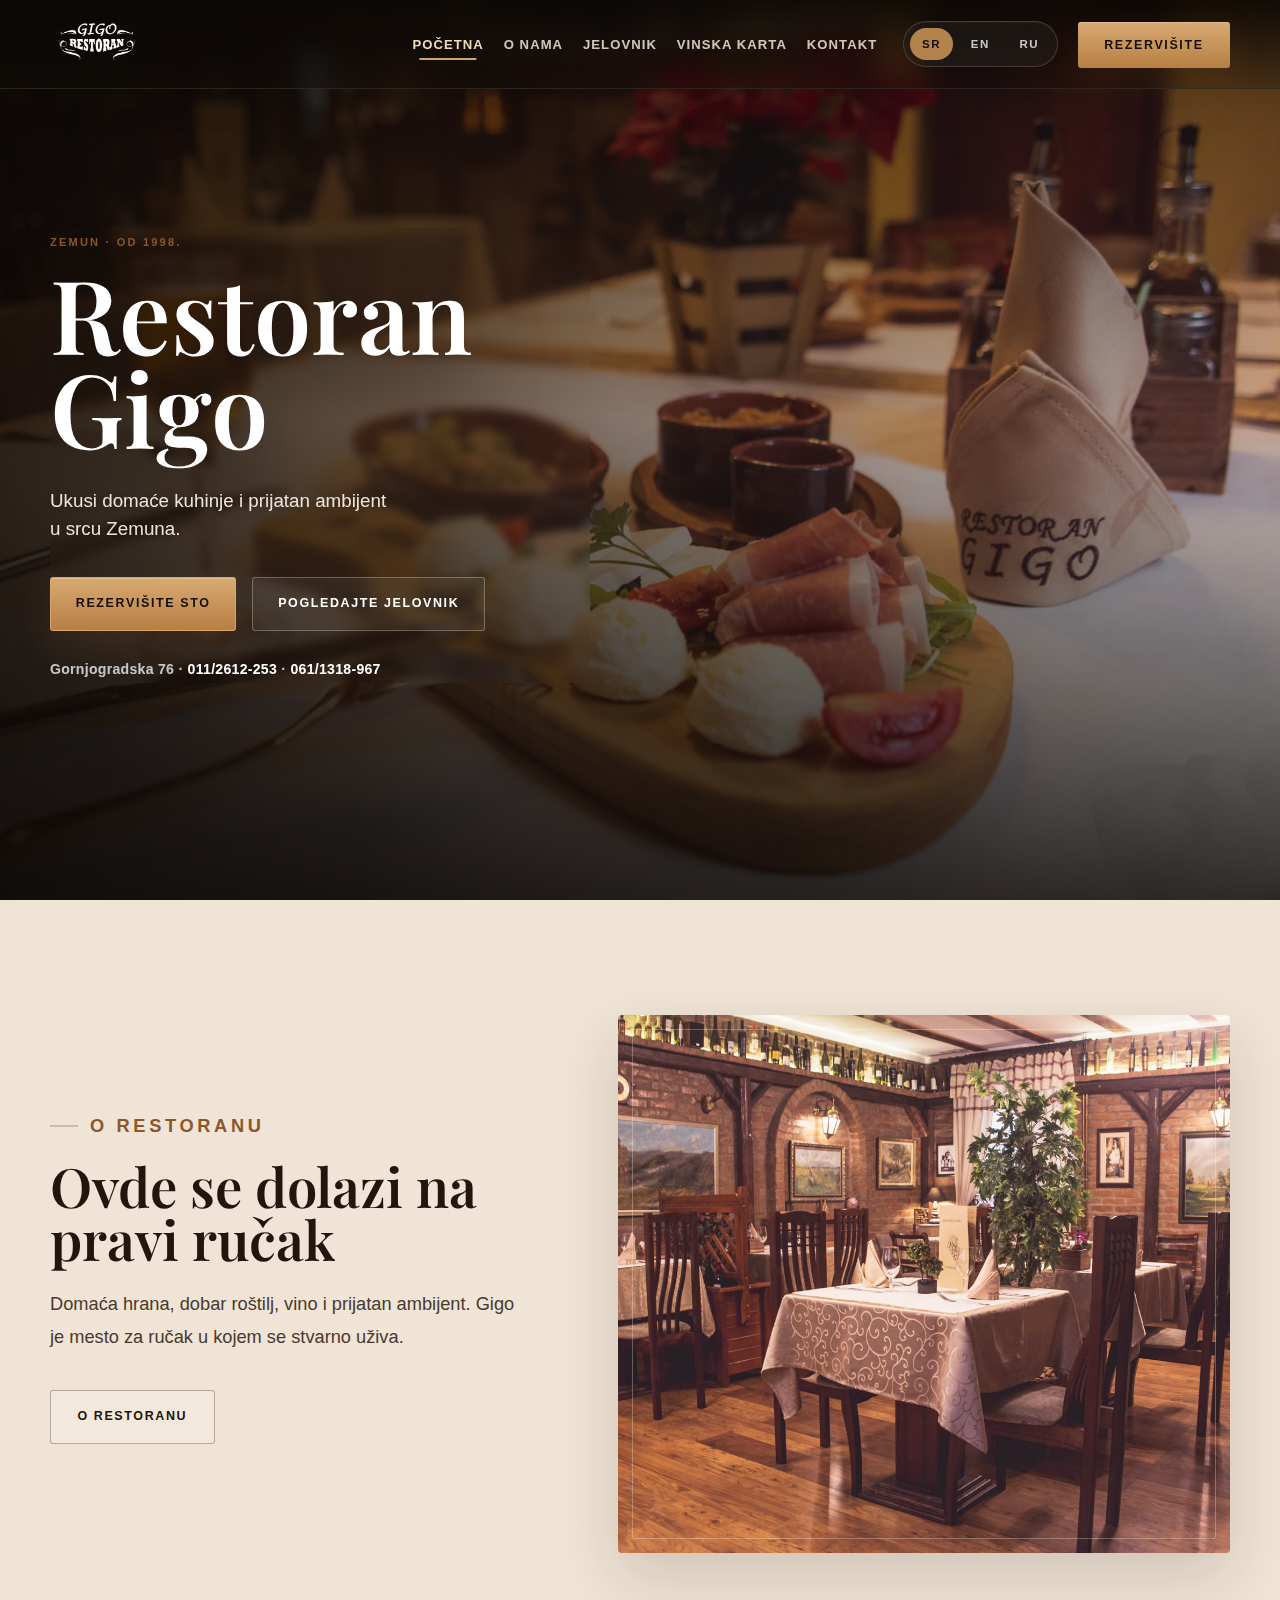
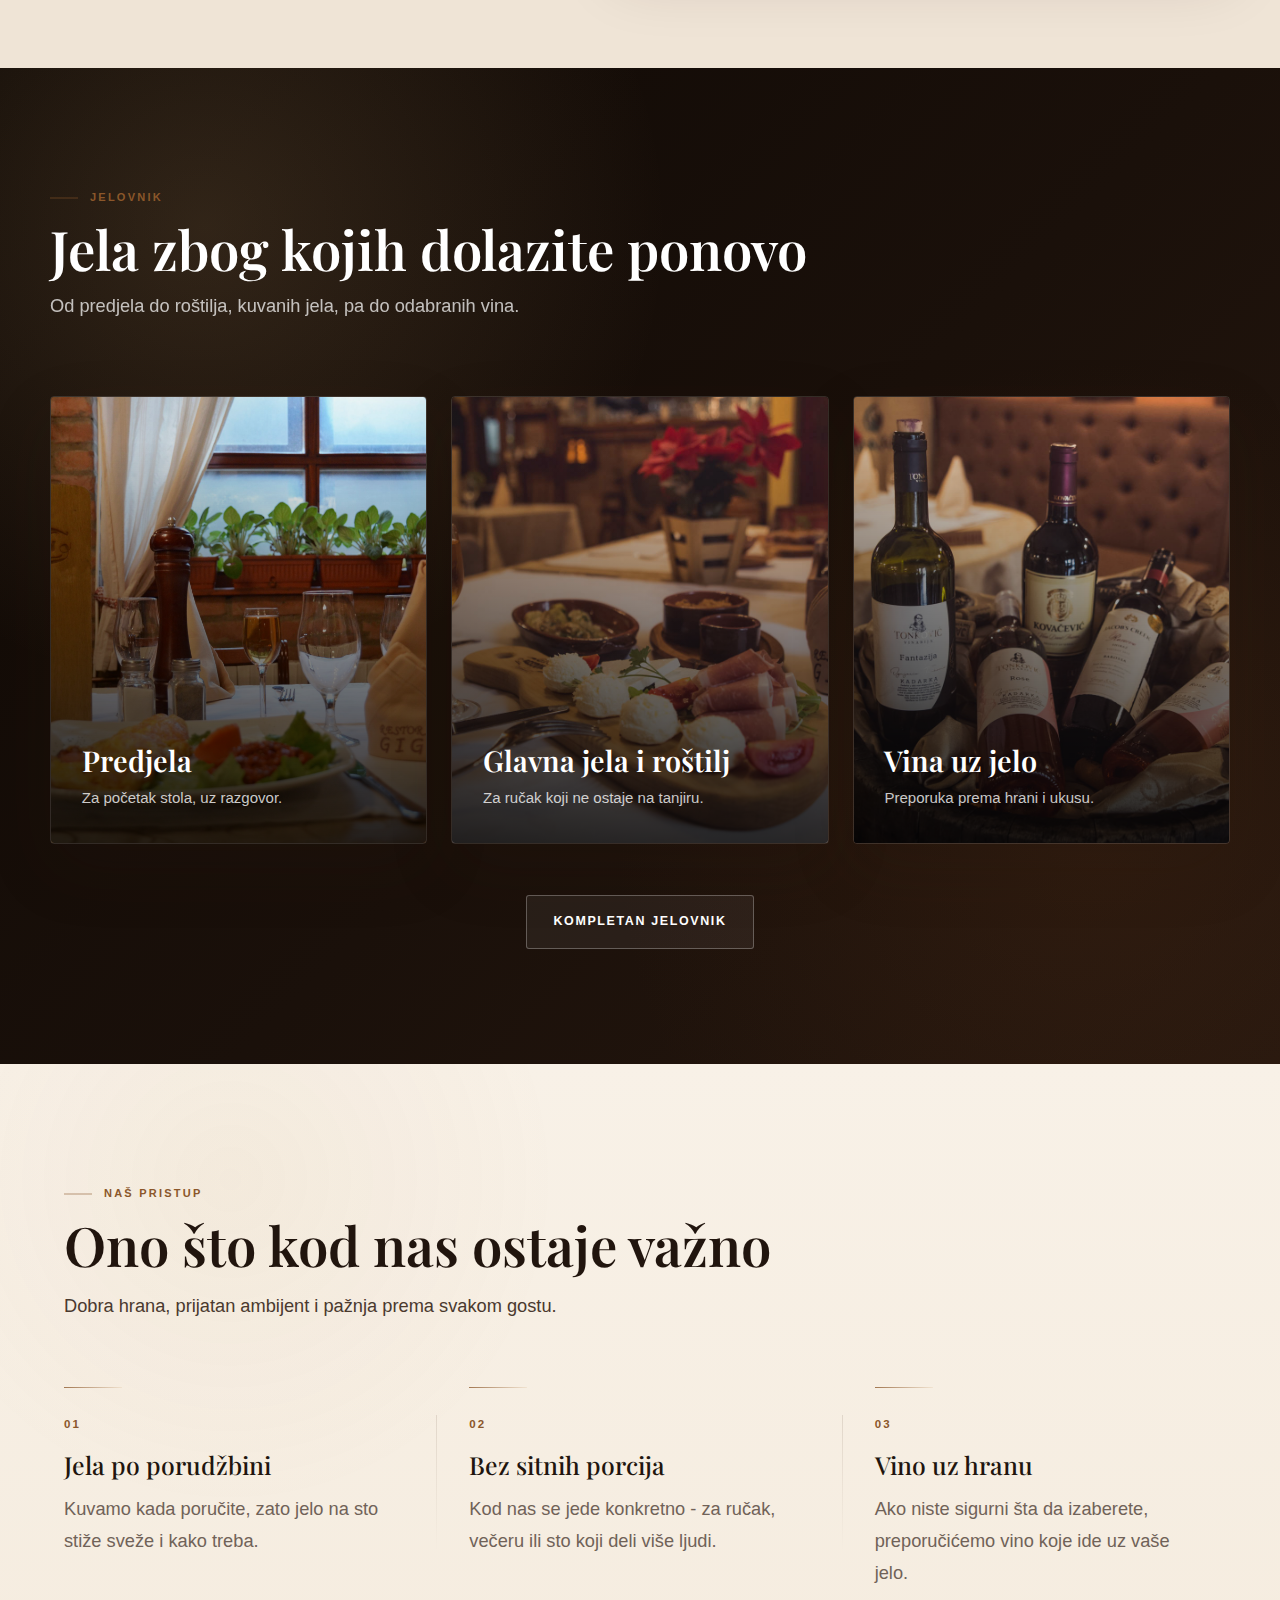
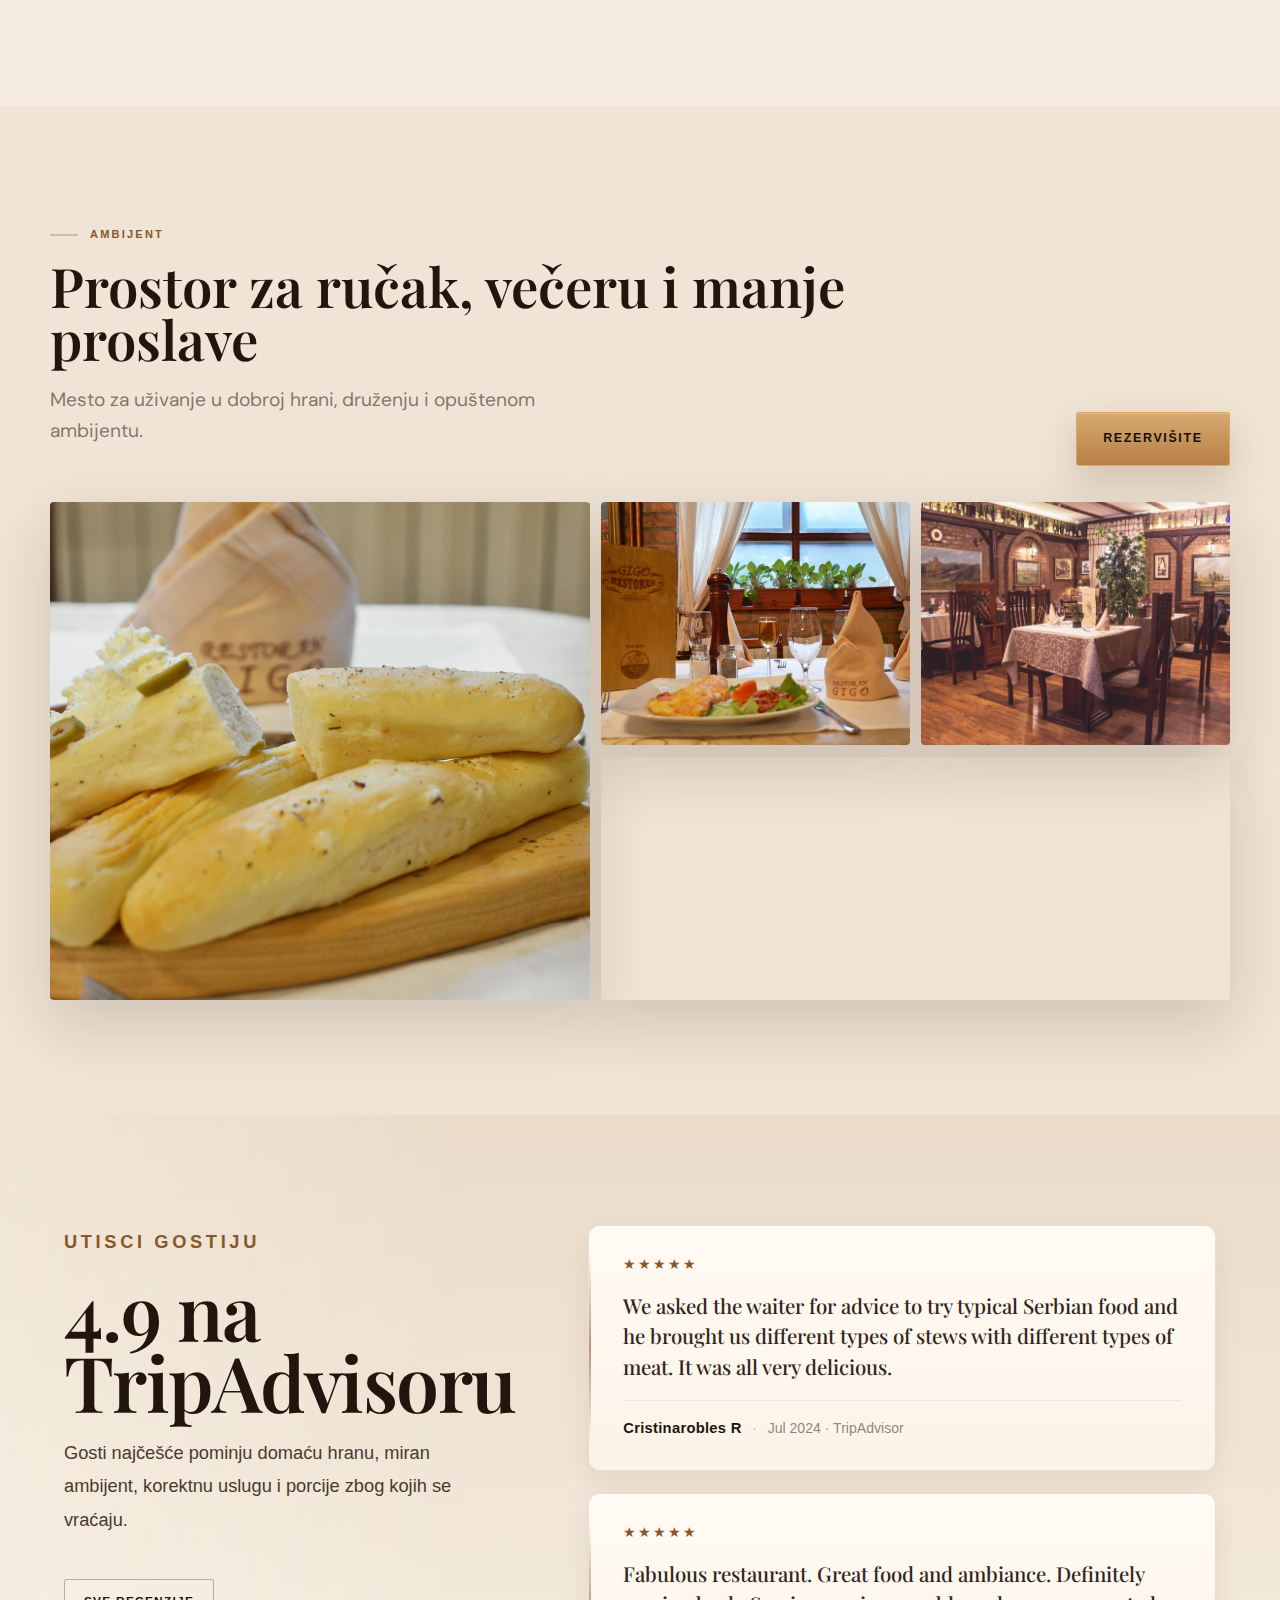
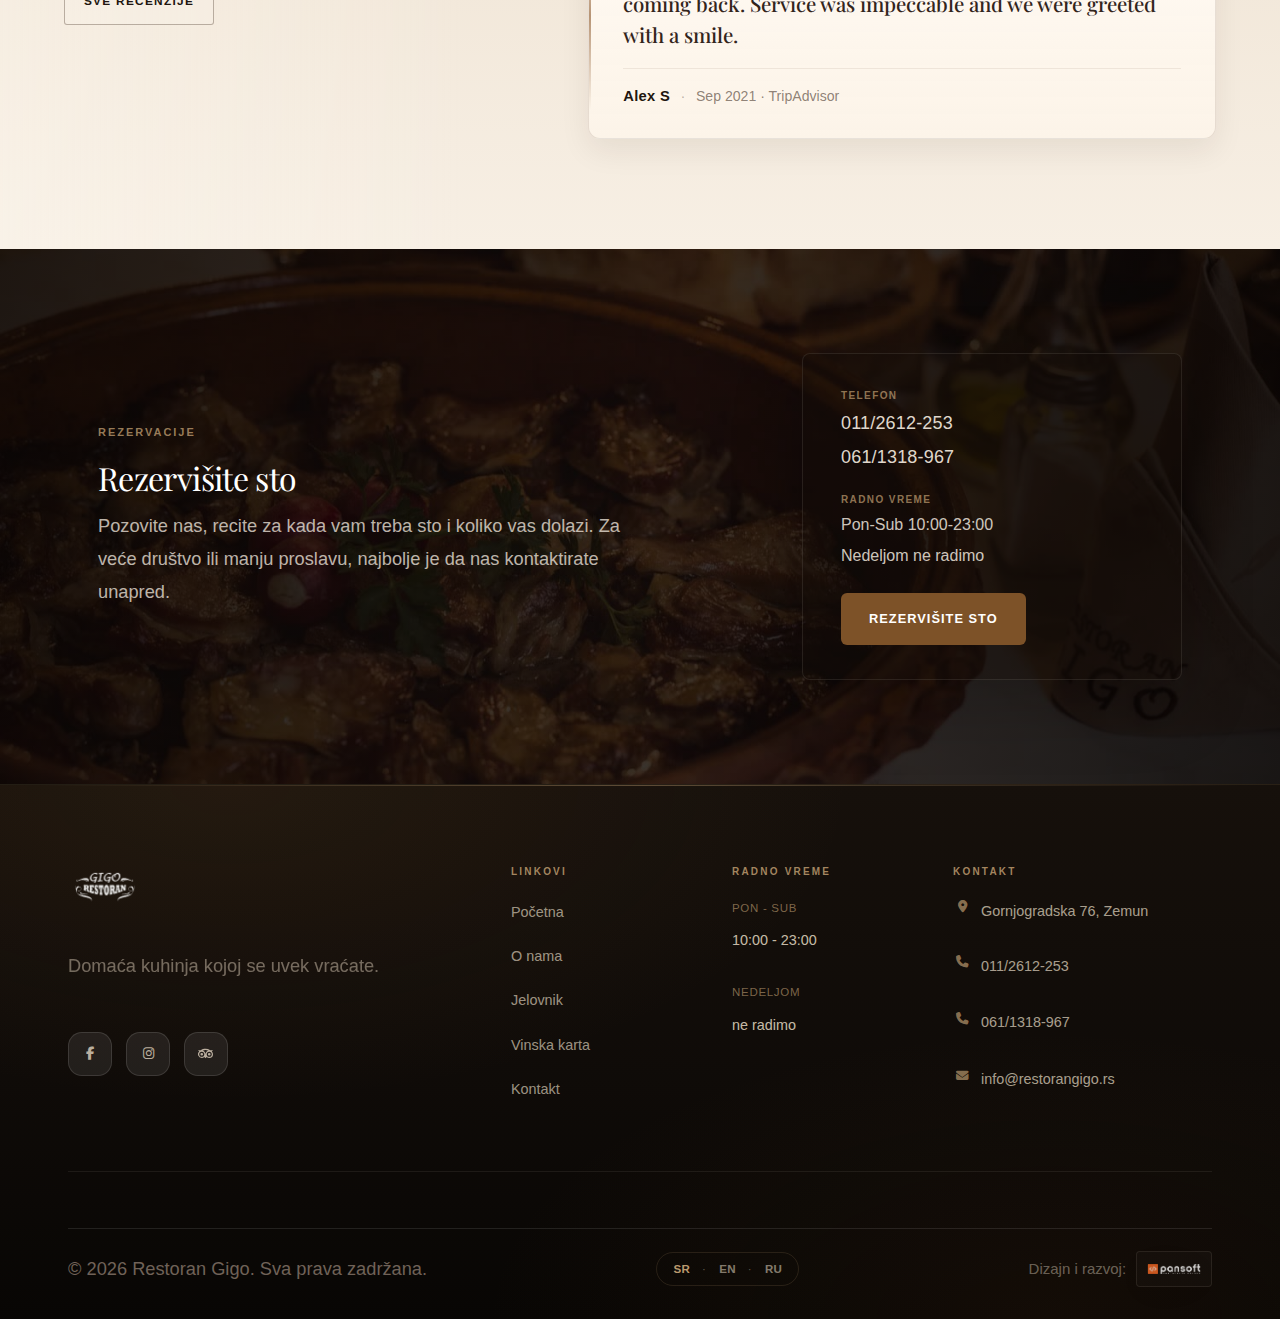
<file: index.html>
﻿<!DOCTYPE html>
<html lang="sr">
<head>
    <meta charset="UTF-8">
    <meta name="viewport" content="width=device-width, initial-scale=1.0">
    <meta name="description" content="Restoran Gigo u Zemunu - domaća jela, roštilj i vino za ručak, večeru i porodična okupljanja.">
    <title>Restoran Gigo - domaća kuhinja u Zemunu</title>
    <link rel="stylesheet" href="css/style.css">
    <link rel="stylesheet" href="css/pages.css">
    <link rel="stylesheet" href="css/landing.css">
    <link rel="preconnect" href="https://fonts.googleapis.com">
    <link rel="preconnect" href="https://fonts.gstatic.com" crossorigin>
    <link href="https://fonts.googleapis.com/css2?family=Playfair+Display:ital,wght@0,400;0,600;0,700;1,400;1,600&family=Lato:wght@300;400;700&family=DM+Sans:wght@400;500&display=swap" rel="stylesheet">
    <link rel="stylesheet" href="https://cdnjs.cloudflare.com/ajax/libs/font-awesome/6.4.0/css/all.min.css">
</head>
<body class="page-home-modern">
    <!-- Navigation -->
    <nav class="navbar" id="navbar">
        <div class="container">
            <div class="nav-wrapper">
                <a href="index.html" class="logo" aria-label="Restoran Gigo">
                    <img src="images/logo-beli.png" alt="" class="logo-img" data-logo-default="images/logo-beli.png" data-logo-inverse="images/logo-beli.png">
                </a>
                
                <button class="mobile-toggle" id="mobileToggle" aria-label="Toggle menu">
                    <span></span>
                    <span></span>
                    <span></span>
                </button>

                <ul class="nav-menu" id="navMenu">
                    <li><a href="index.html" class="nav-link active" aria-current="page">Početna</a></li>
                    <li><a href="o-nama.html" class="nav-link">O nama</a></li>
                    <li><a href="jelovnik.html" class="nav-link">Jelovnik</a></li>
                    <li><a href="vinska-karta.html" class="nav-link">Vinska karta</a></li>
                    <li><a href="kontakt.html" class="nav-link">Kontakt</a></li>
                    <li class="nav-lang">
                        <div class="lang-switch" aria-label="Language switch">
                            <a href="index.html" class="active" aria-current="page">SR</a>
                            <a href="en/index.html">EN</a>
                            <a href="ru/index.html">RU</a>
                        </div>
                    </li>
                    <li><a href="tel:+381112612253" class="btn-reserve">Rezervišite</a></li>
                </ul>
            </div>
        </div>
    </nav>

    <main>
        <section class="hero home-hero">
            <div class="hero-slider" aria-hidden="true">
                <div class="hero-slide active"><img src="images/galerija%203.jpg" alt=""></div>
            </div>
            <div class="hero-overlay"></div>
            <div class="hero-content">
                <div class="container home-hero-grid">
                    <div class="hero-text">
                        <p class="hero-kicker">Zemun · od 1998.</p>
                        <h1 class="hero-title">Restoran Gigo</h1>
                        <p class="hero-tagline">Ukusi domaće kuhinje i prijatan ambijent<br>u srcu Zemuna.</p>
                        <div class="hero-buttons">
                            <a href="kontakt.html" class="btn btn-primary">Rezervišite sto</a>
                            <a href="jelovnik.html" class="btn btn-secondary">Pogledajte jelovnik</a>
                        </div>
                        <p class="hero-contact-line">Gornjogradska 76 · <a href="tel:+381112612253">011/2612-253</a> · <a href="tel:+381611318967">061/1318-967</a></p>
                    </div>
                </div>
            </div>
        </section>

        <section class="home-intro section-padding">
            <div class="container home-split">
                <div class="home-copy">
                    <p class="section-subtitle">O restoranu</p>
                    <h2 class="section-title">Ovde se dolazi na pravi ručak</h2>
                    <p class="text-large">Domaća hrana, dobar roštilj, vino i prijatan ambijent. Gigo je mesto za ručak u kojem se stvarno uživa.</p>
                    <a href="o-nama.html" class="btn btn-outline">O restoranu</a>
                </div>
                <div class="home-image-stack">
                    <img class="home-image-large" src="images/galerija%206.jpg" alt="Enterijer Restorana Gigo" loading="lazy">
                </div>
            </div>
        </section>

        <section class="home-menu-showcase section-padding">
            <div class="container">
                <div class="home-section-head">
                    <div>
                        <p class="section-subtitle">Jelovnik</p>
                        <h2 class="section-title">Jela zbog kojih dolazite ponovo</h2>
                        <p class="section-note">Od predjela do roštilja, kuvanih jela, pa do odabranih vina.</p>
                    </div>
                </div>
                <div class="signature-grid">
                    <a href="jelovnik.html#predjela" class="signature-item">
                        <img src="images/galerija%202.jpg" alt="Predjela" loading="lazy">
                        <div class="signature-copy">
                            <h3>Predjela</h3>
                            <p>Za početak stola, uz razgovor.</p>
                        </div>
                    </a>
                    <a href="jelovnik.html#glavna-jela" class="signature-item signature-item--large">
                        <img src="images/galerija%203.jpg" alt="Glavna jela" loading="lazy">
                        <div class="signature-copy">
                            <h3>Glavna jela i roštilj</h3>
                            <p>Za ručak koji ne ostaje na tanjiru.</p>
                        </div>
                    </a>
                    <a href="vinska-karta.html" class="signature-item">
                        <img src="images/vinska-karta-sekcija.png" alt="Vinska karta" loading="lazy">
                        <div class="signature-copy">
                            <h3>Vina uz jelo</h3>
                            <p>Preporuka prema hrani i ukusu.</p>
                        </div>
                    </a>
                </div>
                <div class="menu-cta-row">
                    <a href="jelovnik.html" class="btn btn-outline">Kompletan jelovnik</a>
                </div>
            </div>
        </section>

        <section class="home-standards section-padding">
            <div class="container">
                <div class="standards-head">
                    <p class="section-subtitle">NAŠ PRISTUP</p>
                    <h2 class="section-title">Ono što kod nas ostaje važno</h2>
                    <p>Dobra hrana, prijatan ambijent i pažnja prema svakom gostu.</p>
                </div>
                <div class="standards-grid">
                    <div class="standard-line">
                        <span>01</span>
                        <h3>Jela po porudžbini</h3>
                        <p>Kuvamo kada poručite, zato jelo na sto stiže sveže i kako treba.</p>
                    </div>
                    <div class="standard-line">
                        <span>02</span>
                        <h3>Bez sitnih porcija</h3>
                        <p>Kod nas se jede konkretno - za ručak, večeru ili sto koji deli više ljudi.</p>
                    </div>
                    <div class="standard-line">
                        <span>03</span>
                        <h3>Vino uz hranu</h3>
                        <p>Ako niste sigurni šta da izaberete, preporučićemo vino koje ide uz vaše jelo.</p>
                    </div>
                </div>
            </div>
        </section>

        <section class="home-gallery-strip section-padding">
            <div class="container">
                <div class="home-section-head">
                    <div>
                        <p class="section-subtitle">Ambijent</p>
                        <h2 class="section-title">Prostor za ručak, večeru i manje proslave</h2>
                        <p class="section-note gallery-subtitle">Mesto za uživanje u dobroj hrani, druženju i opuštenom ambijentu.</p>
                    </div>
                    <a href="kontakt.html" class="btn btn-primary">Rezervišite</a>
                </div>
            </div>
            <div class="gallery-rail" aria-label="Galerija restorana">
                <img src="images/gakerija%201.jpg" alt="Restoran Gigo" loading="lazy">
                <img src="images/galerija%202.jpg" alt="Restoran Gigo" loading="lazy">
                <img src="images/galerija%206.jpg" alt="Restoran Gigo" loading="lazy">
                <img src="images/galerija%205.jpg" alt="Restoran Gigo" loading="lazy">
            </div>
        </section>

        <section class="reviews-section home-reviews">
            <div class="container reviews-layout">
                <div class="reviews-head">
                    <p class="section-subtitle">UTISCI GOSTIJU</p>
                    <h2 class="section-title">4.9 na TripAdvisoru</h2>
                    <p>Gosti najčešće pominju domaću hranu, miran ambijent, korektnu uslugu i porcije zbog kojih se vraćaju.</p>
                    <a href="https://www.tripadvisor.com/Restaurant_Review-g1898555-d7704633-Reviews-Restoran_Gigo-Zemun_Belgrade.html" target="_blank" rel="noopener noreferrer" class="btn btn-outline">Sve recenzije</a>
                </div>
                <div class="reviews-grid" aria-label="TripAdvisor recenzije">
                    <figure class="review-card review-card--tripadvisor">
                        <div class="review-stars" aria-label="Ocena 5 od 5">★★★★★</div>
                        <blockquote>
                            <p>We asked the waiter for advice to try typical Serbian food and he brought us different types of stews with different types of meat. It was all very delicious.</p>
                        </blockquote>
                        <figcaption class="review-meta">
                            <strong>Cristinarobles R</strong>
                            <span>Jul 2024 · TripAdvisor</span>
                        </figcaption>
                    </figure>
                    <figure class="review-card review-card--tripadvisor">
                        <div class="review-stars" aria-label="Ocena 5 od 5">★★★★★</div>
                        <blockquote>
                            <p>Fabulous restaurant. Great food and ambiance. Definitely coming back. Service was impeccable and we were greeted with a smile.</p>
                        </blockquote>
                        <figcaption class="review-meta">
                            <strong>Alex S</strong>
                            <span>Sep 2021 · TripAdvisor</span>
                        </figcaption>
                    </figure>
                </div>
            </div>
        </section>

        <section class="home-final-cta cta-section--split">
            <div class="cta-overlay"></div>
            <div class="cta-split-container">
                <div class="cta-split-left">
                    <span class="cta-label">Rezervacije</span>
                    <h2 class="cta-split-title">Rezervišite sto</h2>
                    <p class="cta-split-text">Pozovite nas, recite za kada vam treba sto i koliko vas dolazi. Za veće društvo ili manju proslavu, najbolje je da nas kontaktirate unapred.</p>
                </div>
                <div class="cta-split-right">
                    <div class="cta-info-block">
                        <div class="cta-info-item">
                            <span class="cta-info-label">Telefon</span>
                            <a href="tel:+381112612253" class="cta-info-value">011/2612-253</a>
                            <a href="tel:+381611318967" class="cta-info-value">061/1318-967</a>
                        </div>
                        <div class="cta-info-item">
                            <span class="cta-info-label">Radno vreme</span>
                            <span class="cta-info-value">Pon-Sub 10:00-23:00</span>
                            <span class="cta-info-value">Nedeljom ne radimo</span>
                        </div>
                        <a href="kontakt.html" class="cta-split-btn">Rezervišite sto</a>
                    </div>
                </div>
            </div>
        </section>
    </main>

    <!-- Footer -->
    <footer class="footer footer--home">
        <div class="footer-inner">

            <!-- Upper grid -->
            <div class="footer-grid">

                <!-- Col 1: Brand -->
                <div class="footer-col footer-col--brand">
                    <a href="index.html" class="footer-brand" aria-label="Restoran Gigo">
                        <img src="images/logo-beli.png" alt="Restoran Gigo" class="footer-logo">
                    </a>
                    <p class="footer-tagline">Domaća kuhinja kojoj se uvek vraćate.</p>
                    <div class="social-links">
                        <a href="#" aria-label="Facebook"><i class="fab fa-facebook-f"></i></a>
                        <a href="#" aria-label="Instagram"><i class="fab fa-instagram"></i></a>
                        <a href="https://www.tripadvisor.com/Restaurant_Review-g1898555-d7704633-Reviews-Restoran_Gigo-Zemun_Belgrade.html" target="_blank" rel="noopener noreferrer" aria-label="TripAdvisor"><i class="fab fa-tripadvisor"></i></a>
                    </div>
                </div>

                <!-- Col 2: Nav -->
                <div class="footer-col">
                    <h4>Linkovi</h4>
                    <ul class="footer-links">
                        <li><a href="index.html">Početna</a></li>
                        <li><a href="o-nama.html">O nama</a></li>
                        <li><a href="jelovnik.html">Jelovnik</a></li>
                        <li><a href="vinska-karta.html">Vinska karta</a></li>
                        <li><a href="kontakt.html">Kontakt</a></li>
                    </ul>
                </div>

                <!-- Col 3: Hours -->
                <div class="footer-col">
                    <h4>Radno vreme</h4>
                    <ul class="footer-info">
                        <li>
                            <span class="fi-label">Pon - Sub</span>
                            <span class="fi-value">10:00 - 23:00</span>
                        </li>
                        <li>
                            <span class="fi-label">Nedeljom</span>
                            <span class="fi-value">ne radimo</span>
                        </li>
                    </ul>
                </div>

                <!-- Col 4: Contact -->
                <div class="footer-col">
                    <h4>Kontakt</h4>
                    <ul class="footer-info footer-info--contact">
                        <li><i class="fas fa-map-marker-alt"></i><span>Gornjogradska 76, Zemun</span></li>
                        <li><i class="fas fa-phone"></i><a href="tel:+381112612253">011/2612-253</a></li>
                        <li><i class="fas fa-phone"></i><a href="tel:+381611318967">061/1318-967</a></li>
                        <li><i class="fas fa-envelope"></i><a href="mailto:info@restorangigo.rs">info@restorangigo.rs</a></li>
                    </ul>
                </div>

            </div><!-- /footer-grid -->

            <!-- Bottom bar -->
            <div class="footer-bottom">
                <p class="footer-copy">&copy; 2026 Restoran Gigo. Sva prava zadržana.</p>
                <div class="footer-lang" aria-label="Language">
                    <a href="index.html" class="active" aria-current="page">SR</a>
                    <span aria-hidden="true">·</span>
                    <a href="en/index.html">EN</a>
                    <span aria-hidden="true">·</span>
                    <a href="ru/index.html">RU</a>
                </div>
                <div class="footer-credit">
                    <span>Dizajn i razvoj:</span>
                    <a href="https://pansoft.rs" target="_blank" rel="noopener noreferrer" aria-label="Pansoft">
                        <img src="images/pansoft%20logo%20bela%20slova-01.png" alt="Pansoft" class="footer-credit-logo">
                    </a>
                </div>
            </div>

        </div><!-- /footer-inner -->
    </footer>

    <!-- Back to Top -->
    <button class="back-to-top" id="backToTop" aria-label="Back to top">
        <i class="fas fa-arrow-up"></i>
    </button>

    <!-- Scripts -->
    <script src="js/main.js"></script>
</body>
</html>
</file>
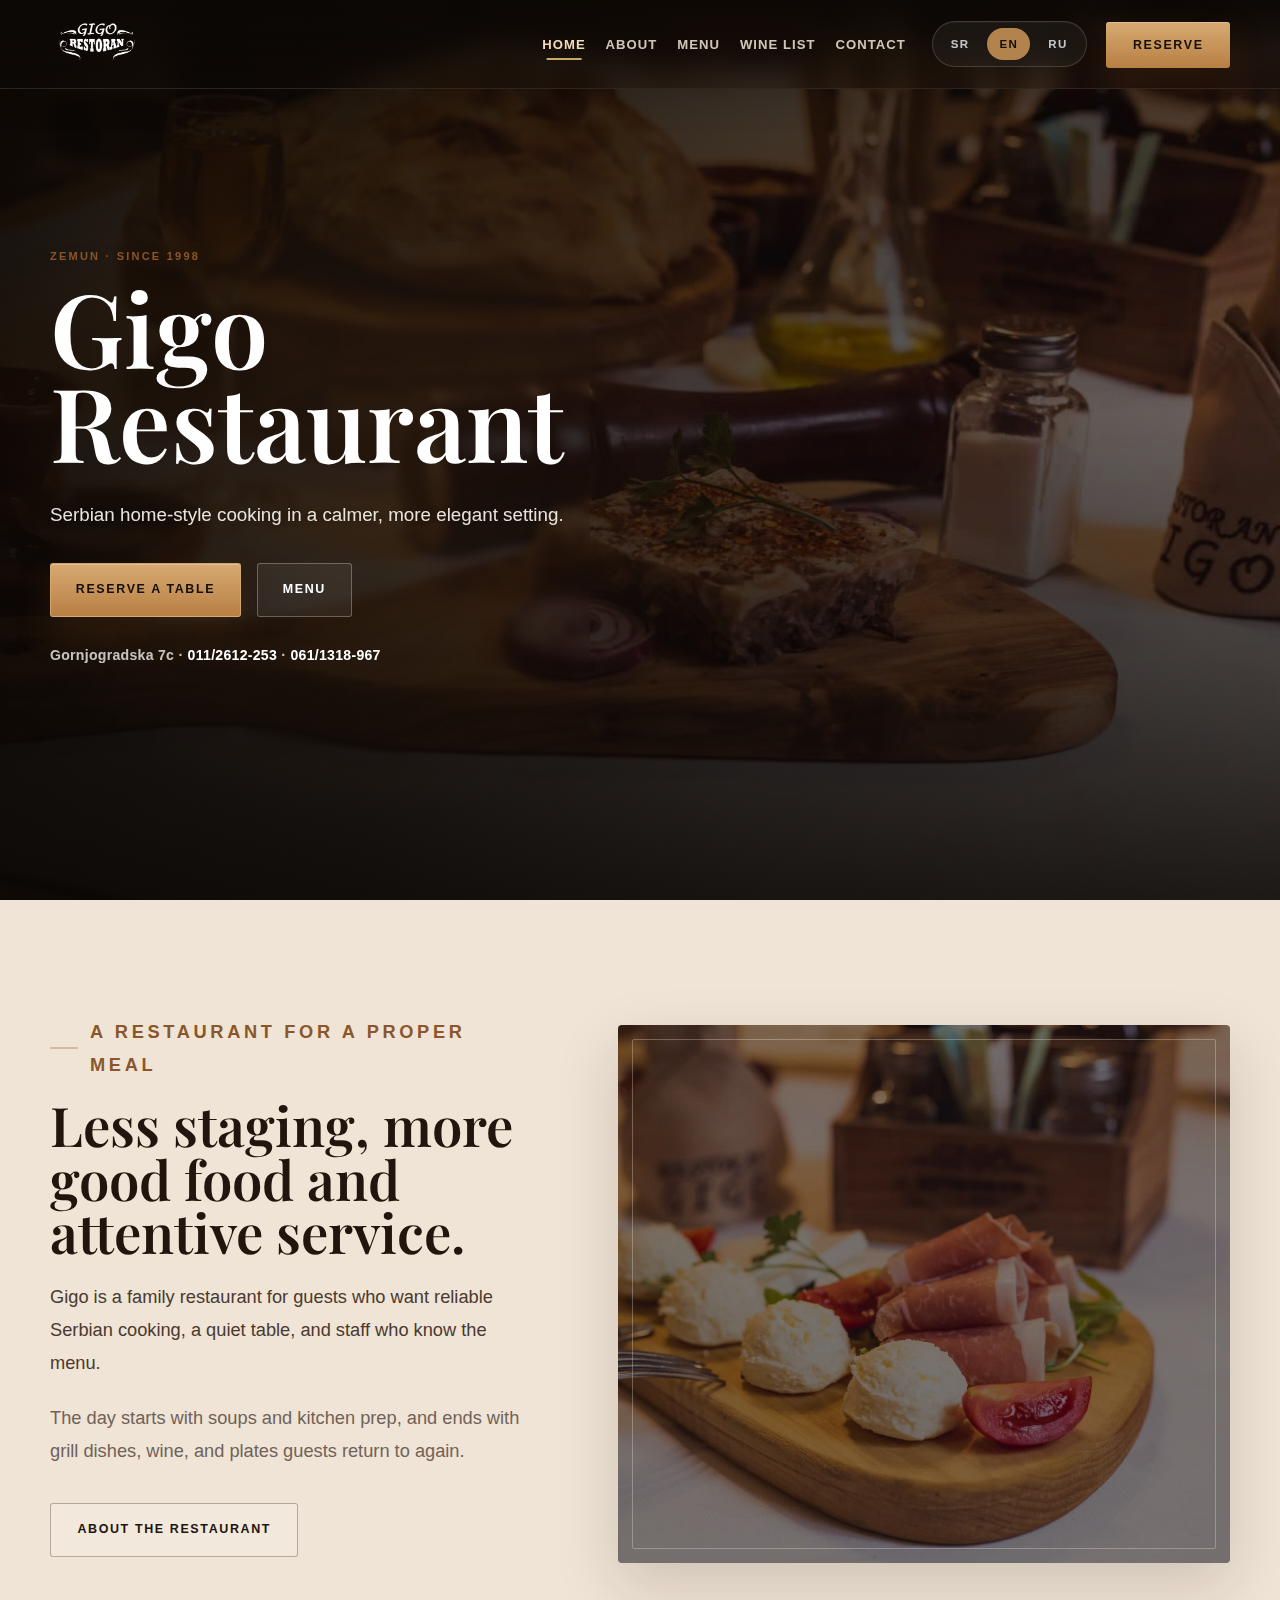
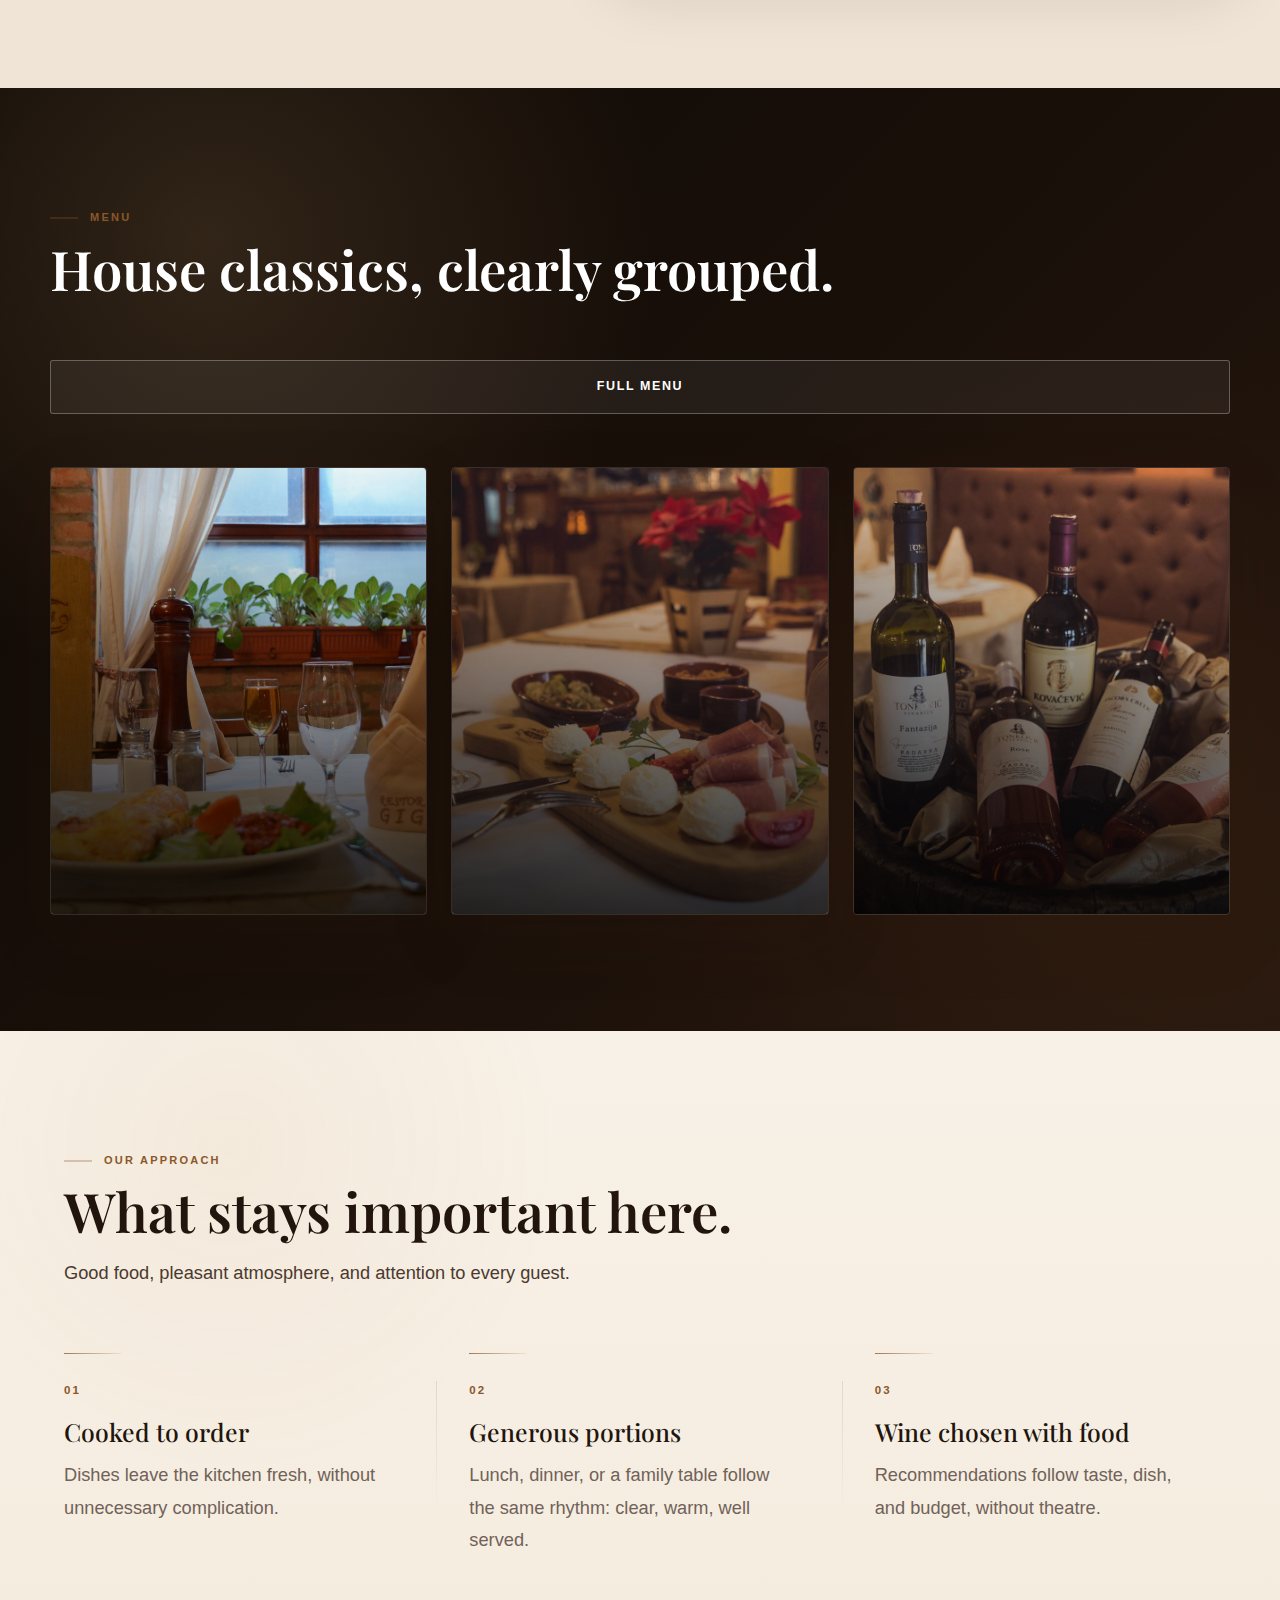
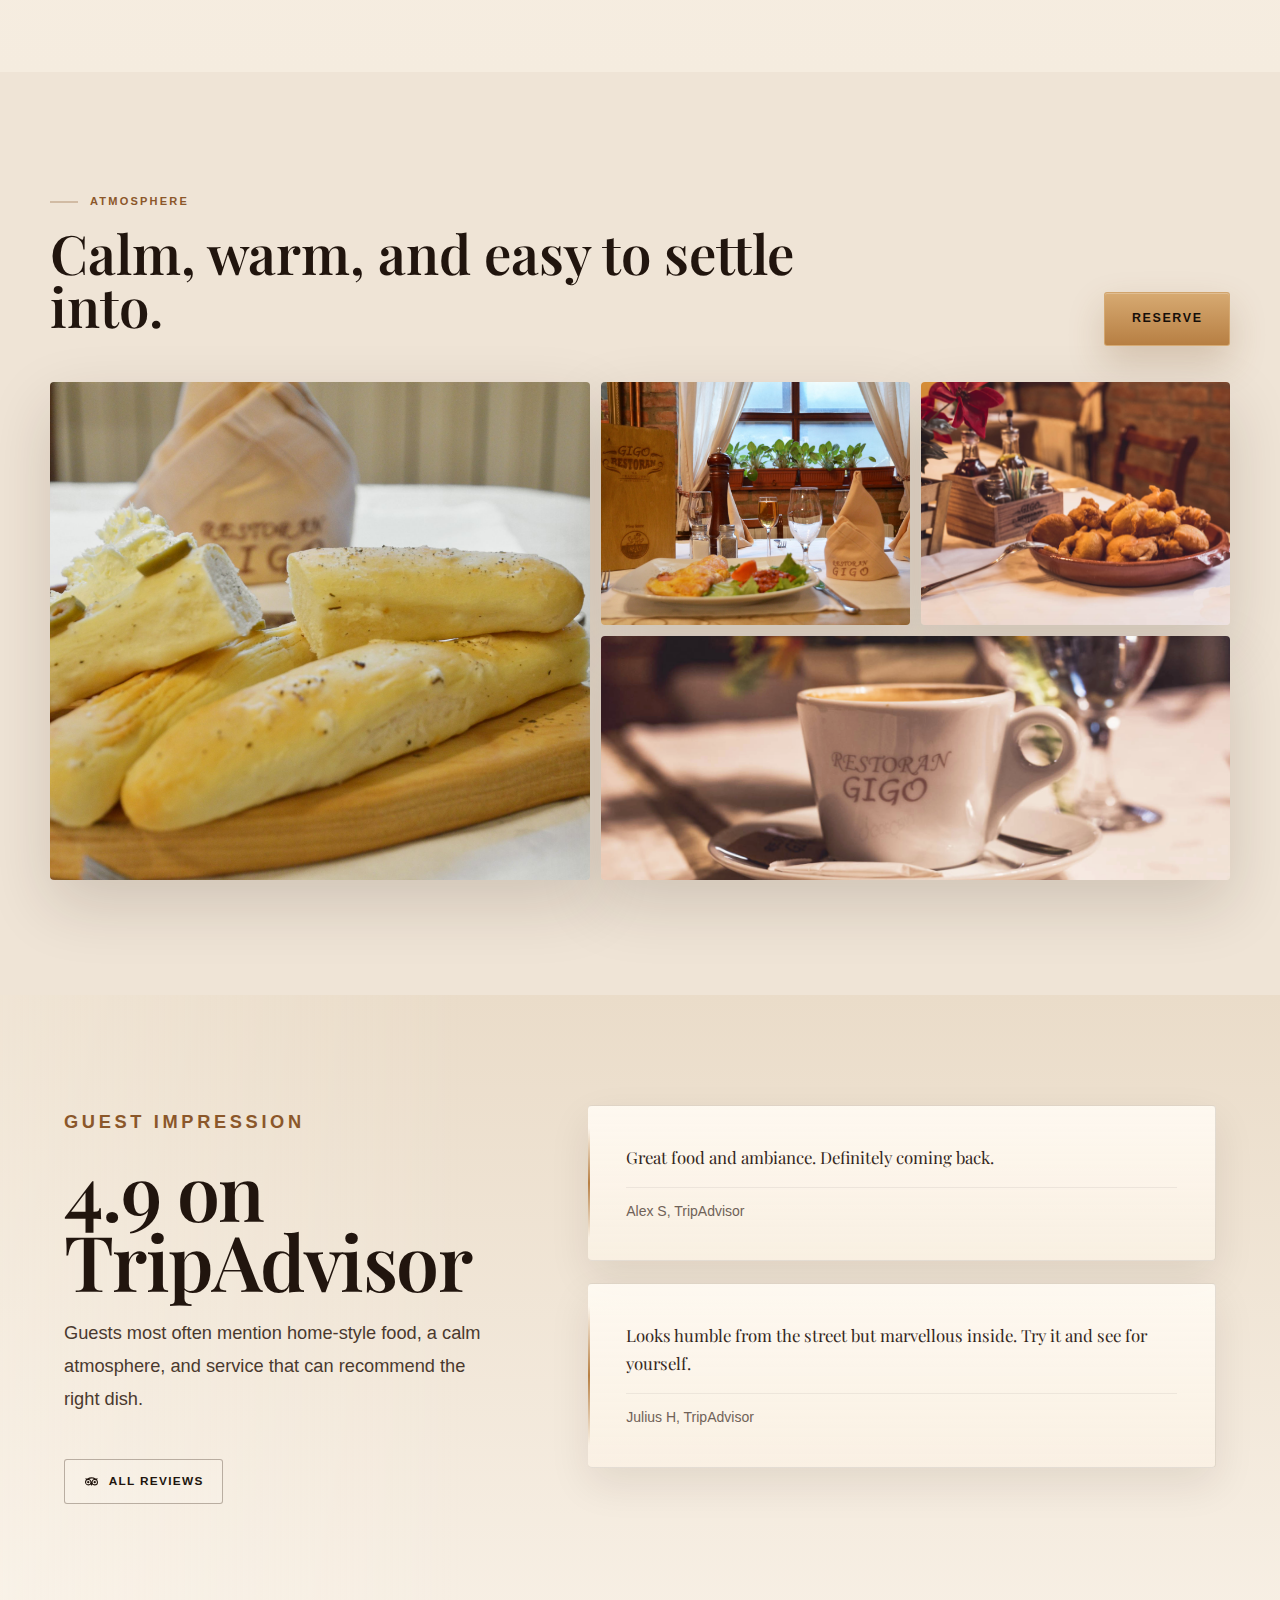
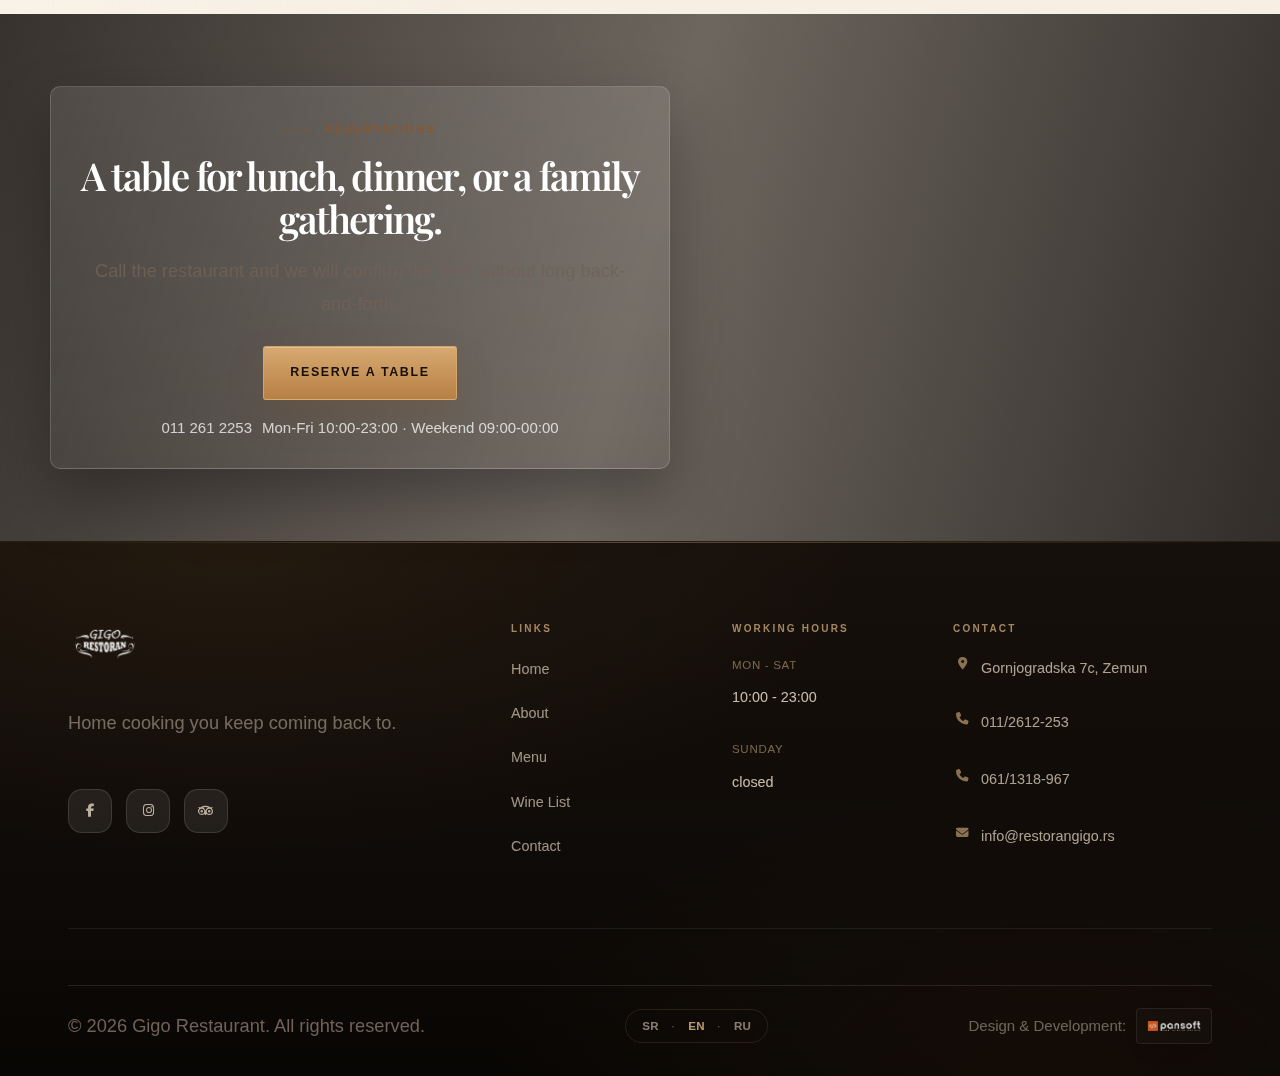
<file: en/index.html>
<!DOCTYPE html>
<html lang="en">
<head>
    <meta charset="UTF-8">
    <meta name="viewport" content="width=device-width, initial-scale=1.0">
    <meta name="description" content="Gigo Restaurant - 28 years of tradition and flavor. Authentic Serbian cuisine in the heart of the city." data-years-template="Gigo Restaurant - {years} years of tradition and flavor. Authentic Serbian cuisine in the heart of the city.">
    <title data-years-template="Gigo Restaurant - {years} Years of Tradition">Gigo Restaurant - 28 Years of Tradition</title>
    <link rel="stylesheet" href="../css/style.css">
    <link rel="stylesheet" href="../css/pages.css">
    <link rel="stylesheet" href="../css/landing.css">
    <link rel="preconnect" href="https://fonts.googleapis.com">
    <link rel="preconnect" href="https://fonts.gstatic.com" crossorigin>
    <link href="https://fonts.googleapis.com/css2?family=Playfair+Display:ital,wght@0,400;0,600;0,700;1,400;1,600&family=Lato:wght@300;400;700&display=swap" rel="stylesheet">
    <link rel="stylesheet" href="https://cdnjs.cloudflare.com/ajax/libs/font-awesome/6.4.0/css/all.min.css">
</head>
<body class="page-home-modern">
    <!-- Navigation -->
    <nav class="navbar" id="navbar">
        <div class="container">
            <div class="nav-wrapper">
                <a href="index.html" class="logo" aria-label="Gigo Restaurant">
                    <img src="../images/logo-beli.png" alt="Gigo Restaurant" class="logo-img" data-logo-default="../images/logo-beli.png" data-logo-inverse="../images/logo-beli.png">
                    <span class="visually-hidden">Gigo Restaurant</span>
                </a>
                
                <button class="mobile-toggle" id="mobileToggle" aria-label="Toggle menu">
                    <span></span>
                    <span></span>
                    <span></span>
                </button>

                <ul class="nav-menu" id="navMenu">
                    <li><a href="index.html" class="nav-link active" aria-current="page">Home</a></li>
                    <li><a href="o-nama.html" class="nav-link">About</a></li>
                    <li><a href="jelovnik.html" class="nav-link">Menu</a></li>
                    <li><a href="vinska-karta.html" class="nav-link">Wine List</a></li>
                    <li><a href="kontakt.html" class="nav-link">Contact</a></li>
                    <li class="nav-lang">
                        <div class="lang-switch" aria-label="Language switch">
                            <a href="../index.html">SR</a>
                            <a href="index.html" class="active" aria-current="page">EN</a>
                            <a href="../ru/index.html">RU</a>
                        </div>
                    </li>
                    <li><a href="tel:+381112612253" class="btn-reserve">Reserve</a></li>
                </ul>
            </div>
        </div>
    </nav>

    <main>
        <section class="hero home-hero">
            <div class="hero-slider" aria-hidden="true">
                <div class="hero-slide active"><img src="../images/image-29.jpg" alt=""></div>
                <div class="hero-slide"><img src="../images/image-30.jpg" alt=""></div>
                <div class="hero-slide"><img src="../images/image-31.jpg" alt=""></div>
                <div class="hero-slide"><img src="../images/image-32.jpg" alt=""></div>
            </div>
            <div class="hero-overlay"></div>
            <div class="hero-content">
                <div class="container home-hero-grid">
                    <div class="hero-text">
                        <p class="hero-kicker">Zemun · since 1998</p>
                        <h1 class="hero-title">Gigo Restaurant</h1>
                        <p class="hero-tagline">Serbian home-style cooking in a calmer, more elegant setting.</p>
                        <p class="hero-description">Grill, soups, traditional dishes, and a wine list made for lunch, dinner, and family gatherings.</p>
                        <div class="hero-buttons">
                            <a href="kontakt.html" class="btn btn-primary">Reserve a table</a>
                            <a href="jelovnik.html" class="btn btn-secondary">Menu</a>
                        </div>
                        <p class="hero-contact-line">Gornjogradska 7c · <a href="tel:+381112612253">011/2612-253</a> · <a href="tel:+381611318967">061/1318-967</a></p>
                    </div>
                </div>
            </div>
            <div class="hero-slider-nav" aria-label="Slider navigation">
                <button type="button" class="slider-dot active" data-slide="0" aria-label="First slide"></button>
                <button type="button" class="slider-dot" data-slide="1" aria-label="Second slide"></button>
                <button type="button" class="slider-dot" data-slide="2" aria-label="Third slide"></button>
                <button type="button" class="slider-dot" data-slide="3" aria-label="Fourth slide"></button>
            </div>
        </section>

        <section class="home-intro section-padding">
            <div class="container home-split">
                <div class="home-copy">
                    <p class="section-subtitle">A restaurant for a proper meal</p>
                    <h2 class="section-title">Less staging, more good food and attentive service.</h2>
                    <p class="text-large">Gigo is a family restaurant for guests who want reliable Serbian cooking, a quiet table, and staff who know the menu.</p>
                    <p>The day starts with soups and kitchen prep, and ends with grill dishes, wine, and plates guests return to again.</p>
                    <a href="o-nama.html" class="btn btn-outline">About the restaurant</a>
                </div>
                <div class="home-image-stack">
                    <img class="home-image-large" src="../images/image-30.jpg" alt="Gigo Restaurant interior" loading="lazy">
                    <img class="home-image-small" src="../images/galerija%203.jpg" alt="Dish from Gigo Restaurant" loading="lazy">
                </div>
            </div>
        </section>

        <section class="home-menu-showcase section-padding">
            <div class="container">
                <div class="home-section-head">
                    <div>
                        <p class="section-subtitle">Menu</p>
                        <h2 class="section-title">House classics, clearly grouped.</h2>
                    </div>
                    <a href="jelovnik.html" class="btn btn-outline">Full menu</a>
                </div>
                <div class="signature-grid">
                    <a href="jelovnik.html#predjela" class="signature-item"><img src="../images/galerija%202.jpg" alt="Starters" loading="lazy"><span>Starters</span></a>
                    <a href="jelovnik.html#glavna-jela" class="signature-item signature-item--large"><img src="../images/galerija%203.jpg" alt="Main dishes" loading="lazy"><span>Main dishes and grill</span></a>
                    <a href="vinska-karta.html" class="signature-item"><img src="../images/vinska-karta-sekcija.png" alt="Wine list" loading="lazy"><span>Wine with food</span></a>
                </div>
            </div>
        </section>

        <section class="home-standards section-padding">
            <div class="container">
                <div class="standards-head">
                    <p class="section-subtitle">Our approach</p>
                    <h2 class="section-title">What stays important here.</h2>
                    <p>Good food, pleasant atmosphere, and attention to every guest.</p>
                </div>
                <div class="standards-grid">
                    <div class="standard-line"><span>01</span><h3>Cooked to order</h3><p>Dishes leave the kitchen fresh, without unnecessary complication.</p></div>
                    <div class="standard-line"><span>02</span><h3>Generous portions</h3><p>Lunch, dinner, or a family table follow the same rhythm: clear, warm, well served.</p></div>
                    <div class="standard-line"><span>03</span><h3>Wine chosen with food</h3><p>Recommendations follow taste, dish, and budget, without theatre.</p></div>
                </div>
            </div>
        </section>

        <section class="home-gallery-strip section-padding">
            <div class="container">
                <div class="home-section-head">
                    <div><p class="section-subtitle">Atmosphere</p><h2 class="section-title">Calm, warm, and easy to settle into.</h2></div>
                    <a href="kontakt.html" class="btn btn-primary">Reserve</a>
                </div>
            </div>
            <div class="gallery-rail" aria-label="Restaurant gallery">
                <img src="../images/gakerija%201.jpg" alt="Gigo Restaurant" loading="lazy">
                <img src="../images/galerija%202.jpg" alt="Gigo Restaurant" loading="lazy">
                <img src="../images/galerija%204.jpg" alt="Gigo Restaurant" loading="lazy">
                <img src="../images/galerija%205.jpg" alt="Gigo Restaurant" loading="lazy">
            </div>
        </section>

        <section class="reviews-section home-reviews">
            <div class="container reviews-layout">
                <div class="reviews-head">
                    <p class="section-subtitle">Guest impression</p>
                    <h2 class="section-title">4.9 on TripAdvisor</h2>
                    <p>Guests most often mention home-style food, a calm atmosphere, and service that can recommend the right dish.</p>
                    <a href="https://www.tripadvisor.com/Restaurant_Review-g1898555-d7704633-Reviews-Restoran_Gigo-Zemun_Belgrade.html" target="_blank" rel="noopener noreferrer" class="btn btn-outline"><i class="fab fa-tripadvisor" aria-hidden="true"></i> All reviews</a>
                </div>
                <div class="reviews-grid">
                    <figure class="review-card"><blockquote><p>Great food and ambiance. Definitely coming back.</p></blockquote><figcaption><span class="review-author">Alex S, TripAdvisor</span></figcaption></figure>
                    <figure class="review-card"><blockquote><p>Looks humble from the street but marvellous inside. Try it and see for yourself.</p></blockquote><figcaption><span class="review-author">Julius H, TripAdvisor</span></figcaption></figure>
                </div>
            </div>
        </section>

        <section class="cta-section cta-section--premium home-final-cta">
            <div class="cta-overlay"></div>
            <div class="container">
                <div class="cta-content">
                    <div class="cta-panel">
                        <p class="section-subtitle light">Reservations</p>
                        <h2>A table for lunch, dinner, or a family gathering.</h2>
                        <p>Call the restaurant and we will confirm the time without long back-and-forth.</p>
                        <a href="kontakt.html" class="btn btn-primary-large">Reserve a table</a>
                        <div class="cta-trust" aria-label="Quick contact"><a href="tel:+381112612253">011 261 2253</a><span class="cta-trust-hours">Mon-Fri 10:00-23:00 · Weekend 09:00-00:00</span></div>
                    </div>
                </div>
            </div>
        </section>
    </main>

    <!-- Footer -->
    <footer class="footer footer--home">
        <div class="footer-inner">
            <div class="footer-grid">
                <div class="footer-col footer-col--brand">
                    <a href="index.html" class="footer-brand" aria-label="Gigo Restaurant">
                        <img src="../images/logo-beli.png" alt="Gigo Restaurant" class="footer-logo">
                    </a>
                    <p class="footer-tagline">Home cooking you keep coming back to.</p>
                    <div class="social-links">
                        <a href="#" aria-label="Facebook"><i class="fab fa-facebook-f"></i></a>
                        <a href="#" aria-label="Instagram"><i class="fab fa-instagram"></i></a>
                        <a href="https://www.tripadvisor.com/Restaurant_Review-g1898555-d7704633-Reviews-Restoran_Gigo-Zemun_Belgrade.html" target="_blank" rel="noopener noreferrer" aria-label="TripAdvisor"><i class="fab fa-tripadvisor"></i></a>
                    </div>
                </div>
                <div class="footer-col">
                    <h4>Links</h4>
                    <ul class="footer-links">
                        <li><a href="index.html">Home</a></li>
                        <li><a href="o-nama.html">About</a></li>
                        <li><a href="jelovnik.html">Menu</a></li>
                        <li><a href="vinska-karta.html">Wine List</a></li>
                        <li><a href="kontakt.html">Contact</a></li>
                    </ul>
                </div>
                <div class="footer-col">
                    <h4>Working hours</h4>
                    <ul class="footer-info">
                        <li>
                            <span class="fi-label">Mon - Sat</span>
                            <span class="fi-value">10:00 - 23:00</span>
                        </li>
                        <li>
                            <span class="fi-label">Sunday</span>
                            <span class="fi-value">closed</span>
                        </li>
                    </ul>
                </div>
                <div class="footer-col">
                    <h4>Contact</h4>
                    <ul class="footer-info footer-info--contact">
                        <li><i class="fas fa-map-marker-alt"></i><span>Gornjogradska 7c, Zemun</span></li>
                        <li><i class="fas fa-phone"></i><a href="tel:+381112612253">011/2612-253</a></li>
                        <li><i class="fas fa-phone"></i><a href="tel:+381611318967">061/1318-967</a></li>
                        <li><i class="fas fa-envelope"></i><a href="mailto:info@restorangigo.rs">info@restorangigo.rs</a></li>
                    </ul>
                </div>
            </div>
            <div class="footer-bottom">
                <p class="footer-copy">&copy; 2026 Gigo Restaurant. All rights reserved.</p>
                <div class="footer-lang" aria-label="Language">
                    <a href="../index.html">SR</a>
                    <span aria-hidden="true">·</span>
                    <a href="index.html" class="active" aria-current="page">EN</a>
                    <span aria-hidden="true">·</span>
                    <a href="../ru/index.html">RU</a>
                </div>
                <div class="footer-credit">
                    <span>Design &amp; Development:</span>
                    <a href="https://pansoft.rs" target="_blank" rel="noopener noreferrer" aria-label="Pansoft">
                        <img src="../images/pansoft%20logo%20bela%20slova-01.png" alt="Pansoft" class="footer-credit-logo">
                    </a>
                </div>
            </div>
        </div>
    </footer>

    <!-- Back to Top -->
    <button class="back-to-top" id="backToTop" aria-label="Back to top">
        <i class="fas fa-arrow-up"></i>
    </button>

    <!-- Scripts -->
    <script src="../js/main.js"></script>
</body>
</html>
</file>
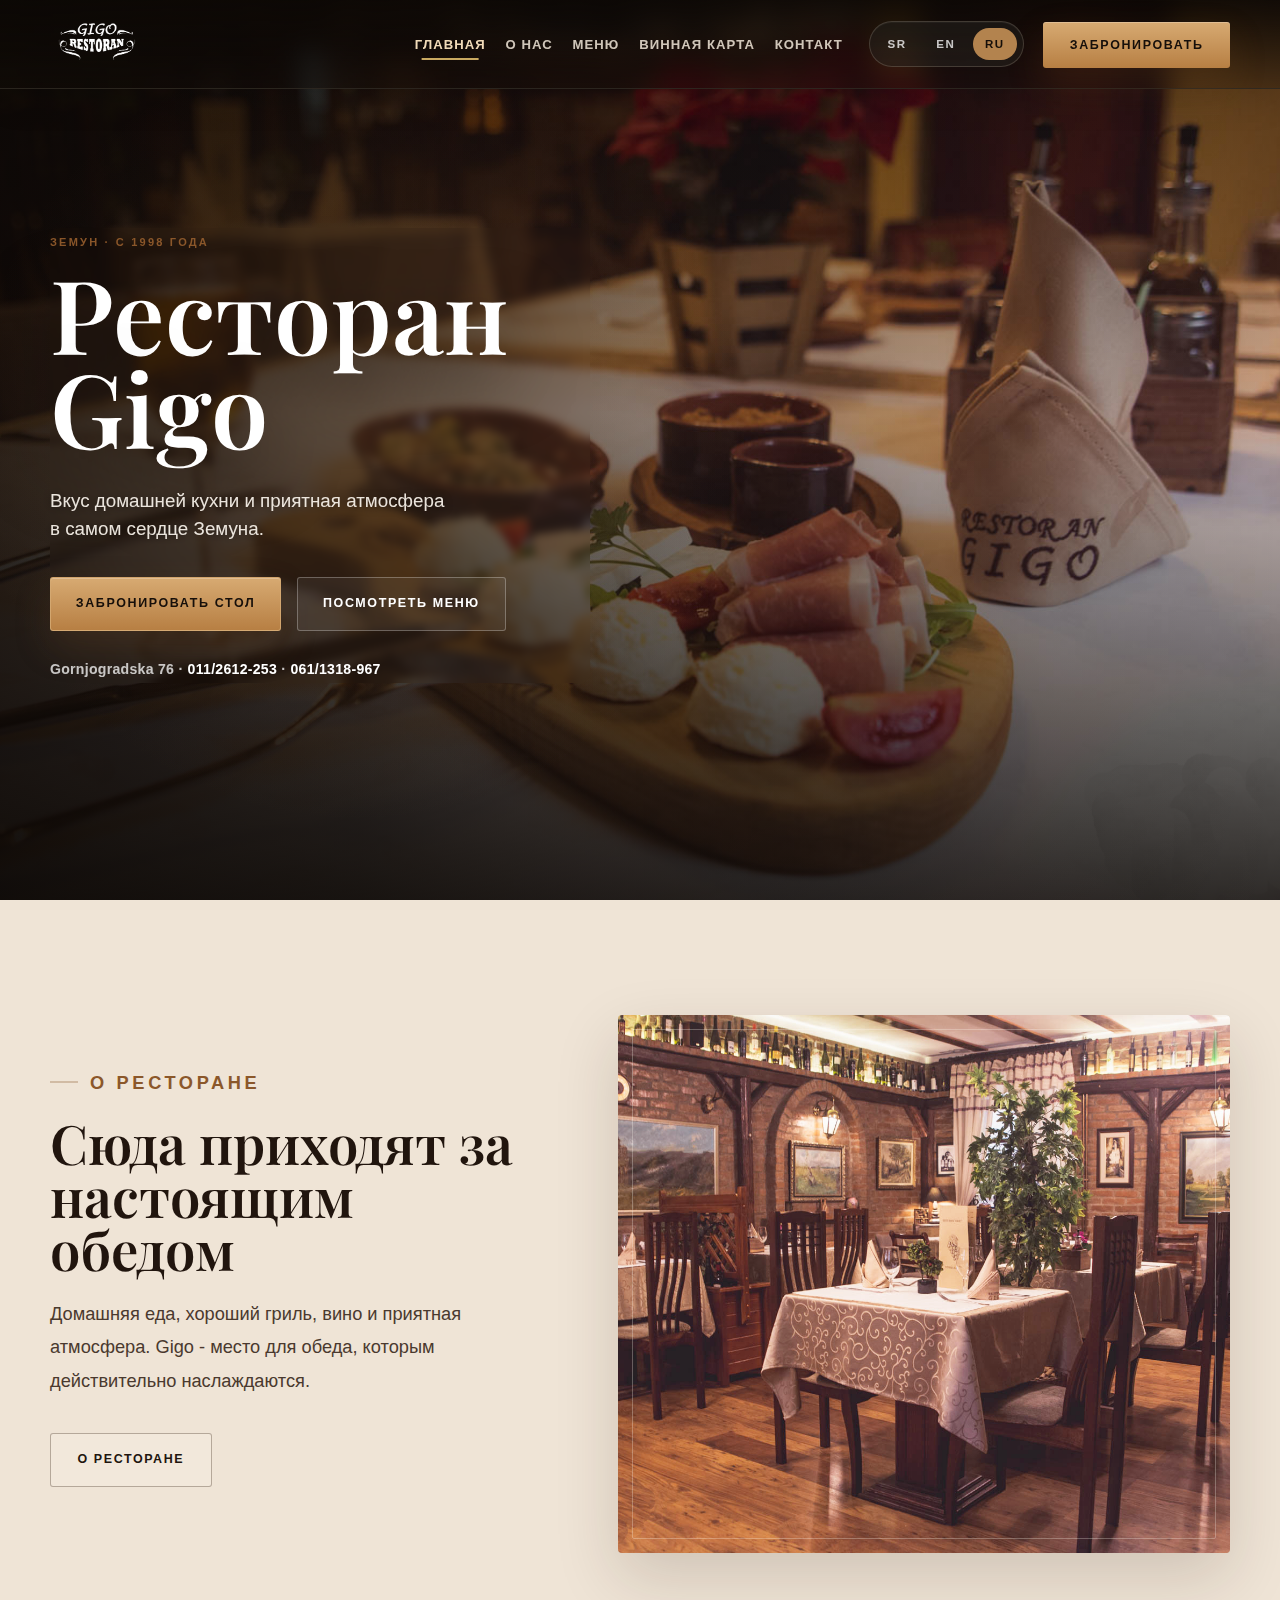
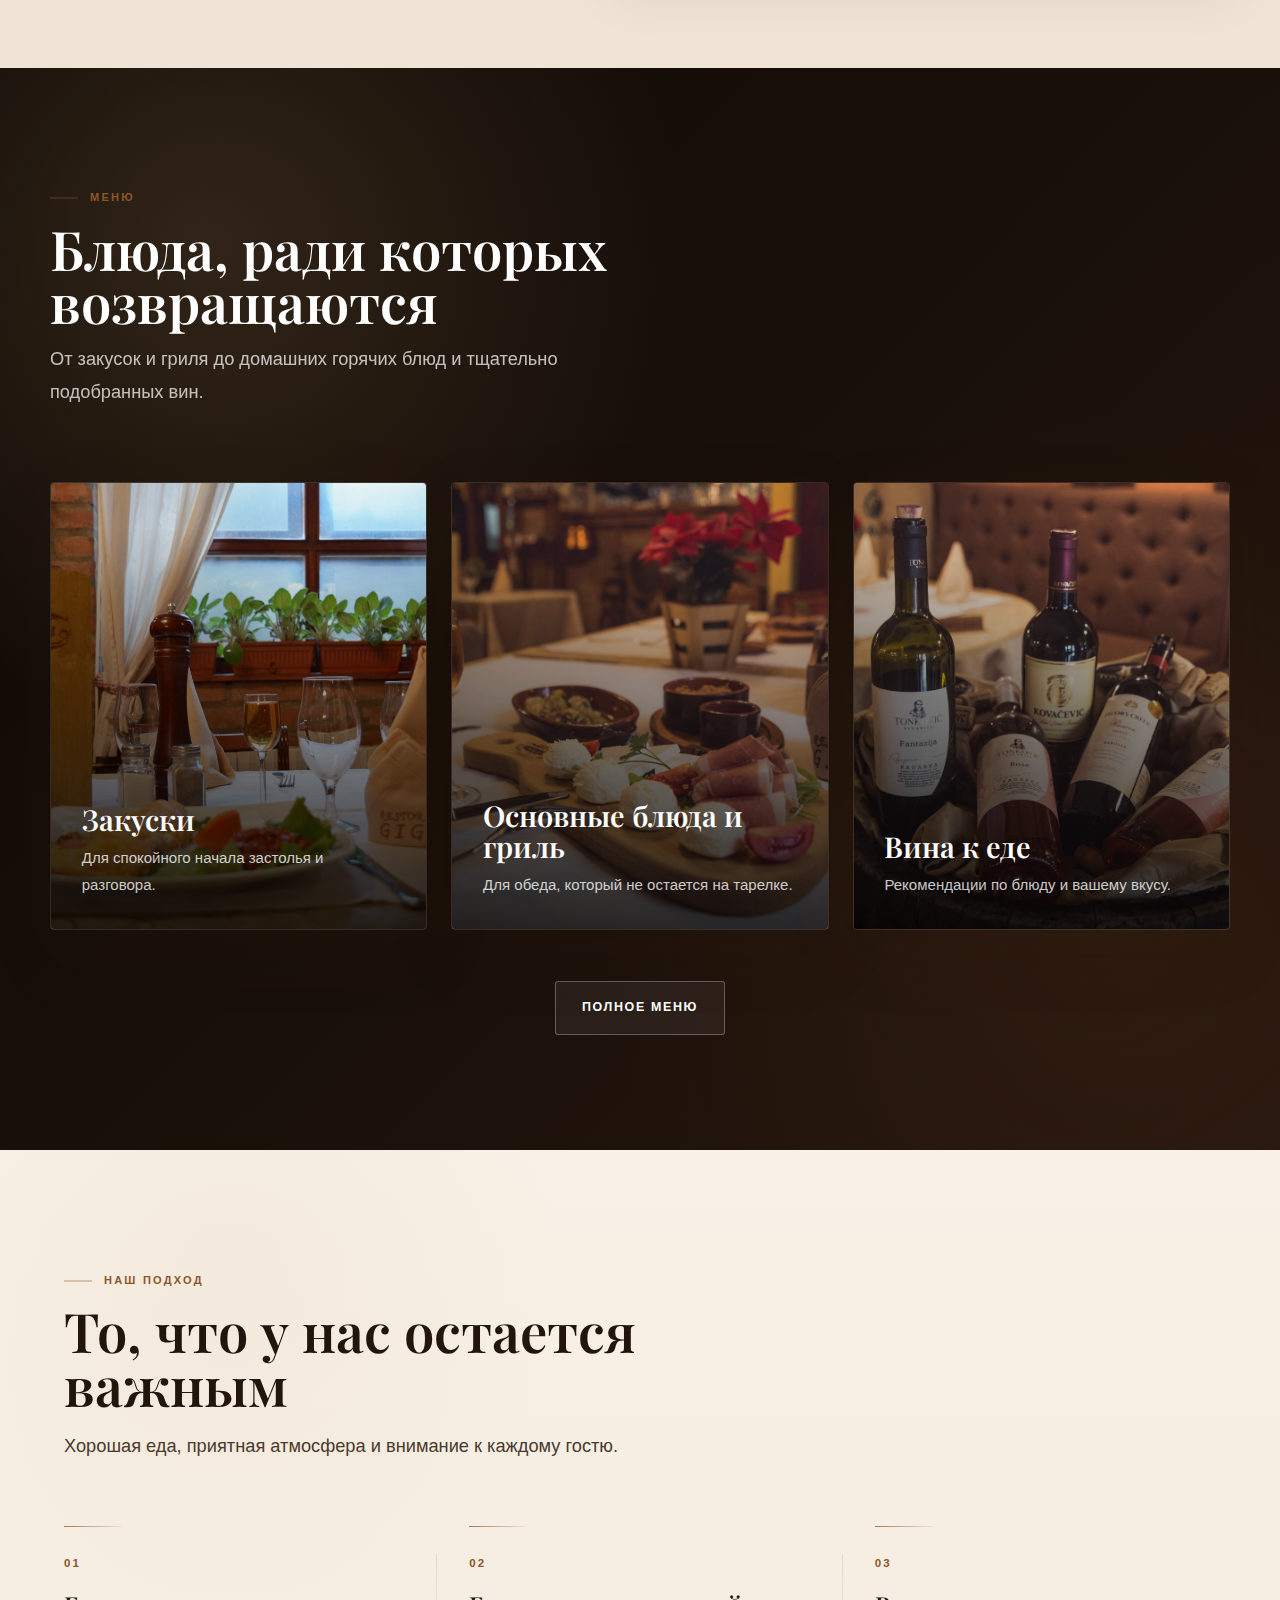
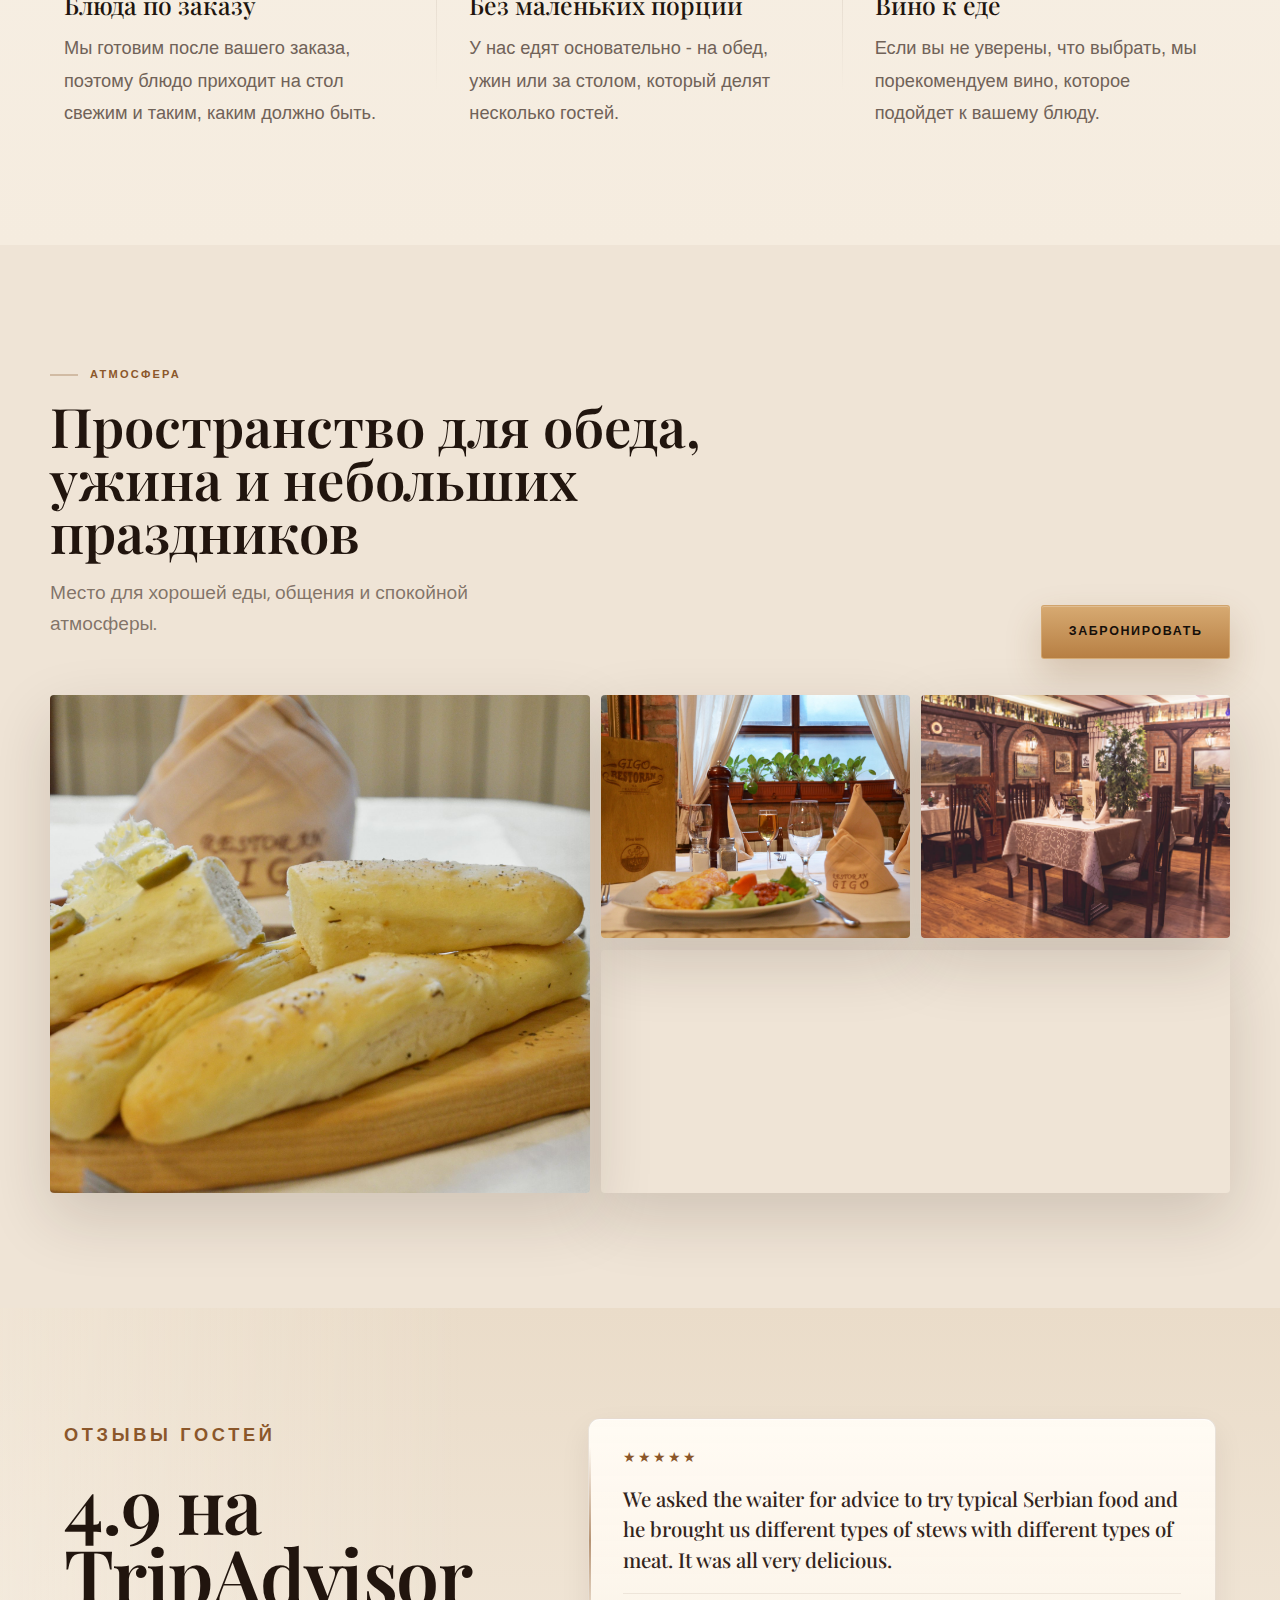
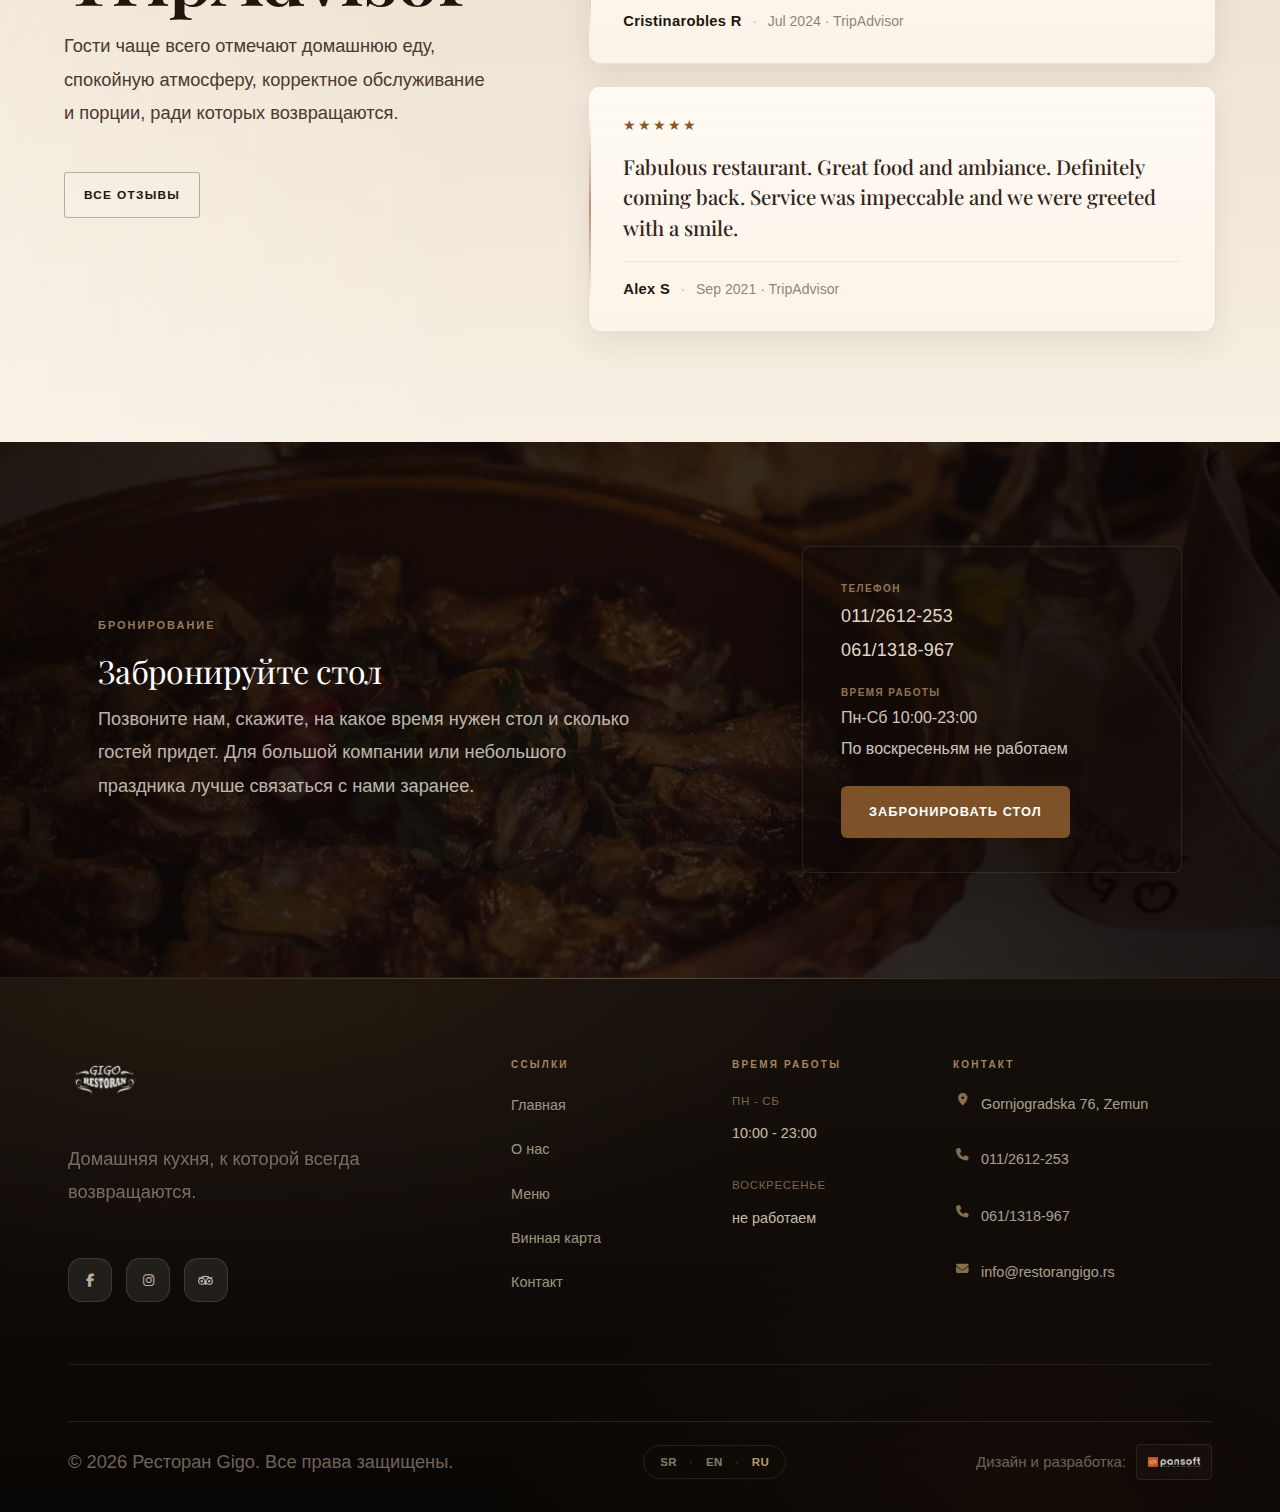
<file: ru/index.html>
<!DOCTYPE html>
<html lang="ru">
<head>
    <meta charset="UTF-8">
    <meta name="viewport" content="width=device-width, initial-scale=1.0">
    <meta name="description" content="Ресторан Gigo в Земуне - домашняя кухня, гриль и вина для обеда, ужина и семейных встреч.">
    <title>Ресторан Gigo - домашняя кухня в Земуне</title>
    <link rel="stylesheet" href="../css/style.css">
    <link rel="stylesheet" href="../css/pages.css">
    <link rel="stylesheet" href="../css/landing.css">
    <link rel="preconnect" href="https://fonts.googleapis.com">
    <link rel="preconnect" href="https://fonts.gstatic.com" crossorigin>
    <link href="https://fonts.googleapis.com/css2?family=Playfair+Display:ital,wght@0,400;0,600;0,700;1,400;1,600&family=Lato:wght@300;400;700&family=DM+Sans:wght@400;500&display=swap" rel="stylesheet">
    <link rel="stylesheet" href="https://cdnjs.cloudflare.com/ajax/libs/font-awesome/6.4.0/css/all.min.css">
</head>
<body class="page-home-modern">
    <nav class="navbar" id="navbar">
        <div class="container">
            <div class="nav-wrapper">
                <a href="index.html" class="logo" aria-label="Ресторан Gigo">
                    <img src="../images/logo-beli.png" alt="" class="logo-img" data-logo-default="../images/logo-beli.png" data-logo-inverse="../images/logo-beli.png">
                </a>
                
                <button class="mobile-toggle" id="mobileToggle" aria-label="Открыть меню">
                    <span></span>
                    <span></span>
                    <span></span>
                </button>

                <ul class="nav-menu" id="navMenu">
                    <li><a href="index.html" class="nav-link active" aria-current="page">Главная</a></li>
                    <li><a href="o-nama.html" class="nav-link">О нас</a></li>
                    <li><a href="jelovnik.html" class="nav-link">Меню</a></li>
                    <li><a href="vinska-karta.html" class="nav-link">Винная карта</a></li>
                    <li><a href="kontakt.html" class="nav-link">Контакт</a></li>
                    <li class="nav-lang">
                        <div class="lang-switch" aria-label="Выбор языка">
                            <a href="../index.html">SR</a>
                            <a href="../en/index.html">EN</a>
                            <a href="index.html" class="active" aria-current="page">RU</a>
                        </div>
                    </li>
                    <li><a href="tel:+381112612253" class="btn-reserve">Забронировать</a></li>
                </ul>
            </div>
        </div>
    </nav>

    <main>
        <section class="hero home-hero">
            <div class="hero-slider" aria-hidden="true">
                <div class="hero-slide active"><img src="../images/galerija%203.jpg" alt=""></div>
            </div>
            <div class="hero-overlay"></div>
            <div class="hero-content">
                <div class="container home-hero-grid">
                    <div class="hero-text">
                        <p class="hero-kicker">Земун · с 1998 года</p>
                        <h1 class="hero-title">Ресторан Gigo</h1>
                        <p class="hero-tagline">Вкус домашней кухни и приятная атмосфера<br>в самом сердце Земуна.</p>
                        <div class="hero-buttons">
                            <a href="kontakt.html" class="btn btn-primary">Забронировать стол</a>
                            <a href="jelovnik.html" class="btn btn-secondary">Посмотреть меню</a>
                        </div>
                        <p class="hero-contact-line">Gornjogradska 76 · <a href="tel:+381112612253">011/2612-253</a> · <a href="tel:+381611318967">061/1318-967</a></p>
                    </div>
                </div>
            </div>
        </section>

        <section class="home-intro section-padding">
            <div class="container home-split">
                <div class="home-copy">
                    <p class="section-subtitle">О ресторане</p>
                    <h2 class="section-title">Сюда приходят за настоящим обедом</h2>
                    <p class="text-large">Домашняя еда, хороший гриль, вино и приятная атмосфера. Gigo - место для обеда, которым действительно наслаждаются.</p>
                    <a href="o-nama.html" class="btn btn-outline">О ресторане</a>
                </div>
                <div class="home-image-stack">
                    <img class="home-image-large" src="../images/galerija%206.jpg" alt="Интерьер ресторана Gigo" loading="lazy">
                </div>
            </div>
        </section>

        <section class="home-menu-showcase section-padding">
            <div class="container">
                <div class="home-section-head">
                    <div>
                        <p class="section-subtitle">Меню</p>
                        <h2 class="section-title">Блюда, ради которых возвращаются</h2>
                        <p class="section-note">От закусок и гриля до домашних горячих блюд и тщательно подобранных вин.</p>
                    </div>
                </div>
                <div class="signature-grid">
                    <a href="jelovnik.html#predjela" class="signature-item">
                        <img src="../images/galerija%202.jpg" alt="Закуски" loading="lazy">
                        <div class="signature-copy">
                            <h3>Закуски</h3>
                            <p>Для спокойного начала застолья и разговора.</p>
                        </div>
                    </a>
                    <a href="jelovnik.html#glavna-jela" class="signature-item signature-item--large">
                        <img src="../images/galerija%203.jpg" alt="Основные блюда" loading="lazy">
                        <div class="signature-copy">
                            <h3>Основные блюда и гриль</h3>
                            <p>Для обеда, который не остается на тарелке.</p>
                        </div>
                    </a>
                    <a href="vinska-karta.html" class="signature-item">
                        <img src="../images/vinska-karta-sekcija.png" alt="Винная карта" loading="lazy">
                        <div class="signature-copy">
                            <h3>Вина к еде</h3>
                            <p>Рекомендации по блюду и вашему вкусу.</p>
                        </div>
                    </a>
                </div>
                <div class="menu-cta-row">
                    <a href="jelovnik.html" class="btn btn-outline">Полное меню</a>
                </div>
            </div>
        </section>

        <section class="home-standards section-padding">
            <div class="container">
                <div class="standards-head">
                    <p class="section-subtitle">НАШ ПОДХОД</p>
                    <h2 class="section-title">То, что у нас остается важным</h2>
                    <p>Хорошая еда, приятная атмосфера и внимание к каждому гостю.</p>
                </div>
                <div class="standards-grid">
                    <div class="standard-line">
                        <span>01</span>
                        <h3>Блюда по заказу</h3>
                        <p>Мы готовим после вашего заказа, поэтому блюдо приходит на стол свежим и таким, каким должно быть.</p>
                    </div>
                    <div class="standard-line">
                        <span>02</span>
                        <h3>Без маленьких порций</h3>
                        <p>У нас едят основательно - на обед, ужин или за столом, который делят несколько гостей.</p>
                    </div>
                    <div class="standard-line">
                        <span>03</span>
                        <h3>Вино к еде</h3>
                        <p>Если вы не уверены, что выбрать, мы порекомендуем вино, которое подойдет к вашему блюду.</p>
                    </div>
                </div>
            </div>
        </section>

        <section class="home-gallery-strip section-padding">
            <div class="container">
                <div class="home-section-head">
                    <div>
                        <p class="section-subtitle">Атмосфера</p>
                        <h2 class="section-title">Пространство для обеда, ужина и небольших праздников</h2>
                        <p class="section-note gallery-subtitle">Место для хорошей еды, общения и спокойной атмосферы.</p>
                    </div>
                    <a href="kontakt.html" class="btn btn-primary">Забронировать</a>
                </div>
            </div>
            <div class="gallery-rail" aria-label="Галерея ресторана">
                <img src="../images/gakerija%201.jpg" alt="Ресторан Gigo" loading="lazy">
                <img src="../images/galerija%202.jpg" alt="Ресторан Gigo" loading="lazy">
                <img src="../images/galerija%206.jpg" alt="Ресторан Gigo" loading="lazy">
                <img src="../images/galerija%205.jpg" alt="Ресторан Gigo" loading="lazy">
            </div>
        </section>

        <section class="reviews-section home-reviews">
            <div class="container reviews-layout">
                <div class="reviews-head">
                    <p class="section-subtitle">ОТЗЫВЫ ГОСТЕЙ</p>
                    <h2 class="section-title">4.9 на TripAdvisor</h2>
                    <p>Гости чаще всего отмечают домашнюю еду, спокойную атмосферу, корректное обслуживание и порции, ради которых возвращаются.</p>
                    <a href="https://www.tripadvisor.com/Restaurant_Review-g1898555-d7704633-Reviews-Restoran_Gigo-Zemun_Belgrade.html" target="_blank" rel="noopener noreferrer" class="btn btn-outline">Все отзывы</a>
                </div>
                <div class="reviews-grid" aria-label="Отзывы TripAdvisor">
                    <figure class="review-card review-card--tripadvisor">
                        <div class="review-stars" aria-label="Оценка 5 из 5">★★★★★</div>
                        <blockquote>
                            <p>We asked the waiter for advice to try typical Serbian food and he brought us different types of stews with different types of meat. It was all very delicious.</p>
                        </blockquote>
                        <figcaption class="review-meta">
                            <strong>Cristinarobles R</strong>
                            <span>Jul 2024 · TripAdvisor</span>
                        </figcaption>
                    </figure>
                    <figure class="review-card review-card--tripadvisor">
                        <div class="review-stars" aria-label="Оценка 5 из 5">★★★★★</div>
                        <blockquote>
                            <p>Fabulous restaurant. Great food and ambiance. Definitely coming back. Service was impeccable and we were greeted with a smile.</p>
                        </blockquote>
                        <figcaption class="review-meta">
                            <strong>Alex S</strong>
                            <span>Sep 2021 · TripAdvisor</span>
                        </figcaption>
                    </figure>
                </div>
            </div>
        </section>

        <section class="home-final-cta cta-section--split">
            <div class="cta-overlay"></div>
            <div class="cta-split-container">
                <div class="cta-split-left">
                    <span class="cta-label">Бронирование</span>
                    <h2 class="cta-split-title">Забронируйте стол</h2>
                    <p class="cta-split-text">Позвоните нам, скажите, на какое время нужен стол и сколько гостей придет. Для большой компании или небольшого праздника лучше связаться с нами заранее.</p>
                </div>
                <div class="cta-split-right">
                    <div class="cta-info-block">
                        <div class="cta-info-item">
                            <span class="cta-info-label">Телефон</span>
                            <a href="tel:+381112612253" class="cta-info-value">011/2612-253</a>
                            <a href="tel:+381611318967" class="cta-info-value">061/1318-967</a>
                        </div>
                        <div class="cta-info-item">
                            <span class="cta-info-label">Время работы</span>
                            <span class="cta-info-value">Пн-Сб 10:00-23:00</span>
                            <span class="cta-info-value">По воскресеньям не работаем</span>
                        </div>
                        <a href="kontakt.html" class="cta-split-btn">Забронировать стол</a>
                    </div>
                </div>
            </div>
        </section>
    </main>

    <footer class="footer footer--home">
        <div class="footer-inner">
            <div class="footer-grid">
                <div class="footer-col footer-col--brand">
                    <a href="index.html" class="footer-brand" aria-label="Ресторан Gigo">
                        <img src="../images/logo-beli.png" alt="Ресторан Gigo" class="footer-logo">
                    </a>
                    <p class="footer-tagline">Домашняя кухня, к которой всегда возвращаются.</p>
                    <div class="social-links">
                        <a href="#" aria-label="Facebook"><i class="fab fa-facebook-f"></i></a>
                        <a href="#" aria-label="Instagram"><i class="fab fa-instagram"></i></a>
                        <a href="https://www.tripadvisor.com/Restaurant_Review-g1898555-d7704633-Reviews-Restoran_Gigo-Zemun_Belgrade.html" target="_blank" rel="noopener noreferrer" aria-label="TripAdvisor"><i class="fab fa-tripadvisor"></i></a>
                    </div>
                </div>
                <div class="footer-col">
                    <h4>Ссылки</h4>
                    <ul class="footer-links">
                        <li><a href="index.html">Главная</a></li>
                        <li><a href="o-nama.html">О нас</a></li>
                        <li><a href="jelovnik.html">Меню</a></li>
                        <li><a href="vinska-karta.html">Винная карта</a></li>
                        <li><a href="kontakt.html">Контакт</a></li>
                    </ul>
                </div>
                <div class="footer-col">
                    <h4>Время работы</h4>
                    <ul class="footer-info">
                        <li>
                            <span class="fi-label">Пн - Сб</span>
                            <span class="fi-value">10:00 - 23:00</span>
                        </li>
                        <li>
                            <span class="fi-label">Воскресенье</span>
                            <span class="fi-value">не работаем</span>
                        </li>
                    </ul>
                </div>
                <div class="footer-col">
                    <h4>Контакт</h4>
                    <ul class="footer-info footer-info--contact">
                        <li><i class="fas fa-map-marker-alt"></i><span>Gornjogradska 76, Zemun</span></li>
                        <li><i class="fas fa-phone"></i><a href="tel:+381112612253">011/2612-253</a></li>
                        <li><i class="fas fa-phone"></i><a href="tel:+381611318967">061/1318-967</a></li>
                        <li><i class="fas fa-envelope"></i><a href="mailto:info@restorangigo.rs">info@restorangigo.rs</a></li>
                    </ul>
                </div>
            </div>
            <div class="footer-bottom">
                <p class="footer-copy">&copy; 2026 Ресторан Gigo. Все права защищены.</p>
                <div class="footer-lang" aria-label="Language">
                    <a href="../index.html">SR</a>
                    <span aria-hidden="true">·</span>
                    <a href="../en/index.html">EN</a>
                    <span aria-hidden="true">·</span>
                    <a href="index.html" class="active" aria-current="page">RU</a>
                </div>
                <div class="footer-credit">
                    <span>Дизайн и разработка:</span>
                    <a href="https://pansoft.rs" target="_blank" rel="noopener noreferrer" aria-label="Pansoft">
                        <img src="../images/pansoft%20logo%20bela%20slova-01.png" alt="Pansoft" class="footer-credit-logo">
                    </a>
                </div>
            </div>
        </div>
    </footer>

    <button class="back-to-top" id="backToTop" aria-label="Наверх">
        <i class="fas fa-arrow-up"></i>
    </button>

    <script src="../js/main.js"></script>
</body>
</html>
</file>
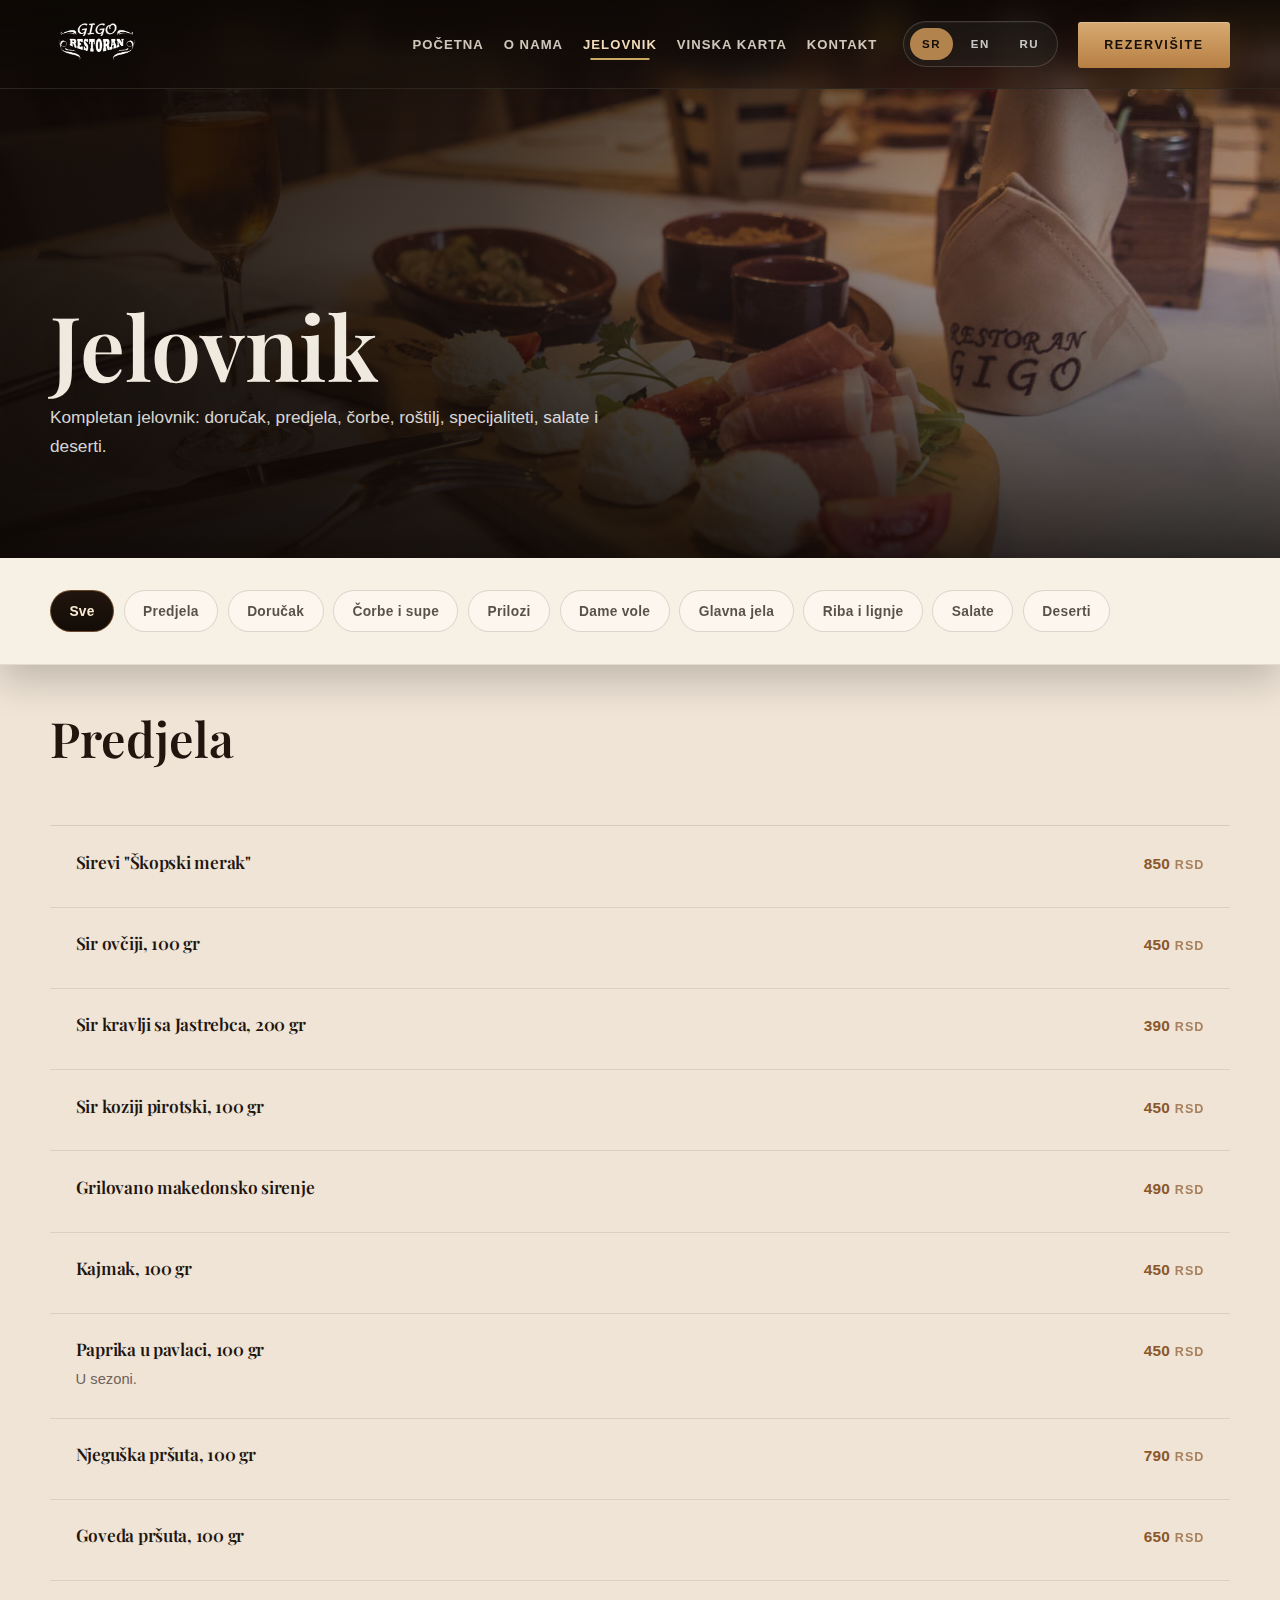
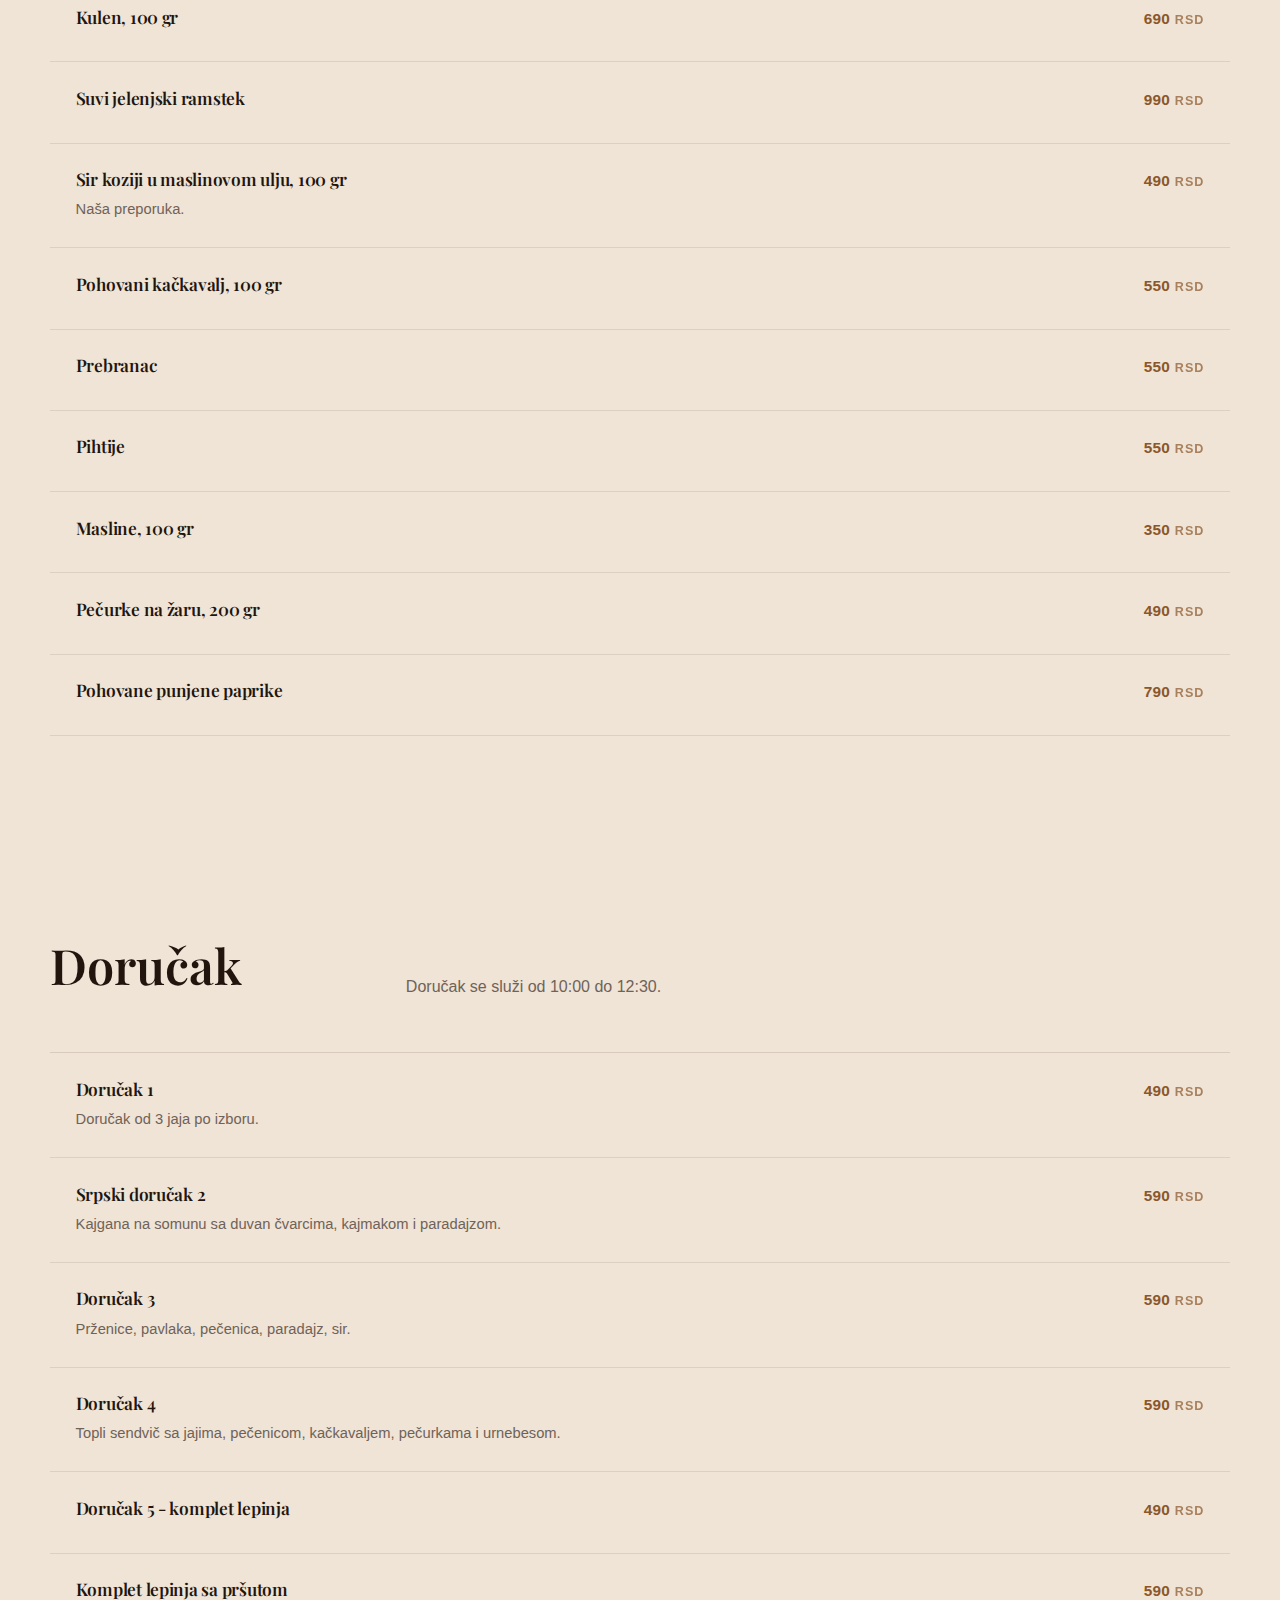
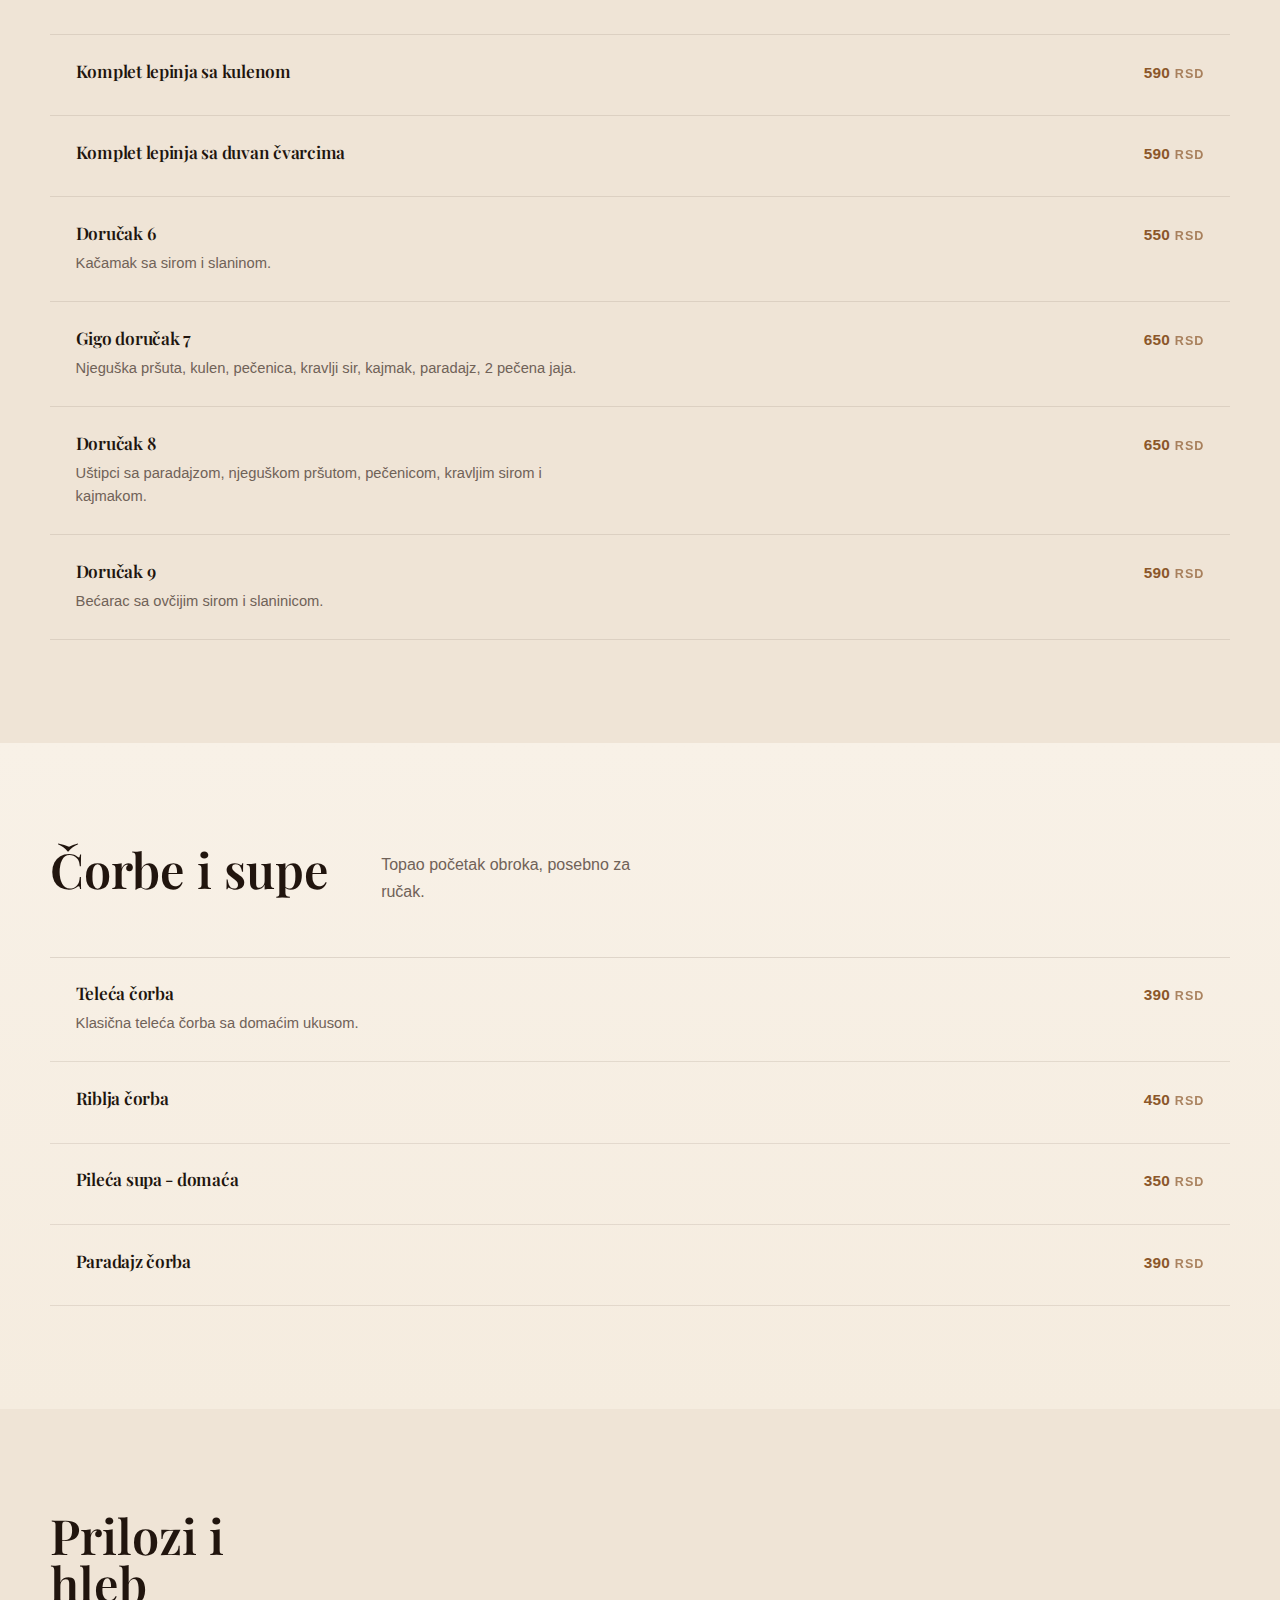
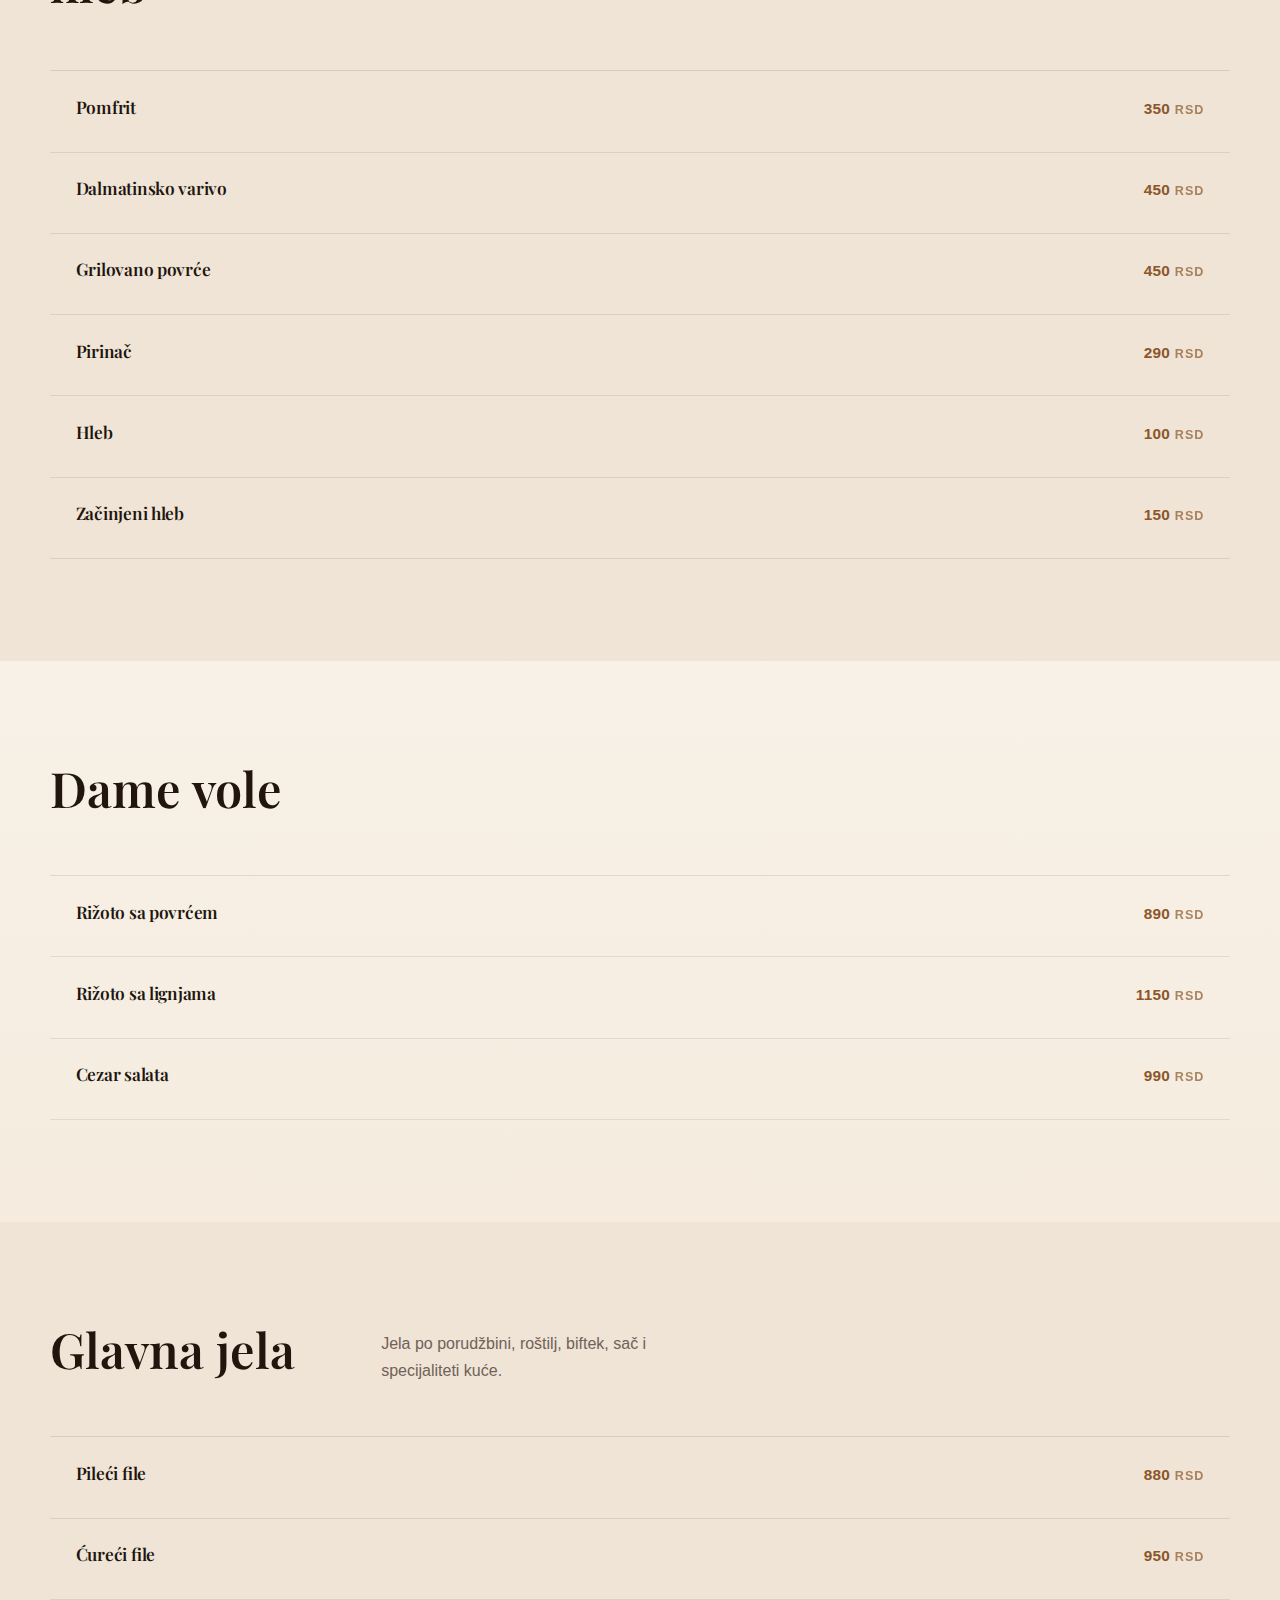
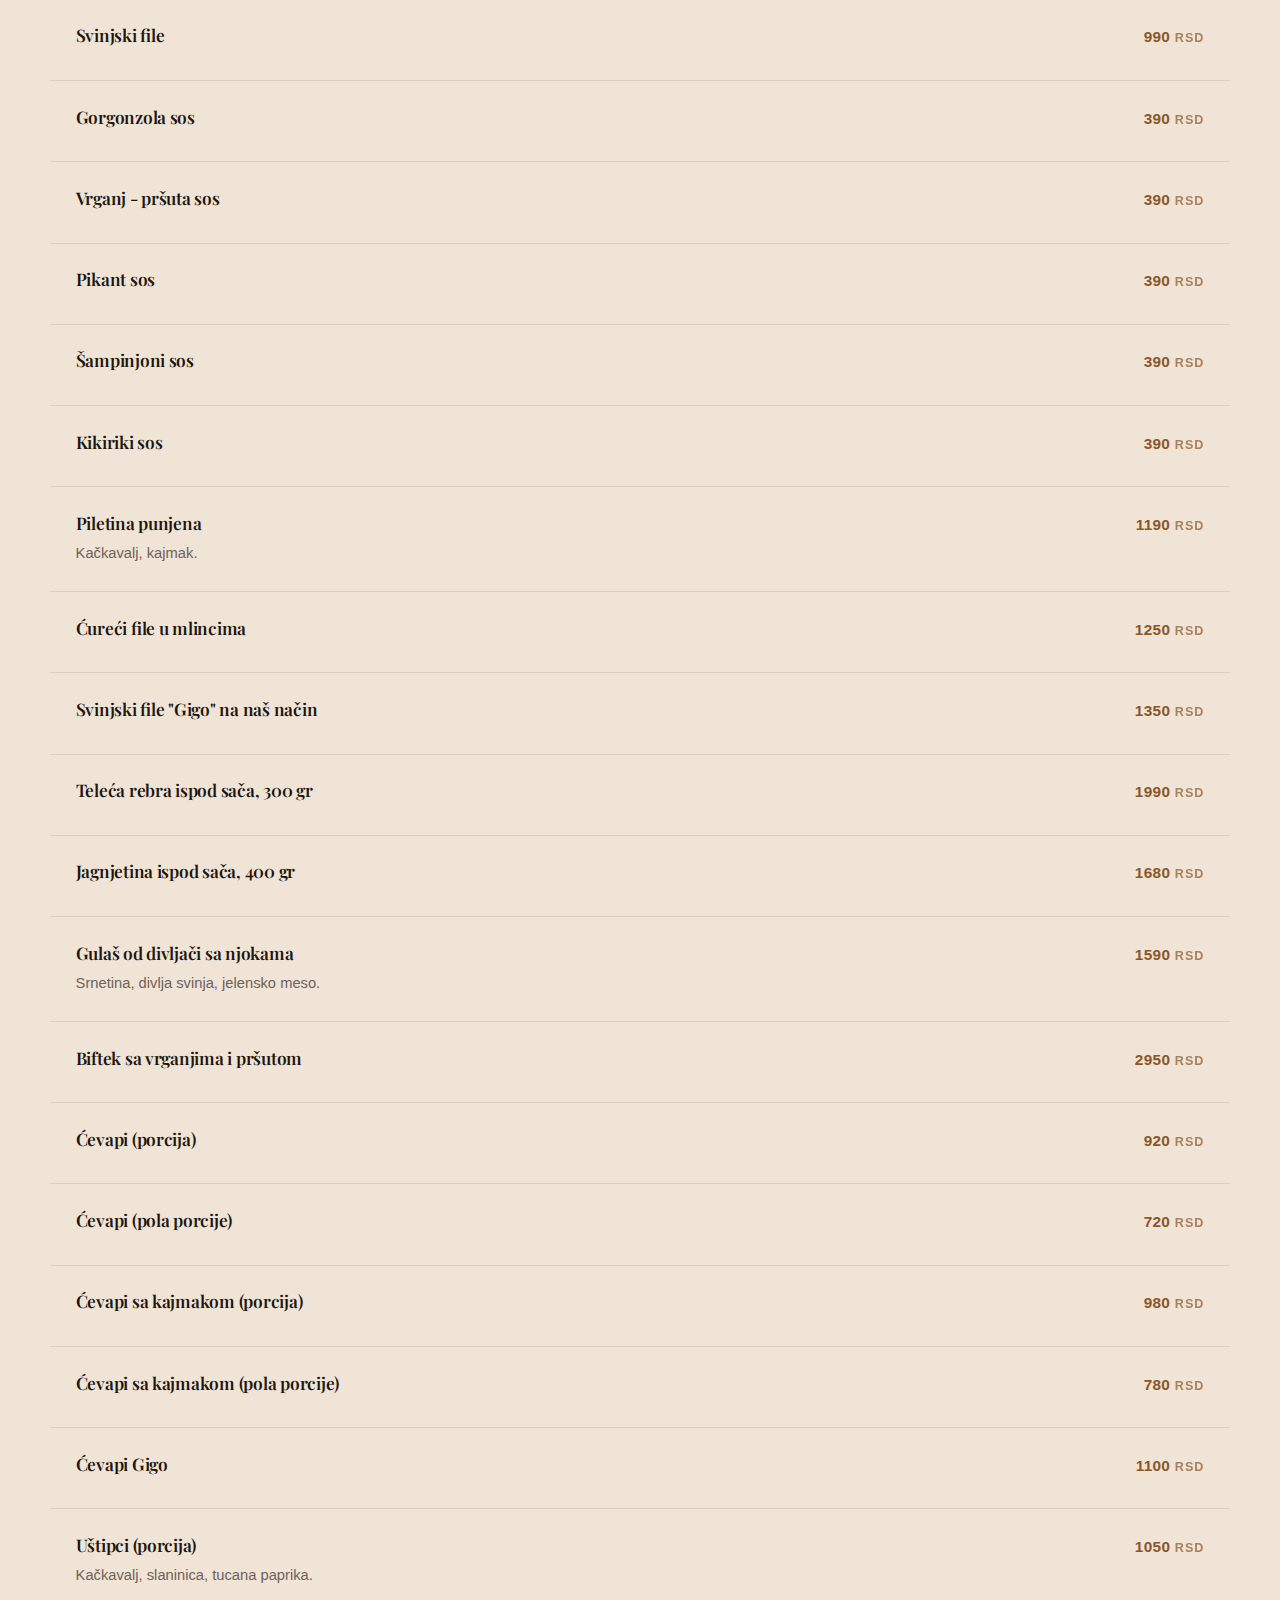
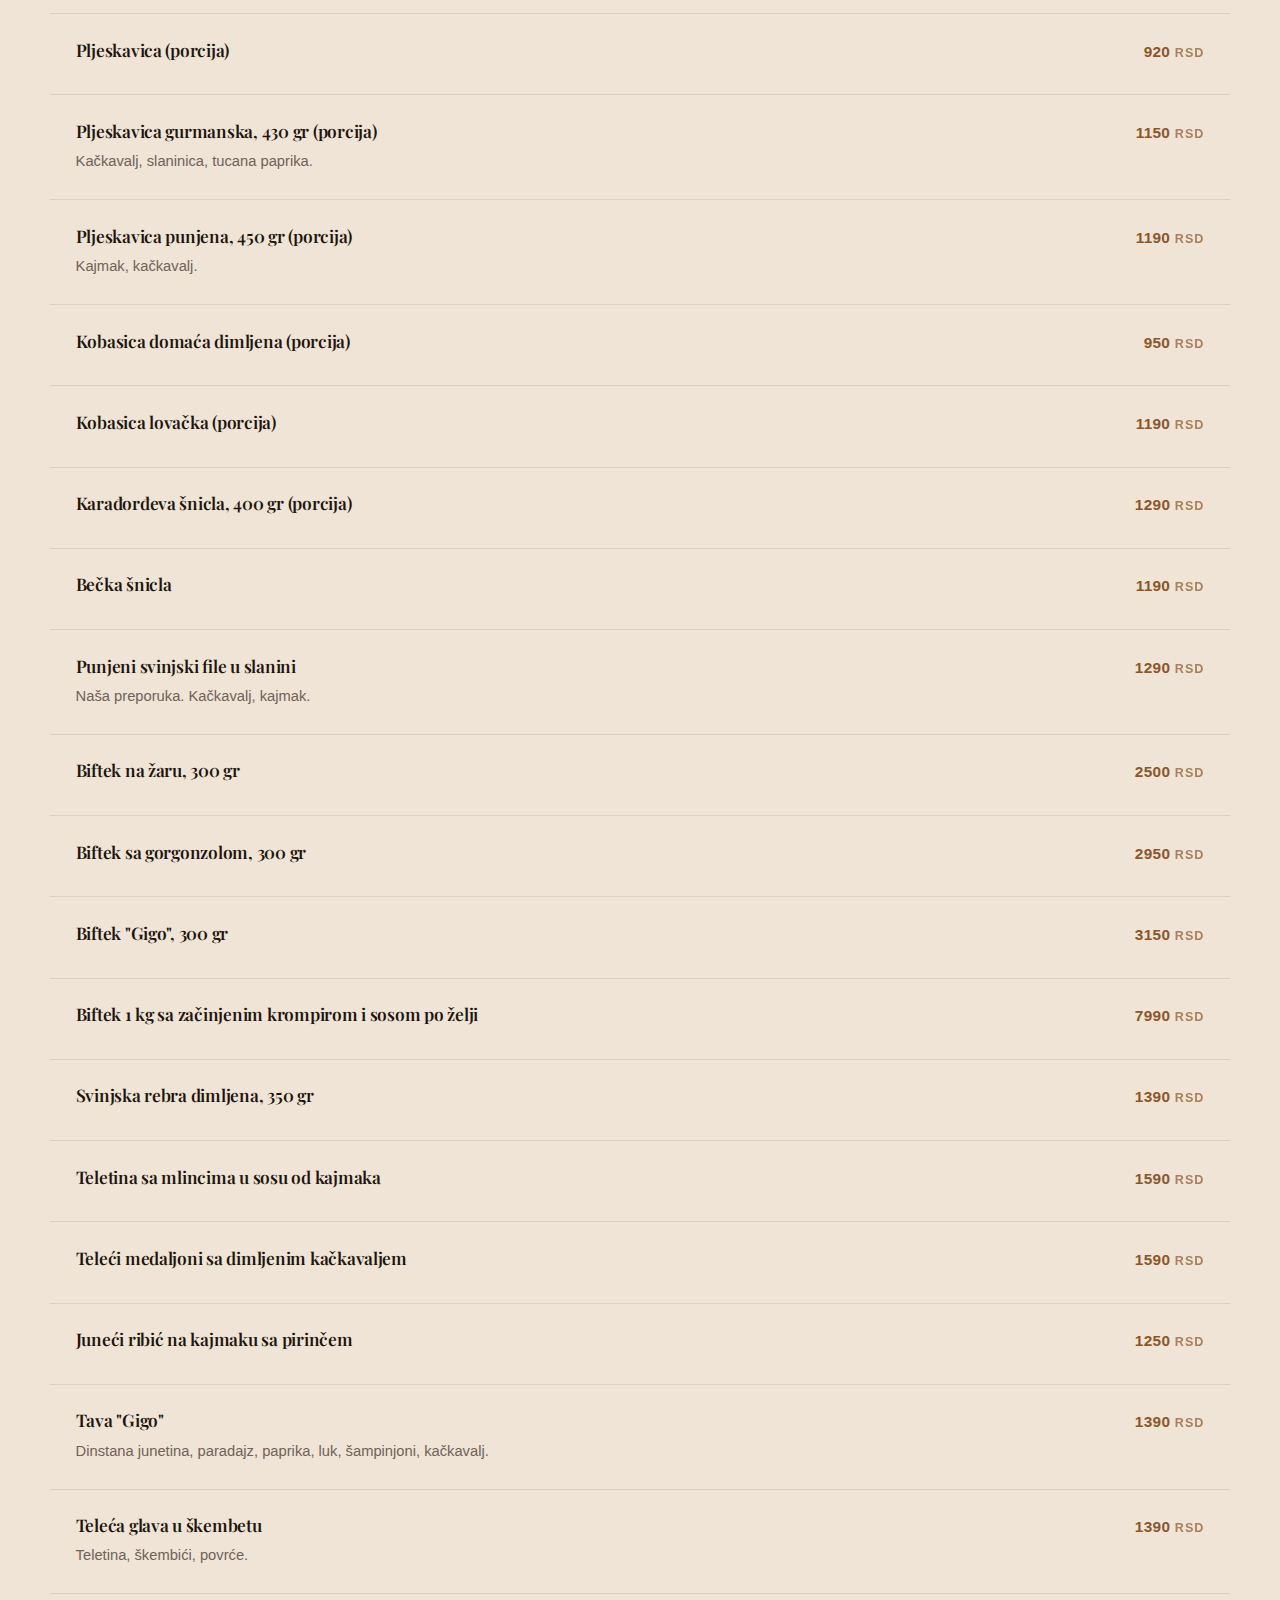
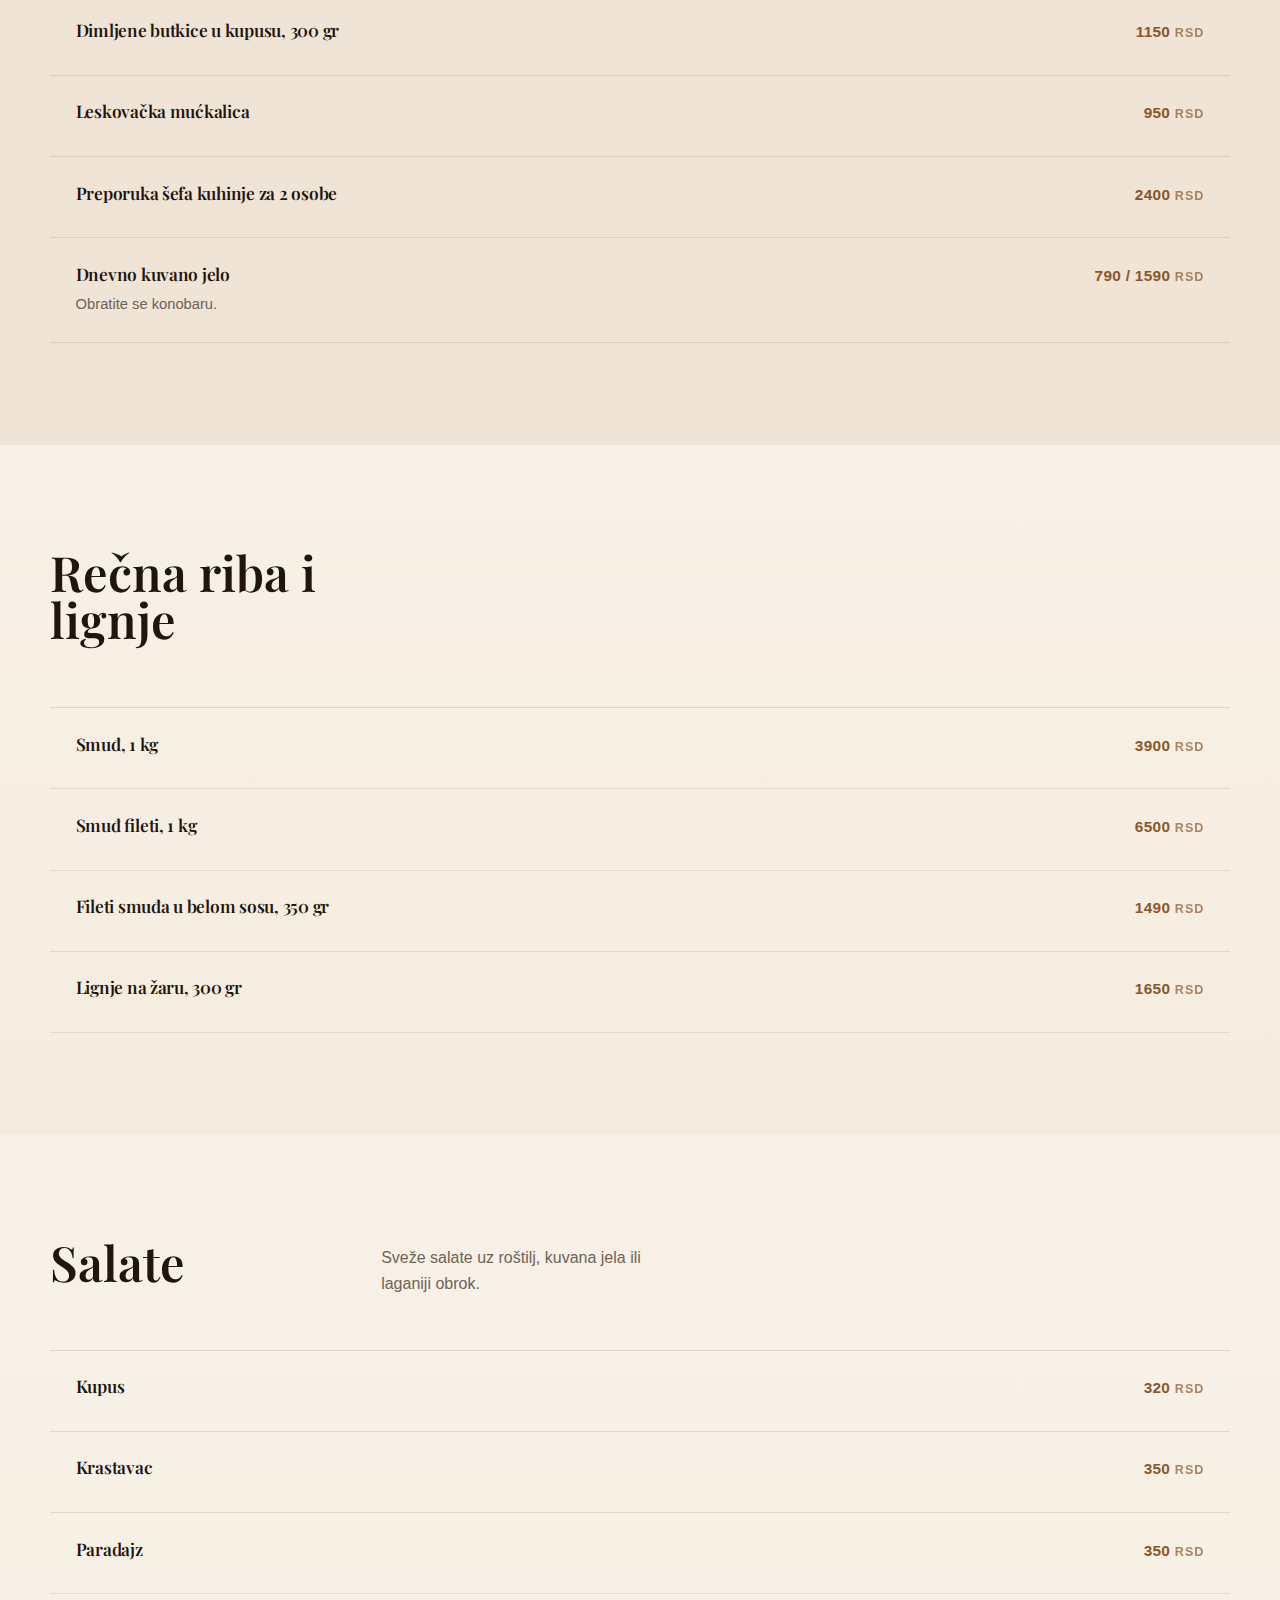
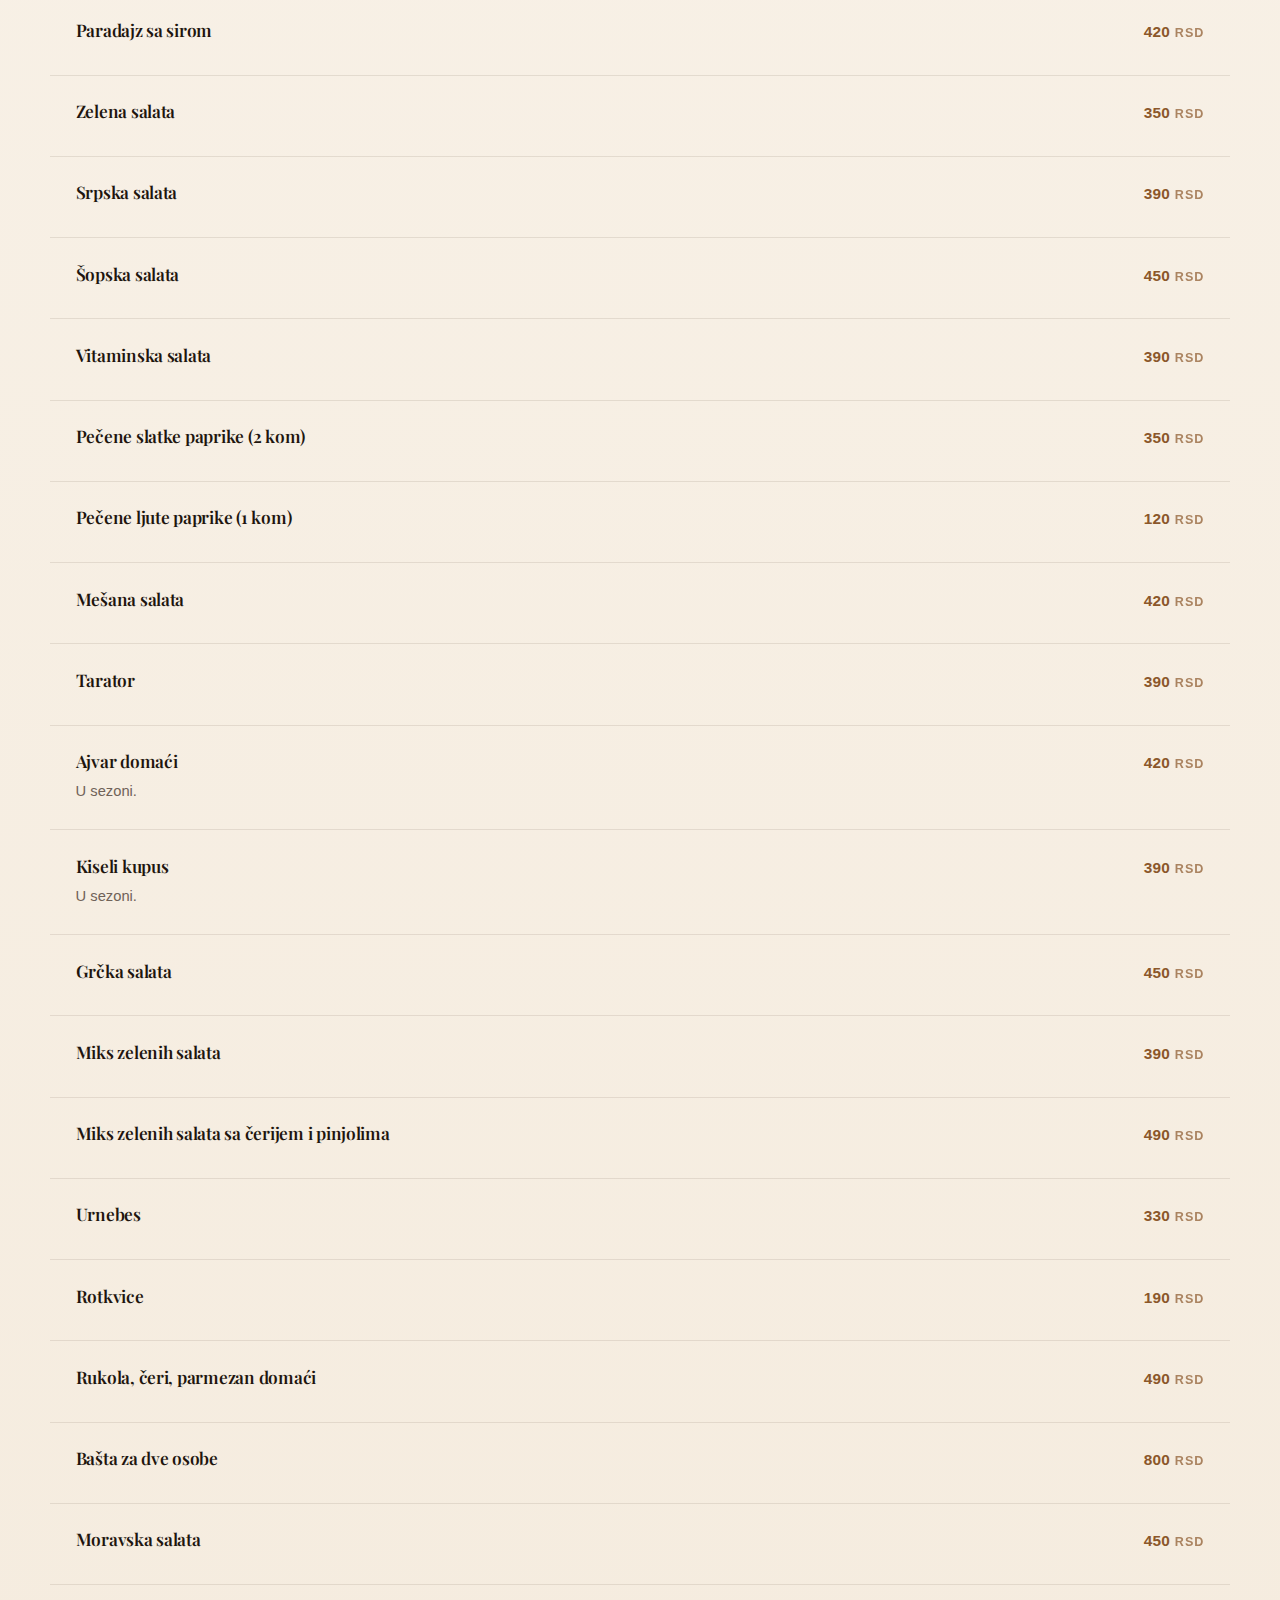
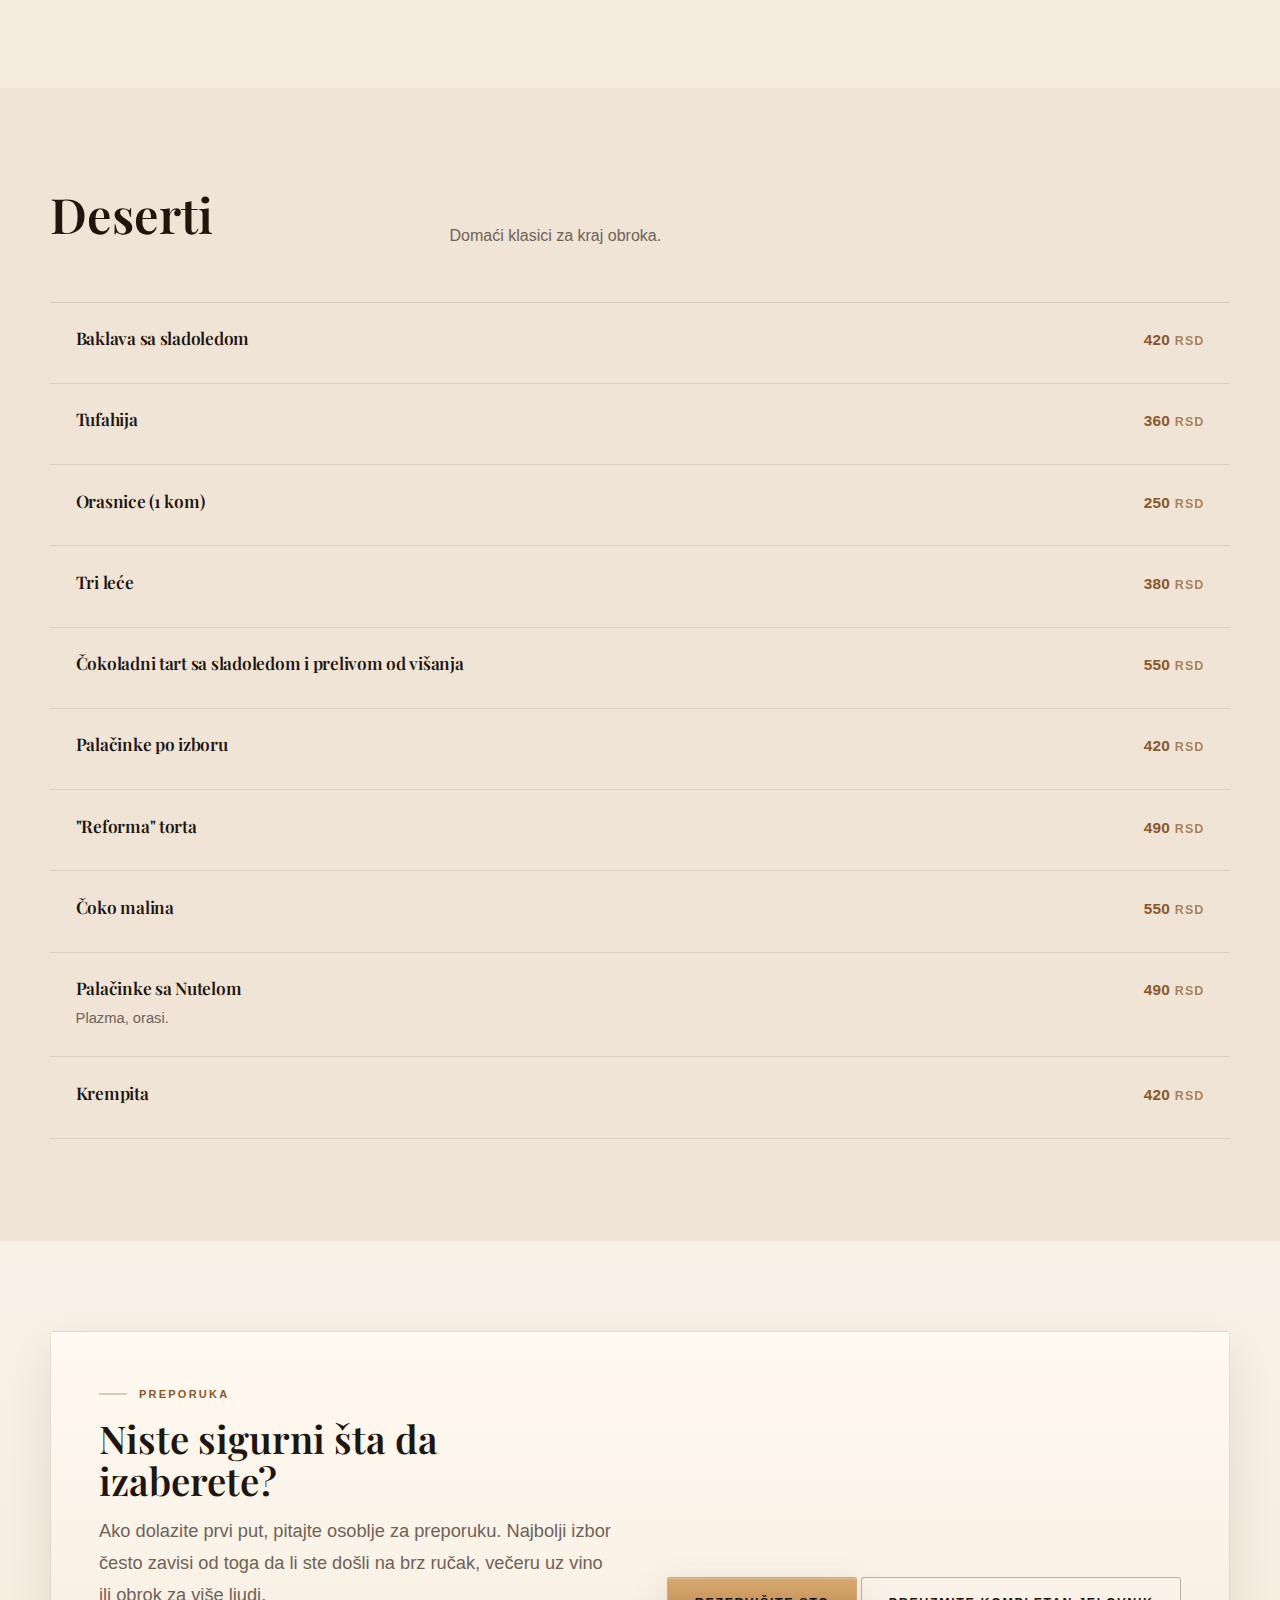
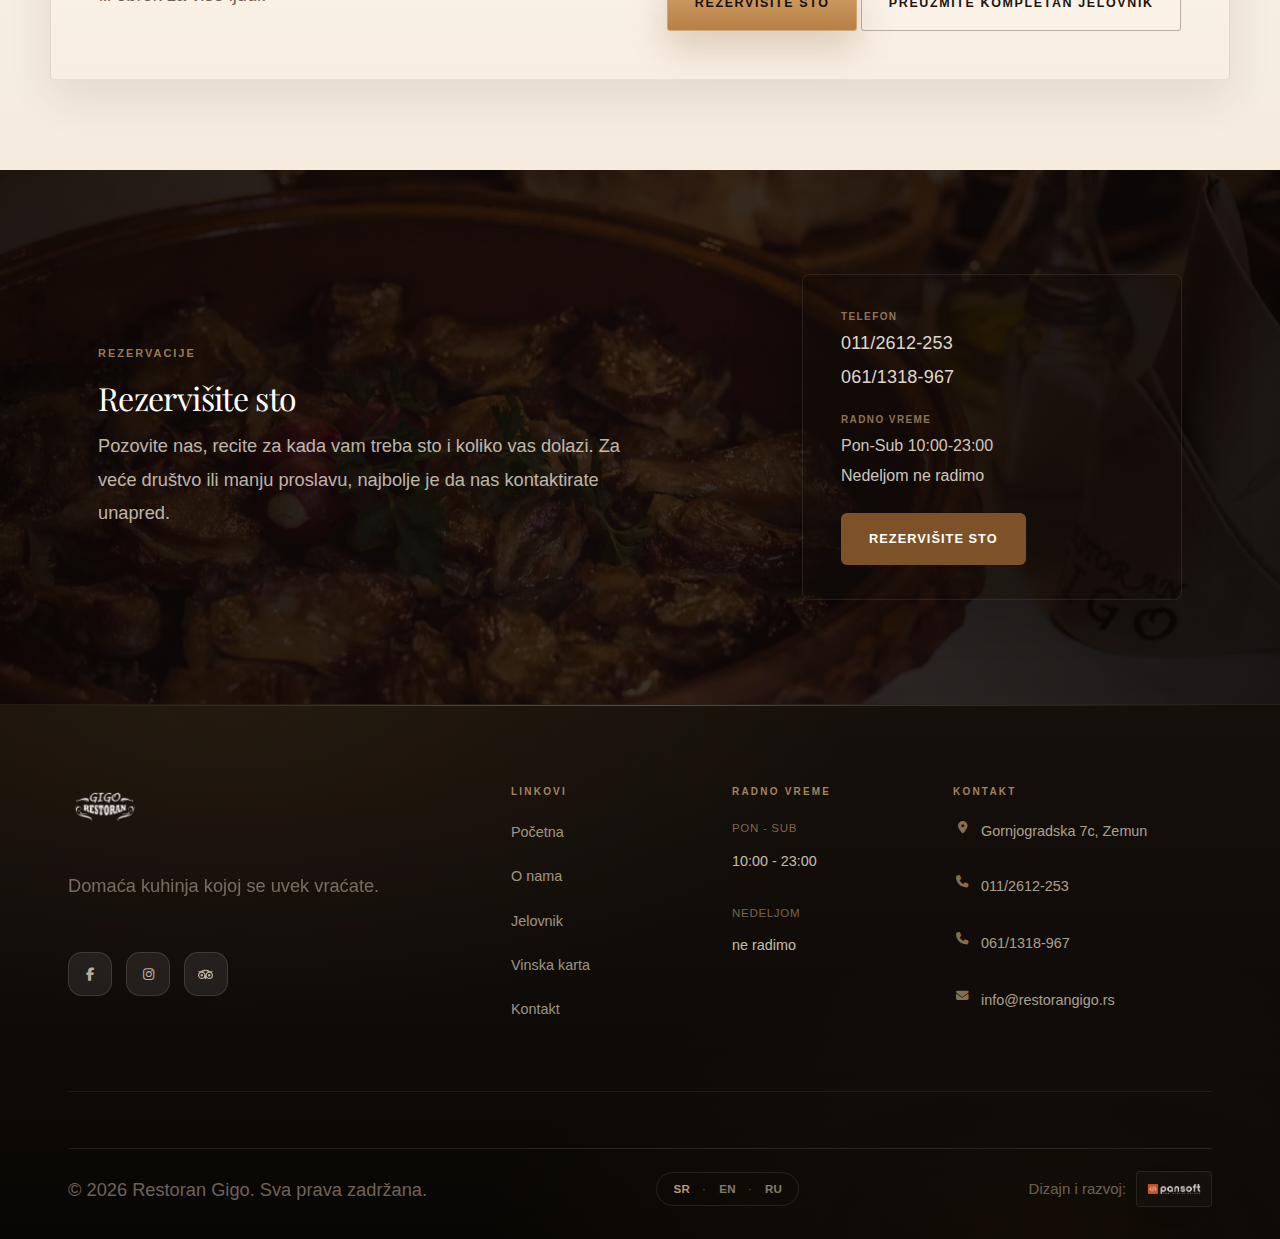
<file: jelovnik.html>
<!DOCTYPE html>
<html lang="sr">
<head>
    <meta charset="UTF-8">
    <meta name="viewport" content="width=device-width, initial-scale=1.0">
    <meta name="description" content="Jelovnik Restorana Gigo - domaća jela, roštilj, salate i deserti za ručak, večeru i porodično okupljanje.">
    <title>Jelovnik - Restoran Gigo</title>
    <link rel="stylesheet" href="css/style.css">
    <link rel="stylesheet" href="css/pages.css">
    <link rel="stylesheet" href="css/landing.css">
    <link rel="stylesheet" href="css/menu-rows.css">
    <link rel="preconnect" href="https://fonts.googleapis.com">
    <link rel="preconnect" href="https://fonts.gstatic.com" crossorigin>
    <link href="https://fonts.googleapis.com/css2?family=Playfair+Display:ital,wght@0,400;0,600;0,700;1,400;1,600&family=Lato:wght@300;400;700&family=DM+Sans:wght@300;400;500;600;700&display=swap" rel="stylesheet">
    <link rel="stylesheet" href="https://cdnjs.cloudflare.com/ajax/libs/font-awesome/6.4.0/css/all.min.css">
</head>
<body class="page-menu page-home-modern">
    <!-- Navigation -->
    <nav class="navbar" id="navbar">
        <div class="container">
            <div class="nav-wrapper">
                <a href="index.html" class="logo" aria-label="Restoran Gigo">
                    <img src="images/logo-beli.png" alt="" class="logo-img" data-logo-default="images/logo-beli.png" data-logo-inverse="images/logo-beli.png">
                </a>
                
                <button class="mobile-toggle" id="mobileToggle" aria-label="Toggle menu">
                    <span></span>
                    <span></span>
                    <span></span>
                </button>

                <ul class="nav-menu" id="navMenu">
                    <li><a href="index.html" class="nav-link">Početna</a></li>
                    <li><a href="o-nama.html" class="nav-link">O nama</a></li>
                    <li><a href="jelovnik.html" class="nav-link active" aria-current="page">Jelovnik</a></li>
                    <li><a href="vinska-karta.html" class="nav-link">Vinska karta</a></li>
                    <li><a href="kontakt.html" class="nav-link">Kontakt</a></li>
                    <li class="nav-lang">
                        <div class="lang-switch" aria-label="Language switch">
                            <a href="jelovnik.html" class="active" aria-current="page">SR</a>
                            <a href="en/jelovnik.html">EN</a>
                            <a href="ru/jelovnik.html">RU</a>
                        </div>
                    </li>
                    <li><a href="tel:+381112612253" class="btn-reserve">Rezervišite</a></li>
                </ul>
            </div>
        </div>
    </nav>

    <!-- Page Header -->
    <section class="page-header menu-header">
        <div class="page-header-overlay"></div>
        <div class="container">
            <div class="page-header-content">
                <h1>Jelovnik</h1>
                <p>Kompletan jelovnik: doručak, predjela, čorbe, roštilj, specijaliteti, salate i deserti.</p>
            </div>
        </div>
    </section>

    <!-- Menu Filter -->
    <section class="menu-filter section-padding-small">
        <div class="container">
            <div class="filter-buttons" role="tablist" aria-label="Kategorije jelovnika">
                <button type="button" class="filter-btn active" data-filter="all" data-target="all" role="tab" aria-selected="true" id="menu-tab-all">Sve</button>
                <button type="button" class="filter-btn" data-filter="predjela" data-target="predjela" role="tab" aria-controls="predjela" aria-selected="false" tabindex="-1" id="menu-tab-predjela">Predjela</button>
                <button type="button" class="filter-btn" data-filter="dorucak" data-target="dorucak" role="tab" aria-controls="dorucak" aria-selected="false" tabindex="-1" id="menu-tab-dorucak">Doručak</button>
                <button type="button" class="filter-btn" data-filter="čorbe" data-target="corbe" role="tab" aria-controls="corbe" aria-selected="false" tabindex="-1" id="menu-tab-corbe">Čorbe i supe</button>
                <button type="button" class="filter-btn" data-filter="prilozi" data-target="prilozi" role="tab" aria-controls="prilozi" aria-selected="false" tabindex="-1" id="menu-tab-prilozi">Prilozi</button>
                <button type="button" class="filter-btn" data-filter="dame" data-target="dame" role="tab" aria-controls="dame" aria-selected="false" tabindex="-1" id="menu-tab-dame">Dame vole</button>
                <button type="button" class="filter-btn" data-filter="glavna" data-target="glavna-jela" role="tab" aria-controls="glavna-jela" aria-selected="false" tabindex="-1" id="menu-tab-glavna">Glavna jela</button>
                <button type="button" class="filter-btn" data-filter="riba" data-target="riba" role="tab" aria-controls="riba" aria-selected="false" tabindex="-1" id="menu-tab-riba">Riba i lignje</button>
                <button type="button" class="filter-btn" data-filter="salate" data-target="salate" role="tab" aria-controls="salate" aria-selected="false" tabindex="-1" id="menu-tab-salate">Salate</button>
                <button type="button" class="filter-btn" data-filter="deserti" data-target="deserti" role="tab" aria-controls="deserti" aria-selected="false" tabindex="-1" id="menu-tab-deserti">Deserti</button>
            </div>
        </div>
    </section>

    <!-- Menu Section - Predjela -->
    <section class="menu-section section-padding" id="predjela">
        <div class="container">
            <div class="menu-category-header">
                <h2 class="section-title">Predjela</h2>
            </div>
            <div class="menu-items" data-category="predjela">
                <div class="menu-item">
                    <div class="menu-item-content">
                        <div class="menu-item-header">
                            <h3>Sirevi "Škopski merak"</h3>
                            <span class="menu-price">850 RSD</span>
                        </div>
                    </div>
                </div>
                <div class="menu-item">
                    <div class="menu-item-content">
                        <div class="menu-item-header">
                            <h3>Sir ovčiji, 100 gr</h3>
                            <span class="menu-price">450 RSD</span>
                        </div>
                    </div>
                </div>
                <div class="menu-item">
                    <div class="menu-item-content">
                        <div class="menu-item-header">
                            <h3>Sir kravlji sa Jastrebca, 200 gr</h3>
                            <span class="menu-price">390 RSD</span>
                        </div>
                    </div>
                </div>
                <div class="menu-item">
                    <div class="menu-item-content">
                        <div class="menu-item-header">
                            <h3>Sir koziji pirotski, 100 gr</h3>
                            <span class="menu-price">450 RSD</span>
                        </div>
                    </div>
                </div>
                <div class="menu-item">
                    <div class="menu-item-content">
                        <div class="menu-item-header">
                            <h3>Grilovano makedonsko sirenje</h3>
                            <span class="menu-price">490 RSD</span>
                        </div>
                    </div>
                </div>
                <div class="menu-item">
                    <div class="menu-item-content">
                        <div class="menu-item-header">
                            <h3>Kajmak, 100 gr</h3>
                            <span class="menu-price">450 RSD</span>
                        </div>
                    </div>
                </div>
                <div class="menu-item">
                    <div class="menu-item-content">
                        <div class="menu-item-header">
                            <h3>Paprika u pavlaci, 100 gr</h3>
                            <span class="menu-price">450 RSD</span>
                        </div>
                        <p class="menu-description">U sezoni.</p>
                    </div>
                </div>
                <div class="menu-item">
                    <div class="menu-item-content">
                        <div class="menu-item-header">
                            <h3>Njeguška pršuta, 100 gr</h3>
                            <span class="menu-price">790 RSD</span>
                        </div>
                    </div>
                </div>
                <div class="menu-item">
                    <div class="menu-item-content">
                        <div class="menu-item-header">
                            <h3>Goveđa pršuta, 100 gr</h3>
                            <span class="menu-price">650 RSD</span>
                        </div>
                    </div>
                </div>
                <div class="menu-item">
                    <div class="menu-item-content">
                        <div class="menu-item-header">
                            <h3>Kulen, 100 gr</h3>
                            <span class="menu-price">690 RSD</span>
                        </div>
                    </div>
                </div>
                <div class="menu-item">
                    <div class="menu-item-content">
                        <div class="menu-item-header">
                            <h3>Suvi jelenjski ramstek</h3>
                            <span class="menu-price">990 RSD</span>
                        </div>
                    </div>
                </div>
                <div class="menu-item">
                    <div class="menu-item-content">
                        <div class="menu-item-header">
                            <h3>Sir koziji u maslinovom ulju, 100 gr</h3>
                            <span class="menu-price">490 RSD</span>
                        </div>
                        <p class="menu-description">Naša preporuka.</p>
                    </div>
                </div>
                <div class="menu-item">
                    <div class="menu-item-content">
                        <div class="menu-item-header">
                            <h3>Pohovani kačkavalj, 100 gr</h3>
                            <span class="menu-price">550 RSD</span>
                        </div>
                    </div>
                </div>
                <div class="menu-item">
                    <div class="menu-item-content">
                        <div class="menu-item-header">
                            <h3>Prebranac</h3>
                            <span class="menu-price">550 RSD</span>
                        </div>
                    </div>
                </div>
                <div class="menu-item">
                    <div class="menu-item-content">
                        <div class="menu-item-header">
                            <h3>Pihtije</h3>
                            <span class="menu-price">550 RSD</span>
                        </div>
                    </div>
                </div>
                <div class="menu-item">
                    <div class="menu-item-content">
                        <div class="menu-item-header">
                            <h3>Masline, 100 gr</h3>
                            <span class="menu-price">350 RSD</span>
                        </div>
                    </div>
                </div>
                <div class="menu-item">
                    <div class="menu-item-content">
                        <div class="menu-item-header">
                            <h3>Pečurke na žaru, 200 gr</h3>
                            <span class="menu-price">490 RSD</span>
                        </div>
                    </div>
                </div>
                <div class="menu-item">
                    <div class="menu-item-content">
                        <div class="menu-item-header">
                            <h3>Pohovane punjene paprike</h3>
                            <span class="menu-price">790 RSD</span>
                        </div>
                    </div>
                </div>
            </div>
        </div>
    </section>

    <!-- Menu Section - Doručak -->
    <section class="menu-section section-padding" id="dorucak">
        <div class="container">
            <div class="menu-category-header">
                <h2 class="section-title">Doručak</h2>
                <p>Doručak se služi od 10:00 do 12:30.</p>
            </div>
            <div class="menu-items" data-category="dorucak">
                <div class="menu-item"><div class="menu-item-content"><div class="menu-item-header"><h3>Doručak 1</h3><span class="menu-price">490 RSD</span></div><p class="menu-description">Doručak od 3 jaja po izboru.</p></div></div>
                <div class="menu-item"><div class="menu-item-content"><div class="menu-item-header"><h3>Srpski doručak 2</h3><span class="menu-price">590 RSD</span></div><p class="menu-description">Kajgana na somunu sa duvan čvarcima, kajmakom i paradajzom.</p></div></div>
                <div class="menu-item"><div class="menu-item-content"><div class="menu-item-header"><h3>Doručak 3</h3><span class="menu-price">590 RSD</span></div><p class="menu-description">Prženice, pavlaka, pečenica, paradajz, sir.</p></div></div>
                <div class="menu-item"><div class="menu-item-content"><div class="menu-item-header"><h3>Doručak 4</h3><span class="menu-price">590 RSD</span></div><p class="menu-description">Topli sendvič sa jajima, pečenicom, kačkavaljem, pečurkama i urnebesom.</p></div></div>
                <div class="menu-item"><div class="menu-item-content"><div class="menu-item-header"><h3>Doručak 5 - komplet lepinja</h3><span class="menu-price">490 RSD</span></div></div></div>
                <div class="menu-item"><div class="menu-item-content"><div class="menu-item-header"><h3>Komplet lepinja sa pršutom</h3><span class="menu-price">590 RSD</span></div></div></div>
                <div class="menu-item"><div class="menu-item-content"><div class="menu-item-header"><h3>Komplet lepinja sa kulenom</h3><span class="menu-price">590 RSD</span></div></div></div>
                <div class="menu-item"><div class="menu-item-content"><div class="menu-item-header"><h3>Komplet lepinja sa duvan čvarcima</h3><span class="menu-price">590 RSD</span></div></div></div>
                <div class="menu-item"><div class="menu-item-content"><div class="menu-item-header"><h3>Doručak 6</h3><span class="menu-price">550 RSD</span></div><p class="menu-description">Kačamak sa sirom i slaninom.</p></div></div>
                <div class="menu-item"><div class="menu-item-content"><div class="menu-item-header"><h3>Gigo doručak 7</h3><span class="menu-price">650 RSD</span></div><p class="menu-description">Njeguška pršuta, kulen, pečenica, kravlji sir, kajmak, paradajz, 2 pečena jaja.</p></div></div>
                <div class="menu-item"><div class="menu-item-content"><div class="menu-item-header"><h3>Doručak 8</h3><span class="menu-price">650 RSD</span></div><p class="menu-description">Uštipci sa paradajzom, njeguškom pršutom, pečenicom, kravljim sirom i kajmakom.</p></div></div>
                <div class="menu-item"><div class="menu-item-content"><div class="menu-item-header"><h3>Doručak 9</h3><span class="menu-price">590 RSD</span></div><p class="menu-description">Bećarac sa ovčijim sirom i slaninicom.</p></div></div>
            </div>
        </div>
    </section>

    <!-- Menu Section - Čorbe -->
    <section class="menu-section section-padding bg-light" id="corbe">
        <div class="container">
            <div class="menu-category-header">
                <h2 class="section-title">Čorbe i supe</h2>
                <p>Topao početak obroka, posebno za ručak.</p>
            </div>
            <div class="menu-items" data-category="čorbe">
                <div class="menu-item">
                    <div class="menu-item-content">
                        <div class="menu-item-header">
                            <h3>Teleća čorba</h3>
                            <span class="menu-price">390 RSD</span>
                        </div>
                        <p class="menu-description">Klasična teleća čorba sa domaćim ukusom.</p>
                    </div>
                </div>
                <div class="menu-item">
                    <div class="menu-item-content">
                        <div class="menu-item-header">
                            <h3>Riblja čorba</h3>
                            <span class="menu-price">450 RSD</span>
                        </div>
                    </div>
                </div>
                <div class="menu-item">
                    <div class="menu-item-content">
                        <div class="menu-item-header">
                            <h3>Pileća supa - domaća</h3>
                            <span class="menu-price">350 RSD</span>
                        </div>
                    </div>
                </div>
                <div class="menu-item">
                    <div class="menu-item-content">
                        <div class="menu-item-header">
                            <h3>Paradajz čorba</h3>
                            <span class="menu-price">390 RSD</span>
                        </div>
                    </div>
                </div>
            </div>
        </div>
    </section>

    <!-- Menu Section - Prilozi -->
    <section class="menu-section section-padding" id="prilozi">
        <div class="container">
            <div class="menu-category-header">
                <h2 class="section-title">Prilozi i hleb</h2>
            </div>
            <div class="menu-items" data-category="prilozi">
                <div class="menu-item"><div class="menu-item-content"><div class="menu-item-header"><h3>Pomfrit</h3><span class="menu-price">350 RSD</span></div></div></div>
                <div class="menu-item"><div class="menu-item-content"><div class="menu-item-header"><h3>Dalmatinsko varivo</h3><span class="menu-price">450 RSD</span></div></div></div>
                <div class="menu-item"><div class="menu-item-content"><div class="menu-item-header"><h3>Grilovano povrće</h3><span class="menu-price">450 RSD</span></div></div></div>
                <div class="menu-item"><div class="menu-item-content"><div class="menu-item-header"><h3>Pirinač</h3><span class="menu-price">290 RSD</span></div></div></div>
                <div class="menu-item"><div class="menu-item-content"><div class="menu-item-header"><h3>Hleb</h3><span class="menu-price">100 RSD</span></div></div></div>
                <div class="menu-item"><div class="menu-item-content"><div class="menu-item-header"><h3>Začinjeni hleb</h3><span class="menu-price">150 RSD</span></div></div></div>
            </div>
        </div>
    </section>

    <!-- Menu Section - Dame vole -->
    <section class="menu-section section-padding bg-light" id="dame">
        <div class="container">
            <div class="menu-category-header">
                <h2 class="section-title">Dame vole</h2>
            </div>
            <div class="menu-items" data-category="dame">
                <div class="menu-item"><div class="menu-item-content"><div class="menu-item-header"><h3>Rižoto sa povrćem</h3><span class="menu-price">890 RSD</span></div></div></div>
                <div class="menu-item"><div class="menu-item-content"><div class="menu-item-header"><h3>Rižoto sa lignjama</h3><span class="menu-price">1150 RSD</span></div></div></div>
                <div class="menu-item"><div class="menu-item-content"><div class="menu-item-header"><h3>Cezar salata</h3><span class="menu-price">990 RSD</span></div></div></div>
            </div>
        </div>
    </section>

    <!-- Menu Section - Glavna jela -->
    <section class="menu-section section-padding" id="glavna-jela">
        <div class="container">
            <div class="menu-category-header">
                <h2 class="section-title">Glavna jela</h2>
                <p>Jela po porudžbini, roštilj, biftek, sač i specijaliteti kuće.</p>
            </div>
            <div class="menu-items" data-category="glavna">
                <div class="menu-item"><div class="menu-item-content"><div class="menu-item-header"><h3>Pileći file</h3><span class="menu-price">880 RSD</span></div></div></div>
                <div class="menu-item"><div class="menu-item-content"><div class="menu-item-header"><h3>Ćureći file</h3><span class="menu-price">950 RSD</span></div></div></div>
                <div class="menu-item"><div class="menu-item-content"><div class="menu-item-header"><h3>Svinjski file</h3><span class="menu-price">990 RSD</span></div></div></div>
                <div class="menu-item"><div class="menu-item-content"><div class="menu-item-header"><h3>Gorgonzola sos</h3><span class="menu-price">390 RSD</span></div></div></div>
                <div class="menu-item"><div class="menu-item-content"><div class="menu-item-header"><h3>Vrganj - pršuta sos</h3><span class="menu-price">390 RSD</span></div></div></div>
                <div class="menu-item"><div class="menu-item-content"><div class="menu-item-header"><h3>Pikant sos</h3><span class="menu-price">390 RSD</span></div></div></div>
                <div class="menu-item"><div class="menu-item-content"><div class="menu-item-header"><h3>Šampinjoni sos</h3><span class="menu-price">390 RSD</span></div></div></div>
                <div class="menu-item"><div class="menu-item-content"><div class="menu-item-header"><h3>Kikiriki sos</h3><span class="menu-price">390 RSD</span></div></div></div>
                <div class="menu-item"><div class="menu-item-content"><div class="menu-item-header"><h3>Piletina punjena</h3><span class="menu-price">1190 RSD</span></div><p class="menu-description">Kačkavalj, kajmak.</p></div></div>
                <div class="menu-item"><div class="menu-item-content"><div class="menu-item-header"><h3>Ćureći file u mlincima</h3><span class="menu-price">1250 RSD</span></div></div></div>
                <div class="menu-item"><div class="menu-item-content"><div class="menu-item-header"><h3>Svinjski file "Gigo" na naš način</h3><span class="menu-price">1350 RSD</span></div></div></div>
                <div class="menu-item">
                    <div class="menu-item-content">
                        <div class="menu-item-header">
                            <h3>Teleća rebra ispod sača, 300 gr</h3>
                            <span class="menu-price">1990 RSD</span>
                        </div>
                    </div>
                </div>
                <div class="menu-item">
                    <div class="menu-item-content">
                        <div class="menu-item-header">
                            <h3>Jagnjetina ispod sača, 400 gr</h3>
                            <span class="menu-price">1680 RSD</span>
                        </div>
                    </div>
                </div>
                <div class="menu-item">
                    <div class="menu-item-content">
                        <div class="menu-item-header">
                            <h3>Gulaš od divljači sa njokama</h3>
                            <span class="menu-price">1590 RSD</span>
                        </div>
                        <p class="menu-description">Srnetina, divlja svinja, jelensko meso.</p>
                    </div>
                </div>
                <div class="menu-item">
                    <div class="menu-item-content">
                        <div class="menu-item-header">
                            <h3>Biftek sa vrganjima i pršutom</h3>
                            <span class="menu-price">2950 RSD</span>
                        </div>
                    </div>
                </div>
                <div class="menu-item">
                    <div class="menu-item-content">
                        <div class="menu-item-header">
                            <h3>Ćevapi (porcija)</h3>
                            <span class="menu-price">920 RSD</span>
                        </div>
                    </div>
                </div>
                <div class="menu-item">
                    <div class="menu-item-content">
                        <div class="menu-item-header">
                            <h3>Ćevapi (pola porcije)</h3>
                            <span class="menu-price">720 RSD</span>
                        </div>
                    </div>
                </div>
                <div class="menu-item">
                    <div class="menu-item-content">
                        <div class="menu-item-header">
                            <h3>Ćevapi sa kajmakom (porcija)</h3>
                            <span class="menu-price">980 RSD</span>
                        </div>
                    </div>
                </div>
                <div class="menu-item">
                    <div class="menu-item-content">
                        <div class="menu-item-header">
                            <h3>Ćevapi sa kajmakom (pola porcije)</h3>
                            <span class="menu-price">780 RSD</span>
                        </div>
                    </div>
                </div>
                <div class="menu-item"><div class="menu-item-content"><div class="menu-item-header"><h3>Ćevapi Gigo</h3><span class="menu-price">1100 RSD</span></div></div></div>
                <div class="menu-item">
                    <div class="menu-item-content">
                        <div class="menu-item-header">
                            <h3>Uštipci (porcija)</h3>
                            <span class="menu-price">1050 RSD</span>
                        </div>
                        <p class="menu-description">Kačkavalj, slaninica, tucana paprika.</p>
                    </div>
                </div>
                <div class="menu-item">
                    <div class="menu-item-content">
                        <div class="menu-item-header">
                            <h3>Pljeskavica (porcija)</h3>
                            <span class="menu-price">920 RSD</span>
                        </div>
                    </div>
                </div>
                <div class="menu-item">
                    <div class="menu-item-content">
                        <div class="menu-item-header">
                            <h3>Pljeskavica gurmanska, 430 gr (porcija)</h3>
                            <span class="menu-price">1150 RSD</span>
                        </div>
                        <p class="menu-description">Kačkavalj, slaninica, tucana paprika.</p>
                    </div>
                </div>
                <div class="menu-item">
                    <div class="menu-item-content">
                        <div class="menu-item-header">
                            <h3>Pljeskavica punjena, 450 gr (porcija)</h3>
                            <span class="menu-price">1190 RSD</span>
                        </div>
                        <p class="menu-description">Kajmak, kačkavalj.</p>
                    </div>
                </div>
                <div class="menu-item">
                    <div class="menu-item-content">
                        <div class="menu-item-header">
                            <h3>Kobasica domaća dimljena (porcija)</h3>
                            <span class="menu-price">950 RSD</span>
                        </div>
                    </div>
                </div>
                <div class="menu-item">
                    <div class="menu-item-content">
                        <div class="menu-item-header">
                            <h3>Kobasica lovačka (porcija)</h3>
                            <span class="menu-price">1190 RSD</span>
                        </div>
                    </div>
                </div>
                <div class="menu-item">
                    <div class="menu-item-content">
                        <div class="menu-item-header">
                            <h3>Karađorđeva šnicla, 400 gr (porcija)</h3>
                            <span class="menu-price">1290 RSD</span>
                        </div>
                    </div>
                </div>
                <div class="menu-item">
                    <div class="menu-item-content">
                        <div class="menu-item-header">
                            <h3>Bečka šnicla</h3>
                            <span class="menu-price">1190 RSD</span>
                        </div>
                    </div>
                </div>
                <div class="menu-item">
                    <div class="menu-item-content">
                        <div class="menu-item-header">
                            <h3>Punjeni svinjski file u slanini</h3>
                            <span class="menu-price">1290 RSD</span>
                        </div>
                        <p class="menu-description">Naša preporuka. Kačkavalj, kajmak.</p>
                    </div>
                </div>
                <div class="menu-item"><div class="menu-item-content"><div class="menu-item-header"><h3>Biftek na žaru, 300 gr</h3><span class="menu-price">2500 RSD</span></div></div></div>
                <div class="menu-item"><div class="menu-item-content"><div class="menu-item-header"><h3>Biftek sa gorgonzolom, 300 gr</h3><span class="menu-price">2950 RSD</span></div></div></div>
                <div class="menu-item"><div class="menu-item-content"><div class="menu-item-header"><h3>Biftek "Gigo", 300 gr</h3><span class="menu-price">3150 RSD</span></div></div></div>
                <div class="menu-item"><div class="menu-item-content"><div class="menu-item-header"><h3>Biftek 1 kg sa začinjenim krompirom i sosom po želji</h3><span class="menu-price">7990 RSD</span></div></div></div>
                <div class="menu-item"><div class="menu-item-content"><div class="menu-item-header"><h3>Svinjska rebra dimljena, 350 gr</h3><span class="menu-price">1390 RSD</span></div></div></div>
                <div class="menu-item"><div class="menu-item-content"><div class="menu-item-header"><h3>Teletina sa mlincima u sosu od kajmaka</h3><span class="menu-price">1590 RSD</span></div></div></div>
                <div class="menu-item"><div class="menu-item-content"><div class="menu-item-header"><h3>Teleći medaljoni sa dimljenim kačkavaljem</h3><span class="menu-price">1590 RSD</span></div></div></div>
                <div class="menu-item"><div class="menu-item-content"><div class="menu-item-header"><h3>Juneći ribić na kajmaku sa pirinčem</h3><span class="menu-price">1250 RSD</span></div></div></div>
                <div class="menu-item"><div class="menu-item-content"><div class="menu-item-header"><h3>Tava "Gigo"</h3><span class="menu-price">1390 RSD</span></div><p class="menu-description">Dinstana junetina, paradajz, paprika, luk, šampinjoni, kačkavalj.</p></div></div>
                <div class="menu-item"><div class="menu-item-content"><div class="menu-item-header"><h3>Teleća glava u škembetu</h3><span class="menu-price">1390 RSD</span></div><p class="menu-description">Teletina, škembići, povrće.</p></div></div>
                <div class="menu-item"><div class="menu-item-content"><div class="menu-item-header"><h3>Dimljene butkice u kupusu, 300 gr</h3><span class="menu-price">1150 RSD</span></div></div></div>
                <div class="menu-item"><div class="menu-item-content"><div class="menu-item-header"><h3>Leskovačka mućkalica</h3><span class="menu-price">950 RSD</span></div></div></div>
                <div class="menu-item"><div class="menu-item-content"><div class="menu-item-header"><h3>Preporuka šefa kuhinje za 2 osobe</h3><span class="menu-price">2400 RSD</span></div></div></div>
                <div class="menu-item"><div class="menu-item-content"><div class="menu-item-header"><h3>Dnevno kuvano jelo</h3><span class="menu-price">790 / 1590 RSD</span></div><p class="menu-description">Obratite se konobaru.</p></div></div>
            </div>
        </div>
    </section>

    <!-- Menu Section - Riba i lignje -->
    <section class="menu-section section-padding bg-light" id="riba">
        <div class="container">
            <div class="menu-category-header">
                <h2 class="section-title">Rečna riba i lignje</h2>
            </div>
            <div class="menu-items" data-category="riba">
                <div class="menu-item"><div class="menu-item-content"><div class="menu-item-header"><h3>Smuđ, 1 kg</h3><span class="menu-price">3900 RSD</span></div></div></div>
                <div class="menu-item"><div class="menu-item-content"><div class="menu-item-header"><h3>Smuđ fileti, 1 kg</h3><span class="menu-price">6500 RSD</span></div></div></div>
                <div class="menu-item"><div class="menu-item-content"><div class="menu-item-header"><h3>Fileti smuđa u belom sosu, 350 gr</h3><span class="menu-price">1490 RSD</span></div></div></div>
                <div class="menu-item"><div class="menu-item-content"><div class="menu-item-header"><h3>Lignje na žaru, 300 gr</h3><span class="menu-price">1650 RSD</span></div></div></div>
            </div>
        </div>
    </section>

    <!-- Menu Section - Salate -->
    <section class="menu-section section-padding bg-light" id="salate">
        <div class="container">
            <div class="menu-category-header">
                <h2 class="section-title">Salate</h2>
                <p>Sveže salate uz roštilj, kuvana jela ili laganiji obrok.</p>
            </div>
            <div class="menu-items" data-category="salate">
                <div class="menu-item"><div class="menu-item-content"><div class="menu-item-header"><h3>Kupus</h3><span class="menu-price">320 RSD</span></div></div></div>
                <div class="menu-item"><div class="menu-item-content"><div class="menu-item-header"><h3>Krastavac</h3><span class="menu-price">350 RSD</span></div></div></div>
                <div class="menu-item"><div class="menu-item-content"><div class="menu-item-header"><h3>Paradajz</h3><span class="menu-price">350 RSD</span></div></div></div>
                <div class="menu-item"><div class="menu-item-content"><div class="menu-item-header"><h3>Paradajz sa sirom</h3><span class="menu-price">420 RSD</span></div></div></div>
                <div class="menu-item"><div class="menu-item-content"><div class="menu-item-header"><h3>Zelena salata</h3><span class="menu-price">350 RSD</span></div></div></div>
                <div class="menu-item"><div class="menu-item-content"><div class="menu-item-header"><h3>Srpska salata</h3><span class="menu-price">390 RSD</span></div></div></div>
                <div class="menu-item"><div class="menu-item-content"><div class="menu-item-header"><h3>Šopska salata</h3><span class="menu-price">450 RSD</span></div></div></div>
                <div class="menu-item"><div class="menu-item-content"><div class="menu-item-header"><h3>Vitaminska salata</h3><span class="menu-price">390 RSD</span></div></div></div>
                <div class="menu-item"><div class="menu-item-content"><div class="menu-item-header"><h3>Pečene slatke paprike (2 kom)</h3><span class="menu-price">350 RSD</span></div></div></div>
                <div class="menu-item"><div class="menu-item-content"><div class="menu-item-header"><h3>Pečene ljute paprike (1 kom)</h3><span class="menu-price">120 RSD</span></div></div></div>
                <div class="menu-item"><div class="menu-item-content"><div class="menu-item-header"><h3>Mešana salata</h3><span class="menu-price">420 RSD</span></div></div></div>
                <div class="menu-item"><div class="menu-item-content"><div class="menu-item-header"><h3>Tarator</h3><span class="menu-price">390 RSD</span></div></div></div>
                <div class="menu-item"><div class="menu-item-content"><div class="menu-item-header"><h3>Ajvar domaći</h3><span class="menu-price">420 RSD</span></div><p class="menu-description">U sezoni.</p></div></div>
                <div class="menu-item"><div class="menu-item-content"><div class="menu-item-header"><h3>Kiseli kupus</h3><span class="menu-price">390 RSD</span></div><p class="menu-description">U sezoni.</p></div></div>
                <div class="menu-item"><div class="menu-item-content"><div class="menu-item-header"><h3>Grčka salata</h3><span class="menu-price">450 RSD</span></div></div></div>
                <div class="menu-item"><div class="menu-item-content"><div class="menu-item-header"><h3>Miks zelenih salata</h3><span class="menu-price">390 RSD</span></div></div></div>
                <div class="menu-item"><div class="menu-item-content"><div class="menu-item-header"><h3>Miks zelenih salata sa čerijem i pinjolima</h3><span class="menu-price">490 RSD</span></div></div></div>
                <div class="menu-item"><div class="menu-item-content"><div class="menu-item-header"><h3>Urnebes</h3><span class="menu-price">330 RSD</span></div></div></div>
                <div class="menu-item"><div class="menu-item-content"><div class="menu-item-header"><h3>Rotkvice</h3><span class="menu-price">190 RSD</span></div></div></div>
                <div class="menu-item"><div class="menu-item-content"><div class="menu-item-header"><h3>Rukola, čeri, parmezan domaći</h3><span class="menu-price">490 RSD</span></div></div></div>
                <div class="menu-item"><div class="menu-item-content"><div class="menu-item-header"><h3>Bašta za dve osobe</h3><span class="menu-price">800 RSD</span></div></div></div>
                <div class="menu-item"><div class="menu-item-content"><div class="menu-item-header"><h3>Moravska salata</h3><span class="menu-price">450 RSD</span></div></div></div>
            </div>
        </div>
    </section>

    <!-- Menu Section - Deserti -->
    <section class="menu-section section-padding" id="deserti">
        <div class="container">
            <div class="menu-category-header">
                <h2 class="section-title">Deserti</h2>
                <p>Domaći klasici za kraj obroka.</p>
            </div>
            <div class="menu-items" data-category="deserti">
                <div class="menu-item"><div class="menu-item-content"><div class="menu-item-header"><h3>Baklava sa sladoledom</h3><span class="menu-price">420 RSD</span></div></div></div>
                <div class="menu-item"><div class="menu-item-content"><div class="menu-item-header"><h3>Tufahija</h3><span class="menu-price">360 RSD</span></div></div></div>
                <div class="menu-item"><div class="menu-item-content"><div class="menu-item-header"><h3>Orasnice (1 kom)</h3><span class="menu-price">250 RSD</span></div></div></div>
                <div class="menu-item"><div class="menu-item-content"><div class="menu-item-header"><h3>Tri leće</h3><span class="menu-price">380 RSD</span></div></div></div>
                <div class="menu-item"><div class="menu-item-content"><div class="menu-item-header"><h3>Čokoladni tart sa sladoledom i prelivom od višanja</h3><span class="menu-price">550 RSD</span></div></div></div>
                <div class="menu-item"><div class="menu-item-content"><div class="menu-item-header"><h3>Palačinke po izboru</h3><span class="menu-price">420 RSD</span></div></div></div>
                <div class="menu-item"><div class="menu-item-content"><div class="menu-item-header"><h3>"Reforma" torta</h3><span class="menu-price">490 RSD</span></div></div></div>
                <div class="menu-item"><div class="menu-item-content"><div class="menu-item-header"><h3>Čoko malina</h3><span class="menu-price">550 RSD</span></div></div></div>
                <div class="menu-item"><div class="menu-item-content"><div class="menu-item-header"><h3>Palačinke sa Nutelom</h3><span class="menu-price">490 RSD</span></div><p class="menu-description">Plazma, orasi.</p></div></div>
                <div class="menu-item"><div class="menu-item-content"><div class="menu-item-header"><h3>Krempita</h3><span class="menu-price">420 RSD</span></div></div></div>
            </div>
        </div>
    </section>

    <!-- Menu Help Block -->
    <section class="menu-help section-padding">
        <div class="container menu-help-panel">
            <div>
                <p class="section-subtitle">Preporuka</p>
                <h2>Niste sigurni šta da izaberete?</h2>
                <p>Ako dolazite prvi put, pitajte osoblje za preporuku. Najbolji izbor često zavisi od toga da li ste došli na brz ručak, večeru uz vino ili obrok za više ljudi.</p>
            </div>
            <div class="menu-download-actions">
                <a href="kontakt.html" class="btn btn-primary">Rezervišite sto</a>
                <a href="jelovnik/jelovnik_jul_2025_compressed.pdf" class="btn btn-outline" download>Preuzmite kompletan jelovnik</a>
            </div>
        </div>
    </section>

    <!-- CTA Section -->
    <section class="home-final-cta cta-section--split">
        <div class="cta-overlay"></div>
        <div class="cta-split-container">
            <div class="cta-split-left">
                <span class="cta-label">Rezervacije</span>
                <h2 class="cta-split-title">Rezervišite sto</h2>
                <p class="cta-split-text">Pozovite nas, recite za kada vam treba sto i koliko vas dolazi. Za veće društvo ili manju proslavu, najbolje je da nas kontaktirate unapred.</p>
            </div>
            <div class="cta-split-right">
                <div class="cta-info-block">
                    <div class="cta-info-item">
                        <span class="cta-info-label">Telefon</span>
                        <a href="tel:+381112612253" class="cta-info-value">011/2612-253</a>
                        <a href="tel:+381611318967" class="cta-info-value">061/1318-967</a>
                    </div>
                    <div class="cta-info-item">
                        <span class="cta-info-label">Radno vreme</span>
                        <span class="cta-info-value">Pon-Sub 10:00-23:00</span>
                        <span class="cta-info-value">Nedeljom ne radimo</span>
                    </div>
                    <a href="kontakt.html" class="cta-split-btn">Rezervišite sto</a>
                </div>
            </div>
        </div>
    </section>

    <!-- Footer -->
    <footer class="footer footer--home">
        <div class="footer-inner">
            <div class="footer-grid">
                <div class="footer-col footer-col--brand">
                    <a href="index.html" class="footer-brand" aria-label="Restoran Gigo">
                        <img src="images/logo-beli.png" alt="Restoran Gigo" class="footer-logo">
                    </a>
                    <p class="footer-tagline">Domaća kuhinja kojoj se uvek vraćate.</p>
                    <div class="social-links">
                        <a href="#" aria-label="Facebook"><i class="fab fa-facebook-f"></i></a>
                        <a href="#" aria-label="Instagram"><i class="fab fa-instagram"></i></a>
                        <a href="https://www.tripadvisor.com/Restaurant_Review-g1898555-d7704633-Reviews-Restoran_Gigo-Zemun_Belgrade.html" target="_blank" rel="noopener noreferrer" aria-label="TripAdvisor"><i class="fab fa-tripadvisor"></i></a>
                    </div>
                </div>
                <div class="footer-col">
                    <h4>Linkovi</h4>
                    <ul class="footer-links">
                        <li><a href="index.html">Početna</a></li>
                        <li><a href="o-nama.html">O nama</a></li>
                        <li><a href="jelovnik.html">Jelovnik</a></li>
                        <li><a href="vinska-karta.html">Vinska karta</a></li>
                        <li><a href="kontakt.html">Kontakt</a></li>
                    </ul>
                </div>
                <div class="footer-col">
                    <h4>Radno vreme</h4>
                    <ul class="footer-info">
                        <li>
                            <span class="fi-label">Pon - Sub</span>
                            <span class="fi-value">10:00 - 23:00</span>
                        </li>
                        <li>
                            <span class="fi-label">Nedeljom</span>
                            <span class="fi-value">ne radimo</span>
                        </li>
                    </ul>
                </div>
                <div class="footer-col">
                    <h4>Kontakt</h4>
                    <ul class="footer-info footer-info--contact">
                        <li><i class="fas fa-map-marker-alt"></i><span>Gornjogradska 7c, Zemun</span></li>
                        <li><i class="fas fa-phone"></i><a href="tel:+381112612253">011/2612-253</a></li>
                        <li><i class="fas fa-phone"></i><a href="tel:+381611318967">061/1318-967</a></li>
                        <li><i class="fas fa-envelope"></i><a href="mailto:info@restorangigo.rs">info@restorangigo.rs</a></li>
                    </ul>
                </div>
            </div>
            <div class="footer-bottom">
                <p class="footer-copy">&copy; 2026 Restoran Gigo. Sva prava zadržana.</p>
                <div class="footer-lang" aria-label="Language">
                    <a href="jelovnik.html" class="active" aria-current="page">SR</a>
                    <span aria-hidden="true">·</span>
                    <a href="en/jelovnik.html">EN</a>
                    <span aria-hidden="true">·</span>
                    <a href="ru/jelovnik.html">RU</a>
                </div>
                <div class="footer-credit">
                    <span>Dizajn i razvoj:</span>
                    <a href="https://pansoft.rs" target="_blank" rel="noopener noreferrer" aria-label="Pansoft">
                        <img src="images/pansoft%20logo%20bela%20slova-01.png" alt="Pansoft" class="footer-credit-logo">
                    </a>
                </div>
            </div>
        </div>
    </footer>

    <!-- Back to Top -->
    <button class="back-to-top" id="backToTop" aria-label="Back to top">
        <i class="fas fa-arrow-up"></i>
    </button>

    <!-- Scripts -->
    <script src="js/main.js"></script>
</body>
</html>
</file>
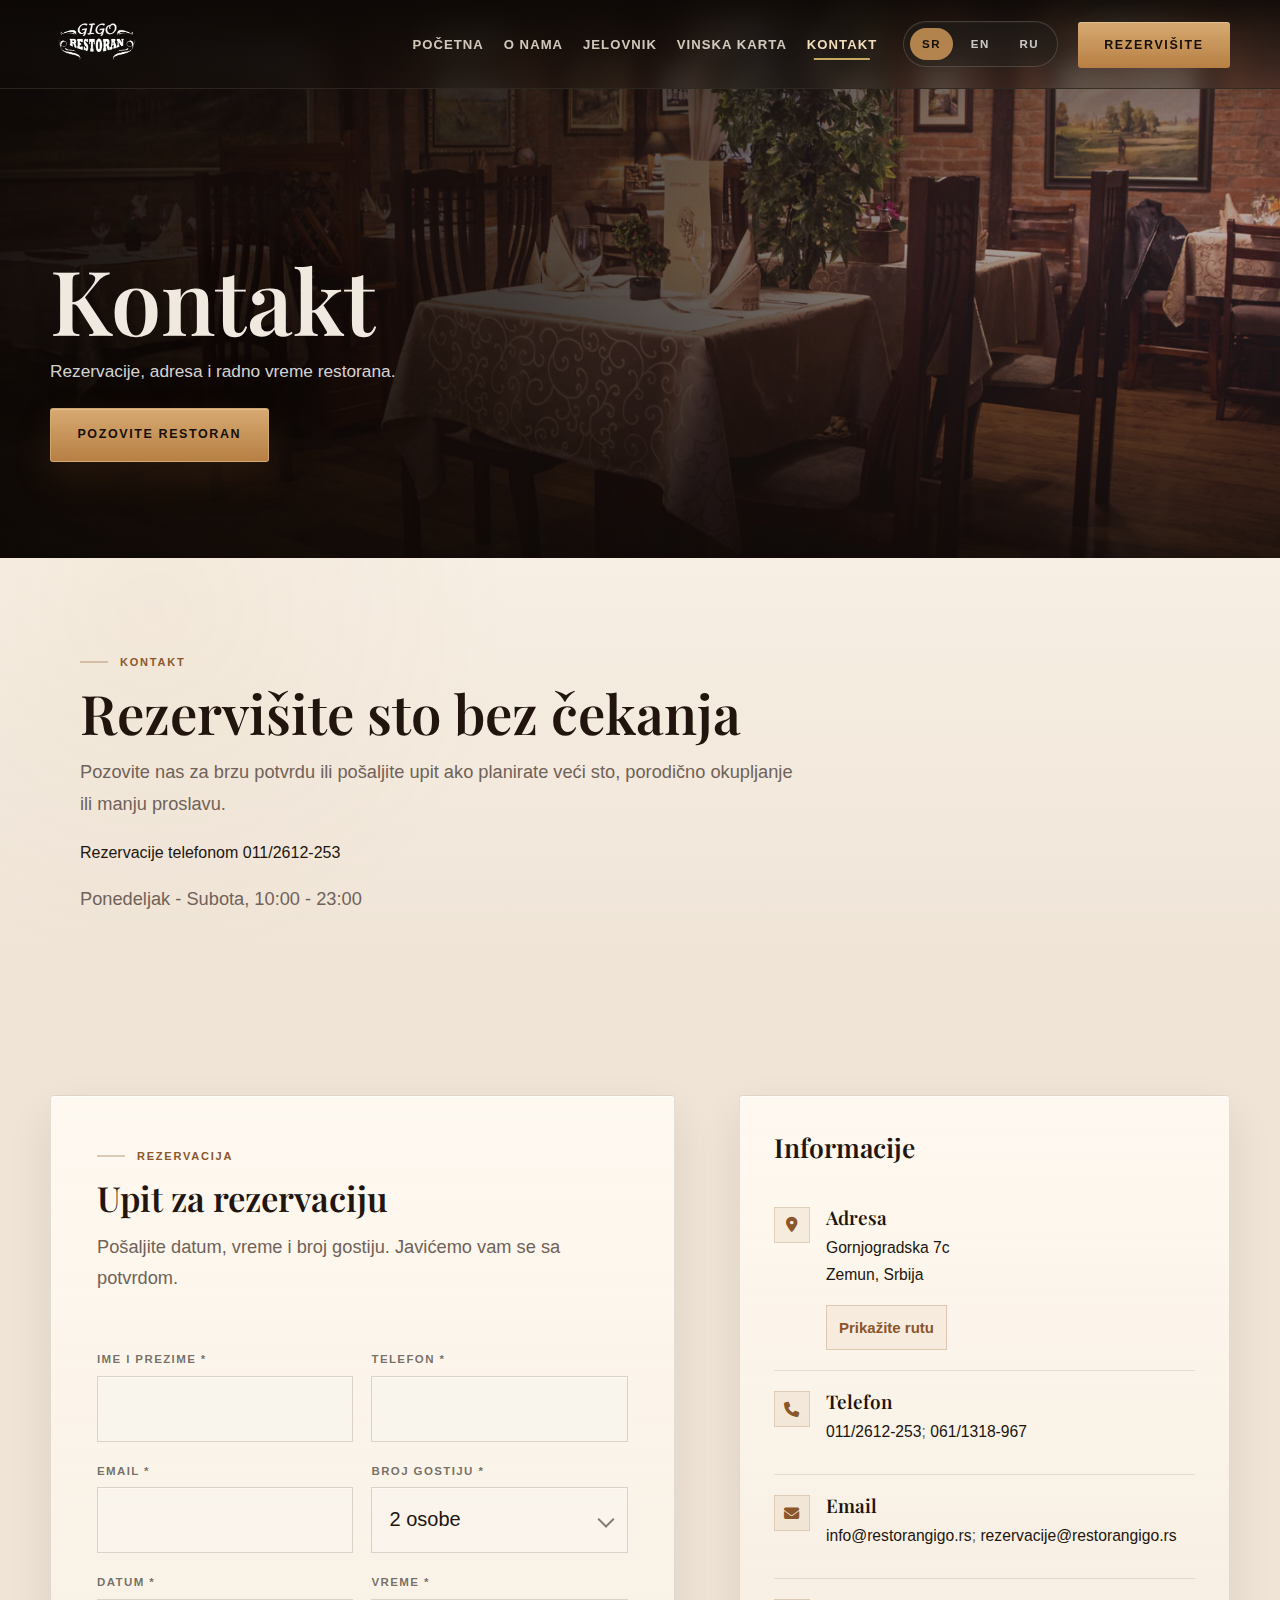
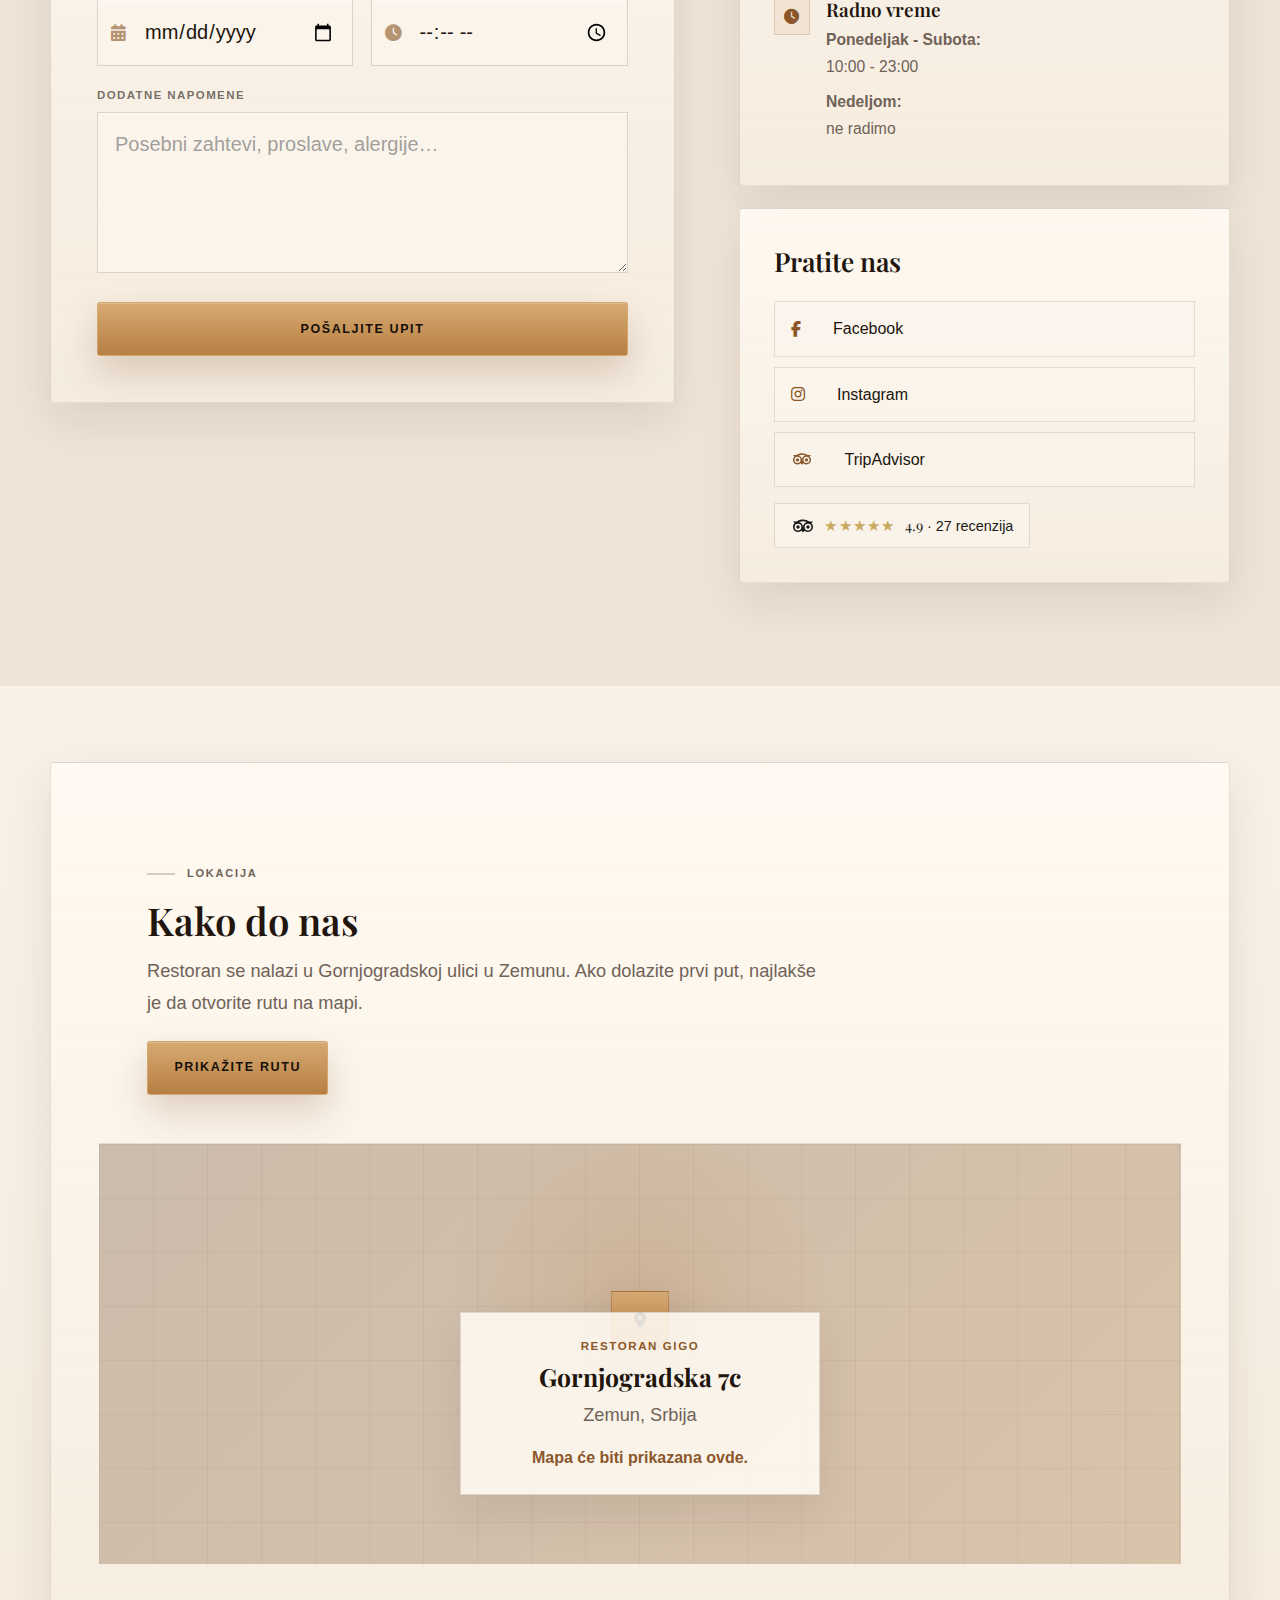
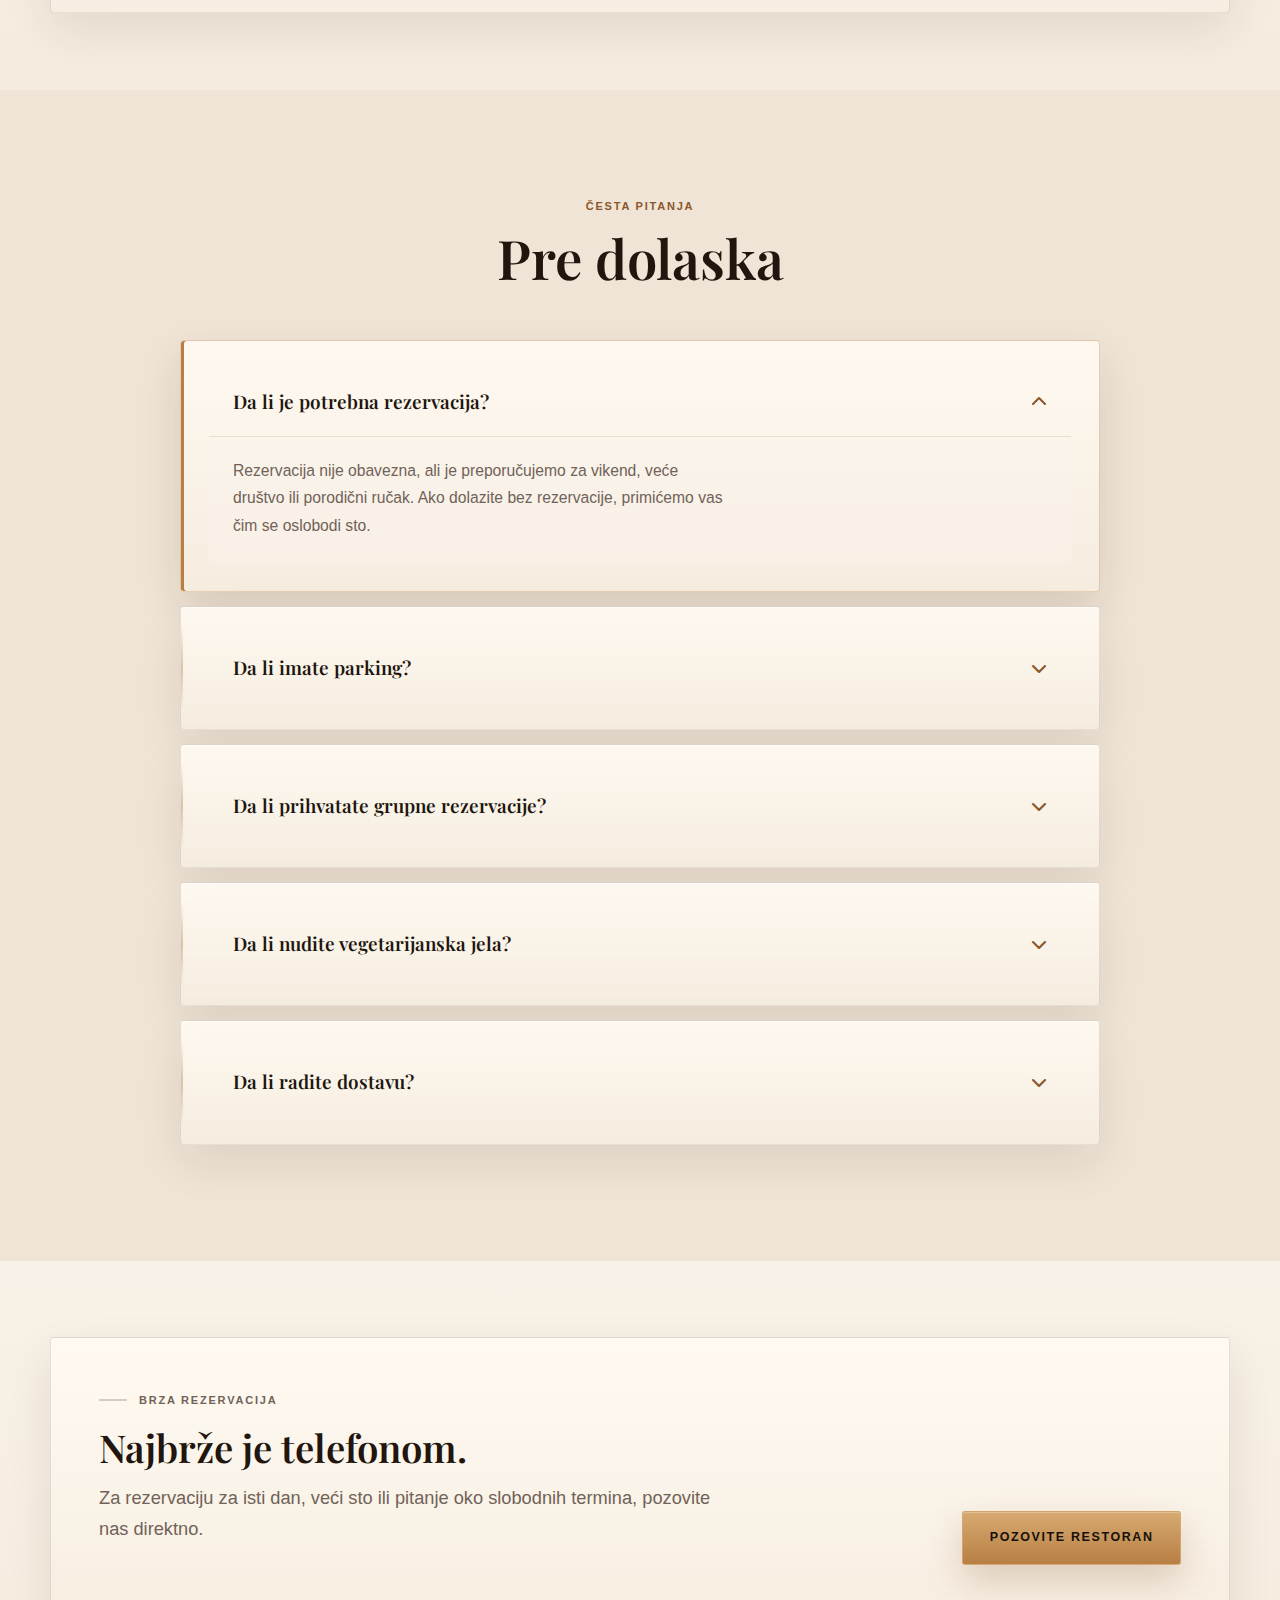
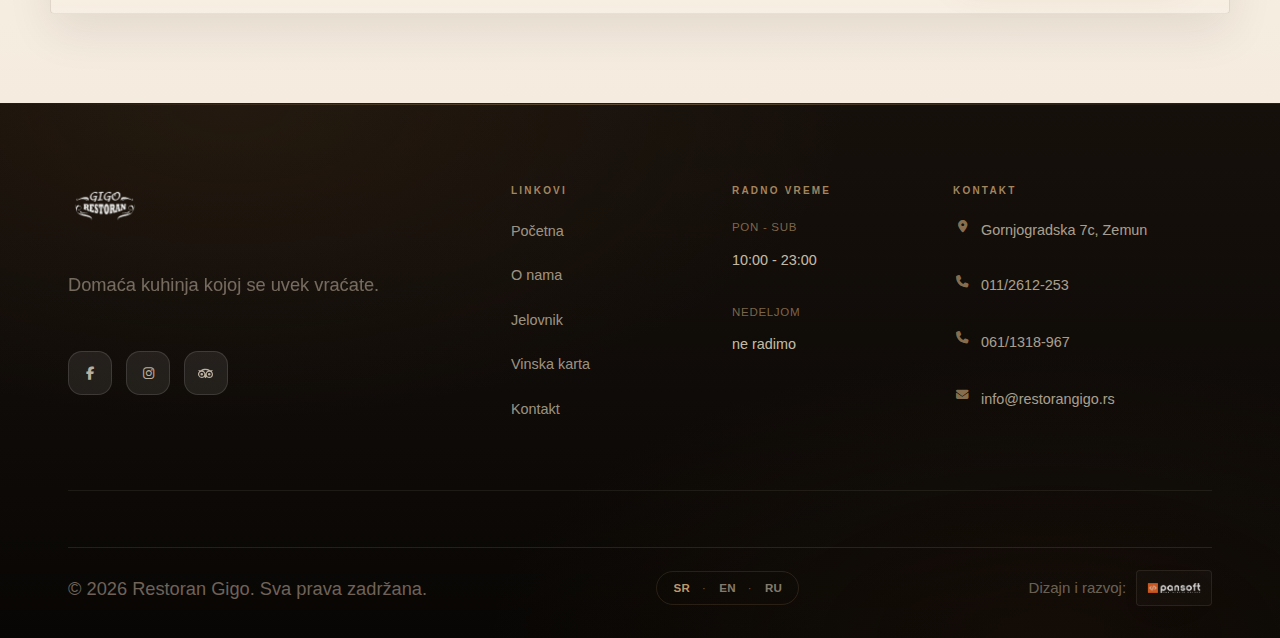
<file: kontakt.html>
<!DOCTYPE html>
<html lang="sr">
<head>
    <meta charset="UTF-8">
    <meta name="viewport" content="width=device-width, initial-scale=1.0">
    <meta name="description" content="Kontakt Restorana Gigo - rezervacije, adresa, radno vreme i ruta do restorana u Zemunu.">
    <title>Kontakt - Restoran Gigo</title>
    <link rel="stylesheet" href="css/style.css">
    <link rel="stylesheet" href="css/pages.css">
    <link rel="stylesheet" href="css/landing.css">
    <link rel="preconnect" href="https://fonts.googleapis.com">
    <link rel="preconnect" href="https://fonts.gstatic.com" crossorigin>
    <link href="https://fonts.googleapis.com/css2?family=Playfair+Display:ital,wght@0,400;0,600;0,700;1,400;1,600&family=Lato:wght@300;400;700&family=DM+Sans:wght@300;400;500;600;700&display=swap" rel="stylesheet">
    <link rel="stylesheet" href="https://cdnjs.cloudflare.com/ajax/libs/font-awesome/6.4.0/css/all.min.css">
</head>
<body class="page-contact page-home-modern">
    <!-- Navigation -->
    <nav class="navbar" id="navbar">
        <div class="container">
            <div class="nav-wrapper">
                <a href="index.html" class="logo" aria-label="Restoran Gigo">
                    <img src="images/logo-beli.png" alt="" class="logo-img" data-logo-default="images/logo-beli.png" data-logo-inverse="images/logo-beli.png">
                </a>
                
                <button class="mobile-toggle" id="mobileToggle" aria-label="Toggle menu">
                    <span></span>
                    <span></span>
                    <span></span>
                </button>

                <ul class="nav-menu" id="navMenu">
                    <li><a href="index.html" class="nav-link">Početna</a></li>
                    <li><a href="o-nama.html" class="nav-link">O nama</a></li>
                    <li><a href="jelovnik.html" class="nav-link">Jelovnik</a></li>
                    <li><a href="vinska-karta.html" class="nav-link">Vinska karta</a></li>
                    <li><a href="kontakt.html" class="nav-link active" aria-current="page">Kontakt</a></li>
                    <li class="nav-lang">
                        <div class="lang-switch" aria-label="Language switch">
                            <a href="kontakt.html" class="active" aria-current="page">SR</a>
                            <a href="en/kontakt.html">EN</a>
                            <a href="ru/kontakt.html">RU</a>
                        </div>
                    </li>
                    <li><a href="tel:+381112612253" class="btn-reserve">Rezervišite</a></li>
                </ul>
            </div>
        </div>
    </nav>

    <!-- Page Header -->
    <section class="page-header contact-header">
        <div class="page-header-overlay"></div>
        <div class="container">
            <div class="page-header-content">
                <h1>Kontakt</h1>
                <p>Rezervacije, adresa i radno vreme restorana.</p>
                <div class="page-header-actions page-header-actions--contact" aria-label="Brza akcija">
                    <a href="tel:+381112612253" class="btn btn-primary">Pozovite restoran</a>
                </div>
            </div>
        </div>
    </section>

    <!-- Contact Intro -->
    <section class="contact-intro section-padding">
        <div class="container contact-intro-inner">
            <div class="contact-intro-copy">
                <p class="section-subtitle">Kontakt</p>
                <h2 class="section-title">Rezervišite sto bez čekanja</h2>
                <p>Pozovite nas za brzu potvrdu ili pošaljite upit ako planirate veći sto, porodično okupljanje ili manju proslavu.</p>
            </div>
            <div class="contact-intro-panel" aria-label="Brza rezervacija">
                <span>Rezervacije telefonom</span>
                <a href="tel:+381112612253">011/2612-253</a>
                <p>Ponedeljak - Subota, 10:00 - 23:00</p>
            </div>
        </div>
    </section>

    <!-- Contact Section -->
    <section class="contact-section section-padding">
        <div class="container">
            <div class="contact-grid">
                <!-- Contact Form -->
                <div class="contact-form-wrapper">
                    <div class="section-header">
                        <span class="section-subtitle">Rezervacija</span>
                        <h2 class="section-title">Upit za rezervaciju</h2>
                        <p>Pošaljite datum, vreme i broj gostiju. Javićemo vam se sa potvrdom.</p>
                    </div>
                    <form class="contact-form" id="contactForm">
                        <div class="form-row">
                            <div class="form-group">
                                <label for="name">Ime i prezime *</label>
                                <input type="text" id="name" name="name" required>
                            </div>
                            <div class="form-group">
                                <label for="phone">Telefon *</label>
                                <input type="tel" id="phone" name="phone" required>
                            </div>
                        </div>
                        <div class="form-row">
                            <div class="form-group">
                                <label for="email">Email *</label>
                                <input type="email" id="email" name="email" required>
                            </div>
                            <div class="form-group">
                                <label for="guests">Broj gostiju *</label>
                                <div class="select-wrap">
                                    <select id="guests" name="guests" required>
                                    <option value="">Izaberite</option>
                                    <option value="1">1 osoba</option>
                                    <option value="2" selected>2 osobe</option>
                                    <option value="3">3 osobe</option>
                                    <option value="4">4 osobe</option>
                                    <option value="5">5 osoba</option>
                                    <option value="6">6 osoba</option>
                                    <option value="7+">7+ osoba</option>
                                    </select>
                                </div>
                            </div>
                        </div>
                        <div class="form-row">
                            <div class="form-group">
                                <label for="date">Datum *</label>
                                <div class="input-icon" data-icon="calendar">
                                    <i class="fas fa-calendar-alt" aria-hidden="true"></i>
                                    <input type="date" id="date" name="date" required>
                                </div>
                            </div>
                            <div class="form-group">
                                <label for="time">Vreme *</label>
                                <div class="input-icon" data-icon="clock">
                                    <i class="fas fa-clock" aria-hidden="true"></i>
                                    <input type="time" id="time" name="time" required>
                                </div>
                            </div>
                        </div>
                        <div class="form-group">
                            <label for="message">Dodatne napomene</label>
                            <textarea id="message" name="message" rows="4" placeholder="Posebni zahtevi, proslave, alergije…"></textarea>
                        </div>
                        <button type="submit" class="btn btn-primary">Pošaljite upit</button>
                        <div class="form-message" id="formMessage"></div>
                    </form>
                </div>

                <!-- Contact Info -->
                <div class="contact-info-wrapper">
                    <div class="contact-info-card">
                        <h3>Informacije</h3>
                        <div class="contact-info-item">
                            <div class="contact-icon">
                                <i class="fas fa-map-marker-alt"></i>
                            </div>
                            <div class="contact-details">
                                <h4>Adresa</h4>
                                <p>
                                    <a class="contact-link" href="https://www.google.com/maps/search/?api=1&query=Gornjogradska%207c%2C%20Zemun%2C%20Serbia" target="_blank" rel="noopener noreferrer">Gornjogradska 7c<br>Zemun, Srbija</a>
                                </p>
                                <a class="contact-action" href="https://www.google.com/maps/dir/?api=1&destination=Gornjogradska%207c%2C%20Zemun%2C%20Serbia" target="_blank" rel="noopener noreferrer">Prikažite rutu</a>
                            </div>
                        </div>
                        <div class="contact-info-item">
                            <div class="contact-icon">
                                <i class="fas fa-phone"></i>
                            </div>
                            <div class="contact-details">
                                <h4>Telefon</h4>
                                <p><a href="tel:+381112612253">011/2612-253</a>; <a href="tel:+381611318967">061/1318-967</a></p>
                            </div>
                        </div>
                        <div class="contact-info-item">
                            <div class="contact-icon">
                                <i class="fas fa-envelope"></i>
                            </div>
                            <div class="contact-details">
                                <h4>Email</h4>
                                <p><a href="mailto:info@restorangigo.rs">info@restorangigo.rs</a>; <a href="mailto:rezervacije@restorangigo.rs">rezervacije@restorangigo.rs</a></p>
                            </div>
                        </div>
                        <div class="contact-info-item">
                            <div class="contact-icon">
                                <i class="fas fa-clock"></i>
                            </div>
                            <div class="contact-details">
                                <h4>Radno vreme</h4>
                                <p><strong>Ponedeljak - Subota:</strong><br>10:00 - 23:00</p>
                                <p><strong>Nedeljom:</strong><br>ne radimo</p>
                            </div>
                        </div>
                    </div>

                    <div class="contact-social">
                        <h4>Pratite nas</h4>
                        <div class="social-links-large">
                            <a href="#" aria-label="Facebook" class="social-link">
                                <i class="fab fa-facebook-f"></i>
                                <span>Facebook</span>
                            </a>
                            <a href="#" aria-label="Instagram" class="social-link">
                                <i class="fab fa-instagram"></i>
                                <span>Instagram</span>
                            </a>
                            <a href="https://www.tripadvisor.com/Restaurant_Review-g1898555-d7704633-Reviews-Restoran_Gigo-Zemun_Belgrade.html" target="_blank" rel="noopener noreferrer" aria-label="TripAdvisor" class="social-link">
                                <i class="fab fa-tripadvisor"></i>
                                <span>TripAdvisor</span>
                            </a>
                        </div>
                        <div class="ta-badge">
                            <a href="https://www.tripadvisor.com/Restaurant_Review-g1898555-d7704633-Reviews-Restoran_Gigo-Zemun_Belgrade.html" target="_blank" rel="noopener noreferrer">
                                <i class="fab fa-tripadvisor" aria-hidden="true"></i>
                                <span class="ta-badge-stars" aria-label="Ocena 5 od 5">★★★★★</span>
                                <span class="ta-badge-meta"><strong>4.9</strong> · 27 recenzija</span>
                            </a>
                        </div>
                    </div>
                </div>
            </div>
        </div>
    </section>

    <!-- Map Section -->
    <section class="map-section">
        <div class="container">
            <div class="map-card">
                <div class="map-card-header">
                    <p class="section-subtitle">Lokacija</p>
                    <h2 class="map-title">Kako do nas</h2>
                    <p>Restoran se nalazi u Gornjogradskoj ulici u Zemunu. Ako dolazite prvi put, najlakše je da otvorite rutu na mapi.</p>
                    <a class="btn btn-primary map-directions" href="https://www.google.com/maps/dir/?api=1&destination=Gornjogradska%207c%2C%20Zemun%2C%20Serbia" target="_blank" rel="noopener noreferrer">Prikažite rutu</a>
                </div>
                <div class="map-container map-placeholder" aria-label="Mapa lokacije Restorana Gigo">
                    <div class="map-grid" aria-hidden="true"></div>
                    <div class="map-marker" aria-hidden="true"><i class="fas fa-map-marker-alt"></i></div>
                    <div class="map-location-card">
                        <span>Restoran Gigo</span>
                        <strong>Gornjogradska 7c</strong>
                        <p>Zemun, Srbija</p>
                        <a href="https://www.google.com/maps/search/?api=1&query=Gornjogradska%207c%2C%20Zemun%2C%20Serbia" target="_blank" rel="noopener noreferrer">Mapa će biti prikazana ovde.</a>
                    </div>
                </div>
            </div>
        </div>
    </section>

    <!-- FAQ Section -->
    <section class="faq-section section-padding bg-light">
        <div class="container">
            <div class="section-header center">
                <span class="section-subtitle">Česta pitanja</span>
                <h2 class="section-title">Pre dolaska</h2>
            </div>
            <div class="faq-wrapper">
                <div class="faq-item">
                    <button class="faq-question" type="button" id="faq-q-1" aria-expanded="true" aria-controls="faq-a-1">
                        <span>Da li je potrebna rezervacija?</span>
                        <i class="fas fa-chevron-down" aria-hidden="true"></i>
                    </button>
                    <div class="faq-answer" id="faq-a-1" role="region" aria-labelledby="faq-q-1">
                        <p>Rezervacija nije obavezna, ali je preporučujemo za vikend, veće društvo ili porodični ručak. Ako dolazite bez rezervacije, primićemo vas čim se oslobodi sto.</p>
                    </div>
                </div>
                <div class="faq-item">
                    <button class="faq-question" type="button" id="faq-q-2" aria-expanded="false" aria-controls="faq-a-2">
                        <span>Da li imate parking?</span>
                        <i class="fas fa-chevron-down" aria-hidden="true"></i>
                    </button>
                    <div class="faq-answer" id="faq-a-2" role="region" aria-labelledby="faq-q-2">
                        <p>Parking zavisi od trenutne gužve u okolini restorana. Ako dolazite prvi put, pozovite nas i reći ćemo vam šta je najpraktičnije.</p>
                    </div>
                </div>
                <div class="faq-item">
                    <button class="faq-question" type="button" id="faq-q-3" aria-expanded="false" aria-controls="faq-a-3">
                        <span>Da li prihvatate grupne rezervacije?</span>
                        <i class="fas fa-chevron-down" aria-hidden="true"></i>
                    </button>
                    <div class="faq-answer" id="faq-a-3" role="region" aria-labelledby="faq-q-3">
                        <p>Da, primamo rezervacije za veće stolove i manje proslave. Najbolje je da nas kontaktirate unapred kako bismo dogovorili termin i raspored sedenja.</p>
                    </div>
                </div>
                <div class="faq-item">
                    <button class="faq-question" type="button" id="faq-q-4" aria-expanded="false" aria-controls="faq-a-4">
                        <span>Da li nudite vegetarijanska jela?</span>
                        <i class="fas fa-chevron-down" aria-hidden="true"></i>
                    </button>
                    <div class="faq-answer" id="faq-a-4" role="region" aria-labelledby="faq-q-4">
                        <p>U jelovniku postoje salate, predjela i pojedina jela bez mesa. Za konkretnu preporuku najbolje je da pitate osoblje prilikom rezervacije ili dolaska.</p>
                    </div>
                </div>
                <div class="faq-item">
                    <button class="faq-question" type="button" id="faq-q-5" aria-expanded="false" aria-controls="faq-a-5">
                        <span>Da li radite dostavu?</span>
                        <i class="fas fa-chevron-down" aria-hidden="true"></i>
                    </button>
                    <div class="faq-answer" id="faq-a-5" role="region" aria-labelledby="faq-q-5">
                        <p>Restoran je prvenstveno namenjen gostima koji dolaze kod nas. Za mogućnost poručivanja ili preuzimanja hrane najbolje je da nas pozovete.</p>
                    </div>
                </div>
            </div>
        </div>
    </section>

    <!-- Phone CTA Section -->
    <section class="contact-phone-cta section-padding">
        <div class="container contact-phone-panel">
            <div>
                <p class="section-subtitle">Brza rezervacija</p>
                <h2>Najbrže je telefonom.</h2>
                <p>Za rezervaciju za isti dan, veći sto ili pitanje oko slobodnih termina, pozovite nas direktno.</p>
            </div>
            <div class="contact-phone-actions">
                <a href="tel:+381112612253" class="btn btn-primary">Pozovite restoran</a>
            </div>
        </div>
    </section>

    <!-- Footer -->
    <footer class="footer footer--home">
        <div class="footer-inner">
            <div class="footer-grid">
                <div class="footer-col footer-col--brand">
                    <a href="index.html" class="footer-brand" aria-label="Restoran Gigo">
                        <img src="images/logo-beli.png" alt="Restoran Gigo" class="footer-logo">
                    </a>
                    <p class="footer-tagline">Domaća kuhinja kojoj se uvek vraćate.</p>
                    <div class="social-links">
                        <a href="#" aria-label="Facebook"><i class="fab fa-facebook-f"></i></a>
                        <a href="#" aria-label="Instagram"><i class="fab fa-instagram"></i></a>
                        <a href="https://www.tripadvisor.com/Restaurant_Review-g1898555-d7704633-Reviews-Restoran_Gigo-Zemun_Belgrade.html" target="_blank" rel="noopener noreferrer" aria-label="TripAdvisor"><i class="fab fa-tripadvisor"></i></a>
                    </div>
                </div>
                <div class="footer-col">
                    <h4>Linkovi</h4>
                    <ul class="footer-links">
                        <li><a href="index.html">Početna</a></li>
                        <li><a href="o-nama.html">O nama</a></li>
                        <li><a href="jelovnik.html">Jelovnik</a></li>
                        <li><a href="vinska-karta.html">Vinska karta</a></li>
                        <li><a href="kontakt.html">Kontakt</a></li>
                    </ul>
                </div>
                <div class="footer-col">
                    <h4>Radno vreme</h4>
                    <ul class="footer-info">
                        <li>
                            <span class="fi-label">Pon - Sub</span>
                            <span class="fi-value">10:00 - 23:00</span>
                        </li>
                        <li>
                            <span class="fi-label">Nedeljom</span>
                            <span class="fi-value">ne radimo</span>
                        </li>
                    </ul>
                </div>
                <div class="footer-col">
                    <h4>Kontakt</h4>
                    <ul class="footer-info footer-info--contact">
                        <li><i class="fas fa-map-marker-alt"></i><span>Gornjogradska 7c, Zemun</span></li>
                        <li><i class="fas fa-phone"></i><a href="tel:+381112612253">011/2612-253</a></li>
                        <li><i class="fas fa-phone"></i><a href="tel:+381611318967">061/1318-967</a></li>
                        <li><i class="fas fa-envelope"></i><a href="mailto:info@restorangigo.rs">info@restorangigo.rs</a></li>
                    </ul>
                </div>
            </div>
            <div class="footer-bottom">
                <p class="footer-copy">&copy; 2026 Restoran Gigo. Sva prava zadržana.</p>
                <div class="footer-lang" aria-label="Language">
                    <a href="kontakt.html" class="active" aria-current="page">SR</a>
                    <span aria-hidden="true">·</span>
                    <a href="en/kontakt.html">EN</a>
                    <span aria-hidden="true">·</span>
                    <a href="ru/kontakt.html">RU</a>
                </div>
                <div class="footer-credit">
                    <span>Dizajn i razvoj:</span>
                    <a href="https://pansoft.rs" target="_blank" rel="noopener noreferrer" aria-label="Pansoft">
                        <img src="images/pansoft%20logo%20bela%20slova-01.png" alt="Pansoft" class="footer-credit-logo">
                    </a>
                </div>
            </div>
        </div>
    </footer>

    <!-- Back to Top -->
    <button class="back-to-top" id="backToTop" aria-label="Back to top">
        <i class="fas fa-arrow-up"></i>
    </button>

    <!-- Scripts -->
    <script src="js/main.js"></script>
</body>
</html>
</file>
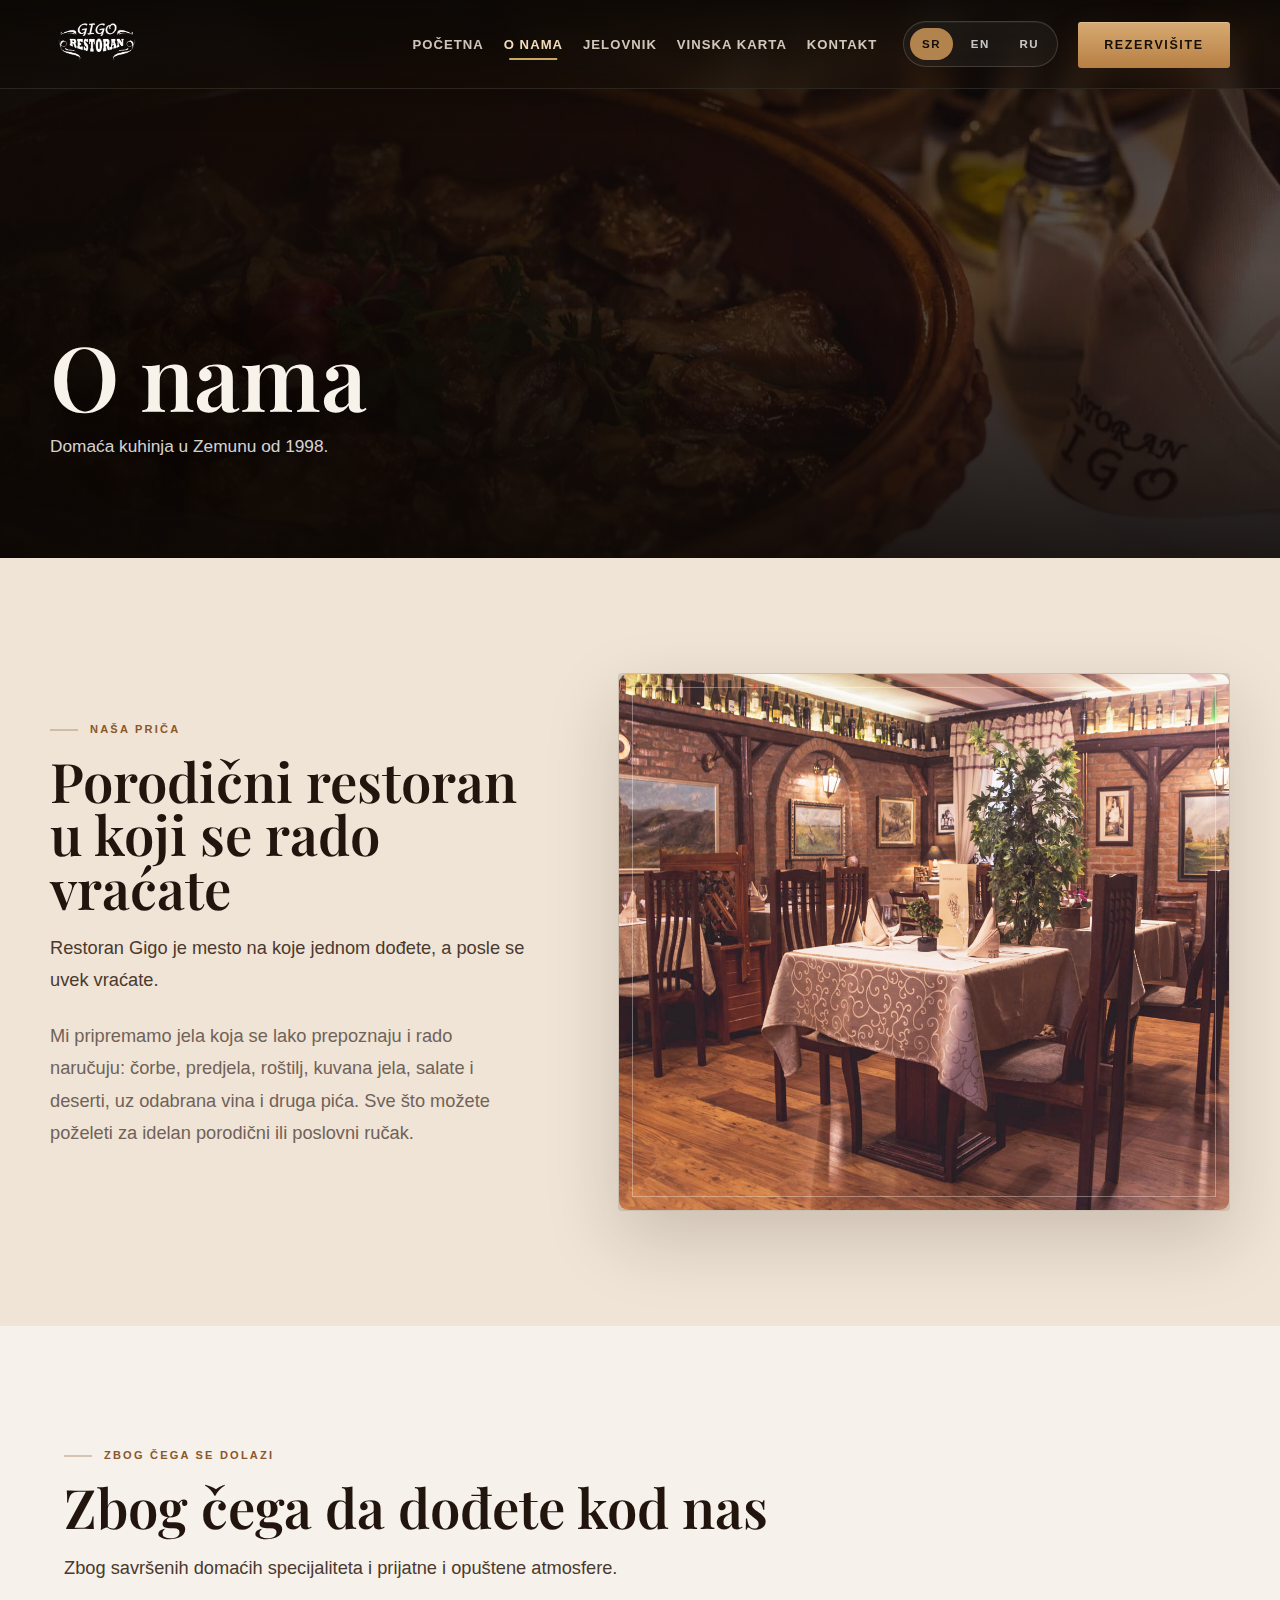
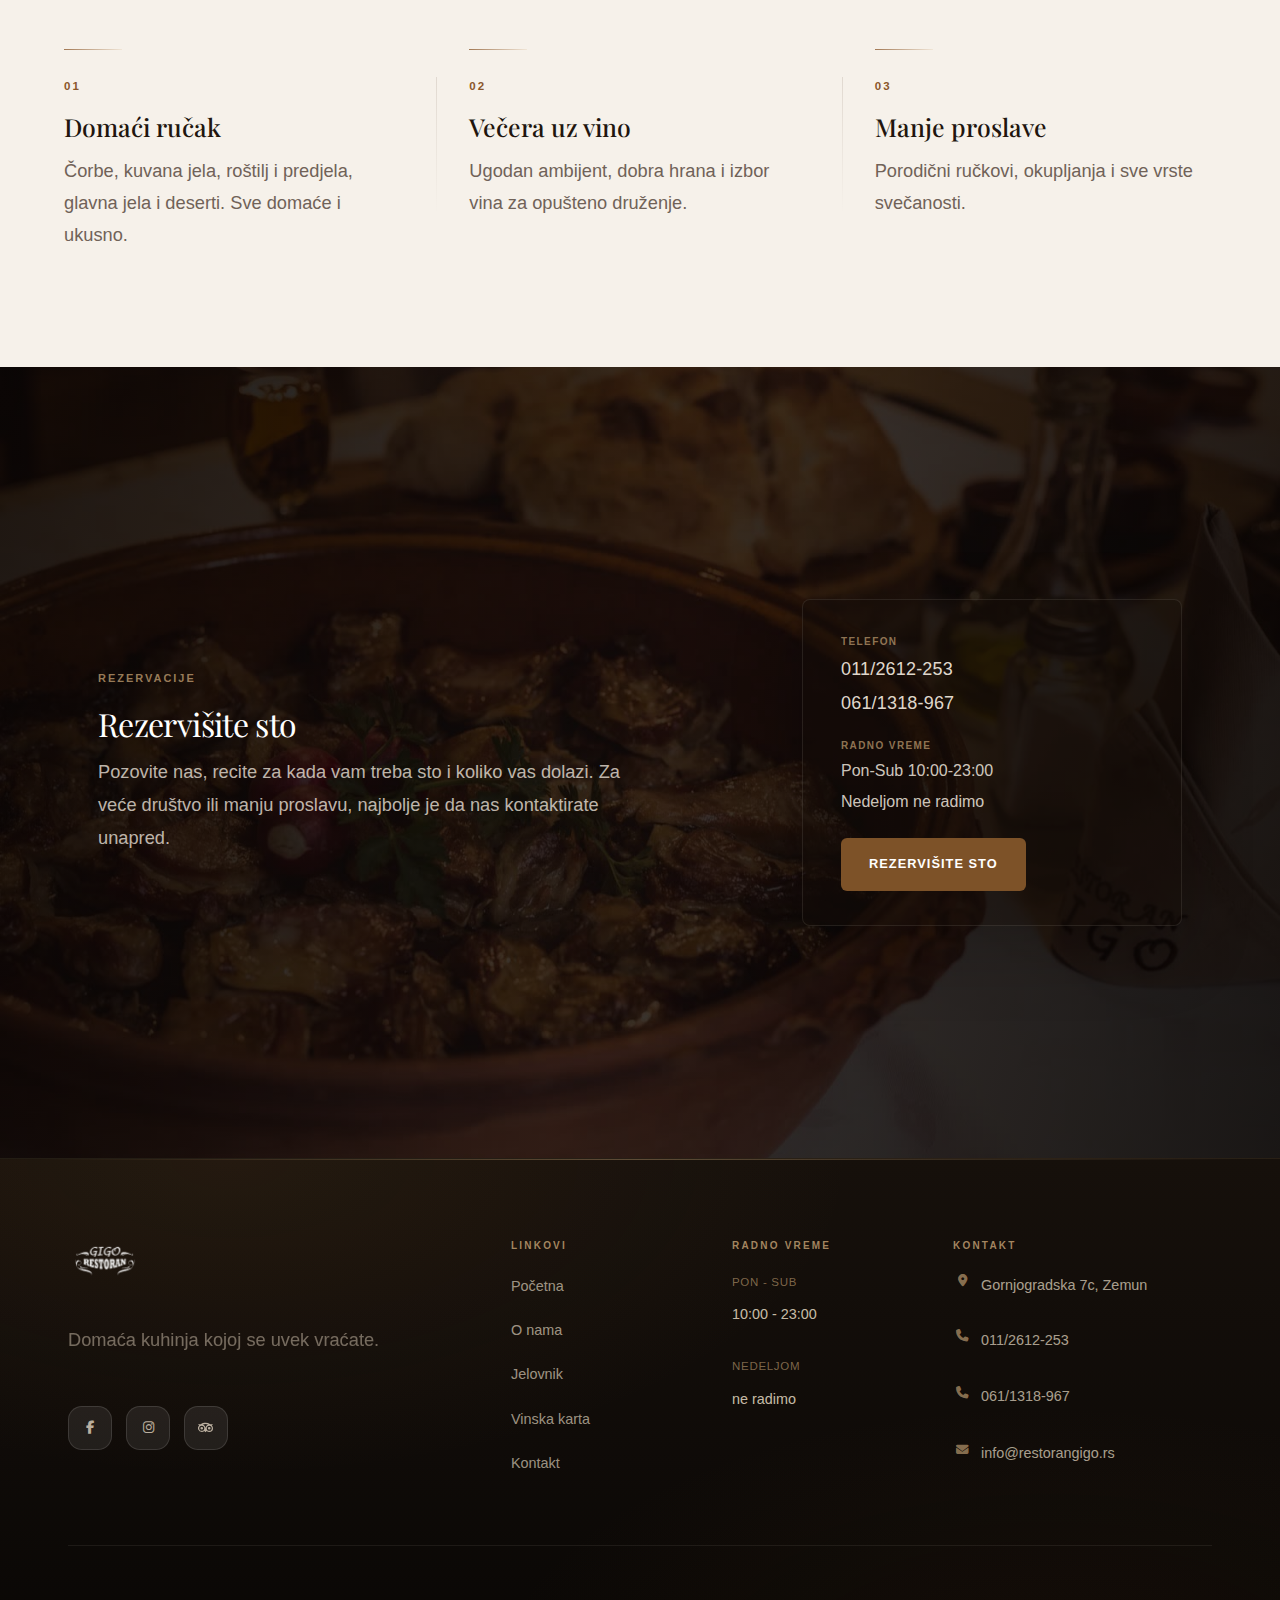
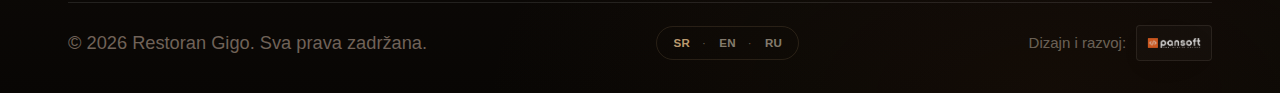
<file: o-nama.html>
<!DOCTYPE html>
<html lang="sr">
<head>
    <meta charset="UTF-8">
    <meta name="viewport" content="width=device-width, initial-scale=1.0">
    <meta name="description" content="Restoran Gigo u Zemunu - domaći ručak, večera, porodična okupljanja i poznata jela koja se rado naručuju.">
    <title>O nama - Restoran Gigo</title>
    <link rel="stylesheet" href="css/style.css">
    <link rel="stylesheet" href="css/pages.css">
    <link rel="stylesheet" href="css/landing.css">
    <link rel="preconnect" href="https://fonts.googleapis.com">
    <link rel="preconnect" href="https://fonts.gstatic.com" crossorigin>
    <link href="https://fonts.googleapis.com/css2?family=Playfair+Display:ital,wght@0,400;0,600;0,700;1,400;1,600&family=Lato:wght@300;400;700&family=DM+Sans:wght@300;400;500;600;700&display=swap" rel="stylesheet">
    <link rel="stylesheet" href="https://cdnjs.cloudflare.com/ajax/libs/font-awesome/6.4.0/css/all.min.css">
</head>
<body class="page-about page-home-modern">
    <!-- Navigation -->
    <nav class="navbar" id="navbar">
        <div class="container">
            <div class="nav-wrapper">
                <a href="index.html" class="logo" aria-label="Restoran Gigo">
                    <img src="images/logo-beli.png" alt="Restoran Gigo" class="logo-img" data-logo-default="images/logo-beli.png" data-logo-inverse="images/logo-beli.png">
                    <span class="visually-hidden">Restoran Gigo</span>
                </a>
                
                <button class="mobile-toggle" id="mobileToggle" aria-label="Toggle menu">
                    <span></span>
                    <span></span>
                    <span></span>
                </button>

                <ul class="nav-menu" id="navMenu">
                    <li><a href="index.html" class="nav-link">Početna</a></li>
                    <li><a href="o-nama.html" class="nav-link active" aria-current="page">O nama</a></li>
                    <li><a href="jelovnik.html" class="nav-link">Jelovnik</a></li>
                    <li><a href="vinska-karta.html" class="nav-link">Vinska karta</a></li>
                    <li><a href="kontakt.html" class="nav-link">Kontakt</a></li>
                    <li class="nav-lang">
                        <div class="lang-switch" aria-label="Language switch">
                            <a href="o-nama.html" class="active" aria-current="page">SR</a>
                            <a href="en/o-nama.html">EN</a>
                            <a href="ru/o-nama.html">RU</a>
                        </div>
                    </li>
                    <li><a href="tel:+381112612253" class="btn-reserve">Rezervišite</a></li>
                </ul>
            </div>
        </div>
    </nav>

    <!-- Page Header -->
    <section class="page-header about-header">
        <div class="page-header-overlay"></div>
        <div class="container">
            <div class="page-header-content">
                <h1>O nama</h1>
                <p>Domaća kuhinja u Zemunu od 1998.</p>
            </div>
        </div>
    </section>

    <!-- Story Section -->
    <section class="story-section section-padding">
        <div class="container">
            <div class="section-grid">
                <div class="story-content">
                    <p class="section-subtitle">Naša priča</p>
                    <h2 class="section-title">Porodični restoran u koji se rado vraćate</h2>
                    <div class="story-image-inline" aria-hidden="true">
                        <img src="images/image-30.jpg" alt="" role="presentation" loading="lazy">
                    </div>
                    <p class="text-large">Restoran Gigo je mesto na koje jednom dođete, a posle se uvek vraćate.</p>
                    <p>Mi pripremamo jela koja se lako prepoznaju i rado naručuju: čorbe, predjela, roštilj, kuvana jela, salate i deserti, uz odabrana vina i druga pića. Sve što možete poželeti za idelan porodični ili poslovni ručak.</p>
                </div>
                <div class="story-image">
                    <img src="images/galerija%206.jpg" alt="Enterijer Restorana Gigo" loading="lazy">
                </div>
            </div>
        </div>
    </section>

    <!-- Visit Reasons Section -->
    <section class="home-standards visit-reasons-section section-padding">
        <div class="container">
            <div class="standards-head">
                <p class="section-subtitle">Zbog čega se dolazi</p>
                <h2 class="section-title">Zbog čega da dođete kod nas</h2>
                <p>Zbog savršenih domaćih specijaliteta i prijatne i opuštene atmosfere.</p>
            </div>
            <div class="standards-grid">
                <div class="standard-line">
                    <span>01</span>
                    <h3>Domaći ručak</h3>
                    <p>Čorbe, kuvana jela, roštilj i predjela, glavna jela i deserti. Sve domaće i ukusno.</p>
                </div>
                <div class="standard-line">
                    <span>02</span>
                    <h3>Večera uz vino</h3>
                    <p>Ugodan ambijent, dobra hrana i izbor vina za opušteno druženje.</p>
                </div>
                <div class="standard-line">
                    <span>03</span>
                    <h3>Manje proslave</h3>
                    <p>Porodični ručkovi, okupljanja i sve vrste svečanosti.</p>
                </div>
            </div>
        </div>
    </section>

    <!-- CTA Section -->
    <section class="home-final-cta cta-section--split">
        <div class="cta-overlay"></div>
        <div class="cta-split-container">
            <div class="cta-split-left">
                <span class="cta-label">Rezervacije</span>
                <h2 class="cta-split-title">Rezervišite sto</h2>
                <p class="cta-split-text">Pozovite nas, recite za kada vam treba sto i koliko vas dolazi. Za veće društvo ili manju proslavu, najbolje je da nas kontaktirate unapred.</p>
            </div>
            <div class="cta-split-right">
                <div class="cta-info-block">
                    <div class="cta-info-item">
                        <span class="cta-info-label">Telefon</span>
                        <a href="tel:+381112612253" class="cta-info-value">011/2612-253</a>
                        <a href="tel:+381611318967" class="cta-info-value">061/1318-967</a>
                    </div>
                    <div class="cta-info-item">
                        <span class="cta-info-label">Radno vreme</span>
                        <span class="cta-info-value">Pon-Sub 10:00-23:00</span>
                        <span class="cta-info-value">Nedeljom ne radimo</span>
                    </div>
                    <a href="kontakt.html" class="cta-split-btn">Rezervišite sto</a>
                </div>
            </div>
        </div>
    </section>

    <!-- Footer -->
    <footer class="footer footer--home">
        <div class="footer-inner">
            <div class="footer-grid">
                <div class="footer-col footer-col--brand">
                    <a href="index.html" class="footer-brand" aria-label="Restoran Gigo">
                        <img src="images/logo-beli.png" alt="Restoran Gigo" class="footer-logo">
                    </a>
                    <p class="footer-tagline">Domaća kuhinja kojoj se uvek vraćate.</p>
                    <div class="social-links">
                        <a href="#" aria-label="Facebook"><i class="fab fa-facebook-f"></i></a>
                        <a href="#" aria-label="Instagram"><i class="fab fa-instagram"></i></a>
                        <a href="https://www.tripadvisor.com/Restaurant_Review-g1898555-d7704633-Reviews-Restoran_Gigo-Zemun_Belgrade.html" target="_blank" rel="noopener noreferrer" aria-label="TripAdvisor"><i class="fab fa-tripadvisor"></i></a>
                    </div>
                </div>
                <div class="footer-col">
                    <h4>Linkovi</h4>
                    <ul class="footer-links">
                        <li><a href="index.html">Početna</a></li>
                        <li><a href="o-nama.html">O nama</a></li>
                        <li><a href="jelovnik.html">Jelovnik</a></li>
                        <li><a href="vinska-karta.html">Vinska karta</a></li>
                        <li><a href="kontakt.html">Kontakt</a></li>
                    </ul>
                </div>
                <div class="footer-col">
                    <h4>Radno vreme</h4>
                    <ul class="footer-info">
                        <li>
                            <span class="fi-label">Pon - Sub</span>
                            <span class="fi-value">10:00 - 23:00</span>
                        </li>
                        <li>
                            <span class="fi-label">Nedeljom</span>
                            <span class="fi-value">ne radimo</span>
                        </li>
                    </ul>
                </div>
                <div class="footer-col">
                    <h4>Kontakt</h4>
                    <ul class="footer-info footer-info--contact">
                        <li><i class="fas fa-map-marker-alt"></i><span>Gornjogradska 7c, Zemun</span></li>
                        <li><i class="fas fa-phone"></i><a href="tel:+381112612253">011/2612-253</a></li>
                        <li><i class="fas fa-phone"></i><a href="tel:+381611318967">061/1318-967</a></li>
                        <li><i class="fas fa-envelope"></i><a href="mailto:info@restorangigo.rs">info@restorangigo.rs</a></li>
                    </ul>
                </div>
            </div>
            <div class="footer-bottom">
                <p class="footer-copy">&copy; 2026 Restoran Gigo. Sva prava zadržana.</p>
                <div class="footer-lang" aria-label="Language">
                    <a href="o-nama.html" class="active" aria-current="page">SR</a>
                    <span aria-hidden="true">·</span>
                    <a href="en/o-nama.html">EN</a>
                    <span aria-hidden="true">·</span>
                    <a href="ru/o-nama.html">RU</a>
                </div>
                <div class="footer-credit">
                    <span>Dizajn i razvoj:</span>
                    <a href="https://pansoft.rs" target="_blank" rel="noopener noreferrer" aria-label="Pansoft">
                        <img src="images/pansoft%20logo%20bela%20slova-01.png" alt="Pansoft" class="footer-credit-logo">
                    </a>
                </div>
            </div>
        </div>
    </footer>

    <!-- Back to Top -->
    <button class="back-to-top" id="backToTop" aria-label="Back to top">
        <i class="fas fa-arrow-up"></i>
    </button>

    <!-- Scripts -->
    <script src="js/main.js"></script>
</body>
</html>
</file>
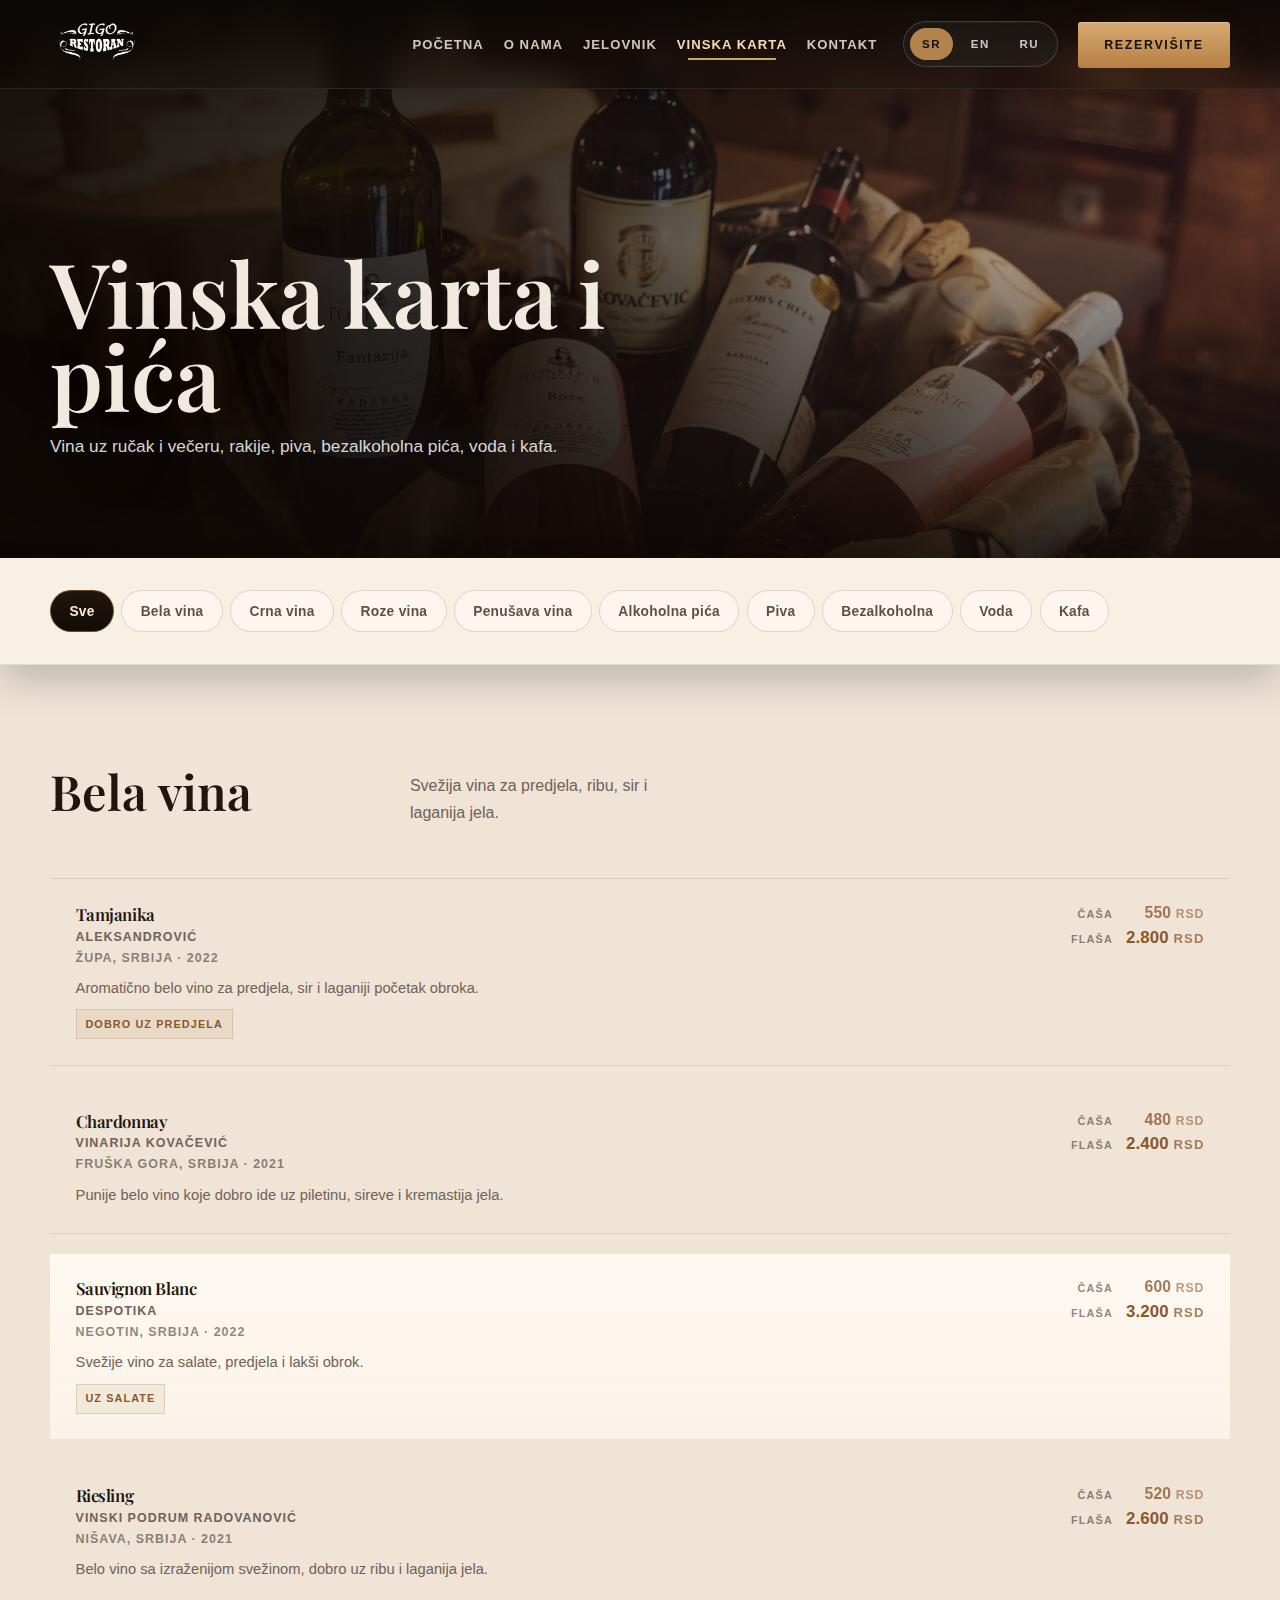
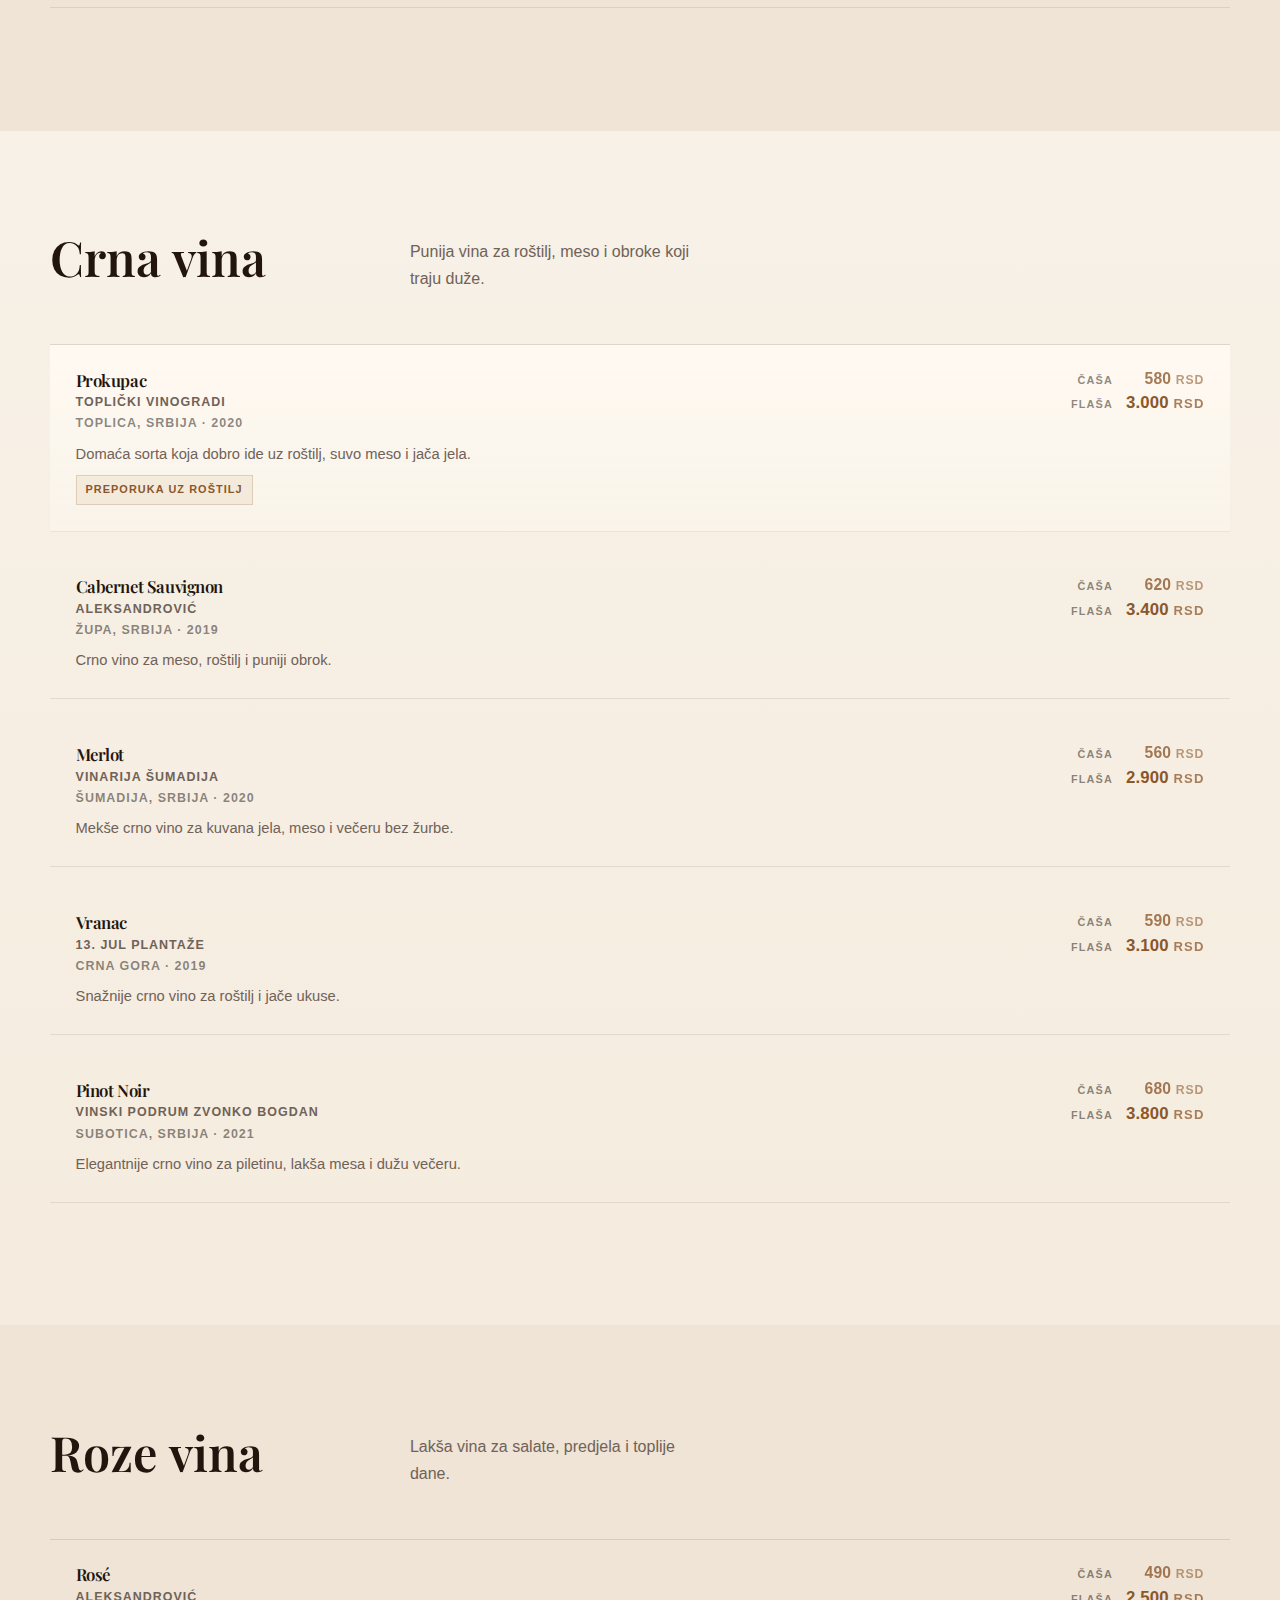
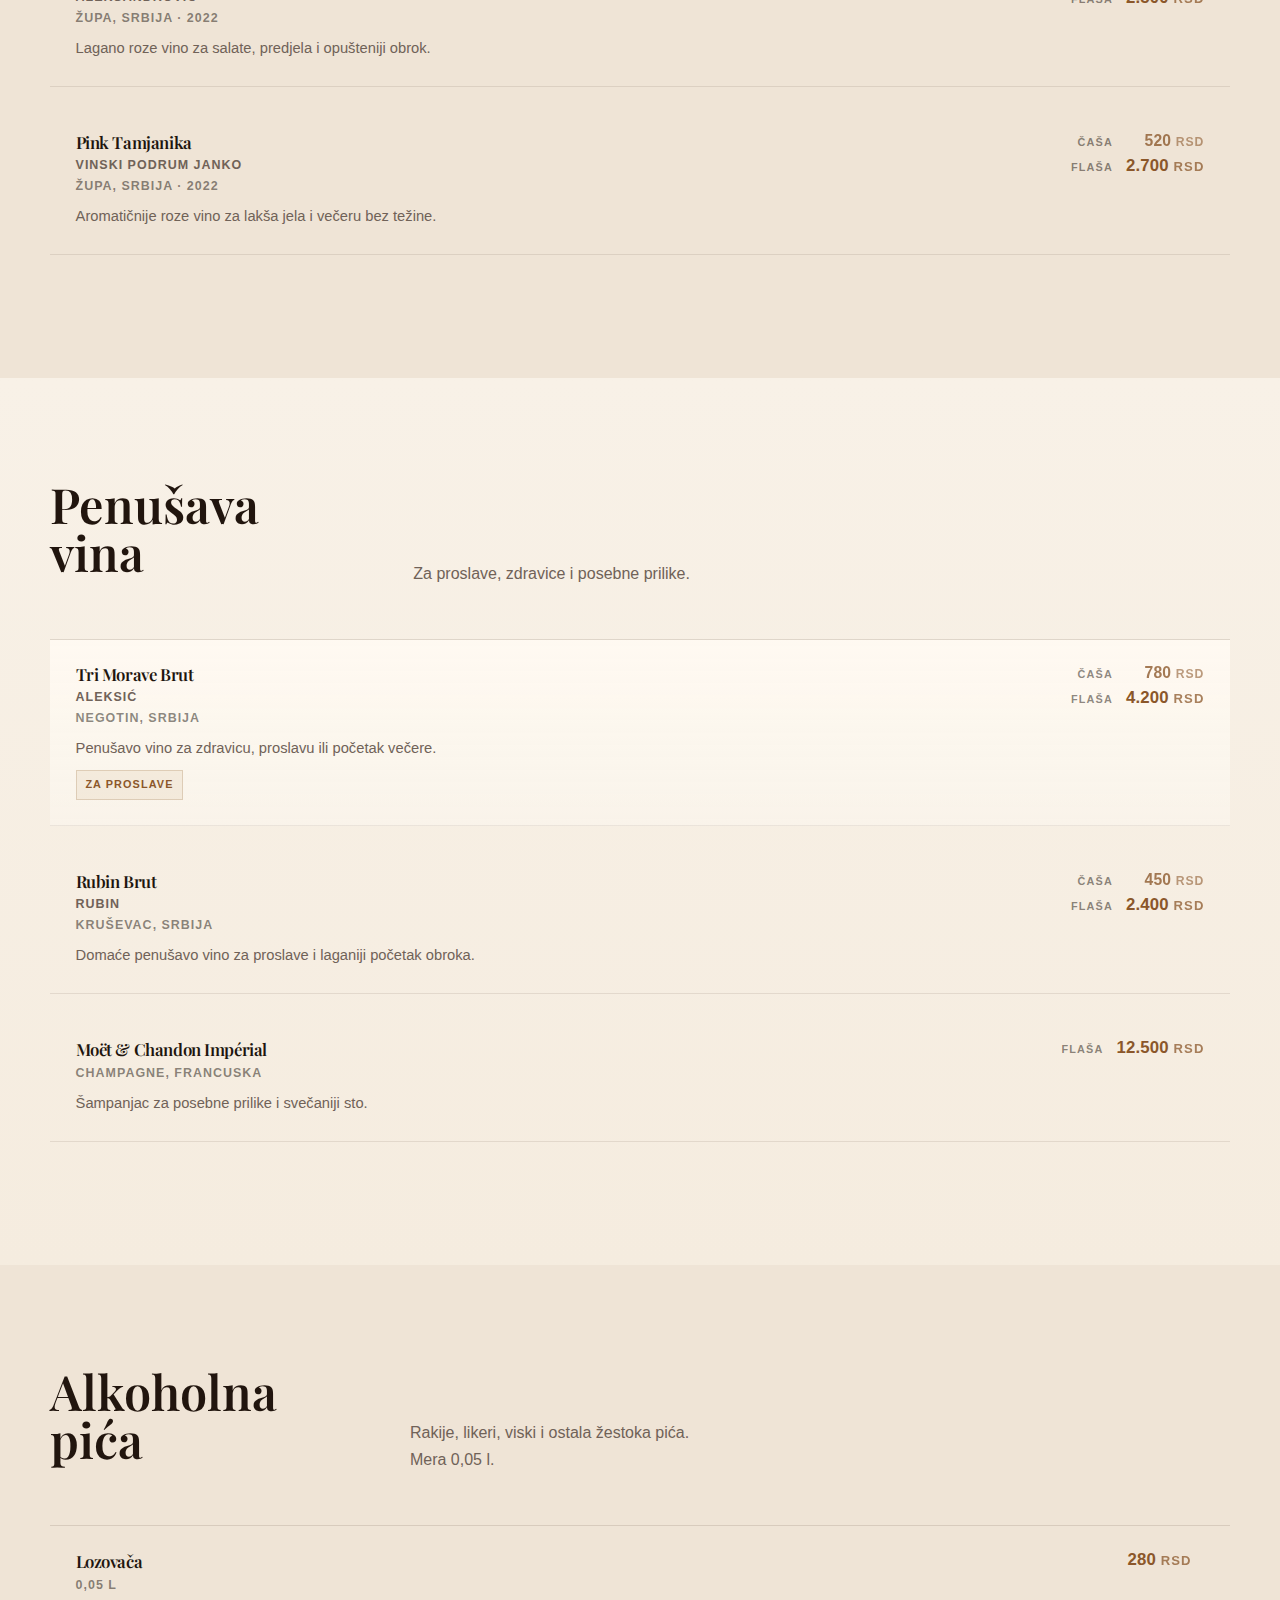
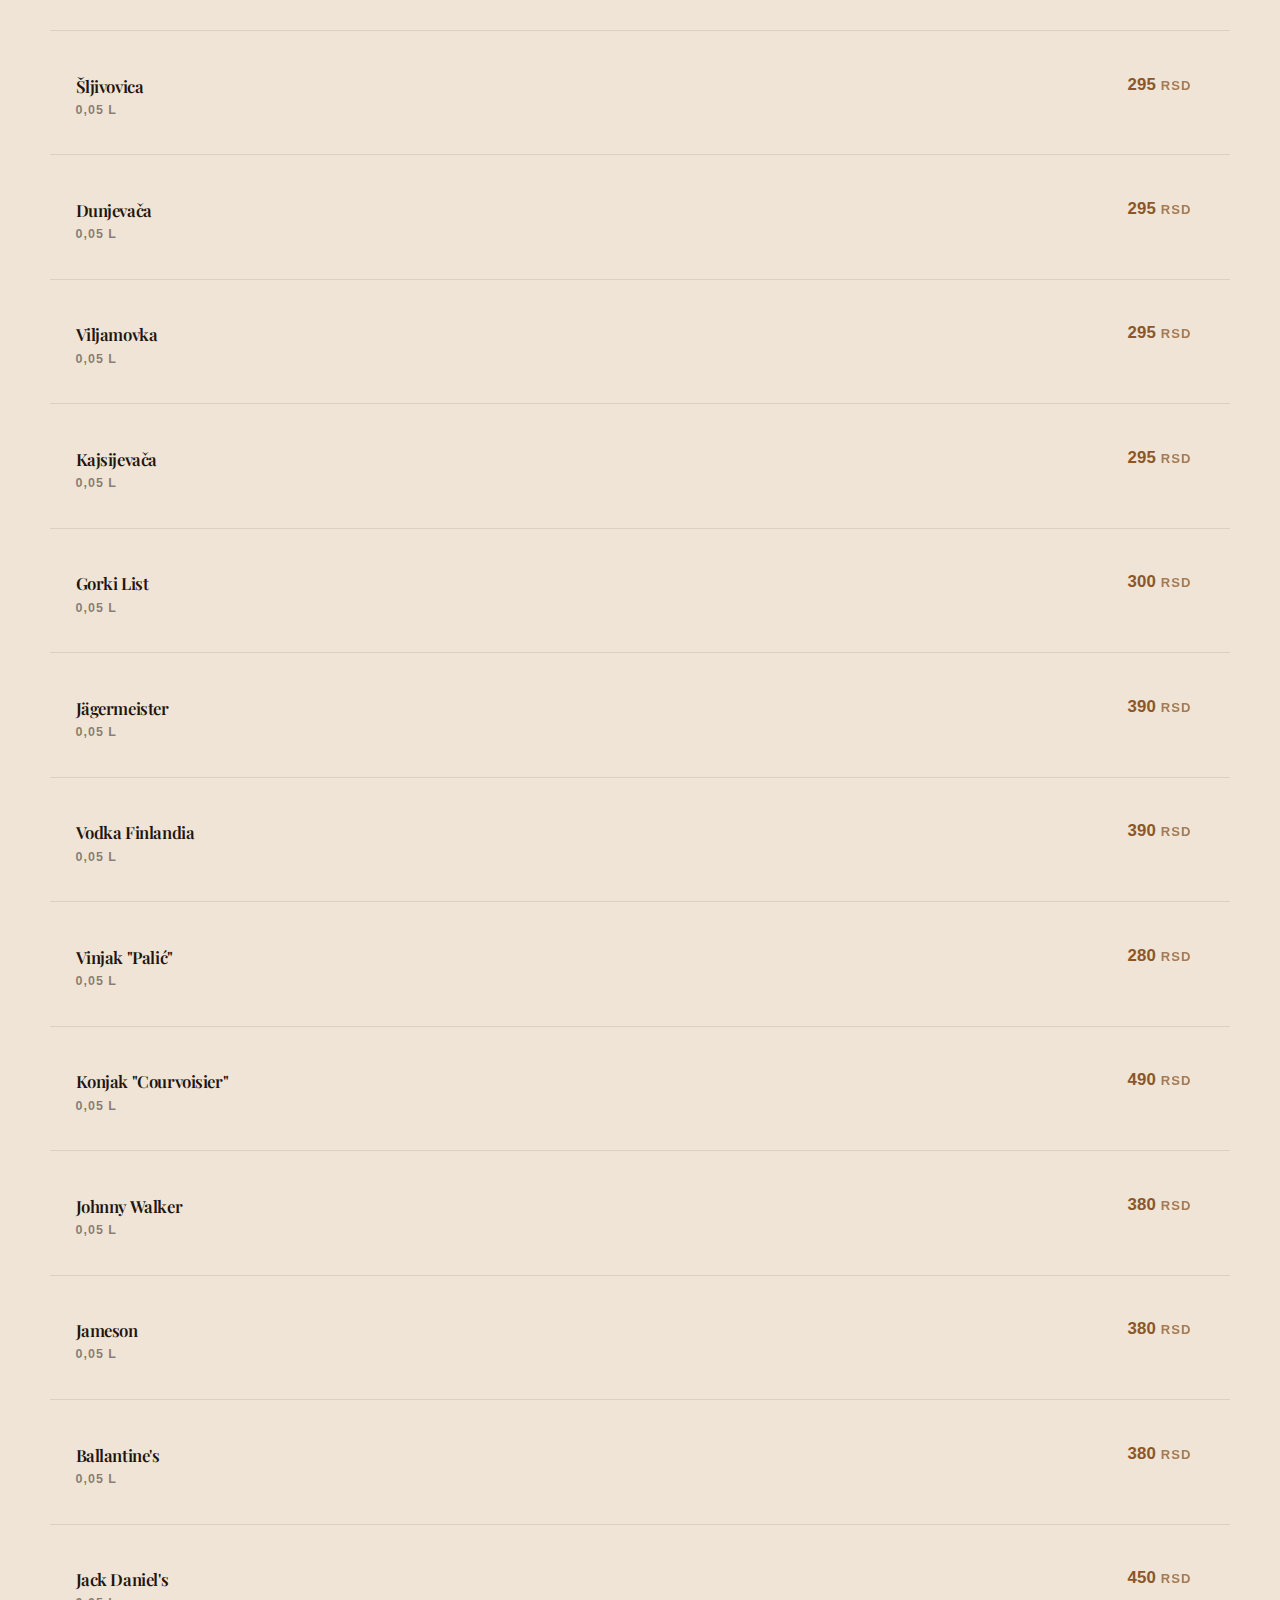
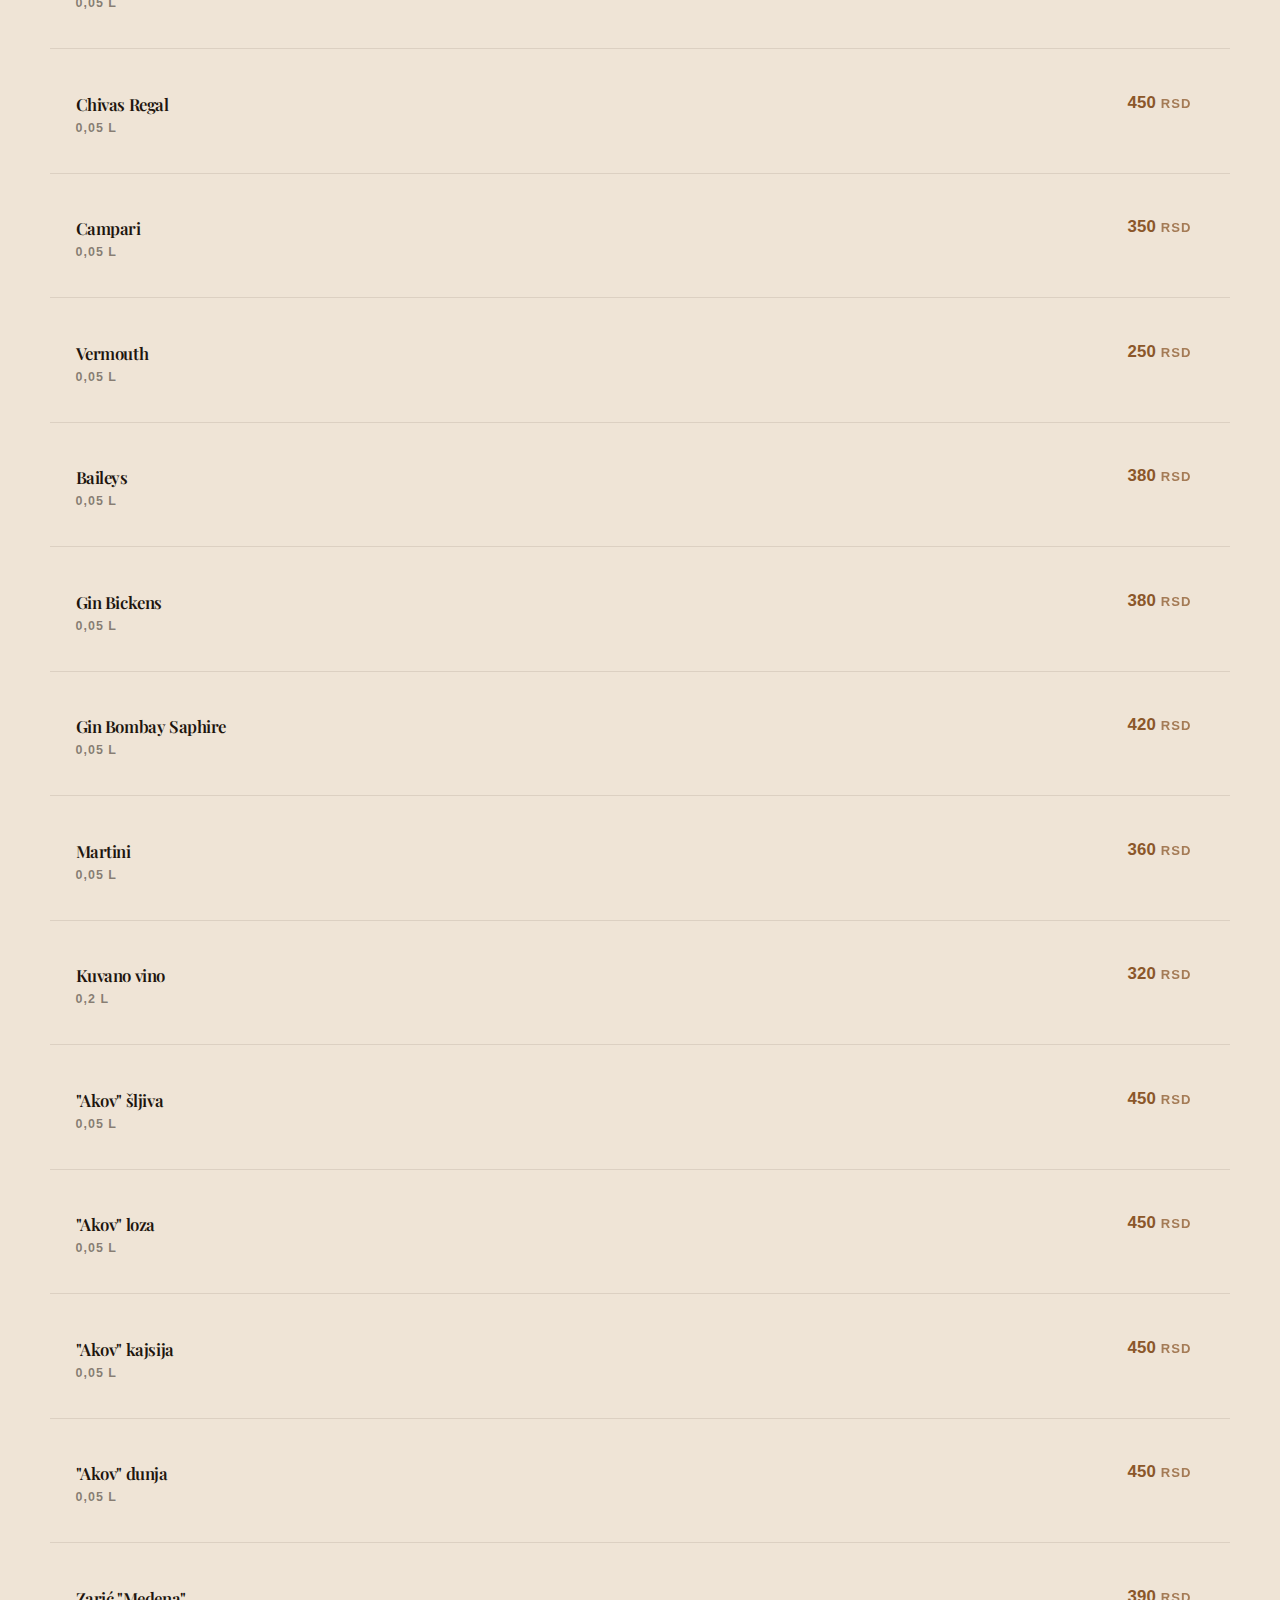
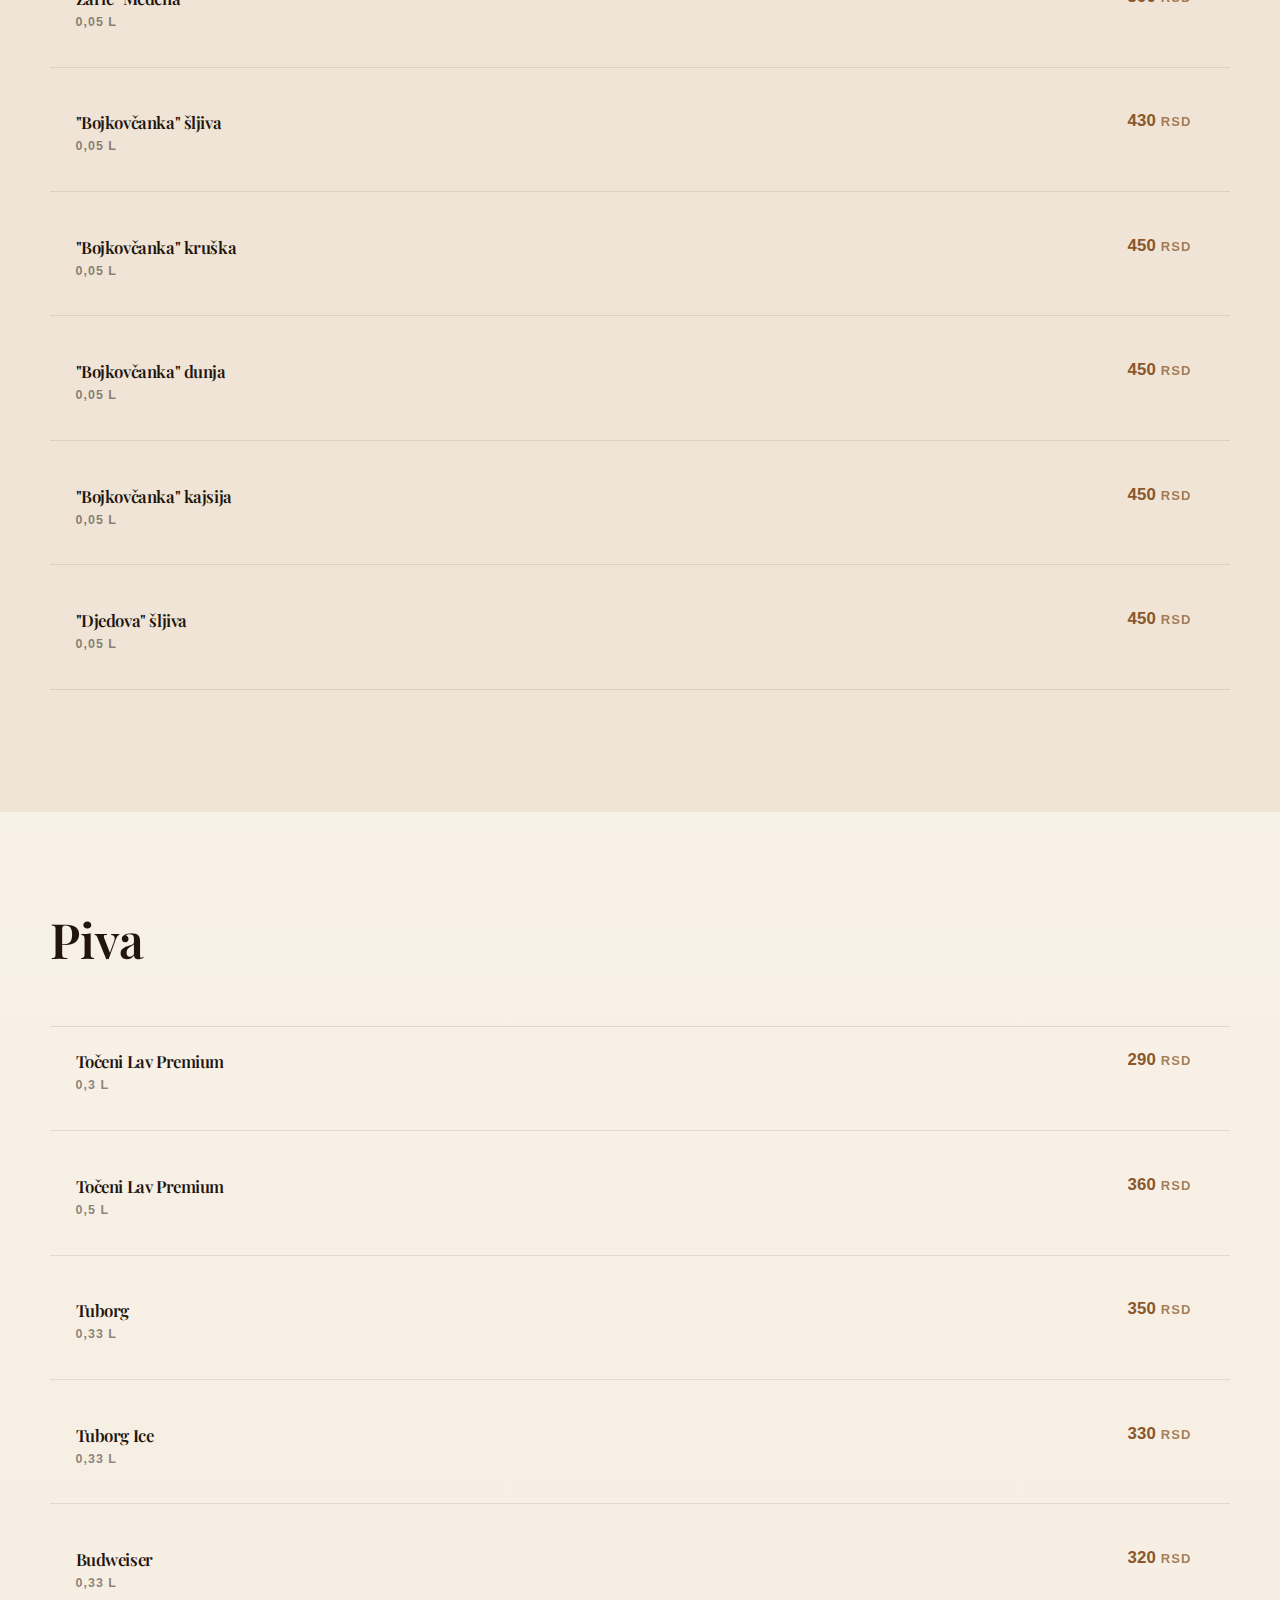
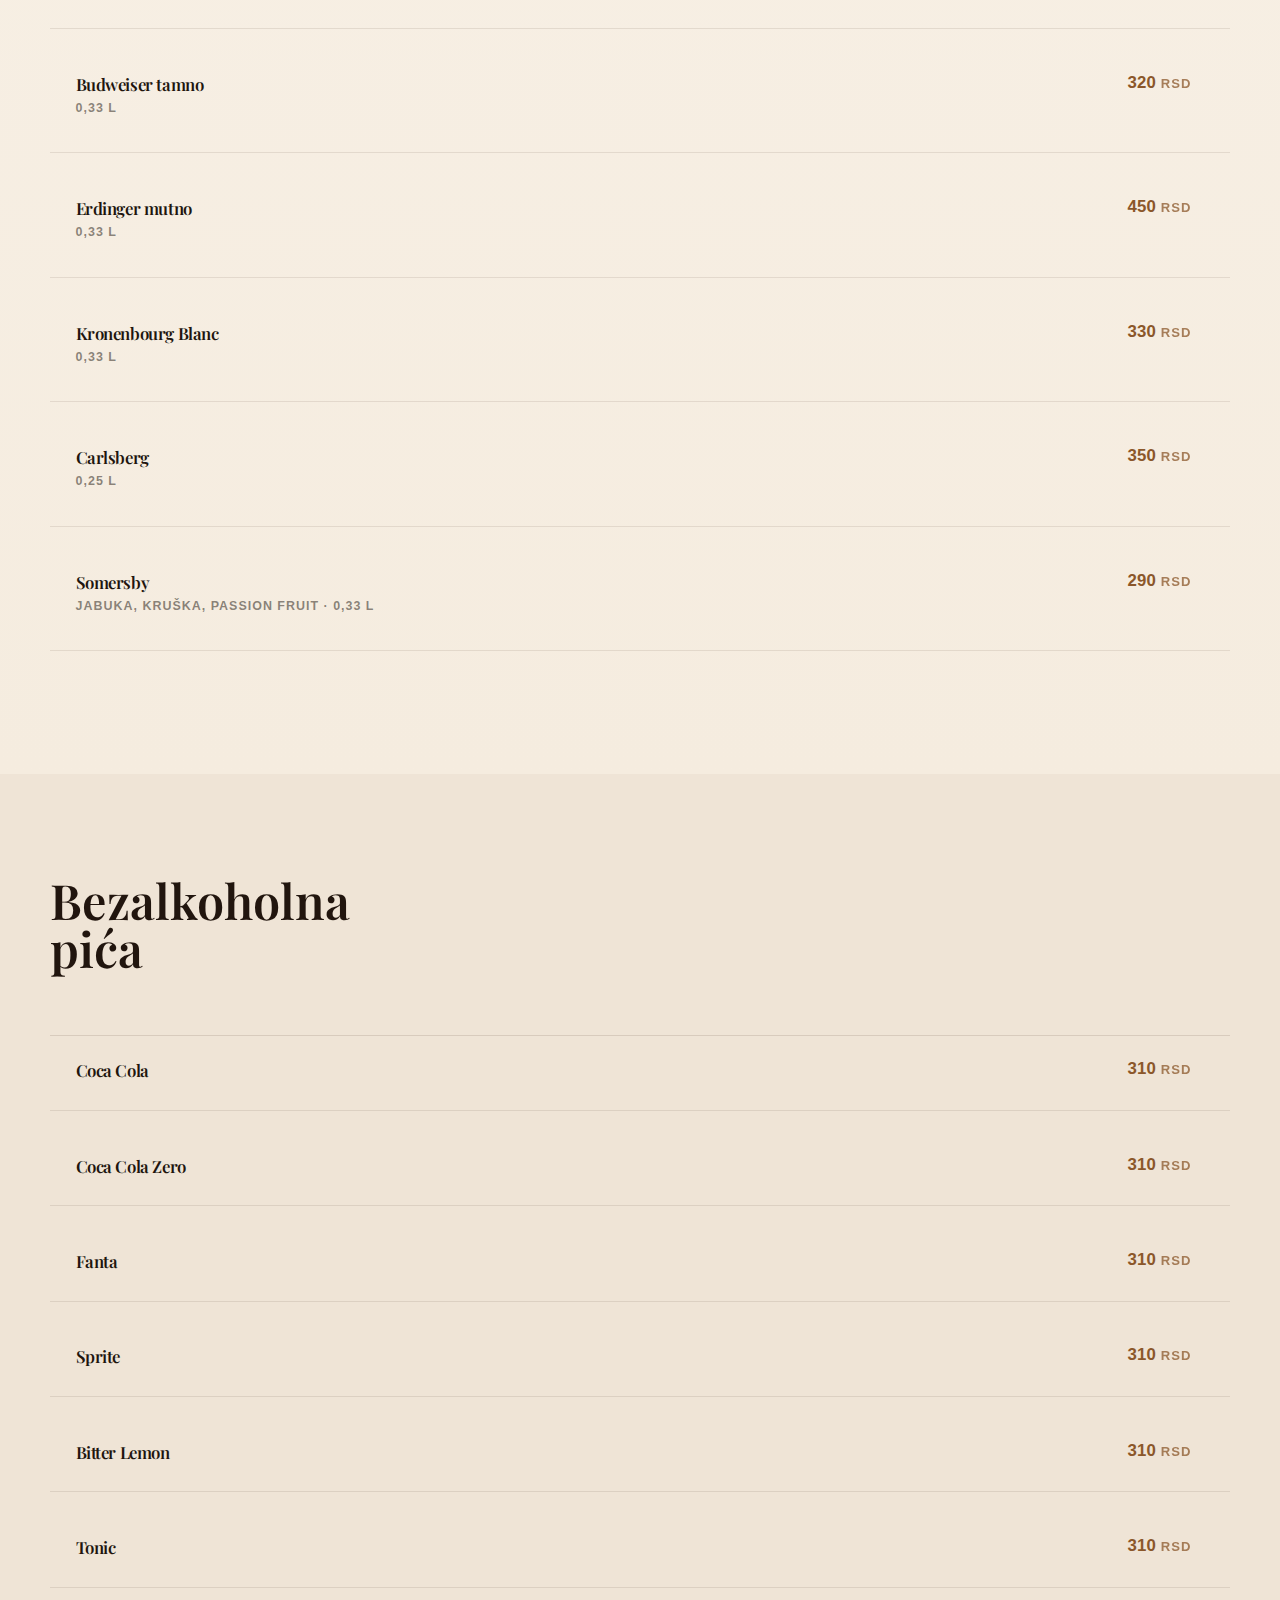
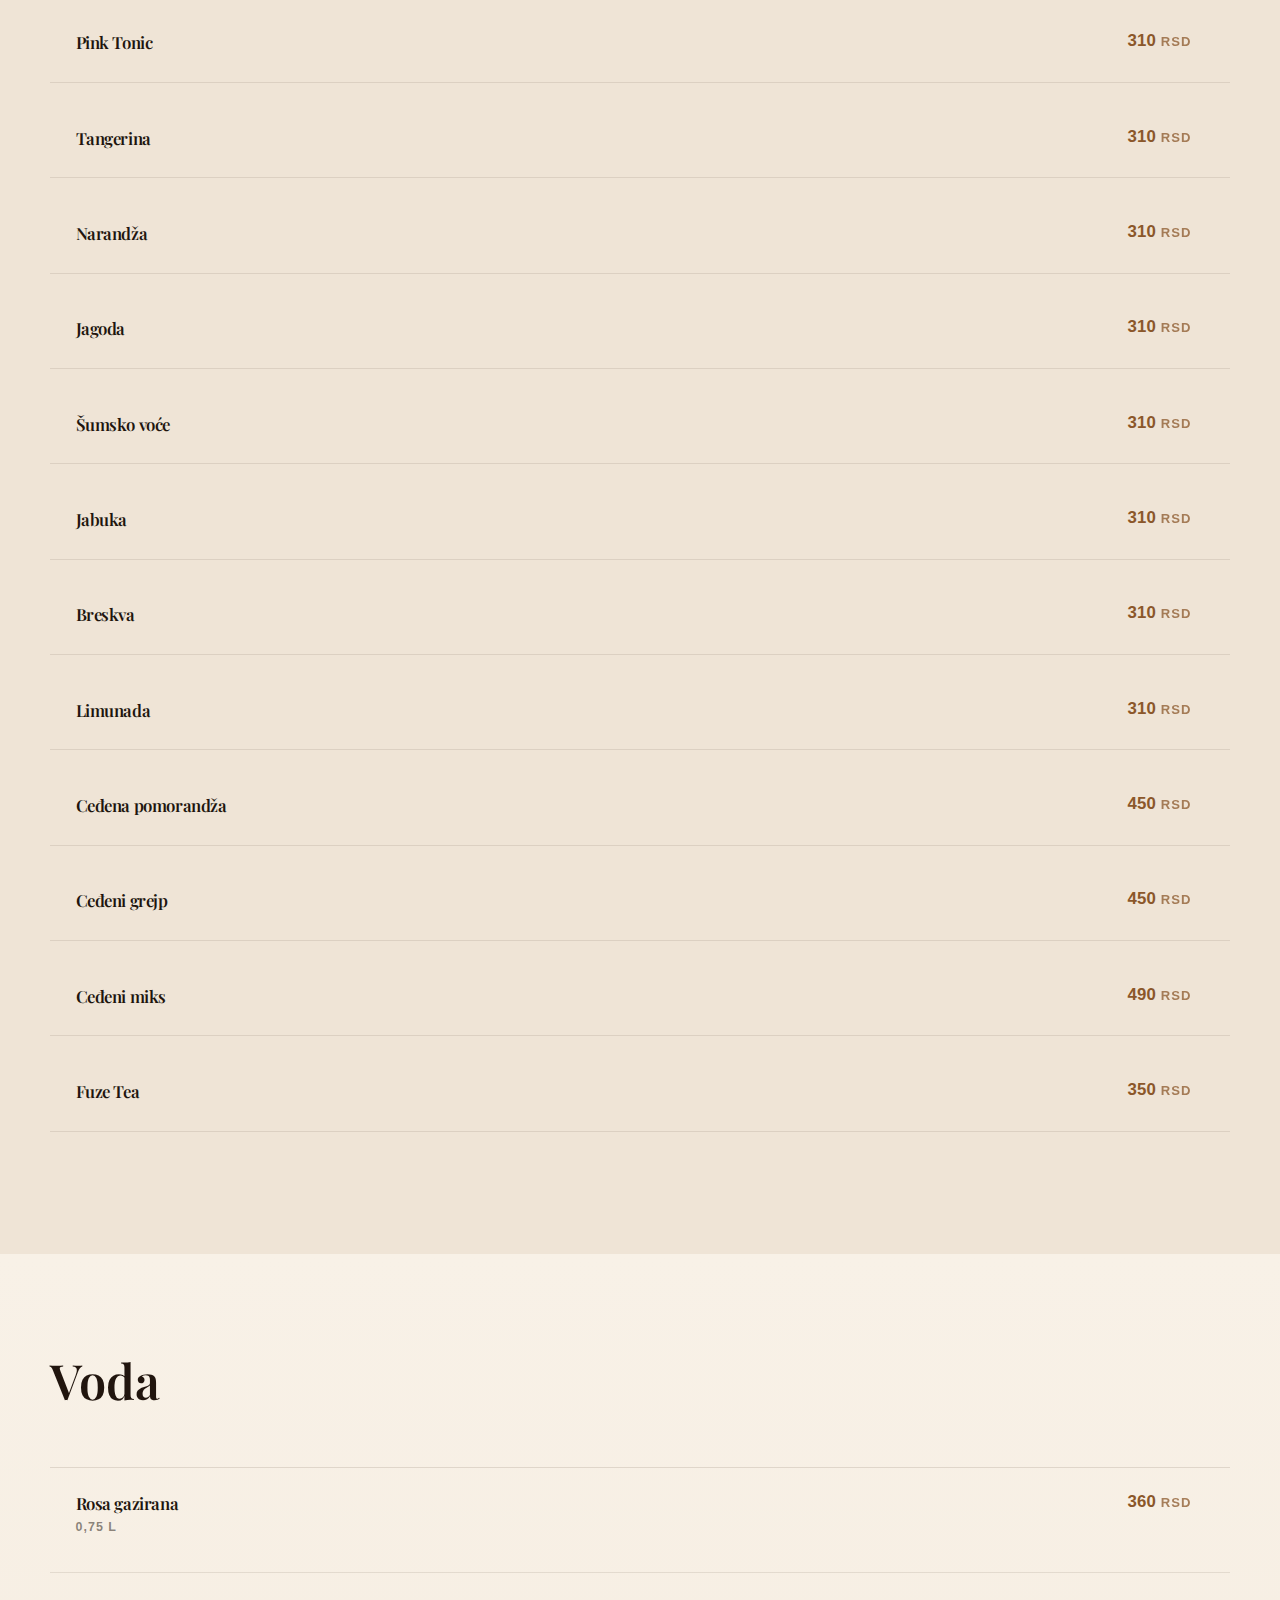
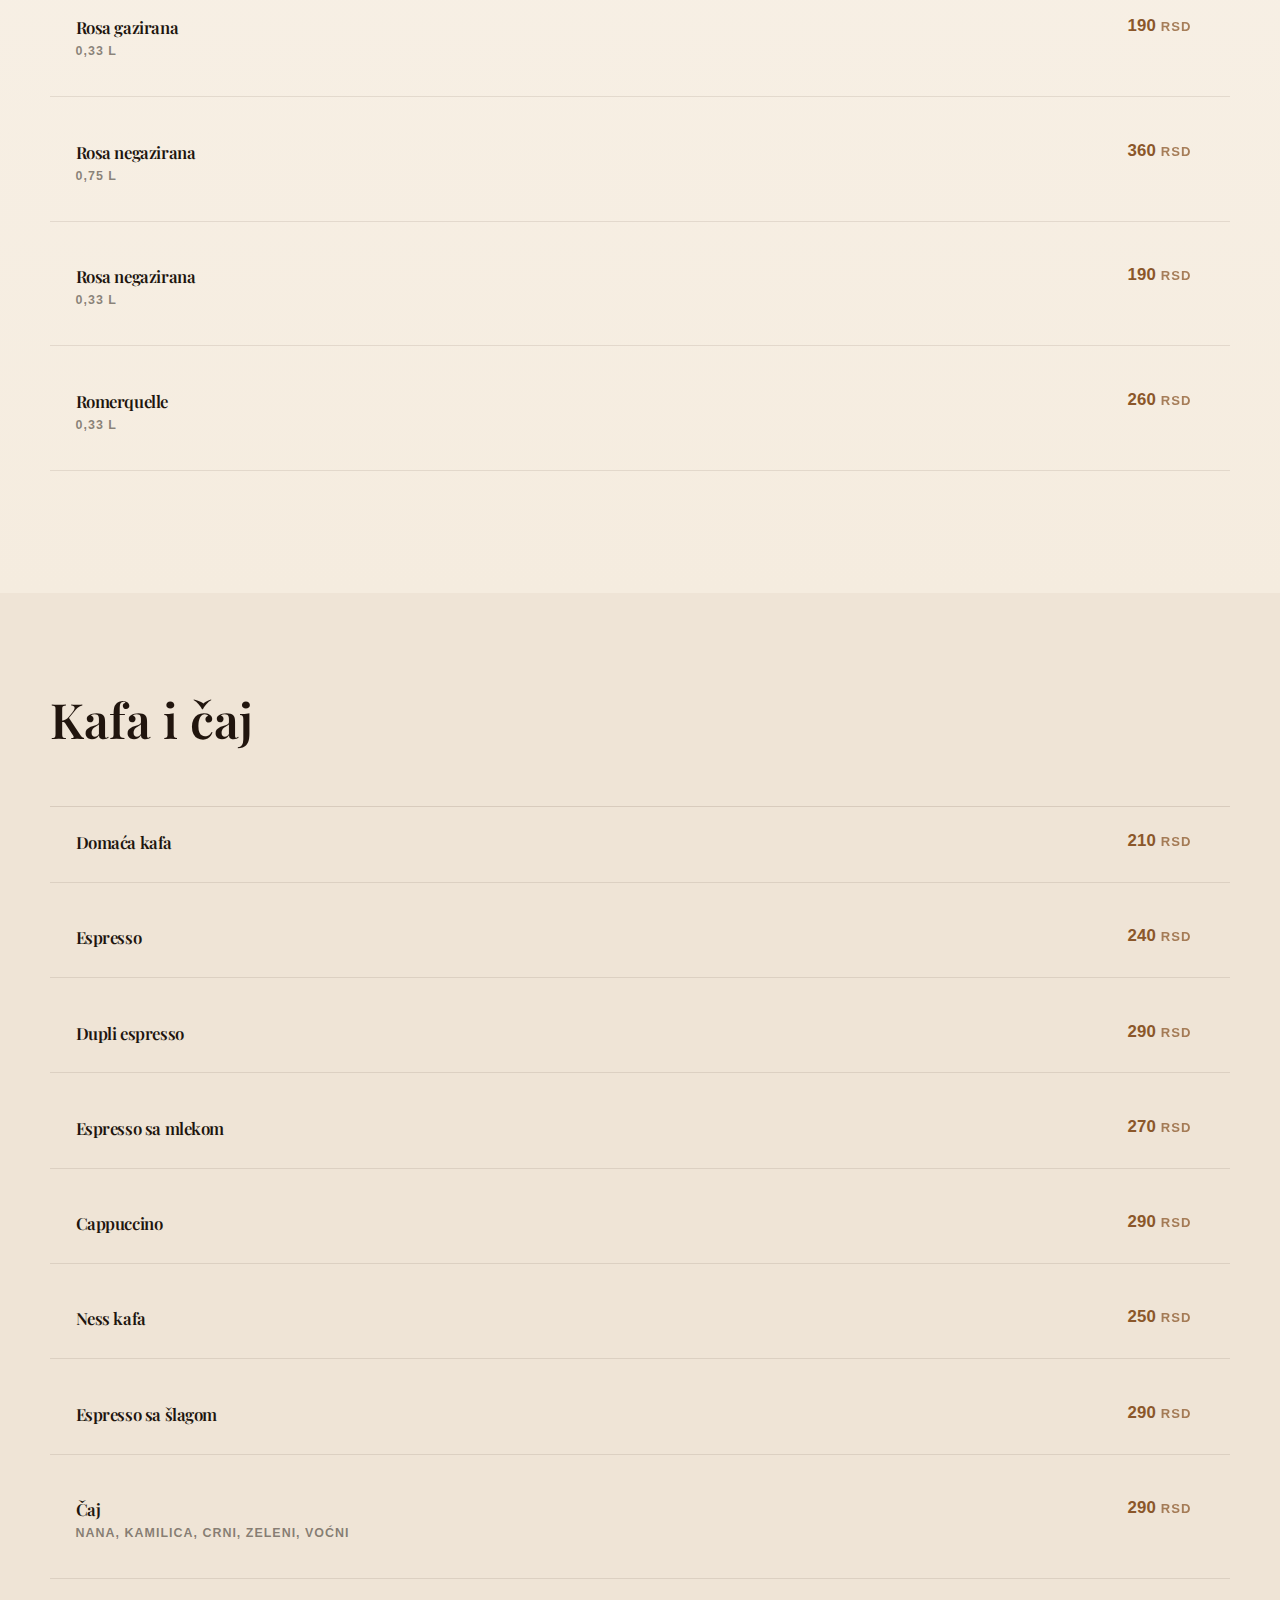
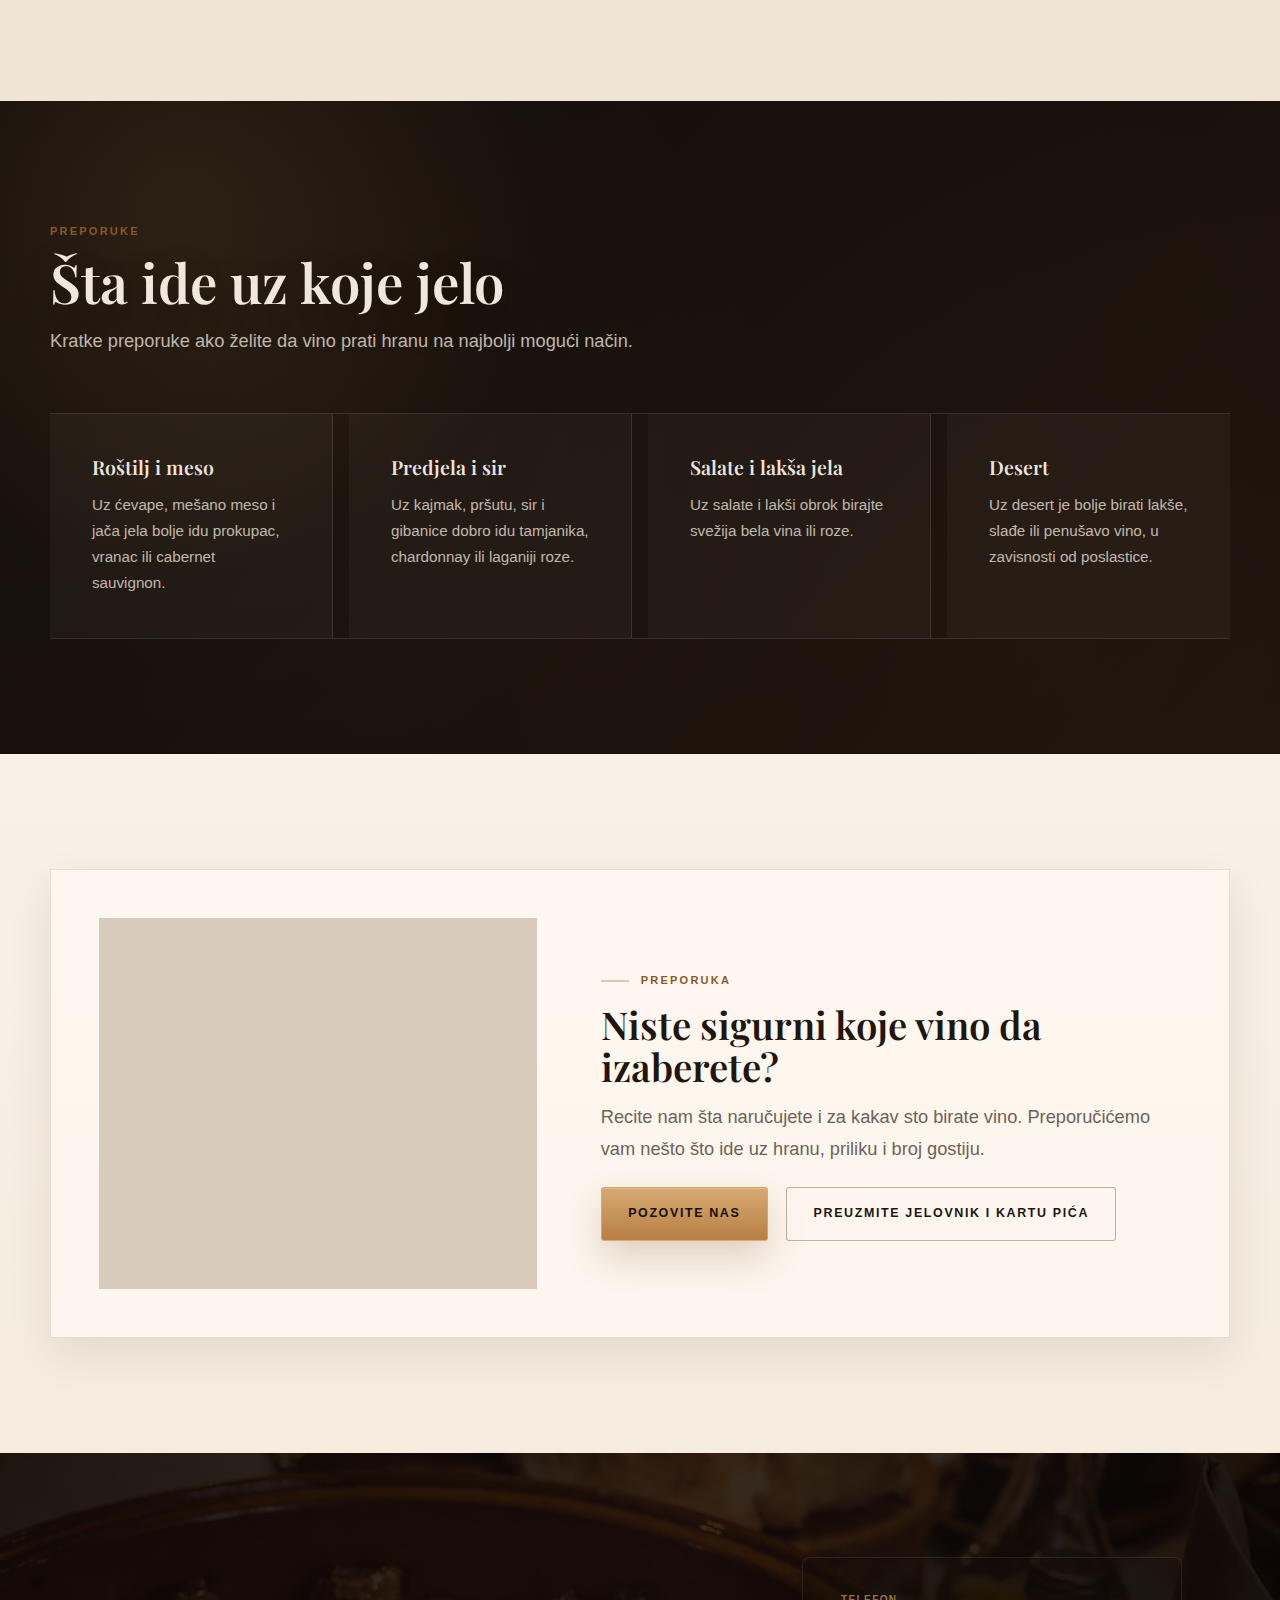
<file: vinska-karta.html>
<!DOCTYPE html>
<html lang="sr">
<head>
    <meta charset="UTF-8">
    <meta name="viewport" content="width=device-width, initial-scale=1.0">
    <meta name="description" content="Vinska karta i karta pića Restorana Gigo - vina, rakije, piva, bezalkoholna pića, voda i kafa.">
    <title>Vinska karta i pića - Restoran Gigo</title>
    <link rel="stylesheet" href="css/style.css">
    <link rel="stylesheet" href="css/pages.css">
    <link rel="stylesheet" href="css/landing.css">
    <link rel="stylesheet" href="css/menu-rows.css">
    <link rel="preconnect" href="https://fonts.googleapis.com">
    <link rel="preconnect" href="https://fonts.gstatic.com" crossorigin>
    <link href="https://fonts.googleapis.com/css2?family=Playfair+Display:ital,wght@0,400;0,600;0,700;1,400;1,600&family=Lato:wght@300;400;700&family=DM+Sans:wght@300;400;500;600;700&display=swap" rel="stylesheet">
    <link rel="stylesheet" href="https://cdnjs.cloudflare.com/ajax/libs/font-awesome/6.4.0/css/all.min.css">
</head>
<body class="page-wine page-home-modern">
    <!-- Navigation -->
    <nav class="navbar" id="navbar">
        <div class="container">
            <div class="nav-wrapper">
                <a href="index.html" class="logo" aria-label="Restoran Gigo">
                    <img src="images/logo-beli.png" alt="" class="logo-img" data-logo-default="images/logo-beli.png" data-logo-inverse="images/logo-beli.png">
                </a>
                
                <button class="mobile-toggle" id="mobileToggle" aria-label="Toggle menu">
                    <span></span>
                    <span></span>
                    <span></span>
                </button>

                <ul class="nav-menu" id="navMenu">
                    <li><a href="index.html" class="nav-link">Početna</a></li>
                    <li><a href="o-nama.html" class="nav-link">O nama</a></li>
                    <li><a href="jelovnik.html" class="nav-link">Jelovnik</a></li>
                    <li><a href="vinska-karta.html" class="nav-link active" aria-current="page">Vinska karta</a></li>
                    <li><a href="kontakt.html" class="nav-link">Kontakt</a></li>
                    <li class="nav-lang">
                        <div class="lang-switch" aria-label="Language switch">
                            <a href="vinska-karta.html" class="active" aria-current="page">SR</a>
                            <a href="en/vinska-karta.html">EN</a>
                            <a href="ru/vinska-karta.html">RU</a>
                        </div>
                    </li>
                    <li><a href="tel:+381112612253" class="btn-reserve">Rezervišite</a></li>
                </ul>
            </div>
        </div>
    </nav>

    <!-- Page Header -->
    <section class="page-header wine-header">
        <div class="page-header-overlay"></div>
        <div class="container">
            <div class="page-header-content">
                <h1>Vinska karta i pića</h1>
                <p>Vina uz ručak i večeru, rakije, piva, bezalkoholna pića, voda i kafa.</p>
            </div>
        </div>
    </section>

    <!-- Wine Filter -->
    <section class="wine-filter section-padding-small bg-light">
        <div class="container">
            <div class="filter-buttons" role="tablist" aria-label="Sekcije vinske karte">
                <button type="button" class="filter-btn active" data-filter="all" data-target="all" role="tab" aria-selected="true" id="wine-tab-all">Sve</button>
                <button type="button" class="filter-btn" data-filter="bela" data-target="bela" role="tab" aria-controls="bela" aria-selected="false" tabindex="-1" id="wine-tab-bela">Bela vina</button>
                <button type="button" class="filter-btn" data-filter="crna" data-target="crna" role="tab" aria-controls="crna" aria-selected="false" tabindex="-1" id="wine-tab-crna">Crna vina</button>
                <button type="button" class="filter-btn" data-filter="roze" data-target="roze" role="tab" aria-controls="roze" aria-selected="false" tabindex="-1" id="wine-tab-roze">Roze vina</button>
                <button type="button" class="filter-btn" data-filter="penusava" data-target="penusava" role="tab" aria-controls="penusava" aria-selected="false" tabindex="-1" id="wine-tab-penusava">Penušava vina</button>
                <button type="button" class="filter-btn" data-filter="alkoholna" data-target="alkoholna" role="tab" aria-controls="alkoholna" aria-selected="false" tabindex="-1" id="wine-tab-alkoholna">Alkoholna pića</button>
                <button type="button" class="filter-btn" data-filter="piva" data-target="piva" role="tab" aria-controls="piva" aria-selected="false" tabindex="-1" id="wine-tab-piva">Piva</button>
                <button type="button" class="filter-btn" data-filter="bezalkoholna" data-target="bezalkoholna" role="tab" aria-controls="bezalkoholna" aria-selected="false" tabindex="-1" id="wine-tab-bezalkoholna">Bezalkoholna</button>
                <button type="button" class="filter-btn" data-filter="voda" data-target="voda" role="tab" aria-controls="voda" aria-selected="false" tabindex="-1" id="wine-tab-voda">Voda</button>
                <button type="button" class="filter-btn" data-filter="kafa" data-target="kafa" role="tab" aria-controls="kafa" aria-selected="false" tabindex="-1" id="wine-tab-kafa">Kafa</button>
            </div>
        </div>
    </section>

    <!-- Bela vina -->
    <section class="wine-section section-padding" id="bela">
        <div class="container">
            <div class="wine-category-header">
                <h2 class="section-title">Bela vina</h2>
                <p>Svežija vina za predjela, ribu, sir i laganija jela.</p>
            </div>
            <div class="wine-list" data-category="bela">
                <div class="wine-item">
                    <div class="wine-item-header">
                        <div class="wine-info">
                            <h3>Tamjanika <span>Aleksandrović</span></h3>
                            <p class="wine-details">Župa, Srbija · 2022</p>
                            <p class="wine-description">Aromatično belo vino za predjela, sir i laganiji početak obroka.</p>
                            <span class="wine-badge">dobro uz predjela</span>
                        </div>
                        <div class="wine-prices">
                            <span class="wine-price-label">Čaša</span>
                            <span class="wine-price">550 RSD</span>
                            <span class="wine-price-label">Flaša</span>
                            <span class="wine-price">2.800 RSD</span>
                        </div>
                    </div>
                </div>
                <div class="wine-item">
                    <div class="wine-item-header">
                        <div class="wine-info">
                            <h3>Chardonnay <span>Vinarija Kovačević</span></h3>
                            <p class="wine-details">Fruška gora, Srbija · 2021</p>
                            <p class="wine-description">Punije belo vino koje dobro ide uz piletinu, sireve i kremastija jela.</p>
                        </div>
                        <div class="wine-prices">
                            <span class="wine-price-label">Čaša</span>
                            <span class="wine-price">480 RSD</span>
                            <span class="wine-price-label">Flaša</span>
                            <span class="wine-price">2.400 RSD</span>
                        </div>
                    </div>
                </div>
                <div class="wine-item featured">
                    <div class="wine-item-header">
                        <div class="wine-info">
                            <h3>Sauvignon Blanc <span>Despotika</span></h3>
                            <p class="wine-details">Negotin, Srbija · 2022</p>
                            <p class="wine-description">Svežije vino za salate, predjela i lakši obrok.</p>
                            <span class="wine-badge">uz salate</span>
                        </div>
                        <div class="wine-prices">
                            <span class="wine-price-label">Čaša</span>
                            <span class="wine-price">600 RSD</span>
                            <span class="wine-price-label">Flaša</span>
                            <span class="wine-price">3.200 RSD</span>
                        </div>
                    </div>
                </div>
                <div class="wine-item">
                    <div class="wine-item-header">
                        <div class="wine-info">
                            <h3>Riesling <span>Vinski podrum Radovanović</span></h3>
                            <p class="wine-details">Nišava, Srbija · 2021</p>
                            <p class="wine-description">Belo vino sa izraženijom svežinom, dobro uz ribu i laganija jela.</p>
                        </div>
                        <div class="wine-prices">
                            <span class="wine-price-label">Čaša</span>
                            <span class="wine-price">520 RSD</span>
                            <span class="wine-price-label">Flaša</span>
                            <span class="wine-price">2.600 RSD</span>
                        </div>
                    </div>
                </div>
            </div>
        </div>
    </section>

    <!-- Crna vina -->
    <section class="wine-section section-padding bg-light" id="crna">
        <div class="container">
            <div class="wine-category-header">
                <h2 class="section-title">Crna vina</h2>
                <p>Punija vina za roštilj, meso i obroke koji traju duže.</p>
            </div>
            <div class="wine-list" data-category="crna">
                <div class="wine-item featured">
                    <div class="wine-item-header">
                        <div class="wine-info">
                            <h3>Prokupac <span>Toplički vinogradi</span></h3>
                            <p class="wine-details">Toplica, Srbija · 2020</p>
                            <p class="wine-description">Domaća sorta koja dobro ide uz roštilj, suvo meso i jača jela.</p>
                            <span class="wine-badge">preporuka uz roštilj</span>
                        </div>
                        <div class="wine-prices">
                            <span class="wine-price-label">Čaša</span>
                            <span class="wine-price">580 RSD</span>
                            <span class="wine-price-label">Flaša</span>
                            <span class="wine-price">3.000 RSD</span>
                        </div>
                    </div>
                </div>
                <div class="wine-item">
                    <div class="wine-item-header">
                        <div class="wine-info">
                            <h3>Cabernet Sauvignon <span>Aleksandrović</span></h3>
                            <p class="wine-details">Župa, Srbija · 2019</p>
                            <p class="wine-description">Crno vino za meso, roštilj i puniji obrok.</p>
                        </div>
                        <div class="wine-prices">
                            <span class="wine-price-label">Čaša</span>
                            <span class="wine-price">620 RSD</span>
                            <span class="wine-price-label">Flaša</span>
                            <span class="wine-price">3.400 RSD</span>
                        </div>
                    </div>
                </div>
                <div class="wine-item">
                    <div class="wine-item-header">
                        <div class="wine-info">
                            <h3>Merlot <span>Vinarija Šumadija</span></h3>
                            <p class="wine-details">Šumadija, Srbija · 2020</p>
                            <p class="wine-description">Mekše crno vino za kuvana jela, meso i večeru bez žurbe.</p>
                        </div>
                        <div class="wine-prices">
                            <span class="wine-price-label">Čaša</span>
                            <span class="wine-price">560 RSD</span>
                            <span class="wine-price-label">Flaša</span>
                            <span class="wine-price">2.900 RSD</span>
                        </div>
                    </div>
                </div>
                <div class="wine-item">
                    <div class="wine-item-header">
                        <div class="wine-info">
                            <h3>Vranac <span>13. Jul Plantaže</span></h3>
                            <p class="wine-details">Crna Gora · 2019</p>
                            <p class="wine-description">Snažnije crno vino za roštilj i jače ukuse.</p>
                        </div>
                        <div class="wine-prices">
                            <span class="wine-price-label">Čaša</span>
                            <span class="wine-price">590 RSD</span>
                            <span class="wine-price-label">Flaša</span>
                            <span class="wine-price">3.100 RSD</span>
                        </div>
                    </div>
                </div>
                <div class="wine-item">
                    <div class="wine-item-header">
                        <div class="wine-info">
                            <h3>Pinot Noir <span>Vinski podrum Zvonko Bogdan</span></h3>
                            <p class="wine-details">Subotica, Srbija · 2021</p>
                            <p class="wine-description">Elegantnije crno vino za piletinu, lakša mesa i dužu večeru.</p>
                        </div>
                        <div class="wine-prices">
                            <span class="wine-price-label">Čaša</span>
                            <span class="wine-price">680 RSD</span>
                            <span class="wine-price-label">Flaša</span>
                            <span class="wine-price">3.800 RSD</span>
                        </div>
                    </div>
                </div>
            </div>
        </div>
    </section>

    <!-- Roze vina -->
    <section class="wine-section section-padding" id="roze">
        <div class="container">
            <div class="wine-category-header">
                <h2 class="section-title">Roze vina</h2>
                <p>Lakša vina za salate, predjela i toplije dane.</p>
            </div>
            <div class="wine-list" data-category="roze">
                <div class="wine-item">
                    <div class="wine-item-header">
                        <div class="wine-info">
                            <h3>Rosé <span>Aleksandrović</span></h3>
                            <p class="wine-details">Župa, Srbija · 2022</p>
                            <p class="wine-description">Lagano roze vino za salate, predjela i opušteniji obrok.</p>
                        </div>
                        <div class="wine-prices">
                            <span class="wine-price-label">Čaša</span>
                            <span class="wine-price">490 RSD</span>
                            <span class="wine-price-label">Flaša</span>
                            <span class="wine-price">2.500 RSD</span>
                        </div>
                    </div>
                </div>
                <div class="wine-item">
                    <div class="wine-item-header">
                        <div class="wine-info">
                            <h3>Pink Tamjanika <span>Vinski podrum Janko</span></h3>
                            <p class="wine-details">Župa, Srbija · 2022</p>
                            <p class="wine-description">Aromatičnije roze vino za lakša jela i večeru bez težine.</p>
                        </div>
                        <div class="wine-prices">
                            <span class="wine-price-label">Čaša</span>
                            <span class="wine-price">520 RSD</span>
                            <span class="wine-price-label">Flaša</span>
                            <span class="wine-price">2.700 RSD</span>
                        </div>
                    </div>
                </div>
            </div>
        </div>
    </section>

    <!-- Penušava vina -->
    <section class="wine-section section-padding bg-light" id="penusava">
        <div class="container">
            <div class="wine-category-header">
                <h2 class="section-title">Penušava vina</h2>
                <p>Za proslave, zdravice i posebne prilike.</p>
            </div>
            <div class="wine-list" data-category="penusava">
                <div class="wine-item featured">
                    <div class="wine-item-header">
                        <div class="wine-info">
                            <h3>Tri Morave Brut <span>Aleksić</span></h3>
                            <p class="wine-details">Negotin, Srbija</p>
                            <p class="wine-description">Penušavo vino za zdravicu, proslavu ili početak večere.</p>
                            <span class="wine-badge">za proslave</span>
                        </div>
                        <div class="wine-prices">
                            <span class="wine-price-label">Čaša</span>
                            <span class="wine-price">780 RSD</span>
                            <span class="wine-price-label">Flaša</span>
                            <span class="wine-price">4.200 RSD</span>
                        </div>
                    </div>
                </div>
                <div class="wine-item">
                    <div class="wine-item-header">
                        <div class="wine-info">
                            <h3>Rubin Brut <span>Rubin</span></h3>
                            <p class="wine-details">Kruševac, Srbija</p>
                            <p class="wine-description">Domaće penušavo vino za proslave i laganiji početak obroka.</p>
                        </div>
                        <div class="wine-prices">
                            <span class="wine-price-label">Čaša</span>
                            <span class="wine-price">450 RSD</span>
                            <span class="wine-price-label">Flaša</span>
                            <span class="wine-price">2.400 RSD</span>
                        </div>
                    </div>
                </div>
                <div class="wine-item">
                    <div class="wine-item-header">
                        <div class="wine-info">
                            <h3>Moët & Chandon Impérial</h3>
                            <p class="wine-details">Champagne, Francuska</p>
                            <p class="wine-description">Šampanjac za posebne prilike i svečaniji sto.</p>
                        </div>
                        <div class="wine-prices">
                            <span class="wine-price-label">Flaša</span>
                            <span class="wine-price">12.500 RSD</span>
                        </div>
                    </div>
                </div>
            </div>
        </div>
    </section>

    <!-- Alkoholna pića -->
    <section class="wine-section section-padding" id="alkoholna">
        <div class="container">
            <div class="wine-category-header">
                <h2 class="section-title">Alkoholna pića</h2>
                <p>Rakije, likeri, viski i ostala žestoka pića. Mera 0,05 l.</p>
            </div>
            <div class="wine-list" data-category="alkoholna">
                <div class="wine-item"><div class="wine-item-header"><div class="wine-info"><h3>Lozovača</h3><p class="wine-details">0,05 l</p></div><div class="wine-prices"><span class="wine-price">280 RSD</span></div></div></div>
                <div class="wine-item"><div class="wine-item-header"><div class="wine-info"><h3>Šljivovica</h3><p class="wine-details">0,05 l</p></div><div class="wine-prices"><span class="wine-price">295 RSD</span></div></div></div>
                <div class="wine-item"><div class="wine-item-header"><div class="wine-info"><h3>Dunjevača</h3><p class="wine-details">0,05 l</p></div><div class="wine-prices"><span class="wine-price">295 RSD</span></div></div></div>
                <div class="wine-item"><div class="wine-item-header"><div class="wine-info"><h3>Viljamovka</h3><p class="wine-details">0,05 l</p></div><div class="wine-prices"><span class="wine-price">295 RSD</span></div></div></div>
                <div class="wine-item"><div class="wine-item-header"><div class="wine-info"><h3>Kajsijevača</h3><p class="wine-details">0,05 l</p></div><div class="wine-prices"><span class="wine-price">295 RSD</span></div></div></div>
                <div class="wine-item"><div class="wine-item-header"><div class="wine-info"><h3>Gorki List</h3><p class="wine-details">0,05 l</p></div><div class="wine-prices"><span class="wine-price">300 RSD</span></div></div></div>
                <div class="wine-item"><div class="wine-item-header"><div class="wine-info"><h3>Jägermeister</h3><p class="wine-details">0,05 l</p></div><div class="wine-prices"><span class="wine-price">390 RSD</span></div></div></div>
                <div class="wine-item"><div class="wine-item-header"><div class="wine-info"><h3>Vodka Finlandia</h3><p class="wine-details">0,05 l</p></div><div class="wine-prices"><span class="wine-price">390 RSD</span></div></div></div>
                <div class="wine-item"><div class="wine-item-header"><div class="wine-info"><h3>Vinjak "Palić"</h3><p class="wine-details">0,05 l</p></div><div class="wine-prices"><span class="wine-price">280 RSD</span></div></div></div>
                <div class="wine-item"><div class="wine-item-header"><div class="wine-info"><h3>Konjak "Courvoisier"</h3><p class="wine-details">0,05 l</p></div><div class="wine-prices"><span class="wine-price">490 RSD</span></div></div></div>
                <div class="wine-item"><div class="wine-item-header"><div class="wine-info"><h3>Johnny Walker</h3><p class="wine-details">0,05 l</p></div><div class="wine-prices"><span class="wine-price">380 RSD</span></div></div></div>
                <div class="wine-item"><div class="wine-item-header"><div class="wine-info"><h3>Jameson</h3><p class="wine-details">0,05 l</p></div><div class="wine-prices"><span class="wine-price">380 RSD</span></div></div></div>
                <div class="wine-item"><div class="wine-item-header"><div class="wine-info"><h3>Ballantine's</h3><p class="wine-details">0,05 l</p></div><div class="wine-prices"><span class="wine-price">380 RSD</span></div></div></div>
                <div class="wine-item"><div class="wine-item-header"><div class="wine-info"><h3>Jack Daniel's</h3><p class="wine-details">0,05 l</p></div><div class="wine-prices"><span class="wine-price">450 RSD</span></div></div></div>
                <div class="wine-item"><div class="wine-item-header"><div class="wine-info"><h3>Chivas Regal</h3><p class="wine-details">0,05 l</p></div><div class="wine-prices"><span class="wine-price">450 RSD</span></div></div></div>
                <div class="wine-item"><div class="wine-item-header"><div class="wine-info"><h3>Campari</h3><p class="wine-details">0,05 l</p></div><div class="wine-prices"><span class="wine-price">350 RSD</span></div></div></div>
                <div class="wine-item"><div class="wine-item-header"><div class="wine-info"><h3>Vermouth</h3><p class="wine-details">0,05 l</p></div><div class="wine-prices"><span class="wine-price">250 RSD</span></div></div></div>
                <div class="wine-item"><div class="wine-item-header"><div class="wine-info"><h3>Baileys</h3><p class="wine-details">0,05 l</p></div><div class="wine-prices"><span class="wine-price">380 RSD</span></div></div></div>
                <div class="wine-item"><div class="wine-item-header"><div class="wine-info"><h3>Gin Bickens</h3><p class="wine-details">0,05 l</p></div><div class="wine-prices"><span class="wine-price">380 RSD</span></div></div></div>
                <div class="wine-item"><div class="wine-item-header"><div class="wine-info"><h3>Gin Bombay Saphire</h3><p class="wine-details">0,05 l</p></div><div class="wine-prices"><span class="wine-price">420 RSD</span></div></div></div>
                <div class="wine-item"><div class="wine-item-header"><div class="wine-info"><h3>Martini</h3><p class="wine-details">0,05 l</p></div><div class="wine-prices"><span class="wine-price">360 RSD</span></div></div></div>
                <div class="wine-item"><div class="wine-item-header"><div class="wine-info"><h3>Kuvano vino</h3><p class="wine-details">0,2 l</p></div><div class="wine-prices"><span class="wine-price">320 RSD</span></div></div></div>
                <div class="wine-item"><div class="wine-item-header"><div class="wine-info"><h3>"Akov" šljiva</h3><p class="wine-details">0,05 l</p></div><div class="wine-prices"><span class="wine-price">450 RSD</span></div></div></div>
                <div class="wine-item"><div class="wine-item-header"><div class="wine-info"><h3>"Akov" loza</h3><p class="wine-details">0,05 l</p></div><div class="wine-prices"><span class="wine-price">450 RSD</span></div></div></div>
                <div class="wine-item"><div class="wine-item-header"><div class="wine-info"><h3>"Akov" kajsija</h3><p class="wine-details">0,05 l</p></div><div class="wine-prices"><span class="wine-price">450 RSD</span></div></div></div>
                <div class="wine-item"><div class="wine-item-header"><div class="wine-info"><h3>"Akov" dunja</h3><p class="wine-details">0,05 l</p></div><div class="wine-prices"><span class="wine-price">450 RSD</span></div></div></div>
                <div class="wine-item"><div class="wine-item-header"><div class="wine-info"><h3>Zarić "Medena"</h3><p class="wine-details">0,05 l</p></div><div class="wine-prices"><span class="wine-price">390 RSD</span></div></div></div>
                <div class="wine-item"><div class="wine-item-header"><div class="wine-info"><h3>"Bojkovčanka" šljiva</h3><p class="wine-details">0,05 l</p></div><div class="wine-prices"><span class="wine-price">430 RSD</span></div></div></div>
                <div class="wine-item"><div class="wine-item-header"><div class="wine-info"><h3>"Bojkovčanka" kruška</h3><p class="wine-details">0,05 l</p></div><div class="wine-prices"><span class="wine-price">450 RSD</span></div></div></div>
                <div class="wine-item"><div class="wine-item-header"><div class="wine-info"><h3>"Bojkovčanka" dunja</h3><p class="wine-details">0,05 l</p></div><div class="wine-prices"><span class="wine-price">450 RSD</span></div></div></div>
                <div class="wine-item"><div class="wine-item-header"><div class="wine-info"><h3>"Bojkovčanka" kajsija</h3><p class="wine-details">0,05 l</p></div><div class="wine-prices"><span class="wine-price">450 RSD</span></div></div></div>
                <div class="wine-item"><div class="wine-item-header"><div class="wine-info"><h3>"Djedova" šljiva</h3><p class="wine-details">0,05 l</p></div><div class="wine-prices"><span class="wine-price">450 RSD</span></div></div></div>
            </div>
        </div>
    </section>

    <!-- Piva -->
    <section class="wine-section section-padding bg-light" id="piva">
        <div class="container">
            <div class="wine-category-header"><h2 class="section-title">Piva</h2></div>
            <div class="wine-list" data-category="piva">
                <div class="wine-item"><div class="wine-item-header"><div class="wine-info"><h3>Točeni Lav Premium</h3><p class="wine-details">0,3 l</p></div><div class="wine-prices"><span class="wine-price">290 RSD</span></div></div></div>
                <div class="wine-item"><div class="wine-item-header"><div class="wine-info"><h3>Točeni Lav Premium</h3><p class="wine-details">0,5 l</p></div><div class="wine-prices"><span class="wine-price">360 RSD</span></div></div></div>
                <div class="wine-item"><div class="wine-item-header"><div class="wine-info"><h3>Tuborg</h3><p class="wine-details">0,33 l</p></div><div class="wine-prices"><span class="wine-price">350 RSD</span></div></div></div>
                <div class="wine-item"><div class="wine-item-header"><div class="wine-info"><h3>Tuborg Ice</h3><p class="wine-details">0,33 l</p></div><div class="wine-prices"><span class="wine-price">330 RSD</span></div></div></div>
                <div class="wine-item"><div class="wine-item-header"><div class="wine-info"><h3>Budweiser</h3><p class="wine-details">0,33 l</p></div><div class="wine-prices"><span class="wine-price">320 RSD</span></div></div></div>
                <div class="wine-item"><div class="wine-item-header"><div class="wine-info"><h3>Budweiser tamno</h3><p class="wine-details">0,33 l</p></div><div class="wine-prices"><span class="wine-price">320 RSD</span></div></div></div>
                <div class="wine-item"><div class="wine-item-header"><div class="wine-info"><h3>Erdinger mutno</h3><p class="wine-details">0,33 l</p></div><div class="wine-prices"><span class="wine-price">450 RSD</span></div></div></div>
                <div class="wine-item"><div class="wine-item-header"><div class="wine-info"><h3>Kronenbourg Blanc</h3><p class="wine-details">0,33 l</p></div><div class="wine-prices"><span class="wine-price">330 RSD</span></div></div></div>
                <div class="wine-item"><div class="wine-item-header"><div class="wine-info"><h3>Carlsberg</h3><p class="wine-details">0,25 l</p></div><div class="wine-prices"><span class="wine-price">350 RSD</span></div></div></div>
                <div class="wine-item"><div class="wine-item-header"><div class="wine-info"><h3>Somersby</h3><p class="wine-details">Jabuka, kruška, passion fruit · 0,33 l</p></div><div class="wine-prices"><span class="wine-price">290 RSD</span></div></div></div>
            </div>
        </div>
    </section>

    <!-- Bezalkoholna pića -->
    <section class="wine-section section-padding" id="bezalkoholna">
        <div class="container">
            <div class="wine-category-header"><h2 class="section-title">Bezalkoholna pića</h2></div>
            <div class="wine-list" data-category="bezalkoholna">
                <div class="wine-item"><div class="wine-item-header"><div class="wine-info"><h3>Coca Cola</h3></div><div class="wine-prices"><span class="wine-price">310 RSD</span></div></div></div>
                <div class="wine-item"><div class="wine-item-header"><div class="wine-info"><h3>Coca Cola Zero</h3></div><div class="wine-prices"><span class="wine-price">310 RSD</span></div></div></div>
                <div class="wine-item"><div class="wine-item-header"><div class="wine-info"><h3>Fanta</h3></div><div class="wine-prices"><span class="wine-price">310 RSD</span></div></div></div>
                <div class="wine-item"><div class="wine-item-header"><div class="wine-info"><h3>Sprite</h3></div><div class="wine-prices"><span class="wine-price">310 RSD</span></div></div></div>
                <div class="wine-item"><div class="wine-item-header"><div class="wine-info"><h3>Bitter Lemon</h3></div><div class="wine-prices"><span class="wine-price">310 RSD</span></div></div></div>
                <div class="wine-item"><div class="wine-item-header"><div class="wine-info"><h3>Tonic</h3></div><div class="wine-prices"><span class="wine-price">310 RSD</span></div></div></div>
                <div class="wine-item"><div class="wine-item-header"><div class="wine-info"><h3>Pink Tonic</h3></div><div class="wine-prices"><span class="wine-price">310 RSD</span></div></div></div>
                <div class="wine-item"><div class="wine-item-header"><div class="wine-info"><h3>Tangerina</h3></div><div class="wine-prices"><span class="wine-price">310 RSD</span></div></div></div>
                <div class="wine-item"><div class="wine-item-header"><div class="wine-info"><h3>Narandža</h3></div><div class="wine-prices"><span class="wine-price">310 RSD</span></div></div></div>
                <div class="wine-item"><div class="wine-item-header"><div class="wine-info"><h3>Jagoda</h3></div><div class="wine-prices"><span class="wine-price">310 RSD</span></div></div></div>
                <div class="wine-item"><div class="wine-item-header"><div class="wine-info"><h3>Šumsko voće</h3></div><div class="wine-prices"><span class="wine-price">310 RSD</span></div></div></div>
                <div class="wine-item"><div class="wine-item-header"><div class="wine-info"><h3>Jabuka</h3></div><div class="wine-prices"><span class="wine-price">310 RSD</span></div></div></div>
                <div class="wine-item"><div class="wine-item-header"><div class="wine-info"><h3>Breskva</h3></div><div class="wine-prices"><span class="wine-price">310 RSD</span></div></div></div>
                <div class="wine-item"><div class="wine-item-header"><div class="wine-info"><h3>Limunada</h3></div><div class="wine-prices"><span class="wine-price">310 RSD</span></div></div></div>
                <div class="wine-item"><div class="wine-item-header"><div class="wine-info"><h3>Ceđena pomorandža</h3></div><div class="wine-prices"><span class="wine-price">450 RSD</span></div></div></div>
                <div class="wine-item"><div class="wine-item-header"><div class="wine-info"><h3>Ceđeni grejp</h3></div><div class="wine-prices"><span class="wine-price">450 RSD</span></div></div></div>
                <div class="wine-item"><div class="wine-item-header"><div class="wine-info"><h3>Ceđeni miks</h3></div><div class="wine-prices"><span class="wine-price">490 RSD</span></div></div></div>
                <div class="wine-item"><div class="wine-item-header"><div class="wine-info"><h3>Fuze Tea</h3></div><div class="wine-prices"><span class="wine-price">350 RSD</span></div></div></div>
            </div>
        </div>
    </section>

    <!-- Voda -->
    <section class="wine-section section-padding bg-light" id="voda">
        <div class="container">
            <div class="wine-category-header"><h2 class="section-title">Voda</h2></div>
            <div class="wine-list" data-category="voda">
                <div class="wine-item"><div class="wine-item-header"><div class="wine-info"><h3>Rosa gazirana</h3><p class="wine-details">0,75 l</p></div><div class="wine-prices"><span class="wine-price">360 RSD</span></div></div></div>
                <div class="wine-item"><div class="wine-item-header"><div class="wine-info"><h3>Rosa gazirana</h3><p class="wine-details">0,33 l</p></div><div class="wine-prices"><span class="wine-price">190 RSD</span></div></div></div>
                <div class="wine-item"><div class="wine-item-header"><div class="wine-info"><h3>Rosa negazirana</h3><p class="wine-details">0,75 l</p></div><div class="wine-prices"><span class="wine-price">360 RSD</span></div></div></div>
                <div class="wine-item"><div class="wine-item-header"><div class="wine-info"><h3>Rosa negazirana</h3><p class="wine-details">0,33 l</p></div><div class="wine-prices"><span class="wine-price">190 RSD</span></div></div></div>
                <div class="wine-item"><div class="wine-item-header"><div class="wine-info"><h3>Romerquelle</h3><p class="wine-details">0,33 l</p></div><div class="wine-prices"><span class="wine-price">260 RSD</span></div></div></div>
            </div>
        </div>
    </section>

    <!-- Kafa -->
    <section class="wine-section section-padding" id="kafa">
        <div class="container">
            <div class="wine-category-header"><h2 class="section-title">Kafa i čaj</h2></div>
            <div class="wine-list" data-category="kafa">
                <div class="wine-item"><div class="wine-item-header"><div class="wine-info"><h3>Domaća kafa</h3></div><div class="wine-prices"><span class="wine-price">210 RSD</span></div></div></div>
                <div class="wine-item"><div class="wine-item-header"><div class="wine-info"><h3>Espresso</h3></div><div class="wine-prices"><span class="wine-price">240 RSD</span></div></div></div>
                <div class="wine-item"><div class="wine-item-header"><div class="wine-info"><h3>Dupli espresso</h3></div><div class="wine-prices"><span class="wine-price">290 RSD</span></div></div></div>
                <div class="wine-item"><div class="wine-item-header"><div class="wine-info"><h3>Espresso sa mlekom</h3></div><div class="wine-prices"><span class="wine-price">270 RSD</span></div></div></div>
                <div class="wine-item"><div class="wine-item-header"><div class="wine-info"><h3>Cappuccino</h3></div><div class="wine-prices"><span class="wine-price">290 RSD</span></div></div></div>
                <div class="wine-item"><div class="wine-item-header"><div class="wine-info"><h3>Ness kafa</h3></div><div class="wine-prices"><span class="wine-price">250 RSD</span></div></div></div>
                <div class="wine-item"><div class="wine-item-header"><div class="wine-info"><h3>Espresso sa šlagom</h3></div><div class="wine-prices"><span class="wine-price">290 RSD</span></div></div></div>
                <div class="wine-item"><div class="wine-item-header"><div class="wine-info"><h3>Čaj</h3><p class="wine-details">Nana, kamilica, crni, zeleni, voćni</p></div><div class="wine-prices"><span class="wine-price">290 RSD</span></div></div></div>
            </div>
        </div>
    </section>

    <!-- Wine Pairing Section -->
    <section class="wine-pairing section-padding bg-dark">
        <div class="container">
            <div class="section-header center">
                <p class="section-subtitle light">Preporuke</p>
                <h2 class="section-title light">Šta ide uz koje jelo</h2>
                <p class="section-description light">Kratke preporuke ako želite da vino prati hranu na najbolji mogući način.</p>
            </div>
            <div class="pairing-grid">
                <div class="pairing-card" tabindex="0">
                    <h3>Roštilj i meso</h3>
                    <p class="light">Uz ćevape, mešano meso i jača jela bolje idu prokupac, vranac ili cabernet sauvignon.</p>
                </div>
                <div class="pairing-card" tabindex="0">
                    <h3>Predjela i sir</h3>
                    <p class="light">Uz kajmak, pršutu, sir i gibanice dobro idu tamjanika, chardonnay ili laganiji roze.</p>
                </div>
                <div class="pairing-card" tabindex="0">
                    <h3>Salate i lakša jela</h3>
                    <p class="light">Uz salate i lakši obrok birajte svežija bela vina ili roze.</p>
                </div>
                <div class="pairing-card" tabindex="0">
                    <h3>Desert</h3>
                    <p class="light">Uz desert je bolje birati lakše, slađe ili penušavo vino, u zavisnosti od poslastice.</p>
                </div>
            </div>
        </div>
    </section>

    <!-- Wine Help Section -->
    <section class="wine-help section-padding">
        <div class="container wine-help-panel">
            <div class="wine-help-image">
                <img src="images/vinska-karta.jpg" alt="Vino u Restoranu Gigo" loading="lazy">
            </div>
            <div class="wine-help-content">
                <p class="section-subtitle">Preporuka</p>
                <h2 class="section-title">Niste sigurni koje vino da izaberete?</h2>
                <p>Recite nam šta naručujete i za kakav sto birate vino. Preporučićemo vam nešto što ide uz hranu, priliku i broj gostiju.</p>
                <div class="wine-help-actions">
                    <a href="tel:+381112612253" class="btn btn-primary">Pozovite nas</a>
                    <a href="jelovnik/jelovnik_jul_2025_compressed.pdf" class="btn btn-outline" download>Preuzmite jelovnik i kartu pića</a>
                </div>
            </div>
        </div>
    </section>

    <!-- CTA Section -->
    <section class="home-final-cta cta-section--split">
        <div class="cta-overlay"></div>
        <div class="cta-split-container">
            <div class="cta-split-left">
                <span class="cta-label">Rezervacije</span>
                <h2 class="cta-split-title">Rezervišite sto</h2>
                <p class="cta-split-text">Pozovite nas, recite za kada vam treba sto i koliko vas dolazi. Za veće društvo ili manju proslavu, najbolje je da nas kontaktirate unapred.</p>
            </div>
            <div class="cta-split-right">
                <div class="cta-info-block">
                    <div class="cta-info-item">
                        <span class="cta-info-label">Telefon</span>
                        <a href="tel:+381112612253" class="cta-info-value">011/2612-253</a>
                        <a href="tel:+381611318967" class="cta-info-value">061/1318-967</a>
                    </div>
                    <div class="cta-info-item">
                        <span class="cta-info-label">Radno vreme</span>
                        <span class="cta-info-value">Pon-Sub 10:00-23:00</span>
                        <span class="cta-info-value">Nedeljom ne radimo</span>
                    </div>
                    <a href="kontakt.html" class="cta-split-btn">Rezervišite sto</a>
                </div>
            </div>
        </div>
    </section>

    <!-- Footer -->
    <footer class="footer footer--home">
        <div class="footer-inner">
            <div class="footer-grid">
                <div class="footer-col footer-col--brand">
                    <a href="index.html" class="footer-brand" aria-label="Restoran Gigo">
                        <img src="images/logo-beli.png" alt="Restoran Gigo" class="footer-logo">
                    </a>
                    <p class="footer-tagline">Domaća kuhinja kojoj se uvek vraćate.</p>
                    <div class="social-links">
                        <a href="#" aria-label="Facebook"><i class="fab fa-facebook-f"></i></a>
                        <a href="#" aria-label="Instagram"><i class="fab fa-instagram"></i></a>
                        <a href="https://www.tripadvisor.com/Restaurant_Review-g1898555-d7704633-Reviews-Restoran_Gigo-Zemun_Belgrade.html" target="_blank" rel="noopener noreferrer" aria-label="TripAdvisor"><i class="fab fa-tripadvisor"></i></a>
                    </div>
                </div>
                <div class="footer-col">
                    <h4>Linkovi</h4>
                    <ul class="footer-links">
                        <li><a href="index.html">Početna</a></li>
                        <li><a href="o-nama.html">O nama</a></li>
                        <li><a href="jelovnik.html">Jelovnik</a></li>
                        <li><a href="vinska-karta.html">Vinska karta</a></li>
                        <li><a href="kontakt.html">Kontakt</a></li>
                    </ul>
                </div>
                <div class="footer-col">
                    <h4>Radno vreme</h4>
                    <ul class="footer-info">
                        <li>
                            <span class="fi-label">Pon - Sub</span>
                            <span class="fi-value">10:00 - 23:00</span>
                        </li>
                        <li>
                            <span class="fi-label">Nedeljom</span>
                            <span class="fi-value">ne radimo</span>
                        </li>
                    </ul>
                </div>
                <div class="footer-col">
                    <h4>Kontakt</h4>
                    <ul class="footer-info footer-info--contact">
                        <li><i class="fas fa-map-marker-alt"></i><span>Gornjogradska 7c, Zemun</span></li>
                        <li><i class="fas fa-phone"></i><a href="tel:+381112612253">011/2612-253</a></li>
                        <li><i class="fas fa-phone"></i><a href="tel:+381611318967">061/1318-967</a></li>
                        <li><i class="fas fa-envelope"></i><a href="mailto:info@restorangigo.rs">info@restorangigo.rs</a></li>
                    </ul>
                </div>
            </div>
            <div class="footer-bottom">
                <p class="footer-copy">&copy; 2026 Restoran Gigo. Sva prava zadržana.</p>
                <div class="footer-lang" aria-label="Language">
                    <a href="vinska-karta.html" class="active" aria-current="page">SR</a>
                    <span aria-hidden="true">·</span>
                    <a href="en/vinska-karta.html">EN</a>
                    <span aria-hidden="true">·</span>
                    <a href="ru/vinska-karta.html">RU</a>
                </div>
                <div class="footer-credit">
                    <span>Dizajn i razvoj:</span>
                    <a href="https://pansoft.rs" target="_blank" rel="noopener noreferrer" aria-label="Pansoft">
                        <img src="images/pansoft%20logo%20bela%20slova-01.png" alt="Pansoft" class="footer-credit-logo">
                    </a>
                </div>
            </div>
        </div>
    </footer>

    <!-- Back to Top -->
    <button class="back-to-top" id="backToTop" aria-label="Back to top">
        <i class="fas fa-arrow-up"></i>
    </button>

    <!-- Scripts -->
    <script src="js/main.js"></script>
</body>
</html>
</file>
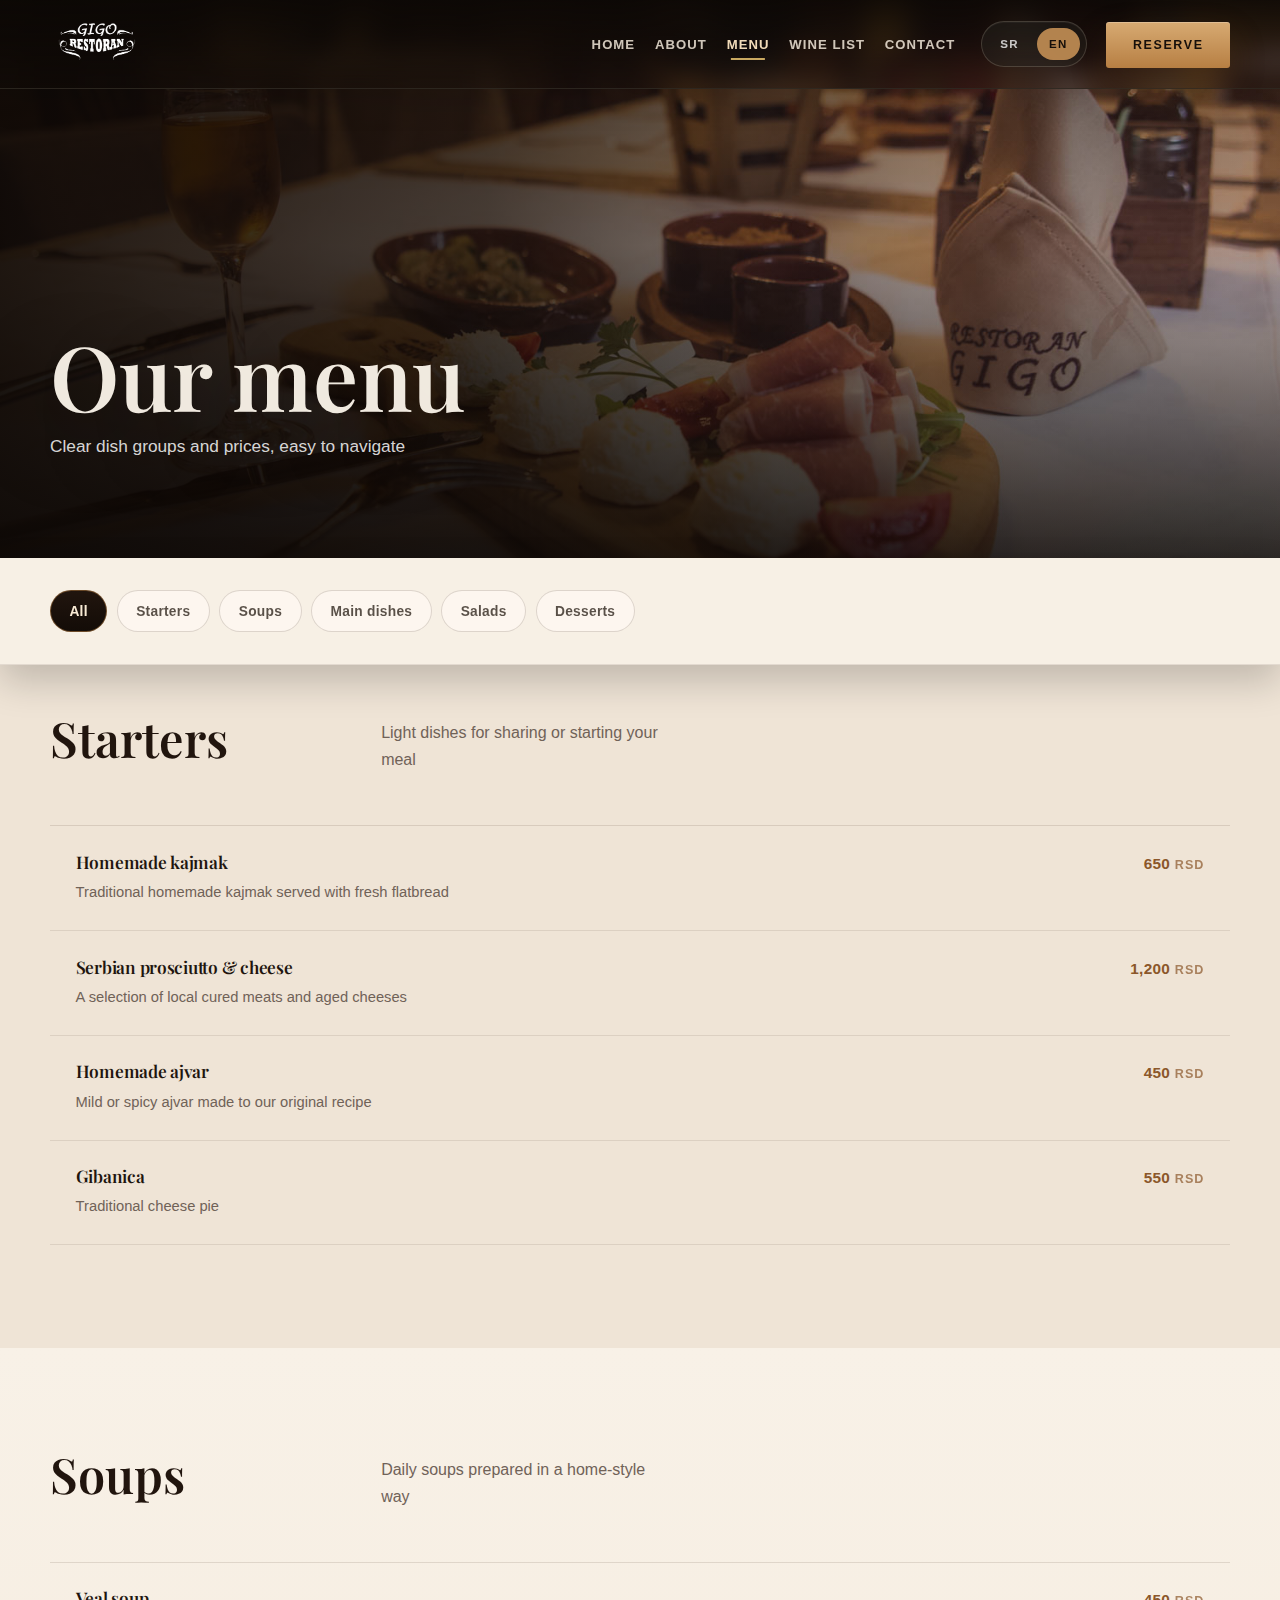
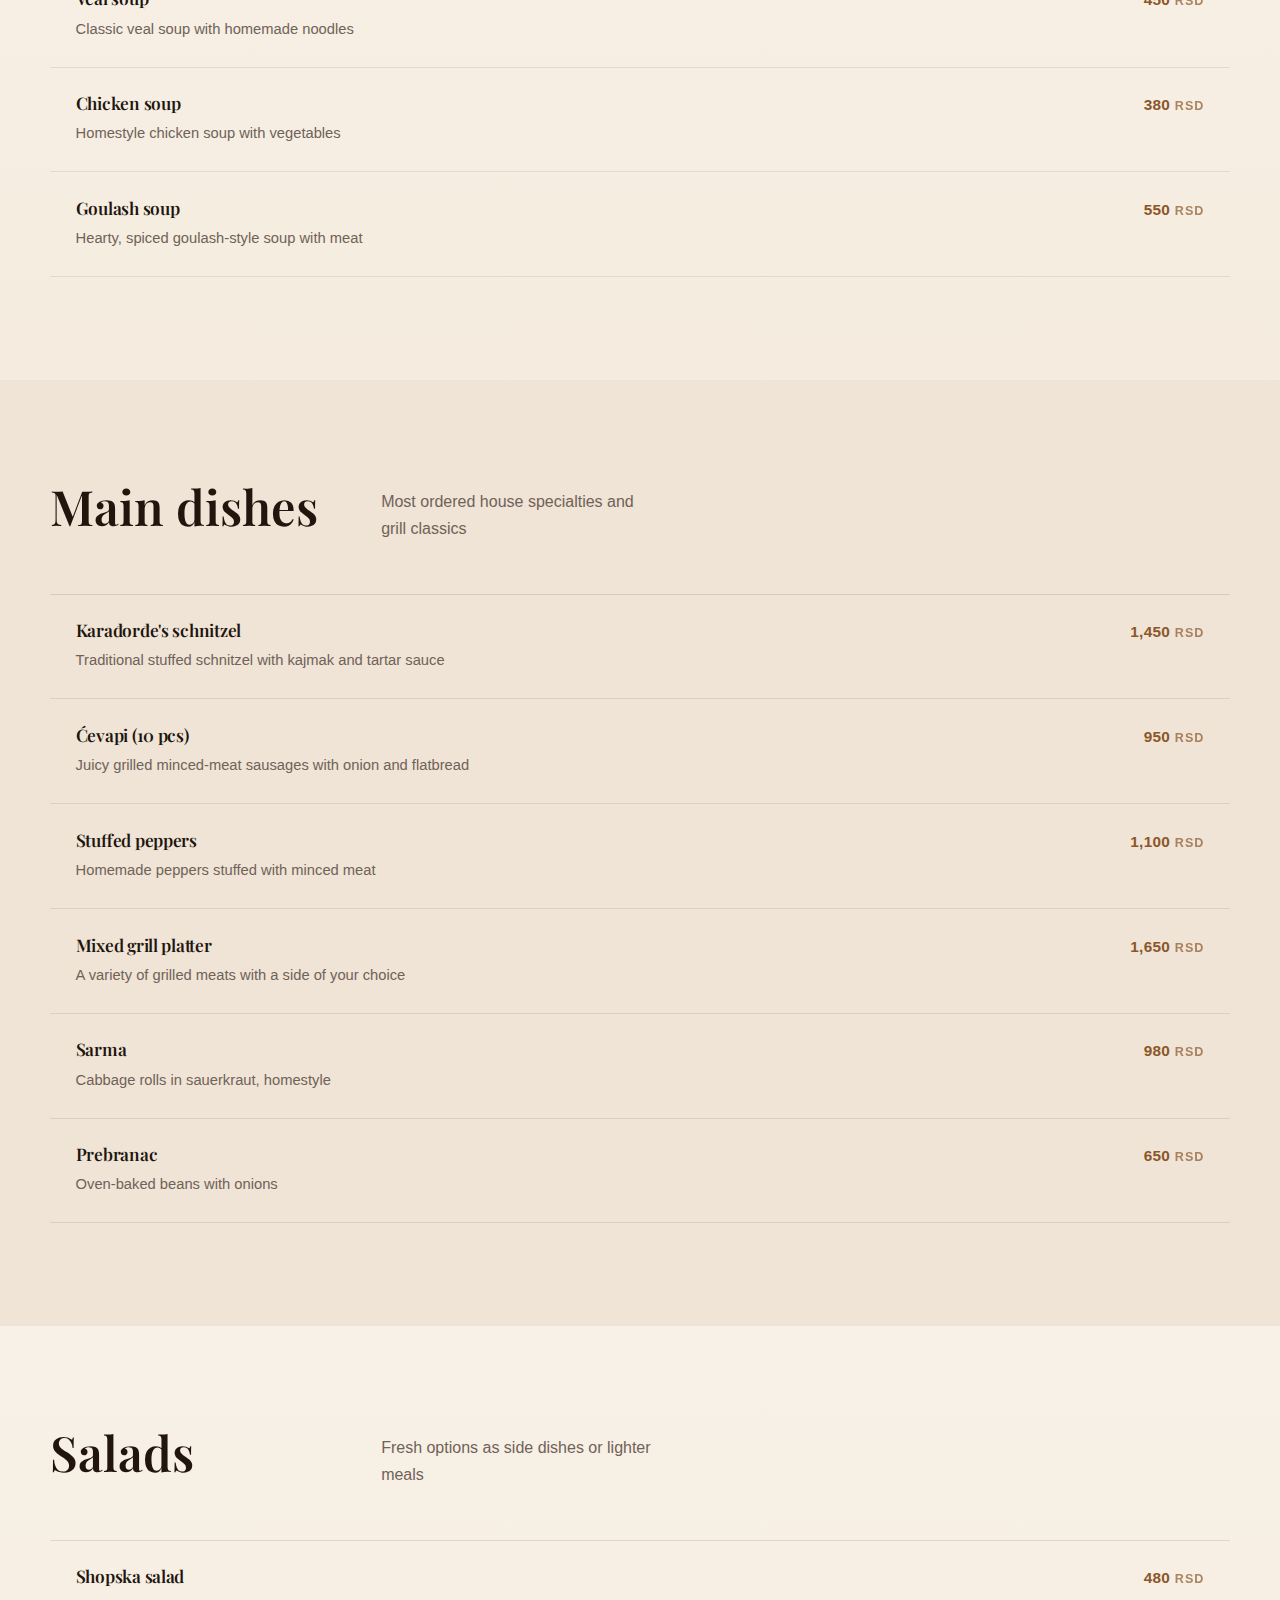
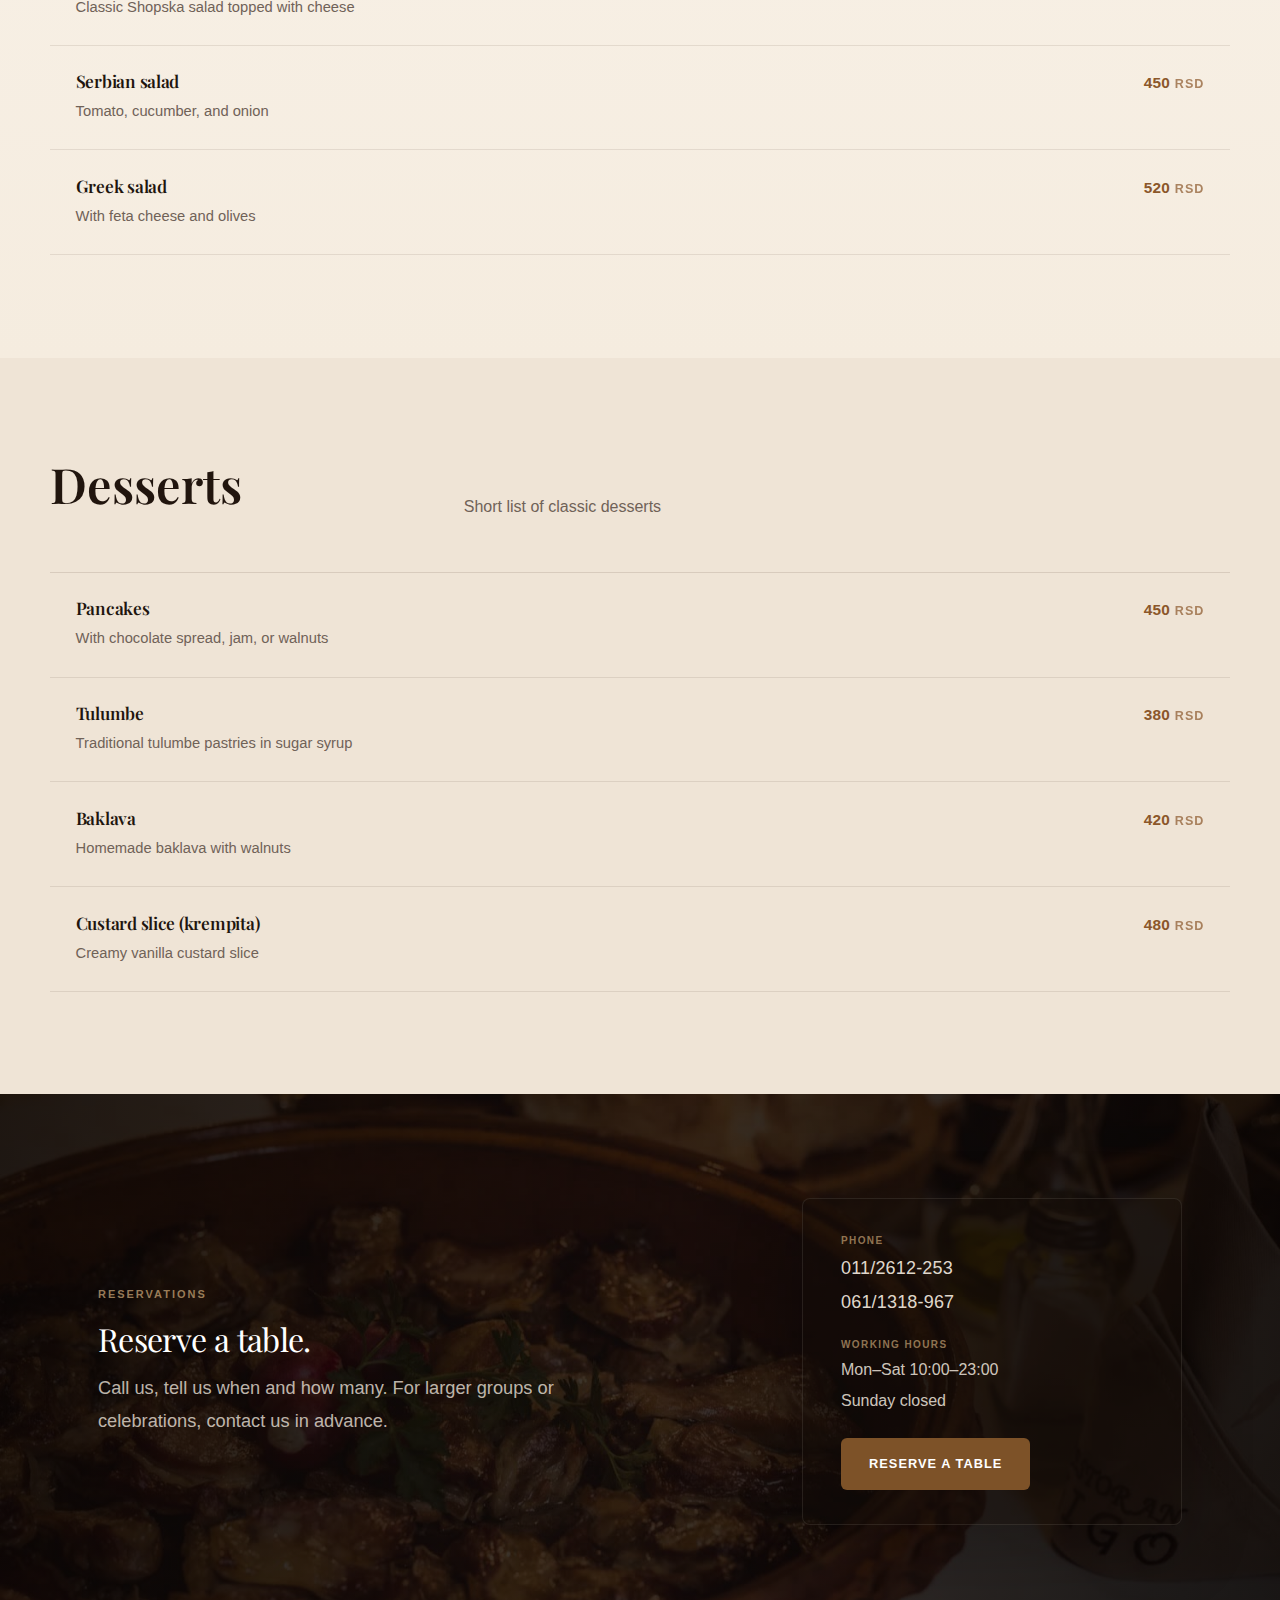
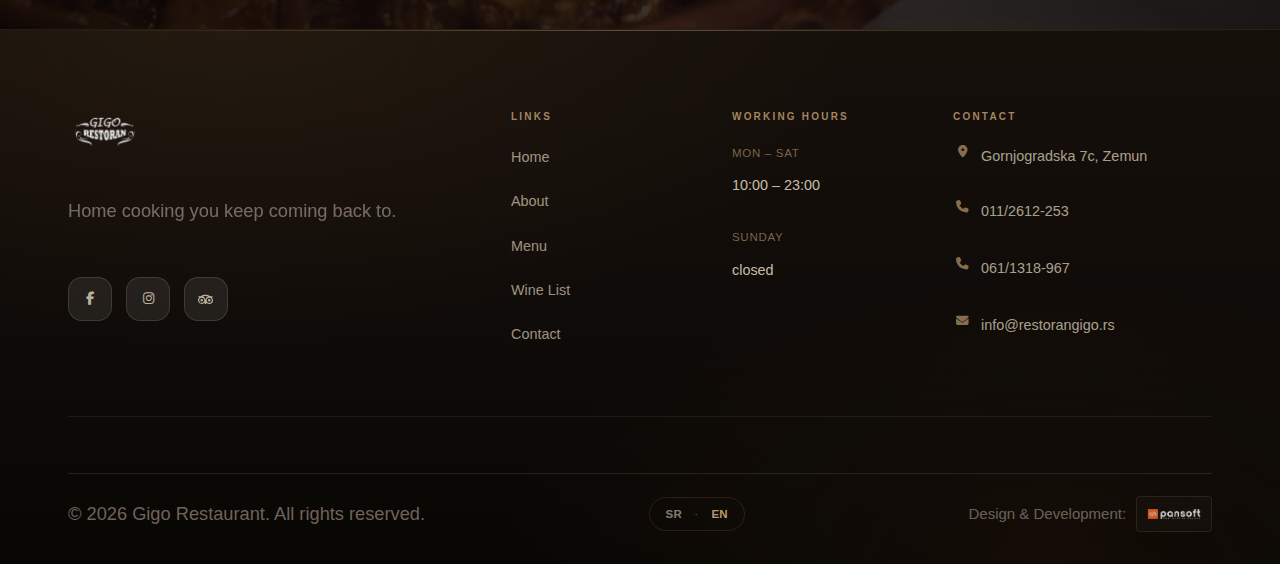
<file: en/jelovnik.html>
﻿<!DOCTYPE html>
<html lang="en">
<head>
    <meta charset="UTF-8">
    <meta name="viewport" content="width=device-width, initial-scale=1.0">
    <meta name="description" content="Gigo Restaurant menu — authentic Serbian cuisine, traditional dishes, and house specialties.">
    <title>Menu - Gigo Restaurant</title>
    <link rel="stylesheet" href="../css/style.css">
    <link rel="stylesheet" href="../css/pages.css">
    <link rel="stylesheet" href="../css/landing.css">
    <link rel="stylesheet" href="../css/menu-rows.css">
    <link rel="preconnect" href="https://fonts.googleapis.com">
    <link rel="preconnect" href="https://fonts.gstatic.com" crossorigin>
    <link href="https://fonts.googleapis.com/css2?family=Playfair+Display:ital,wght@0,400;0,600;0,700;1,400;1,600&family=Lato:wght@300;400;700&display=swap" rel="stylesheet">
    <link rel="stylesheet" href="https://cdnjs.cloudflare.com/ajax/libs/font-awesome/6.4.0/css/all.min.css">
</head>
<body class="page-menu page-home-modern">
    <!-- Navigation -->
    <nav class="navbar" id="navbar">
        <div class="container">
            <div class="nav-wrapper">
                <a href="index.html" class="logo" aria-label="Gigo Restaurant">
                    <img src="../images/logo-beli.png" alt="Gigo Restaurant" class="logo-img" data-logo-default="../images/logo-beli.png" data-logo-inverse="../images/logo-beli.png">
                    <span class="visually-hidden">Gigo Restaurant</span>
                </a>
                
                <button class="mobile-toggle" id="mobileToggle" aria-label="Toggle menu">
                    <span></span>
                    <span></span>
                    <span></span>
                </button>

                <ul class="nav-menu" id="navMenu">
                    <li><a href="index.html" class="nav-link">Home</a></li>
                    <li><a href="o-nama.html" class="nav-link">About</a></li>
                    <li><a href="jelovnik.html" class="nav-link active" aria-current="page">Menu</a></li>
                    <li><a href="vinska-karta.html" class="nav-link">Wine List</a></li>
                    <li><a href="kontakt.html" class="nav-link">Contact</a></li>
                    <li class="nav-lang">
                        <div class="lang-switch" aria-label="Language switch">
                            <a href="../jelovnik.html">SR</a>
                            <a href="jelovnik.html" class="active" aria-current="page">EN</a>
                        </div>
                    </li>
                    <li><a href="tel:+381112612253" class="btn-reserve">Reserve</a></li>
                </ul>
            </div>
        </div>
    </nav>

    <!-- Page Header -->
    <section class="page-header menu-header">
        <div class="page-header-overlay"></div>
        <div class="container">
            <div class="page-header-content">
                <h1>Our menu</h1>
                <p>Clear dish groups and prices, easy to navigate</p>
            </div>
        </div>
    </section>

    <!-- Menu Filter -->
    <section class="menu-filter section-padding-small">
        <div class="container">
            <div class="filter-buttons" role="tablist" aria-label="Menu sections">
                <button type="button" class="filter-btn active" data-filter="all" data-target="all" role="tab" aria-selected="true" id="menu-tab-all">All</button>
                <button type="button" class="filter-btn" data-filter="predjela" data-target="predjela" role="tab" aria-controls="predjela" aria-selected="false" tabindex="-1" id="menu-tab-predjela">Starters</button>
                <button type="button" class="filter-btn" data-filter="čorbe" data-target="corbe" role="tab" aria-controls="corbe" aria-selected="false" tabindex="-1" id="menu-tab-corbe">Soups</button>
                <button type="button" class="filter-btn" data-filter="glavna" data-target="glavna-jela" role="tab" aria-controls="glavna-jela" aria-selected="false" tabindex="-1" id="menu-tab-glavna">Main dishes</button>
                <button type="button" class="filter-btn" data-filter="salate" data-target="salate" role="tab" aria-controls="salate" aria-selected="false" tabindex="-1" id="menu-tab-salate">Salads</button>
                <button type="button" class="filter-btn" data-filter="deserti" data-target="deserti" role="tab" aria-controls="deserti" aria-selected="false" tabindex="-1" id="menu-tab-deserti">Desserts</button>
            </div>
        </div>
    </section>

    <!-- Menu Section - Predjela -->
    <section class="menu-section section-padding" id="predjela">
        <div class="container">
            <div class="menu-category-header">
                <h2 class="section-title">Starters</h2>
                <p>Light dishes for sharing or starting your meal</p>
            </div>
            <div class="menu-items" data-category="predjela">
                <div class="menu-item">
                    <div class="menu-item-content">
                        <div class="menu-item-header">
                            <h3>Homemade kajmak</h3>
                            <span class="menu-price">650 RSD</span>
                        </div>
                        <p class="menu-description">Traditional homemade kajmak served with fresh flatbread</p>
                    </div>
                </div>
                <div class="menu-item">
                    <div class="menu-item-content">
                        <div class="menu-item-header">
                            <h3>Serbian prosciutto &amp; cheese</h3>
                            <span class="menu-price">1,200 RSD</span>
                        </div>
                        <p class="menu-description">A selection of local cured meats and aged cheeses</p>
                    </div>
                </div>
                <div class="menu-item">
                    <div class="menu-item-content">
                        <div class="menu-item-header">
                            <h3>Homemade ajvar</h3>
                            <span class="menu-price">450 RSD</span>
                        </div>
                        <p class="menu-description">Mild or spicy ajvar made to our original recipe</p>
                    </div>
                </div>
                <div class="menu-item">
                    <div class="menu-item-content">
                        <div class="menu-item-header">
                            <h3>Gibanica</h3>
                            <span class="menu-price">550 RSD</span>
                        </div>
                        <p class="menu-description">Traditional cheese pie</p>
                    </div>
                </div>
            </div>
        </div>
    </section>

    <!-- Menu Section - Čorbe -->
    <section class="menu-section section-padding bg-light" id="corbe">
        <div class="container">
            <div class="menu-category-header">
                <h2 class="section-title">Soups</h2>
                <p>Daily soups prepared in a home-style way</p>
            </div>
            <div class="menu-items" data-category="čorbe">
                <div class="menu-item">
                    <div class="menu-item-content">
                        <div class="menu-item-header">
                            <h3>Veal soup</h3>
                            <span class="menu-price">450 RSD</span>
                        </div>
                        <p class="menu-description">Classic veal soup with homemade noodles</p>
                    </div>
                </div>
                <div class="menu-item">
                    <div class="menu-item-content">
                        <div class="menu-item-header">
                            <h3>Chicken soup</h3>
                            <span class="menu-price">380 RSD</span>
                        </div>
                        <p class="menu-description">Homestyle chicken soup with vegetables</p>
                    </div>
                </div>
                <div class="menu-item">
                    <div class="menu-item-content">
                        <div class="menu-item-header">
                            <h3>Goulash soup</h3>
                            <span class="menu-price">550 RSD</span>
                        </div>
                        <p class="menu-description">Hearty, spiced goulash-style soup with meat</p>
                    </div>
                </div>
            </div>
        </div>
    </section>

    <!-- Menu Section - Glavna jela -->
    <section class="menu-section section-padding" id="glavna-jela">
        <div class="container">
            <div class="menu-category-header">
                <h2 class="section-title">Main dishes</h2>
                <p>Most ordered house specialties and grill classics</p>
            </div>
            <div class="menu-items" data-category="glavna">
                <div class="menu-item">
                    <div class="menu-item-content">
                        <div class="menu-item-header">
                            <h3>Karađorđe's schnitzel</h3>
                            <span class="menu-price">1,450 RSD</span>
                        </div>
                        <p class="menu-description">Traditional stuffed schnitzel with kajmak and tartar sauce</p>
                    </div>
                </div>
                <div class="menu-item">
                    <div class="menu-item-content">
                        <div class="menu-item-header">
                            <h3>Ćevapi (10 pcs)</h3>
                            <span class="menu-price">950 RSD</span>
                        </div>
                        <p class="menu-description">Juicy grilled minced-meat sausages with onion and flatbread</p>
                    </div>
                </div>
                <div class="menu-item">
                    <div class="menu-item-content">
                        <div class="menu-item-header">
                            <h3>Stuffed peppers</h3>
                            <span class="menu-price">1,100 RSD</span>
                        </div>
                        <p class="menu-description">Homemade peppers stuffed with minced meat</p>
                    </div>
                </div>
                <div class="menu-item">
                    <div class="menu-item-content">
                        <div class="menu-item-header">
                            <h3>Mixed grill platter</h3>
                            <span class="menu-price">1,650 RSD</span>
                        </div>
                        <p class="menu-description">A variety of grilled meats with a side of your choice</p>
                    </div>
                </div>
                <div class="menu-item">
                    <div class="menu-item-content">
                        <div class="menu-item-header">
                            <h3>Sarma</h3>
                            <span class="menu-price">980 RSD</span>
                        </div>
                        <p class="menu-description">Cabbage rolls in sauerkraut, homestyle</p>
                    </div>
                </div>
                <div class="menu-item">
                    <div class="menu-item-content">
                        <div class="menu-item-header">
                            <h3>Prebranac</h3>
                            <span class="menu-price">650 RSD</span>
                        </div>
                        <p class="menu-description">Oven-baked beans with onions</p>
                    </div>
                </div>
            </div>
        </div>
    </section>

    <!-- Menu Section - Salate -->
    <section class="menu-section section-padding bg-light" id="salate">
        <div class="container">
            <div class="menu-category-header">
                <h2 class="section-title">Salads</h2>
                <p>Fresh options as side dishes or lighter meals</p>
            </div>
            <div class="menu-items" data-category="salate">
                <div class="menu-item">
                    <div class="menu-item-content">
                        <div class="menu-item-header">
                            <h3>Shopska salad</h3>
                            <span class="menu-price">480 RSD</span>
                        </div>
                        <p class="menu-description">Classic Shopska salad topped with cheese</p>
                    </div>
                </div>
                <div class="menu-item">
                    <div class="menu-item-content">
                        <div class="menu-item-header">
                            <h3>Serbian salad</h3>
                            <span class="menu-price">450 RSD</span>
                        </div>
                        <p class="menu-description">Tomato, cucumber, and onion</p>
                    </div>
                </div>
                <div class="menu-item">
                    <div class="menu-item-content">
                        <div class="menu-item-header">
                            <h3>Greek salad</h3>
                            <span class="menu-price">520 RSD</span>
                        </div>
                        <p class="menu-description">With feta cheese and olives</p>
                    </div>
                </div>
            </div>
        </div>
    </section>

    <!-- Menu Section - Deserti -->
    <section class="menu-section section-padding" id="deserti">
        <div class="container">
            <div class="menu-category-header">
                <h2 class="section-title">Desserts</h2>
                <p>Short list of classic desserts</p>
            </div>
            <div class="menu-items" data-category="deserti">
                <div class="menu-item">
                    <div class="menu-item-content">
                        <div class="menu-item-header">
                            <h3>Pancakes</h3>
                            <span class="menu-price">450 RSD</span>
                        </div>
                        <p class="menu-description">With chocolate spread, jam, or walnuts</p>
                    </div>
                </div>
                <div class="menu-item">
                    <div class="menu-item-content">
                        <div class="menu-item-header">
                            <h3>Tulumbe</h3>
                            <span class="menu-price">380 RSD</span>
                        </div>
                        <p class="menu-description">Traditional tulumbe pastries in sugar syrup</p>
                    </div>
                </div>
                <div class="menu-item">
                    <div class="menu-item-content">
                        <div class="menu-item-header">
                            <h3>Baklava</h3>
                            <span class="menu-price">420 RSD</span>
                        </div>
                        <p class="menu-description">Homemade baklava with walnuts</p>
                    </div>
                </div>
                <div class="menu-item">
                    <div class="menu-item-content">
                        <div class="menu-item-header">
                            <h3>Custard slice (krempita)</h3>
                            <span class="menu-price">480 RSD</span>
                        </div>
                        <p class="menu-description">Creamy vanilla custard slice</p>
                    </div>
                </div>
            </div>
        </div>
    </section>

    <!-- CTA Section -->
    <section class="home-final-cta cta-section--split">
        <div class="cta-overlay"></div>
        <div class="cta-split-container">
            <div class="cta-split-left">
                <span class="cta-label">Reservations</span>
                <h2 class="cta-split-title">Reserve a table.</h2>
                <p class="cta-split-text">Call us, tell us when and how many. For larger groups or celebrations, contact us in advance.</p>
            </div>
            <div class="cta-split-right">
                <div class="cta-info-block">
                    <div class="cta-info-item">
                        <span class="cta-info-label">Phone</span>
                        <a href="tel:+381112612253" class="cta-info-value">011/2612-253</a>
                        <a href="tel:+381611318967" class="cta-info-value">061/1318-967</a>
                    </div>
                    <div class="cta-info-item">
                        <span class="cta-info-label">Working hours</span>
                        <span class="cta-info-value">Mon–Sat 10:00–23:00</span>
                        <span class="cta-info-value">Sunday closed</span>
                    </div>
                    <a href="kontakt.html" class="cta-split-btn">Reserve a table</a>
                </div>
            </div>
        </div>
    </section>

    <!-- Footer -->
    <footer class="footer footer--home">
        <div class="footer-inner">
            <div class="footer-grid">
                <div class="footer-col footer-col--brand">
                    <a href="index.html" class="footer-brand" aria-label="Gigo Restaurant">
                        <img src="../images/logo-beli.png" alt="Gigo Restaurant" class="footer-logo">
                    </a>
                    <p class="footer-tagline">Home cooking you keep coming back to.</p>
                    <div class="social-links">
                        <a href="#" aria-label="Facebook"><i class="fab fa-facebook-f"></i></a>
                        <a href="#" aria-label="Instagram"><i class="fab fa-instagram"></i></a>
                        <a href="https://www.tripadvisor.com/Restaurant_Review-g1898555-d7704633-Reviews-Restoran_Gigo-Zemun_Belgrade.html" target="_blank" rel="noopener noreferrer" aria-label="TripAdvisor"><i class="fab fa-tripadvisor"></i></a>
                    </div>
                </div>
                <div class="footer-col">
                    <h4>Links</h4>
                    <ul class="footer-links">
                        <li><a href="index.html">Home</a></li>
                        <li><a href="o-nama.html">About</a></li>
                        <li><a href="jelovnik.html">Menu</a></li>
                        <li><a href="vinska-karta.html">Wine List</a></li>
                        <li><a href="kontakt.html">Contact</a></li>
                    </ul>
                </div>
                <div class="footer-col">
                    <h4>Working hours</h4>
                    <ul class="footer-info">
                        <li>
                            <span class="fi-label">Mon – Sat</span>
                            <span class="fi-value">10:00 – 23:00</span>
                        </li>
                        <li>
                            <span class="fi-label">Sunday</span>
                            <span class="fi-value">closed</span>
                        </li>
                    </ul>
                </div>
                <div class="footer-col">
                    <h4>Contact</h4>
                    <ul class="footer-info footer-info--contact">
                        <li><i class="fas fa-map-marker-alt"></i><span>Gornjogradska 7c, Zemun</span></li>
                        <li><i class="fas fa-phone"></i><a href="tel:+381112612253">011/2612-253</a></li>
                        <li><i class="fas fa-phone"></i><a href="tel:+381611318967">061/1318-967</a></li>
                        <li><i class="fas fa-envelope"></i><a href="mailto:info@restorangigo.rs">info@restorangigo.rs</a></li>
                    </ul>
                </div>
            </div>
            <div class="footer-bottom">
                <p class="footer-copy">&copy; 2026 Gigo Restaurant. All rights reserved.</p>
                <div class="footer-lang" aria-label="Language">
                    <a href="../jelovnik.html">SR</a>
                    <span aria-hidden="true">·</span>
                    <a href="jelovnik.html" class="active" aria-current="page">EN</a>
                </div>
                <div class="footer-credit">
                    <span>Design &amp; Development:</span>
                    <a href="https://pansoft.rs" target="_blank" rel="noopener noreferrer" aria-label="Pansoft">
                        <img src="../images/pansoft%20logo%20bela%20slova-01.png" alt="Pansoft" class="footer-credit-logo">
                    </a>
                </div>
            </div>
        </div>
    </footer>

    <!-- Back to Top -->
    <button class="back-to-top" id="backToTop" aria-label="Back to top">
        <i class="fas fa-arrow-up"></i>
    </button>

    <!-- Scripts -->
    <script src="../js/main.js"></script>
</body>
</html>
</file>
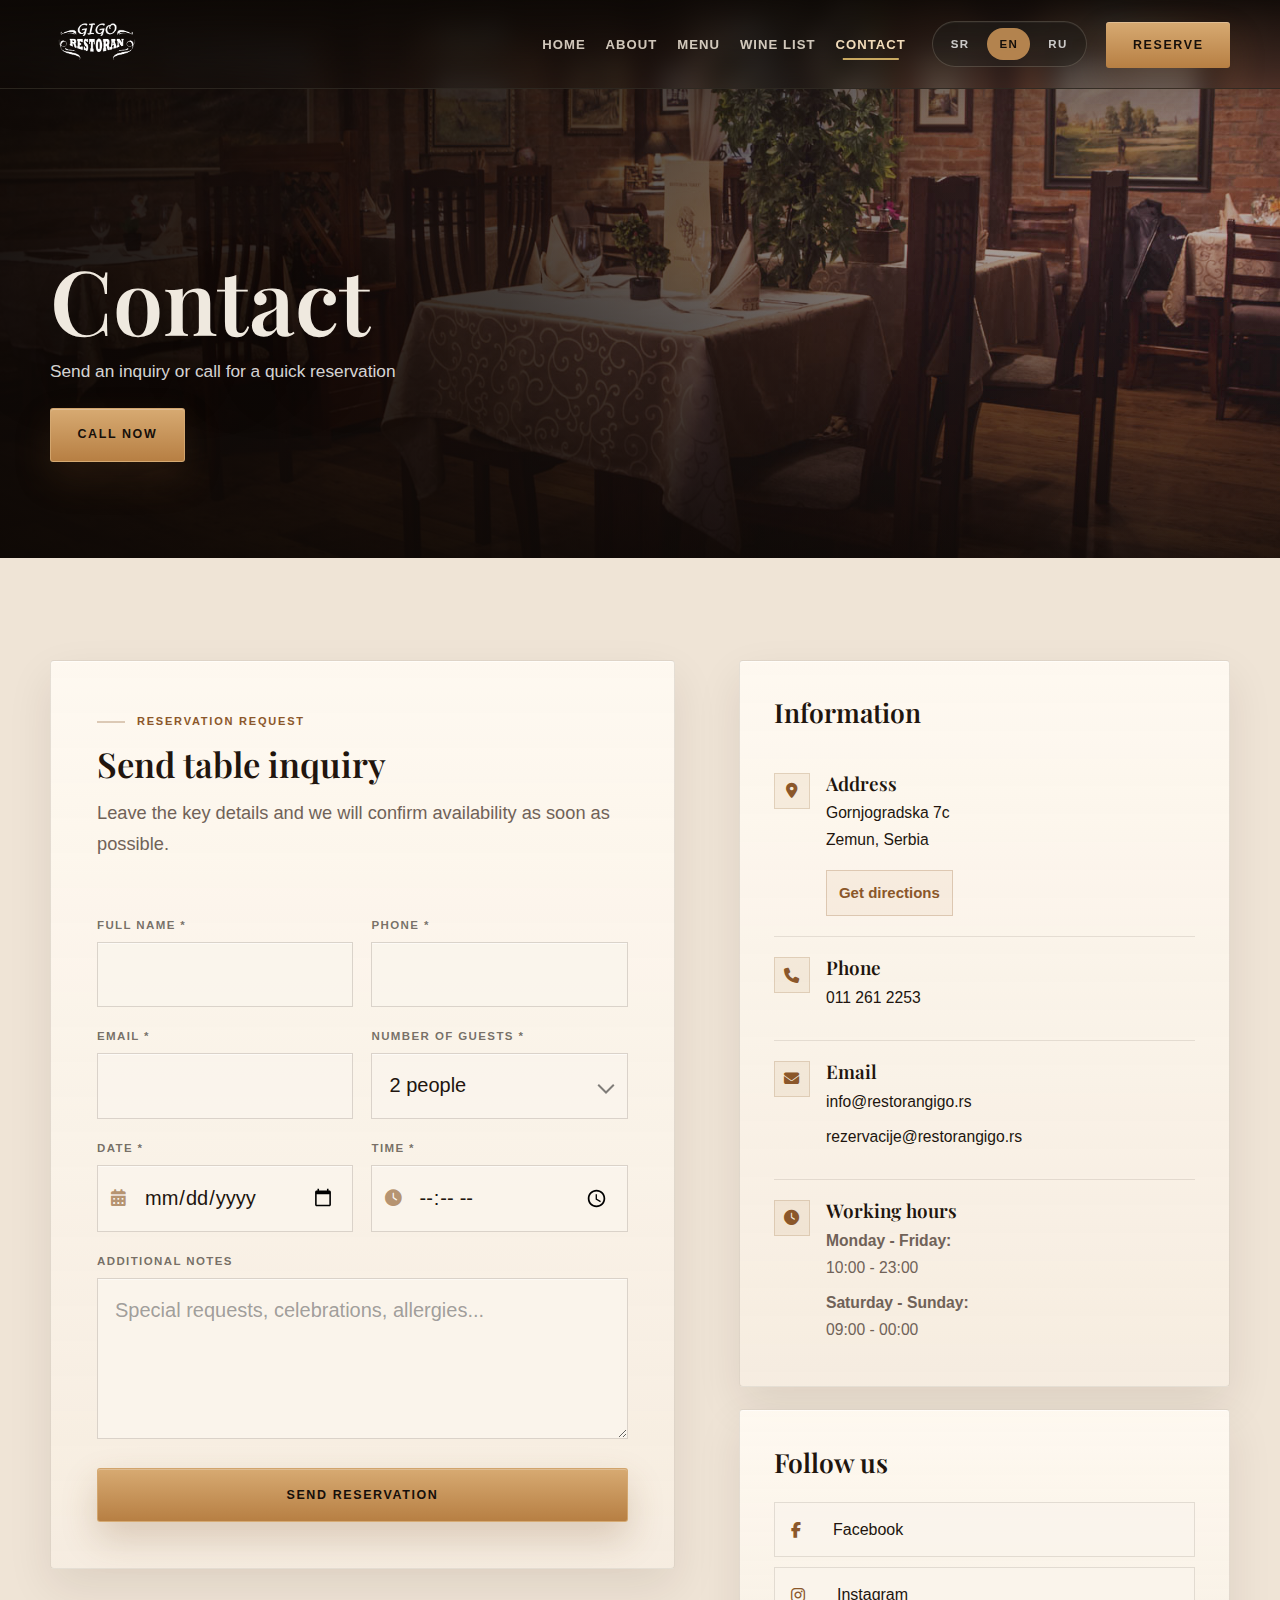
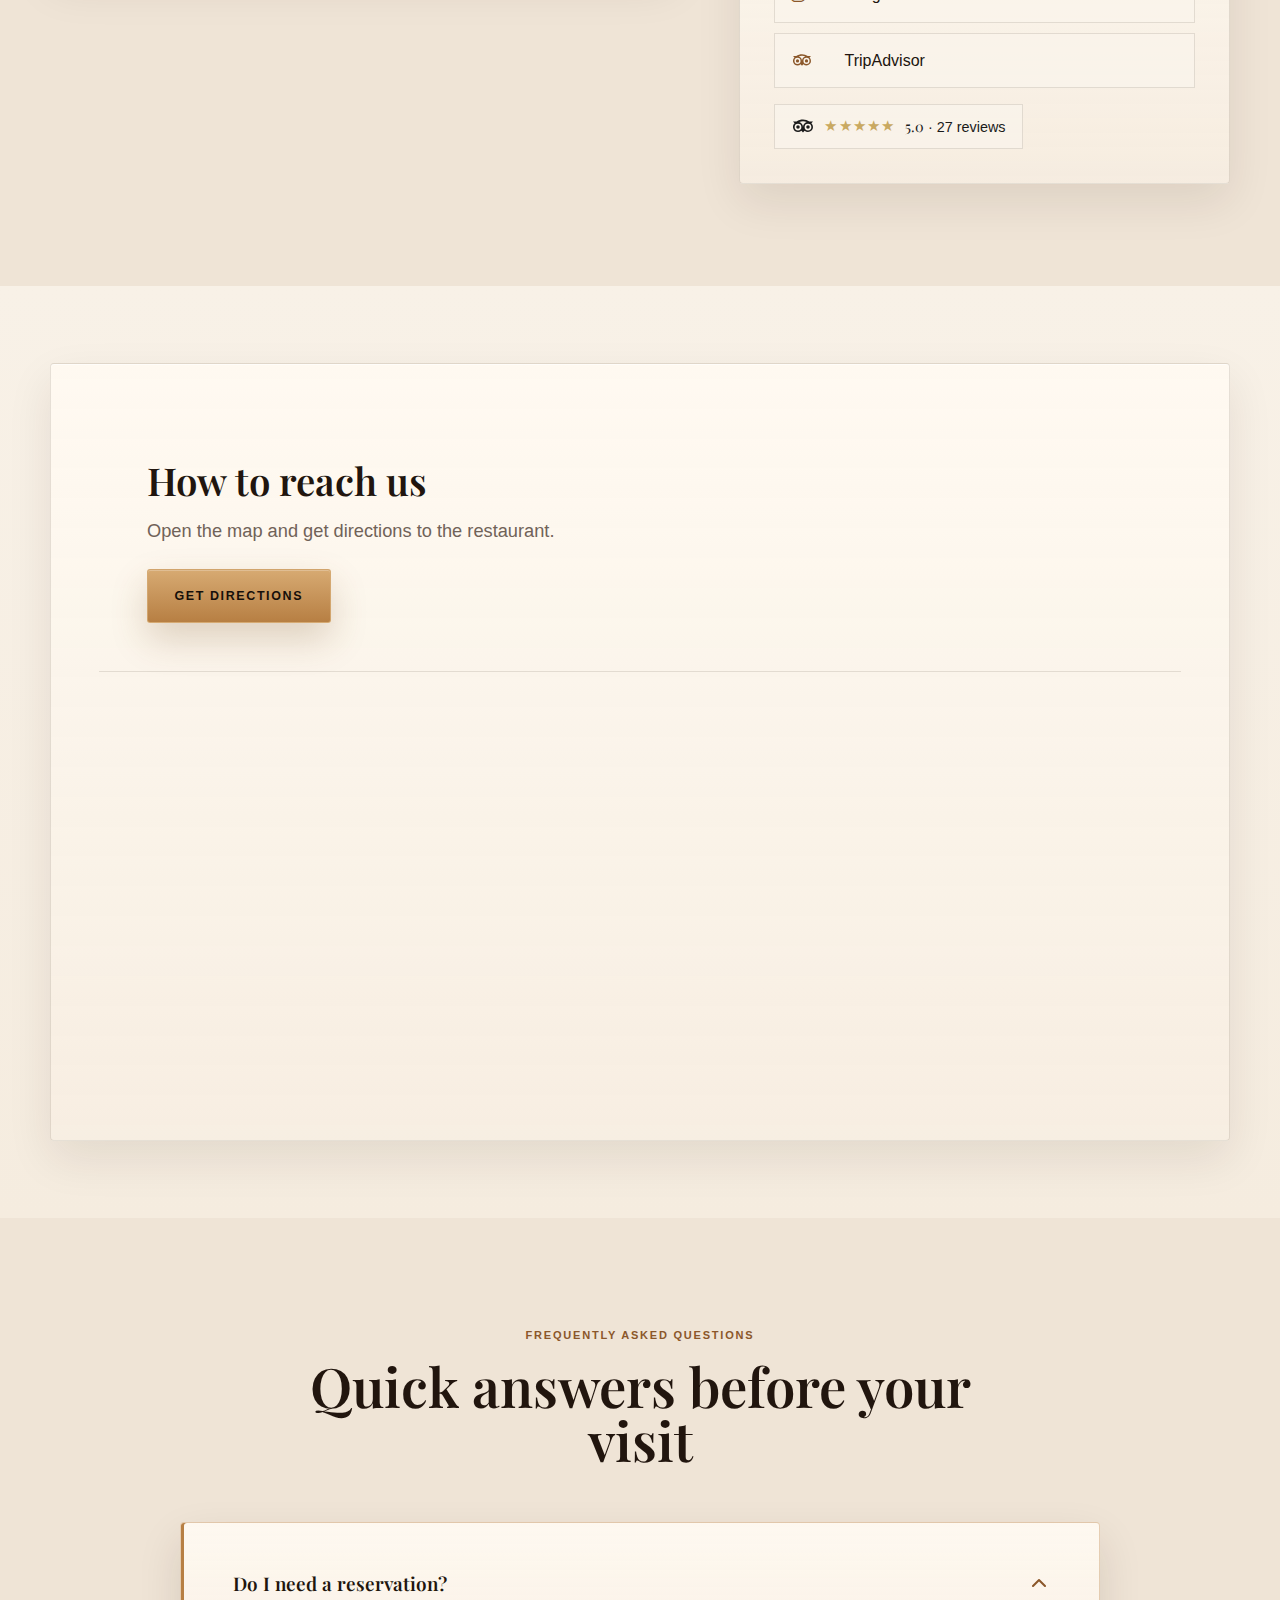
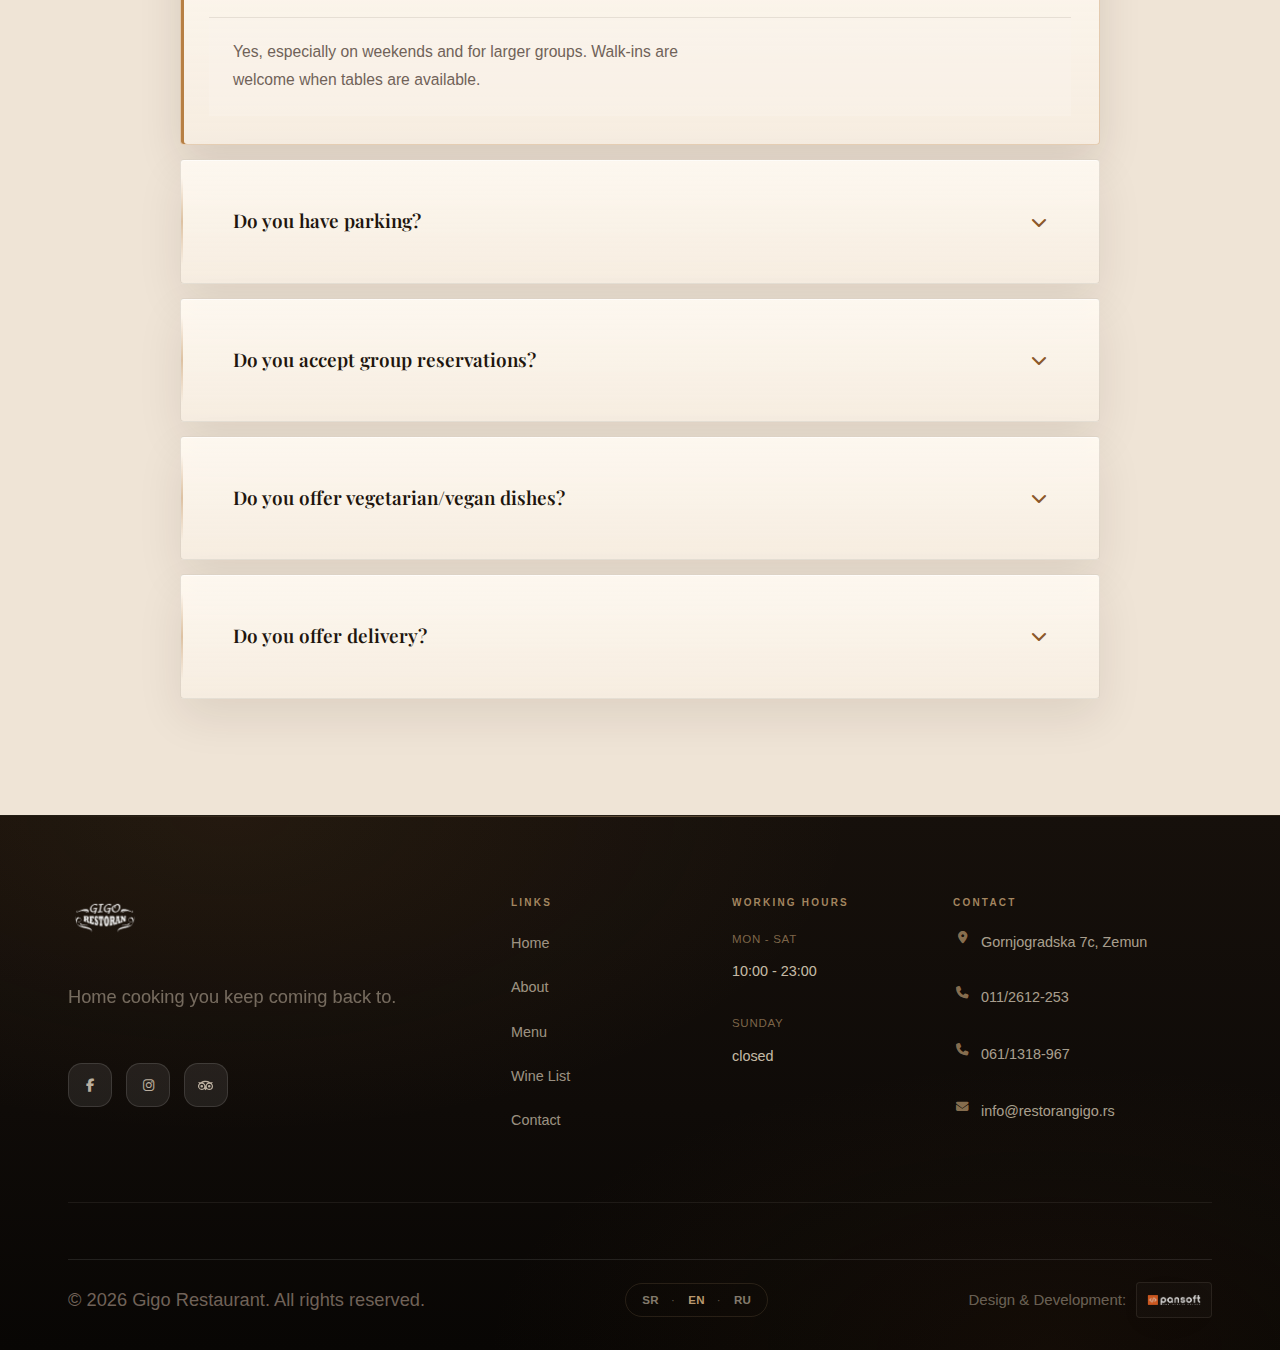
<file: en/kontakt.html>
<!DOCTYPE html>
<html lang="en">
<head>
    <meta charset="UTF-8">
    <meta name="viewport" content="width=device-width, initial-scale=1.0">
    <meta name="description" content="Contact Gigo Restaurant - reserve a table or send us a message.">
    <title>Contact - Gigo Restaurant</title>
    <link rel="stylesheet" href="../css/style.css">
    <link rel="stylesheet" href="../css/pages.css">
    <link rel="stylesheet" href="../css/landing.css">
    <link rel="preconnect" href="https://fonts.googleapis.com">
    <link rel="preconnect" href="https://fonts.gstatic.com" crossorigin>
    <link href="https://fonts.googleapis.com/css2?family=Playfair+Display:ital,wght@0,400;0,600;0,700;1,400;1,600&family=Lato:wght@300;400;700&display=swap" rel="stylesheet">
    <link rel="stylesheet" href="https://cdnjs.cloudflare.com/ajax/libs/font-awesome/6.4.0/css/all.min.css">
</head>
<body class="page-contact page-home-modern">
    <!-- Navigation -->
    <nav class="navbar" id="navbar">
        <div class="container">
            <div class="nav-wrapper">
                <a href="index.html" class="logo" aria-label="Gigo Restaurant">
                    <img src="../images/logo-beli.png" alt="Gigo Restaurant" class="logo-img" data-logo-default="../images/logo-beli.png" data-logo-inverse="../images/logo-beli.png">
                    <span class="visually-hidden">Gigo Restaurant</span>
                </a>
                
                <button class="mobile-toggle" id="mobileToggle" aria-label="Toggle menu">
                    <span></span>
                    <span></span>
                    <span></span>
                </button>

                <ul class="nav-menu" id="navMenu">
                    <li><a href="index.html" class="nav-link">Home</a></li>
                    <li><a href="o-nama.html" class="nav-link">About</a></li>
                    <li><a href="jelovnik.html" class="nav-link">Menu</a></li>
                    <li><a href="vinska-karta.html" class="nav-link">Wine List</a></li>
                    <li><a href="kontakt.html" class="nav-link active" aria-current="page">Contact</a></li>
                    <li class="nav-lang">
                        <div class="lang-switch" aria-label="Language switch">
                            <a href="../kontakt.html">SR</a>
                            <a href="kontakt.html" class="active" aria-current="page">EN</a>
                            <a href="../ru/kontakt.html">RU</a>
                        </div>
                    </li>
                    <li><a href="tel:+381112612253" class="btn-reserve">Reserve</a></li>
                </ul>
            </div>
        </div>
    </nav>

    <!-- Page Header -->
    <section class="page-header contact-header">
        <div class="page-header-overlay"></div>
        <div class="container">
            <div class="page-header-content">
                <h1>Contact</h1>
                <p>Send an inquiry or call for a quick reservation</p>
                <div class="page-header-actions page-header-actions--contact" aria-label="Quick action">
                    <a href="tel:+381112612253" class="btn btn-primary">Call now</a>
                </div>
            </div>
        </div>
    </section>

    <!-- Contact Section -->
    <section class="contact-section section-padding">
        <div class="container">
            <div class="contact-grid">
                <!-- Contact Form -->
                <div class="contact-form-wrapper">
                    <div class="section-header">
                        <span class="section-subtitle">Reservation request</span>
                        <h2 class="section-title">Send table inquiry</h2>
                        <p>Leave the key details and we will confirm availability as soon as possible.</p>
                    </div>
                    <form class="contact-form" id="contactForm">
                        <div class="form-row">
                            <div class="form-group">
                                <label for="name">Full name *</label>
                                <input type="text" id="name" name="name" required>
                            </div>
                            <div class="form-group">
                                <label for="phone">Phone *</label>
                                <input type="tel" id="phone" name="phone" required>
                            </div>
                        </div>
                        <div class="form-row">
                            <div class="form-group">
                                <label for="email">Email *</label>
                                <input type="email" id="email" name="email" required>
                            </div>
                            <div class="form-group">
                                <label for="guests">Number of guests *</label>
                                <div class="select-wrap">
                                    <select id="guests" name="guests" required>
                                    <option value="">Select</option>
                                    <option value="1">1 person</option>
                                    <option value="2" selected>2 people</option>
                                    <option value="3">3 people</option>
                                    <option value="4">4 people</option>
                                    <option value="5">5 people</option>
                                    <option value="6">6 people</option>
                                    <option value="7+">7+ people</option>
                                    </select>
                                </div>
                            </div>
                        </div>
                        <div class="form-row">
                            <div class="form-group">
                                <label for="date">Date *</label>
                                <div class="input-icon" data-icon="calendar">
                                    <i class="fas fa-calendar-alt" aria-hidden="true"></i>
                                    <input type="date" id="date" name="date" required>
                                </div>
                            </div>
                            <div class="form-group">
                                <label for="time">Time *</label>
                                <div class="input-icon" data-icon="clock">
                                    <i class="fas fa-clock" aria-hidden="true"></i>
                                    <input type="time" id="time" name="time" required>
                                </div>
                            </div>
                        </div>
                        <div class="form-group">
                            <label for="message">Additional notes</label>
                            <textarea id="message" name="message" rows="4" placeholder="Special requests, celebrations, allergies..."></textarea>
                        </div>
                        <button type="submit" class="btn btn-primary">Send reservation</button>
                        <div class="form-message" id="formMessage"></div>
                    </form>
                </div>

                <!-- Contact Info -->
                <div class="contact-info-wrapper">
                    <div class="contact-info-card">
                        <h3>Information</h3>
                        <div class="contact-info-item">
                            <div class="contact-icon">
                                <i class="fas fa-map-marker-alt"></i>
                            </div>
                            <div class="contact-details">
                                <h4>Address</h4>
                                <p>
                                    <a class="contact-link" href="https://www.google.com/maps/search/?api=1&query=Gornjogradska%207c%2C%20Zemun%2C%20Serbia" target="_blank" rel="noopener noreferrer">Gornjogradska 7c<br>Zemun, Serbia</a>
                                </p>
                                <a class="contact-action" href="https://www.google.com/maps/dir/?api=1&destination=Gornjogradska%207c%2C%20Zemun%2C%20Serbia" target="_blank" rel="noopener noreferrer">Get directions</a>
                            </div>
                        </div>
                        <div class="contact-info-item">
                            <div class="contact-icon">
                                <i class="fas fa-phone"></i>
                            </div>
                            <div class="contact-details">
                                <h4>Phone</h4>
                                <p><a href="tel:+381112612253">011 261 2253</a></p>
                            </div>
                        </div>
                        <div class="contact-info-item">
                            <div class="contact-icon">
                                <i class="fas fa-envelope"></i>
                            </div>
                            <div class="contact-details">
                                <h4>Email</h4>
                                <p><a href="mailto:info@restorangigo.rs">info@restorangigo.rs</a></p>
                                <p><a href="mailto:rezervacije@restorangigo.rs">rezervacije@restorangigo.rs</a></p>
                            </div>
                        </div>
                        <div class="contact-info-item">
                            <div class="contact-icon">
                                <i class="fas fa-clock"></i>
                            </div>
                            <div class="contact-details">
                                <h4>Working hours</h4>
                                <p><strong>Monday - Friday:</strong><br>10:00 - 23:00</p>
                                <p><strong>Saturday - Sunday:</strong><br>09:00 - 00:00</p>
                            </div>
                        </div>
                    </div>

                    <div class="contact-social">
                        <h4>Follow us</h4>
                        <div class="social-links-large">
                            <a href="#" aria-label="Facebook" class="social-link">
                                <i class="fab fa-facebook-f"></i>
                                <span>Facebook</span>
                            </a>
                            <a href="#" aria-label="Instagram" class="social-link">
                                <i class="fab fa-instagram"></i>
                                <span>Instagram</span>
                            </a>
                            <a href="https://www.tripadvisor.com/Restaurant_Review-g1898555-d7704633-Reviews-Restoran_Gigo-Zemun_Belgrade.html" target="_blank" rel="noopener noreferrer" aria-label="TripAdvisor" class="social-link">
                                <i class="fab fa-tripadvisor"></i>
                                <span>TripAdvisor</span>
                            </a>
                        </div>
                        <div class="ta-badge">
                            <a href="https://www.tripadvisor.com/Restaurant_Review-g1898555-d7704633-Reviews-Restoran_Gigo-Zemun_Belgrade.html" target="_blank" rel="noopener noreferrer">
                                <i class="fab fa-tripadvisor" aria-hidden="true"></i>
                                <span class="ta-badge-stars" aria-label="Rated 5 out of 5">★★★★★</span>
                                <span class="ta-badge-meta"><strong>5.0</strong> · 27 reviews</span>
                            </a>
                        </div>
                    </div>
                </div>
            </div>
        </div>
    </section>

    <!-- Map Section -->
    <section class="map-section">
        <div class="container">
            <div class="map-card">
                <div class="map-card-header">
                    <h2 class="map-title">How to reach us</h2>
                    <p>Open the map and get directions to the restaurant.</p>
                    <a class="btn btn-primary map-open" href="https://www.google.com/maps/search/?api=1&query=Gornjogradska%207c%2C%20Zemun%2C%20Serbia" target="_blank" rel="noopener noreferrer">Open in Google Maps</a>
                    <a class="btn btn-primary map-directions" href="https://www.google.com/maps/dir/?api=1&destination=Gornjogradska%207c%2C%20Zemun%2C%20Serbia" target="_blank" rel="noopener noreferrer">Get directions</a>
                </div>
                <div class="map-container">
                    <iframe 
                        src="https://www.google.com/maps?q=Gornjogradska%207c%2C%20Zemun&output=embed" 
                        width="100%" 
                        height="450" 
                        style="border:0;" 
                        allowfullscreen="" 
                        loading="lazy" 
                        referrerpolicy="no-referrer-when-downgrade">
                    </iframe>
                </div>
            </div>
        </div>
    </section>

    <!-- FAQ Section -->
    <section class="faq-section section-padding bg-light">
        <div class="container">
            <div class="section-header center">
                <span class="section-subtitle">Frequently asked questions</span>
                <h2 class="section-title">Quick answers before your visit</h2>
            </div>
            <div class="faq-wrapper">
                <div class="faq-item">
                    <button class="faq-question" type="button" id="faq-q-1" aria-expanded="true" aria-controls="faq-a-1">
                        <span>Do I need a reservation?</span>
                        <i class="fas fa-chevron-down"></i>
                    </button>
                    <div class="faq-answer" id="faq-a-1" role="region" aria-labelledby="faq-q-1">
                        <p>Yes, especially on weekends and for larger groups. Walk-ins are welcome when tables are available.</p>
                    </div>
                </div>
                <div class="faq-item">
                    <button class="faq-question" type="button" id="faq-q-2" aria-expanded="false" aria-controls="faq-a-2">
                        <span>Do you have parking?</span>
                        <i class="fas fa-chevron-down"></i>
                    </button>
                    <div class="faq-answer" id="faq-a-2" role="region" aria-labelledby="faq-q-2">
                        <p>We do not have private parking. Street parking is usually available nearby, but arriving a bit earlier on weekends is recommended.</p>
                    </div>
                </div>
                <div class="faq-item">
                    <button class="faq-question" type="button" id="faq-q-3" aria-expanded="false" aria-controls="faq-a-3">
                        <span>Do you accept group reservations?</span>
                        <i class="fas fa-chevron-down"></i>
                    </button>
                    <div class="faq-answer" id="faq-a-3" role="region" aria-labelledby="faq-q-3">
                        <p>Yes. We accept group bookings for celebrations and business lunches. Please call for seating arrangement details.</p>
                    </div>
                </div>
                <div class="faq-item">
                    <button class="faq-question" type="button" id="faq-q-4" aria-expanded="false" aria-controls="faq-a-4">
                        <span>Do you offer vegetarian/vegan dishes?</span>
                        <i class="fas fa-chevron-down"></i>
                    </button>
                    <div class="faq-answer" id="faq-a-4" role="region" aria-labelledby="faq-q-4">
                        <p>Vegetarian options are available. For vegan or specific dietary requests, please notify us in advance.</p>
                    </div>
                </div>
                <div class="faq-item">
                    <button class="faq-question" type="button" id="faq-q-5" aria-expanded="false" aria-controls="faq-a-5">
                        <span>Do you offer delivery?</span>
                        <i class="fas fa-chevron-down"></i>
                    </button>
                    <div class="faq-answer" id="faq-a-5" role="region" aria-labelledby="faq-q-5">
                        <p>We do not operate in-house delivery, but we are available on popular delivery platforms.</p>
                    </div>
                </div>
            </div>
        </div>
    </section>

    <!-- Footer -->
    <footer class="footer footer--home">
        <div class="footer-inner">
            <div class="footer-grid">
                <div class="footer-col footer-col--brand">
                    <a href="index.html" class="footer-brand" aria-label="Gigo Restaurant">
                        <img src="../images/logo-beli.png" alt="Gigo Restaurant" class="footer-logo">
                    </a>
                    <p class="footer-tagline">Home cooking you keep coming back to.</p>
                    <div class="social-links">
                        <a href="#" aria-label="Facebook"><i class="fab fa-facebook-f"></i></a>
                        <a href="#" aria-label="Instagram"><i class="fab fa-instagram"></i></a>
                        <a href="https://www.tripadvisor.com/Restaurant_Review-g1898555-d7704633-Reviews-Restoran_Gigo-Zemun_Belgrade.html" target="_blank" rel="noopener noreferrer" aria-label="TripAdvisor"><i class="fab fa-tripadvisor"></i></a>
                    </div>
                </div>
                <div class="footer-col">
                    <h4>Links</h4>
                    <ul class="footer-links">
                        <li><a href="index.html">Home</a></li>
                        <li><a href="o-nama.html">About</a></li>
                        <li><a href="jelovnik.html">Menu</a></li>
                        <li><a href="vinska-karta.html">Wine List</a></li>
                        <li><a href="kontakt.html">Contact</a></li>
                    </ul>
                </div>
                <div class="footer-col">
                    <h4>Working hours</h4>
                    <ul class="footer-info">
                        <li>
                            <span class="fi-label">Mon - Sat</span>
                            <span class="fi-value">10:00 - 23:00</span>
                        </li>
                        <li>
                            <span class="fi-label">Sunday</span>
                            <span class="fi-value">closed</span>
                        </li>
                    </ul>
                </div>
                <div class="footer-col">
                    <h4>Contact</h4>
                    <ul class="footer-info footer-info--contact">
                        <li><i class="fas fa-map-marker-alt"></i><span>Gornjogradska 7c, Zemun</span></li>
                        <li><i class="fas fa-phone"></i><a href="tel:+381112612253">011/2612-253</a></li>
                        <li><i class="fas fa-phone"></i><a href="tel:+381611318967">061/1318-967</a></li>
                        <li><i class="fas fa-envelope"></i><a href="mailto:info@restorangigo.rs">info@restorangigo.rs</a></li>
                    </ul>
                </div>
            </div>
            <div class="footer-bottom">
                <p class="footer-copy">&copy; 2026 Gigo Restaurant. All rights reserved.</p>
                <div class="footer-lang" aria-label="Language">
                    <a href="../kontakt.html">SR</a>
                    <span aria-hidden="true">·</span>
                    <a href="kontakt.html" class="active" aria-current="page">EN</a>
                    <span aria-hidden="true">·</span>
                    <a href="../ru/kontakt.html">RU</a>
                </div>
                <div class="footer-credit">
                    <span>Design &amp; Development:</span>
                    <a href="https://pansoft.rs" target="_blank" rel="noopener noreferrer" aria-label="Pansoft">
                        <img src="../images/pansoft%20logo%20bela%20slova-01.png" alt="Pansoft" class="footer-credit-logo">
                    </a>
                </div>
            </div>
        </div>
    </footer>

    <!-- Back to Top -->
    <button class="back-to-top" id="backToTop" aria-label="Back to top">
        <i class="fas fa-arrow-up"></i>
    </button>

    <!-- Scripts -->
    <script src="../js/main.js"></script>
</body>
</html>
</file>
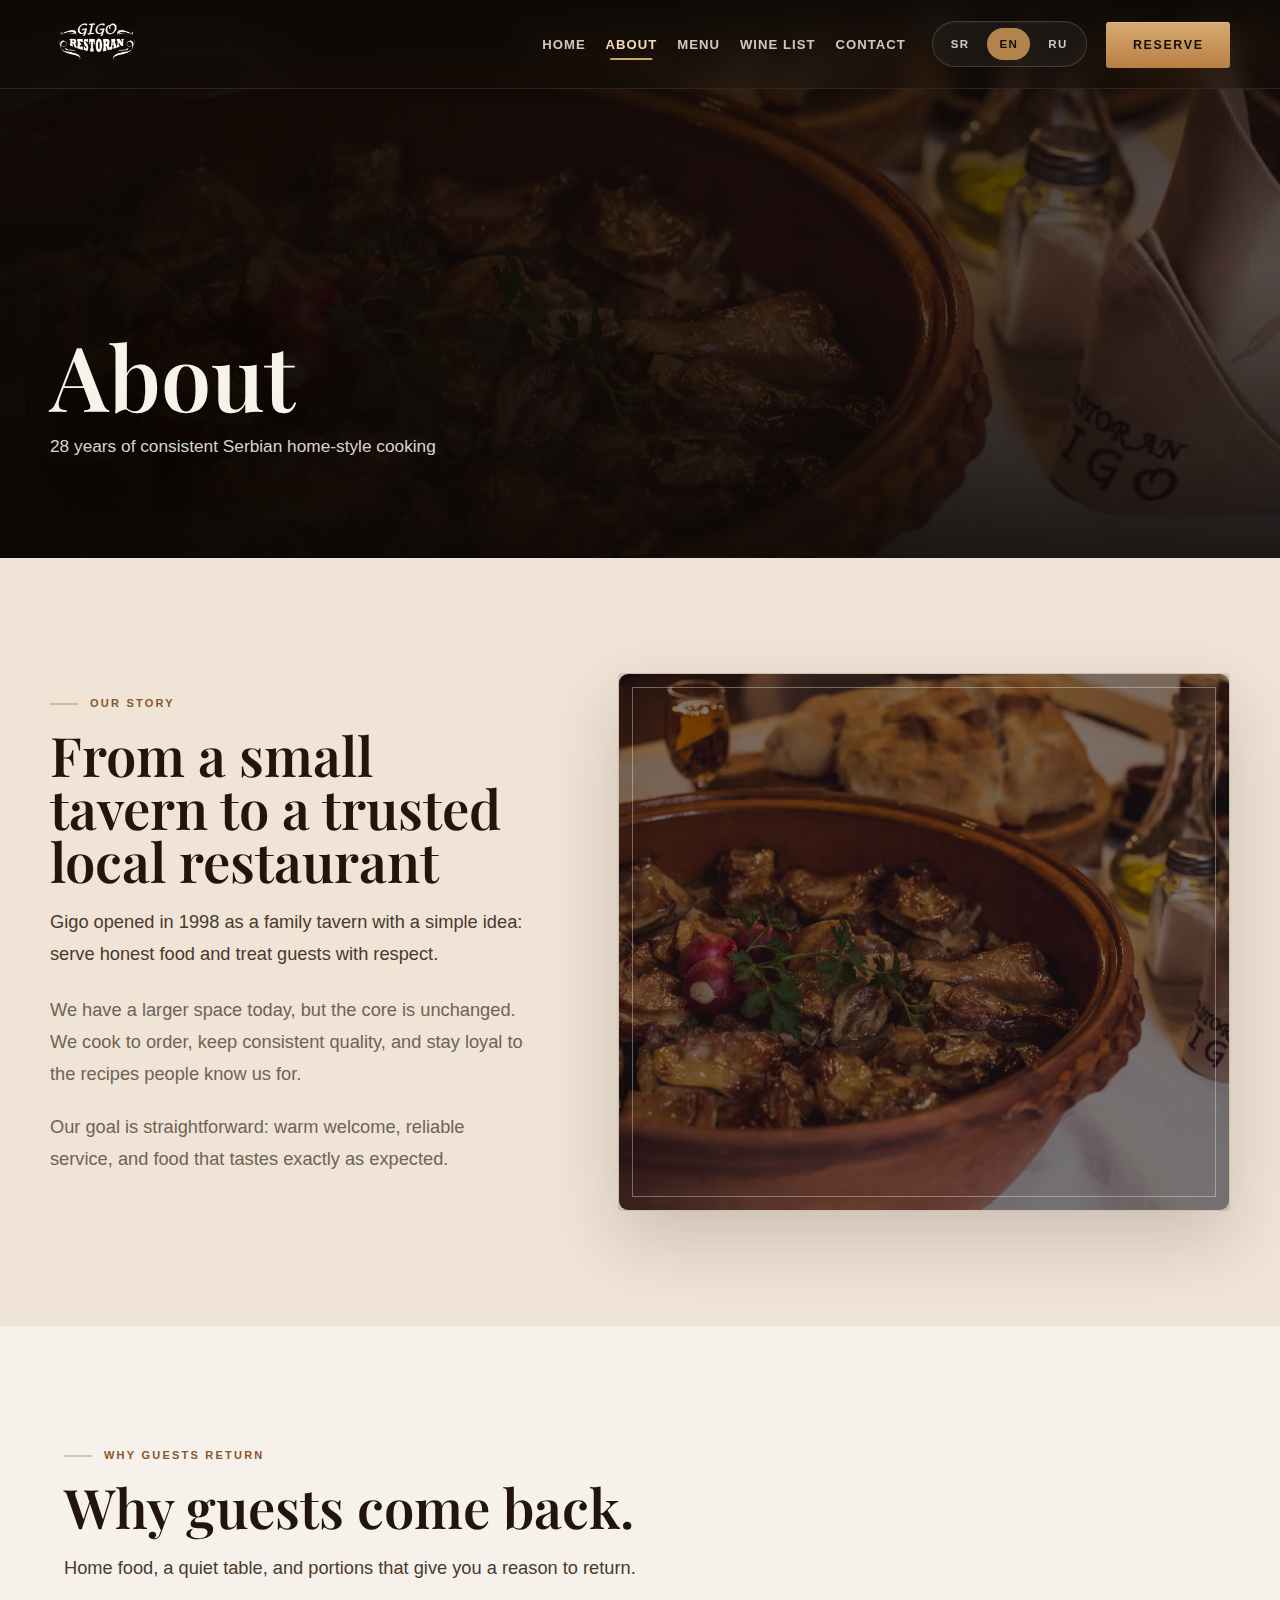
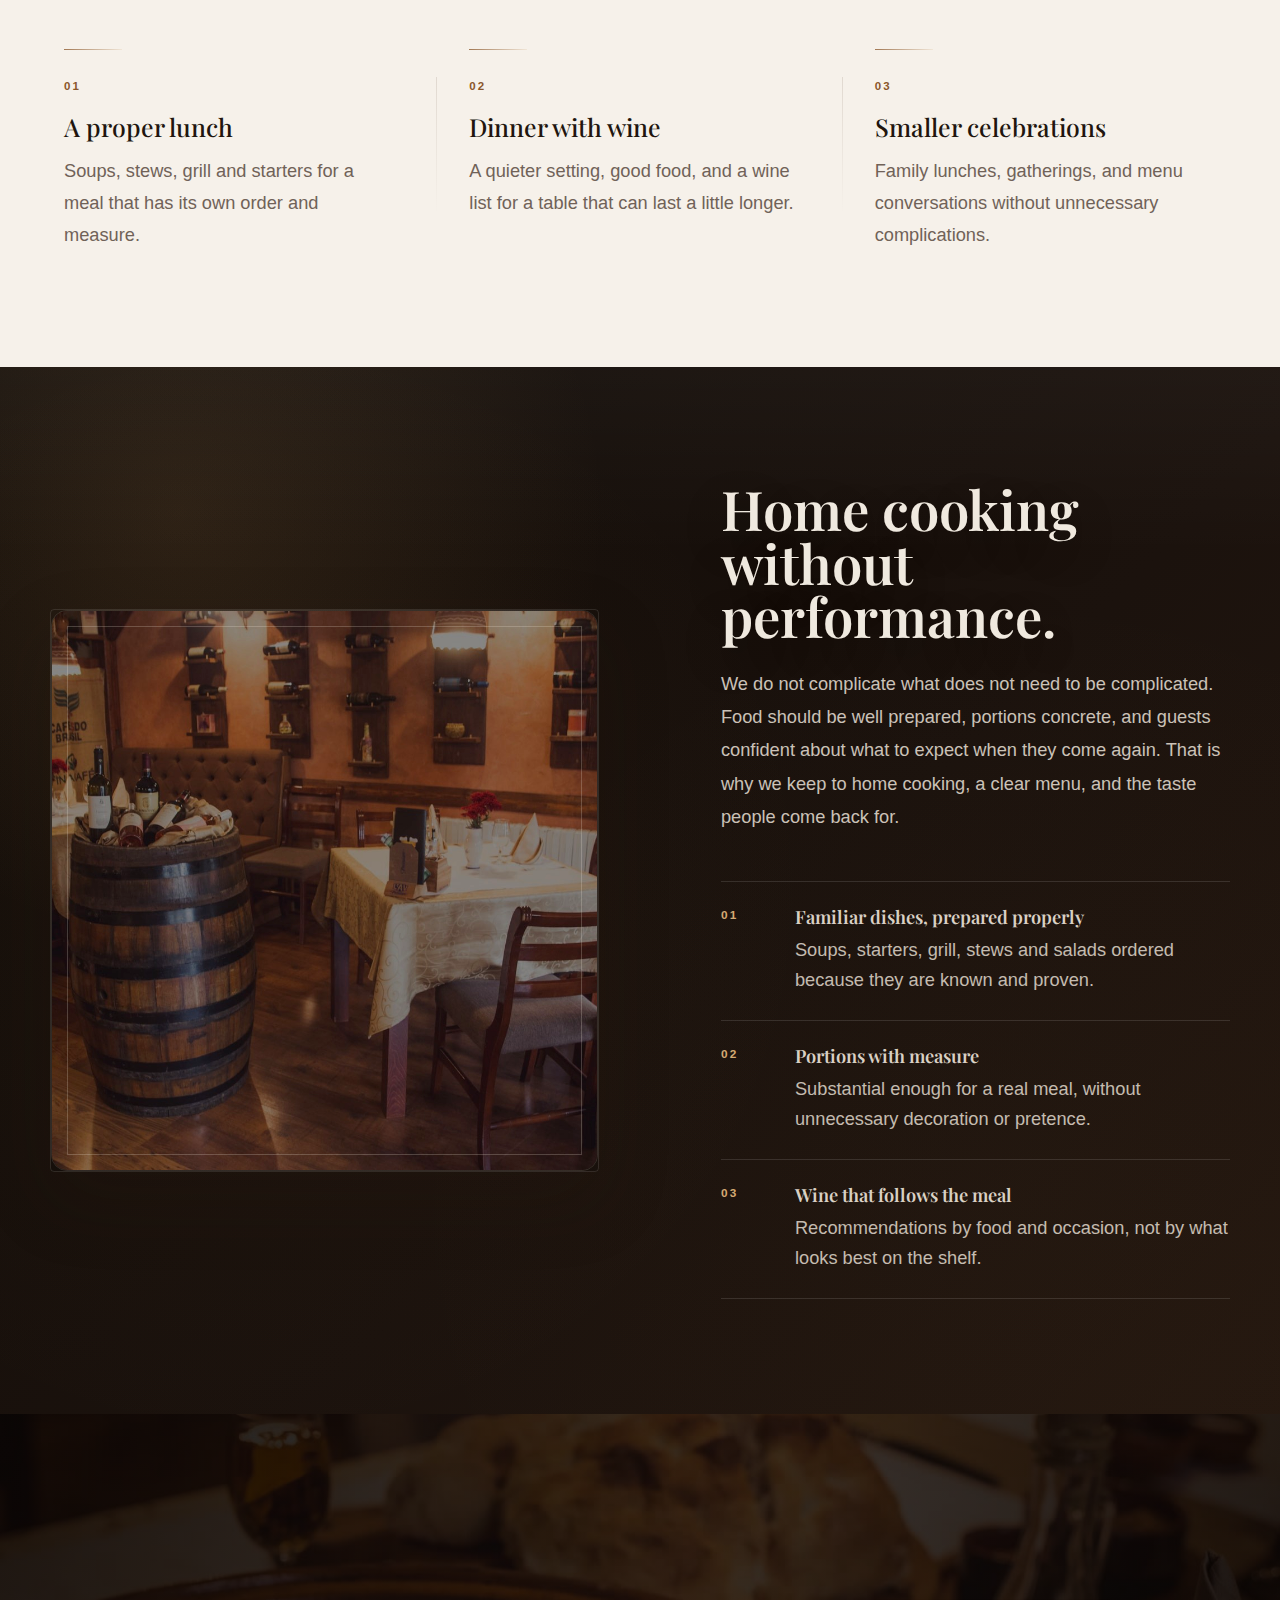
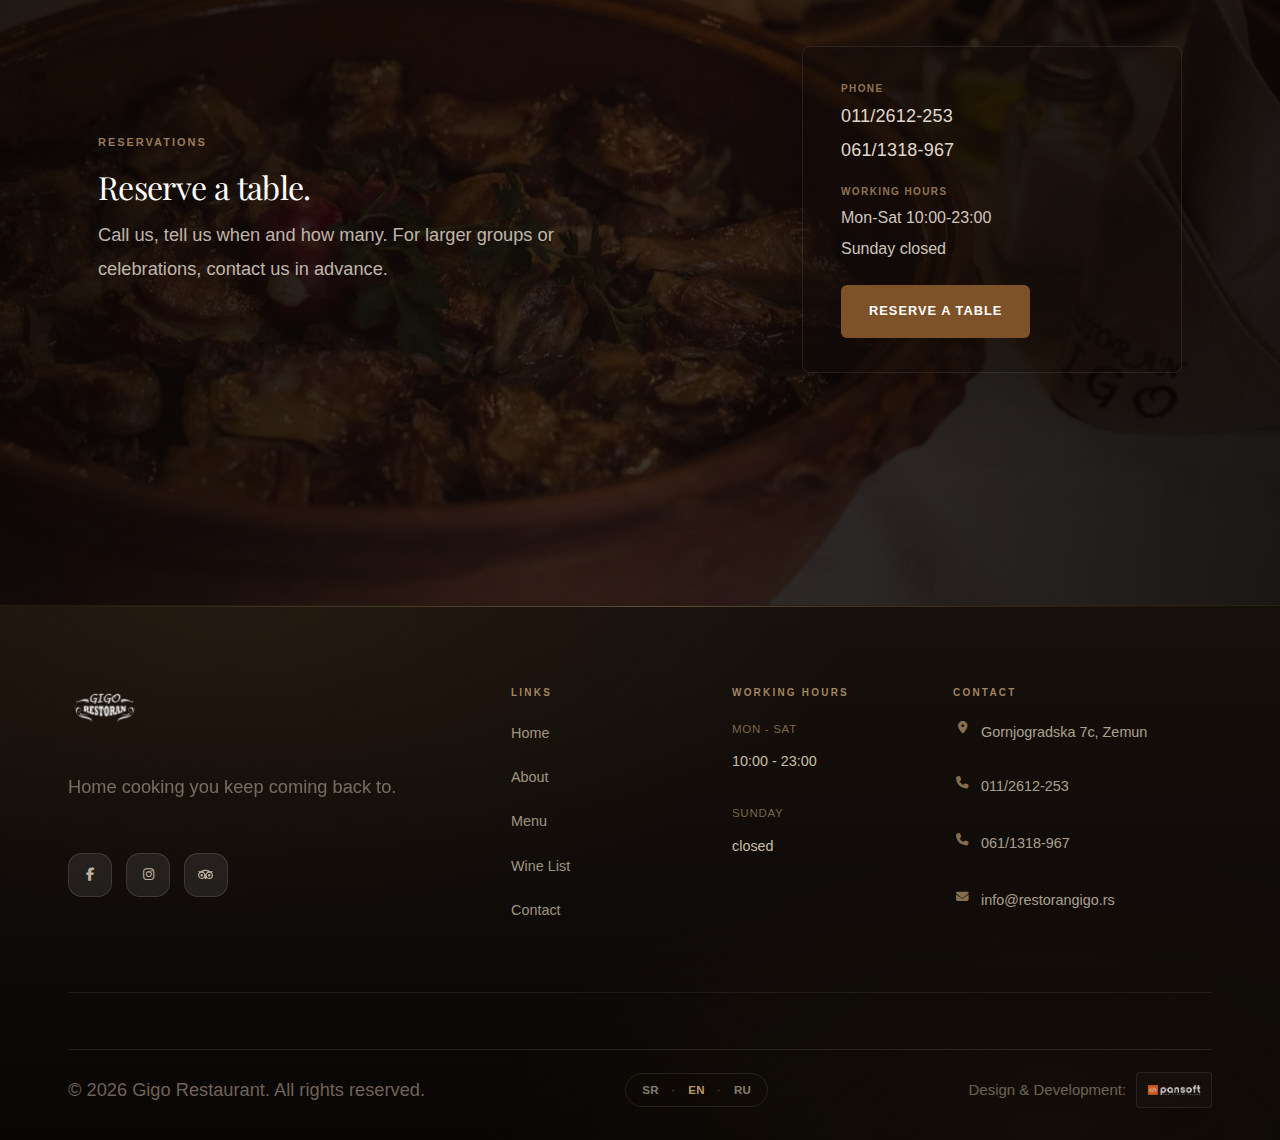
<file: en/o-nama.html>
<!DOCTYPE html>
<html lang="en">
<head>
    <meta charset="UTF-8">
    <meta name="viewport" content="width=device-width, initial-scale=1.0">
    <meta name="description" content="Discover the story of Gigo Restaurant - 28 years of tradition, a love for food, and authentic Serbian cuisine." data-years-template="Discover the story of Gigo Restaurant - {years} years of tradition, a love for food, and authentic Serbian cuisine.">
    <title>About - Gigo Restaurant</title>
    <link rel="stylesheet" href="../css/style.css">
    <link rel="stylesheet" href="../css/pages.css">
    <link rel="stylesheet" href="../css/landing.css">
    <link rel="preconnect" href="https://fonts.googleapis.com">
    <link rel="preconnect" href="https://fonts.gstatic.com" crossorigin>
    <link href="https://fonts.googleapis.com/css2?family=Playfair+Display:ital,wght@0,400;0,600;0,700;1,400;1,600&family=Lato:wght@300;400;700&display=swap" rel="stylesheet">
    <link rel="stylesheet" href="https://cdnjs.cloudflare.com/ajax/libs/font-awesome/6.4.0/css/all.min.css">
</head>
<body class="page-about page-home-modern">
    <!-- Navigation -->
    <nav class="navbar" id="navbar">
        <div class="container">
            <div class="nav-wrapper">
                <a href="index.html" class="logo" aria-label="Gigo Restaurant">
                    <img src="../images/logo-beli.png" alt="" class="logo-img" data-logo-default="../images/logo-beli.png" data-logo-inverse="../images/logo-beli.png">
                </a>
                
                <button class="mobile-toggle" id="mobileToggle" aria-label="Toggle menu">
                    <span></span>
                    <span></span>
                    <span></span>
                </button>

                <ul class="nav-menu" id="navMenu">
                    <li><a href="index.html" class="nav-link">Home</a></li>
                    <li><a href="o-nama.html" class="nav-link active" aria-current="page">About</a></li>
                    <li><a href="jelovnik.html" class="nav-link">Menu</a></li>
                    <li><a href="vinska-karta.html" class="nav-link">Wine List</a></li>
                    <li><a href="kontakt.html" class="nav-link">Contact</a></li>
                    <li class="nav-lang">
                        <div class="lang-switch" aria-label="Language switch">
                            <a href="../o-nama.html">SR</a>
                            <a href="o-nama.html" class="active" aria-current="page">EN</a>
                            <a href="../ru/o-nama.html">RU</a>
                        </div>
                    </li>
                    <li><a href="tel:+381112612253" class="btn-reserve">Reserve</a></li>
                </ul>
            </div>
        </div>
    </nav>

    <!-- Page Header -->
    <section class="page-header about-header">
        <div class="page-header-overlay"></div>
        <div class="container">
            <div class="page-header-content">
                <h1>About</h1>
                <p><span data-years-since="1998">28</span> years of consistent Serbian home-style cooking</p>
            </div>
        </div>
    </section>

    <!-- Story Section -->
    <section class="story-section section-padding">
        <div class="container">
            <div class="section-grid">
                <div class="story-content">
                    <span class="section-subtitle">Our story</span>
                    <h2 class="section-title">From a small tavern to a trusted local restaurant</h2>
                    <div class="story-image-inline" aria-hidden="true">
                        <img src="../images/image-31.jpg" alt="" role="presentation" loading="lazy">
                    </div>
                    <p class="text-large">Gigo opened in 1998 as a family tavern with a simple idea: serve honest food and treat guests with respect.</p>
                    <p>We have a larger space today, but the core is unchanged. We cook to order, keep consistent quality, and stay loyal to the recipes people know us for.</p>
                    <p>Our goal is straightforward: warm welcome, reliable service, and food that tastes exactly as expected.</p>
                </div>
                <div class="story-image">
                    <img src="../images/image-31.jpg" alt="Gigo Restaurant history" loading="lazy">
                </div>
            </div>
        </div>
    </section>

    <!-- Visit Reasons Section -->
    <section class="home-standards visit-reasons-section section-padding">
        <div class="container">
            <div class="standards-head">
                <p class="section-subtitle">Why guests return</p>
                <h2 class="section-title">Why guests come back.</h2>
                <p>Home food, a quiet table, and portions that give you a reason to return.</p>
            </div>
            <div class="standards-grid">
                <div class="standard-line">
                    <span>01</span>
                    <h3>A proper lunch</h3>
                    <p>Soups, stews, grill and starters for a meal that has its own order and measure.</p>
                </div>
                <div class="standard-line">
                    <span>02</span>
                    <h3>Dinner with wine</h3>
                    <p>A quieter setting, good food, and a wine list for a table that can last a little longer.</p>
                </div>
                <div class="standard-line">
                    <span>03</span>
                    <h3>Smaller celebrations</h3>
                    <p>Family lunches, gatherings, and menu conversations without unnecessary complications.</p>
                </div>
            </div>
        </div>
    </section>

    <!-- Philosophy Section -->
    <section class="philosophy-section section-padding bg-dark">
        <div class="container">
            <div class="section-grid">
                <div class="philosophy-image">
                    <img src="../images/image-32.jpg" alt="Gigo Restaurant kitchen" loading="lazy">
                </div>
                <div class="philosophy-content">
                    <h2 class="section-title light">Home cooking without performance.</h2>
                    <p class="light">We do not complicate what does not need to be complicated. Food should be well prepared, portions concrete, and guests confident about what to expect when they come again. That is why we keep to home cooking, a clear menu, and the taste people come back for.</p>
                    <div class="dark-points" aria-label="Gigo Restaurant approach">
                        <div>
                            <span>01</span>
                            <p><strong>Familiar dishes, prepared properly</strong> Soups, starters, grill, stews and salads ordered because they are known and proven.</p>
                        </div>
                        <div>
                            <span>02</span>
                            <p><strong>Portions with measure</strong> Substantial enough for a real meal, without unnecessary decoration or pretence.</p>
                        </div>
                        <div>
                            <span>03</span>
                            <p><strong>Wine that follows the meal</strong> Recommendations by food and occasion, not by what looks best on the shelf.</p>
                        </div>
                    </div>
                </div>
            </div>
        </div>
    </section>

    <!-- CTA Section -->
    <section class="home-final-cta cta-section--split">
        <div class="cta-overlay"></div>
        <div class="cta-split-container">
            <div class="cta-split-left">
                <span class="cta-label">Reservations</span>
                <h2 class="cta-split-title">Reserve a table.</h2>
                <p class="cta-split-text">Call us, tell us when and how many. For larger groups or celebrations, contact us in advance.</p>
            </div>
            <div class="cta-split-right">
                <div class="cta-info-block">
                    <div class="cta-info-item">
                        <span class="cta-info-label">Phone</span>
                        <a href="tel:+381112612253" class="cta-info-value">011/2612-253</a>
                        <a href="tel:+381611318967" class="cta-info-value">061/1318-967</a>
                    </div>
                    <div class="cta-info-item">
                        <span class="cta-info-label">Working hours</span>
                        <span class="cta-info-value">Mon-Sat 10:00-23:00</span>
                        <span class="cta-info-value">Sunday closed</span>
                    </div>
                    <a href="kontakt.html" class="cta-split-btn">Reserve a table</a>
                </div>
            </div>
        </div>
    </section>

    <!-- Footer -->
    <footer class="footer footer--home">
        <div class="footer-inner">
            <div class="footer-grid">
                <div class="footer-col footer-col--brand">
                    <a href="index.html" class="footer-brand" aria-label="Gigo Restaurant">
                        <img src="../images/logo-beli.png" alt="Gigo Restaurant" class="footer-logo">
                    </a>
                    <p class="footer-tagline">Home cooking you keep coming back to.</p>
                    <div class="social-links">
                        <a href="#" aria-label="Facebook"><i class="fab fa-facebook-f"></i></a>
                        <a href="#" aria-label="Instagram"><i class="fab fa-instagram"></i></a>
                        <a href="https://www.tripadvisor.com/Restaurant_Review-g1898555-d7704633-Reviews-Restoran_Gigo-Zemun_Belgrade.html" target="_blank" rel="noopener noreferrer" aria-label="TripAdvisor"><i class="fab fa-tripadvisor"></i></a>
                    </div>
                </div>
                <div class="footer-col">
                    <h4>Links</h4>
                    <ul class="footer-links">
                        <li><a href="index.html">Home</a></li>
                        <li><a href="o-nama.html">About</a></li>
                        <li><a href="jelovnik.html">Menu</a></li>
                        <li><a href="vinska-karta.html">Wine List</a></li>
                        <li><a href="kontakt.html">Contact</a></li>
                    </ul>
                </div>
                <div class="footer-col">
                    <h4>Working hours</h4>
                    <ul class="footer-info">
                        <li>
                            <span class="fi-label">Mon - Sat</span>
                            <span class="fi-value">10:00 - 23:00</span>
                        </li>
                        <li>
                            <span class="fi-label">Sunday</span>
                            <span class="fi-value">closed</span>
                        </li>
                    </ul>
                </div>
                <div class="footer-col">
                    <h4>Contact</h4>
                    <ul class="footer-info footer-info--contact">
                        <li><i class="fas fa-map-marker-alt"></i><span>Gornjogradska 7c, Zemun</span></li>
                        <li><i class="fas fa-phone"></i><a href="tel:+381112612253">011/2612-253</a></li>
                        <li><i class="fas fa-phone"></i><a href="tel:+381611318967">061/1318-967</a></li>
                        <li><i class="fas fa-envelope"></i><a href="mailto:info@restorangigo.rs">info@restorangigo.rs</a></li>
                    </ul>
                </div>
            </div>
            <div class="footer-bottom">
                <p class="footer-copy">&copy; 2026 Gigo Restaurant. All rights reserved.</p>
                <div class="footer-lang" aria-label="Language">
                    <a href="../o-nama.html">SR</a>
                    <span aria-hidden="true">·</span>
                    <a href="o-nama.html" class="active" aria-current="page">EN</a>
                    <span aria-hidden="true">·</span>
                    <a href="../ru/o-nama.html">RU</a>
                </div>
                <div class="footer-credit">
                    <span>Design &amp; Development:</span>
                    <a href="https://pansoft.rs" target="_blank" rel="noopener noreferrer" aria-label="Pansoft">
                        <img src="../images/pansoft%20logo%20bela%20slova-01.png" alt="Pansoft" class="footer-credit-logo">
                    </a>
                </div>
            </div>
        </div>
    </footer>

    <!-- Back to Top -->
    <button class="back-to-top" id="backToTop" aria-label="Back to top">
        <i class="fas fa-arrow-up"></i>
    </button>

    <!-- Scripts -->
    <script src="../js/main.js"></script>
</body>
</html>
</file>
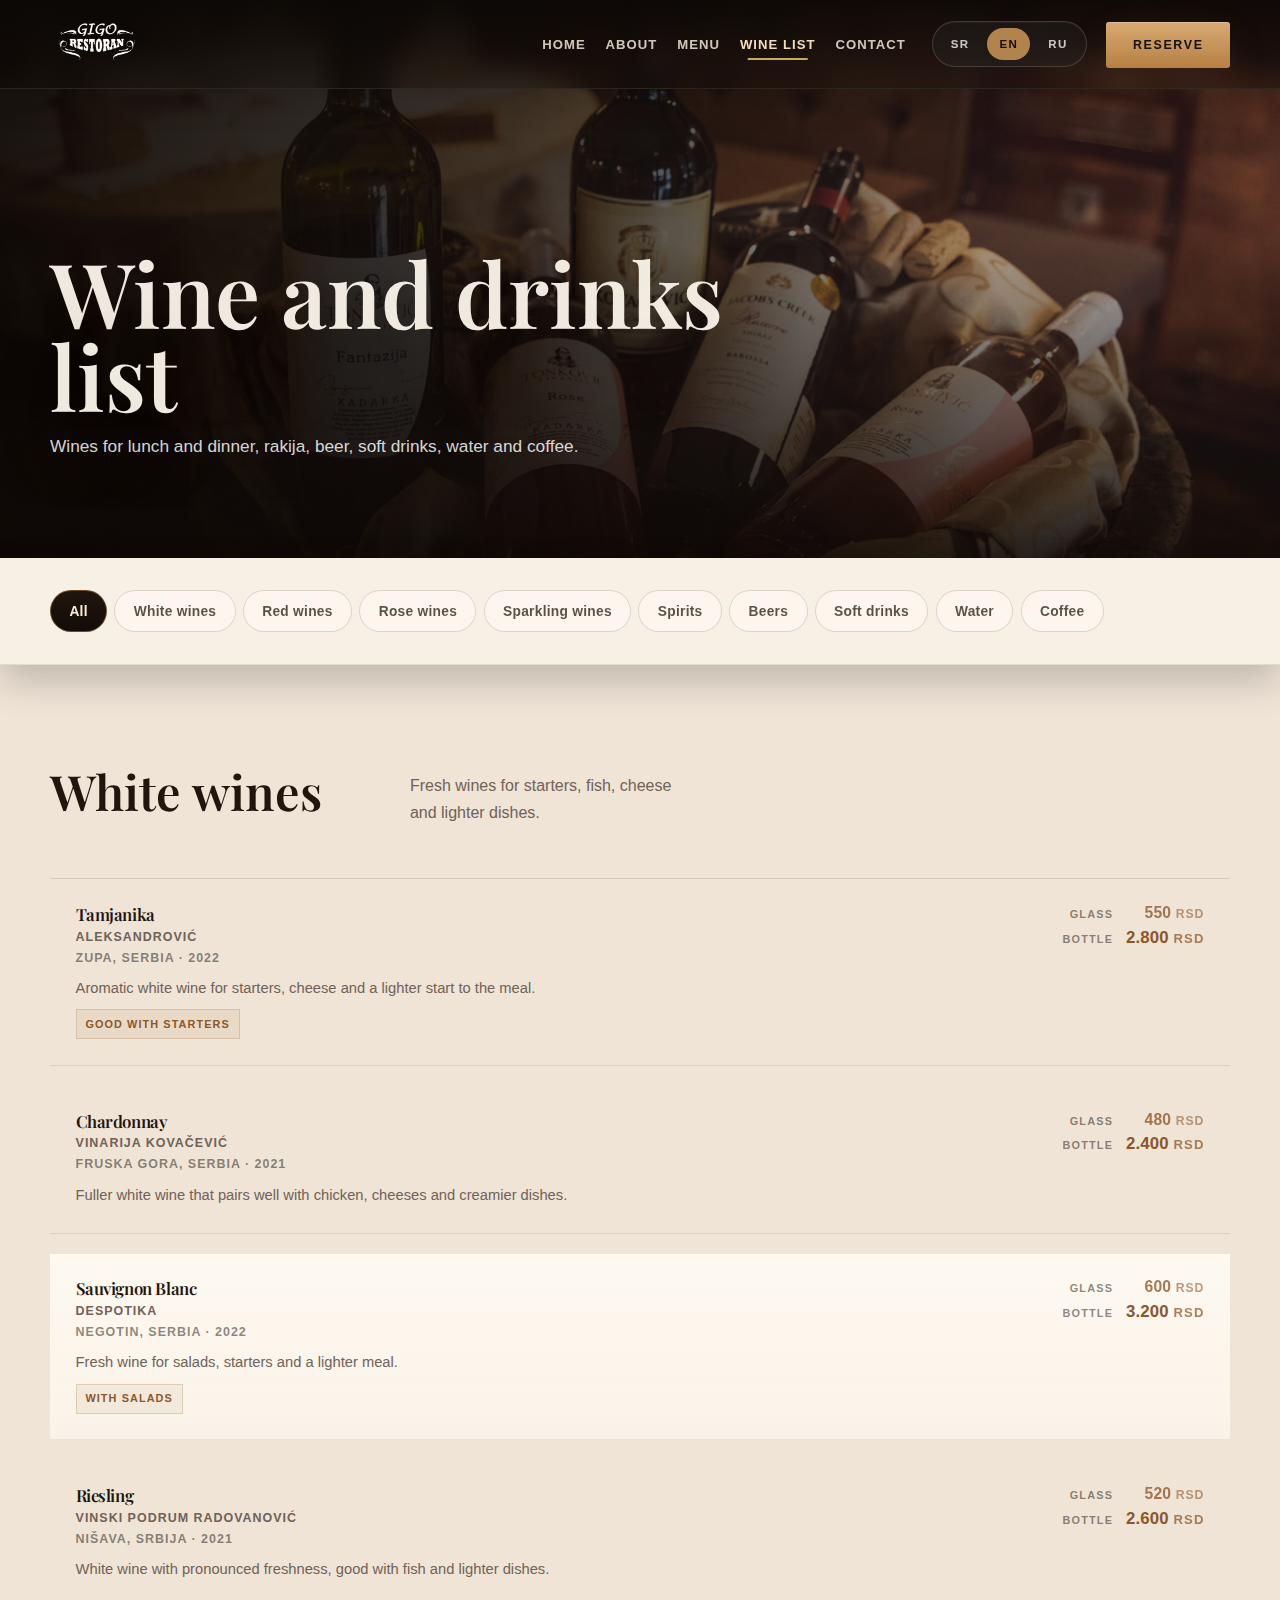
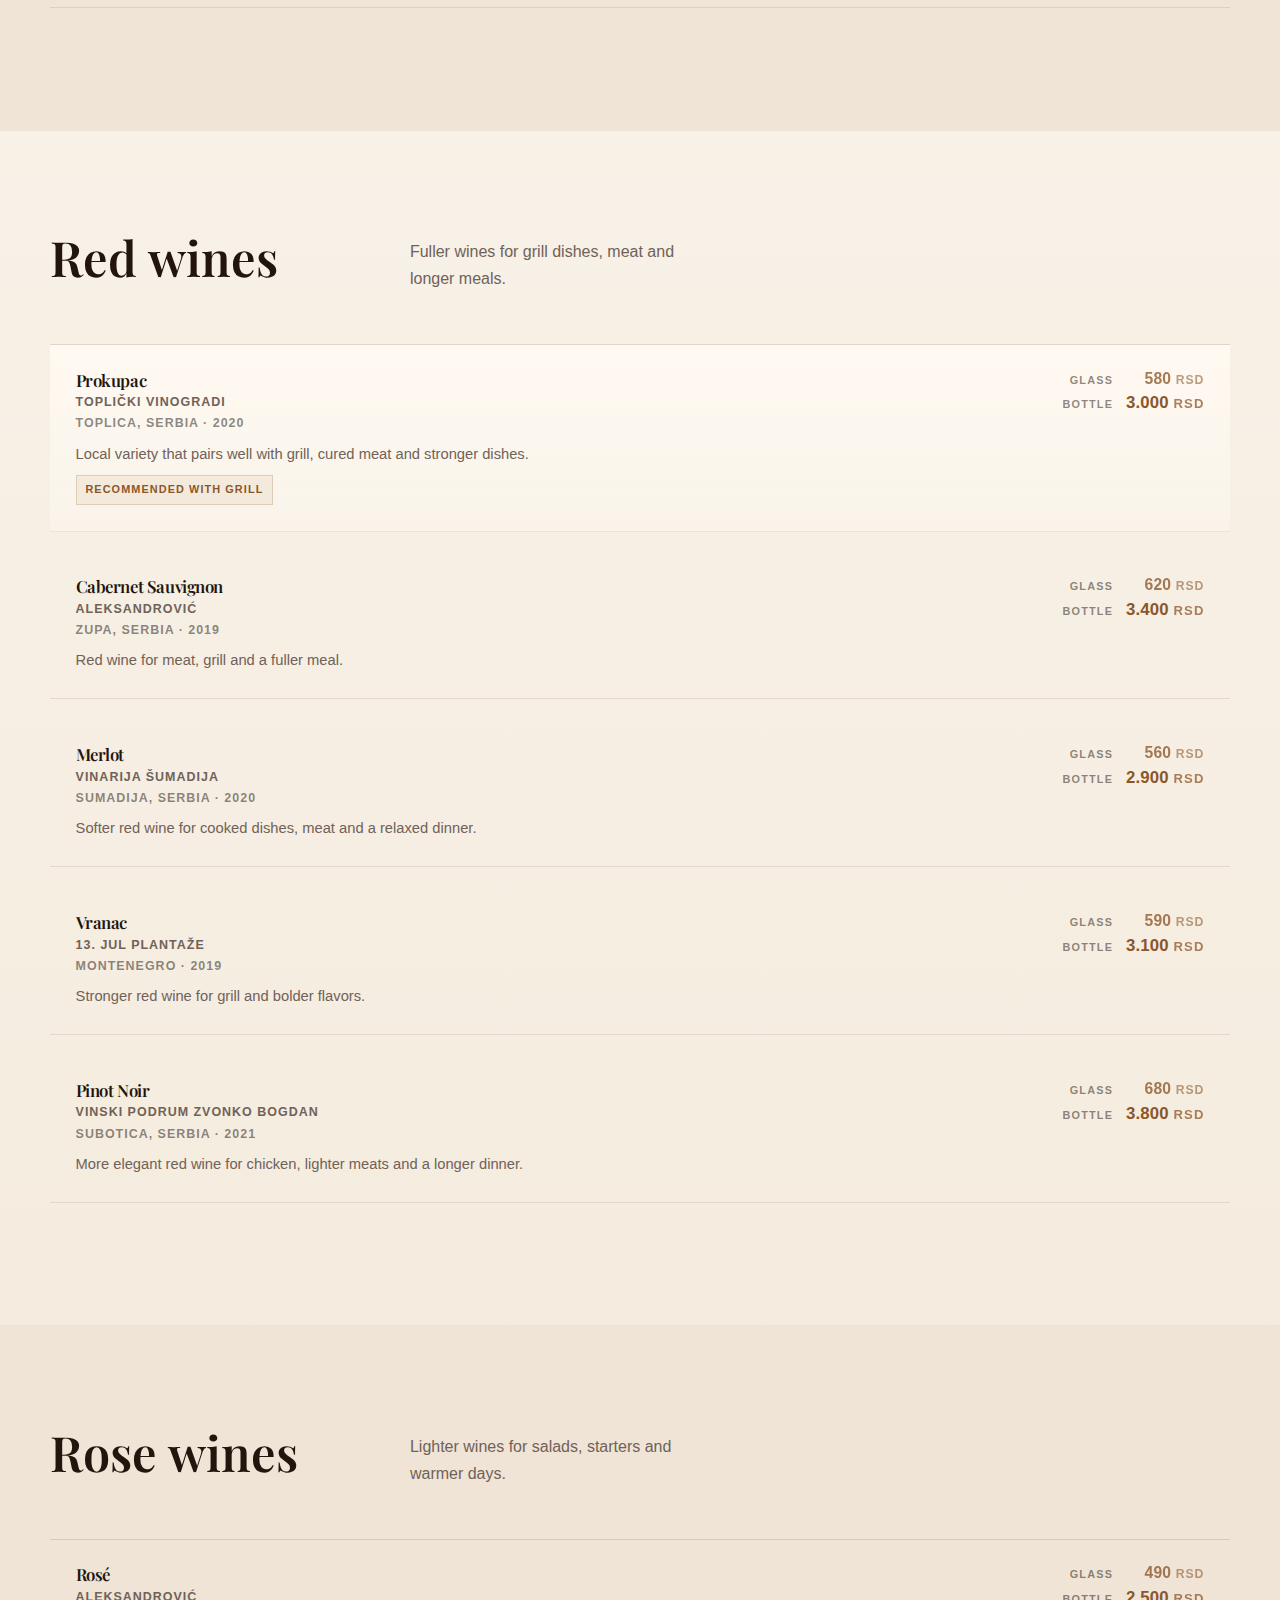
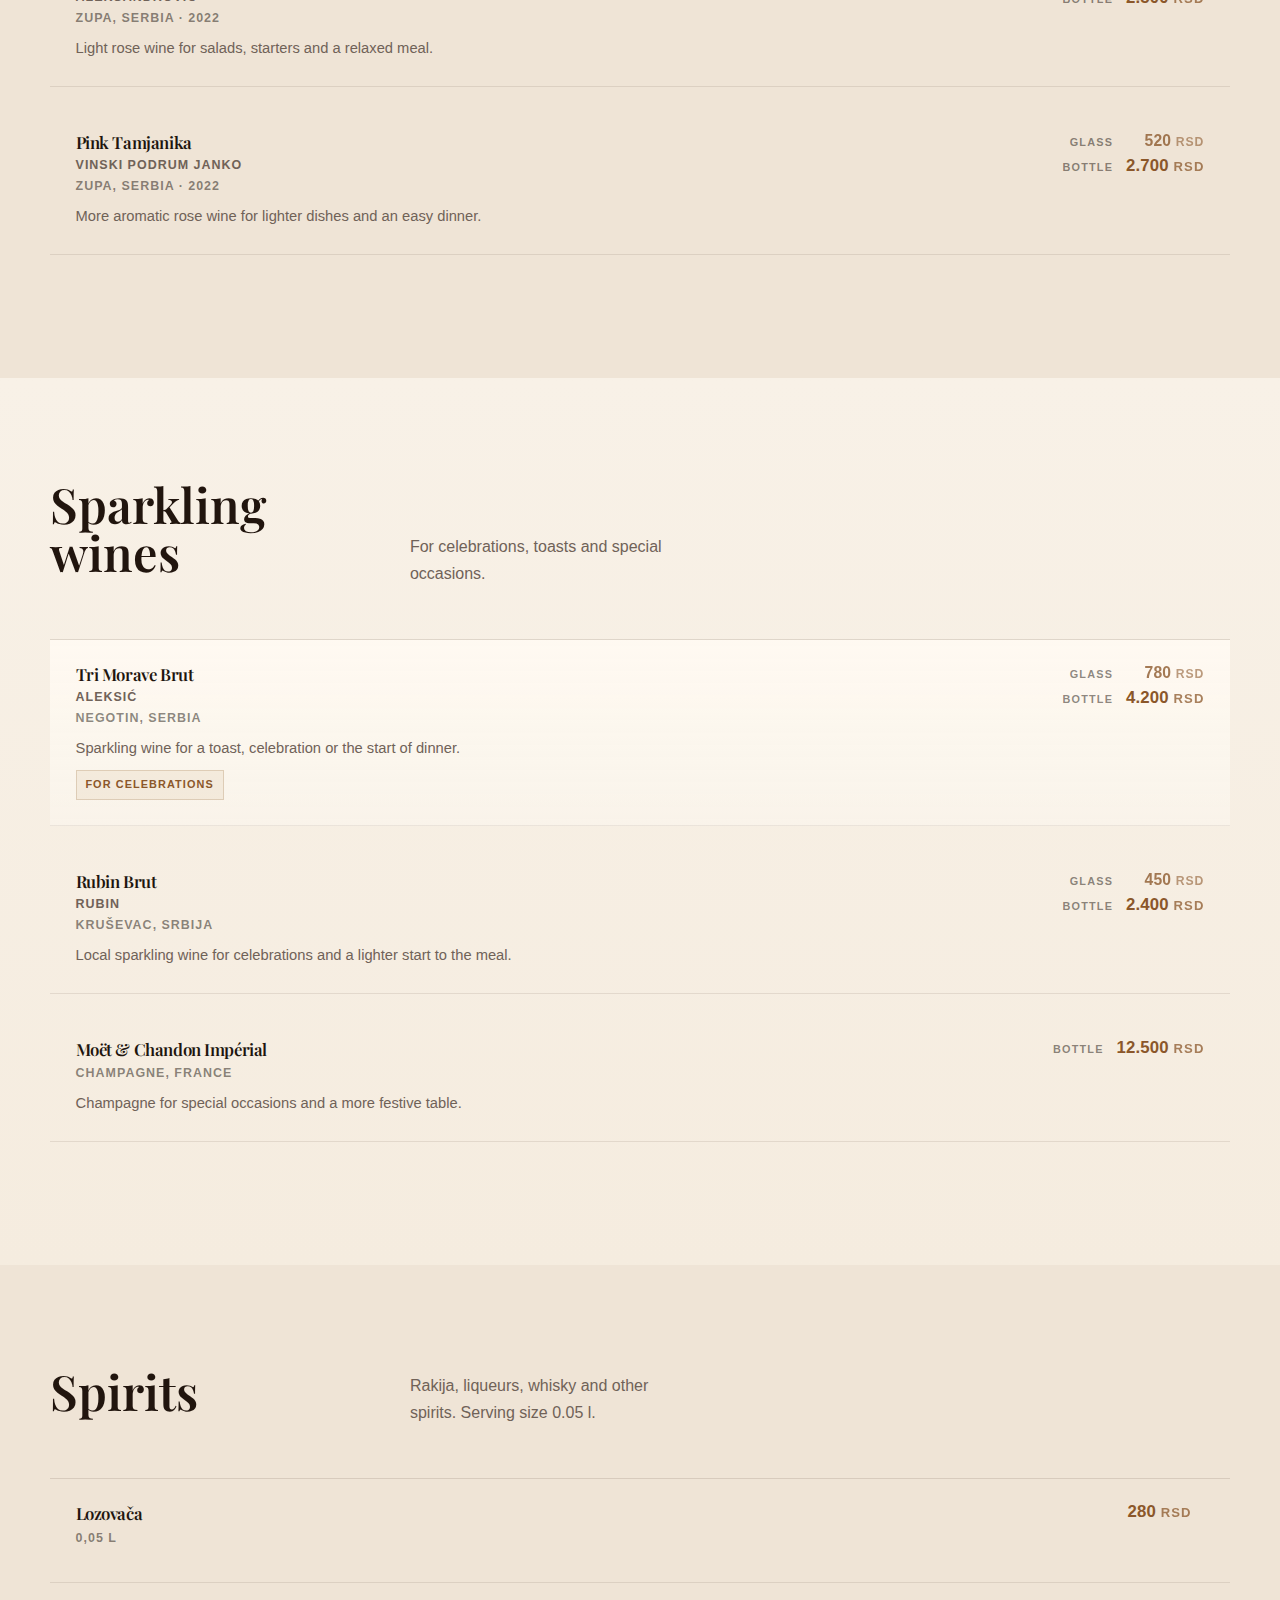
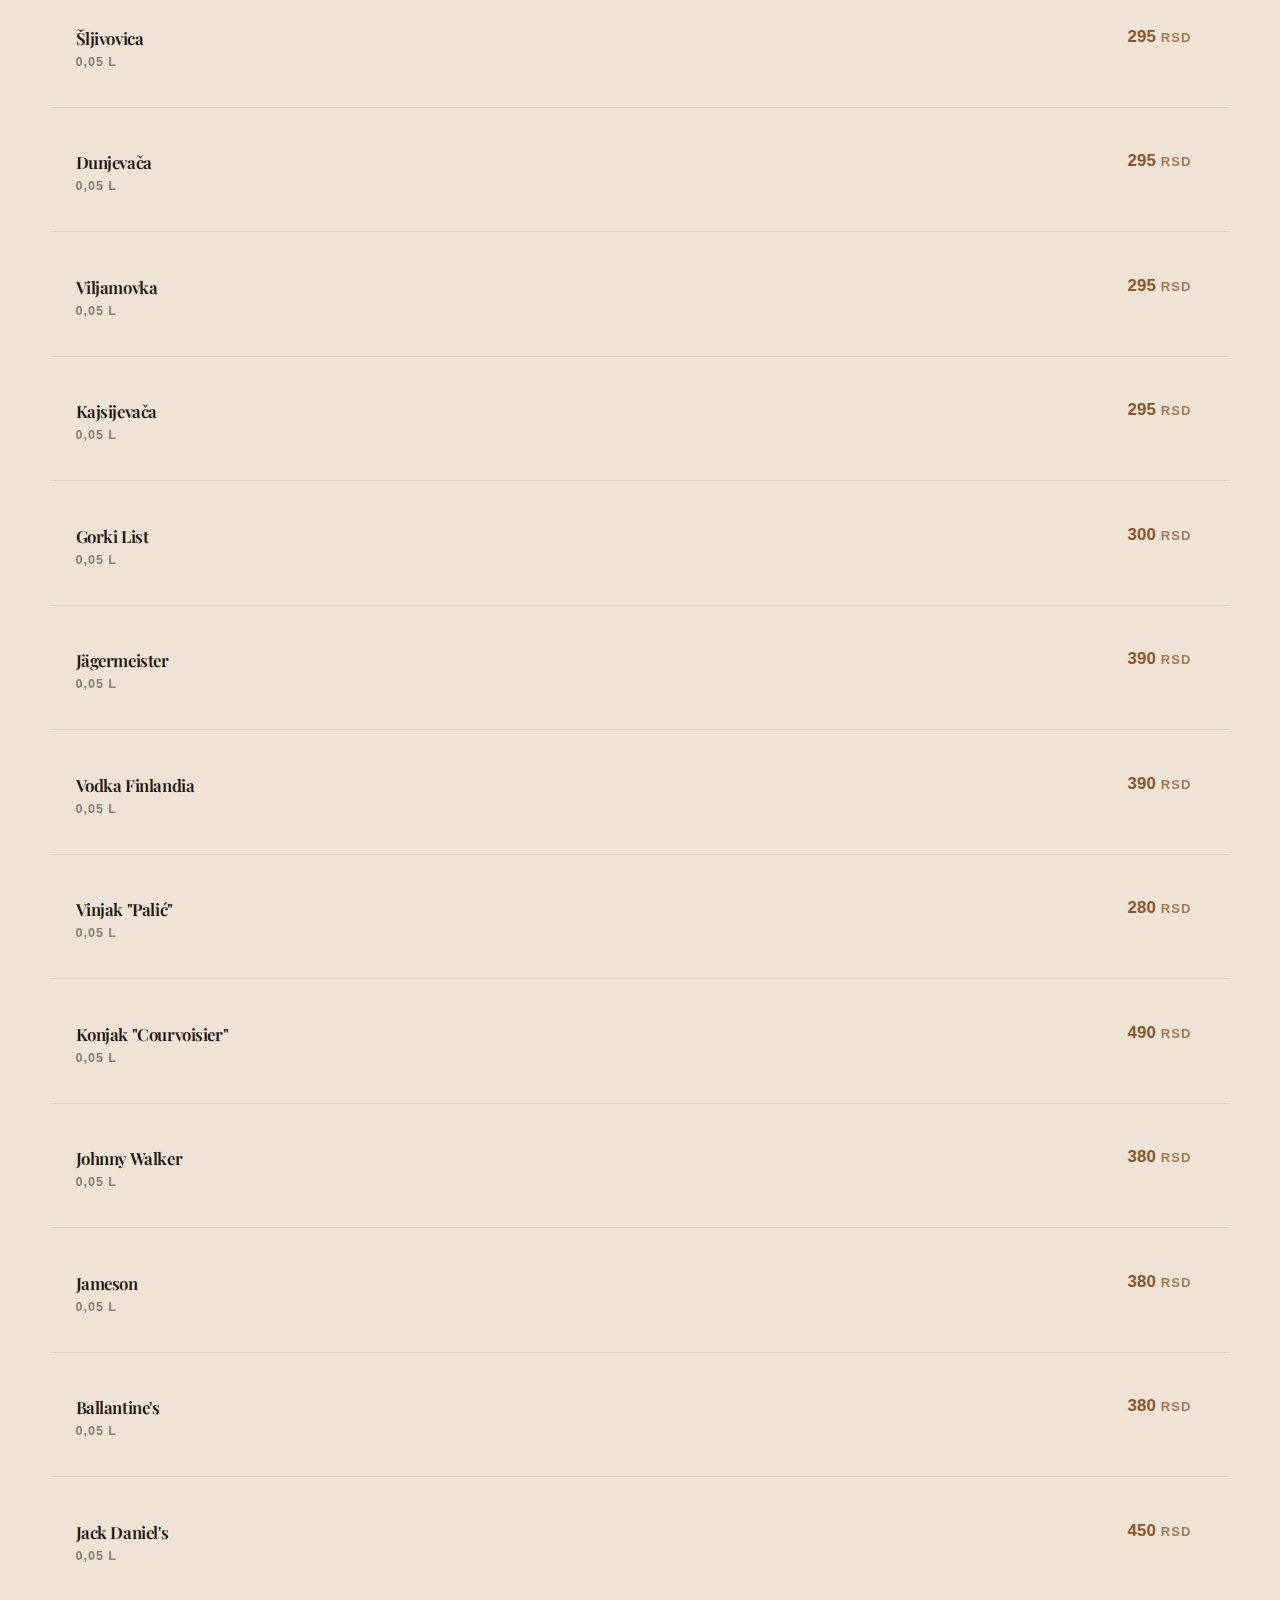
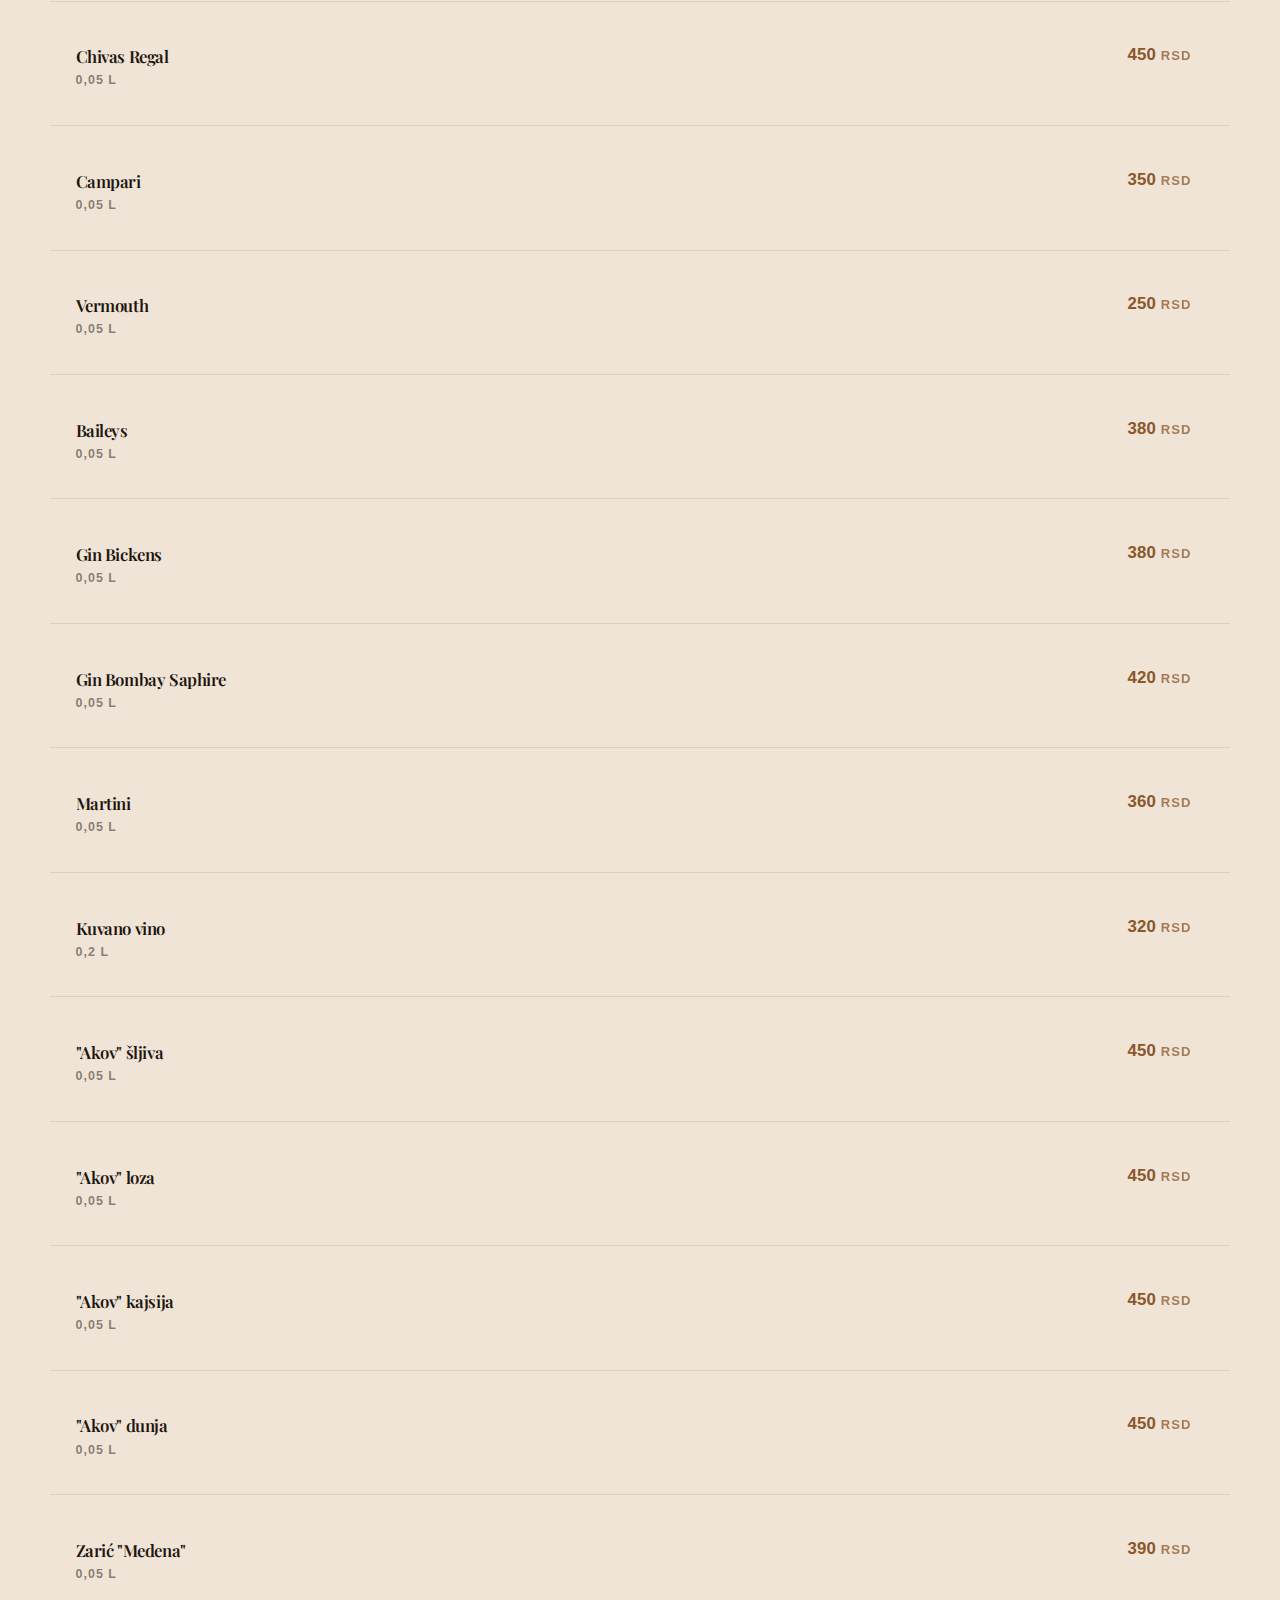
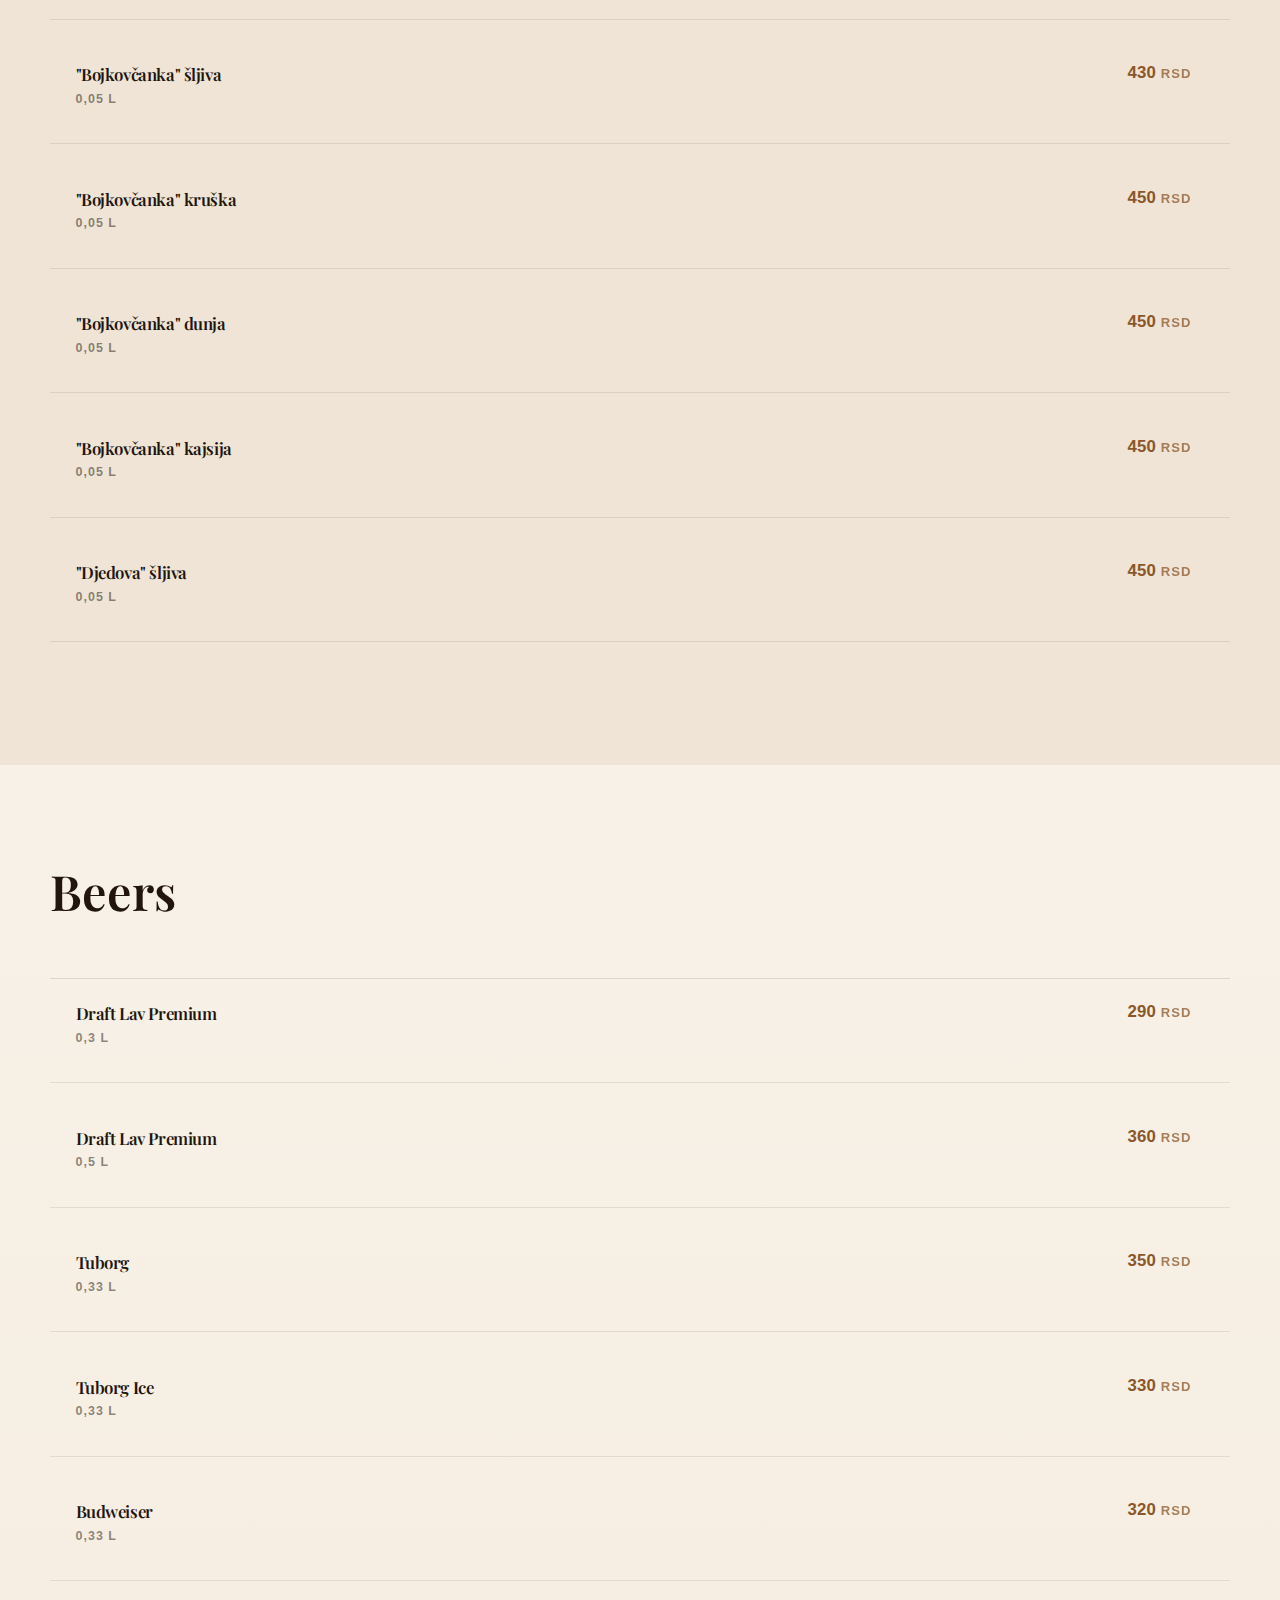
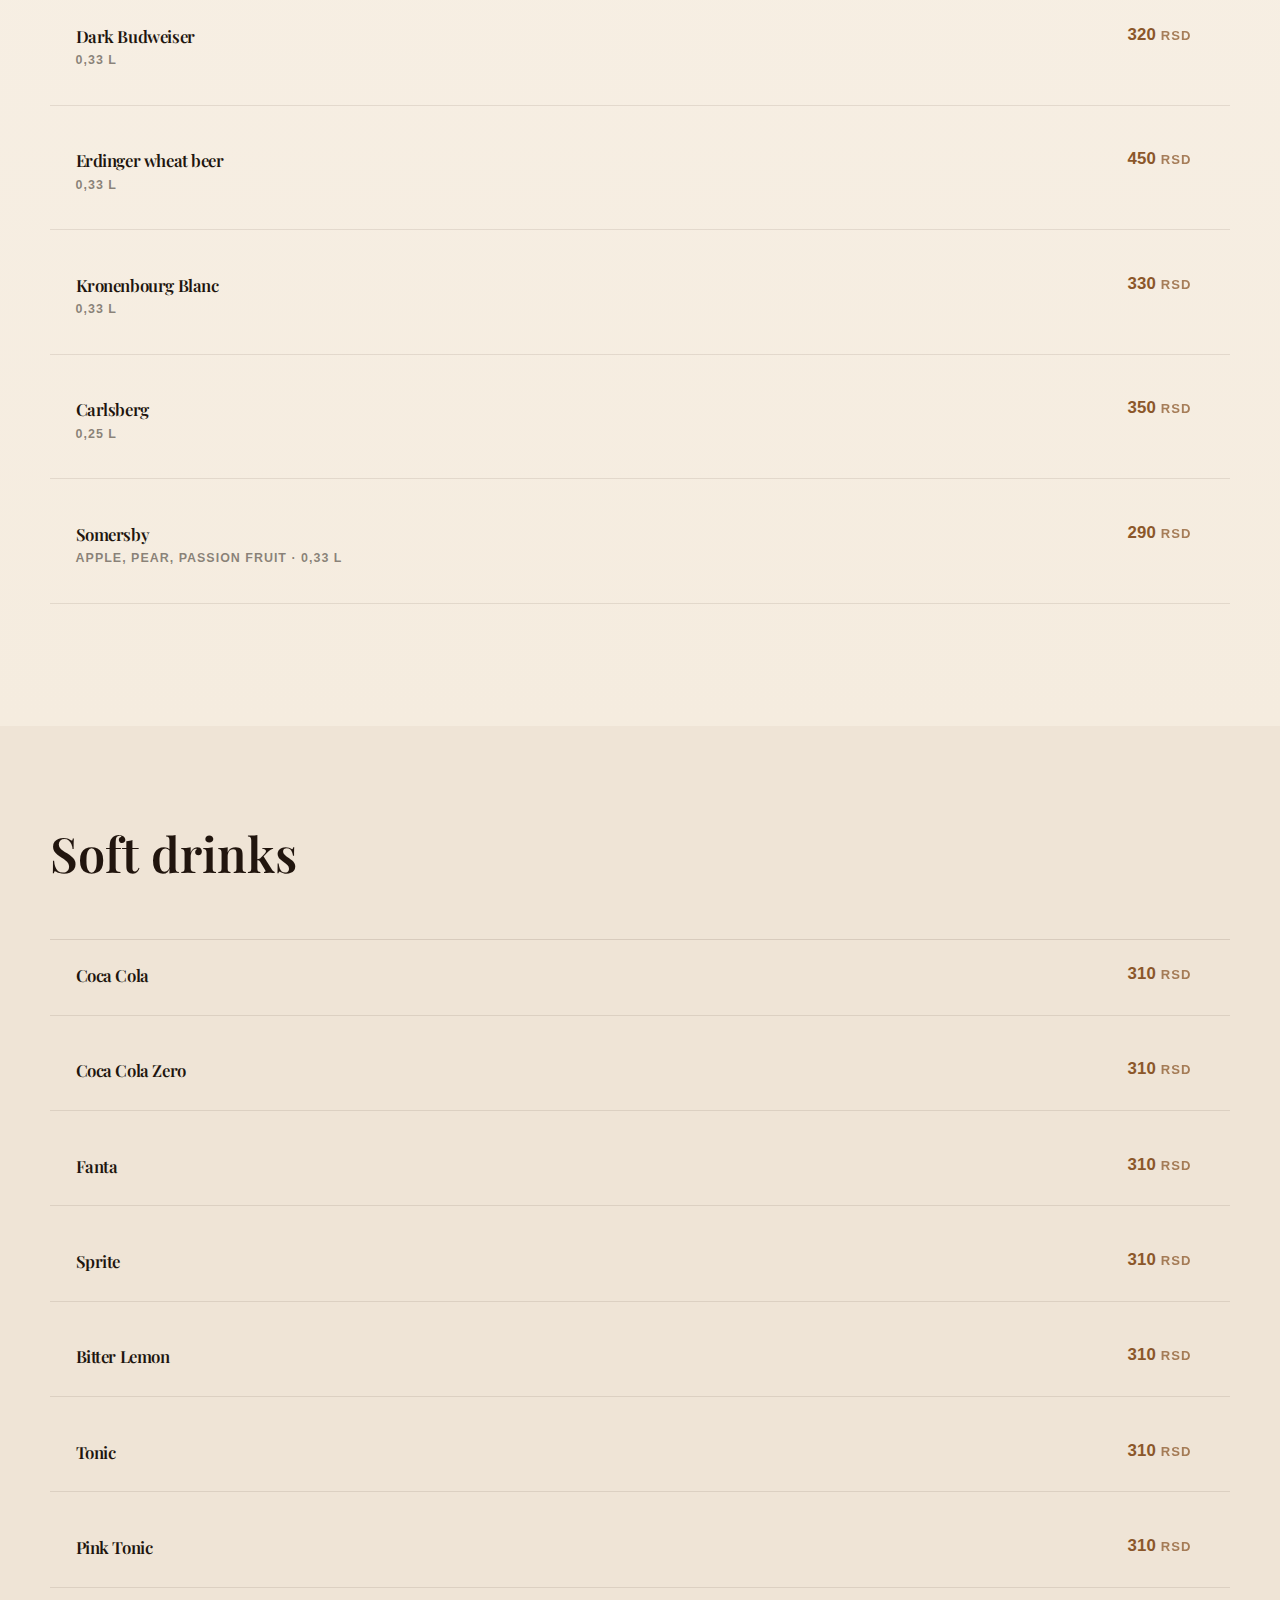
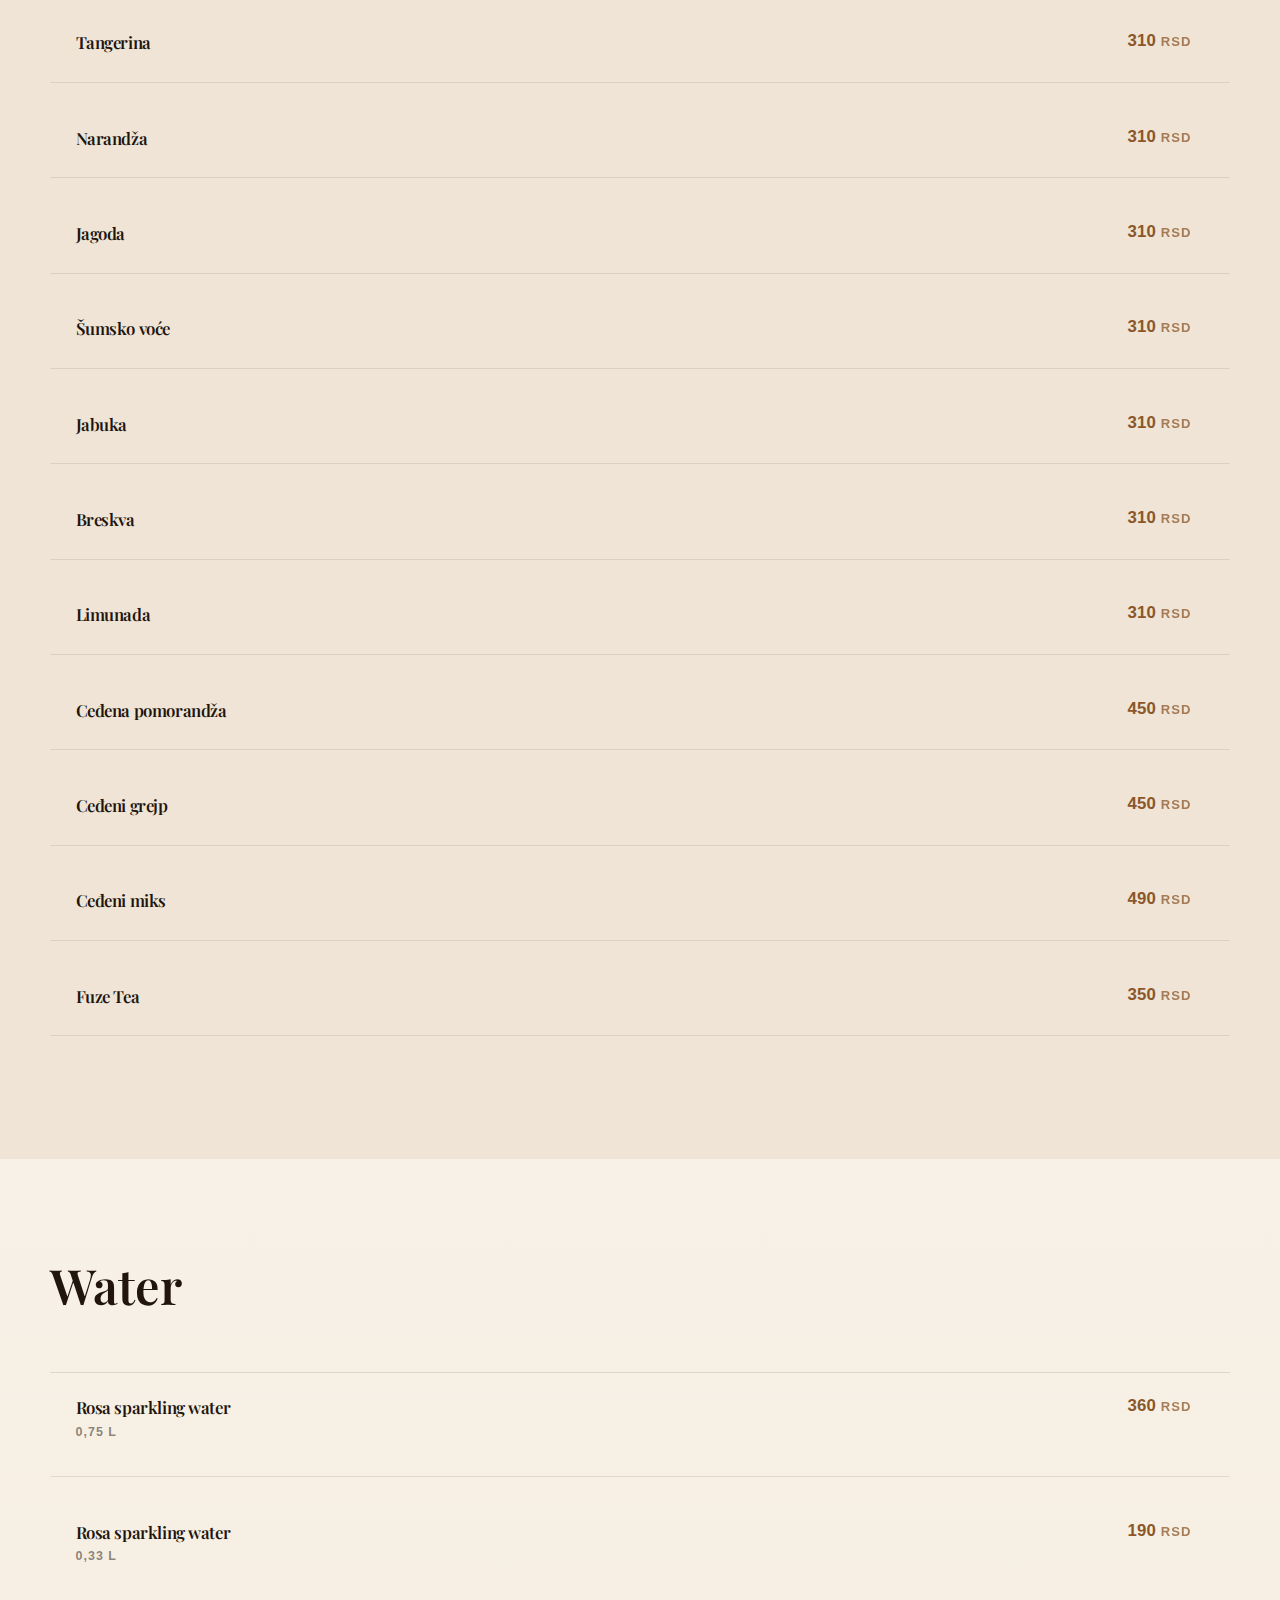
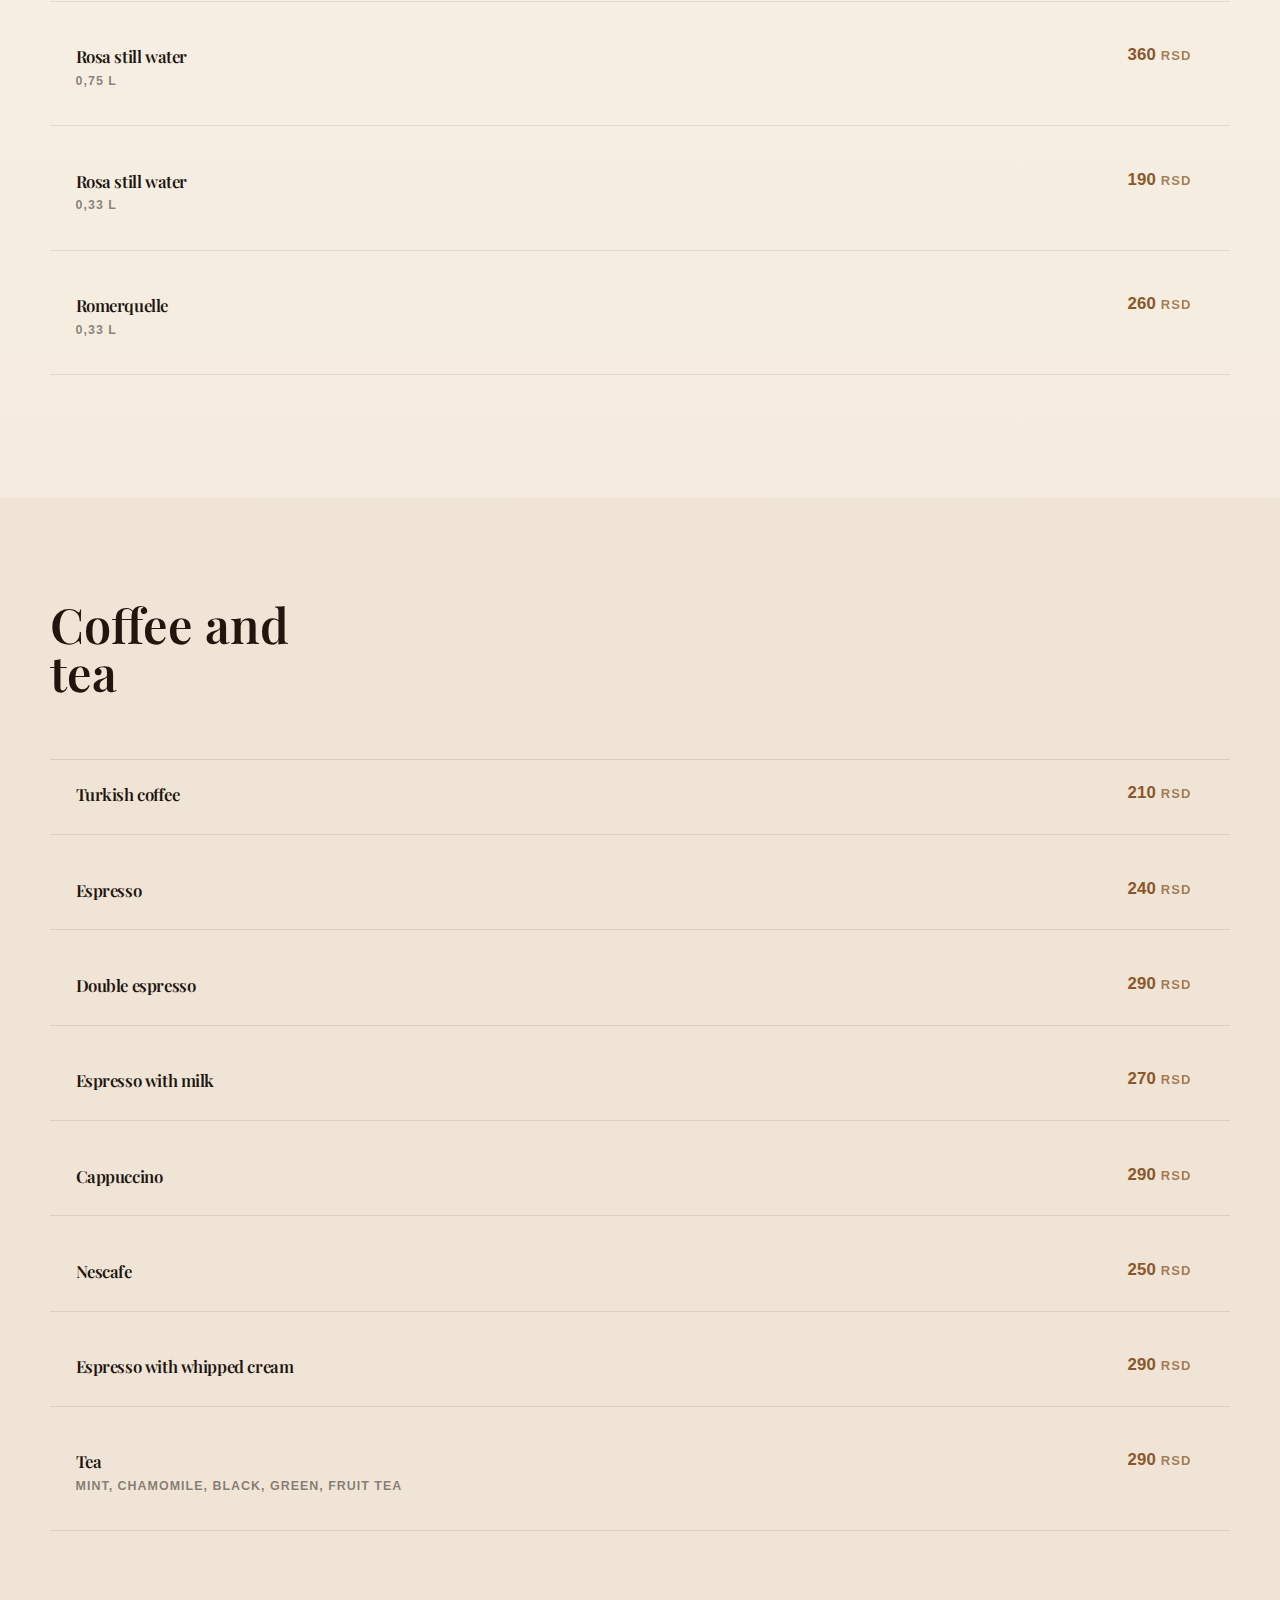
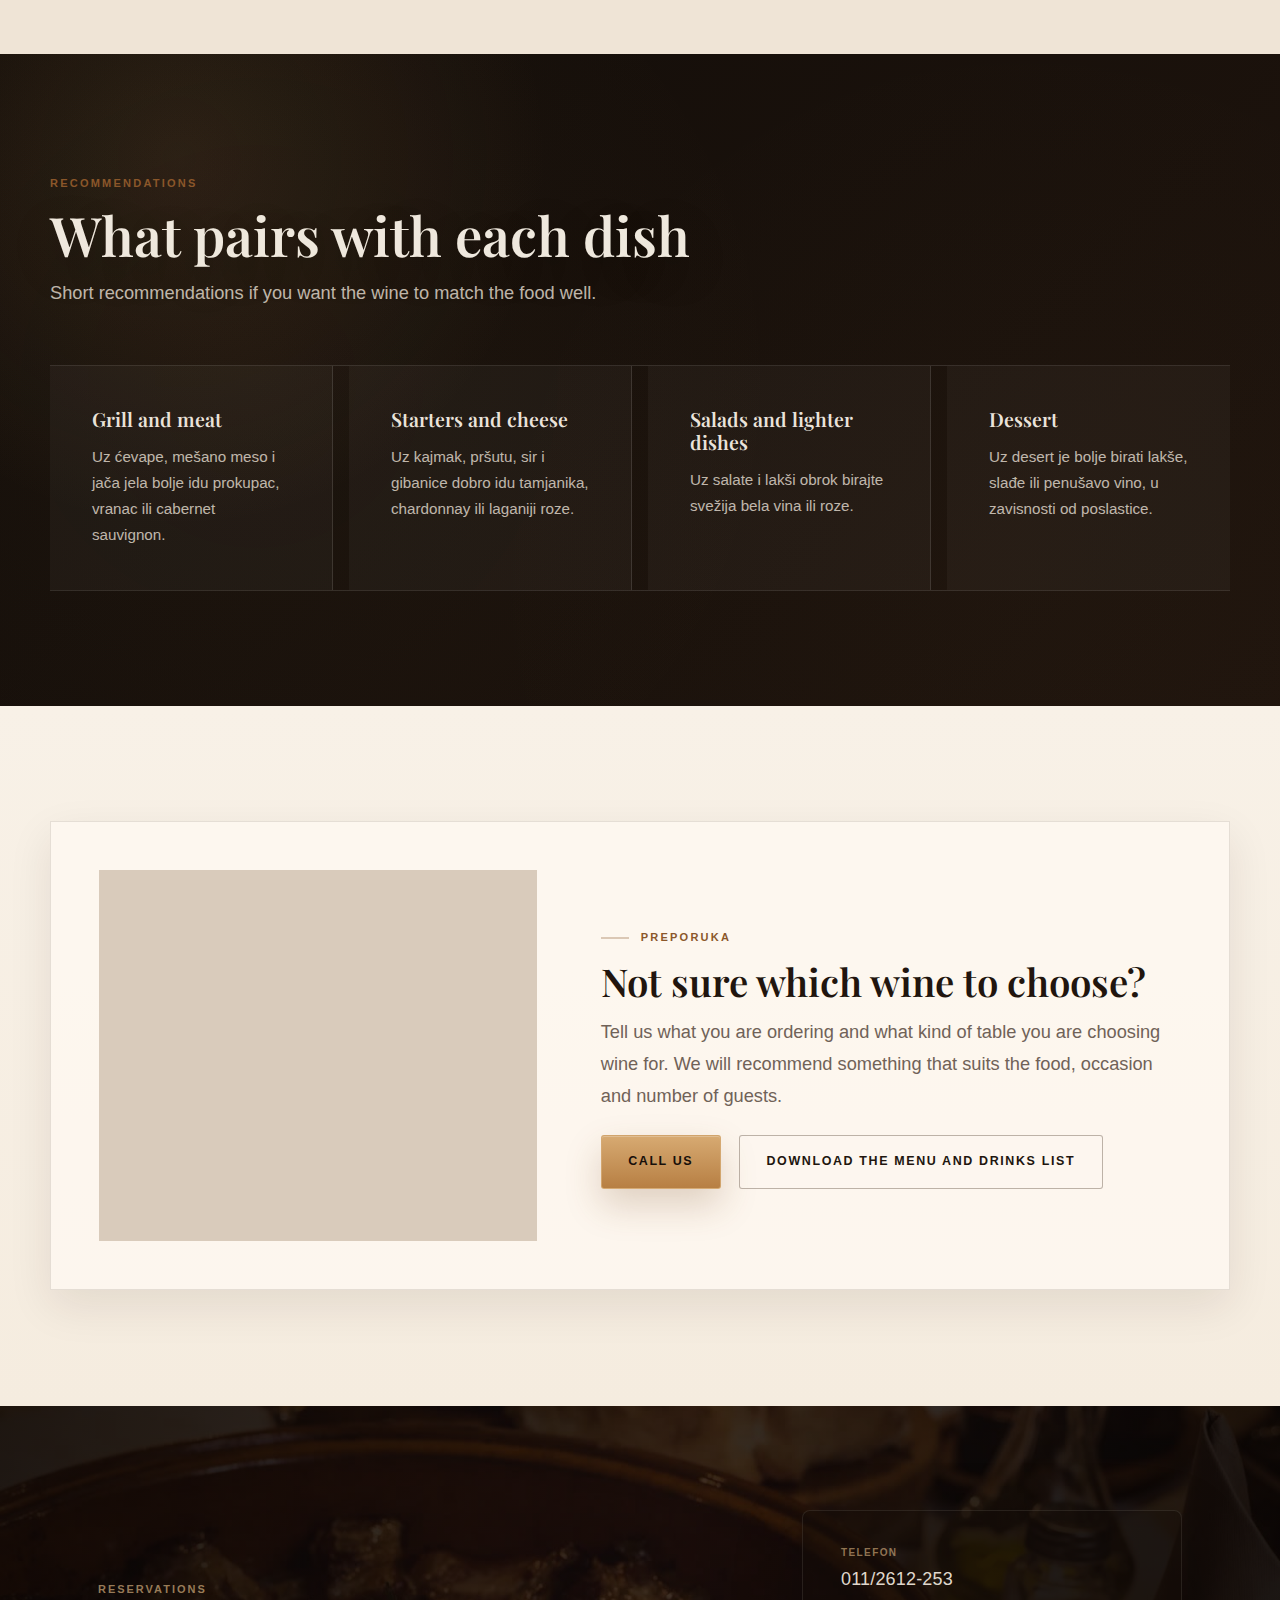
<file: en/vinska-karta.html>
﻿<!DOCTYPE html>
<html lang="en">
<head>
    <meta charset="UTF-8">
    <meta name="viewport" content="width=device-width, initial-scale=1.0">
    <meta name="description" content="Gigo Restaurant wine and drinks list - wines, rakija, beer, soft drinks, water and coffee.">
    <title>Wine and Drinks List - Gigo Restaurant</title>
    <link rel="stylesheet" href="../css/style.css">
    <link rel="stylesheet" href="../css/pages.css">
    <link rel="stylesheet" href="../css/landing.css">
    <link rel="stylesheet" href="../css/menu-rows.css">
    <link rel="preconnect" href="https://fonts.googleapis.com">
    <link rel="preconnect" href="https://fonts.gstatic.com" crossorigin>
    <link href="https://fonts.googleapis.com/css2?family=Playfair+Display:ital,wght@0,400;0,600;0,700;1,400;1,600&family=Lato:wght@300;400;700&family=DM+Sans:wght@300;400;500;600;700&display=swap" rel="stylesheet">
    <link rel="stylesheet" href="https://cdnjs.cloudflare.com/ajax/libs/font-awesome/6.4.0/css/all.min.css">
</head>
<body class="page-wine page-home-modern">
    <!-- Navigation -->
    <nav class="navbar" id="navbar">
        <div class="container">
            <div class="nav-wrapper">
                <a href="index.html" class="logo" aria-label="Gigo Restaurant">
                    <img src="../images/logo-beli.png" alt="" class="logo-img" data-logo-default="../images/logo-beli.png" data-logo-inverse="../images/logo-beli.png">
                </a>
                
                <button class="mobile-toggle" id="mobileToggle" aria-label="Toggle menu">
                    <span></span>
                    <span></span>
                    <span></span>
                </button>

                <ul class="nav-menu" id="navMenu">
                    <li><a href="index.html" class="nav-link">Home</a></li>
                    <li><a href="o-nama.html" class="nav-link">About</a></li>
                    <li><a href="jelovnik.html" class="nav-link">Menu</a></li>
                    <li><a href="vinska-karta.html" class="nav-link active" aria-current="page">Wine List</a></li>
                    <li><a href="kontakt.html" class="nav-link">Contact</a></li>
                    <li class="nav-lang">
                        <div class="lang-switch" aria-label="Language switch">
                            <a href="../vinska-karta.html">SR</a>
                            <a href="vinska-karta.html" class="active" aria-current="page">EN</a>
                            <a href="../ru/vinska-karta.html">RU</a>
                        </div>
                    </li>
                    <li><a href="tel:+381112612253" class="btn-reserve">Reserve</a></li>
                </ul>
            </div>
        </div>
    </nav>

    <!-- Page Header -->
    <section class="page-header wine-header">
        <div class="page-header-overlay"></div>
        <div class="container">
            <div class="page-header-content">
                <h1>Wine and drinks list</h1>
                <p>Wines for lunch and dinner, rakija, beer, soft drinks, water and coffee.</p>
            </div>
        </div>
    </section>

    <!-- Wine Filter -->
    <section class="wine-filter section-padding-small bg-light">
        <div class="container">
            <div class="filter-buttons" role="tablist" aria-label="Wine and drinks sections">
                <button type="button" class="filter-btn active" data-filter="all" data-target="all" role="tab" aria-selected="true" id="wine-tab-all">All</button>
                <button type="button" class="filter-btn" data-filter="bela" data-target="bela" role="tab" aria-controls="bela" aria-selected="false" tabindex="-1" id="wine-tab-bela">White wines</button>
                <button type="button" class="filter-btn" data-filter="crna" data-target="crna" role="tab" aria-controls="crna" aria-selected="false" tabindex="-1" id="wine-tab-crna">Red wines</button>
                <button type="button" class="filter-btn" data-filter="roze" data-target="roze" role="tab" aria-controls="roze" aria-selected="false" tabindex="-1" id="wine-tab-roze">Rose wines</button>
                <button type="button" class="filter-btn" data-filter="penusava" data-target="penusava" role="tab" aria-controls="penusava" aria-selected="false" tabindex="-1" id="wine-tab-penusava">Sparkling wines</button>
                <button type="button" class="filter-btn" data-filter="alkoholna" data-target="alkoholna" role="tab" aria-controls="alkoholna" aria-selected="false" tabindex="-1" id="wine-tab-alkoholna">Spirits</button>
                <button type="button" class="filter-btn" data-filter="piva" data-target="piva" role="tab" aria-controls="piva" aria-selected="false" tabindex="-1" id="wine-tab-piva">Beers</button>
                <button type="button" class="filter-btn" data-filter="bezalkoholna" data-target="bezalkoholna" role="tab" aria-controls="bezalkoholna" aria-selected="false" tabindex="-1" id="wine-tab-bezalkoholna">Soft drinks</button>
                <button type="button" class="filter-btn" data-filter="voda" data-target="voda" role="tab" aria-controls="voda" aria-selected="false" tabindex="-1" id="wine-tab-voda">Water</button>
                <button type="button" class="filter-btn" data-filter="kafa" data-target="kafa" role="tab" aria-controls="kafa" aria-selected="false" tabindex="-1" id="wine-tab-kafa">Coffee</button>
            </div>
        </div>
    </section>

    <!-- Bela vina -->
    <section class="wine-section section-padding" id="bela">
        <div class="container">
            <div class="wine-category-header">
                <h2 class="section-title">White wines</h2>
                <p>Fresh wines for starters, fish, cheese and lighter dishes.</p>
            </div>
            <div class="wine-list" data-category="bela">
                <div class="wine-item">
                    <div class="wine-item-header">
                        <div class="wine-info">
                            <h3>Tamjanika <span>Aleksandrović</span></h3>
                            <p class="wine-details">Zupa, Serbia · 2022</p>
                            <p class="wine-description">Aromatic white wine for starters, cheese and a lighter start to the meal.</p>
                            <span class="wine-badge">good with starters</span>
                        </div>
                        <div class="wine-prices">
                            <span class="wine-price-label">Glass</span>
                            <span class="wine-price">550 RSD</span>
                            <span class="wine-price-label">Bottle</span>
                            <span class="wine-price">2.800 RSD</span>
                        </div>
                    </div>
                </div>
                <div class="wine-item">
                    <div class="wine-item-header">
                        <div class="wine-info">
                            <h3>Chardonnay <span>Vinarija Kovačević</span></h3>
                            <p class="wine-details">Fruska Gora, Serbia · 2021</p>
                            <p class="wine-description">Fuller white wine that pairs well with chicken, cheeses and creamier dishes.</p>
                        </div>
                        <div class="wine-prices">
                            <span class="wine-price-label">Glass</span>
                            <span class="wine-price">480 RSD</span>
                            <span class="wine-price-label">Bottle</span>
                            <span class="wine-price">2.400 RSD</span>
                        </div>
                    </div>
                </div>
                <div class="wine-item featured">
                    <div class="wine-item-header">
                        <div class="wine-info">
                            <h3>Sauvignon Blanc <span>Despotika</span></h3>
                            <p class="wine-details">Negotin, Serbia · 2022</p>
                            <p class="wine-description">Fresh wine for salads, starters and a lighter meal.</p>
                            <span class="wine-badge">with salads</span>
                        </div>
                        <div class="wine-prices">
                            <span class="wine-price-label">Glass</span>
                            <span class="wine-price">600 RSD</span>
                            <span class="wine-price-label">Bottle</span>
                            <span class="wine-price">3.200 RSD</span>
                        </div>
                    </div>
                </div>
                <div class="wine-item">
                    <div class="wine-item-header">
                        <div class="wine-info">
                            <h3>Riesling <span>Vinski podrum Radovanović</span></h3>
                            <p class="wine-details">Nišava, Srbija · 2021</p>
                            <p class="wine-description">White wine with pronounced freshness, good with fish and lighter dishes.</p>
                        </div>
                        <div class="wine-prices">
                            <span class="wine-price-label">Glass</span>
                            <span class="wine-price">520 RSD</span>
                            <span class="wine-price-label">Bottle</span>
                            <span class="wine-price">2.600 RSD</span>
                        </div>
                    </div>
                </div>
            </div>
        </div>
    </section>

    <!-- Crna vina -->
    <section class="wine-section section-padding bg-light" id="crna">
        <div class="container">
            <div class="wine-category-header">
                <h2 class="section-title">Red wines</h2>
                <p>Fuller wines for grill dishes, meat and longer meals.</p>
            </div>
            <div class="wine-list" data-category="crna">
                <div class="wine-item featured">
                    <div class="wine-item-header">
                        <div class="wine-info">
                            <h3>Prokupac <span>Toplički vinogradi</span></h3>
                            <p class="wine-details">Toplica, Serbia · 2020</p>
                            <p class="wine-description">Local variety that pairs well with grill, cured meat and stronger dishes.</p>
                            <span class="wine-badge">recommended with grill</span>
                        </div>
                        <div class="wine-prices">
                            <span class="wine-price-label">Glass</span>
                            <span class="wine-price">580 RSD</span>
                            <span class="wine-price-label">Bottle</span>
                            <span class="wine-price">3.000 RSD</span>
                        </div>
                    </div>
                </div>
                <div class="wine-item">
                    <div class="wine-item-header">
                        <div class="wine-info">
                            <h3>Cabernet Sauvignon <span>Aleksandrović</span></h3>
                            <p class="wine-details">Zupa, Serbia · 2019</p>
                            <p class="wine-description">Red wine for meat, grill and a fuller meal.</p>
                        </div>
                        <div class="wine-prices">
                            <span class="wine-price-label">Glass</span>
                            <span class="wine-price">620 RSD</span>
                            <span class="wine-price-label">Bottle</span>
                            <span class="wine-price">3.400 RSD</span>
                        </div>
                    </div>
                </div>
                <div class="wine-item">
                    <div class="wine-item-header">
                        <div class="wine-info">
                            <h3>Merlot <span>Vinarija Šumadija</span></h3>
                            <p class="wine-details">Sumadija, Serbia · 2020</p>
                            <p class="wine-description">Softer red wine for cooked dishes, meat and a relaxed dinner.</p>
                        </div>
                        <div class="wine-prices">
                            <span class="wine-price-label">Glass</span>
                            <span class="wine-price">560 RSD</span>
                            <span class="wine-price-label">Bottle</span>
                            <span class="wine-price">2.900 RSD</span>
                        </div>
                    </div>
                </div>
                <div class="wine-item">
                    <div class="wine-item-header">
                        <div class="wine-info">
                            <h3>Vranac <span>13. Jul Plantaže</span></h3>
                            <p class="wine-details">Montenegro · 2019</p>
                            <p class="wine-description">Stronger red wine for grill and bolder flavors.</p>
                        </div>
                        <div class="wine-prices">
                            <span class="wine-price-label">Glass</span>
                            <span class="wine-price">590 RSD</span>
                            <span class="wine-price-label">Bottle</span>
                            <span class="wine-price">3.100 RSD</span>
                        </div>
                    </div>
                </div>
                <div class="wine-item">
                    <div class="wine-item-header">
                        <div class="wine-info">
                            <h3>Pinot Noir <span>Vinski podrum Zvonko Bogdan</span></h3>
                            <p class="wine-details">Subotica, Serbia · 2021</p>
                            <p class="wine-description">More elegant red wine for chicken, lighter meats and a longer dinner.</p>
                        </div>
                        <div class="wine-prices">
                            <span class="wine-price-label">Glass</span>
                            <span class="wine-price">680 RSD</span>
                            <span class="wine-price-label">Bottle</span>
                            <span class="wine-price">3.800 RSD</span>
                        </div>
                    </div>
                </div>
            </div>
        </div>
    </section>

    <!-- Roze vina -->
    <section class="wine-section section-padding" id="roze">
        <div class="container">
            <div class="wine-category-header">
                <h2 class="section-title">Rose wines</h2>
                <p>Lighter wines for salads, starters and warmer days.</p>
            </div>
            <div class="wine-list" data-category="roze">
                <div class="wine-item">
                    <div class="wine-item-header">
                        <div class="wine-info">
                            <h3>Rosé <span>Aleksandrović</span></h3>
                            <p class="wine-details">Zupa, Serbia · 2022</p>
                            <p class="wine-description">Light rose wine for salads, starters and a relaxed meal.</p>
                        </div>
                        <div class="wine-prices">
                            <span class="wine-price-label">Glass</span>
                            <span class="wine-price">490 RSD</span>
                            <span class="wine-price-label">Bottle</span>
                            <span class="wine-price">2.500 RSD</span>
                        </div>
                    </div>
                </div>
                <div class="wine-item">
                    <div class="wine-item-header">
                        <div class="wine-info">
                            <h3>Pink Tamjanika <span>Vinski podrum Janko</span></h3>
                            <p class="wine-details">Zupa, Serbia · 2022</p>
                            <p class="wine-description">More aromatic rose wine for lighter dishes and an easy dinner.</p>
                        </div>
                        <div class="wine-prices">
                            <span class="wine-price-label">Glass</span>
                            <span class="wine-price">520 RSD</span>
                            <span class="wine-price-label">Bottle</span>
                            <span class="wine-price">2.700 RSD</span>
                        </div>
                    </div>
                </div>
            </div>
        </div>
    </section>

    <!-- Penušava vina -->
    <section class="wine-section section-padding bg-light" id="penusava">
        <div class="container">
            <div class="wine-category-header">
                <h2 class="section-title">Sparkling wines</h2>
                <p>For celebrations, toasts and special occasions.</p>
            </div>
            <div class="wine-list" data-category="penusava">
                <div class="wine-item featured">
                    <div class="wine-item-header">
                        <div class="wine-info">
                            <h3>Tri Morave Brut <span>Aleksić</span></h3>
                            <p class="wine-details">Negotin, Serbia</p>
                            <p class="wine-description">Sparkling wine for a toast, celebration or the start of dinner.</p>
                            <span class="wine-badge">for celebrations</span>
                        </div>
                        <div class="wine-prices">
                            <span class="wine-price-label">Glass</span>
                            <span class="wine-price">780 RSD</span>
                            <span class="wine-price-label">Bottle</span>
                            <span class="wine-price">4.200 RSD</span>
                        </div>
                    </div>
                </div>
                <div class="wine-item">
                    <div class="wine-item-header">
                        <div class="wine-info">
                            <h3>Rubin Brut <span>Rubin</span></h3>
                            <p class="wine-details">Kruševac, Srbija</p>
                            <p class="wine-description">Local sparkling wine for celebrations and a lighter start to the meal.</p>
                        </div>
                        <div class="wine-prices">
                            <span class="wine-price-label">Glass</span>
                            <span class="wine-price">450 RSD</span>
                            <span class="wine-price-label">Bottle</span>
                            <span class="wine-price">2.400 RSD</span>
                        </div>
                    </div>
                </div>
                <div class="wine-item">
                    <div class="wine-item-header">
                        <div class="wine-info">
                            <h3>Moët & Chandon Impérial</h3>
                            <p class="wine-details">Champagne, France</p>
                            <p class="wine-description">Champagne for special occasions and a more festive table.</p>
                        </div>
                        <div class="wine-prices">
                            <span class="wine-price-label">Bottle</span>
                            <span class="wine-price">12.500 RSD</span>
                        </div>
                    </div>
                </div>
            </div>
        </div>
    </section>

    <!-- Alkoholna pića -->
    <section class="wine-section section-padding" id="alkoholna">
        <div class="container">
            <div class="wine-category-header">
                <h2 class="section-title">Spirits</h2>
                <p>Rakija, liqueurs, whisky and other spirits. Serving size 0.05 l.</p>
            </div>
            <div class="wine-list" data-category="alkoholna">
                <div class="wine-item"><div class="wine-item-header"><div class="wine-info"><h3>Lozovača</h3><p class="wine-details">0,05 l</p></div><div class="wine-prices"><span class="wine-price">280 RSD</span></div></div></div>
                <div class="wine-item"><div class="wine-item-header"><div class="wine-info"><h3>Šljivovica</h3><p class="wine-details">0,05 l</p></div><div class="wine-prices"><span class="wine-price">295 RSD</span></div></div></div>
                <div class="wine-item"><div class="wine-item-header"><div class="wine-info"><h3>Dunjevača</h3><p class="wine-details">0,05 l</p></div><div class="wine-prices"><span class="wine-price">295 RSD</span></div></div></div>
                <div class="wine-item"><div class="wine-item-header"><div class="wine-info"><h3>Viljamovka</h3><p class="wine-details">0,05 l</p></div><div class="wine-prices"><span class="wine-price">295 RSD</span></div></div></div>
                <div class="wine-item"><div class="wine-item-header"><div class="wine-info"><h3>Kajsijevača</h3><p class="wine-details">0,05 l</p></div><div class="wine-prices"><span class="wine-price">295 RSD</span></div></div></div>
                <div class="wine-item"><div class="wine-item-header"><div class="wine-info"><h3>Gorki List</h3><p class="wine-details">0,05 l</p></div><div class="wine-prices"><span class="wine-price">300 RSD</span></div></div></div>
                <div class="wine-item"><div class="wine-item-header"><div class="wine-info"><h3>Jägermeister</h3><p class="wine-details">0,05 l</p></div><div class="wine-prices"><span class="wine-price">390 RSD</span></div></div></div>
                <div class="wine-item"><div class="wine-item-header"><div class="wine-info"><h3>Vodka Finlandia</h3><p class="wine-details">0,05 l</p></div><div class="wine-prices"><span class="wine-price">390 RSD</span></div></div></div>
                <div class="wine-item"><div class="wine-item-header"><div class="wine-info"><h3>Vinjak "Palić"</h3><p class="wine-details">0,05 l</p></div><div class="wine-prices"><span class="wine-price">280 RSD</span></div></div></div>
                <div class="wine-item"><div class="wine-item-header"><div class="wine-info"><h3>Konjak "Courvoisier"</h3><p class="wine-details">0,05 l</p></div><div class="wine-prices"><span class="wine-price">490 RSD</span></div></div></div>
                <div class="wine-item"><div class="wine-item-header"><div class="wine-info"><h3>Johnny Walker</h3><p class="wine-details">0,05 l</p></div><div class="wine-prices"><span class="wine-price">380 RSD</span></div></div></div>
                <div class="wine-item"><div class="wine-item-header"><div class="wine-info"><h3>Jameson</h3><p class="wine-details">0,05 l</p></div><div class="wine-prices"><span class="wine-price">380 RSD</span></div></div></div>
                <div class="wine-item"><div class="wine-item-header"><div class="wine-info"><h3>Ballantine's</h3><p class="wine-details">0,05 l</p></div><div class="wine-prices"><span class="wine-price">380 RSD</span></div></div></div>
                <div class="wine-item"><div class="wine-item-header"><div class="wine-info"><h3>Jack Daniel's</h3><p class="wine-details">0,05 l</p></div><div class="wine-prices"><span class="wine-price">450 RSD</span></div></div></div>
                <div class="wine-item"><div class="wine-item-header"><div class="wine-info"><h3>Chivas Regal</h3><p class="wine-details">0,05 l</p></div><div class="wine-prices"><span class="wine-price">450 RSD</span></div></div></div>
                <div class="wine-item"><div class="wine-item-header"><div class="wine-info"><h3>Campari</h3><p class="wine-details">0,05 l</p></div><div class="wine-prices"><span class="wine-price">350 RSD</span></div></div></div>
                <div class="wine-item"><div class="wine-item-header"><div class="wine-info"><h3>Vermouth</h3><p class="wine-details">0,05 l</p></div><div class="wine-prices"><span class="wine-price">250 RSD</span></div></div></div>
                <div class="wine-item"><div class="wine-item-header"><div class="wine-info"><h3>Baileys</h3><p class="wine-details">0,05 l</p></div><div class="wine-prices"><span class="wine-price">380 RSD</span></div></div></div>
                <div class="wine-item"><div class="wine-item-header"><div class="wine-info"><h3>Gin Bickens</h3><p class="wine-details">0,05 l</p></div><div class="wine-prices"><span class="wine-price">380 RSD</span></div></div></div>
                <div class="wine-item"><div class="wine-item-header"><div class="wine-info"><h3>Gin Bombay Saphire</h3><p class="wine-details">0,05 l</p></div><div class="wine-prices"><span class="wine-price">420 RSD</span></div></div></div>
                <div class="wine-item"><div class="wine-item-header"><div class="wine-info"><h3>Martini</h3><p class="wine-details">0,05 l</p></div><div class="wine-prices"><span class="wine-price">360 RSD</span></div></div></div>
                <div class="wine-item"><div class="wine-item-header"><div class="wine-info"><h3>Kuvano vino</h3><p class="wine-details">0,2 l</p></div><div class="wine-prices"><span class="wine-price">320 RSD</span></div></div></div>
                <div class="wine-item"><div class="wine-item-header"><div class="wine-info"><h3>"Akov" šljiva</h3><p class="wine-details">0,05 l</p></div><div class="wine-prices"><span class="wine-price">450 RSD</span></div></div></div>
                <div class="wine-item"><div class="wine-item-header"><div class="wine-info"><h3>"Akov" loza</h3><p class="wine-details">0,05 l</p></div><div class="wine-prices"><span class="wine-price">450 RSD</span></div></div></div>
                <div class="wine-item"><div class="wine-item-header"><div class="wine-info"><h3>"Akov" kajsija</h3><p class="wine-details">0,05 l</p></div><div class="wine-prices"><span class="wine-price">450 RSD</span></div></div></div>
                <div class="wine-item"><div class="wine-item-header"><div class="wine-info"><h3>"Akov" dunja</h3><p class="wine-details">0,05 l</p></div><div class="wine-prices"><span class="wine-price">450 RSD</span></div></div></div>
                <div class="wine-item"><div class="wine-item-header"><div class="wine-info"><h3>Zarić "Medena"</h3><p class="wine-details">0,05 l</p></div><div class="wine-prices"><span class="wine-price">390 RSD</span></div></div></div>
                <div class="wine-item"><div class="wine-item-header"><div class="wine-info"><h3>"Bojkovčanka" šljiva</h3><p class="wine-details">0,05 l</p></div><div class="wine-prices"><span class="wine-price">430 RSD</span></div></div></div>
                <div class="wine-item"><div class="wine-item-header"><div class="wine-info"><h3>"Bojkovčanka" kruška</h3><p class="wine-details">0,05 l</p></div><div class="wine-prices"><span class="wine-price">450 RSD</span></div></div></div>
                <div class="wine-item"><div class="wine-item-header"><div class="wine-info"><h3>"Bojkovčanka" dunja</h3><p class="wine-details">0,05 l</p></div><div class="wine-prices"><span class="wine-price">450 RSD</span></div></div></div>
                <div class="wine-item"><div class="wine-item-header"><div class="wine-info"><h3>"Bojkovčanka" kajsija</h3><p class="wine-details">0,05 l</p></div><div class="wine-prices"><span class="wine-price">450 RSD</span></div></div></div>
                <div class="wine-item"><div class="wine-item-header"><div class="wine-info"><h3>"Djedova" šljiva</h3><p class="wine-details">0,05 l</p></div><div class="wine-prices"><span class="wine-price">450 RSD</span></div></div></div>
            </div>
        </div>
    </section>

    <!-- Piva -->
    <section class="wine-section section-padding bg-light" id="piva">
        <div class="container">
            <div class="wine-category-header"><h2 class="section-title">Beers</h2></div>
            <div class="wine-list" data-category="piva">
                <div class="wine-item"><div class="wine-item-header"><div class="wine-info"><h3>Draft Lav Premium</h3><p class="wine-details">0,3 l</p></div><div class="wine-prices"><span class="wine-price">290 RSD</span></div></div></div>
                <div class="wine-item"><div class="wine-item-header"><div class="wine-info"><h3>Draft Lav Premium</h3><p class="wine-details">0,5 l</p></div><div class="wine-prices"><span class="wine-price">360 RSD</span></div></div></div>
                <div class="wine-item"><div class="wine-item-header"><div class="wine-info"><h3>Tuborg</h3><p class="wine-details">0,33 l</p></div><div class="wine-prices"><span class="wine-price">350 RSD</span></div></div></div>
                <div class="wine-item"><div class="wine-item-header"><div class="wine-info"><h3>Tuborg Ice</h3><p class="wine-details">0,33 l</p></div><div class="wine-prices"><span class="wine-price">330 RSD</span></div></div></div>
                <div class="wine-item"><div class="wine-item-header"><div class="wine-info"><h3>Budweiser</h3><p class="wine-details">0,33 l</p></div><div class="wine-prices"><span class="wine-price">320 RSD</span></div></div></div>
                <div class="wine-item"><div class="wine-item-header"><div class="wine-info"><h3>Dark Budweiser</h3><p class="wine-details">0,33 l</p></div><div class="wine-prices"><span class="wine-price">320 RSD</span></div></div></div>
                <div class="wine-item"><div class="wine-item-header"><div class="wine-info"><h3>Erdinger wheat beer</h3><p class="wine-details">0,33 l</p></div><div class="wine-prices"><span class="wine-price">450 RSD</span></div></div></div>
                <div class="wine-item"><div class="wine-item-header"><div class="wine-info"><h3>Kronenbourg Blanc</h3><p class="wine-details">0,33 l</p></div><div class="wine-prices"><span class="wine-price">330 RSD</span></div></div></div>
                <div class="wine-item"><div class="wine-item-header"><div class="wine-info"><h3>Carlsberg</h3><p class="wine-details">0,25 l</p></div><div class="wine-prices"><span class="wine-price">350 RSD</span></div></div></div>
                <div class="wine-item"><div class="wine-item-header"><div class="wine-info"><h3>Somersby</h3><p class="wine-details">Apple, pear, passion fruit · 0,33 l</p></div><div class="wine-prices"><span class="wine-price">290 RSD</span></div></div></div>
            </div>
        </div>
    </section>

    <!-- Bezalkoholna pića -->
    <section class="wine-section section-padding" id="bezalkoholna">
        <div class="container">
            <div class="wine-category-header"><h2 class="section-title">Soft drinks</h2></div>
            <div class="wine-list" data-category="bezalkoholna">
                <div class="wine-item"><div class="wine-item-header"><div class="wine-info"><h3>Coca Cola</h3></div><div class="wine-prices"><span class="wine-price">310 RSD</span></div></div></div>
                <div class="wine-item"><div class="wine-item-header"><div class="wine-info"><h3>Coca Cola Zero</h3></div><div class="wine-prices"><span class="wine-price">310 RSD</span></div></div></div>
                <div class="wine-item"><div class="wine-item-header"><div class="wine-info"><h3>Fanta</h3></div><div class="wine-prices"><span class="wine-price">310 RSD</span></div></div></div>
                <div class="wine-item"><div class="wine-item-header"><div class="wine-info"><h3>Sprite</h3></div><div class="wine-prices"><span class="wine-price">310 RSD</span></div></div></div>
                <div class="wine-item"><div class="wine-item-header"><div class="wine-info"><h3>Bitter Lemon</h3></div><div class="wine-prices"><span class="wine-price">310 RSD</span></div></div></div>
                <div class="wine-item"><div class="wine-item-header"><div class="wine-info"><h3>Tonic</h3></div><div class="wine-prices"><span class="wine-price">310 RSD</span></div></div></div>
                <div class="wine-item"><div class="wine-item-header"><div class="wine-info"><h3>Pink Tonic</h3></div><div class="wine-prices"><span class="wine-price">310 RSD</span></div></div></div>
                <div class="wine-item"><div class="wine-item-header"><div class="wine-info"><h3>Tangerina</h3></div><div class="wine-prices"><span class="wine-price">310 RSD</span></div></div></div>
                <div class="wine-item"><div class="wine-item-header"><div class="wine-info"><h3>Narandža</h3></div><div class="wine-prices"><span class="wine-price">310 RSD</span></div></div></div>
                <div class="wine-item"><div class="wine-item-header"><div class="wine-info"><h3>Jagoda</h3></div><div class="wine-prices"><span class="wine-price">310 RSD</span></div></div></div>
                <div class="wine-item"><div class="wine-item-header"><div class="wine-info"><h3>Šumsko voće</h3></div><div class="wine-prices"><span class="wine-price">310 RSD</span></div></div></div>
                <div class="wine-item"><div class="wine-item-header"><div class="wine-info"><h3>Jabuka</h3></div><div class="wine-prices"><span class="wine-price">310 RSD</span></div></div></div>
                <div class="wine-item"><div class="wine-item-header"><div class="wine-info"><h3>Breskva</h3></div><div class="wine-prices"><span class="wine-price">310 RSD</span></div></div></div>
                <div class="wine-item"><div class="wine-item-header"><div class="wine-info"><h3>Limunada</h3></div><div class="wine-prices"><span class="wine-price">310 RSD</span></div></div></div>
                <div class="wine-item"><div class="wine-item-header"><div class="wine-info"><h3>Ceđena pomorandža</h3></div><div class="wine-prices"><span class="wine-price">450 RSD</span></div></div></div>
                <div class="wine-item"><div class="wine-item-header"><div class="wine-info"><h3>Ceđeni grejp</h3></div><div class="wine-prices"><span class="wine-price">450 RSD</span></div></div></div>
                <div class="wine-item"><div class="wine-item-header"><div class="wine-info"><h3>Ceđeni miks</h3></div><div class="wine-prices"><span class="wine-price">490 RSD</span></div></div></div>
                <div class="wine-item"><div class="wine-item-header"><div class="wine-info"><h3>Fuze Tea</h3></div><div class="wine-prices"><span class="wine-price">350 RSD</span></div></div></div>
            </div>
        </div>
    </section>

    <!-- Voda -->
    <section class="wine-section section-padding bg-light" id="voda">
        <div class="container">
            <div class="wine-category-header"><h2 class="section-title">Water</h2></div>
            <div class="wine-list" data-category="voda">
                <div class="wine-item"><div class="wine-item-header"><div class="wine-info"><h3>Rosa sparkling water</h3><p class="wine-details">0,75 l</p></div><div class="wine-prices"><span class="wine-price">360 RSD</span></div></div></div>
                <div class="wine-item"><div class="wine-item-header"><div class="wine-info"><h3>Rosa sparkling water</h3><p class="wine-details">0,33 l</p></div><div class="wine-prices"><span class="wine-price">190 RSD</span></div></div></div>
                <div class="wine-item"><div class="wine-item-header"><div class="wine-info"><h3>Rosa still water</h3><p class="wine-details">0,75 l</p></div><div class="wine-prices"><span class="wine-price">360 RSD</span></div></div></div>
                <div class="wine-item"><div class="wine-item-header"><div class="wine-info"><h3>Rosa still water</h3><p class="wine-details">0,33 l</p></div><div class="wine-prices"><span class="wine-price">190 RSD</span></div></div></div>
                <div class="wine-item"><div class="wine-item-header"><div class="wine-info"><h3>Romerquelle</h3><p class="wine-details">0,33 l</p></div><div class="wine-prices"><span class="wine-price">260 RSD</span></div></div></div>
            </div>
        </div>
    </section>

    <!-- Kafa -->
    <section class="wine-section section-padding" id="kafa">
        <div class="container">
            <div class="wine-category-header"><h2 class="section-title">Coffee and tea</h2></div>
            <div class="wine-list" data-category="kafa">
                <div class="wine-item"><div class="wine-item-header"><div class="wine-info"><h3>Turkish coffee</h3></div><div class="wine-prices"><span class="wine-price">210 RSD</span></div></div></div>
                <div class="wine-item"><div class="wine-item-header"><div class="wine-info"><h3>Espresso</h3></div><div class="wine-prices"><span class="wine-price">240 RSD</span></div></div></div>
                <div class="wine-item"><div class="wine-item-header"><div class="wine-info"><h3>Double espresso</h3></div><div class="wine-prices"><span class="wine-price">290 RSD</span></div></div></div>
                <div class="wine-item"><div class="wine-item-header"><div class="wine-info"><h3>Espresso with milk</h3></div><div class="wine-prices"><span class="wine-price">270 RSD</span></div></div></div>
                <div class="wine-item"><div class="wine-item-header"><div class="wine-info"><h3>Cappuccino</h3></div><div class="wine-prices"><span class="wine-price">290 RSD</span></div></div></div>
                <div class="wine-item"><div class="wine-item-header"><div class="wine-info"><h3>Nescafe</h3></div><div class="wine-prices"><span class="wine-price">250 RSD</span></div></div></div>
                <div class="wine-item"><div class="wine-item-header"><div class="wine-info"><h3>Espresso with whipped cream</h3></div><div class="wine-prices"><span class="wine-price">290 RSD</span></div></div></div>
                <div class="wine-item"><div class="wine-item-header"><div class="wine-info"><h3>Tea</h3><p class="wine-details">Mint, chamomile, black, green, fruit tea</p></div><div class="wine-prices"><span class="wine-price">290 RSD</span></div></div></div>
            </div>
        </div>
    </section>

    <!-- Wine Pairing Section -->
    <section class="wine-pairing section-padding bg-dark">
        <div class="container">
            <div class="section-header center">
                <p class="section-subtitle light">Recommendations</p>
                <h2 class="section-title light">What pairs with each dish</h2>
                <p class="section-description light">Short recommendations if you want the wine to match the food well.</p>
            </div>
            <div class="pairing-grid">
                <div class="pairing-card" tabindex="0">
                    <h3>Grill and meat</h3>
                    <p class="light">Uz ćevape, mešano meso i jača jela bolje idu prokupac, vranac ili cabernet sauvignon.</p>
                </div>
                <div class="pairing-card" tabindex="0">
                    <h3>Starters and cheese</h3>
                    <p class="light">Uz kajmak, pršutu, sir i gibanice dobro idu tamjanika, chardonnay ili laganiji roze.</p>
                </div>
                <div class="pairing-card" tabindex="0">
                    <h3>Salads and lighter dishes</h3>
                    <p class="light">Uz salate i lakši obrok birajte svežija bela vina ili roze.</p>
                </div>
                <div class="pairing-card" tabindex="0">
                    <h3>Dessert</h3>
                    <p class="light">Uz desert je bolje birati lakše, slađe ili penušavo vino, u zavisnosti od poslastice.</p>
                </div>
            </div>
        </div>
    </section>

    <!-- Wine Help Section -->
    <section class="wine-help section-padding">
        <div class="container wine-help-panel">
            <div class="wine-help-image">
                <img src="../images/vinska-karta.jpg" alt="Wine at Gigo Restaurant" loading="lazy">
            </div>
            <div class="wine-help-content">
                <p class="section-subtitle">Preporuka</p>
                <h2 class="section-title">Not sure which wine to choose?</h2>
                <p>Tell us what you are ordering and what kind of table you are choosing wine for. We will recommend something that suits the food, occasion and number of guests.</p>
                <div class="wine-help-actions">
                    <a href="tel:+381112612253" class="btn btn-primary">Call us</a>
                    <a href="../jelovnik/jelovnik_jul_2025_compressed.pdf" class="btn btn-outline" download>Download the menu and drinks list</a>
                </div>
            </div>
        </div>
    </section>

    <!-- CTA Section -->
    <section class="home-final-cta cta-section--split">
        <div class="cta-overlay"></div>
        <div class="cta-split-container">
            <div class="cta-split-left">
                <span class="cta-label">Reservations</span>
                <h2 class="cta-split-title">Reserve a table</h2>
                <p class="cta-split-text">Call us, tell us when you need a table and how many guests are coming. For larger groups or a small celebration, it is best to contact us in advance.</p>
            </div>
            <div class="cta-split-right">
                <div class="cta-info-block">
                    <div class="cta-info-item">
                        <span class="cta-info-label">Telefon</span>
                        <a href="tel:+381112612253" class="cta-info-value">011/2612-253</a>
                        <a href="tel:+381611318967" class="cta-info-value">061/1318-967</a>
                    </div>
                    <div class="cta-info-item">
                        <span class="cta-info-label">Radno vreme</span>
                        <span class="cta-info-value">Mon-Sat 10:00-23:00</span>
                        <span class="cta-info-value">Closed on Sundays</span>
                    </div>
                    <a href="kontakt.html" class="cta-split-btn">Reserve a table</a>
                </div>
            </div>
        </div>
    </section>

    <!-- Footer -->
    <footer class="footer footer--home">
        <div class="footer-inner">
            <div class="footer-grid">
                <div class="footer-col footer-col--brand">
                    <a href="index.html" class="footer-brand" aria-label="Gigo Restaurant">
                        <img src="../images/logo-beli.png" alt="Gigo Restaurant" class="footer-logo">
                    </a>
                    <p class="footer-tagline">Homemade cooking you always come back to.</p>
                    <div class="social-links">
                        <a href="#" aria-label="Facebook"><i class="fab fa-facebook-f"></i></a>
                        <a href="#" aria-label="Instagram"><i class="fab fa-instagram"></i></a>
                        <a href="https://www.tripadvisor.com/Restaurant_Review-g1898555-d7704633-Reviews-Restoran_Gigo-Zemun_Belgrade.html" target="_blank" rel="noopener noreferrer" aria-label="TripAdvisor"><i class="fab fa-tripadvisor"></i></a>
                    </div>
                </div>
                <div class="footer-col">
                    <h4>Links</h4>
                    <ul class="footer-links">
                        <li><a href="index.html">Home</a></li>
                        <li><a href="o-nama.html">About</a></li>
                        <li><a href="jelovnik.html">Menu</a></li>
                        <li><a href="vinska-karta.html">Wine List</a></li>
                        <li><a href="kontakt.html">Contact</a></li>
                    </ul>
                </div>
                <div class="footer-col">
                    <h4>Opening hours</h4>
                    <ul class="footer-info">
                        <li>
                            <span class="fi-label">Mon - Sat</span>
                            <span class="fi-value">10:00 - 23:00</span>
                        </li>
                        <li>
                            <span class="fi-label">Sunday</span>
                            <span class="fi-value">closed</span>
                        </li>
                    </ul>
                </div>
                <div class="footer-col">
                    <h4>Contact</h4>
                    <ul class="footer-info footer-info--contact">
                        <li><i class="fas fa-map-marker-alt"></i><span>Gornjogradska 7c, Zemun</span></li>
                        <li><i class="fas fa-phone"></i><a href="tel:+381112612253">011/2612-253</a></li>
                        <li><i class="fas fa-phone"></i><a href="tel:+381611318967">061/1318-967</a></li>
                        <li><i class="fas fa-envelope"></i><a href="mailto:info@restorangigo.rs">info@restorangigo.rs</a></li>
                    </ul>
                </div>
            </div>
            <div class="footer-bottom">
                <p class="footer-copy">&copy; 2026 Restoran Gigo. All rights reserved.</p>
                <div class="footer-lang" aria-label="Language">
                    <a href="../vinska-karta.html">SR</a>
                    <span aria-hidden="true">·</span>
                    <a href="vinska-karta.html" class="active" aria-current="page">EN</a>
                    <span aria-hidden="true">·</span>
                    <a href="../ru/vinska-karta.html">RU</a>
                </div>
                <div class="footer-credit">
                    <span>Design and development:</span>
                    <a href="https://pansoft.rs" target="_blank" rel="noopener noreferrer" aria-label="Pansoft">
                        <img src="../images/pansoft%20logo%20bela%20slova-01.png" alt="Pansoft" class="footer-credit-logo">
                    </a>
                </div>
            </div>
        </div>
    </footer>

    <!-- Back to Top -->
    <button class="back-to-top" id="backToTop" aria-label="Back to top">
        <i class="fas fa-arrow-up"></i>
    </button>

    <!-- Scripts -->
    <script src="../js/main.js"></script>
</body>
</html>
</file>
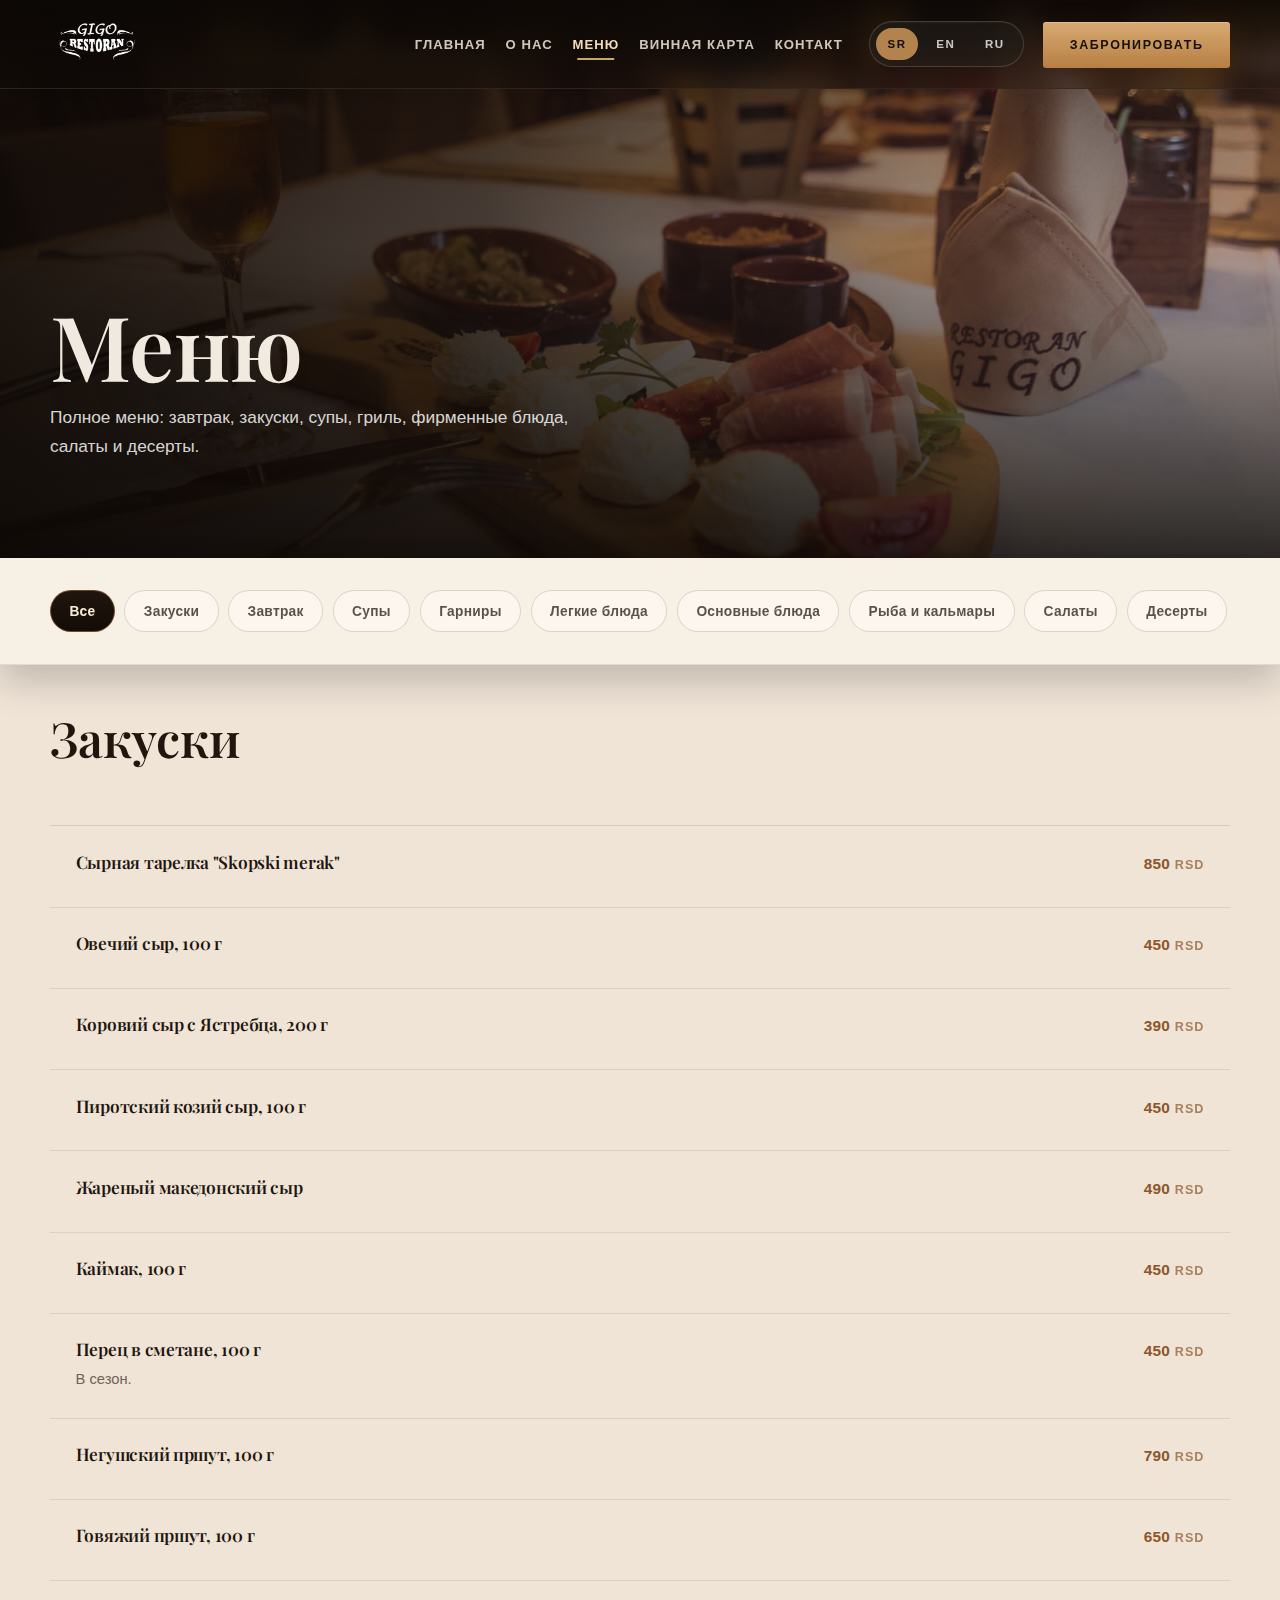
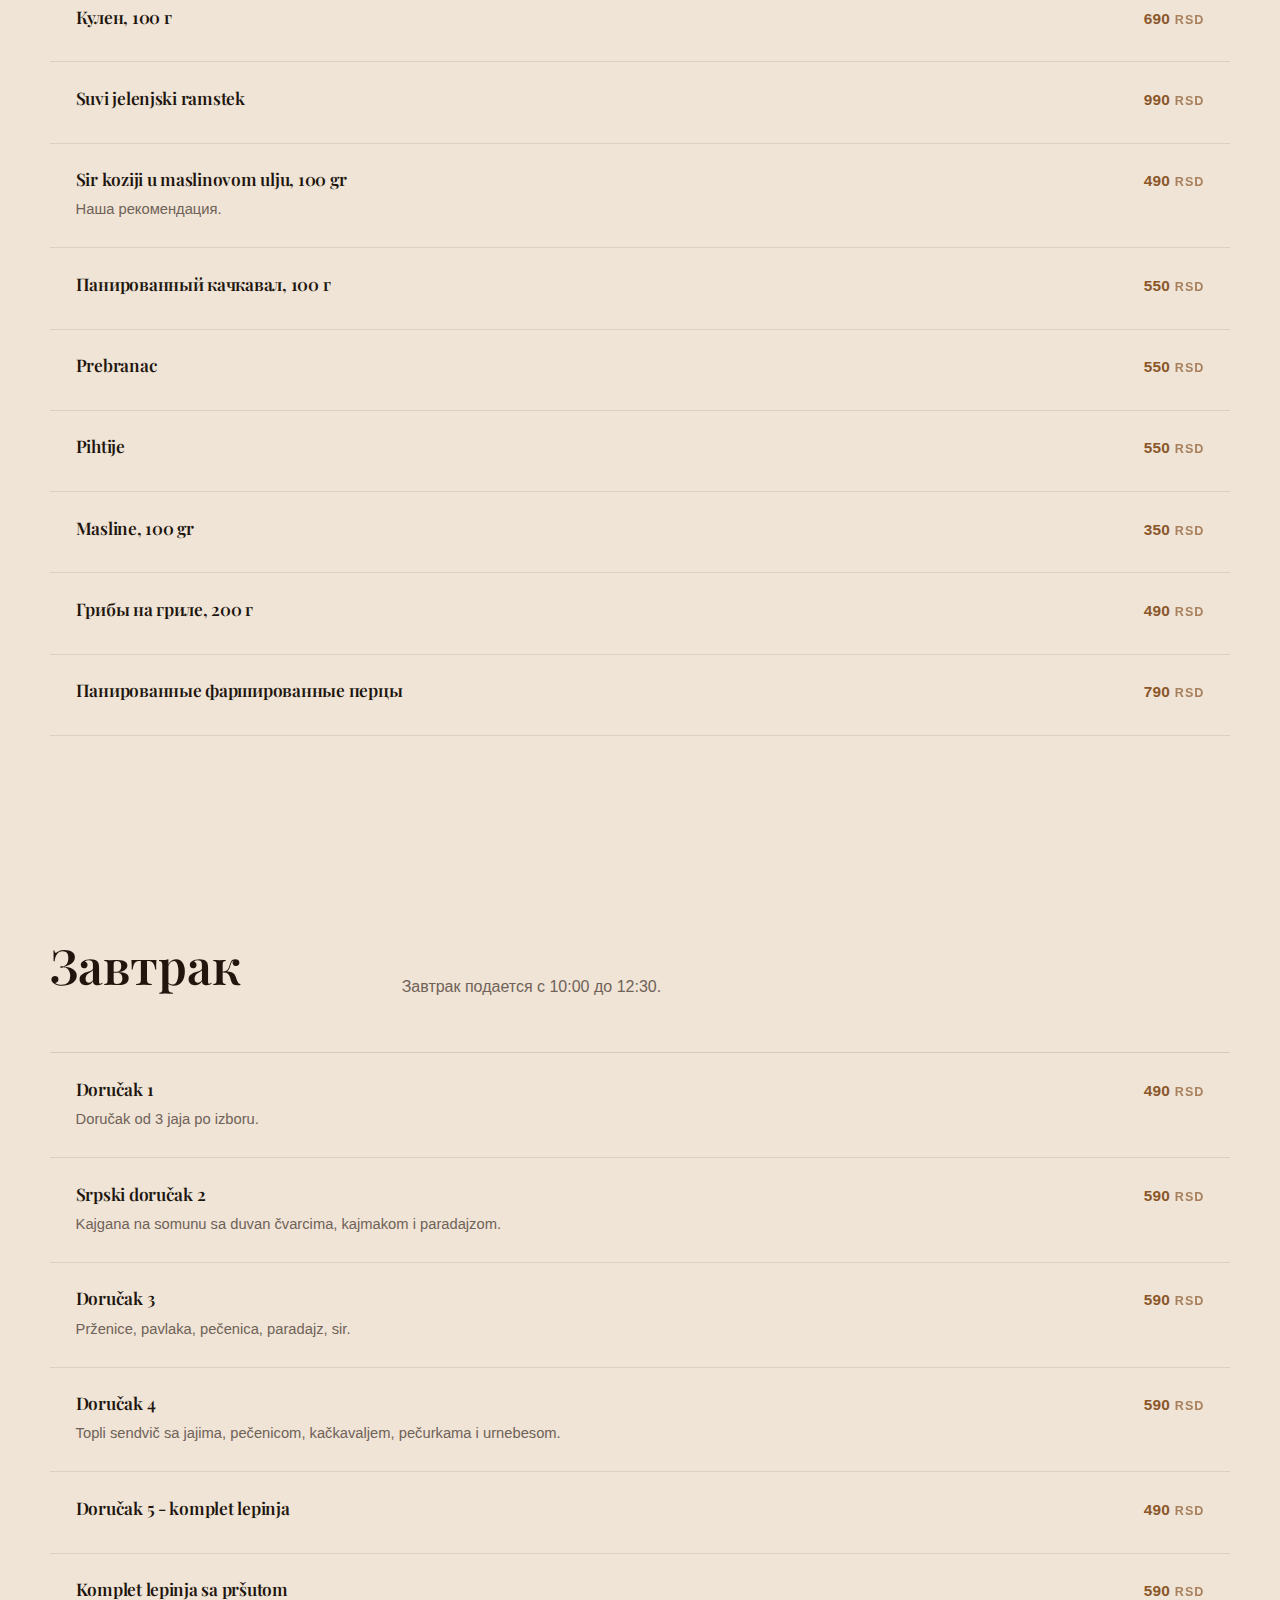
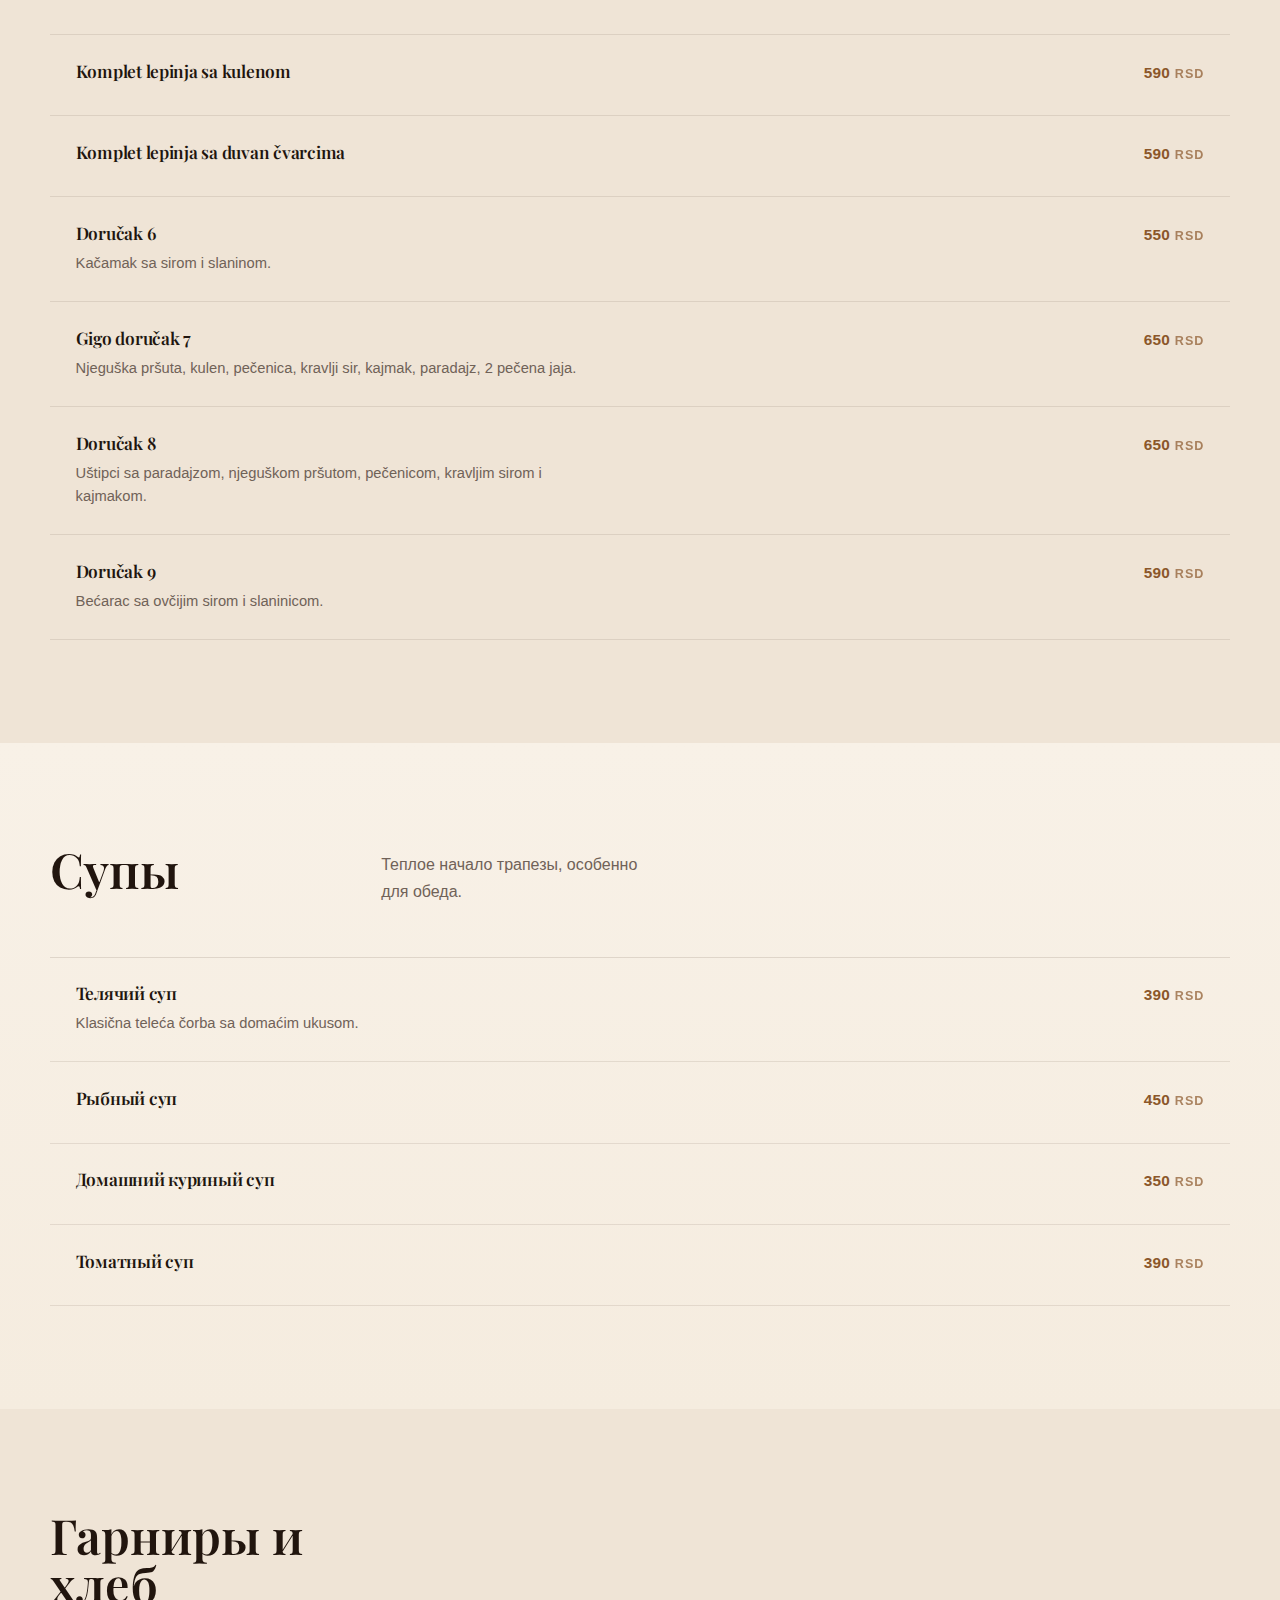
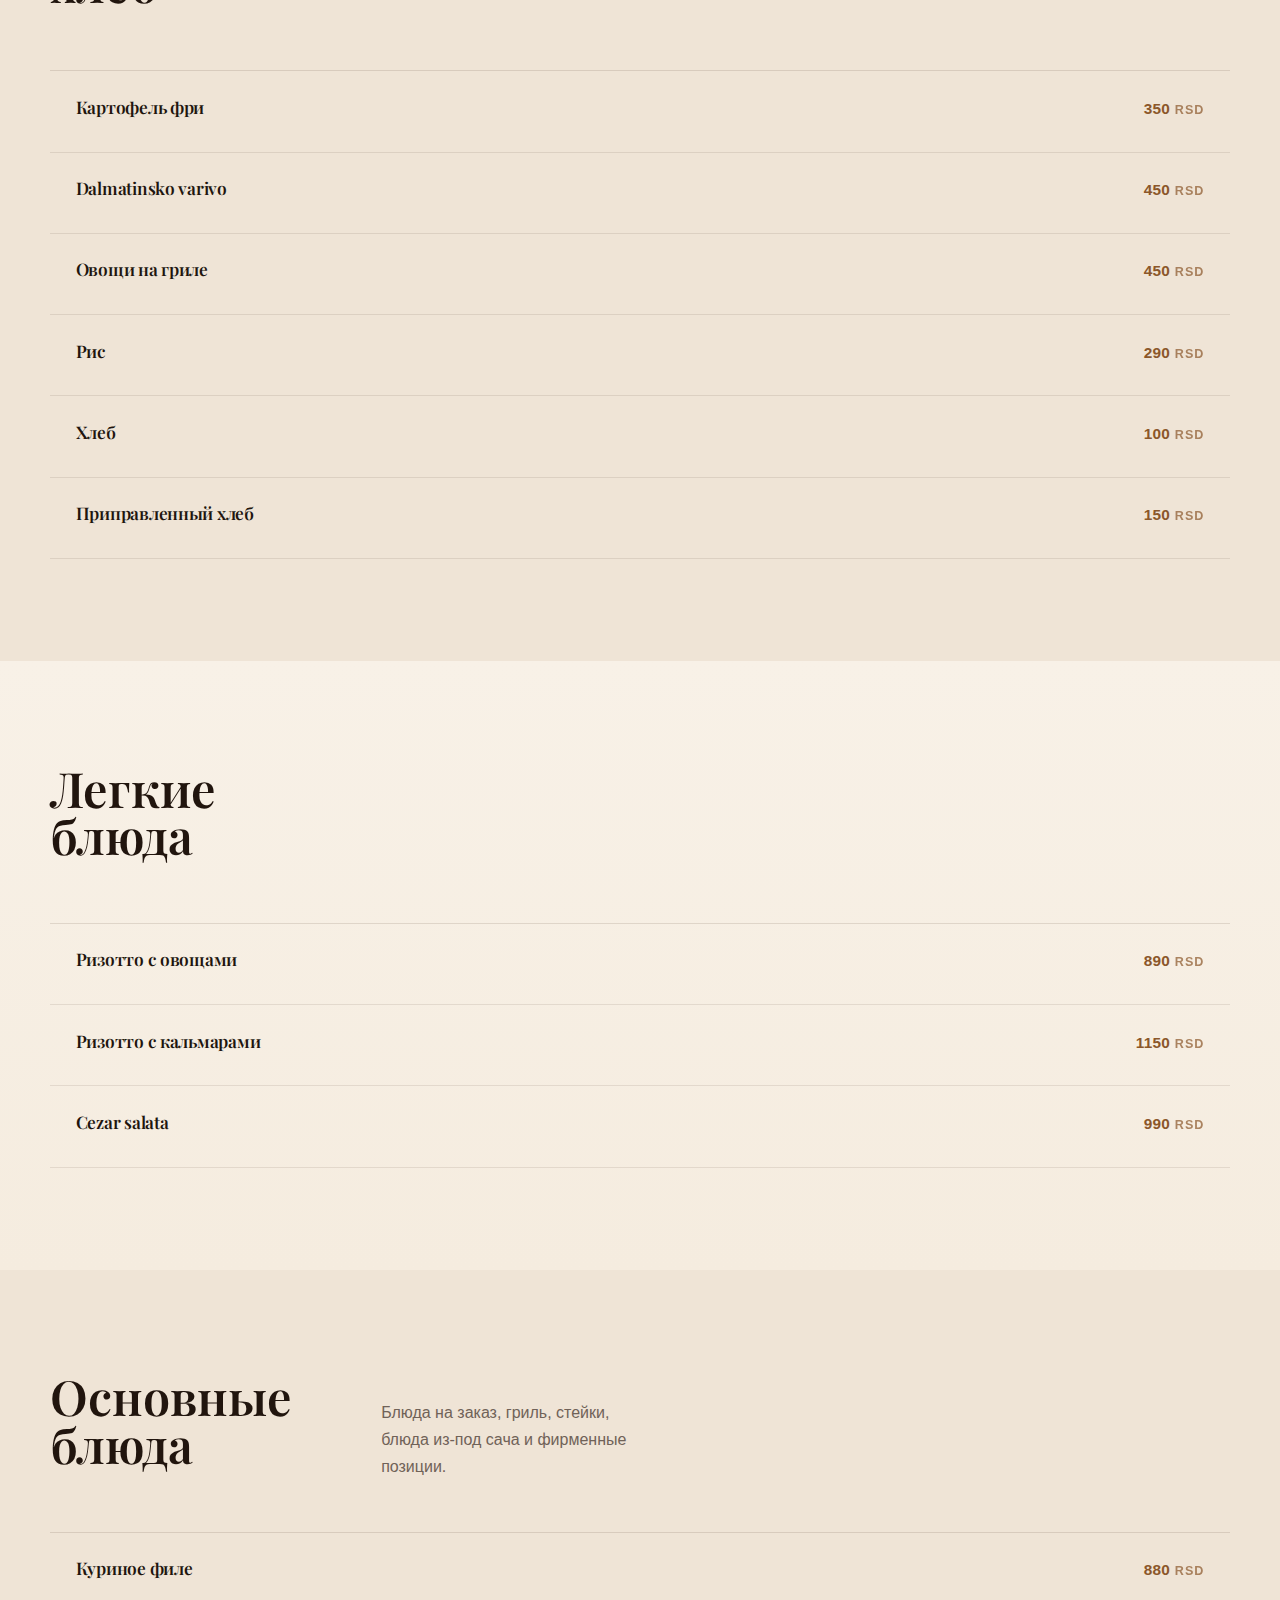
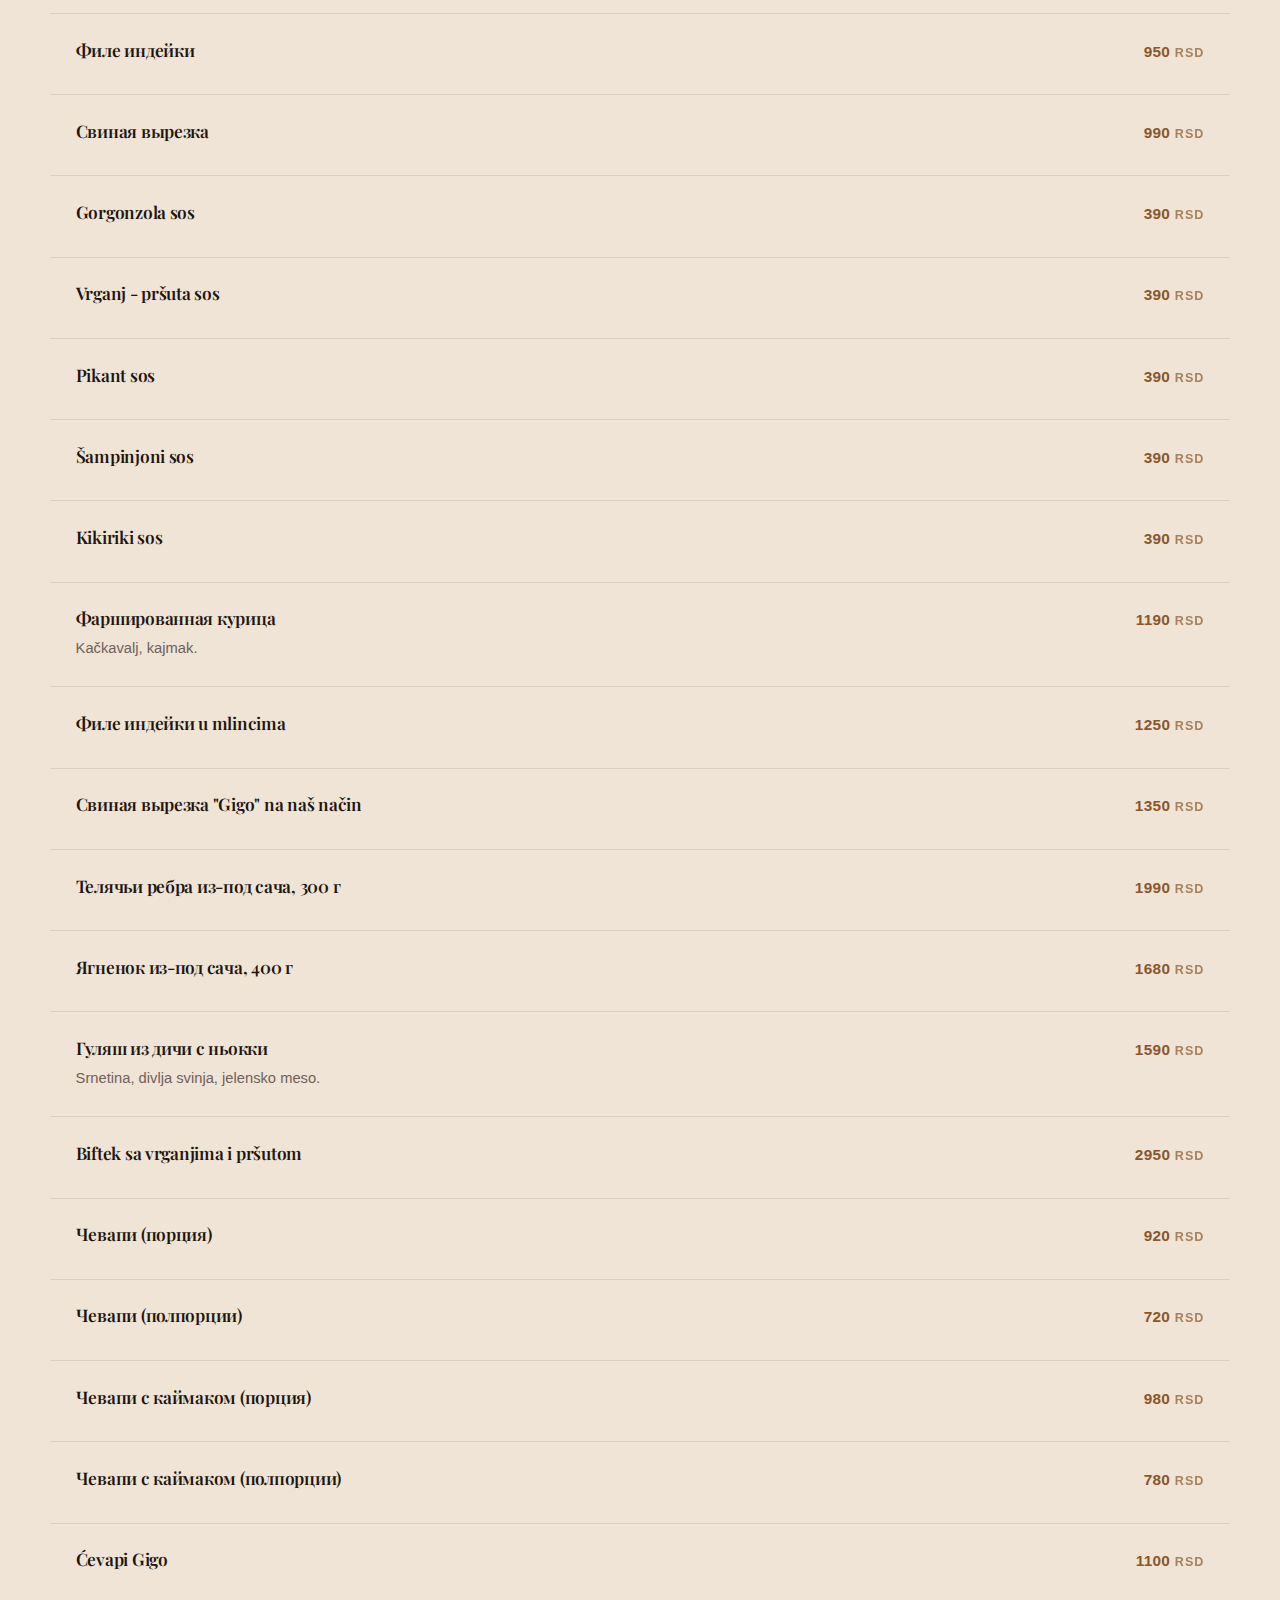
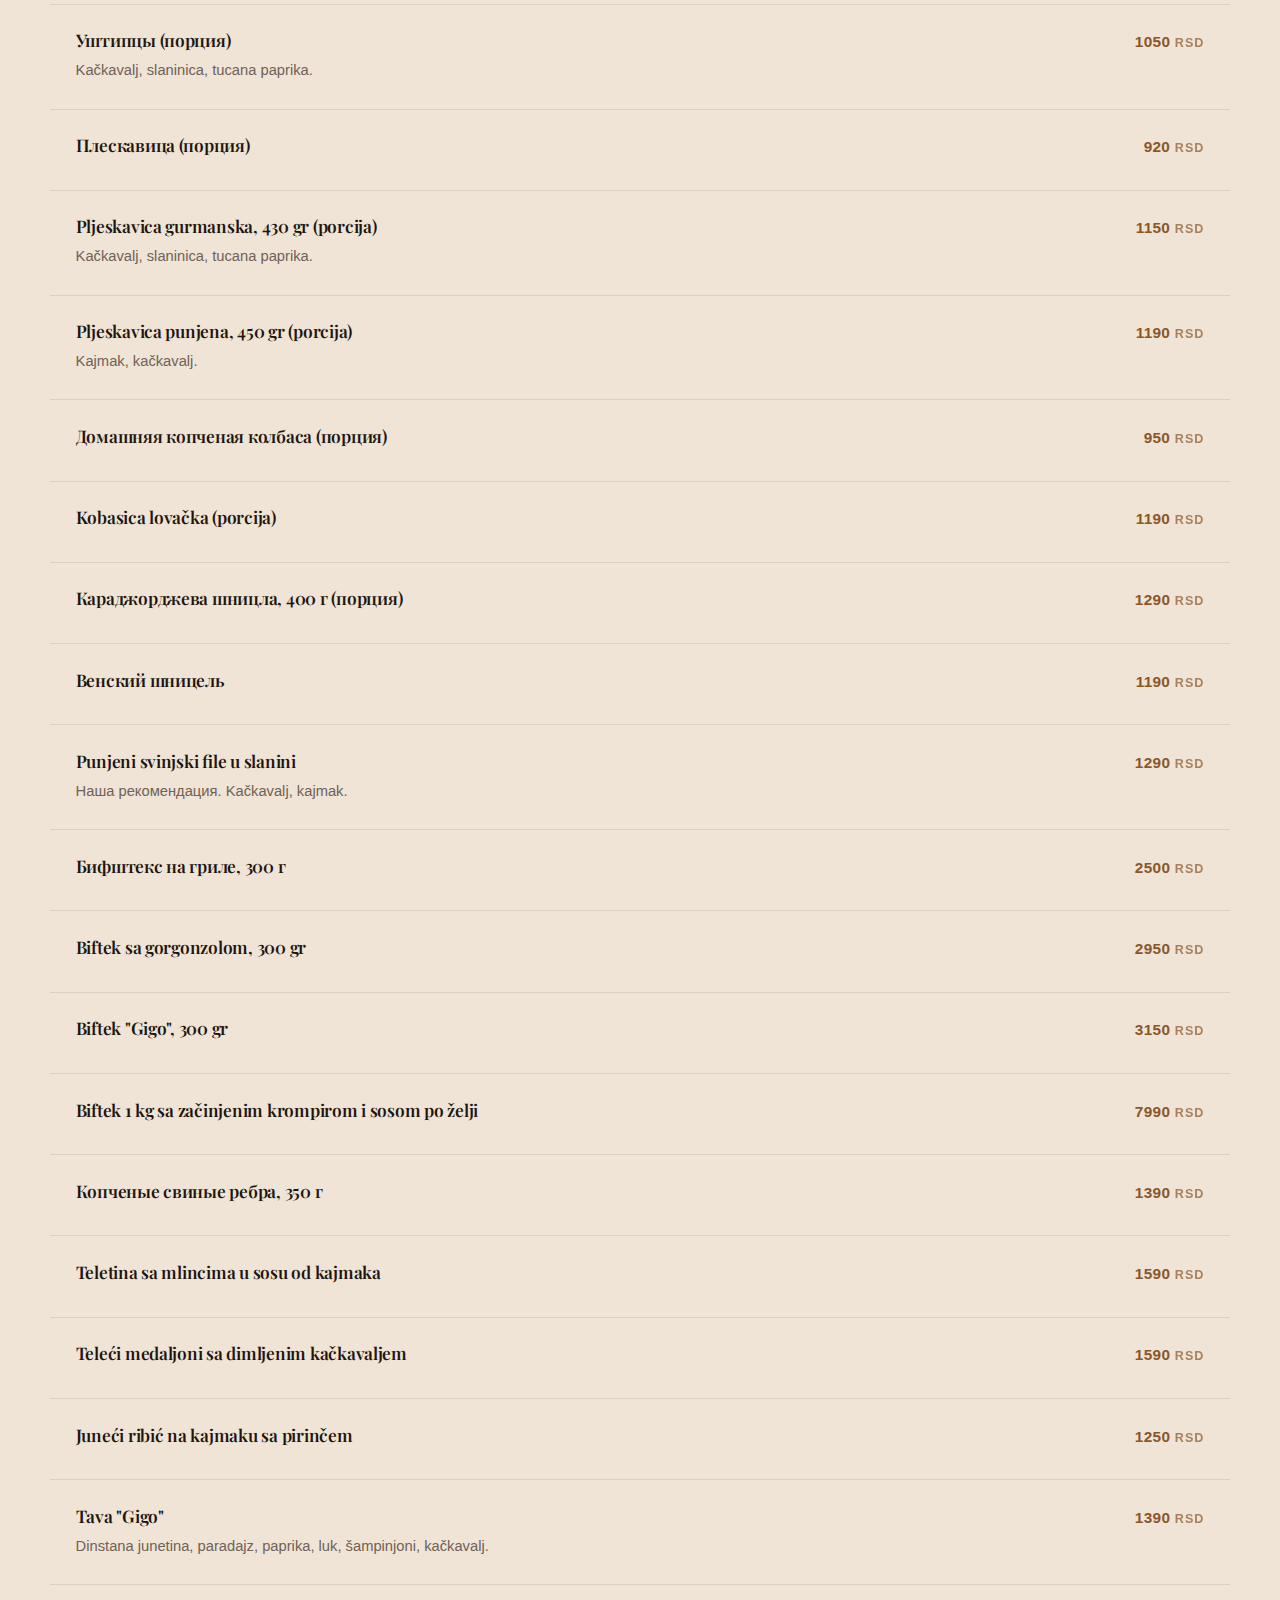
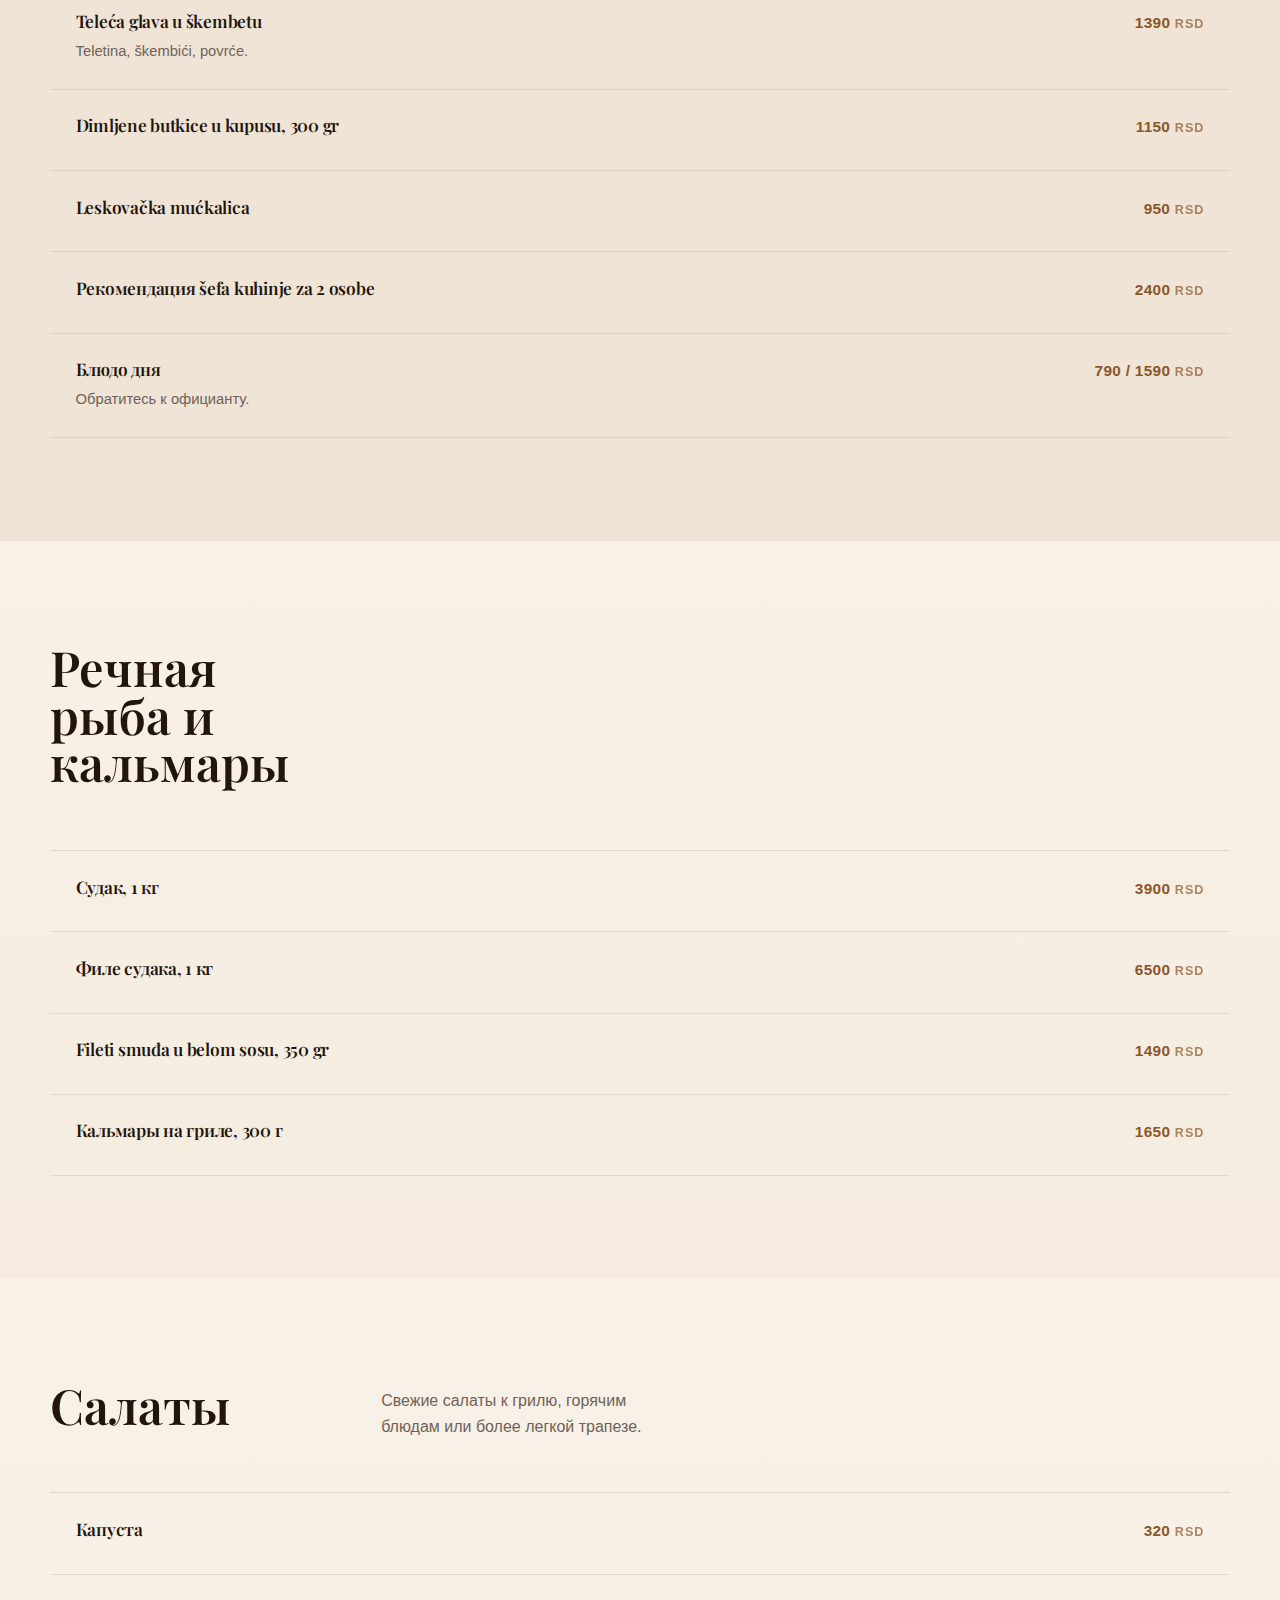
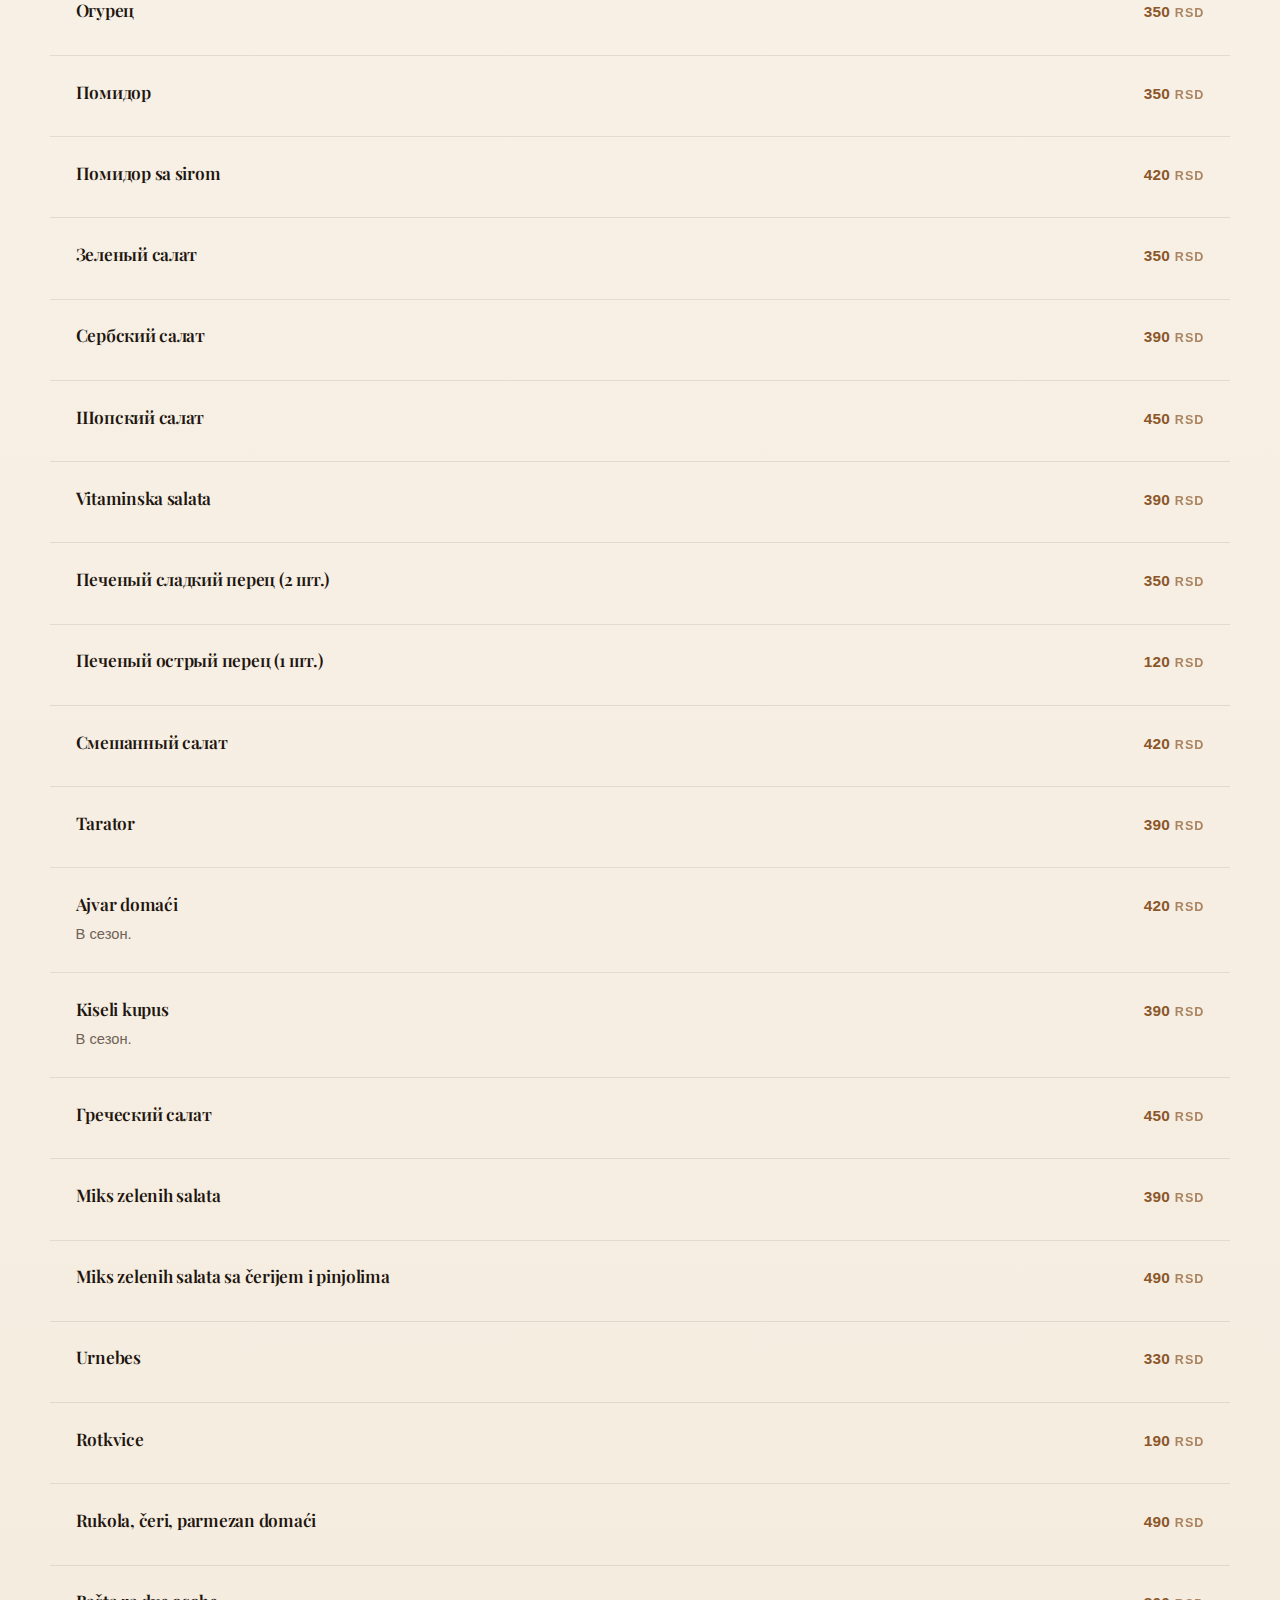
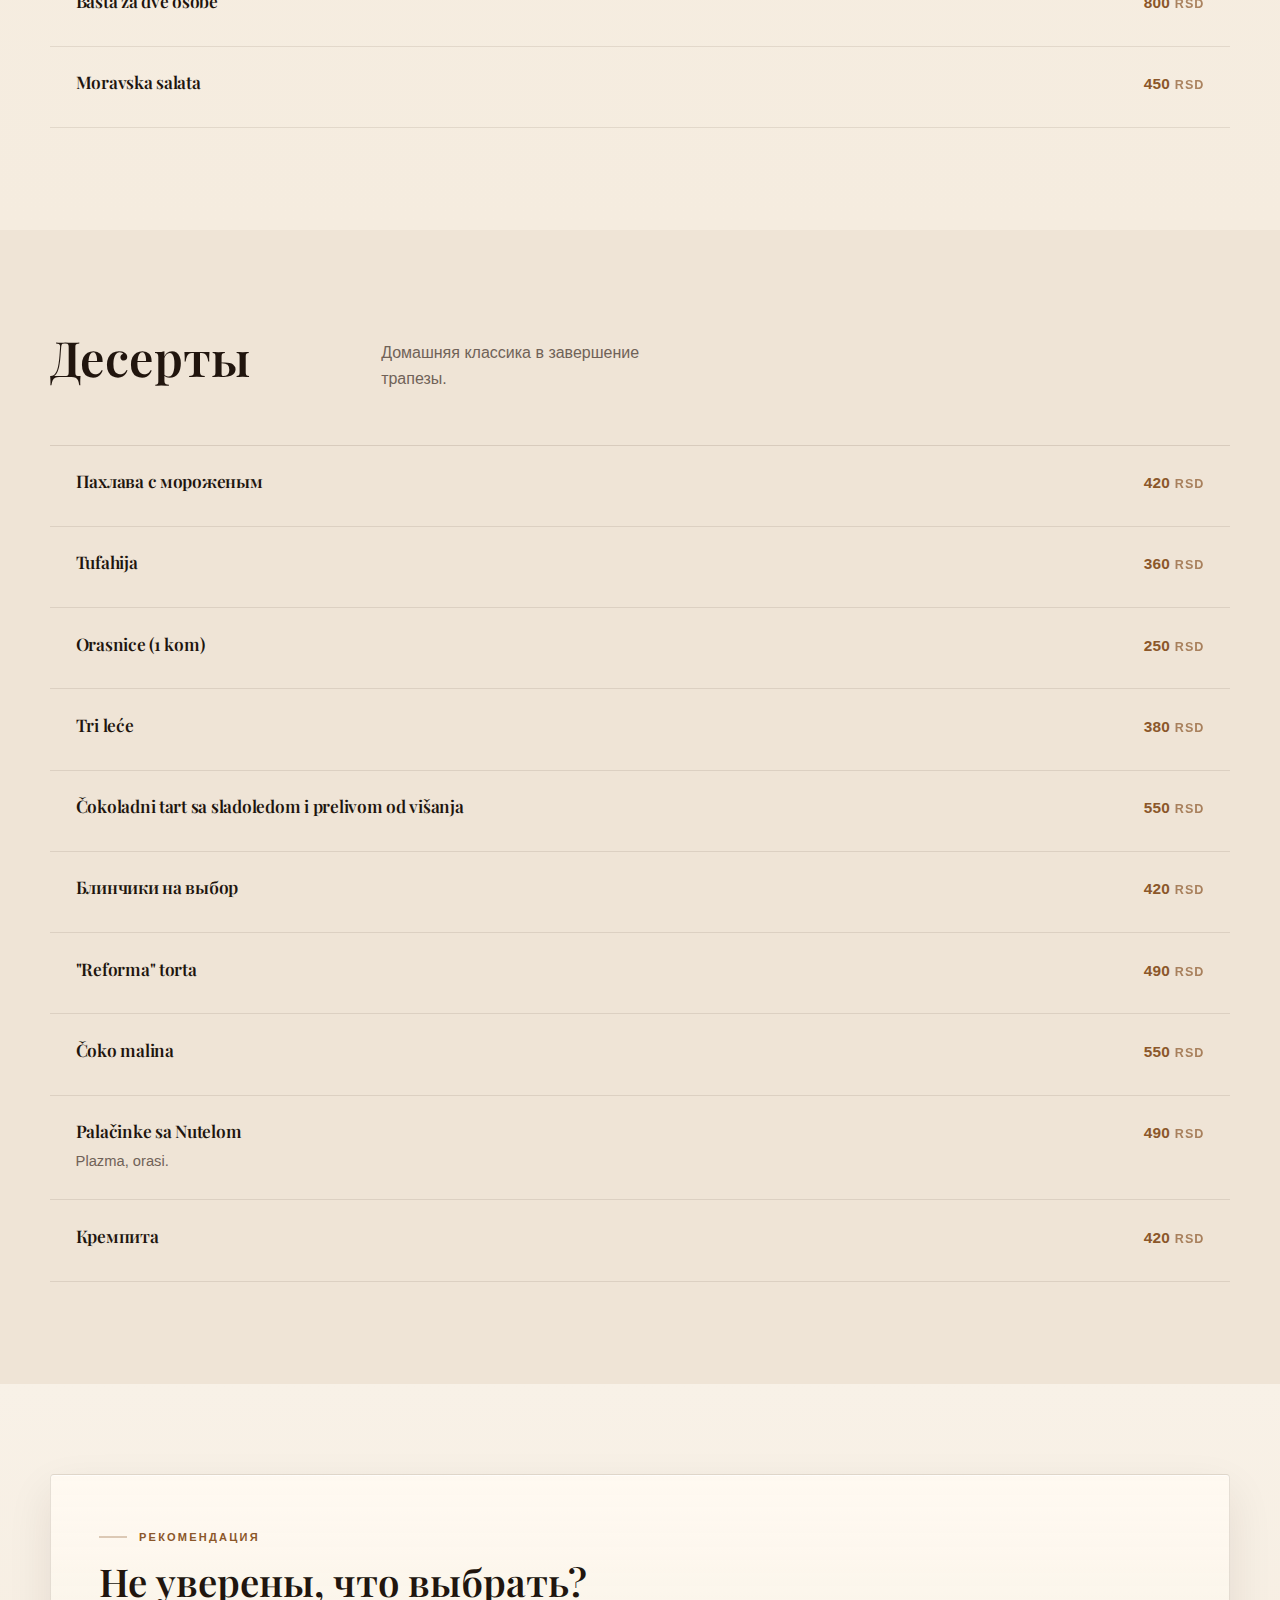
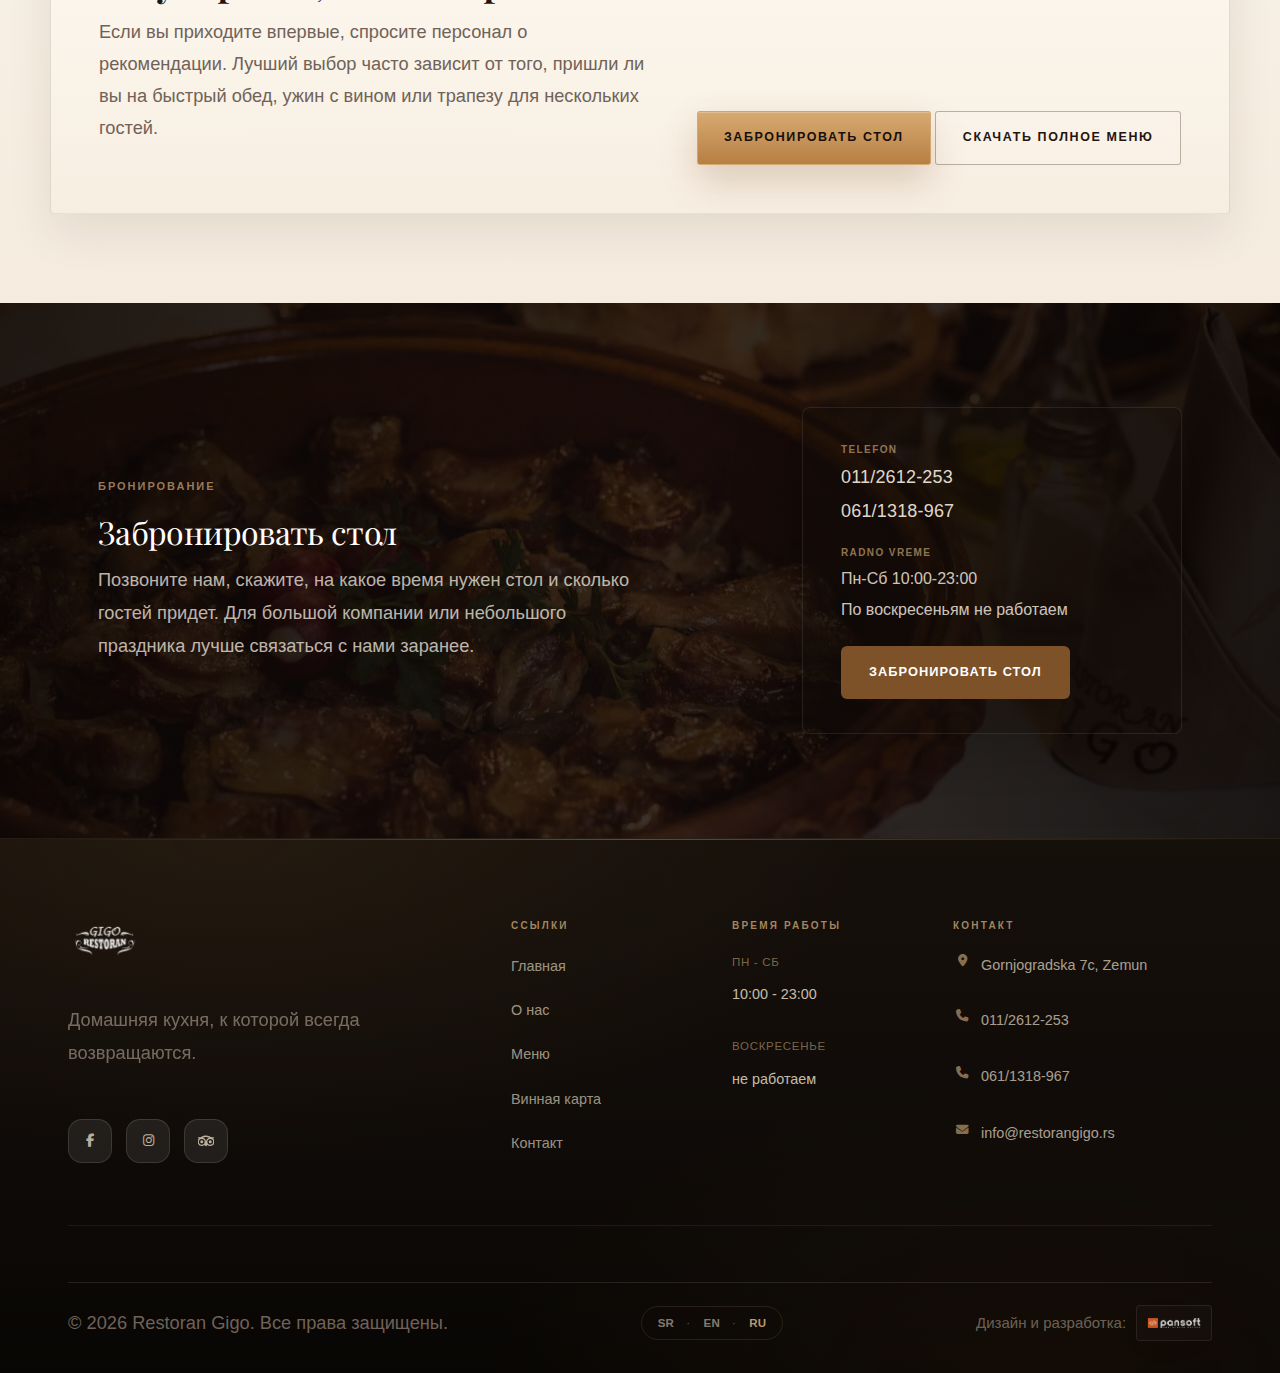
<file: ru/jelovnik.html>
﻿<!DOCTYPE html>
<html lang="ru">
<head>
    <meta charset="UTF-8">
    <meta name="viewport" content="width=device-width, initial-scale=1.0">
    <meta name="description" content="Меню ресторана Gigo - завтрак, закуски, супы, гриль, фирменные блюда, салаты и десерты.">
    <title>Меню - Ресторан Gigo</title>
    <link rel="stylesheet" href="../css/style.css">
    <link rel="stylesheet" href="../css/pages.css">
    <link rel="stylesheet" href="../css/landing.css">
    <link rel="stylesheet" href="../css/menu-rows.css">
    <link rel="preconnect" href="https://fonts.googleapis.com">
    <link rel="preconnect" href="https://fonts.gstatic.com" crossorigin>
    <link href="https://fonts.googleapis.com/css2?family=Playfair+Display:ital,wght@0,400;0,600;0,700;1,400;1,600&family=Lato:wght@300;400;700&family=DM+Sans:wght@300;400;500;600;700&display=swap" rel="stylesheet">
    <link rel="stylesheet" href="https://cdnjs.cloudflare.com/ajax/libs/font-awesome/6.4.0/css/all.min.css">
</head>
<body class="page-menu page-home-modern">
    <!-- Navigation -->
    <nav class="navbar" id="navbar">
        <div class="container">
            <div class="nav-wrapper">
                <a href="index.html" class="logo" aria-label="Ресторан Gigo">
                    <img src="../images/logo-beli.png" alt="" class="logo-img" data-logo-default="../images/logo-beli.png" data-logo-inverse="../images/logo-beli.png">
                </a>
                
                <button class="mobile-toggle" id="mobileToggle" aria-label="Открыть меню">
                    <span></span>
                    <span></span>
                    <span></span>
                </button>

                <ul class="nav-menu" id="navMenu">
                    <li><a href="index.html" class="nav-link">Главная</a></li>
                    <li><a href="o-nama.html" class="nav-link">О нас</a></li>
                    <li><a href="jelovnik.html" class="nav-link active" aria-current="page">Меню</a></li>
                    <li><a href="vinska-karta.html" class="nav-link">Винная карта</a></li>
                    <li><a href="kontakt.html" class="nav-link">Контакт</a></li>
                    <li class="nav-lang">
                        <div class="lang-switch" aria-label="Выбор языка">
                            <a href="jelovnik.html" class="active" aria-current="page">SR</a>
                            <a href="en/jelovnik.html">EN</a>
                            <a href="ru/jelovnik.html">RU</a>
                        </div>
                    </li>
                    <li><a href="tel:+381112612253" class="btn-reserve">Забронировать</a></li>
                </ul>
            </div>
        </div>
    </nav>

    <!-- Page Header -->
    <section class="page-header menu-header">
        <div class="page-header-overlay"></div>
        <div class="container">
            <div class="page-header-content">
                <h1>Меню</h1>
                <p>Полное меню: завтрак, закуски, супы, гриль, фирменные блюда, салаты и десерты.</p>
            </div>
        </div>
    </section>

    <!-- Menu Filter -->
    <section class="menu-filter section-padding-small">
        <div class="container">
            <div class="filter-buttons" role="tablist" aria-label="Категории меню">
                <button type="button" class="filter-btn active" data-filter="all" data-target="all" role="tab" aria-selected="true" id="menu-tab-all">Все</button>
                <button type="button" class="filter-btn" data-filter="predjela" data-target="predjela" role="tab" aria-controls="predjela" aria-selected="false" tabindex="-1" id="menu-tab-predjela">Закуски</button>
                <button type="button" class="filter-btn" data-filter="dorucak" data-target="dorucak" role="tab" aria-controls="dorucak" aria-selected="false" tabindex="-1" id="menu-tab-dorucak">Завтрак</button>
                <button type="button" class="filter-btn" data-filter="čorbe" data-target="corbe" role="tab" aria-controls="corbe" aria-selected="false" tabindex="-1" id="menu-tab-corbe">Супы</button>
                <button type="button" class="filter-btn" data-filter="prilozi" data-target="prilozi" role="tab" aria-controls="prilozi" aria-selected="false" tabindex="-1" id="menu-tab-prilozi">Гарниры</button>
                <button type="button" class="filter-btn" data-filter="dame" data-target="dame" role="tab" aria-controls="dame" aria-selected="false" tabindex="-1" id="menu-tab-dame">Легкие блюда</button>
                <button type="button" class="filter-btn" data-filter="glavna" data-target="glavna-jela" role="tab" aria-controls="glavna-jela" aria-selected="false" tabindex="-1" id="menu-tab-glavna">Основные блюда</button>
                <button type="button" class="filter-btn" data-filter="riba" data-target="riba" role="tab" aria-controls="riba" aria-selected="false" tabindex="-1" id="menu-tab-riba">Рыба и кальмары</button>
                <button type="button" class="filter-btn" data-filter="salate" data-target="salate" role="tab" aria-controls="salate" aria-selected="false" tabindex="-1" id="menu-tab-salate">Салаты</button>
                <button type="button" class="filter-btn" data-filter="deserti" data-target="deserti" role="tab" aria-controls="deserti" aria-selected="false" tabindex="-1" id="menu-tab-deserti">Десерты</button>
            </div>
        </div>
    </section>

    <!-- Menu Section - Predjela -->
    <section class="menu-section section-padding" id="predjela">
        <div class="container">
            <div class="menu-category-header">
                <h2 class="section-title">Закуски</h2>
            </div>
            <div class="menu-items" data-category="predjela">
                <div class="menu-item">
                    <div class="menu-item-content">
                        <div class="menu-item-header">
                            <h3>Сырная тарелка "Skopski merak"</h3>
                            <span class="menu-price">850 RSD</span>
                        </div>
                    </div>
                </div>
                <div class="menu-item">
                    <div class="menu-item-content">
                        <div class="menu-item-header">
                            <h3>Овечий сыр, 100 г</h3>
                            <span class="menu-price">450 RSD</span>
                        </div>
                    </div>
                </div>
                <div class="menu-item">
                    <div class="menu-item-content">
                        <div class="menu-item-header">
                            <h3>Коровий сыр с Ястребца, 200 г</h3>
                            <span class="menu-price">390 RSD</span>
                        </div>
                    </div>
                </div>
                <div class="menu-item">
                    <div class="menu-item-content">
                        <div class="menu-item-header">
                            <h3>Пиротский козий сыр, 100 г</h3>
                            <span class="menu-price">450 RSD</span>
                        </div>
                    </div>
                </div>
                <div class="menu-item">
                    <div class="menu-item-content">
                        <div class="menu-item-header">
                            <h3>Жареный македонский сыр</h3>
                            <span class="menu-price">490 RSD</span>
                        </div>
                    </div>
                </div>
                <div class="menu-item">
                    <div class="menu-item-content">
                        <div class="menu-item-header">
                            <h3>Каймак, 100 г</h3>
                            <span class="menu-price">450 RSD</span>
                        </div>
                    </div>
                </div>
                <div class="menu-item">
                    <div class="menu-item-content">
                        <div class="menu-item-header">
                            <h3>Перец в сметане, 100 г</h3>
                            <span class="menu-price">450 RSD</span>
                        </div>
                        <p class="menu-description">В сезон.</p>
                    </div>
                </div>
                <div class="menu-item">
                    <div class="menu-item-content">
                        <div class="menu-item-header">
                            <h3>Негушский пршут, 100 г</h3>
                            <span class="menu-price">790 RSD</span>
                        </div>
                    </div>
                </div>
                <div class="menu-item">
                    <div class="menu-item-content">
                        <div class="menu-item-header">
                            <h3>Говяжий пршут, 100 г</h3>
                            <span class="menu-price">650 RSD</span>
                        </div>
                    </div>
                </div>
                <div class="menu-item">
                    <div class="menu-item-content">
                        <div class="menu-item-header">
                            <h3>Кулен, 100 г</h3>
                            <span class="menu-price">690 RSD</span>
                        </div>
                    </div>
                </div>
                <div class="menu-item">
                    <div class="menu-item-content">
                        <div class="menu-item-header">
                            <h3>Suvi jelenjski ramstek</h3>
                            <span class="menu-price">990 RSD</span>
                        </div>
                    </div>
                </div>
                <div class="menu-item">
                    <div class="menu-item-content">
                        <div class="menu-item-header">
                            <h3>Sir koziji u maslinovom ulju, 100 gr</h3>
                            <span class="menu-price">490 RSD</span>
                        </div>
                        <p class="menu-description">Наша рекомендация.</p>
                    </div>
                </div>
                <div class="menu-item">
                    <div class="menu-item-content">
                        <div class="menu-item-header">
                            <h3>Панированный качкавал, 100 г</h3>
                            <span class="menu-price">550 RSD</span>
                        </div>
                    </div>
                </div>
                <div class="menu-item">
                    <div class="menu-item-content">
                        <div class="menu-item-header">
                            <h3>Prebranac</h3>
                            <span class="menu-price">550 RSD</span>
                        </div>
                    </div>
                </div>
                <div class="menu-item">
                    <div class="menu-item-content">
                        <div class="menu-item-header">
                            <h3>Pihtije</h3>
                            <span class="menu-price">550 RSD</span>
                        </div>
                    </div>
                </div>
                <div class="menu-item">
                    <div class="menu-item-content">
                        <div class="menu-item-header">
                            <h3>Masline, 100 gr</h3>
                            <span class="menu-price">350 RSD</span>
                        </div>
                    </div>
                </div>
                <div class="menu-item">
                    <div class="menu-item-content">
                        <div class="menu-item-header">
                            <h3>Грибы на гриле, 200 г</h3>
                            <span class="menu-price">490 RSD</span>
                        </div>
                    </div>
                </div>
                <div class="menu-item">
                    <div class="menu-item-content">
                        <div class="menu-item-header">
                            <h3>Панированные фаршированные перцы</h3>
                            <span class="menu-price">790 RSD</span>
                        </div>
                    </div>
                </div>
            </div>
        </div>
    </section>

    <!-- Menu Section - Doručak -->
    <section class="menu-section section-padding" id="dorucak">
        <div class="container">
            <div class="menu-category-header">
                <h2 class="section-title">Завтрак</h2>
                <p>Завтрак подается с 10:00 до 12:30.</p>
            </div>
            <div class="menu-items" data-category="dorucak">
                <div class="menu-item"><div class="menu-item-content"><div class="menu-item-header"><h3>Doručak 1</h3><span class="menu-price">490 RSD</span></div><p class="menu-description">Doručak od 3 jaja po izboru.</p></div></div>
                <div class="menu-item"><div class="menu-item-content"><div class="menu-item-header"><h3>Srpski doručak 2</h3><span class="menu-price">590 RSD</span></div><p class="menu-description">Kajgana na somunu sa duvan čvarcima, kajmakom i paradajzom.</p></div></div>
                <div class="menu-item"><div class="menu-item-content"><div class="menu-item-header"><h3>Doručak 3</h3><span class="menu-price">590 RSD</span></div><p class="menu-description">Prženice, pavlaka, pečenica, paradajz, sir.</p></div></div>
                <div class="menu-item"><div class="menu-item-content"><div class="menu-item-header"><h3>Doručak 4</h3><span class="menu-price">590 RSD</span></div><p class="menu-description">Topli sendvič sa jajima, pečenicom, kačkavaljem, pečurkama i urnebesom.</p></div></div>
                <div class="menu-item"><div class="menu-item-content"><div class="menu-item-header"><h3>Doručak 5 - komplet lepinja</h3><span class="menu-price">490 RSD</span></div></div></div>
                <div class="menu-item"><div class="menu-item-content"><div class="menu-item-header"><h3>Komplet lepinja sa pršutom</h3><span class="menu-price">590 RSD</span></div></div></div>
                <div class="menu-item"><div class="menu-item-content"><div class="menu-item-header"><h3>Komplet lepinja sa kulenom</h3><span class="menu-price">590 RSD</span></div></div></div>
                <div class="menu-item"><div class="menu-item-content"><div class="menu-item-header"><h3>Komplet lepinja sa duvan čvarcima</h3><span class="menu-price">590 RSD</span></div></div></div>
                <div class="menu-item"><div class="menu-item-content"><div class="menu-item-header"><h3>Doručak 6</h3><span class="menu-price">550 RSD</span></div><p class="menu-description">Kačamak sa sirom i slaninom.</p></div></div>
                <div class="menu-item"><div class="menu-item-content"><div class="menu-item-header"><h3>Gigo doručak 7</h3><span class="menu-price">650 RSD</span></div><p class="menu-description">Njeguška pršuta, kulen, pečenica, kravlji sir, kajmak, paradajz, 2 pečena jaja.</p></div></div>
                <div class="menu-item"><div class="menu-item-content"><div class="menu-item-header"><h3>Doručak 8</h3><span class="menu-price">650 RSD</span></div><p class="menu-description">Uštipci sa paradajzom, njeguškom pršutom, pečenicom, kravljim sirom i kajmakom.</p></div></div>
                <div class="menu-item"><div class="menu-item-content"><div class="menu-item-header"><h3>Doručak 9</h3><span class="menu-price">590 RSD</span></div><p class="menu-description">Bećarac sa ovčijim sirom i slaninicom.</p></div></div>
            </div>
        </div>
    </section>

    <!-- Menu Section - Čorbe -->
    <section class="menu-section section-padding bg-light" id="corbe">
        <div class="container">
            <div class="menu-category-header">
                <h2 class="section-title">Супы</h2>
                <p>Теплое начало трапезы, особенно для обеда.</p>
            </div>
            <div class="menu-items" data-category="čorbe">
                <div class="menu-item">
                    <div class="menu-item-content">
                        <div class="menu-item-header">
                            <h3>Телячий суп</h3>
                            <span class="menu-price">390 RSD</span>
                        </div>
                        <p class="menu-description">Klasična teleća čorba sa domaćim ukusom.</p>
                    </div>
                </div>
                <div class="menu-item">
                    <div class="menu-item-content">
                        <div class="menu-item-header">
                            <h3>Рыбный суп</h3>
                            <span class="menu-price">450 RSD</span>
                        </div>
                    </div>
                </div>
                <div class="menu-item">
                    <div class="menu-item-content">
                        <div class="menu-item-header">
                            <h3>Домашний куриный суп</h3>
                            <span class="menu-price">350 RSD</span>
                        </div>
                    </div>
                </div>
                <div class="menu-item">
                    <div class="menu-item-content">
                        <div class="menu-item-header">
                            <h3>Томатный суп</h3>
                            <span class="menu-price">390 RSD</span>
                        </div>
                    </div>
                </div>
            </div>
        </div>
    </section>

    <!-- Menu Section - Prilozi -->
    <section class="menu-section section-padding" id="prilozi">
        <div class="container">
            <div class="menu-category-header">
                <h2 class="section-title">Гарниры и хлеб</h2>
            </div>
            <div class="menu-items" data-category="prilozi">
                <div class="menu-item"><div class="menu-item-content"><div class="menu-item-header"><h3>Картофель фри</h3><span class="menu-price">350 RSD</span></div></div></div>
                <div class="menu-item"><div class="menu-item-content"><div class="menu-item-header"><h3>Dalmatinsko varivo</h3><span class="menu-price">450 RSD</span></div></div></div>
                <div class="menu-item"><div class="menu-item-content"><div class="menu-item-header"><h3>Овощи на гриле</h3><span class="menu-price">450 RSD</span></div></div></div>
                <div class="menu-item"><div class="menu-item-content"><div class="menu-item-header"><h3>Рис</h3><span class="menu-price">290 RSD</span></div></div></div>
                <div class="menu-item"><div class="menu-item-content"><div class="menu-item-header"><h3>Хлеб</h3><span class="menu-price">100 RSD</span></div></div></div>
                <div class="menu-item"><div class="menu-item-content"><div class="menu-item-header"><h3>Приправленный хлеб</h3><span class="menu-price">150 RSD</span></div></div></div>
            </div>
        </div>
    </section>

    <!-- Menu Section - Dame vole -->
    <section class="menu-section section-padding bg-light" id="dame">
        <div class="container">
            <div class="menu-category-header">
                <h2 class="section-title">Легкие блюда</h2>
            </div>
            <div class="menu-items" data-category="dame">
                <div class="menu-item"><div class="menu-item-content"><div class="menu-item-header"><h3>Ризотто с овощами</h3><span class="menu-price">890 RSD</span></div></div></div>
                <div class="menu-item"><div class="menu-item-content"><div class="menu-item-header"><h3>Ризотто с кальмарами</h3><span class="menu-price">1150 RSD</span></div></div></div>
                <div class="menu-item"><div class="menu-item-content"><div class="menu-item-header"><h3>Cezar salata</h3><span class="menu-price">990 RSD</span></div></div></div>
            </div>
        </div>
    </section>

    <!-- Menu Section - Glavna jela -->
    <section class="menu-section section-padding" id="glavna-jela">
        <div class="container">
            <div class="menu-category-header">
                <h2 class="section-title">Основные блюда</h2>
                <p>Блюда на заказ, гриль, стейки, блюда из-под сача и фирменные позиции.</p>
            </div>
            <div class="menu-items" data-category="glavna">
                <div class="menu-item"><div class="menu-item-content"><div class="menu-item-header"><h3>Куриное филе</h3><span class="menu-price">880 RSD</span></div></div></div>
                <div class="menu-item"><div class="menu-item-content"><div class="menu-item-header"><h3>Филе индейки</h3><span class="menu-price">950 RSD</span></div></div></div>
                <div class="menu-item"><div class="menu-item-content"><div class="menu-item-header"><h3>Свиная вырезка</h3><span class="menu-price">990 RSD</span></div></div></div>
                <div class="menu-item"><div class="menu-item-content"><div class="menu-item-header"><h3>Gorgonzola sos</h3><span class="menu-price">390 RSD</span></div></div></div>
                <div class="menu-item"><div class="menu-item-content"><div class="menu-item-header"><h3>Vrganj - pršuta sos</h3><span class="menu-price">390 RSD</span></div></div></div>
                <div class="menu-item"><div class="menu-item-content"><div class="menu-item-header"><h3>Pikant sos</h3><span class="menu-price">390 RSD</span></div></div></div>
                <div class="menu-item"><div class="menu-item-content"><div class="menu-item-header"><h3>Šampinjoni sos</h3><span class="menu-price">390 RSD</span></div></div></div>
                <div class="menu-item"><div class="menu-item-content"><div class="menu-item-header"><h3>Kikiriki sos</h3><span class="menu-price">390 RSD</span></div></div></div>
                <div class="menu-item"><div class="menu-item-content"><div class="menu-item-header"><h3>Фаршированная курица</h3><span class="menu-price">1190 RSD</span></div><p class="menu-description">Kačkavalj, kajmak.</p></div></div>
                <div class="menu-item"><div class="menu-item-content"><div class="menu-item-header"><h3>Филе индейки u mlincima</h3><span class="menu-price">1250 RSD</span></div></div></div>
                <div class="menu-item"><div class="menu-item-content"><div class="menu-item-header"><h3>Свиная вырезка "Gigo" na naš način</h3><span class="menu-price">1350 RSD</span></div></div></div>
                <div class="menu-item">
                    <div class="menu-item-content">
                        <div class="menu-item-header">
                            <h3>Телячьи ребра из-под сача, 300 г</h3>
                            <span class="menu-price">1990 RSD</span>
                        </div>
                    </div>
                </div>
                <div class="menu-item">
                    <div class="menu-item-content">
                        <div class="menu-item-header">
                            <h3>Ягненок из-под сача, 400 г</h3>
                            <span class="menu-price">1680 RSD</span>
                        </div>
                    </div>
                </div>
                <div class="menu-item">
                    <div class="menu-item-content">
                        <div class="menu-item-header">
                            <h3>Гуляш из дичи с ньокки</h3>
                            <span class="menu-price">1590 RSD</span>
                        </div>
                        <p class="menu-description">Srnetina, divlja svinja, jelensko meso.</p>
                    </div>
                </div>
                <div class="menu-item">
                    <div class="menu-item-content">
                        <div class="menu-item-header">
                            <h3>Biftek sa vrganjima i pršutom</h3>
                            <span class="menu-price">2950 RSD</span>
                        </div>
                    </div>
                </div>
                <div class="menu-item">
                    <div class="menu-item-content">
                        <div class="menu-item-header">
                            <h3>Чевапи (порция)</h3>
                            <span class="menu-price">920 RSD</span>
                        </div>
                    </div>
                </div>
                <div class="menu-item">
                    <div class="menu-item-content">
                        <div class="menu-item-header">
                            <h3>Чевапи (полпорции)</h3>
                            <span class="menu-price">720 RSD</span>
                        </div>
                    </div>
                </div>
                <div class="menu-item">
                    <div class="menu-item-content">
                        <div class="menu-item-header">
                            <h3>Чевапи с каймаком (порция)</h3>
                            <span class="menu-price">980 RSD</span>
                        </div>
                    </div>
                </div>
                <div class="menu-item">
                    <div class="menu-item-content">
                        <div class="menu-item-header">
                            <h3>Чевапи с каймаком (полпорции)</h3>
                            <span class="menu-price">780 RSD</span>
                        </div>
                    </div>
                </div>
                <div class="menu-item"><div class="menu-item-content"><div class="menu-item-header"><h3>Ćevapi Gigo</h3><span class="menu-price">1100 RSD</span></div></div></div>
                <div class="menu-item">
                    <div class="menu-item-content">
                        <div class="menu-item-header">
                            <h3>Уштипцы (порция)</h3>
                            <span class="menu-price">1050 RSD</span>
                        </div>
                        <p class="menu-description">Kačkavalj, slaninica, tucana paprika.</p>
                    </div>
                </div>
                <div class="menu-item">
                    <div class="menu-item-content">
                        <div class="menu-item-header">
                            <h3>Плескавица (порция)</h3>
                            <span class="menu-price">920 RSD</span>
                        </div>
                    </div>
                </div>
                <div class="menu-item">
                    <div class="menu-item-content">
                        <div class="menu-item-header">
                            <h3>Pljeskavica gurmanska, 430 gr (porcija)</h3>
                            <span class="menu-price">1150 RSD</span>
                        </div>
                        <p class="menu-description">Kačkavalj, slaninica, tucana paprika.</p>
                    </div>
                </div>
                <div class="menu-item">
                    <div class="menu-item-content">
                        <div class="menu-item-header">
                            <h3>Pljeskavica punjena, 450 gr (porcija)</h3>
                            <span class="menu-price">1190 RSD</span>
                        </div>
                        <p class="menu-description">Kajmak, kačkavalj.</p>
                    </div>
                </div>
                <div class="menu-item">
                    <div class="menu-item-content">
                        <div class="menu-item-header">
                            <h3>Домашняя копченая колбаса (порция)</h3>
                            <span class="menu-price">950 RSD</span>
                        </div>
                    </div>
                </div>
                <div class="menu-item">
                    <div class="menu-item-content">
                        <div class="menu-item-header">
                            <h3>Kobasica lovačka (porcija)</h3>
                            <span class="menu-price">1190 RSD</span>
                        </div>
                    </div>
                </div>
                <div class="menu-item">
                    <div class="menu-item-content">
                        <div class="menu-item-header">
                            <h3>Караджорджева шницла, 400 г (порция)</h3>
                            <span class="menu-price">1290 RSD</span>
                        </div>
                    </div>
                </div>
                <div class="menu-item">
                    <div class="menu-item-content">
                        <div class="menu-item-header">
                            <h3>Венский шницель</h3>
                            <span class="menu-price">1190 RSD</span>
                        </div>
                    </div>
                </div>
                <div class="menu-item">
                    <div class="menu-item-content">
                        <div class="menu-item-header">
                            <h3>Punjeni svinjski file u slanini</h3>
                            <span class="menu-price">1290 RSD</span>
                        </div>
                        <p class="menu-description">Наша рекомендация. Kačkavalj, kajmak.</p>
                    </div>
                </div>
                <div class="menu-item"><div class="menu-item-content"><div class="menu-item-header"><h3>Бифштекс на гриле, 300 г</h3><span class="menu-price">2500 RSD</span></div></div></div>
                <div class="menu-item"><div class="menu-item-content"><div class="menu-item-header"><h3>Biftek sa gorgonzolom, 300 gr</h3><span class="menu-price">2950 RSD</span></div></div></div>
                <div class="menu-item"><div class="menu-item-content"><div class="menu-item-header"><h3>Biftek "Gigo", 300 gr</h3><span class="menu-price">3150 RSD</span></div></div></div>
                <div class="menu-item"><div class="menu-item-content"><div class="menu-item-header"><h3>Biftek 1 kg sa začinjenim krompirom i sosom po želji</h3><span class="menu-price">7990 RSD</span></div></div></div>
                <div class="menu-item"><div class="menu-item-content"><div class="menu-item-header"><h3>Копченые свиные ребра, 350 г</h3><span class="menu-price">1390 RSD</span></div></div></div>
                <div class="menu-item"><div class="menu-item-content"><div class="menu-item-header"><h3>Teletina sa mlincima u sosu od kajmaka</h3><span class="menu-price">1590 RSD</span></div></div></div>
                <div class="menu-item"><div class="menu-item-content"><div class="menu-item-header"><h3>Teleći medaljoni sa dimljenim kačkavaljem</h3><span class="menu-price">1590 RSD</span></div></div></div>
                <div class="menu-item"><div class="menu-item-content"><div class="menu-item-header"><h3>Juneći ribić na kajmaku sa pirinčem</h3><span class="menu-price">1250 RSD</span></div></div></div>
                <div class="menu-item"><div class="menu-item-content"><div class="menu-item-header"><h3>Tava "Gigo"</h3><span class="menu-price">1390 RSD</span></div><p class="menu-description">Dinstana junetina, paradajz, paprika, luk, šampinjoni, kačkavalj.</p></div></div>
                <div class="menu-item"><div class="menu-item-content"><div class="menu-item-header"><h3>Teleća glava u škembetu</h3><span class="menu-price">1390 RSD</span></div><p class="menu-description">Teletina, škembići, povrće.</p></div></div>
                <div class="menu-item"><div class="menu-item-content"><div class="menu-item-header"><h3>Dimljene butkice u kupusu, 300 gr</h3><span class="menu-price">1150 RSD</span></div></div></div>
                <div class="menu-item"><div class="menu-item-content"><div class="menu-item-header"><h3>Leskovačka mućkalica</h3><span class="menu-price">950 RSD</span></div></div></div>
                <div class="menu-item"><div class="menu-item-content"><div class="menu-item-header"><h3>Рекомендация šefa kuhinje za 2 osobe</h3><span class="menu-price">2400 RSD</span></div></div></div>
                <div class="menu-item"><div class="menu-item-content"><div class="menu-item-header"><h3>Блюдо дня</h3><span class="menu-price">790 / 1590 RSD</span></div><p class="menu-description">Обратитесь к официанту.</p></div></div>
            </div>
        </div>
    </section>

    <!-- Menu Section - Riba i lignje -->
    <section class="menu-section section-padding bg-light" id="riba">
        <div class="container">
            <div class="menu-category-header">
                <h2 class="section-title">Речная рыба и кальмары</h2>
            </div>
            <div class="menu-items" data-category="riba">
                <div class="menu-item"><div class="menu-item-content"><div class="menu-item-header"><h3>Судак, 1 кг</h3><span class="menu-price">3900 RSD</span></div></div></div>
                <div class="menu-item"><div class="menu-item-content"><div class="menu-item-header"><h3>Филе судака, 1 кг</h3><span class="menu-price">6500 RSD</span></div></div></div>
                <div class="menu-item"><div class="menu-item-content"><div class="menu-item-header"><h3>Fileti smuđa u belom sosu, 350 gr</h3><span class="menu-price">1490 RSD</span></div></div></div>
                <div class="menu-item"><div class="menu-item-content"><div class="menu-item-header"><h3>Кальмары на гриле, 300 г</h3><span class="menu-price">1650 RSD</span></div></div></div>
            </div>
        </div>
    </section>

    <!-- Menu Section - Salate -->
    <section class="menu-section section-padding bg-light" id="salate">
        <div class="container">
            <div class="menu-category-header">
                <h2 class="section-title">Салаты</h2>
                <p>Свежие салаты к грилю, горячим блюдам или более легкой трапезе.</p>
            </div>
            <div class="menu-items" data-category="salate">
                <div class="menu-item"><div class="menu-item-content"><div class="menu-item-header"><h3>Капуста</h3><span class="menu-price">320 RSD</span></div></div></div>
                <div class="menu-item"><div class="menu-item-content"><div class="menu-item-header"><h3>Огурец</h3><span class="menu-price">350 RSD</span></div></div></div>
                <div class="menu-item"><div class="menu-item-content"><div class="menu-item-header"><h3>Помидор</h3><span class="menu-price">350 RSD</span></div></div></div>
                <div class="menu-item"><div class="menu-item-content"><div class="menu-item-header"><h3>Помидор sa sirom</h3><span class="menu-price">420 RSD</span></div></div></div>
                <div class="menu-item"><div class="menu-item-content"><div class="menu-item-header"><h3>Зеленый салат</h3><span class="menu-price">350 RSD</span></div></div></div>
                <div class="menu-item"><div class="menu-item-content"><div class="menu-item-header"><h3>Сербский салат</h3><span class="menu-price">390 RSD</span></div></div></div>
                <div class="menu-item"><div class="menu-item-content"><div class="menu-item-header"><h3>Шопский салат</h3><span class="menu-price">450 RSD</span></div></div></div>
                <div class="menu-item"><div class="menu-item-content"><div class="menu-item-header"><h3>Vitaminska salata</h3><span class="menu-price">390 RSD</span></div></div></div>
                <div class="menu-item"><div class="menu-item-content"><div class="menu-item-header"><h3>Печеный сладкий перец (2 шт.)</h3><span class="menu-price">350 RSD</span></div></div></div>
                <div class="menu-item"><div class="menu-item-content"><div class="menu-item-header"><h3>Печеный острый перец (1 шт.)</h3><span class="menu-price">120 RSD</span></div></div></div>
                <div class="menu-item"><div class="menu-item-content"><div class="menu-item-header"><h3>Смешанный салат</h3><span class="menu-price">420 RSD</span></div></div></div>
                <div class="menu-item"><div class="menu-item-content"><div class="menu-item-header"><h3>Tarator</h3><span class="menu-price">390 RSD</span></div></div></div>
                <div class="menu-item"><div class="menu-item-content"><div class="menu-item-header"><h3>Ajvar domaći</h3><span class="menu-price">420 RSD</span></div><p class="menu-description">В сезон.</p></div></div>
                <div class="menu-item"><div class="menu-item-content"><div class="menu-item-header"><h3>Kiseli kupus</h3><span class="menu-price">390 RSD</span></div><p class="menu-description">В сезон.</p></div></div>
                <div class="menu-item"><div class="menu-item-content"><div class="menu-item-header"><h3>Греческий салат</h3><span class="menu-price">450 RSD</span></div></div></div>
                <div class="menu-item"><div class="menu-item-content"><div class="menu-item-header"><h3>Miks zelenih salata</h3><span class="menu-price">390 RSD</span></div></div></div>
                <div class="menu-item"><div class="menu-item-content"><div class="menu-item-header"><h3>Miks zelenih salata sa čerijem i pinjolima</h3><span class="menu-price">490 RSD</span></div></div></div>
                <div class="menu-item"><div class="menu-item-content"><div class="menu-item-header"><h3>Urnebes</h3><span class="menu-price">330 RSD</span></div></div></div>
                <div class="menu-item"><div class="menu-item-content"><div class="menu-item-header"><h3>Rotkvice</h3><span class="menu-price">190 RSD</span></div></div></div>
                <div class="menu-item"><div class="menu-item-content"><div class="menu-item-header"><h3>Rukola, čeri, parmezan domaći</h3><span class="menu-price">490 RSD</span></div></div></div>
                <div class="menu-item"><div class="menu-item-content"><div class="menu-item-header"><h3>Bašta za dve osobe</h3><span class="menu-price">800 RSD</span></div></div></div>
                <div class="menu-item"><div class="menu-item-content"><div class="menu-item-header"><h3>Moravska salata</h3><span class="menu-price">450 RSD</span></div></div></div>
            </div>
        </div>
    </section>

    <!-- Menu Section - Deserti -->
    <section class="menu-section section-padding" id="deserti">
        <div class="container">
            <div class="menu-category-header">
                <h2 class="section-title">Десерты</h2>
                <p>Домашняя классика в завершение трапезы.</p>
            </div>
            <div class="menu-items" data-category="deserti">
                <div class="menu-item"><div class="menu-item-content"><div class="menu-item-header"><h3>Пахлава с мороженым</h3><span class="menu-price">420 RSD</span></div></div></div>
                <div class="menu-item"><div class="menu-item-content"><div class="menu-item-header"><h3>Tufahija</h3><span class="menu-price">360 RSD</span></div></div></div>
                <div class="menu-item"><div class="menu-item-content"><div class="menu-item-header"><h3>Orasnice (1 kom)</h3><span class="menu-price">250 RSD</span></div></div></div>
                <div class="menu-item"><div class="menu-item-content"><div class="menu-item-header"><h3>Tri leće</h3><span class="menu-price">380 RSD</span></div></div></div>
                <div class="menu-item"><div class="menu-item-content"><div class="menu-item-header"><h3>Čokoladni tart sa sladoledom i prelivom od višanja</h3><span class="menu-price">550 RSD</span></div></div></div>
                <div class="menu-item"><div class="menu-item-content"><div class="menu-item-header"><h3>Блинчики на выбор</h3><span class="menu-price">420 RSD</span></div></div></div>
                <div class="menu-item"><div class="menu-item-content"><div class="menu-item-header"><h3>"Reforma" torta</h3><span class="menu-price">490 RSD</span></div></div></div>
                <div class="menu-item"><div class="menu-item-content"><div class="menu-item-header"><h3>Čoko malina</h3><span class="menu-price">550 RSD</span></div></div></div>
                <div class="menu-item"><div class="menu-item-content"><div class="menu-item-header"><h3>Palačinke sa Nutelom</h3><span class="menu-price">490 RSD</span></div><p class="menu-description">Plazma, orasi.</p></div></div>
                <div class="menu-item"><div class="menu-item-content"><div class="menu-item-header"><h3>Кремпита</h3><span class="menu-price">420 RSD</span></div></div></div>
            </div>
        </div>
    </section>

    <!-- Menu Help Block -->
    <section class="menu-help section-padding">
        <div class="container menu-help-panel">
            <div>
                <p class="section-subtitle">Рекомендация</p>
                <h2>Не уверены, что выбрать?</h2>
                <p>Если вы приходите впервые, спросите персонал о рекомендации. Лучший выбор часто зависит от того, пришли ли вы на быстрый обед, ужин с вином или трапезу для нескольких гостей.</p>
            </div>
            <div class="menu-download-actions">
                <a href="kontakt.html" class="btn btn-primary">Забронировать стол</a>
                <a href="../jelovnik/jelovnik_jul_2025_compressed.pdf" class="btn btn-outline" download>Скачать полное меню</a>
            </div>
        </div>
    </section>

    <!-- CTA Section -->
    <section class="home-final-cta cta-section--split">
        <div class="cta-overlay"></div>
        <div class="cta-split-container">
            <div class="cta-split-left">
                <span class="cta-label">Бронирование</span>
                <h2 class="cta-split-title">Забронировать стол</h2>
                <p class="cta-split-text">Позвоните нам, скажите, на какое время нужен стол и сколько гостей придет. Для большой компании или небольшого праздника лучше связаться с нами заранее.</p>
            </div>
            <div class="cta-split-right">
                <div class="cta-info-block">
                    <div class="cta-info-item">
                        <span class="cta-info-label">Telefon</span>
                        <a href="tel:+381112612253" class="cta-info-value">011/2612-253</a>
                        <a href="tel:+381611318967" class="cta-info-value">061/1318-967</a>
                    </div>
                    <div class="cta-info-item">
                        <span class="cta-info-label">Radno vreme</span>
                        <span class="cta-info-value">Пн-Сб 10:00-23:00</span>
                        <span class="cta-info-value">По воскресеньям не работаем</span>
                    </div>
                    <a href="kontakt.html" class="cta-split-btn">Забронировать стол</a>
                </div>
            </div>
        </div>
    </section>

    <!-- Footer -->
    <footer class="footer footer--home">
        <div class="footer-inner">
            <div class="footer-grid">
                <div class="footer-col footer-col--brand">
                    <a href="index.html" class="footer-brand" aria-label="Ресторан Gigo">
                        <img src="../images/logo-beli.png" alt="Ресторан Gigo" class="footer-logo">
                    </a>
                    <p class="footer-tagline">Домашняя кухня, к которой всегда возвращаются.</p>
                    <div class="social-links">
                        <a href="#" aria-label="Facebook"><i class="fab fa-facebook-f"></i></a>
                        <a href="#" aria-label="Instagram"><i class="fab fa-instagram"></i></a>
                        <a href="https://www.tripadvisor.com/Restaurant_Review-g1898555-d7704633-Reviews-Restoran_Gigo-Zemun_Belgrade.html" target="_blank" rel="noopener noreferrer" aria-label="TripAdvisor"><i class="fab fa-tripadvisor"></i></a>
                    </div>
                </div>
                <div class="footer-col">
                    <h4>Ссылки</h4>
                    <ul class="footer-links">
                        <li><a href="index.html">Главная</a></li>
                        <li><a href="o-nama.html">О нас</a></li>
                        <li><a href="jelovnik.html">Меню</a></li>
                        <li><a href="vinska-karta.html">Винная карта</a></li>
                        <li><a href="kontakt.html">Контакт</a></li>
                    </ul>
                </div>
                <div class="footer-col">
                    <h4>Время работы</h4>
                    <ul class="footer-info">
                        <li>
                            <span class="fi-label">Пн - Сб</span>
                            <span class="fi-value">10:00 - 23:00</span>
                        </li>
                        <li>
                            <span class="fi-label">Воскресенье</span>
                            <span class="fi-value">не работаем</span>
                        </li>
                    </ul>
                </div>
                <div class="footer-col">
                    <h4>Контакт</h4>
                    <ul class="footer-info footer-info--contact">
                        <li><i class="fas fa-map-marker-alt"></i><span>Gornjogradska 7c, Zemun</span></li>
                        <li><i class="fas fa-phone"></i><a href="tel:+381112612253">011/2612-253</a></li>
                        <li><i class="fas fa-phone"></i><a href="tel:+381611318967">061/1318-967</a></li>
                        <li><i class="fas fa-envelope"></i><a href="mailto:info@restorangigo.rs">info@restorangigo.rs</a></li>
                    </ul>
                </div>
            </div>
            <div class="footer-bottom">
                <p class="footer-copy">&copy; 2026 Restoran Gigo. Все права защищены.</p>
                <div class="footer-lang" aria-label="Language">
                    <a href="../jelovnik.html">SR</a>
                    <span aria-hidden="true">·</span>
                    <a href="../en/jelovnik.html">EN</a>
                    <span aria-hidden="true">·</span>
                    <a href="jelovnik.html" class="active" aria-current="page">RU</a>
                </div>
                <div class="footer-credit">
                    <span>Дизайн и разработка:</span>
                    <a href="https://pansoft.rs" target="_blank" rel="noopener noreferrer" aria-label="Pansoft">
                        <img src="../images/pansoft%20logo%20bela%20slova-01.png" alt="Pansoft" class="footer-credit-logo">
                    </a>
                </div>
            </div>
        </div>
    </footer>

    <!-- Back to Top -->
    <button class="back-to-top" id="backToTop" aria-label="Back to top">
        <i class="fas fa-arrow-up"></i>
    </button>

    <!-- Scripts -->
    <script src="../js/main.js"></script>
</body>
</html>
</file>
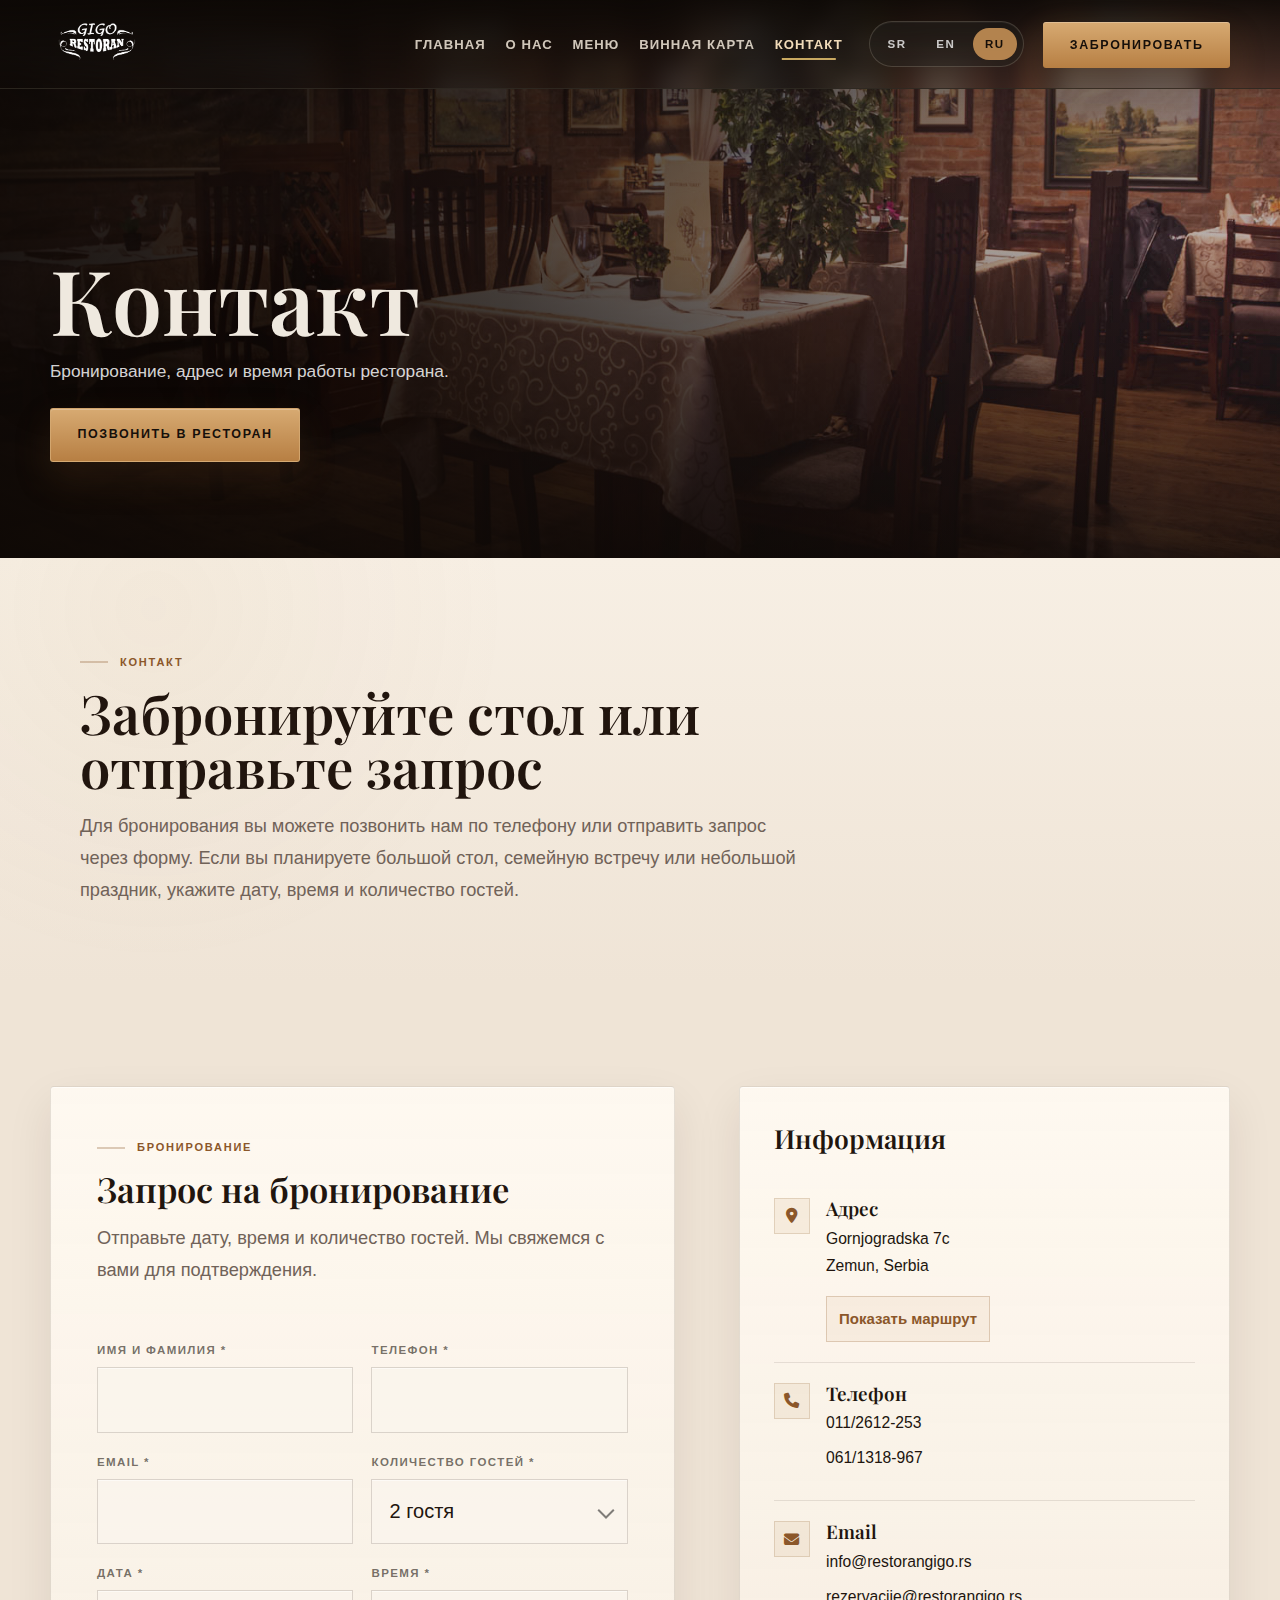
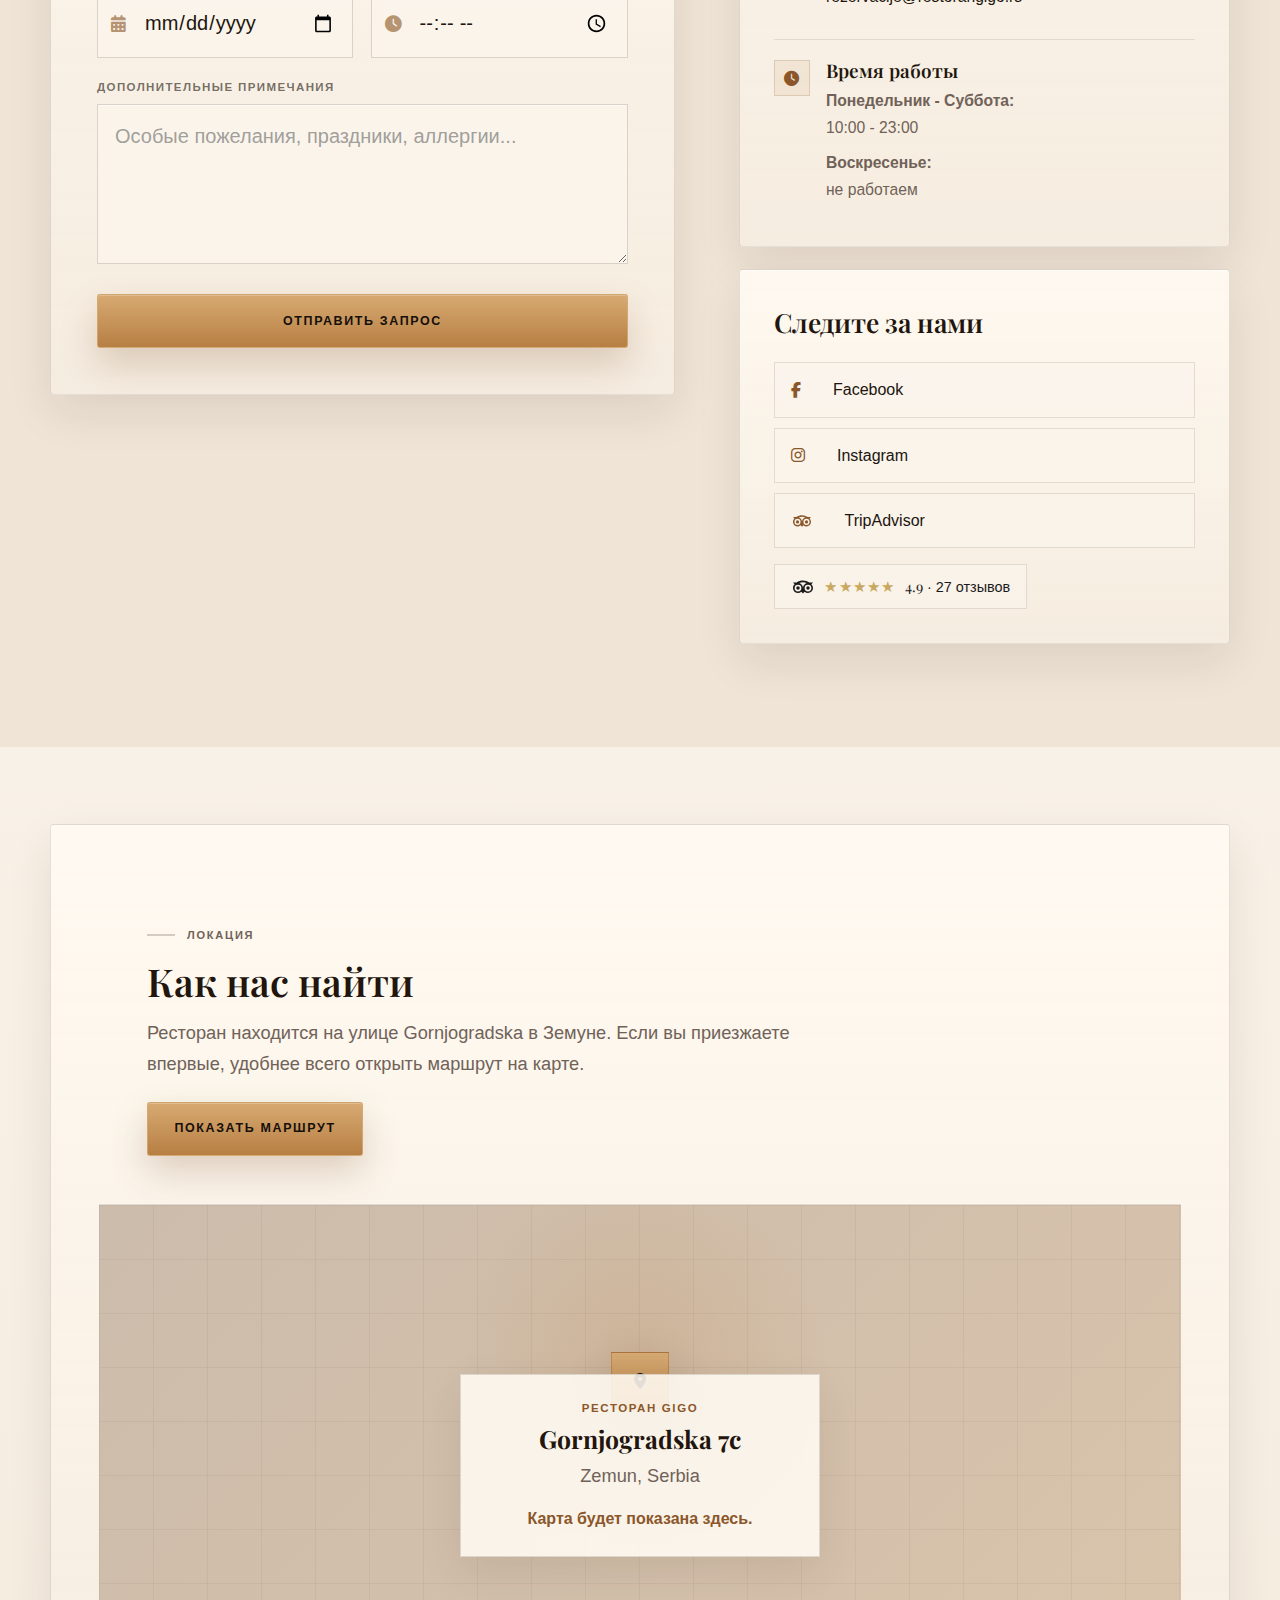
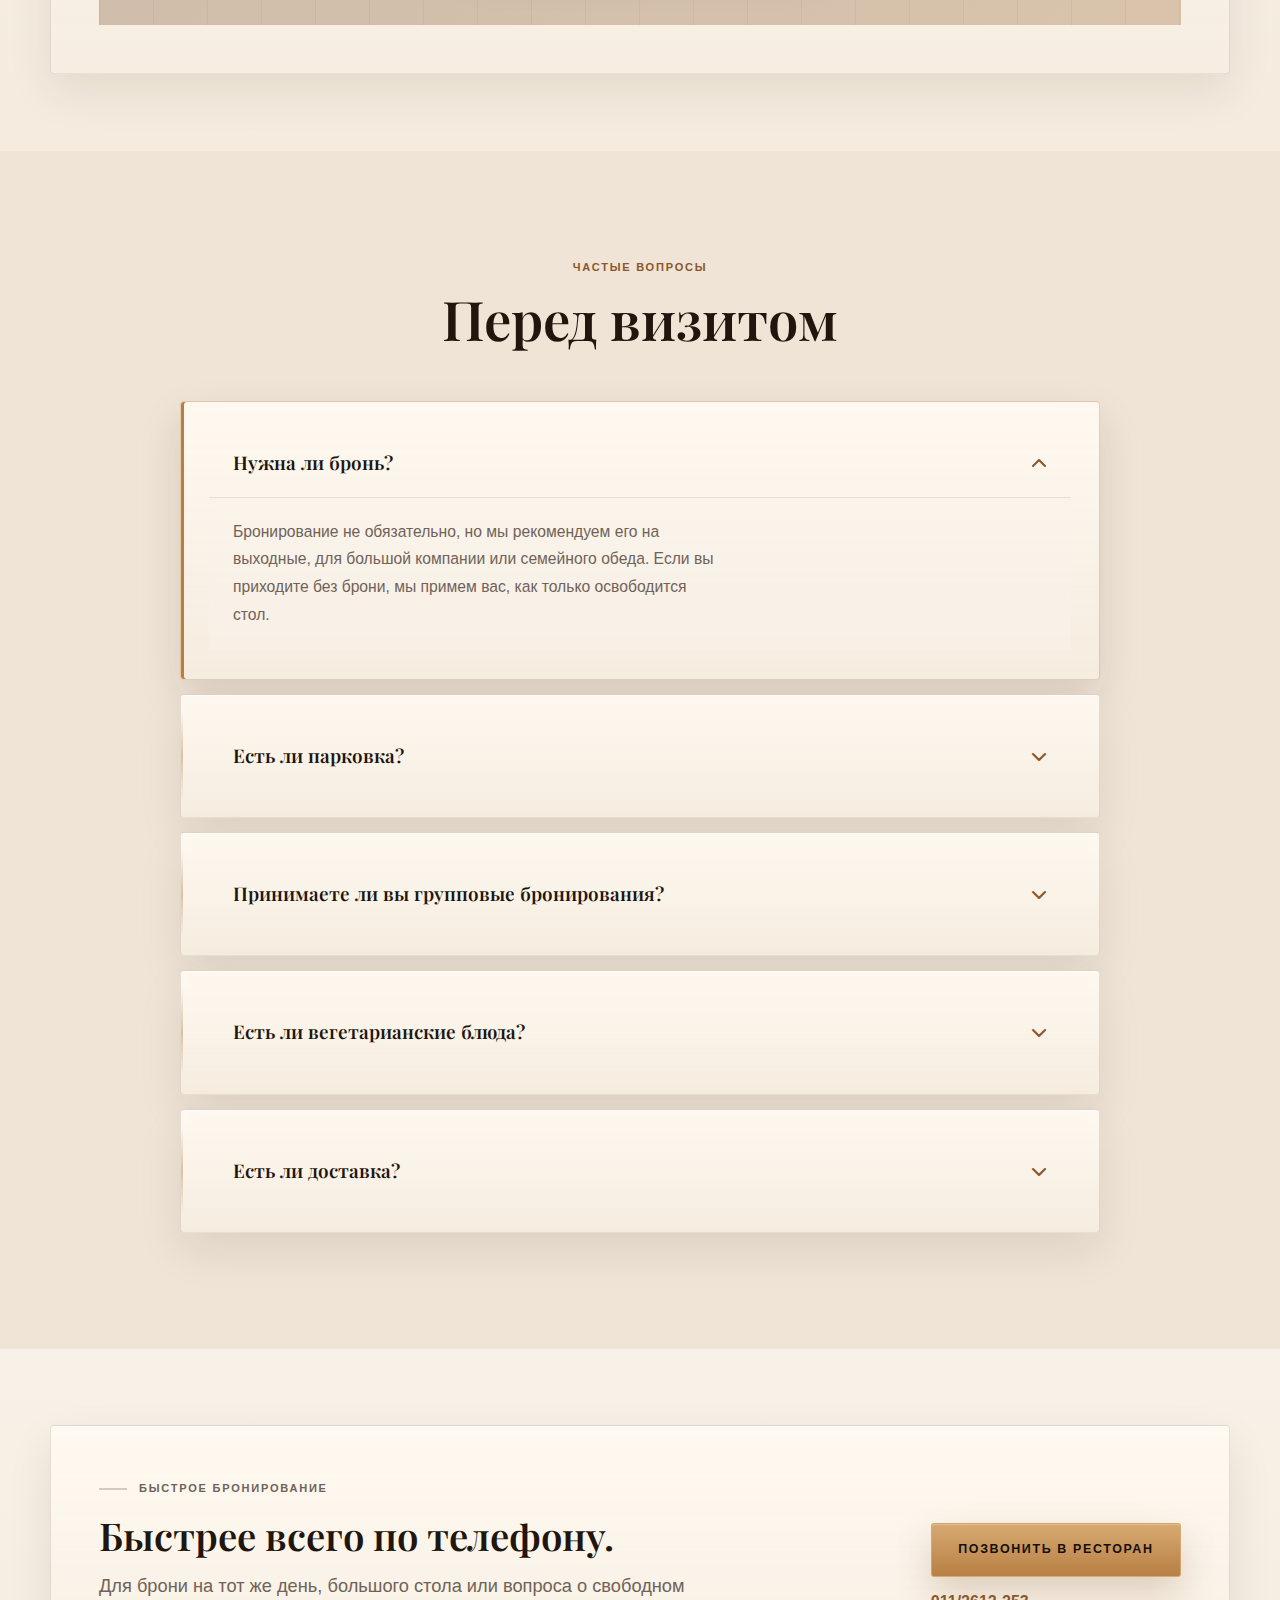
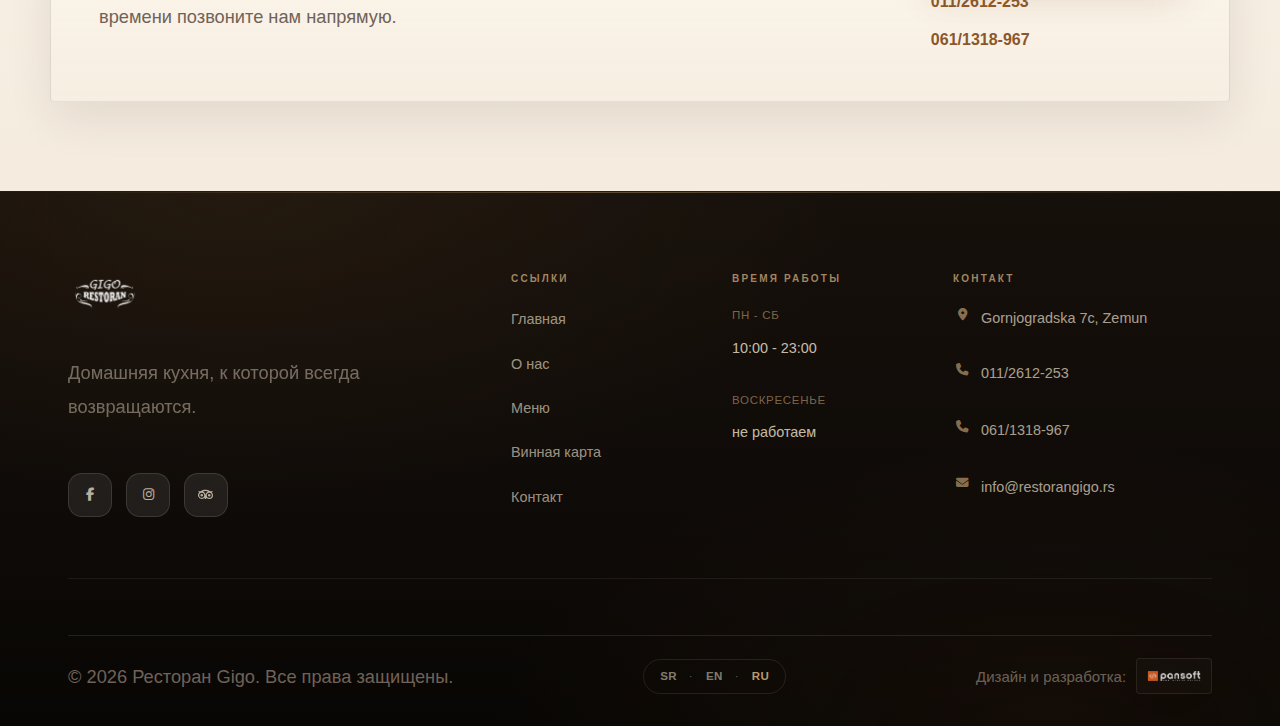
<file: ru/kontakt.html>
<!DOCTYPE html>
<html lang="ru">
<head>
    <meta charset="UTF-8">
    <meta name="viewport" content="width=device-width, initial-scale=1.0">
    <meta name="description" content="Контакт ресторана Gigo - бронирование, адрес, время работы и маршрут до ресторана в Земуне.">
    <title>Контакт - Ресторан Gigo</title>
    <link rel="stylesheet" href="../css/style.css">
    <link rel="stylesheet" href="../css/pages.css">
    <link rel="stylesheet" href="../css/landing.css">
    <link rel="preconnect" href="https://fonts.googleapis.com">
    <link rel="preconnect" href="https://fonts.gstatic.com" crossorigin>
    <link href="https://fonts.googleapis.com/css2?family=Playfair+Display:ital,wght@0,400;0,600;0,700;1,400;1,600&family=Lato:wght@300;400;700&family=DM+Sans:wght@300;400;500;600;700&display=swap" rel="stylesheet">
    <link rel="stylesheet" href="https://cdnjs.cloudflare.com/ajax/libs/font-awesome/6.4.0/css/all.min.css">
</head>
<body class="page-contact page-home-modern">
    <nav class="navbar" id="navbar"><div class="container"><div class="nav-wrapper"><a href="index.html" class="logo" aria-label="Ресторан Gigo"><img src="../images/logo-beli.png" alt="Ресторан Gigo" class="logo-img" data-logo-default="../images/logo-beli.png" data-logo-inverse="../images/logo-beli.png"><span class="visually-hidden">Ресторан Gigo</span></a><button class="mobile-toggle" id="mobileToggle" aria-label="Открыть меню"><span></span><span></span><span></span></button><ul class="nav-menu" id="navMenu"><li><a href="index.html" class="nav-link">Главная</a></li><li><a href="o-nama.html" class="nav-link">О нас</a></li><li><a href="jelovnik.html" class="nav-link">Меню</a></li><li><a href="vinska-karta.html" class="nav-link">Винная карта</a></li><li><a href="kontakt.html" class="nav-link active" aria-current="page">Контакт</a></li><li class="nav-lang"><div class="lang-switch" aria-label="Выбор языка"><a href="../kontakt.html">SR</a><a href="../en/kontakt.html">EN</a><a href="kontakt.html" class="active" aria-current="page">RU</a></div></li><li><a href="tel:+381112612253" class="btn-reserve">Забронировать</a></li></ul></div></div></nav>

    <section class="page-header contact-header"><div class="page-header-overlay"></div><div class="container"><div class="page-header-content"><h1>Контакт</h1><p>Бронирование, адрес и время работы ресторана.</p><div class="page-header-actions page-header-actions--contact" aria-label="Быстрое действие"><a href="tel:+381112612253" class="btn btn-primary">Позвонить в ресторан</a></div></div></div></section>

    <section class="contact-intro section-padding"><div class="container contact-intro-inner"><p class="section-subtitle">Контакт</p><h2 class="section-title">Забронируйте стол или отправьте запрос</h2><p>Для бронирования вы можете позвонить нам по телефону или отправить запрос через форму. Если вы планируете большой стол, семейную встречу или небольшой праздник, укажите дату, время и количество гостей.</p></div></section>

    <section class="contact-section section-padding"><div class="container"><div class="contact-grid"><div class="contact-form-wrapper"><div class="section-header"><span class="section-subtitle">Бронирование</span><h2 class="section-title">Запрос на бронирование</h2><p>Отправьте дату, время и количество гостей. Мы свяжемся с вами для подтверждения.</p></div><form class="contact-form" id="contactForm"><div class="form-row"><div class="form-group"><label for="name">Имя и фамилия *</label><input type="text" id="name" name="name" required></div><div class="form-group"><label for="phone">Телефон *</label><input type="tel" id="phone" name="phone" required></div></div><div class="form-row"><div class="form-group"><label for="email">Email *</label><input type="email" id="email" name="email" required></div><div class="form-group"><label for="guests">Количество гостей *</label><div class="select-wrap"><select id="guests" name="guests" required><option value="">Выберите</option><option value="1">1 гость</option><option value="2" selected>2 гостя</option><option value="3">3 гостя</option><option value="4">4 гостя</option><option value="5">5 гостей</option><option value="6">6 гостей</option><option value="7+">7+ гостей</option></select></div></div></div><div class="form-row"><div class="form-group"><label for="date">Дата *</label><div class="input-icon" data-icon="calendar"><i class="fas fa-calendar-alt" aria-hidden="true"></i><input type="date" id="date" name="date" required></div></div><div class="form-group"><label for="time">Время *</label><div class="input-icon" data-icon="clock"><i class="fas fa-clock" aria-hidden="true"></i><input type="time" id="time" name="time" required></div></div></div><div class="form-group"><label for="message">Дополнительные примечания</label><textarea id="message" name="message" rows="4" placeholder="Особые пожелания, праздники, аллергии..."></textarea></div><button type="submit" class="btn btn-primary">Отправить запрос</button><div class="form-message" id="formMessage"></div></form></div>

    <div class="contact-info-wrapper"><div class="contact-info-card"><h3>Информация</h3><div class="contact-info-item"><div class="contact-icon"><i class="fas fa-map-marker-alt"></i></div><div class="contact-details"><h4>Адрес</h4><p><a class="contact-link" href="https://www.google.com/maps/search/?api=1&query=Gornjogradska%207c%2C%20Zemun%2C%20Serbia" target="_blank" rel="noopener noreferrer">Gornjogradska 7c<br>Zemun, Serbia</a></p><a class="contact-action" href="https://www.google.com/maps/dir/?api=1&destination=Gornjogradska%207c%2C%20Zemun%2C%20Serbia" target="_blank" rel="noopener noreferrer">Показать маршрут</a></div></div><div class="contact-info-item"><div class="contact-icon"><i class="fas fa-phone"></i></div><div class="contact-details"><h4>Телефон</h4><p><a href="tel:+381112612253">011/2612-253</a></p><p><a href="tel:+381611318967">061/1318-967</a></p></div></div><div class="contact-info-item"><div class="contact-icon"><i class="fas fa-envelope"></i></div><div class="contact-details"><h4>Email</h4><p><a href="mailto:info@restorangigo.rs">info@restorangigo.rs</a></p><p><a href="mailto:rezervacije@restorangigo.rs">rezervacije@restorangigo.rs</a></p></div></div><div class="contact-info-item"><div class="contact-icon"><i class="fas fa-clock"></i></div><div class="contact-details"><h4>Время работы</h4><p><strong>Понедельник - Суббота:</strong><br>10:00 - 23:00</p><p><strong>Воскресенье:</strong><br>не работаем</p></div></div></div><div class="contact-social"><h4>Следите за нами</h4><div class="social-links-large"><a href="#" aria-label="Facebook" class="social-link"><i class="fab fa-facebook-f"></i><span>Facebook</span></a><a href="#" aria-label="Instagram" class="social-link"><i class="fab fa-instagram"></i><span>Instagram</span></a><a href="https://www.tripadvisor.com/Restaurant_Review-g1898555-d7704633-Reviews-Restoran_Gigo-Zemun_Belgrade.html" target="_blank" rel="noopener noreferrer" aria-label="TripAdvisor" class="social-link"><i class="fab fa-tripadvisor"></i><span>TripAdvisor</span></a></div><div class="ta-badge"><a href="https://www.tripadvisor.com/Restaurant_Review-g1898555-d7704633-Reviews-Restoran_Gigo-Zemun_Belgrade.html" target="_blank" rel="noopener noreferrer"><i class="fab fa-tripadvisor" aria-hidden="true"></i><span class="ta-badge-stars" aria-label="Оценка 5 из 5">★★★★★</span><span class="ta-badge-meta"><strong>4.9</strong> · 27 отзывов</span></a></div></div></div></div></div></section>

    <section class="map-section"><div class="container"><div class="map-card"><div class="map-card-header"><p class="section-subtitle">Локация</p><h2 class="map-title">Как нас найти</h2><p>Ресторан находится на улице Gornjogradska в Земуне. Если вы приезжаете впервые, удобнее всего открыть маршрут на карте.</p><a class="btn btn-primary map-directions" href="https://www.google.com/maps/dir/?api=1&destination=Gornjogradska%207c%2C%20Zemun%2C%20Serbia" target="_blank" rel="noopener noreferrer">Показать маршрут</a></div><div class="map-container map-placeholder" aria-label="Карта расположения ресторана Gigo"><div class="map-grid" aria-hidden="true"></div><div class="map-marker" aria-hidden="true"><i class="fas fa-map-marker-alt"></i></div><div class="map-location-card"><span>Ресторан Gigo</span><strong>Gornjogradska 7c</strong><p>Zemun, Serbia</p><a href="https://www.google.com/maps/search/?api=1&query=Gornjogradska%207c%2C%20Zemun%2C%20Serbia" target="_blank" rel="noopener noreferrer">Карта будет показана здесь.</a></div></div></div></div></section>

    <section class="faq-section section-padding bg-light"><div class="container"><div class="section-header center"><span class="section-subtitle">Частые вопросы</span><h2 class="section-title">Перед визитом</h2></div><div class="faq-wrapper"><div class="faq-item"><button class="faq-question" type="button" id="faq-q-1" aria-expanded="true" aria-controls="faq-a-1"><span>Нужна ли бронь?</span><i class="fas fa-chevron-down" aria-hidden="true"></i></button><div class="faq-answer" id="faq-a-1" role="region" aria-labelledby="faq-q-1"><p>Бронирование не обязательно, но мы рекомендуем его на выходные, для большой компании или семейного обеда. Если вы приходите без брони, мы примем вас, как только освободится стол.</p></div></div><div class="faq-item"><button class="faq-question" type="button" id="faq-q-2" aria-expanded="false" aria-controls="faq-a-2"><span>Есть ли парковка?</span><i class="fas fa-chevron-down" aria-hidden="true"></i></button><div class="faq-answer" id="faq-a-2" role="region" aria-labelledby="faq-q-2"><p>Парковка зависит от текущей загруженности вокруг ресторана. Если вы приезжаете впервые, позвоните нам, и мы подскажем, что будет удобнее.</p></div></div><div class="faq-item"><button class="faq-question" type="button" id="faq-q-3" aria-expanded="false" aria-controls="faq-a-3"><span>Принимаете ли вы групповые бронирования?</span><i class="fas fa-chevron-down" aria-hidden="true"></i></button><div class="faq-answer" id="faq-a-3" role="region" aria-labelledby="faq-q-3"><p>Да, мы принимаем бронирования для больших столов и небольших праздников. Лучше связаться с нами заранее, чтобы согласовать время и рассадку.</p></div></div><div class="faq-item"><button class="faq-question" type="button" id="faq-q-4" aria-expanded="false" aria-controls="faq-a-4"><span>Есть ли вегетарианские блюда?</span><i class="fas fa-chevron-down" aria-hidden="true"></i></button><div class="faq-answer" id="faq-a-4" role="region" aria-labelledby="faq-q-4"><p>В меню есть салаты, закуски и отдельные блюда без мяса. За конкретной рекомендацией лучше обратиться к персоналу при бронировании или по прибытии.</p></div></div><div class="faq-item"><button class="faq-question" type="button" id="faq-q-5" aria-expanded="false" aria-controls="faq-a-5"><span>Есть ли доставка?</span><i class="fas fa-chevron-down" aria-hidden="true"></i></button><div class="faq-answer" id="faq-a-5" role="region" aria-labelledby="faq-q-5"><p>Ресторан в первую очередь предназначен для гостей, которые приходят к нам. О возможности заказа или самовывоза лучше уточнить по телефону.</p></div></div></div></div></section>

    <section class="contact-phone-cta section-padding"><div class="container contact-phone-panel"><div><p class="section-subtitle">Быстрое бронирование</p><h2>Быстрее всего по телефону.</h2><p>Для брони на тот же день, большого стола или вопроса о свободном времени позвоните нам напрямую.</p></div><div class="contact-phone-actions"><a href="tel:+381112612253" class="btn btn-primary">Позвонить в ресторан</a><a href="tel:+381112612253" class="contact-phone-number">011/2612-253</a><a href="tel:+381611318967" class="contact-phone-number">061/1318-967</a></div></div></section>

    <footer class="footer footer--home"><div class="footer-inner"><div class="footer-grid"><div class="footer-col footer-col--brand"><a href="index.html" class="footer-brand" aria-label="Ресторан Gigo"><img src="../images/logo-beli.png" alt="Ресторан Gigo" class="footer-logo"></a><p class="footer-tagline">Домашняя кухня, к которой всегда возвращаются.</p><div class="social-links"><a href="#" aria-label="Facebook"><i class="fab fa-facebook-f"></i></a><a href="#" aria-label="Instagram"><i class="fab fa-instagram"></i></a><a href="https://www.tripadvisor.com/Restaurant_Review-g1898555-d7704633-Reviews-Restoran_Gigo-Zemun_Belgrade.html" target="_blank" rel="noopener noreferrer" aria-label="TripAdvisor"><i class="fab fa-tripadvisor"></i></a></div></div><div class="footer-col"><h4>Ссылки</h4><ul class="footer-links"><li><a href="index.html">Главная</a></li><li><a href="o-nama.html">О нас</a></li><li><a href="jelovnik.html">Меню</a></li><li><a href="vinska-karta.html">Винная карта</a></li><li><a href="kontakt.html">Контакт</a></li></ul></div><div class="footer-col"><h4>Время работы</h4><ul class="footer-info"><li><span class="fi-label">Пн - Сб</span><span class="fi-value">10:00 - 23:00</span></li><li><span class="fi-label">Воскресенье</span><span class="fi-value">не работаем</span></li></ul></div><div class="footer-col"><h4>Контакт</h4><ul class="footer-info footer-info--contact"><li><i class="fas fa-map-marker-alt"></i><span>Gornjogradska 7c, Zemun</span></li><li><i class="fas fa-phone"></i><a href="tel:+381112612253">011/2612-253</a></li><li><i class="fas fa-phone"></i><a href="tel:+381611318967">061/1318-967</a></li><li><i class="fas fa-envelope"></i><a href="mailto:info@restorangigo.rs">info@restorangigo.rs</a></li></ul></div></div><div class="footer-bottom"><p class="footer-copy">&copy; 2026 Ресторан Gigo. Все права защищены.</p><div class="footer-lang" aria-label="Language"><a href="../kontakt.html">SR</a><span aria-hidden="true">·</span><a href="../en/kontakt.html">EN</a><span aria-hidden="true">·</span><a href="kontakt.html" class="active" aria-current="page">RU</a></div><div class="footer-credit"><span>Дизайн и разработка:</span><a href="https://pansoft.rs" target="_blank" rel="noopener noreferrer" aria-label="Pansoft"><img src="../images/pansoft%20logo%20bela%20slova-01.png" alt="Pansoft" class="footer-credit-logo"></a></div></div></div></footer>
    <button class="back-to-top" id="backToTop" aria-label="Наверх"><i class="fas fa-arrow-up"></i></button>
    <script src="../js/main.js"></script>
</body>
</html>
</file>
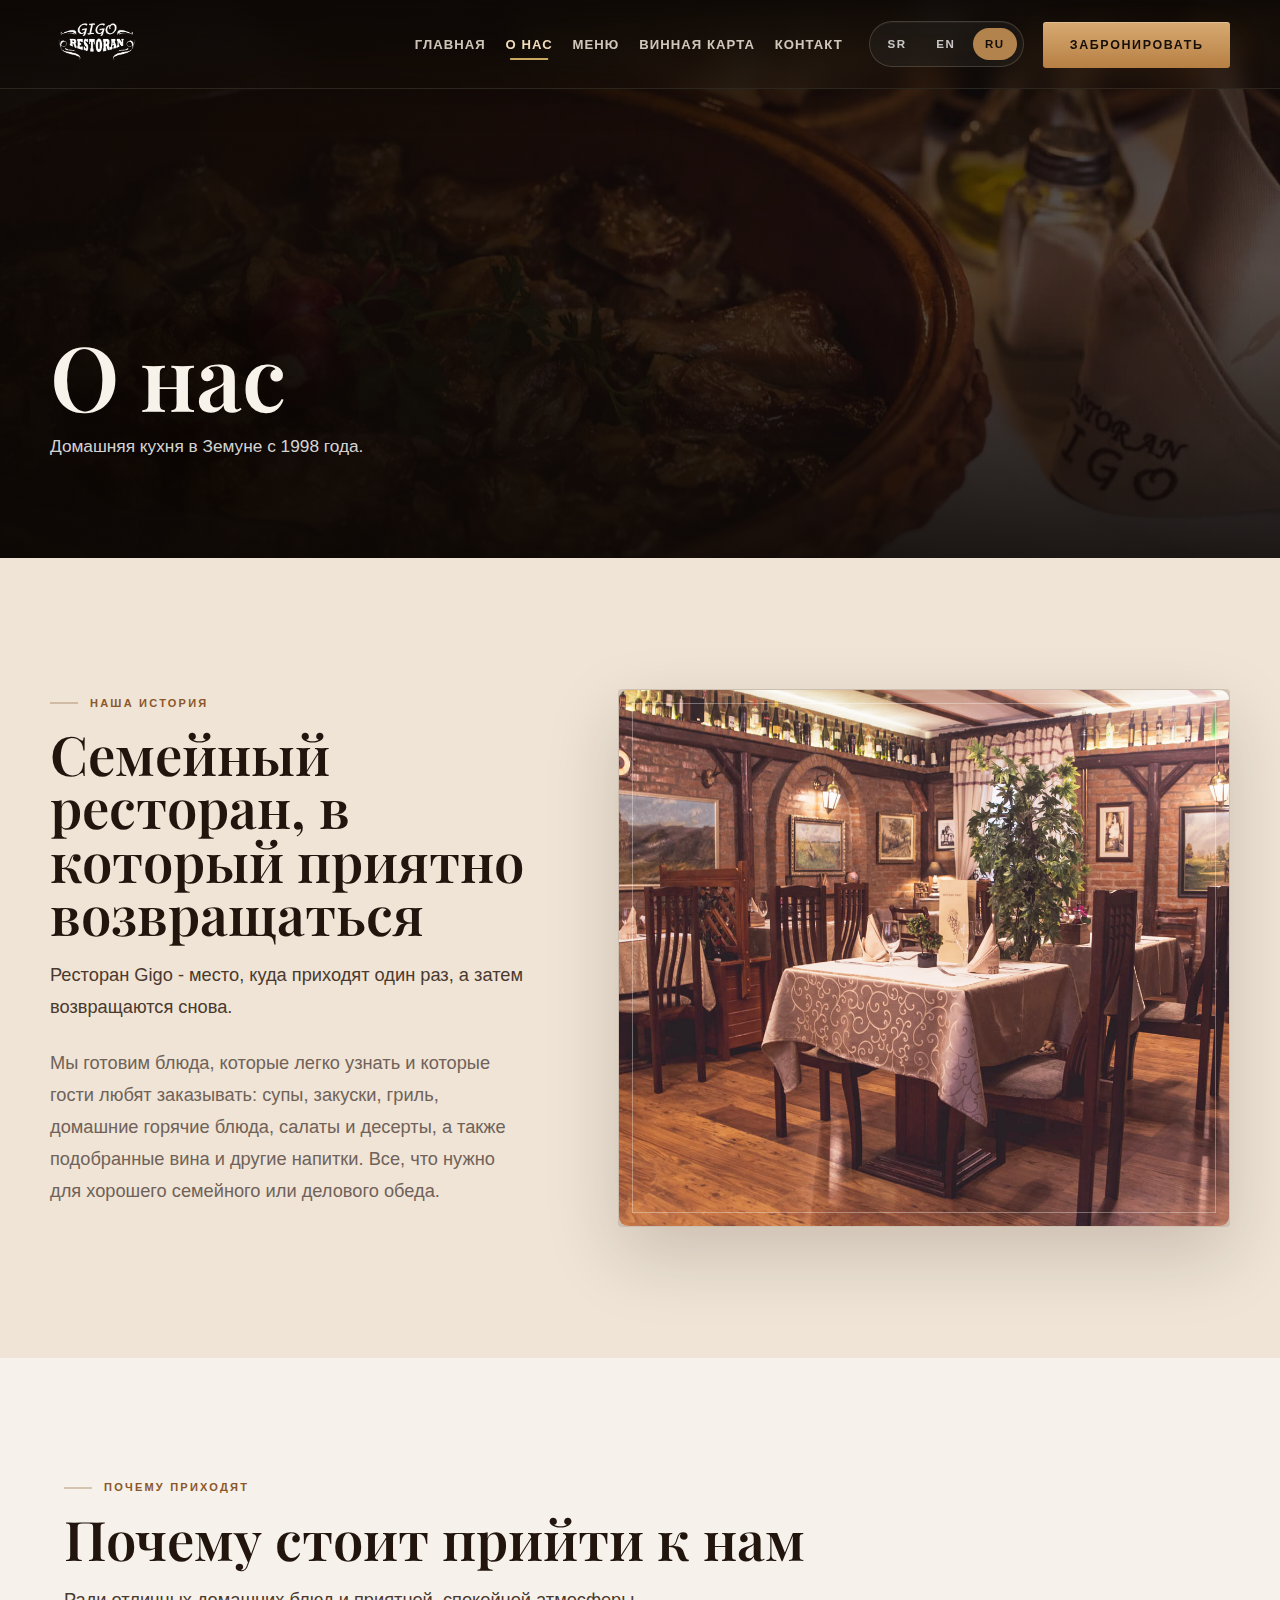
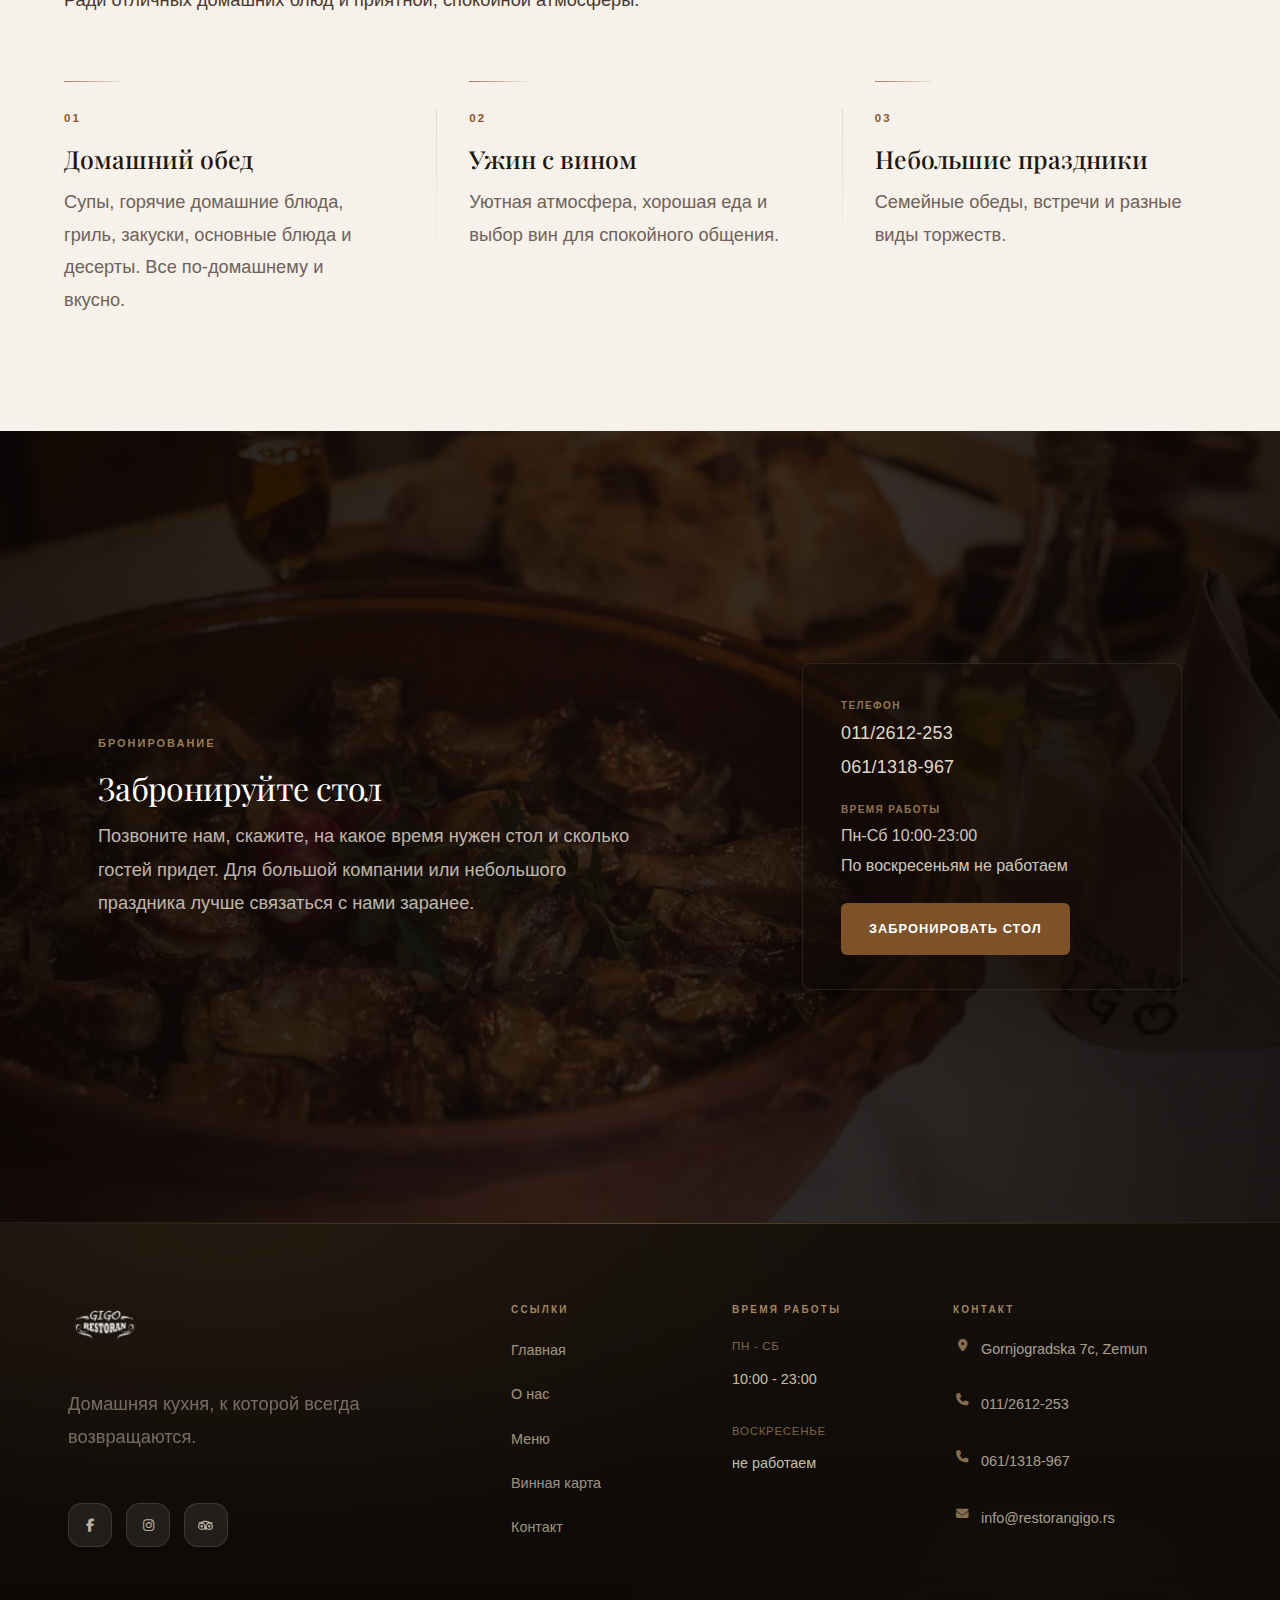
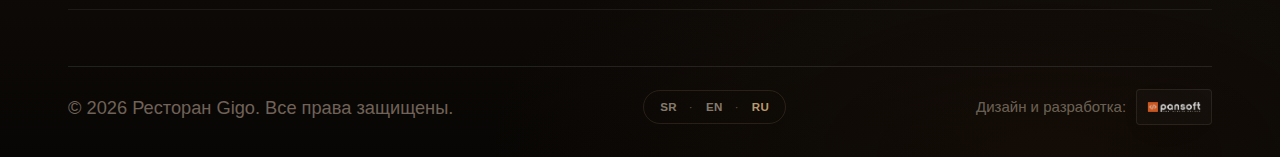
<file: ru/o-nama.html>
<!DOCTYPE html>
<html lang="ru">
<head>
    <meta charset="UTF-8">
    <meta name="viewport" content="width=device-width, initial-scale=1.0">
    <meta name="description" content="Ресторан Gigo в Земуне - домашний обед, ужин, семейные встречи и любимые блюда, которые гости часто заказывают снова.">
    <title>О нас - Ресторан Gigo</title>
    <link rel="stylesheet" href="../css/style.css">
    <link rel="stylesheet" href="../css/pages.css">
    <link rel="stylesheet" href="../css/landing.css">
    <link rel="preconnect" href="https://fonts.googleapis.com">
    <link rel="preconnect" href="https://fonts.gstatic.com" crossorigin>
    <link href="https://fonts.googleapis.com/css2?family=Playfair+Display:ital,wght@0,400;0,600;0,700;1,400;1,600&family=Lato:wght@300;400;700&family=DM+Sans:wght@300;400;500;600;700&display=swap" rel="stylesheet">
    <link rel="stylesheet" href="https://cdnjs.cloudflare.com/ajax/libs/font-awesome/6.4.0/css/all.min.css">
</head>
<body class="page-about page-home-modern">
    <nav class="navbar" id="navbar">
        <div class="container">
            <div class="nav-wrapper">
                <a href="index.html" class="logo" aria-label="Ресторан Gigo">
                    <img src="../images/logo-beli.png" alt="" class="logo-img" data-logo-default="../images/logo-beli.png" data-logo-inverse="../images/logo-beli.png">
                </a>
                <button class="mobile-toggle" id="mobileToggle" aria-label="Открыть меню"><span></span><span></span><span></span></button>
                <ul class="nav-menu" id="navMenu">
                    <li><a href="index.html" class="nav-link">Главная</a></li>
                    <li><a href="o-nama.html" class="nav-link active" aria-current="page">О нас</a></li>
                    <li><a href="jelovnik.html" class="nav-link">Меню</a></li>
                    <li><a href="vinska-karta.html" class="nav-link">Винная карта</a></li>
                    <li><a href="kontakt.html" class="nav-link">Контакт</a></li>
                    <li class="nav-lang"><div class="lang-switch" aria-label="Выбор языка"><a href="../o-nama.html">SR</a><a href="../en/o-nama.html">EN</a><a href="o-nama.html" class="active" aria-current="page">RU</a></div></li>
                    <li><a href="tel:+381112612253" class="btn-reserve">Забронировать</a></li>
                </ul>
            </div>
        </div>
    </nav>

    <section class="page-header about-header">
        <div class="page-header-overlay"></div>
        <div class="container">
            <div class="page-header-content">
                <h1>О нас</h1>
                <p>Домашняя кухня в Земуне с 1998 года.</p>
            </div>
        </div>
    </section>

    <section class="story-section section-padding">
        <div class="container">
            <div class="section-grid">
                <div class="story-content">
                    <p class="section-subtitle">Наша история</p>
                    <h2 class="section-title">Семейный ресторан, в который приятно возвращаться</h2>
                    <div class="story-image-inline" aria-hidden="true"><img src="../images/image-30.jpg" alt="" role="presentation" loading="lazy"></div>
                    <p class="text-large">Ресторан Gigo - место, куда приходят один раз, а затем возвращаются снова.</p>
                    <p>Мы готовим блюда, которые легко узнать и которые гости любят заказывать: супы, закуски, гриль, домашние горячие блюда, салаты и десерты, а также подобранные вина и другие напитки. Все, что нужно для хорошего семейного или делового обеда.</p>
                </div>
                <div class="story-image"><img src="../images/galerija%206.jpg" alt="Интерьер ресторана Gigo" loading="lazy"></div>
            </div>
        </div>
    </section>

    <section class="home-standards visit-reasons-section section-padding">
        <div class="container">
            <div class="standards-head">
                <p class="section-subtitle">Почему приходят</p>
                <h2 class="section-title">Почему стоит прийти к нам</h2>
                <p>Ради отличных домашних блюд и приятной, спокойной атмосферы.</p>
            </div>
            <div class="standards-grid">
                <div class="standard-line"><span>01</span><h3>Домашний обед</h3><p>Супы, горячие домашние блюда, гриль, закуски, основные блюда и десерты. Все по-домашнему и вкусно.</p></div>
                <div class="standard-line"><span>02</span><h3>Ужин с вином</h3><p>Уютная атмосфера, хорошая еда и выбор вин для спокойного общения.</p></div>
                <div class="standard-line"><span>03</span><h3>Небольшие праздники</h3><p>Семейные обеды, встречи и разные виды торжеств.</p></div>
            </div>
        </div>
    </section>

    <section class="home-final-cta cta-section--split">
        <div class="cta-overlay"></div>
        <div class="cta-split-container">
            <div class="cta-split-left"><span class="cta-label">Бронирование</span><h2 class="cta-split-title">Забронируйте стол</h2><p class="cta-split-text">Позвоните нам, скажите, на какое время нужен стол и сколько гостей придет. Для большой компании или небольшого праздника лучше связаться с нами заранее.</p></div>
            <div class="cta-split-right"><div class="cta-info-block"><div class="cta-info-item"><span class="cta-info-label">Телефон</span><a href="tel:+381112612253" class="cta-info-value">011/2612-253</a><a href="tel:+381611318967" class="cta-info-value">061/1318-967</a></div><div class="cta-info-item"><span class="cta-info-label">Время работы</span><span class="cta-info-value">Пн-Сб 10:00-23:00</span><span class="cta-info-value">По воскресеньям не работаем</span></div><a href="kontakt.html" class="cta-split-btn">Забронировать стол</a></div></div>
        </div>
    </section>

    <footer class="footer footer--home"><div class="footer-inner"><div class="footer-grid"><div class="footer-col footer-col--brand"><a href="index.html" class="footer-brand" aria-label="Ресторан Gigo"><img src="../images/logo-beli.png" alt="Ресторан Gigo" class="footer-logo"></a><p class="footer-tagline">Домашняя кухня, к которой всегда возвращаются.</p><div class="social-links"><a href="#" aria-label="Facebook"><i class="fab fa-facebook-f"></i></a><a href="#" aria-label="Instagram"><i class="fab fa-instagram"></i></a><a href="https://www.tripadvisor.com/Restaurant_Review-g1898555-d7704633-Reviews-Restoran_Gigo-Zemun_Belgrade.html" target="_blank" rel="noopener noreferrer" aria-label="TripAdvisor"><i class="fab fa-tripadvisor"></i></a></div></div><div class="footer-col"><h4>Ссылки</h4><ul class="footer-links"><li><a href="index.html">Главная</a></li><li><a href="o-nama.html">О нас</a></li><li><a href="jelovnik.html">Меню</a></li><li><a href="vinska-karta.html">Винная карта</a></li><li><a href="kontakt.html">Контакт</a></li></ul></div><div class="footer-col"><h4>Время работы</h4><ul class="footer-info"><li><span class="fi-label">Пн - Сб</span><span class="fi-value">10:00 - 23:00</span></li><li><span class="fi-label">Воскресенье</span><span class="fi-value">не работаем</span></li></ul></div><div class="footer-col"><h4>Контакт</h4><ul class="footer-info footer-info--contact"><li><i class="fas fa-map-marker-alt"></i><span>Gornjogradska 7c, Zemun</span></li><li><i class="fas fa-phone"></i><a href="tel:+381112612253">011/2612-253</a></li><li><i class="fas fa-phone"></i><a href="tel:+381611318967">061/1318-967</a></li><li><i class="fas fa-envelope"></i><a href="mailto:info@restorangigo.rs">info@restorangigo.rs</a></li></ul></div></div><div class="footer-bottom"><p class="footer-copy">&copy; 2026 Ресторан Gigo. Все права защищены.</p><div class="footer-lang" aria-label="Language"><a href="../o-nama.html">SR</a><span aria-hidden="true">·</span><a href="../en/o-nama.html">EN</a><span aria-hidden="true">·</span><a href="o-nama.html" class="active" aria-current="page">RU</a></div><div class="footer-credit"><span>Дизайн и разработка:</span><a href="https://pansoft.rs" target="_blank" rel="noopener noreferrer" aria-label="Pansoft"><img src="../images/pansoft%20logo%20bela%20slova-01.png" alt="Pansoft" class="footer-credit-logo"></a></div></div></div></footer>
    <button class="back-to-top" id="backToTop" aria-label="Наверх"><i class="fas fa-arrow-up"></i></button>
    <script src="../js/main.js"></script>
</body>
</html>
</file>
<file: css/style.css>
/* ====================================
   RESTORAN GIGO - MODERN UI/UX CSS
   Mobile First Design
   ==================================== */

/* ====================================
   CSS VARIABLES & RESET
   ==================================== */
:root {
    /* Colors */
    --primary-color: #c9a961;
    --primary-dark: #a38544;
    --primary-light: #e5d4a3;
    --secondary-color: #2c2c2c;
    --secondary-light: #3d3d3d;
    --accent-color: #8b6f47;
    --text-dark: #1a1a1a;
    --text-light: #666666;
    --text-white: #ffffff;
    --bg-light: #f8f8f8;
    --bg-dark: #2c2c2c;
    --border-color: #e0e0e0;
    --success-color: #28a745;
    --error-color: #dc3545;
    
    /* Typography */
    --font-primary: 'Manrope', sans-serif;
    --font-heading: 'Playfair Display', serif;
    
    /* Type Scale - Modular Scale (1.25 - Major Third) */
    --text-xs: clamp(0.75rem, 0.7rem + 0.25vw, 0.813rem);
    --text-sm: clamp(0.875rem, 0.825rem + 0.25vw, 0.938rem);
    --text-base: clamp(1rem, 0.95rem + 0.25vw, 1.063rem);
    --text-lg: clamp(1.125rem, 1.05rem + 0.375vw, 1.25rem);
    --text-xl: clamp(1.25rem, 1.15rem + 0.5vw, 1.5rem);
    --text-2xl: clamp(1.5rem, 1.35rem + 0.75vw, 1.875rem);
    --text-3xl: clamp(1.875rem, 1.65rem + 1.125vw, 2.375rem);
    --text-4xl: clamp(2.25rem, 1.95rem + 1.5vw, 3rem);
    --text-5xl: clamp(3rem, 2.5rem + 2.5vw, 4rem);
    --text-6xl: clamp(3.75rem, 3rem + 3.75vw, 5.5rem);
    
    /* Line Heights */
    --leading-none: 1;
    --leading-tight: 1.15;
    --leading-snug: 1.3;
    --leading-normal: 1.5;
    --leading-relaxed: 1.65;
    --leading-loose: 1.8;
    
    /* Letter Spacing */
    --tracking-tighter: -0.05em;
    --tracking-tight: -0.025em;
    --tracking-normal: 0;
    --tracking-wide: 0.025em;
    --tracking-wider: 0.05em;
    --tracking-widest: 0.1em;
    
    /* Spacing */
    --spacing-xs: 0.5rem;
    --spacing-sm: 1rem;
    --spacing-md: 2rem;
    --spacing-lg: 4rem;
    --spacing-xl: 6rem;
    
    /* Transitions */
    --transition-fast: 0.2s ease;
    --transition-normal: 0.3s ease;
    --transition-slow: 0.5s ease;
    
    /* Shadows */
    --shadow-sm: 0 2px 4px rgba(0, 0, 0, 0.1);
    --shadow-md: 0 4px 12px rgba(0, 0, 0, 0.15);
    --shadow-lg: 0 8px 24px rgba(0, 0, 0, 0.2);
    
    /* Border Radius */
    --radius-sm: 4px;
    --radius-md: 8px;
    --radius-lg: 16px;
    --radius-xl: 24px;

    /* ====================================
       GIGO TOKENS (prefixed)
       ==================================== */
    --gigo-container-max: 1280px;
    --gigo-gutter: clamp(16px, 3.2vw, 32px);

    --gigo-section-py-mobile: 48px;
    --gigo-section-py-tablet: 64px;
    --gigo-section-py-desktop: 88px;

    --gigo-radius-card: 16px;
    --gigo-radius-btn: 12px;

    --gigo-shadow-card: 0 10px 28px rgba(0, 0, 0, 0.12);
    --gigo-shadow-card-hover: 0 18px 44px rgba(0, 0, 0, 0.18);

    --gigo-transition-ui: 200ms ease;
}

/* Reset & Base Styles */
* {
    margin: 0;
    padding: 0;
    box-sizing: border-box;
}

html {
    scroll-behavior: smooth;
    font-size: 16px;
    scroll-padding-top: 88px;
}

@media (min-width: 1024px) {
    html {
        scroll-padding-top: 104px;
    }
}

body {
    font-family: var(--font-primary);
    color: var(--text-dark);
    line-height: var(--leading-relaxed);
    overflow-x: hidden;
    background-color: var(--text-white);
    font-weight: 400;
    font-size: var(--text-base);
    -webkit-font-smoothing: antialiased;
    -moz-osx-font-smoothing: grayscale;
    text-rendering: optimizeLegibility;
    font-kerning: normal;
    font-feature-settings: "kern" 1, "liga" 1, "clig" 1, "calt" 1;
}

img {
    max-width: 100%;
    height: auto;
    display: block;
}

a {
    text-decoration: none;
    color: inherit;
    transition: var(--transition-normal);
}

ul {
    list-style: none;
}

button {
    border: none;
    background: none;
    cursor: pointer;
    font-family: inherit;
}

.visually-hidden {
    position: absolute !important;
    width: 1px;
    height: 1px;
    padding: 0;
    margin: -1px;
    overflow: hidden;
    clip: rect(0, 0, 0, 0);
    white-space: nowrap;
    border: 0;
}
:where(a, button, input, select, textarea, [tabindex]):focus-visible {
    outline: 2px solid var(--primary-color);
    outline-offset: 3px;
    border-radius: inherit;
}

/* Anchor jumps (fixed navbar): keep targets visible */
:target {
    scroll-margin-top: calc(var(--navbar-sticky-offset, 96px) + 12px);
}

/* Form controls: inherit site typography by default */
input,
select,
textarea {
    font: inherit;
    color: inherit;
}

:where(a, button) {
    -webkit-tap-highlight-color: transparent;
}

@media (prefers-reduced-motion: reduce) {
    html {
        scroll-behavior: auto;
    }

    *,
    *::before,
    *::after {
        animation-duration: 0.001ms !important;
        animation-iteration-count: 1 !important;
        transition-duration: 0.001ms !important;
    }
}

/* ====================================
   TYPOGRAPHY
   ==================================== */
h1, h2, h3, h4, h5, h6 {
    font-family: var(--font-heading);
    font-weight: 500;
    line-height: 1.2;
    margin-bottom: 1.25rem;
    letter-spacing: -0.02em;
}

h1 {
    font-size: clamp(2.5rem, 5vw + 1rem, 4.5rem);
    line-height: 1.15;
    letter-spacing: -0.025em;
    font-weight: 500;
    margin-bottom: 1.5rem;
}

h2 {
    font-size: clamp(2rem, 4vw + 0.5rem, 3.25rem);
    line-height: 1.2;
    letter-spacing: -0.02em;
    font-weight: 500;
    margin-bottom: 1.25rem;
}

h3 {
    font-size: clamp(1.5rem, 2.5vw + 0.5rem, 2rem);
    line-height: 1.3;
    letter-spacing: -0.015em;
    font-weight: 500;
    margin-bottom: 1rem;
}

h4 {
    font-size: clamp(1.25rem, 2vw + 0.25rem, 1.5rem);
    line-height: 1.4;
    letter-spacing: 0;
    font-weight: 600;
    margin-bottom: 0.875rem;
}

h5 {
    font-size: clamp(1.125rem, 1.5vw + 0.25rem, 1.25rem);
    line-height: 1.4;
    letter-spacing: 0;
    font-weight: 600;
    margin-bottom: 0.75rem;
}

h6 {
    font-size: 1.125rem;
    line-height: 1.5;
    letter-spacing: 0;
    font-weight: 600;
    margin-bottom: 0.75rem;
}

p {
    margin-bottom: 1.25rem;
    letter-spacing: 0;
    line-height: 1.7;
    max-width: 65ch;
}

.text-large {
    font-size: clamp(1.125rem, 1.5vw + 0.25rem, 1.375rem);
    line-height: 1.75;
    letter-spacing: 0;
    max-width: 60ch;
}

.text-small {
    font-size: 0.9375rem;
    line-height: 1.6;
    letter-spacing: 0;
}

.light {
    color: var(--text-white);
}

/* ====================================
   LAYOUT
   ==================================== */
.container {
    width: 100%;
    max-width: var(--gigo-container-max);
    margin: 0 auto;
    padding: 0 var(--gigo-gutter);
}

@media (min-width: 768px) {
    .container {
        padding: 0 var(--gigo-gutter);
    }
}

@media (min-width: 1024px) {
    .container {
        max-width: var(--gigo-container-max);
        padding: 0 var(--gigo-gutter);
    }
}

.section-padding {
    padding: var(--gigo-section-py-mobile) 0;
}

@media (min-width: 768px) {
    .section-padding {
        padding: var(--gigo-section-py-tablet) 0;
    }
}

@media (min-width: 1024px) {
    .section-padding {
        padding: var(--gigo-section-py-desktop) 0;
    }
}

.section-padding-small {
    padding: var(--spacing-md) 0;
}

.bg-light {
    background-color: var(--bg-light);
}

.bg-dark {
    background-color: var(--bg-dark);
    position: relative;
}

.bg-dark::before {
    content: '';
    position: absolute;
    top: 0;
    left: 0;
    right: 0;
    bottom: 0;
    background-image: 
        radial-gradient(circle at 20% 50%, rgba(201, 169, 97, 0.03) 0%, transparent 50%),
        radial-gradient(circle at 80% 80%, rgba(201, 169, 97, 0.02) 0%, transparent 50%);
    pointer-events: none;
}

/* Section Headers */
.section-header {
    margin-bottom: var(--spacing-lg);
}

@media (min-width: 1024px) {
    .section-header {
        margin-bottom: 64px;
    }
}

.section-header.center {
    text-align: center;
    max-width: 800px;
    margin-left: auto;
    margin-right: auto;
}

@media (min-width: 768px) {
    .section-header.center .section-subtitle {
        padding-left: 0;
    }
    
    .section-header.center .section-subtitle::before {
        display: none;
    }
}

.section-subtitle {
    display: inline-block;
    font-family: var(--font-primary);
    font-size: 0.8125rem;
    color: var(--primary-color);
    font-style: normal;
    margin-bottom: 0.75rem;
    letter-spacing: 0.14em;
    text-transform: uppercase;
    font-weight: 600;
    position: relative;
    padding-left: 40px;
}

.section-subtitle::before {
    content: '';
    position: absolute;
    left: 0;
    top: 50%;
    transform: translateY(-50%);
    width: 28px;
    height: 1px;
    background: linear-gradient(90deg, var(--primary-color), transparent);
}

.section-subtitle.light {
    color: var(--primary-light);
}

.section-subtitle.light::before {
    background: linear-gradient(90deg, var(--primary-light), transparent);
}

.section-title {
    color: var(--text-dark);
    margin-bottom: 1.5rem;
    font-weight: 600;
}

.section-title.light {
    color: var(--text-white);
}

@media (min-width: 1024px) {
    .section-title {
        font-size: clamp(2.25rem, 4vw + 0.5rem, 3.5rem);
        margin-bottom: 2rem;
        font-weight: 600;
        line-height: 1.2;
    }
}

.section-description {
    color: var(--text-light);
    font-size: clamp(1.0625rem, 1.5vw + 0.125rem, 1.25rem);
    line-height: 1.7;
    letter-spacing: 0;
    max-width: 60ch;
}

@media (min-width: 1024px) {
    .section-description {
        font-size: clamp(1.125rem, 1.5vw + 0.25rem, 1.375rem);
        line-height: 1.75;
        max-width: 65ch;
        margin-left: auto;
        margin-right: auto;
    }
}

/* Grid Layouts */
.section-grid {
    display: grid;
    gap: var(--spacing-lg);
    align-items: center;
}

@media (min-width: 768px) {
    .section-grid {
        grid-template-columns: 1fr 1fr;
    }
    
    .section-grid.reverse {
        direction: rtl;
    }
    
    .section-grid.reverse > * {
        direction: ltr;
    }
}

/* ====================================
   NAVIGATION
   ==================================== */
.navbar {
    position: fixed;
    top: 0;
    left: 0;
    right: 0;
    z-index: 1000;
    background-color: transparent;
    transition: background-color var(--gigo-transition-ui), backdrop-filter var(--gigo-transition-ui), box-shadow var(--gigo-transition-ui), padding var(--gigo-transition-ui);
    padding: var(--spacing-sm) 0;
}

.navbar.scrolled {
    background-color: rgba(18, 18, 18, 0.78);
    backdrop-filter: blur(14px);
    -webkit-backdrop-filter: blur(14px);
    box-shadow: 0 10px 30px rgba(0, 0, 0, 0.28);
    border-bottom: 1px solid rgba(255, 255, 255, 0.08);
    padding: var(--spacing-xs) 0;
}

@media (min-width: 1024px) {
    .navbar {
        padding: 20px 0;
    }
    
    .navbar.scrolled {
        padding: 12px 0;
    }
}

.nav-wrapper {
    display: flex;
    justify-content: space-between;
    align-items: center;
}

.logo {
    display: flex;
    align-items: center;
    gap: 10px;
    color: var(--text-white);
    z-index: 1001;
    line-height: 1;
}

.logo-img {
    height: 38px;
    width: auto;
    display: block;
}

.navbar.scrolled .logo-img {
    height: 34px;
}

@media (min-width: 1024px) {
    .navbar:not(.scrolled) .logo-img {
        height: 66px;
    }

    .navbar.scrolled .logo-img {
        height: 56px;
    }
}

.logo-text {
    display: inline-block;
}

.logo-highlight {
    color: var(--primary-color);
    margin-left: var(--spacing-xs);
}

/* Mobile Toggle */
.mobile-toggle {
    display: flex;
    flex-direction: column;
    gap: 5px;
    z-index: 1001;
    padding: var(--spacing-xs);
}
.mobile-toggle:focus-visible {
    outline-color: var(--primary-light);
}

.mobile-toggle span {
    width: 28px;
    height: 3px;
    background-color: var(--text-white);
    transition: var(--transition-normal);
    border-radius: 2px;
}

.mobile-toggle.active span:nth-child(1) {
    transform: rotate(45deg) translate(8px, 8px);
}

.mobile-toggle.active span:nth-child(2) {
    opacity: 0;
}

.mobile-toggle.active span:nth-child(3) {
    transform: rotate(-45deg) translate(7px, -7px);
}

/* Nav Menu - Mobile */
.nav-menu {
    position: fixed;
    top: 0;
    right: -100%;
    width: 100%;
    height: 100vh;
    background-color: rgba(28, 28, 28, 0.98);
    display: flex;
    flex-direction: column;
    justify-content: center;
    align-items: center;
    gap: var(--spacing-md);
    transition: var(--transition-normal);
    padding: var(--spacing-md);
}

.nav-menu.active {
    right: 0;
}

.nav-link {
    color: var(--text-white);
    font-size: 1.25rem;
    font-weight: 500;
    padding: var(--spacing-xs) var(--spacing-sm);
    position: relative;
    transition: color var(--gigo-transition-ui), opacity var(--gigo-transition-ui);
}

.navbar.scrolled .nav-link {
    color: rgba(255, 255, 255, 0.9);
}

.navbar.scrolled .nav-link:hover,
.navbar.scrolled .nav-link.active {
    color: var(--primary-color);
}

.nav-link::after {
    content: '';
    position: absolute;
    bottom: 0;
    left: 50%;
    transform: translateX(-50%) scaleX(0);
    width: 80%;
    height: 2px;
    background-color: var(--primary-color);
    transition: transform 0.25s ease;
}

.nav-link:hover,
.nav-link.active {
    color: var(--primary-color);
}

.nav-link:hover::after,
.nav-link.active::after {
    transform: translateX(-50%) scaleX(1);
}
.nav-link:focus-visible {
    outline-offset: 4px;
    border-radius: 6px;
}

/* ====================================
   MOBILE MENU OVERLAY POLISH (<= 768px)
   Fullscreen, one-hand ergonomics, premium feel
   ==================================== */
@media (max-width: 768px) {
    /* Ensure overlay sits above content */
    .nav-menu {
        z-index: 1000;
        height: 100svh;
        justify-content: flex-start;
        align-items: stretch;
        gap: 12px;
        overflow-y: auto;
        -webkit-overflow-scrolling: touch;
        padding:
            calc(env(safe-area-inset-top) + 84px)
            var(--gigo-gutter)
            calc(env(safe-area-inset-bottom) + 20px);
    }

    .nav-menu li {
        width: 100%;
        max-width: 520px;
        margin-left: auto;
        margin-right: auto;
    }

    /* Menu items as tap cards */
    .nav-link {
        width: 100%;
        min-height: 60px; /* 56–64px spec */
        display: flex;
        align-items: center;
        justify-content: flex-start;
        padding: 0 18px;
        border-radius: var(--gigo-radius-card);
        background-color: rgba(255, 255, 255, 0.04);
        border: 1px solid rgba(255, 255, 255, 0.10);
        opacity: 0.85;
        font-size: 1.05rem;
        font-weight: 600;
        letter-spacing: 0;
        transition: transform var(--gigo-transition-ui), background-color var(--gigo-transition-ui), opacity var(--gigo-transition-ui), border-color var(--gigo-transition-ui), color var(--gigo-transition-ui);
    }

    /* No hover reliance on mobile */
    .nav-link:hover {
        transform: none;
        background-color: rgba(255, 255, 255, 0.04);
    }

    /* Clear tap feedback */
    .nav-link:active {
        transform: translateY(1px);
        background-color: rgba(255, 255, 255, 0.10);
        opacity: 1;
    }

    /* Active item: bigger text + stronger accent + subtle indicator */
    .nav-link.active,
    .nav-link[aria-current="page"],
    .nav-link[aria-current="true"] {
        font-size: 1.15rem;
        opacity: 1;
        color: var(--primary-color);
        border-color: rgba(255, 255, 255, 0.14);
        background-color: rgba(255, 255, 255, 0.06);
    }

    .nav-link::after {
        width: 6px;
        height: 6px;
        border-radius: 999px;
        bottom: 10px;
        left: 50%;
        transform: translateX(-50%) scale(0);
        background-color: var(--primary-color);
    }

    .nav-link.active::after,
    .nav-link[aria-current="page"]::after,
    .nav-link[aria-current="true"]::after {
        transform: translateX(-50%) scale(1);
    }

    /* Language switcher: bigger, higher contrast, not glued */
    .nav-lang {
        margin-top: 8px;
        margin-bottom: 10px;
    }

    .lang-switch {
        width: 100%;
        justify-content: center;
        gap: 10px;
        padding: 10px;
        border-color: rgba(255, 255, 255, 0.18);
        background-color: rgba(255, 255, 255, 0.07);
    }

    .lang-switch a {
        min-width: 64px;
        height: 42px;
        font-size: 0.95rem;
        border: 1px solid rgba(255, 255, 255, 0.18);
        background-color: transparent;
        color: rgba(255, 255, 255, 0.92);
    }

    .lang-switch a.active,
    .lang-switch a[aria-current="true"],
    .lang-switch a[aria-current="page"] {
        border-color: transparent;
        background-color: var(--primary-color);
        color: var(--text-dark);
    }

    /* CTA: full-width, closer to bottom, thumb-friendly */
    .nav-menu li:last-child {
        margin-top: auto;
        padding-top: 10px;
    }

    .btn-reserve {
        width: 100%;
        min-height: 58px;
        border-radius: 18px;
        box-shadow: 0 12px 28px rgba(201, 169, 97, 0.26);
    }

    .btn-reserve:hover {
        transform: none;
        box-shadow: 0 12px 28px rgba(201, 169, 97, 0.26);
    }

    .btn-reserve:active {
        transform: translateY(1px);
        background-color: var(--primary-dark);
        box-shadow: 0 10px 22px rgba(201, 169, 97, 0.22);
    }

    /* Close button (hamburger morphs to X): larger hit-area + translucent circle */
    .mobile-toggle {
        width: 48px;
        height: 48px;
        padding: 0;
        border-radius: 999px;
        background-color: rgba(255, 255, 255, 0.08);
        border: 1px solid rgba(255, 255, 255, 0.14);
        backdrop-filter: blur(10px);
        -webkit-backdrop-filter: blur(10px);
        align-items: center;
        justify-content: center;
        position: fixed;
        top: calc(env(safe-area-inset-top) + 12px);
        right: 12px;
        z-index: 1001;
        transition: transform var(--gigo-transition-ui), background-color var(--gigo-transition-ui), opacity var(--gigo-transition-ui), border-color var(--gigo-transition-ui);
    }

    .mobile-toggle:active {
        transform: scale(0.96);
        background-color: rgba(255, 255, 255, 0.10);
    }
}

@media (min-width: 1024px) {
    .nav-link {
        font-size: var(--text-sm);
    }
}

@media (min-width: 1024px) {
    .nav-link {
        font-size: var(--text-sm);
    }
    
    .nav-link:focus-visible {
        outline: 2px solid var(--primary-color);
        outline-offset: 4px;
        border-radius: 4px;
    }
}

/* Desktop Navigation */
@media (min-width: 992px) {
    .nav-wrapper {
        gap: 24px;
    }

    .mobile-toggle {
        display: none;
    }
    
    .nav-menu {
        position: static;
        width: auto;
        height: auto;
        background-color: transparent;
        flex-direction: row;
        gap: clamp(14px, 1.35vw, 28px);
        align-items: center;
        padding: 0;
    }
    
    .nav-link {
        font-size: 0.9375rem;
        letter-spacing: 0.015em;
        font-weight: 500;
        padding: 10px 12px;
    }

    .nav-lang {
        margin-left: 6px;
    }
}

/* Language switcher */
.nav-lang {
    display: flex;
}

.lang-switch {
    display: inline-flex;
    align-items: center;
    gap: 6px;
    padding: 6px;
    border-radius: 999px;
    border: 1px solid rgba(255, 255, 255, 0.14);
    background-color: rgba(255, 255, 255, 0.06);
    backdrop-filter: blur(10px);
    -webkit-backdrop-filter: blur(10px);
}

.lang-switch a {
    display: inline-flex;
    align-items: center;
    justify-content: center;
    min-width: 40px;
    height: 32px;
    padding: 0 12px;
    border-radius: 999px;
    color: rgba(255, 255, 255, 0.85);
    font-weight: 700;
    font-size: 0.8125rem;
    letter-spacing: var(--tracking-wide);
    text-transform: uppercase;
    transition: var(--transition-normal);
}

.lang-switch a:hover {
    color: var(--text-white);
    background-color: rgba(255, 255, 255, 0.08);
}

.lang-switch a.active,
.lang-switch a[aria-current="true"],
.lang-switch a[aria-current="page"] {
    color: var(--text-dark);
    background-color: var(--primary-color);
}

.lang-switch a:focus-visible {
    outline: 2px solid var(--primary-light);
    outline-offset: 3px;
}

@media (min-width: 992px) {
    .lang-switch {
        border-color: rgba(255, 255, 255, 0.16);
        background-color: rgba(255, 255, 255, 0.05);
    }
}

/* Reserve Button */
.btn-reserve {
    background-color: var(--primary-color);
    color: var(--text-white);
    padding: var(--spacing-xs) var(--spacing-md);
    border-radius: var(--gigo-radius-btn);
    font-weight: 600;
    transition: transform var(--gigo-transition-ui), box-shadow var(--gigo-transition-ui), background-color var(--gigo-transition-ui), color var(--gigo-transition-ui);
    letter-spacing: 0;
}

.btn-reserve:hover {
    background-color: var(--primary-dark);
    transform: translateY(-2px);
    box-shadow: 0 6px 20px rgba(201, 169, 97, 0.4);
}
.btn-reserve:focus-visible {
    outline: 2px solid var(--primary-light);
    outline-offset: 3px;
}

@media (min-width: 1024px) {
    .btn-reserve {
        padding: 12px 28px;
        font-size: 1rem;
        letter-spacing: 0;
        font-weight: 600;
    }
}

/* ====================================
   BUTTONS
   ==================================== */
.btn {
    display: inline-flex;
    align-items: center;
    justify-content: center;
    gap: 10px;
    padding: 0.95rem 1.75rem;
    font-weight: 600;
    border-radius: var(--gigo-radius-btn);
    transition: transform var(--gigo-transition-ui), box-shadow var(--gigo-transition-ui), background-color var(--gigo-transition-ui), color var(--gigo-transition-ui), border-color var(--gigo-transition-ui);
    cursor: pointer;
    text-align: center;
    font-size: 1rem;
    border: 2px solid transparent;
    letter-spacing: 0;
    min-height: 52px;
}

.btn-primary {
    background-color: var(--primary-color);
    color: var(--text-white);
}

.btn-primary:hover {
    background-color: var(--primary-dark);
    transform: translateY(-2px);
    box-shadow: 0 6px 20px rgba(201, 169, 97, 0.35);
}

.btn-secondary {
    background-color: transparent;
    color: var(--text-white);
    border-color: var(--text-white);
}

.btn-secondary:hover {
    background-color: var(--text-white);
    color: var(--text-dark);
    transform: translateY(-2px);
}

.btn-secondary:focus-visible {
    outline: 2px solid var(--primary-light);
}
.btn:focus-visible {
    outline-offset: 4px;
}

@media (min-width: 1024px) {
    .btn:focus-visible {
        outline: 2px solid var(--primary-color);
        outline-offset: 4px;
    }
}

.btn-outline {
    background-color: transparent;
    color: var(--primary-color);
    border-color: var(--primary-color);
}

.btn-outline:hover {
    background-color: var(--primary-color);
    color: var(--text-white);
}

.btn-outline-light {
    background-color: transparent;
    color: var(--text-white);
    border-color: var(--text-white);
}

.btn-outline-light:hover {
    background-color: var(--text-white);
    color: var(--text-dark);
}

.btn-light {
    background-color: var(--text-white);
    color: var(--text-dark);
}

.btn-light:hover {
    background-color: var(--primary-color);
    color: var(--text-white);
}

.btn-primary-large {
    padding: 1.25rem 3rem;
    font-size: 1.125rem;
    background-color: var(--primary-color);
    color: var(--text-white);
    transition: transform var(--gigo-transition-ui), box-shadow var(--gigo-transition-ui), background-color var(--gigo-transition-ui), color var(--gigo-transition-ui);
}

.btn-primary-large:hover {
    background-color: var(--primary-dark);
    transform: translateY(-2px);
    box-shadow: 0 8px 24px rgba(201, 169, 97, 0.4);
}

@media (min-width: 1024px) {
    .btn-primary-large {
        padding: 18px 48px;
        font-size: 1.2rem;
    }
    
    .btn-primary-large:focus-visible {
        outline: 3px solid var(--primary-light);
        outline-offset: 4px;
    }
}

/* ====================================
   HERO SECTION
   ==================================== */
.hero {
    position: relative;
    height: 100vh;
    min-height: 600px;
    display: flex;
    align-items: center;
    justify-content: center;
    overflow: hidden;
}

/* Hero Slider */
.hero-slider {
    position: absolute;
    top: 0;
    left: 0;
    right: 0;
    bottom: 0;
    z-index: 0;
}

.hero-slide {
    position: absolute;
    top: 0;
    left: 0;
    right: 0;
    bottom: 0;
    opacity: 0;
    transition: opacity 1.5s ease-in-out;
}

.hero-slide.active {
    opacity: 1;
}

.hero-slide img {
    width: 100%;
    height: 100%;
    object-fit: cover;
}

.hero-slider-nav {
    position: absolute;
    bottom: 5rem;
    left: 50%;
    transform: translateX(-50%);
    z-index: 2;
    display: flex;
    gap: 12px;
}

.slider-dot {
    width: 14px;
    height: 14px;
    border-radius: 50%;
    background-color: rgba(255, 255, 255, 0.4);
    border: 2px solid rgba(255, 255, 255, 0.6);
    transition: transform var(--transition-normal), background-color var(--transition-normal), border-color var(--transition-normal), opacity var(--transition-normal);
    cursor: pointer;
}
.slider-dot:focus-visible {
    outline-color: var(--primary-light);
    outline-offset: 4px;
}

@media (prefers-reduced-motion: reduce) {
    .hero-slide {
        transition: none;
    }

    .scroll-indicator,
    .scroll-indicator span,
    .hero-subtitle,
    .hero-title,
    .hero-tagline,
    .hero-description,
    .hero-buttons {
        animation: none;
    }
}

.slider-dot:hover {
    background-color: rgba(255, 255, 255, 0.7);
}

.slider-dot.active {
    background-color: var(--primary-color);
    border-color: var(--primary-color);
    transform: scale(1.35);
    box-shadow: 0 10px 26px rgba(201, 169, 97, 0.35);
}

.hero-overlay {
    position: absolute;
    top: 0;
    left: 0;
    right: 0;
    bottom: 0;
    background: linear-gradient(
        180deg,
        rgba(0, 0, 0, 0.72) 0%,
        rgba(0, 0, 0, 0.32) 45%,
        rgba(0, 0, 0, 0.78) 100%
    );
    z-index: 1;
}

.hero-content {
    position: relative;
    z-index: 2;
    text-align: center;
    color: var(--text-white);
    padding: var(--spacing-md);
}

.hero-subtitle {
    font-family: var(--font-primary);
    font-size: 0.8125rem;
    font-style: normal;
    color: var(--primary-light);
    margin-bottom: 1rem;
    display: block;
    animation: fadeInUp 0.8s ease;
    letter-spacing: 0.16em;
    text-transform: uppercase;
    font-weight: 600;
}

.hero-title {
    font-size: clamp(2.75rem, 7vw + 1rem, 5rem);
    font-weight: 500;
    margin-bottom: 1.25rem;
    text-shadow: 0 10px 30px rgba(0, 0, 0, 0.35);
    animation: fadeInUp 0.8s ease 0.2s backwards;
    letter-spacing: -0.02em;
    line-height: 1.15;
}

.hero-tagline {
    font-size: clamp(1.25rem, 2vw + 0.5rem, 1.625rem);
    font-style: normal;
    color: var(--primary-light);
    margin-bottom: 1.25rem;
    animation: fadeInUp 0.8s ease 0.4s backwards;
    font-weight: 400;
    letter-spacing: 0;
    line-height: 1.4;
}

.hero-description {
    font-size: clamp(1.0625rem, 1.5vw + 0.25rem, 1.25rem);
    max-width: 55ch;
    margin: 0 auto 2.5rem;
    opacity: 0.95;
    animation: fadeInUp 0.8s ease 0.6s backwards;
    line-height: 1.7;
    letter-spacing: 0;
}

.hero-buttons {
    display: flex;
    flex-direction: column;
    gap: var(--spacing-sm);
    align-items: center;
    animation: fadeInUp 0.8s ease 0.8s backwards;
}

@media (min-width: 1024px) {
    .hero-buttons .btn {
        min-height: 56px;
        padding: 1rem 2rem;
    }
}

@media (min-width: 768px) {
    .hero-buttons {
        flex-direction: row;
        justify-content: center;
        gap: 16px;
    }
}

@media (min-width: 1024px) {
    .hero {
        min-height: 700px;
        padding: 140px 0 120px;
    }
    
    .hero-title {
        font-size: var(--text-6xl);
        line-height: var(--leading-none);
    }
    
    .hero-description {
        max-width: 600px;
        opacity: 0.85;
    }
}

/* Scroll Indicator */
.scroll-indicator {
    position: absolute;
    bottom: 2rem;
    left: 50%;
    transform: translateX(-50%);
    width: 30px;
    height: 50px;
    border: 2px solid var(--text-white);
    border-radius: 20px;
    display: flex;
    justify-content: center;
    padding-top: 10px;
    animation: bounce 2s infinite;
}

.scroll-indicator span {
    width: 4px;
    height: 10px;
    background-color: var(--text-white);
    border-radius: 2px;
    animation: scroll 2s infinite;
}

@keyframes fadeInUp {
    from {
        opacity: 0;
        transform: translateY(30px);
    }
    to {
        opacity: 1;
        transform: translateY(0);
    }
}

@keyframes bounce {
    0%, 20%, 50%, 80%, 100% {
        transform: translateX(-50%) translateY(0);
    }
    40% {
        transform: translateX(-50%) translateY(-10px);
    }
    60% {
        transform: translateX(-50%) translateY(-5px);
    }
}

@keyframes scroll {
    0% {
        transform: translateY(0);
        opacity: 1;
    }
    100% {
        transform: translateY(20px);
        opacity: 0;
    }
}

/* ====================================
   ABOUT PREVIEW
   ==================================== */
.about-content {
    padding: var(--spacing-sm);
}

@media (min-width: 1024px) {
    .about-preview .section-grid {
        gap: 100px;
        align-items: center;
        grid-template-columns: 1.1fr 0.9fr;
    }
    
    .about-content {
        padding: 0;
        padding-right: 40px;
    }
    
    .about-content .section-subtitle {
        font-size: 0.875rem;
        margin-bottom: 16px;
    }
    
    .about-content .section-title {
        font-size: clamp(2.25rem, 4vw + 0.5rem, 3.25rem);
        margin-bottom: 1.75rem;
        line-height: 1.2;
        letter-spacing: -0.015em;
    }
    
    .about-content p {
        max-width: 60ch;
        line-height: 1.75;
        font-size: 1.0625rem;
        color: #3a3a3a;
        margin-bottom: 1.25rem;
        letter-spacing: 0;
    }
    
    .about-content .text-large {
        font-size: 1.25rem;
        line-height: 1.7;
        margin-bottom: 1.5rem;
        color: var(--text-dark);
        font-weight: 400;
        max-width: 58ch;
        letter-spacing: 0;
    }
    
    .about-content .btn {
        margin-top: 12px;
    }
}

.about-image .image-wrapper {
    position: relative;
    border-radius: var(--radius-lg);
    overflow: hidden;
    box-shadow: var(--shadow-lg);
}

.about-image img {
    width: 100%;
    height: 100%;
    object-fit: cover;
    transition: transform 0.5s ease;
}

.about-image .image-wrapper:hover img {
    transform: scale(1.05);
}

@media (min-width: 1024px) {
    .about-image .image-wrapper {
        border-radius: 24px;
        box-shadow: 0 12px 40px rgba(0, 0, 0, 0.15);
    }
}

.image-badge {
    position: absolute;
    bottom: var(--spacing-md);
    right: var(--spacing-md);
    background: linear-gradient(135deg, var(--primary-color) 0%, var(--primary-dark) 100%);
    color: var(--text-white);
    padding: var(--spacing-md);
    border-radius: var(--radius-md);
    text-align: center;
    box-shadow: 0 8px 32px rgba(0, 0, 0, 0.3);
    backdrop-filter: blur(4px);
}

@media (min-width: 1024px) {
    .image-badge {
        bottom: 32px;
        right: 32px;
        padding: 28px 24px;
        border-radius: 12px;
    }
}

.badge-number {
    display: block;
    font-size: 2.5rem;
    font-weight: 700;
    font-family: var(--font-heading);
    line-height: 1;
    letter-spacing: -0.015em;
}

.badge-text {
    display: block;
    font-size: 0.8125rem;
    text-transform: uppercase;
    letter-spacing: 0.075em;
    margin-top: 0.5rem;
    font-weight: 500;
    opacity: 0.95;
}

/* ====================================
   FEATURES
   ==================================== */
.features-grid {
    display: grid;
    gap: var(--spacing-md);
    margin-top: var(--spacing-lg);
}

@media (min-width: 640px) {
    .features-grid {
        grid-template-columns: repeat(2, 1fr);
    }
}

@media (min-width: 992px) {
    .features-grid {
        grid-template-columns: repeat(4, 1fr);
    }
}

.feature-card {
    text-align: center;
    padding: var(--spacing-md);
    background-color: rgba(255, 255, 255, 0.05);
    border-radius: var(--gigo-radius-card);
    transition: transform var(--gigo-transition-ui), box-shadow var(--gigo-transition-ui), border-color var(--gigo-transition-ui), background-color var(--gigo-transition-ui);
    border: 1px solid rgba(255, 255, 255, 0.1);
}

.feature-card:focus-visible {
    outline: 2px solid var(--primary-color);
    outline-offset: 4px;
}

.feature-card:hover {
    background-color: rgba(255, 255, 255, 0.1);
    transform: translateY(-5px);
}

@media (min-width: 1024px) {
    .features-grid {
        gap: 32px;
        margin-top: 64px;
    }
    
    .feature-card {
        padding: 40px 28px;
        border-radius: 16px;
        display: flex;
        flex-direction: column;
        height: 100%;
        border: 1px solid rgba(255, 255, 255, 0.08);
        background: linear-gradient(135deg, rgba(255, 255, 255, 0.05) 0%, rgba(255, 255, 255, 0.02) 100%);
    }
    
    .feature-card:hover {
        background: linear-gradient(135deg, rgba(255, 255, 255, 0.12) 0%, rgba(255, 255, 255, 0.08) 100%);
        transform: translateY(-6px);
        box-shadow: 0 16px 40px rgba(0, 0, 0, 0.3);
        border-color: rgba(201, 169, 97, 0.2);
    }
}

.feature-icon {
    width: 72px;
    height: 72px;
    margin: 0 auto var(--spacing-md);
    display: flex;
    align-items: center;
    justify-content: center;
    background: rgba(255, 255, 255, 0.06);
    border: 1px solid rgba(201, 169, 97, 0.35);
    border-radius: 50%;
    font-size: 1.75rem;
    color: var(--primary-light);
    box-shadow: 0 12px 28px rgba(0, 0, 0, 0.28);
}

.feature-card h3 {
    color: var(--text-white);
    margin-bottom: var(--spacing-sm);
}

.feature-card p {
    color: rgba(255, 255, 255, 0.8);
    font-size: 0.95rem;
}

@media (min-width: 1024px) {
    .feature-icon {
        width: 90px;
        height: 90px;
        margin-bottom: 20px;
    }
    
    .feature-card h3 {
        font-size: var(--text-xl);
        margin-bottom: 12px;
        letter-spacing: var(--tracking-tight);
    }
    
    .feature-card p {
        font-size: var(--text-base);
        line-height: var(--leading-relaxed);
        color: rgba(255, 255, 255, 0.85);
    }
}

/* ====================================
   MENU PREVIEW
   ==================================== */
.menu-categories {
    display: grid;
    gap: var(--spacing-md);
    margin-top: var(--spacing-lg);
}

@media (min-width: 640px) {
    .menu-categories {
        grid-template-columns: repeat(2, 1fr);
    }
}

@media (min-width: 992px) {
    .menu-categories {
        grid-template-columns: repeat(3, 1fr);
    }
}

.menu-card {
    border-radius: var(--gigo-radius-card);
    overflow: hidden;
    box-shadow: var(--shadow-md);
    transition: transform var(--gigo-transition-ui), box-shadow var(--gigo-transition-ui), border-color var(--gigo-transition-ui);
    background-color: var(--text-white);
    border: 1px solid rgba(0, 0, 0, 0.06);
}

.menu-card:hover {
    transform: translateY(-6px);
    box-shadow: var(--shadow-lg);
}

.menu-card:focus-within {
    transform: translateY(-6px);
    box-shadow: var(--shadow-lg);
    border-color: rgba(201, 169, 97, 0.22);
}

@media (min-width: 1024px) {
    .menu-categories {
        gap: 32px;
    }
    
    .menu-card {
        border-radius: var(--gigo-radius-card);
        box-shadow: 0 4px 16px rgba(0, 0, 0, 0.08);
    }
    
    .menu-card:hover {
        transform: translateY(-6px);
        box-shadow: 0 12px 32px rgba(0, 0, 0, 0.15);
    }
}

.menu-card-image {
    position: relative;
    height: 300px;
    overflow: hidden;
}

.menu-card-image img {
    width: 100%;
    height: 100%;
    object-fit: cover;
    transition: transform 0.4s ease;
}

.menu-card:hover .menu-card-image img {
    transform: scale(1.08);
}

.menu-card-overlay {
    position: absolute;
    top: 0;
    left: 0;
    right: 0;
    bottom: 0;
    background: linear-gradient(to bottom, transparent, rgba(0, 0, 0, 0.7));
    display: flex;
    align-items: flex-end;
    justify-content: center;
    padding: var(--spacing-md);
    opacity: 0;
    transition: opacity 0.25s ease;
}

.menu-card:hover .menu-card-overlay {
    opacity: 1;
}

@media (min-width: 1024px) {
    .menu-card-image {
        height: 320px;
    }
}

.menu-card h3 {
    padding: var(--spacing-md);
    text-align: center;
    font-size: 1.375rem;
    letter-spacing: -0.01em;
    font-weight: 600;
}

.menu-card p {
    padding: 0 var(--spacing-md) var(--spacing-md);
    text-align: center;
    color: var(--text-light);
    line-height: 1.65;
    letter-spacing: 0;
    max-width: 35ch;
    margin: 0 auto;
}

@media (min-width: 1024px) {
    .menu-card h3 {
        padding: 24px 24px 12px;
        font-size: 1.5rem;
        letter-spacing: -0.01em;
    }
    
    .menu-card p {
        padding: 0 24px 24px;
        font-size: 1rem;
        line-height: 1.7;
        color: #666;
    }
}

/* ====================================
   WINE SECTION
   ==================================== */
.wine-content,
.wine-image {
    padding: var(--spacing-sm);
}

.wine-image img {
    width: 100%;
    border-radius: var(--radius-lg);
    box-shadow: var(--shadow-lg);
}

@media (min-width: 1024px) {
    .wine-section .section-grid {
        gap: 100px;
        align-items: center;
        grid-template-columns: 0.85fr 1.15fr;
    }
    
    .wine-content {
        padding: 0;
        padding-left: 40px;
    }
    
    .wine-content .section-subtitle {
        font-size: 0.875rem;
        margin-bottom: 16px;
    }
    
    .wine-content .section-title {
        font-size: 52px;
        margin-bottom: 32px;
        line-height: 1.08;
    }
    
    .wine-content .text-large {
        max-width: 540px;
        font-size: 1.3125rem;
        line-height: 1.65;
        margin-bottom: 24px;
    }
    
    .wine-content p {
        max-width: 540px;
        line-height: 1.8;
        font-size: 1.0625rem;
        margin-bottom: 18px;
    }
    
    .wine-image {
        padding: 0;
    }
    
    .wine-image img {
        border-radius: 24px;
        box-shadow: 0 20px 60px rgba(0, 0, 0, 0.35);
    }
}

/* ====================================
   GALLERY
   ==================================== */
.gallery-grid {
    display: grid;
    gap: var(--spacing-sm);
    margin-top: var(--spacing-lg);
}

@media (min-width: 640px) {
    .gallery-grid {
        grid-template-columns: repeat(2, 1fr);
    }
}

@media (min-width: 992px) {
    .gallery-grid {
        grid-template-columns: repeat(4, 1fr);
    }
}

.gallery-item {
    position: relative;
    overflow: hidden;
    border-radius: var(--radius-md);
    height: 300px;
    cursor: pointer;
}

.gallery-item::after {
    content: '';
    position: absolute;
    top: 0;
    left: 0;
    right: 0;
    bottom: 0;
    background: rgba(0, 0, 0, 0.3);
    opacity: 0;
    transition: opacity 0.25s ease;
    pointer-events: none;
}

.gallery-item:hover::after {
    opacity: 1;
}

.gallery-item img {
    width: 100%;
    height: 100%;
    object-fit: cover;
    transition: transform 0.4s ease;
}

.gallery-item:hover img {
    transform: scale(1.1);
}

/* Lightbox (vanilla) */
.lightbox {
    position: fixed;
    inset: 0;
    z-index: 9999;
    display: none;
    align-items: center;
    justify-content: center;
}

.lightbox.active {
    display: flex;
}

.lightbox-overlay {
    position: absolute;
    inset: 0;
    background-color: rgba(0, 0, 0, 0.92);
}

.lightbox-content {
    position: relative;
    z-index: 1;
    max-width: min(1100px, 92vw);
    max-height: 86vh;
    padding: 0;
}

.lightbox-content img {
    width: auto;
    height: auto;
    max-width: 92vw;
    max-height: 86vh;
    border-radius: var(--gigo-radius-card);
    box-shadow: 0 24px 80px rgba(0, 0, 0, 0.55);
}

.lightbox-close {
    position: fixed;
    top: calc(env(safe-area-inset-top, 0px) + 12px);
    right: calc(env(safe-area-inset-right, 0px) + 12px);
    width: 42px;
    height: 42px;
    border-radius: 999px;
    background-color: rgba(18, 18, 18, 0.75);
    border: 1px solid rgba(255, 255, 255, 0.18);
    color: var(--text-white);
    display: inline-flex;
    align-items: center;
    justify-content: center;
    font-size: 1.5rem;
    line-height: 1;
    transition: transform var(--gigo-transition-ui), background-color var(--gigo-transition-ui), border-color var(--gigo-transition-ui);
    z-index: 2;
    touch-action: manipulation;
}

.lightbox-close:hover {
    transform: translateY(-1px);
    border-color: rgba(201, 169, 97, 0.35);
    background-color: rgba(18, 18, 18, 0.9);
}

.lightbox-close:focus-visible {
    outline: 2px solid var(--primary-color);
    outline-offset: 3px;
}

.lightbox-nav {
    position: fixed;
    top: 50%;
    transform: translateY(-50%);
    width: 46px;
    height: 46px;
    border-radius: 999px;
    background-color: rgba(18, 18, 18, 0.55);
    border: 1px solid rgba(255, 255, 255, 0.16);
    color: var(--text-white);
    display: inline-flex;
    align-items: center;
    justify-content: center;
    font-size: 2rem;
    line-height: 1;
    transition: transform var(--gigo-transition-ui), background-color var(--gigo-transition-ui), border-color var(--gigo-transition-ui);
    z-index: 2;
    touch-action: manipulation;
}

.lightbox-prev {
    left: calc(env(safe-area-inset-left, 0px) + 12px);
}

.lightbox-next {
    right: calc(env(safe-area-inset-right, 0px) + 12px);
}

.lightbox-nav:hover {
    transform: translateY(-50%) scale(1.02);
    border-color: rgba(201, 169, 97, 0.35);
    background-color: rgba(18, 18, 18, 0.8);
}

.lightbox-nav:focus-visible {
    outline: 2px solid var(--primary-color);
    outline-offset: 3px;
}

@media (max-width: 767px) {
    .lightbox-nav {
        width: 42px;
        height: 42px;
        font-size: 1.85rem;
    }

    .lightbox-prev {
        left: calc(env(safe-area-inset-left, 0px) + 8px);
    }

    .lightbox-next {
        right: calc(env(safe-area-inset-right, 0px) + 8px);
    }

    .lightbox-close {
        top: calc(env(safe-area-inset-top, 0px) + 8px);
        right: calc(env(safe-area-inset-right, 0px) + 8px);
    }
}

@media (min-width: 1024px) {
    .gallery-grid {
        gap: 20px;
    }
    
    .gallery-item {
        border-radius: 12px;
        height: 280px;
    }
}

/* ====================================
   CTA SECTION
   ==================================== */
.cta-section {
    position: relative;
    padding: var(--spacing-xl) 0;
    background: linear-gradient(rgba(0, 0, 0, 0.6), rgba(0, 0, 0, 0.7)),
                url('../images/cta-bg.jpg') center/cover no-repeat fixed;
    text-align: center;
    color: var(--text-white);
}

.cta-overlay {
    position: absolute;
    top: 0;
    left: 0;
    right: 0;
    bottom: 0;
    background: 
        radial-gradient(circle at 30% 40%, rgba(201, 169, 97, 0.08) 0%, transparent 60%),
        radial-gradient(circle at 70% 70%, rgba(0, 0, 0, 0.6) 0%, transparent 50%);
}

/* Premium CTA (homepage only) */
.cta-section--premium {
    background: url('../images/cta-bg.jpg') center/cover no-repeat fixed;
}

.cta-section--premium .cta-overlay {
    /* 2-layer overlay: dark linear for readability + subtle spotlight behind panel */
    background:
        linear-gradient(
            180deg,
            rgba(0, 0, 0, 0.74) 0%,
            rgba(0, 0, 0, 0.32) 48%,
            rgba(0, 0, 0, 0.80) 100%
        ),
        radial-gradient(
            circle at 50% 45%,
            rgba(201, 169, 97, 0.16) 0%,
            rgba(201, 169, 97, 0.06) 26%,
            rgba(0, 0, 0, 0) 58%
        ),
        radial-gradient(
            circle at 50% 50%,
            rgba(0, 0, 0, 0.25) 0%,
            rgba(0, 0, 0, 0.65) 72%
        );
}

.cta-section--premium .cta-content {
    display: flex;
    justify-content: center;
}

.cta-section--premium .cta-panel {
    width: 100%;
    max-width: 760px;
    padding: 28px 20px;
    border-radius: 24px;
    background-color: rgba(18, 18, 18, 0.54);
    border: 1px solid rgba(255, 255, 255, 0.14);
    box-shadow: 0 22px 70px rgba(0, 0, 0, 0.50);
    backdrop-filter: blur(10px);
    -webkit-backdrop-filter: blur(10px);
}

.cta-section--premium .cta-content h2 {
    margin-bottom: 14px;
    letter-spacing: var(--tracking-tight);
    line-height: 1.12;
}

.cta-section--premium .cta-content p {
    opacity: 0.86;
    margin-left: auto;
    margin-right: auto;
    max-width: 58ch;
    font-size: 1.0625rem;
    line-height: 1.75;
    margin-bottom: 22px;
}

.cta-section--premium .btn-primary-large {
    min-height: 56px;
    border-radius: var(--gigo-radius-btn);
}

.cta-section--premium .btn-primary-large:hover {
    transform: translateY(-2px);
}

.cta-section--premium .cta-trust {
    margin-top: 16px;
    display: flex;
    align-items: center;
    justify-content: center;
    flex-wrap: wrap;
    gap: 6px 10px;
    font-size: 0.9375rem;
    color: rgba(255, 255, 255, 0.74);
}

.cta-section--premium .cta-trust a {
    color: inherit;
    text-decoration: none;
}

.cta-section--premium .cta-trust a:hover {
    text-decoration: underline;
    text-underline-offset: 3px;
}

.cta-section--premium .cta-trust-hours {
    color: rgba(255, 255, 255, 0.74);
}

@media (min-width: 768px) {
    .cta-section--premium .cta-panel {
        padding: 36px 32px;
    }

    .cta-section--premium .cta-content p {
        font-size: 1.125rem;
        margin-bottom: 26px;
    }
}

@media (min-width: 1024px) {
    .cta-section--premium {
        padding: 120px 0;
    }

    .cta-section--premium .cta-panel {
        padding: 46px 44px;
        border-radius: 28px;
        box-shadow: 0 26px 90px rgba(0, 0, 0, 0.55);
    }

    .cta-section--premium .cta-content h2 {
        font-size: clamp(2.65rem, 3.4vw + 0.5rem, 3.5rem);
        letter-spacing: var(--tracking-tighter);
    }

    .cta-section--premium .cta-content p {
        font-size: 1.1875rem;
        opacity: 0.84;
    }
}

.cta-content {
    position: relative;
    z-index: 1;
}

.cta-content h2 {
    color: var(--text-white);
    margin-bottom: var(--spacing-md);
}

.cta-content p {
    font-size: 1.25rem;
    margin-bottom: var(--spacing-lg);
    opacity: 0.95;
}

@media (min-width: 1024px) {
    .cta-section {
        padding: 140px 0;
    }
    
    .cta-content h2 {
        font-size: clamp(2.5rem, 5vw + 0.5rem, 3.5rem);
        margin-bottom: 1.75rem;
        letter-spacing: -0.015em;
        font-weight: 600;
        line-height: 1.2;
    }
    
    .cta-content p {
        font-size: 1.1875rem;
        max-width: 62ch;
        margin-left: auto;
        margin-right: auto;
        margin-bottom: 2.5rem;
        opacity: 0.9;
        line-height: 1.7;
        letter-spacing: 0;
    }
}

/* ====================================
   PAGE HEADER
   ==================================== */
.page-header {
    position: relative;
    height: 50vh;
    min-height: 400px;
    display: flex;
    align-items: center;
    justify-content: center;
    background-color: var(--bg-dark);
    background-image: var(--page-header-bg, url('../images/galerija%205.jpg'));
    background-position: center;
    background-size: cover;
    background-repeat: no-repeat;
    margin-top: 0;
    padding-top: 88px;
}

@media (min-width: 1024px) {
    .page-header {
        padding-top: 104px;
    }
}

.page-header.wine-header {
    --page-header-bg: url('../images/vinska-karta.jpg');
}

.page-header.about-header {
    --page-header-bg: url('../images/galerija%205.jpg');
}

.page-header.menu-header {
    --page-header-bg: url('../images/image-31.jpg');
}

.page-header.contact-header {
    --page-header-bg: url('../images/galerija%206.jpg');
}

.page-header-overlay {
    position: absolute;
    top: 0;
    left: 0;
    right: 0;
    bottom: 0;
    background: linear-gradient(
        180deg,
        rgba(0, 0, 0, 0.62) 0%,
        rgba(0, 0, 0, 0.42) 35%,
        rgba(0, 0, 0, 0.78) 100%
    );
}

.page-header-content {
    position: relative;
    z-index: 1;
    text-align: center;
    color: var(--text-white);
}

.page-header-content h1 {
    color: var(--text-white);
    text-shadow: 0 10px 30px rgba(0, 0, 0, 0.35);
    margin-bottom: var(--spacing-sm);
}

.page-header-content p {
    font-size: clamp(1.125rem, 2vw + 0.25rem, 1.375rem);
    font-style: italic;
    color: var(--primary-light);
    letter-spacing: 0;
    line-height: 1.5;
    max-width: 50ch;
    margin: 0 auto;
}

/* ====================================
   FOOTER
   ==================================== */
.footer {
    background-color: var(--bg-dark);
    color: rgba(255, 255, 255, 0.8);
    padding: var(--spacing-xl) 0 var(--spacing-md);
}

.footer-grid {
    display: grid;
    gap: var(--spacing-lg);
    margin-bottom: var(--spacing-lg);
}

@media (min-width: 640px) {
    .footer-grid {
        grid-template-columns: repeat(2, 1fr);
    }
}

@media (min-width: 992px) {
    .footer-grid {
        grid-template-columns: 2fr 1fr 1fr 1fr;
    }
}

.footer-title {
    color: var(--primary-color);
    font-size: 1.375rem;
    margin-bottom: 1.25rem;
    font-weight: 600;
    letter-spacing: -0.01em;
}

.footer-brand {
    display: inline-flex;
    align-items: center;
    margin-bottom: 1.25rem;
}

.footer-logo {
    height: 38px;
    width: auto;
    display: block;
}

.footer h4 {
    color: var(--text-white);
    margin-bottom: var(--spacing-md);
}

.footer-col p {
    font-size: 0.95rem;
    line-height: 1.8;
}

.social-links {
    display: flex;
    gap: var(--spacing-sm);
    margin-top: var(--spacing-md);
}

.social-links a {
    width: 40px;
    height: 40px;
    display: flex;
    align-items: center;
    justify-content: center;
    background-color: rgba(255, 255, 255, 0.1);
    border-radius: 50%;
    color: var(--text-white);
    transition: var(--transition-normal);
}

.social-links a:hover {
    background-color: var(--primary-color);
    transform: translateY(-3px);
}

.footer-links li {
    margin-bottom: var(--spacing-xs);
}

.footer-links a {
    color: rgba(255, 255, 255, 0.8);
    transition: var(--transition-normal);
}

.footer-links a:focus-visible,
.footer-info a:focus-visible,
.social-links a:focus-visible {
    outline: 2px solid var(--primary-color);
    outline-offset: 3px;
    border-radius: 10px;
}

.footer-links a:hover {
    color: var(--primary-color);
    padding-left: var(--spacing-xs);
}

.footer-info li {
    margin-bottom: var(--spacing-sm);
    font-size: 0.95rem;
}

.footer-info i {
    color: var(--primary-color);
    margin-right: var(--spacing-xs);
    width: 20px;
}

.footer-info a {
    color: rgba(255, 255, 255, 0.8);
    transition: var(--transition-normal);
}

.footer-info a:hover {
    color: var(--primary-color);
}

.footer-bottom {
    border-top: 1px solid rgba(255, 255, 255, 0.1);
    padding-top: var(--spacing-md);
    text-align: center;
    font-size: var(--text-sm);
    color: rgba(255, 255, 255, 0.6);
    letter-spacing: var(--tracking-normal);
}

.footer-bottom.has-credit {
    display: flex;
    flex-direction: column;
    align-items: center;
    flex-wrap: wrap;
    gap: 10px;
}

.footer-lang {
    display: inline-flex;
    align-items: center;
    gap: 10px;
    font-size: var(--text-sm);
    color: rgba(255, 255, 255, 0.6);
    white-space: nowrap;
}

.footer-lang a {
    color: rgba(255, 255, 255, 0.75);
    font-weight: 700;
    letter-spacing: var(--tracking-wide);
    text-transform: uppercase;
    transition: var(--transition-normal);
}

.footer-lang a:hover {
    color: var(--text-white);
}

.footer-lang a.active,
.footer-lang a[aria-current="true"],
.footer-lang a[aria-current="page"] {
    color: var(--primary-color);
}

.footer-lang a:focus-visible {
    outline: 2px solid var(--primary-color);
    outline-offset: 3px;
    border-radius: 6px;
}

.footer-credit {
    display: inline-flex;
    align-items: center;
    gap: 10px;
    font-size: var(--text-sm);
    color: rgba(255, 255, 255, 0.6);
    white-space: nowrap;
}

.footer-credit a {
    display: inline-flex;
    align-items: center;
    border-radius: 10px;
    padding: 4px 6px;
    transition: var(--transition-normal);
}

.footer-credit a:hover {
    background-color: rgba(255, 255, 255, 0.06);
}

.footer-credit a:focus-visible {
    outline: 2px solid var(--primary-color);
    outline-offset: 3px;
}

.footer-credit-logo {
    height: 32px;
    width: auto;
    opacity: 0.9;
    filter: drop-shadow(0 8px 18px rgba(0, 0, 0, 0.35));
}

@media (min-width: 992px) {
    .footer-bottom.has-credit {
        flex-direction: row;
        justify-content: space-between;
        text-align: left;
    }
}

/* Premium footer (homepage) — desktop only */
@media (min-width: 1024px) {
    .footer.footer--home {
        padding: calc(var(--spacing-xl) + 1rem) 0 calc(var(--spacing-md) + 0.5rem);
    }

    .footer.footer--home .footer-grid {
        grid-template-columns: 2.2fr 1fr 1fr 1.4fr;
        gap: 72px;
        margin-bottom: 56px;
    }

    .footer.footer--home .footer-logo {
        height: 44px;
    }

    .footer.footer--home .footer-col p {
        font-size: var(--text-base);
        max-width: 44ch;
        opacity: 0.88;
        letter-spacing: 0;
    }

    .footer.footer--home h4 {
        font-size: var(--text-lg);
        letter-spacing: var(--tracking-wide);
        text-transform: uppercase;
        color: rgba(255, 255, 255, 0.92);
        margin-bottom: 1.25rem;
    }

    .footer.footer--home .footer-links a,
    .footer.footer--home .footer-info a {
        text-decoration: none;
        padding-bottom: 2px;
        background-image: linear-gradient(90deg, rgba(201, 169, 97, 0.85), rgba(201, 169, 97, 0));
        background-size: 0% 1px;
        background-repeat: no-repeat;
        background-position: 0 100%;
        transition: var(--transition-normal);
    }

    .footer.footer--home .footer-links a:hover,
    .footer.footer--home .footer-info a:hover {
        padding-left: 0;
        color: var(--text-white);
        background-size: 100% 1px;
    }

    /* Prevent awkward line breaks in info rows */
    .footer.footer--home .footer-info li {
        display: flex;
        align-items: flex-start;
        gap: 10px;
        line-height: 1.7;
    }

    .footer.footer--home .footer-info i {
        margin-right: 0;
        margin-top: 0.2em;
        width: 18px;
        flex: 0 0 18px;
    }

    .footer.footer--home .footer-col:nth-child(4) .footer-info li {
        white-space: nowrap;
    }

    .footer.footer--home .footer-col:nth-child(4) .footer-info a {
        white-space: nowrap;
    }

    .footer.footer--home .social-links {
        gap: 14px;
        margin-top: 28px;
    }

    .footer.footer--home .social-links a {
        width: 44px;
        height: 44px;
        border-radius: 14px;
        background-color: rgba(255, 255, 255, 0.08);
        border: 1px solid rgba(255, 255, 255, 0.12);
    }

    .footer.footer--home .social-links a:hover {
        background-color: rgba(201, 169, 97, 0.2);
        border-color: rgba(201, 169, 97, 0.35);
        box-shadow: var(--shadow-sm);
        transform: translateY(-2px);
    }

    .footer.footer--home .footer-bottom {
        text-align: left;
        display: flex;
        align-items: center;
        justify-content: space-between;
        gap: var(--spacing-md);
    }
}

/* ====================================
   MOBILE POLISH (<= 768px)
   Ergonomics + readability, desktop untouched
   ==================================== */
@media (max-width: 768px) {
    /* HERO: reduce above-the-fold clutter */
    .hero {
        height: 100svh;
        min-height: 560px;
    }

    .hero-content {
        padding: 22px var(--gigo-gutter);
    }

    .hero-title {
        margin-bottom: 14px;
    }

    .hero-tagline {
        display: none;
    }

    .hero-description {
        line-height: 1.85;
        margin: 0 auto 18px;
        max-width: 42ch;
    }

    .hero-buttons {
        width: 100%;
        gap: 12px;
    }

    .hero-buttons .btn {
        width: 100%;
        max-width: 520px;
    }

    .hero-buttons .btn-secondary {
        display: none;
    }

    /* HERO: slider indicators bigger + closer to bottom */
    .hero-slider-nav {
        bottom: 1.25rem;
        gap: 10px;
    }

    .slider-dot {
        width: 16px;
        height: 16px;
    }

    .slider-dot.active {
        transform: scale(1.45);
    }

    /* Text readability */
    .about-content p,
    .story-content p,
    .wine-content p {
        line-height: 1.85;
    }

    .text-large {
        line-height: 1.8;
    }

    /* Badge on images: smaller, thumb-friendly */
    .image-badge {
        bottom: 16px;
        right: 16px;
        padding: 12px 12px;
        border-radius: 12px;
    }

    .badge-number {
        font-size: 1.9rem;
    }

    .badge-text {
        font-size: 0.7rem;
        margin-top: 6px;
    }

    /* Benefit cards: single column on all mobile widths */
    .features-grid {
        grid-template-columns: 1fr;
        gap: 18px;
        margin-top: 40px;
    }

    .feature-card p {
        display: -webkit-box;
        -webkit-line-clamp: 2;
        line-clamp: 2;
        -webkit-box-orient: vertical;
        overflow: hidden;
    }

    /* Tap feedback; ignore hover on touch */
    .feature-card:hover {
        transform: none;
        background-color: rgba(255, 255, 255, 0.05);
    }

    .feature-card:active {
        background-color: rgba(255, 255, 255, 0.12);
    }

    /* Gallery: 2 columns even on small screens, larger spacing */
    .gallery-grid {
        grid-template-columns: repeat(2, 1fr);
        gap: 14px;
        margin-top: 40px;
    }

    .gallery-item {
        height: 170px;
        border-radius: var(--gigo-radius-card);
    }

    .gallery-item:hover::after {
        opacity: 0;
    }

    .gallery-item:hover img {
        transform: none;
    }

    .gallery-item:active::after {
        opacity: 1;
        background: rgba(0, 0, 0, 0.18);
    }

    /* Lightbox: true fullscreen feel on mobile */
    .lightbox-content {
        width: 100vw;
        height: 100svh;
        max-width: none;
        max-height: none;
        padding: 0;
        display: flex;
        align-items: center;
        justify-content: center;
    }

    .lightbox-content img {
        max-width: 100vw;
        max-height: 100svh;
        border-radius: 0;
    }

    /* CTA: full-width button + thumb-friendly stack */
    .cta-section--premium .btn-primary-large {
        width: 100%;
        padding-left: 1.25rem;
        padding-right: 1.25rem;
    }

    .cta-section--premium .cta-trust {
        flex-direction: column;
        gap: 8px;
    }

    /* Footer: single column + accordion affordances */
    .footer {
        padding: calc(var(--spacing-lg) + 12px) 0 var(--spacing-md);
    }

    .footer-grid {
        grid-template-columns: 1fr;
        gap: 18px;
        margin-bottom: 28px;
    }

    .footer .social-links {
        gap: 12px;
    }

    .footer .social-links a {
        width: auto;
        min-width: 56px;
        height: 48px;
        border-radius: 14px;
        padding: 0 14px;
    }

    .footer-accordion-toggle {
        width: 100%;
        display: flex;
        align-items: center;
        justify-content: space-between;
        padding: 14px 12px;
        border-radius: 14px;
        background-color: rgba(255, 255, 255, 0.06);
        border: 1px solid rgba(255, 255, 255, 0.10);
        color: var(--text-white);
        font-weight: 700;
        letter-spacing: var(--tracking-wide);
        text-transform: uppercase;
        transition: transform var(--gigo-transition-ui), background-color var(--gigo-transition-ui), border-color var(--gigo-transition-ui);
    }

    .footer-accordion-toggle:active {
        transform: translateY(1px);
        background-color: rgba(255, 255, 255, 0.10);
    }

    .footer-accordion-toggle::after {
        content: '▾';
        opacity: 0.85;
        transition: transform var(--gigo-transition-ui);
    }

    .footer-col.is-open .footer-accordion-toggle::after {
        transform: rotate(180deg);
    }

    .footer-links[hidden] {
        display: none !important;
    }
}

/* ====================================
   BACK TO TOP
   ==================================== */
.back-to-top {
    position: fixed;
    bottom: 2rem;
    right: 2rem;
    width: 50px;
    height: 50px;
    background-color: var(--primary-color);
    color: var(--text-white);
    border-radius: 50%;
    display: flex;
    align-items: center;
    justify-content: center;
    box-shadow: var(--shadow-lg);
    opacity: 0;
    visibility: hidden;
    transition: var(--transition-normal);
    z-index: 999;
}

.back-to-top.visible {
    opacity: 1;
    visibility: visible;
}

.back-to-top:hover {
    background-color: var(--primary-dark);
    transform: translateY(-5px);
}

/* Text Center Utility */
.text-center {
    text-align: center;
    margin-top: var(--spacing-lg);
}

/* ====================================
   RESPONSIVE UTILITIES
   ==================================== */
@media (max-width: 767px) {
    .hide-mobile {
        display: none;
    }
}

@media (min-width: 768px) {
    .hide-desktop {
        display: none;
    }
}
</file>
<file: css/pages.css>
/* ====================================
   PAGE-SPECIFIC STYLES
   ==================================== */

/* Reviews section (custom, brand-styled) */
.reviews-section {
    padding: clamp(64px, 9vw, 108px) 0;
    background: #f8f5f0;
}

.reviews-head {
    text-align: center;
    max-width: 760px;
    margin: 0 auto 2.5rem;
}

.reviews-head .section-subtitle {
    padding-left: 0;
}

.reviews-head .section-subtitle::before {
    display: none;
}

.reviews-rating {
    display: inline-flex;
    flex-direction: column;
    align-items: center;
    gap: 0.5rem;
    margin-top: 1rem;
    padding: 0.75rem 1.5rem;
    background: transparent;
    border: none;
    border-radius: 0;
}

.rating-stars {
    display: inline-flex;
    gap: 0.25rem;
    color: var(--primary-color);
    font-size: 1.05rem;
}

.rating-meta {
    display: inline-flex;
    flex-wrap: wrap;
    align-items: baseline;
    justify-content: center;
    gap: 0.5rem 0.85rem;
    color: var(--text-light);
    font-size: 0.92rem;
}

.rating-meta strong {
    color: var(--text-dark);
    font-family: var(--font-heading);
    font-size: 1.25rem;
    font-weight: 400;
    line-height: 1;
}

.rating-meta .rating-rank {
    width: 100%;
    color: var(--text-light);
    font-size: 0.85rem;
    text-align: center;
}

@media (min-width: 640px) {
    .rating-meta .rating-rank {
        width: auto;
    }
    .rating-meta .rating-rank::before {
        content: "·";
        margin-right: 0.85rem;
        color: rgba(0, 0, 0, 0.25);
    }
}

.reviews-grid {
    display: grid;
    gap: 1.25rem;
    grid-template-columns: 1fr;
    margin-top: 0.5rem;
}

@media (min-width: 768px) {
    .reviews-grid {
        grid-template-columns: repeat(2, 1fr);
        gap: 1.75rem;
    }
}

.review-card {
    position: relative;
    background: #fff;
    border: 1px solid #e4ddd5;
    border-radius: 2px;
    padding: 2rem 1.75rem 1.5rem;
    margin: 0;
    box-shadow: none;
    transition: border-color 0.2s ease;
}

.review-card:hover {
    border-color: var(--primary-light);
}

.review-quote {
    color: var(--primary-color);
    font-size: 1.5rem;
    opacity: 0.55;
    margin-bottom: 0.5rem;
}

.review-card blockquote {
    margin: 0 0 1rem;
}

.review-card blockquote p {
    font-family: var(--font-heading);
    font-style: italic;
    font-size: 1.05rem;
    line-height: 1.55;
    color: var(--text-dark);
    margin: 0;
}

.review-card figcaption {
    display: flex;
    align-items: center;
    gap: 0.5rem;
    padding-top: 0.75rem;
    border-top: 1px solid rgba(0, 0, 0, 0.06);
}

.review-author {
    color: var(--text-light);
    font-size: 0.875rem;
    font-weight: 500;
}

.reviews-cta {
    text-align: center;
    margin-top: 2.5rem;
}

.reviews-cta .btn i {
    margin-right: 0.5rem;
    color: currentColor;
}

/* Font Awesome Free no longer ships this brand reliably; render TripAdvisor with a local SVG mask. */
.fab.fa-tripadvisor {
    display: inline-flex;
    align-items: center;
    justify-content: center;
    width: 1.35em;
    min-width: 1.35em;
    height: 1.35em;
    font-family: inherit !important;
    font-size: 1em;
    font-style: normal;
    font-weight: 400;
    letter-spacing: 0;
    line-height: 1;
    color: currentColor;
}

.fab.fa-tripadvisor::before {
    content: "";
    display: block;
    width: 1.15em;
    height: 1.15em;
    background-color: currentColor;
    -webkit-mask: url("data:image/svg+xml,%3Csvg xmlns='http://www.w3.org/2000/svg' viewBox='0 0 24 24'%3E%3Cpath d='M12.006 4.295c-2.67 0-5.338.784-7.645 2.353H0l1.963 2.135a5.997 5.997 0 0 0 4.04 10.43 5.976 5.976 0 0 0 4.075-1.6L12 19.705l1.922-2.09a5.972 5.972 0 0 0 4.072 1.598 6 6 0 0 0 6-5.998 5.982 5.982 0 0 0-1.957-4.432L24 6.648h-4.35a13.573 13.573 0 0 0-7.644-2.353zM12 6.255c1.531 0 3.063.303 4.504.903C13.943 8.138 12 10.43 12 13.1c0-2.671-1.942-4.962-4.504-5.942A11.72 11.72 0 0 1 12 6.256zM6.002 9.157a4.059 4.059 0 1 1 0 8.118 4.059 4.059 0 0 1 0-8.118zm11.992.002a4.057 4.057 0 1 1 .003 8.115 4.057 4.057 0 0 1-.003-8.115zm-11.992 1.93a2.128 2.128 0 0 0 0 4.256 2.128 2.128 0 0 0 0-4.256zm11.992 0a2.128 2.128 0 0 0 0 4.256 2.128 2.128 0 0 0 0-4.256z'/%3E%3C/svg%3E") center / contain no-repeat;
    mask: url("data:image/svg+xml,%3Csvg xmlns='http://www.w3.org/2000/svg' viewBox='0 0 24 24'%3E%3Cpath d='M12.006 4.295c-2.67 0-5.338.784-7.645 2.353H0l1.963 2.135a5.997 5.997 0 0 0 4.04 10.43 5.976 5.976 0 0 0 4.075-1.6L12 19.705l1.922-2.09a5.972 5.972 0 0 0 4.072 1.598 6 6 0 0 0 6-5.998 5.982 5.982 0 0 0-1.957-4.432L24 6.648h-4.35a13.573 13.573 0 0 0-7.644-2.353zM12 6.255c1.531 0 3.063.303 4.504.903C13.943 8.138 12 10.43 12 13.1c0-2.671-1.942-4.962-4.504-5.942A11.72 11.72 0 0 1 12 6.256zM6.002 9.157a4.059 4.059 0 1 1 0 8.118 4.059 4.059 0 0 1 0-8.118zm11.992.002a4.057 4.057 0 1 1 .003 8.115 4.057 4.057 0 0 1-.003-8.115zm-11.992 1.93a2.128 2.128 0 0 0 0 4.256 2.128 2.128 0 0 0 0-4.256zm11.992 0a2.128 2.128 0 0 0 0 4.256 2.128 2.128 0 0 0 0-4.256z'/%3E%3C/svg%3E") center / contain no-repeat;
}

/* TripAdvisor mini badge (contact page) */
.ta-badge {
    margin-top: 1rem;
}

.ta-badge a {
    display: inline-flex;
    align-items: center;
    gap: 0.6rem;
    padding: 0.6rem 1rem;
    background: #fff;
    border: 1px solid rgba(0, 0, 0, 0.08);
    border-radius: 999px;
    color: var(--text-dark);
    font-size: 0.9rem;
    transition: border-color 0.2s ease, box-shadow 0.2s ease, transform 0.2s ease;
}

.ta-badge a:hover {
    border-color: rgba(0, 170, 108, 0.4);
}

.ta-badge i.fab.fa-tripadvisor {
    color: currentColor;
    font-size: 1.1rem;
}

.ta-badge-stars {
    color: var(--primary-color);
    letter-spacing: 0.08em;
    font-size: 0.95rem;
}

.ta-badge-meta strong {
    font-family: var(--font-heading);
    font-weight: 400;
}

/* ====================================
   O NAMA PAGE
   ==================================== */
.page-about .page-header-overlay {
    background: linear-gradient(
        180deg,
        rgba(0, 0, 0, 0.78) 0%,
        rgba(0, 0, 0, 0.40) 38%,
        rgba(0, 0, 0, 0.82) 100%
    );
}

.page-about .page-header-content p {
    opacity: 0.78;
    color: rgba(255, 255, 255, 0.78);
    letter-spacing: 0.03em;
    margin-top: 8px;
    font-style: normal;
}

.story-section .story-content {
    padding: var(--spacing-sm);
}

/* ====================================
   O NAMA (MOBILE POLISH <= 768px)
   Desktop stays unchanged
   ==================================== */
@media (max-width: 768px) {
    /* Hero (page header) */
    .page-about .page-header.about-header {
        height: 34vh;
        min-height: 260px;
        padding-top: 76px;
    }

    /* Match other inner pages' overlay on mobile */
    .page-about .page-header.about-header .page-header-overlay {
        background: linear-gradient(
            180deg,
            rgba(0, 0, 0, 0.62) 0%,
            rgba(0, 0, 0, 0.42) 35%,
            rgba(0, 0, 0, 0.78) 100%
        );
    }

    .page-about .page-header-content {
        padding: 8px 0 0;
    }

    .page-about .page-header-content h1 {
        font-size: clamp(1.75rem, 6vw, 2.25rem);
        margin-bottom: 0.5rem;
    }

    .page-about .page-header-content p {
        font-size: 1rem;
        margin-top: 0;
        opacity: 1;
        letter-spacing: 0;
        max-width: 44ch;
        font-style: italic;
        color: var(--primary-light);
        line-height: 1.5;
    }

    /* Story (Tradicija...) */
    .story-section .section-grid {
        display: flex;
        flex-direction: column;
        gap: 16px;
    }

    .story-section .story-content {
        padding: 0;
    }

    .story-section .section-title {
        margin-bottom: 10px;
    }

    .story-section .text-large,
    .story-section p {
        line-height: 1.88;
    }

    /* Inline story image directly under title (mobile only) */
    .story-image {
        display: none;
    }

    .story-image-inline {
        display: block;
        margin: 10px 0 12px;
    }

    .story-image-inline img {
        width: 100%;
        border-radius: var(--gigo-radius-card);
        box-shadow: var(--shadow-lg);
        border: 1px solid rgba(0, 0, 0, 0.06);
    }

    /* Read more: clamp to ~4 lines, expand on toggle */
    .mobile-readmore-lines {
        display: -webkit-box;
        -webkit-box-orient: vertical;
        -webkit-line-clamp: 4;
        line-clamp: 4;
        overflow: hidden;
    }

    .story-content.is-open .mobile-readmore-lines {
        display: block;
        -webkit-line-clamp: unset;
        line-clamp: unset;
        overflow: visible;
    }

    .mobile-readmore-toggle {
        width: 100%;
        margin-top: 10px;
        min-height: 52px;
    }

    /* Values (Ono što nas čini posebnim) */
    .values-grid {
        gap: 18px;
        margin-top: 28px;
    }

    .value-card {
        text-align: left;
        padding: 18px;
        display: grid;
        grid-template-columns: 42px 1fr;
        grid-template-areas:
            "icon title"
            "desc desc";
        column-gap: 12px;
        row-gap: 8px;
    }

    .value-card:hover {
        transform: none;
        box-shadow: 0 10px 26px rgba(0, 0, 0, 0.07);
        border-color: rgba(0, 0, 0, 0.06);
    }

    .value-card:active {
        background-color: rgba(0, 0, 0, 0.02);
    }

    .value-icon {
        grid-area: icon;
        width: 42px;
        height: 42px;
        margin: 0;
        font-size: 1.05rem;
        box-shadow: 0 4px 14px rgba(201, 169, 97, 0.22);
    }

    .value-card h3 {
        grid-area: title;
        margin: 0;
        align-self: center;
        font-size: 1.05rem;
        font-weight: 650;
    }

    .value-card p {
        grid-area: desc;
        margin-top: 2px;
        display: -webkit-box;
        -webkit-box-orient: vertical;
        -webkit-line-clamp: 2;
        line-clamp: 2;
        overflow: hidden;
    }

    /* Team (Ljudi koji stvaraju čaroliju) */
    .team-grid {
        gap: 18px;
        margin-top: 28px;
    }

    .team-member {
        text-align: left;
    }

    .team-member:hover {
        transform: none;
        box-shadow: 0 10px 26px rgba(0, 0, 0, 0.08);
        border-color: rgba(0, 0, 0, 0.06);
    }

    .team-member:active {
        background-color: rgba(0, 0, 0, 0.02);
    }

    .team-image {
        height: 180px;
    }

    .team-image::after {
        display: none;
    }

    .team-avatar {
        width: 72px;
        height: 72px;
        box-shadow: 0 12px 30px rgba(0, 0, 0, 0.10);
    }

    .team-member h3 {
        padding: 14px 16px 4px;
        font-size: 1.1rem;
    }

    .team-role {
        margin: 0 16px 10px;
        font-size: 0.72rem;
        letter-spacing: 0.10em;
    }

    .team-member > p {
        padding: 0 16px 16px;
        display: -webkit-box;
        -webkit-box-orient: vertical;
        -webkit-line-clamp: 2;
        line-clamp: 2;
        overflow: hidden;
    }

    /* Philosophy (Od srca do stola) */
    .philosophy-section .section-grid {
        display: flex;
        flex-direction: column;
        gap: 16px;
    }

    .philosophy-content {
        max-width: 48ch;
        margin-left: auto;
        margin-right: auto;
    }

    .philosophy-content > p {
        line-height: 1.85;
    }

    .philosophy-list {
        margin-top: 18px;
    }

    .philosophy-list li {
        margin-bottom: 18px;
        gap: 12px;
        line-height: 1.85;
    }

    .philosophy-list i {
        font-size: 0.95rem;
        margin-top: 3px;
    }

    /* CTA (final step) */
    .page-about .cta-section {
        padding-top: calc(var(--spacing-xl) + 14px);
    }

    .page-about .cta-section--premium .btn-primary-large {
        width: 100%;
        margin-top: 18px;
    }

    .page-about .cta-section--premium .cta-trust {
        margin-top: 14px;
        align-items: center;
    }

    .page-about .cta-section--premium .cta-trust a {
        display: inline-flex;
        align-items: center;
        justify-content: center;
        min-height: 48px;
        padding: 0 16px;
        border-radius: 999px;
        border: 1px solid rgba(255, 255, 255, 0.18);
        background-color: rgba(255, 255, 255, 0.06);
        color: var(--text-white);
        text-decoration: none;
    }

    .page-about .cta-section--premium .cta-trust a:active {
        transform: translateY(1px);
        background-color: rgba(255, 255, 255, 0.10);
    }
}

/* ====================================
   COMPACT PASS 2 - PAGE DENSITY
   ==================================== */

.navbar {
    padding: 0.55rem 0 !important;
}

.nav-link {
    font-size: 0.9rem !important;
}

.logo-img {
    max-height: 42px !important;
}

.page-header {
    min-height: 255px !important;
    padding: 104px 0 38px !important;
}

.page-header-content h1 {
    font-size: clamp(2.25rem, 4vw, 3.7rem) !important;
    margin-bottom: 0.45rem !important;
}

.page-header-content p {
    font-size: 0.95rem !important;
}

.menu-filter,
.wine-filter {
    padding: 10px 0 !important;
}

.filter-buttons,
.wine-filter-buttons {
    gap: 0.45rem !important;
}

.filter-btn,
.wine-filter-btn {
    min-height: 36px !important;
    padding: 0.55rem 0.95rem !important;
    font-size: 0.86rem !important;
}

.menu-section.section-padding,
.wine-section.section-padding,
.wine-intro.section-padding,
.story-section.section-padding,
.values-section.section-padding,
.team-section.section-padding,
.contact-section.section-padding,
.faq-section.section-padding {
    padding-top: clamp(36px, 5vw, 58px) !important;
    padding-bottom: clamp(36px, 5vw, 58px) !important;
}

.menu-category-header,
.wine-category-header {
    margin-bottom: 1rem !important;
}

.menu-category-header .section-title,
.wine-category-header .section-title {
    font-size: clamp(1.65rem, 2.2vw, 2.35rem) !important;
}

.menu-category-header p,
.wine-category-header p {
    margin-bottom: 0 !important;
}

.menu-item,
.wine-card {
    padding: 1.05rem 1.25rem !important;
}

.menu-item-header {
    gap: 1rem !important;
    align-items: baseline !important;
}

.menu-item-header h3,
.wine-name {
    margin-bottom: 0.25rem !important;
}

.menu-item-description,
.wine-description,
.wine-meta {
    font-size: 0.9rem !important;
}

.page-home-modern .home-hero .hero-title {
    font-size: clamp(3.05rem, 6vw, 5.4rem) !important;
}

.page-home-modern .home-hero .hero-tagline {
    font-size: clamp(1rem, 1.1vw, 1.2rem) !important;
    max-width: 390px !important;
}

.home-intro,
.home-menu-showcase,
.home-standards,
.home-gallery-strip,
.home-reviews {
    padding-top: clamp(38px, 5vw, 62px) !important;
    padding-bottom: clamp(38px, 5vw, 62px) !important;
}

.home-image-stack {
    height: clamp(240px, 28vw, 330px) !important;
}

.signature-item,
.signature-item--large {
    min-height: clamp(220px, 28vw, 320px) !important;
}

.gallery-rail img {
    height: clamp(170px, 18vw, 260px) !important;
}

.cta-panel {
    max-width: 620px !important;
}

@media (max-width: 768px) {
    .page-header {
        min-height: 220px !important;
        padding: 92px 0 30px !important;
    }

    .filter-buttons,
    .wine-filter-buttons {
        justify-content: flex-start !important;
        overflow-x: auto;
        padding-bottom: 2px;
    }
}

/* ====================================
   TRUE FINAL ART DIRECTION OVERRIDE
   ==================================== */

.page-about.page-home-modern .page-header,
.page-about.page-home-modern .page-header.about-header,
.page-menu.page-home-modern .page-header,
.page-menu.page-home-modern .page-header.menu-header,
.page-wine.page-home-modern .page-header,
.page-wine.page-home-modern .page-header.wine-header,
.page-contact.page-home-modern .page-header {
    min-height: clamp(510px, 62vh, 700px) !important;
    padding: clamp(132px, 14vw, 176px) 0 clamp(72px, 8vw, 96px) !important;
}

.page-about.page-home-modern .page-header-content h1,
.page-menu.page-home-modern .page-header-content h1,
.page-wine.page-home-modern .page-header-content h1,
.page-contact.page-home-modern .page-header-content h1 {
    font-size: clamp(4.25rem, 7vw, 7.8rem) !important;
    line-height: 0.92 !important;
    margin-bottom: 1rem !important;
}

.page-about.page-home-modern .page-header-content p,
.page-menu.page-home-modern .page-header-content p,
.page-wine.page-home-modern .page-header-content p,
.page-contact.page-home-modern .page-header-content p {
    font-size: clamp(1.08rem, 1.35vw, 1.34rem) !important;
    line-height: 1.72 !important;
    margin-left: 0 !important;
    margin-right: 0 !important;
    text-align: left !important;
}

.page-about.page-home-modern .page-header-content,
.page-menu.page-home-modern .page-header-content,
.page-wine.page-home-modern .page-header-content,
.page-contact.page-home-modern .page-header-content {
    max-width: min(720px, 100%) !important;
}

.page-menu.page-home-modern .menu-section.section-padding,
.page-wine.page-home-modern .wine-section.section-padding,
.page-contact.page-home-modern .contact-section.section-padding,
.page-contact.page-home-modern .faq-section.section-padding {
    padding-top: clamp(78px, 8vw, 118px) !important;
    padding-bottom: clamp(78px, 8vw, 118px) !important;
}

.page-menu.page-home-modern .menu-filter,
.page-wine.page-home-modern .wine-filter {
    position: sticky !important;
    top: 84px;
    z-index: 20;
    padding: 16px 0 !important;
    background: rgba(248, 241, 231, 0.88) !important;
    border-bottom: 1px solid rgba(52, 33, 20, 0.1);
    backdrop-filter: blur(14px);
}

.page-menu.page-home-modern .menu-intro {
    padding-top: clamp(56px, 6vw, 78px) !important;
    padding-bottom: clamp(28px, 3.4vw, 44px) !important;
}

.page-menu.page-home-modern .menu-intro-inner {
    display: grid;
    grid-template-columns: minmax(0, 0.68fr) minmax(320px, 0.42fr);
    column-gap: clamp(34px, 6vw, 90px);
    align-items: end;
}

.page-menu.page-home-modern .menu-intro-inner .section-subtitle {
    grid-column: 1 / -1;
}

.page-menu.page-home-modern .menu-intro-inner .section-title {
    margin-bottom: 0 !important;
}

.page-menu.page-home-modern .menu-intro-inner p:not(.section-subtitle) {
    max-width: 44ch;
    margin: 0 0 0.35rem !important;
}

.page-menu.page-home-modern #predjela.menu-section {
    padding-top: clamp(28px, 3.8vw, 56px) !important;
}

.page-menu.page-home-modern .filter-btn,
.page-wine.page-home-modern .wine-filter .filter-btn,
.filter-btn,
.wine-filter-btn {
    min-height: 42px !important;
    padding: 0.68rem 1.15rem !important;
    border-radius: 999px !important;
    border: 1px solid rgba(52, 33, 20, 0.16) !important;
    background: rgba(255, 250, 242, 0.7) !important;
    color: rgba(33, 21, 14, 0.74) !important;
}

.page-menu.page-home-modern .filter-btn.active,
.page-menu.page-home-modern .filter-btn[role="tab"][aria-selected="true"],
.page-wine.page-home-modern .wine-filter .filter-btn.active,
.page-wine.page-home-modern .wine-filter .filter-btn[role="tab"][aria-selected="true"],
.filter-btn.active,
.wine-filter-btn.active {
    background: linear-gradient(180deg, #21150e, #130c07) !important;
    border-color: rgba(183, 127, 67, 0.52) !important;
    color: #f8ead4 !important;
    box-shadow: none !important;
}

.page-menu.page-home-modern .filter-btn:hover:not(.active):not([aria-selected="true"]),
.page-wine.page-home-modern .wine-filter .filter-btn:hover:not(.active):not([aria-selected="true"]),
.filter-btn:hover:not(.active):not([aria-selected="true"]),
.wine-filter-btn:hover:not(.active):not([aria-selected="true"]) {
    background: rgba(255, 250, 242, 0.92) !important;
    border-color: rgba(183, 127, 67, 0.36) !important;
    color: rgba(33, 21, 14, 0.86) !important;
    box-shadow: none !important;
}

.page-menu.page-home-modern .menu-category-header,
.page-wine.page-home-modern .wine-category-header {
    display: grid;
    grid-template-columns: minmax(0, 0.72fr) minmax(280px, 0.42fr);
    gap: clamp(24px, 4vw, 58px);
    align-items: end;
    text-align: left;
    margin-bottom: clamp(30px, 4vw, 54px) !important;
}

.page-menu.page-home-modern .menu-category-header .section-title,
.page-wine.page-home-modern .wine-category-header .section-title {
    font-size: clamp(2.25rem, 3.8vw, 4.4rem) !important;
    line-height: 0.98 !important;
}

.page-menu.page-home-modern .menu-item,
.page-wine.page-home-modern .wine-item,
.review-card,
.page-about.page-home-modern .visit-reason,
.page-contact.page-home-modern .contact-form-wrapper,
.page-contact.page-home-modern .contact-info-card,
.page-contact.page-home-modern .contact-social,
.page-contact.page-home-modern .map-card,
.page-contact.page-home-modern .faq-item,
.page-contact.page-home-modern .contact-phone-panel,
.page-menu.page-home-modern .menu-help-panel {
    border-radius: 4px !important;
    border: 1px solid rgba(52, 33, 20, 0.12) !important;
    background: linear-gradient(180deg, rgba(255, 250, 242, 0.92), rgba(247, 238, 226, 0.82)) !important;
    box-shadow: 0 18px 46px rgba(41, 24, 12, 0.09), inset 0 1px 0 rgba(255, 255, 255, 0.58) !important;
}

.page-menu.page-home-modern .menu-item,
.page-wine.page-home-modern .wine-item {
    padding: clamp(24px, 2.8vw, 36px) !important;
}

.page-menu.page-home-modern .menu-item:hover,
.page-wine.page-home-modern .wine-item:hover,
.page-contact.page-home-modern .faq-item:hover {
    transform: translateY(-2px) !important;
    border-color: rgba(183, 127, 67, 0.26) !important;
    box-shadow: 0 24px 58px rgba(41, 24, 12, 0.13), inset 0 1px 0 rgba(255, 255, 255, 0.62) !important;
}

.page-menu.page-home-modern .menu-item-header h3,
.page-wine.page-home-modern .wine-name,
.page-contact.page-home-modern .contact-details h4,
.page-contact.page-home-modern .faq-question span {
    font-family: var(--font-heading);
    color: var(--landing-ink) !important;
    font-size: clamp(1.18rem, 1.28vw, 1.52rem) !important;
    font-weight: 600 !important;
    line-height: 1.18 !important;
}

.page-menu.page-home-modern .menu-price,
.page-wine.page-home-modern .wine-price {
    color: var(--landing-gold-deep) !important;
    font-weight: 800 !important;
}

.page-about.page-home-modern .story-image,
.page-about.page-home-modern .ambience-image,
.page-about.page-home-modern .philosophy-image,
.page-menu.page-home-modern .menu-editorial-grid img {
    border-radius: 4px !important;
    box-shadow: 0 28px 72px rgba(41, 24, 12, 0.18) !important;
}

@media (max-width: 980px) {
    .page-menu.page-home-modern .menu-intro-inner {
        grid-template-columns: 1fr;
    }

    .page-menu.page-home-modern .menu-intro-inner p:not(.section-subtitle) {
        max-width: 64ch;
        margin-top: 1rem !important;
    }

    .page-menu.page-home-modern .menu-category-header,
    .page-wine.page-home-modern .wine-category-header {
        grid-template-columns: 1fr;
    }
}

@media (max-width: 768px) {
    .page-about.page-home-modern .page-header,
    .page-menu.page-home-modern .page-header,
    .page-wine.page-home-modern .page-header,
    .page-contact.page-home-modern .page-header {
        min-height: 470px !important;
        padding: 108px 0 48px !important;
    }

    .page-about.page-home-modern .page-header-content h1,
    .page-menu.page-home-modern .page-header-content h1,
    .page-wine.page-home-modern .page-header-content h1,
    .page-contact.page-home-modern .page-header-content h1 {
        font-size: clamp(3.1rem, 14vw, 4.8rem) !important;
    }

    .page-menu.page-home-modern .menu-filter,
    .page-wine.page-home-modern .wine-filter {
        top: 76px;
    }
}

/* Specific page hero classes must outrank legacy compact header rules. */
body.page-about.page-home-modern .page-header.about-header,
body.page-menu.page-home-modern .page-header.menu-header,
body.page-wine.page-home-modern .page-header.wine-header,
body.page-contact.page-home-modern .page-header.contact-header {
    min-height: clamp(510px, 62vh, 700px) !important;
    padding: clamp(132px, 14vw, 176px) 0 clamp(72px, 8vw, 96px) !important;
}

@media (max-width: 768px) {
    body.page-about.page-home-modern .page-header.about-header,
    body.page-menu.page-home-modern .page-header.menu-header,
    body.page-wine.page-home-modern .page-header.wine-header,
    body.page-contact.page-home-modern .page-header.contact-header {
        min-height: 470px !important;
        padding: 108px 0 48px !important;
    }
}

/* ====================================
   FINAL ART-DIRECTED PAGE OVERRIDE
   ==================================== */

.page-about.page-home-modern .page-header,
.page-menu.page-home-modern .page-header,
.page-wine.page-home-modern .page-header,
.page-contact.page-home-modern .page-header {
    min-height: clamp(510px, 62vh, 700px) !important;
    padding: clamp(132px, 14vw, 176px) 0 clamp(72px, 8vw, 96px) !important;
}

.page-about.page-home-modern .page-header .page-header-overlay,
.page-menu.page-home-modern .page-header .page-header-overlay,
.page-wine.page-home-modern .page-header .page-header-overlay,
.page-contact.page-home-modern .page-header .page-header-overlay {
    background:
        radial-gradient(circle at 24% 44%, rgba(183, 127, 67, 0.16), transparent 32%),
        linear-gradient(90deg, rgba(11, 7, 4, 0.94) 0%, rgba(11, 7, 4, 0.76) 38%, rgba(11, 7, 4, 0.32) 76%, rgba(11, 7, 4, 0.12) 100%),
        linear-gradient(180deg, rgba(11, 7, 4, 0.42), rgba(11, 7, 4, 0.9)) !important;
}

.page-about.page-home-modern .page-header-content h1,
.page-menu.page-home-modern .page-header-content h1,
.page-wine.page-home-modern .page-header-content h1,
.page-contact.page-home-modern .page-header-content h1 {
    font-size: clamp(4.25rem, 7vw, 7.8rem) !important;
    line-height: 0.92 !important;
    margin-bottom: 1rem !important;
    color: rgba(255, 250, 242, 0.97) !important;
    text-shadow: 0 22px 74px rgba(0, 0, 0, 0.58) !important;
}

.page-about.page-home-modern .page-header-content p,
.page-menu.page-home-modern .page-header-content p,
.page-wine.page-home-modern .page-header-content p,
.page-contact.page-home-modern .page-header-content p {
    max-width: 600px;
    color: rgba(255, 250, 242, 0.84) !important;
    font-size: clamp(1.08rem, 1.35vw, 1.34rem) !important;
    line-height: 1.72 !important;
}

.page-menu.page-home-modern .menu-section,
.page-wine.page-home-modern .wine-section,
.page-contact.page-home-modern .contact-section,
.page-contact.page-home-modern .faq-section {
    padding-top: clamp(78px, 8vw, 118px) !important;
    padding-bottom: clamp(78px, 8vw, 118px) !important;
}

.page-menu.page-home-modern .menu-filter,
.page-wine.page-home-modern .wine-filter {
    position: sticky !important;
    top: 84px;
    z-index: 20;
    padding: 16px 0 !important;
    border-bottom: 1px solid rgba(52, 33, 20, 0.1);
    background: rgba(248, 241, 231, 0.88) !important;
    backdrop-filter: blur(14px);
}

.page-menu.page-home-modern .filter-btn,
.page-wine.page-home-modern .wine-filter .filter-btn,
.filter-btn,
.wine-filter-btn {
    min-height: 42px !important;
    padding: 0.68rem 1.15rem !important;
    border-radius: 999px !important;
    border: 1px solid rgba(52, 33, 20, 0.16) !important;
    background: rgba(255, 250, 242, 0.7) !important;
    color: rgba(33, 21, 14, 0.74) !important;
}

.page-menu.page-home-modern .filter-btn.active,
.page-menu.page-home-modern .filter-btn[role="tab"][aria-selected="true"],
.page-wine.page-home-modern .wine-filter .filter-btn.active,
.page-wine.page-home-modern .wine-filter .filter-btn[role="tab"][aria-selected="true"],
.filter-btn.active,
.wine-filter-btn.active {
    background: linear-gradient(180deg, #21150e, #130c07) !important;
    border-color: rgba(183, 127, 67, 0.52) !important;
    color: #f8ead4 !important;
    box-shadow: none !important;
}

.page-menu.page-home-modern .menu-category-header,
.page-wine.page-home-modern .wine-category-header {
    display: grid;
    grid-template-columns: minmax(0, 0.72fr) minmax(280px, 0.42fr);
    gap: clamp(24px, 4vw, 58px);
    align-items: end;
    text-align: left;
    margin-bottom: clamp(30px, 4vw, 54px) !important;
}

.page-menu.page-home-modern .menu-category-header .section-title,
.page-wine.page-home-modern .wine-category-header .section-title {
    font-size: clamp(2.25rem, 3.8vw, 4.4rem) !important;
    line-height: 0.98 !important;
}

.page-menu.page-home-modern .menu-category-header p,
.page-wine.page-home-modern .wine-category-header p {
    justify-self: end;
    max-width: 430px;
    color: var(--landing-muted) !important;
    line-height: 1.78 !important;
}

.page-menu.page-home-modern .menu-item,
.page-wine.page-home-modern .wine-item,
.review-card,
.page-about.page-home-modern .visit-reason,
.page-contact.page-home-modern .contact-form-wrapper,
.page-contact.page-home-modern .contact-info-card,
.page-contact.page-home-modern .contact-social,
.page-contact.page-home-modern .map-card,
.page-contact.page-home-modern .faq-item,
.page-contact.page-home-modern .contact-phone-panel,
.page-menu.page-home-modern .menu-help-panel {
    border-radius: 4px !important;
    border: 1px solid rgba(52, 33, 20, 0.12) !important;
    background: linear-gradient(180deg, rgba(255, 250, 242, 0.92), rgba(247, 238, 226, 0.82)) !important;
    box-shadow: 0 18px 46px rgba(41, 24, 12, 0.09), inset 0 1px 0 rgba(255, 255, 255, 0.58) !important;
}

.page-menu.page-home-modern .menu-item,
.page-wine.page-home-modern .wine-item {
    padding: clamp(24px, 2.8vw, 36px) !important;
}

.page-menu.page-home-modern .menu-item:hover,
.page-wine.page-home-modern .wine-item:hover,
.page-contact.page-home-modern .faq-item:hover {
    transform: translateY(-2px) !important;
    border-color: rgba(183, 127, 67, 0.26) !important;
    box-shadow: 0 24px 58px rgba(41, 24, 12, 0.13), inset 0 1px 0 rgba(255, 255, 255, 0.62) !important;
}

.page-menu.page-home-modern .menu-item-header h3,
.page-wine.page-home-modern .wine-name,
.page-contact.page-home-modern .contact-details h4,
.page-contact.page-home-modern .faq-question span {
    font-family: var(--font-heading);
    color: var(--landing-ink) !important;
    font-size: clamp(1.18rem, 1.28vw, 1.52rem) !important;
    font-weight: 600 !important;
    line-height: 1.18 !important;
}

.page-menu.page-home-modern .menu-price,
.page-wine.page-home-modern .wine-price {
    color: var(--landing-gold-deep) !important;
    font-weight: 800 !important;
}

.page-menu.page-home-modern .menu-description,
.page-wine.page-home-modern .wine-description,
.page-wine.page-home-modern .wine-details,
.page-contact.page-home-modern .contact-details p,
.page-contact.page-home-modern .faq-answer p {
    color: var(--landing-muted) !important;
    font-size: 0.98rem !important;
    line-height: 1.76 !important;
}

.page-about.page-home-modern .story-image,
.page-about.page-home-modern .ambience-image,
.page-about.page-home-modern .philosophy-image,
.page-menu.page-home-modern .menu-editorial-grid img {
    border-radius: 4px !important;
    box-shadow: 0 28px 72px rgba(41, 24, 12, 0.18) !important;
}

.page-about.page-home-modern .visit-reasons-grid {
    gap: 0 !important;
    border: 1px solid rgba(52, 33, 20, 0.12);
    border-radius: 4px;
    overflow: hidden;
    box-shadow: var(--landing-shadow-soft);
}

.page-about.page-home-modern .visit-reason {
    border: 0 !important;
    border-right: 1px solid rgba(52, 33, 20, 0.11) !important;
    box-shadow: none !important;
    padding: clamp(30px, 4vw, 48px) !important;
}

.page-menu.page-home-modern .menu-editorial--dark,
.page-about.page-home-modern .philosophy-section,
.page-wine.page-home-modern .wine-pairing {
    background:
        radial-gradient(circle at 18% 18%, rgba(213, 170, 115, 0.14), transparent 34%),
        linear-gradient(135deg, #0f0905 0%, #1a100a 60%, #24170f 100%) !important;
}

@media (max-width: 980px) {
    .page-menu.page-home-modern .menu-category-header,
    .page-wine.page-home-modern .wine-category-header {
        grid-template-columns: 1fr;
        gap: 14px;
    }

    .page-menu.page-home-modern .menu-category-header p,
    .page-wine.page-home-modern .wine-category-header p {
        justify-self: start;
    }
}

@media (max-width: 768px) {
    .page-about.page-home-modern .page-header,
    .page-menu.page-home-modern .page-header,
    .page-wine.page-home-modern .page-header,
    .page-contact.page-home-modern .page-header {
        min-height: 470px !important;
        padding: 108px 0 48px !important;
    }

    .page-about.page-home-modern .page-header-content h1,
    .page-menu.page-home-modern .page-header-content h1,
    .page-wine.page-home-modern .page-header-content h1,
    .page-contact.page-home-modern .page-header-content h1 {
        font-size: clamp(3.1rem, 14vw, 4.8rem) !important;
    }

    .page-menu.page-home-modern .menu-filter,
    .page-wine.page-home-modern .wine-filter {
        top: 76px;
    }

    .page-menu.page-home-modern .menu-section,
    .page-wine.page-home-modern .wine-section,
    .page-contact.page-home-modern .contact-section,
    .page-contact.page-home-modern .faq-section {
        padding-top: 58px !important;
        padding-bottom: 58px !important;
    }
}

/* ====================================
   ART-DIRECTED PAGE SYSTEM LAYER
   ==================================== */

.page-about.page-home-modern .page-header,
.page-menu.page-home-modern .page-header,
.page-wine.page-home-modern .page-header,
.page-contact.page-home-modern .page-header {
    min-height: clamp(510px, 62vh, 700px) !important;
    padding: clamp(132px, 14vw, 176px) 0 clamp(72px, 8vw, 96px) !important;
    filter: none;
}

.page-about.page-home-modern .page-header .page-header-overlay,
.page-menu.page-home-modern .page-header .page-header-overlay,
.page-wine.page-home-modern .page-header .page-header-overlay,
.page-contact.page-home-modern .page-header .page-header-overlay {
    background:
        radial-gradient(circle at 24% 44%, rgba(183, 127, 67, 0.16), transparent 32%),
        linear-gradient(90deg, rgba(11, 7, 4, 0.94) 0%, rgba(11, 7, 4, 0.76) 38%, rgba(11, 7, 4, 0.32) 76%, rgba(11, 7, 4, 0.12) 100%),
        linear-gradient(180deg, rgba(11, 7, 4, 0.42), rgba(11, 7, 4, 0.9)) !important;
}

.page-about.page-home-modern .page-header-content,
.page-menu.page-home-modern .page-header-content,
.page-wine.page-home-modern .page-header-content,
.page-contact.page-home-modern .page-header-content {
    width: min(720px, 100%) !important;
    max-width: 720px !important;
}

.page-about.page-home-modern .page-header-content h1,
.page-menu.page-home-modern .page-header-content h1,
.page-wine.page-home-modern .page-header-content h1,
.page-contact.page-home-modern .page-header-content h1 {
    color: rgba(255, 250, 242, 0.97) !important;
    font-size: clamp(4.25rem, 7vw, 7.8rem) !important;
    line-height: 0.92 !important;
    font-weight: 600 !important;
    letter-spacing: 0 !important;
    margin-bottom: 1rem !important;
    text-shadow: 0 22px 74px rgba(0, 0, 0, 0.58) !important;
}

.page-about.page-home-modern .page-header-content p,
.page-menu.page-home-modern .page-header-content p,
.page-wine.page-home-modern .page-header-content p,
.page-contact.page-home-modern .page-header-content p {
    color: rgba(255, 250, 242, 0.84) !important;
    font-size: clamp(1.08rem, 1.35vw, 1.34rem) !important;
    line-height: 1.72 !important;
    max-width: 600px;
}

.page-home-modern .menu-intro,
.page-home-modern .wine-intro,
.page-home-modern .contact-intro,
.page-home-modern .story-section,
.page-home-modern .ambience-section {
    background:
        radial-gradient(circle at 12% 12%, rgba(183, 127, 67, 0.055), transparent 30%),
        linear-gradient(180deg, #f7efe4 0%, #efe4d6 100%) !important;
}

.page-home-modern .bg-light,
.page-home-modern .visit-reasons-section,
.page-home-modern .faq-section,
.page-home-modern .wine-filter,
.page-home-modern .menu-filter {
    background:
        linear-gradient(180deg, rgba(255, 250, 242, 0.62), rgba(240, 229, 214, 0.72)) !important;
}

.page-menu.page-home-modern .menu-filter,
.page-wine.page-home-modern .wine-filter {
    position: sticky;
    top: 84px;
    z-index: 20;
    padding: 16px 0 !important;
    border-bottom: 1px solid rgba(52, 33, 20, 0.1);
    backdrop-filter: blur(14px);
}

.page-menu.page-home-modern .filter-buttons,
.page-wine.page-home-modern .wine-filter-buttons {
    gap: 0.6rem !important;
}

.page-menu.page-home-modern .filter-btn,
.page-wine.page-home-modern .wine-filter .filter-btn,
.filter-btn,
.wine-filter-btn {
    min-height: 42px !important;
    padding: 0.68rem 1.15rem !important;
    border-radius: 999px !important;
    border: 1px solid rgba(52, 33, 20, 0.16) !important;
    background: rgba(255, 250, 242, 0.7) !important;
    color: rgba(33, 21, 14, 0.74) !important;
    box-shadow: inset 0 1px 0 rgba(255, 255, 255, 0.42);
}

.page-menu.page-home-modern .filter-btn.active,
.page-menu.page-home-modern .filter-btn[role="tab"][aria-selected="true"],
.page-wine.page-home-modern .wine-filter .filter-btn.active,
.page-wine.page-home-modern .wine-filter .filter-btn[role="tab"][aria-selected="true"],
.filter-btn.active,
.wine-filter-btn.active {
    background: linear-gradient(180deg, #21150e, #130c07) !important;
    border-color: rgba(183, 127, 67, 0.52) !important;
    color: #f8ead4 !important;
    box-shadow: none;
}

.page-menu.page-home-modern .menu-section,
.page-wine.page-home-modern .wine-section {
    padding-top: clamp(78px, 8vw, 118px) !important;
    padding-bottom: clamp(78px, 8vw, 118px) !important;
}

.page-menu.page-home-modern .menu-category-header,
.page-wine.page-home-modern .wine-category-header {
    display: grid;
    grid-template-columns: minmax(0, 0.72fr) minmax(280px, 0.42fr);
    gap: clamp(24px, 4vw, 58px);
    align-items: end;
    text-align: left;
    margin-bottom: clamp(30px, 4vw, 54px) !important;
}

.page-menu.page-home-modern .menu-category-header .section-title,
.page-wine.page-home-modern .wine-category-header .section-title {
    font-size: clamp(2.25rem, 3.8vw, 4.4rem) !important;
    line-height: 0.98 !important;
}

.page-menu.page-home-modern .menu-category-header p,
.page-wine.page-home-modern .wine-category-header p {
    color: var(--landing-muted) !important;
    line-height: 1.78 !important;
    max-width: 430px;
    justify-self: end;
}

.page-menu.page-home-modern .menu-items,
.page-wine.page-home-modern .wine-list {
    gap: 18px !important;
}

.page-menu.page-home-modern .menu-item,
.page-wine.page-home-modern .wine-item,
.review-card,
.page-about.page-home-modern .visit-reason,
.page-contact.page-home-modern .contact-form-wrapper,
.page-contact.page-home-modern .contact-info-card,
.page-contact.page-home-modern .contact-social,
.page-contact.page-home-modern .map-card,
.page-contact.page-home-modern .faq-item,
.page-contact.page-home-modern .contact-phone-panel,
.page-menu.page-home-modern .menu-help-panel {
    position: relative;
    border-radius: 4px !important;
    border: 1px solid rgba(52, 33, 20, 0.12) !important;
    background: linear-gradient(180deg, rgba(255, 250, 242, 0.92), rgba(247, 238, 226, 0.82)) !important;
    box-shadow: 0 18px 46px rgba(41, 24, 12, 0.09), inset 0 1px 0 rgba(255, 255, 255, 0.58) !important;
}

.page-menu.page-home-modern .menu-item,
.page-wine.page-home-modern .wine-item {
    padding: clamp(24px, 2.8vw, 36px) !important;
}

.page-menu.page-home-modern .menu-item::before,
.page-wine.page-home-modern .wine-item::before,
.page-contact.page-home-modern .faq-item::before {
    content: "";
    position: absolute;
    left: 0;
    top: 18px;
    bottom: 18px;
    width: 2px;
    background: linear-gradient(180deg, transparent, rgba(183, 127, 67, 0.78), transparent);
    opacity: 0.55;
}

.page-menu.page-home-modern .menu-item:hover,
.page-wine.page-home-modern .wine-item:hover,
.page-contact.page-home-modern .faq-item:hover {
    transform: translateY(-2px) !important;
    border-color: rgba(183, 127, 67, 0.26) !important;
    box-shadow: 0 24px 58px rgba(41, 24, 12, 0.13), inset 0 1px 0 rgba(255, 255, 255, 0.62) !important;
}

.page-menu.page-home-modern .menu-item-header h3,
.page-wine.page-home-modern .wine-name,
.page-contact.page-home-modern .contact-details h4,
.page-contact.page-home-modern .faq-question span {
    color: var(--landing-ink) !important;
    font-family: var(--font-heading);
    font-size: clamp(1.18rem, 1.28vw, 1.52rem) !important;
    font-weight: 600 !important;
    line-height: 1.18 !important;
}

.page-menu.page-home-modern .menu-price,
.page-wine.page-home-modern .wine-price {
    color: var(--landing-gold-deep) !important;
    font-weight: 800 !important;
}

.page-menu.page-home-modern .menu-description,
.page-wine.page-home-modern .wine-description,
.page-wine.page-home-modern .wine-details,
.page-contact.page-home-modern .contact-details p,
.page-contact.page-home-modern .faq-answer p {
    color: var(--landing-muted) !important;
    font-size: 0.98rem !important;
    line-height: 1.76 !important;
}

.page-about.page-home-modern .story-image,
.page-about.page-home-modern .ambience-image,
.page-about.page-home-modern .philosophy-image,
.page-menu.page-home-modern .menu-editorial-grid img {
    border-radius: 4px !important;
    box-shadow: 0 28px 72px rgba(41, 24, 12, 0.18) !important;
}

.page-about.page-home-modern .visit-reasons-grid {
    gap: 0 !important;
    border: 1px solid rgba(52, 33, 20, 0.12);
    border-radius: 4px;
    overflow: hidden;
    box-shadow: var(--landing-shadow-soft);
}

.page-about.page-home-modern .visit-reason {
    border: 0 !important;
    border-right: 1px solid rgba(52, 33, 20, 0.11) !important;
    box-shadow: none !important;
    padding: clamp(30px, 4vw, 48px) !important;
}

.page-about.page-home-modern .visit-reason:last-child {
    border-right: 0 !important;
}

.page-menu.page-home-modern .menu-editorial--dark,
.page-about.page-home-modern .philosophy-section,
.page-wine.page-home-modern .wine-pairing {
    background:
        radial-gradient(circle at 18% 18%, rgba(213, 170, 115, 0.14), transparent 34%),
        linear-gradient(135deg, #0f0905 0%, #1a100a 60%, #24170f 100%) !important;
}

.page-contact.page-home-modern .contact-grid {
    gap: clamp(38px, 5vw, 72px) !important;
}

.page-contact.page-home-modern .contact-form-wrapper,
.page-contact.page-home-modern .contact-info-card,
.page-contact.page-home-modern .contact-social,
.page-contact.page-home-modern .map-card,
.page-contact.page-home-modern .contact-phone-panel {
    padding: clamp(30px, 4vw, 48px) !important;
}

.page-contact.page-home-modern .form-group input,
.page-contact.page-home-modern .form-group select,
.page-contact.page-home-modern .form-group textarea {
    border-radius: 3px !important;
    background: rgba(255, 250, 242, 0.72) !important;
}

.page-contact.page-home-modern .map-placeholder {
    background:
        radial-gradient(circle at 50% 36%, rgba(183, 127, 67, 0.18), transparent 32%),
        linear-gradient(135deg, rgba(67, 43, 28, 0.12), rgba(183, 127, 67, 0.16)),
        #dfd0bf !important;
}

.page-contact.page-home-modern .back-to-top,
.page-wine.page-home-modern .back-to-top,
.page-about.page-home-modern .back-to-top {
    width: 34px;
    height: 34px;
    right: 16px;
    bottom: 16px;
    opacity: 0.42;
    border-radius: 4px;
    background: rgba(10, 7, 5, 0.72);
    border-color: rgba(213, 170, 115, 0.22);
    color: rgba(248, 234, 212, 0.76);
}

@media (max-width: 980px) {
    .page-menu.page-home-modern .menu-category-header,
    .page-wine.page-home-modern .wine-category-header {
        grid-template-columns: 1fr;
        gap: 14px;
    }

    .page-menu.page-home-modern .menu-category-header p,
    .page-wine.page-home-modern .wine-category-header p {
        justify-self: start;
    }

    .page-about.page-home-modern .visit-reasons-grid {
        grid-template-columns: 1fr;
    }

    .page-about.page-home-modern .visit-reason,
    .page-about.page-home-modern .visit-reason:last-child {
        border-right: 0 !important;
        border-bottom: 1px solid rgba(52, 33, 20, 0.11) !important;
    }
}

@media (max-width: 768px) {
    .page-about.page-home-modern .page-header,
    .page-menu.page-home-modern .page-header,
    .page-wine.page-home-modern .page-header,
    .page-contact.page-home-modern .page-header {
        min-height: 470px !important;
        padding: 108px 0 48px !important;
    }

    .page-about.page-home-modern .page-header-content h1,
    .page-menu.page-home-modern .page-header-content h1,
    .page-wine.page-home-modern .page-header-content h1,
    .page-contact.page-home-modern .page-header-content h1 {
        font-size: clamp(3.1rem, 14vw, 4.8rem) !important;
    }

    .page-menu.page-home-modern .menu-filter,
    .page-wine.page-home-modern .wine-filter {
        top: 76px;
    }

    .page-menu.page-home-modern .menu-section,
    .page-wine.page-home-modern .wine-section {
        padding-top: 58px !important;
        padding-bottom: 58px !important;
    }

    .page-menu.page-home-modern .menu-item,
    .page-wine.page-home-modern .wine-item,
    .page-contact.page-home-modern .contact-form-wrapper,
    .page-contact.page-home-modern .contact-info-card,
    .page-contact.page-home-modern .contact-social,
    .page-contact.page-home-modern .map-card,
    .page-contact.page-home-modern .contact-phone-panel {
        padding: 24px !important;
    }
}

/* ====================================
   O NAMA - HOMEPAGE-ALIGNED PREMIUM POLISH
   ==================================== */

.page-about.page-home-modern {
    --about-container: var(--landing-container, 1240px);
    --about-gutter: var(--landing-gutter, clamp(20px, 3vw, 36px));
    --about-ink: var(--landing-ink, #211710);
    --about-muted: var(--landing-muted, #6f6258);
    --about-cream: var(--landing-cream, #f3eadf);
    --about-paper: var(--landing-paper, #fffaf2);
    --about-dark: var(--landing-dark, #120d09);
    --about-gold: var(--landing-gold, #bd8a52);
    --about-gold-deep: var(--landing-gold-deep, #936232);
    --about-line: var(--landing-line, rgba(58, 39, 24, 0.16));
    --about-shadow: var(--landing-shadow, 0 22px 58px rgba(47, 28, 14, 0.14));
    --about-shadow-soft: var(--landing-shadow-soft, 0 14px 34px rgba(47, 28, 14, 0.09));
    background: var(--about-cream);
}

.page-about.page-home-modern .page-header.about-header {
    min-height: clamp(520px, 66vh, 700px) !important;
    padding: 132px 0 76px !important;
    background-image: url('../images/image-31.jpg');
    background-size: cover;
    background-position: center 46%;
    isolation: isolate;
}

.page-about.page-home-modern .page-header.about-header .page-header-overlay {
    background:
        linear-gradient(90deg, rgba(13, 8, 5, 0.9) 0%, rgba(13, 8, 5, 0.68) 38%, rgba(13, 8, 5, 0.24) 74%, rgba(13, 8, 5, 0.12) 100%),
        linear-gradient(180deg, rgba(13, 8, 5, 0.42) 0%, rgba(13, 8, 5, 0.14) 48%, rgba(13, 8, 5, 0.82) 100%) !important;
}

.page-about.page-home-modern .page-header-content {
    width: min(640px, 100%);
    max-width: 640px;
}

.page-about.page-home-modern .page-header-content h1 {
    font-size: clamp(4rem, 7vw, 7rem) !important;
    line-height: 0.96 !important;
    font-weight: 600;
    margin-bottom: 1.15rem !important;
    text-shadow: 0 18px 60px rgba(0, 0, 0, 0.54);
}

.page-about.page-home-modern .page-header-content p {
    color: rgba(255, 255, 255, 0.84) !important;
    font-size: clamp(1.05rem, 1.25vw, 1.28rem) !important;
    line-height: 1.68 !important;
    max-width: 560px;
    letter-spacing: 0 !important;
    opacity: 1;
}

.page-about.page-home-modern .story-section {
    background: var(--about-cream) !important;
}

.page-about.page-home-modern .story-section .section-grid {
    grid-template-columns: minmax(0, 0.88fr) minmax(420px, 1.12fr) !important;
    gap: clamp(42px, 6.8vw, 96px) !important;
    align-items: center;
}

.page-about.page-home-modern .story-content {
    max-width: 590px;
    padding: clamp(8px, 1.2vw, 16px) 0 !important;
}

.page-about.page-home-modern .story-content p:not(.section-subtitle) {
    color: var(--about-muted);
    line-height: 1.76 !important;
    margin-top: 1.15rem;
}

.page-about.page-home-modern .story-image {
    height: clamp(400px, 42vw, 590px);
    overflow: hidden;
    box-shadow: var(--about-shadow);
    position: relative;
    background: #d9cbbb;
}

.page-about.page-home-modern .story-image::after,
.page-about.page-home-modern .philosophy-image::after {
    content: '';
    position: absolute;
    inset: 14px;
    border: 1px solid rgba(255, 255, 255, 0.34);
    pointer-events: none;
}

.page-about.page-home-modern .story-image img,
.page-about.page-home-modern .philosophy-image img {
    width: 100%;
    height: 100%;
    object-fit: cover;
}

.page-about.page-home-modern .story-image img {
    object-position: center;
}

.page-about.page-home-modern .story-image-inline {
    display: none;
}

.page-about.page-home-modern .philosophy-section {
    background:
        linear-gradient(180deg, rgba(255, 255, 255, 0.035), transparent 18%),
        radial-gradient(circle at 14% 14%, rgba(189, 138, 82, 0.14), transparent 30%),
        linear-gradient(135deg, #110c08 0%, #1b120d 58%, #24170f 100%) !important;
    color: #fff;
}

.page-about.page-home-modern .philosophy-section .section-grid {
    grid-template-columns: minmax(420px, 1fr) minmax(0, 1fr) !important;
    gap: clamp(42px, 6.4vw, 92px) !important;
    align-items: center;
}

.page-about.page-home-modern .philosophy-image {
    height: clamp(420px, 44vw, 620px);
    overflow: hidden;
    position: relative;
    box-shadow: var(--landing-shadow-deep, 0 28px 76px rgba(0, 0, 0, 0.34));
    border: 1px solid rgba(255, 255, 255, 0.10);
}

.page-about.page-home-modern .philosophy-content {
    max-width: 620px;
    align-self: center;
}

.page-about.page-home-modern .philosophy-content .section-title.light {
    color: rgba(249, 242, 232, 0.96) !important;
    text-shadow: 0 14px 42px rgba(0, 0, 0, 0.32);
    margin-bottom: 1.55rem !important;
}

.page-about.page-home-modern .philosophy-content > p.light {
    color: rgba(245, 236, 224, 0.82) !important;
    line-height: 1.82 !important;
    margin-top: 0;
    max-width: 58ch;
}

.page-about.page-home-modern .home-final-cta {
    padding: clamp(88px, 10vw, 136px) 0 !important;
}

@media (max-width: 980px) {
    .page-about.page-home-modern .story-section .section-grid,
    .page-about.page-home-modern .philosophy-section .section-grid {
        grid-template-columns: 1fr !important;
    }
}

@media (max-width: 768px) {
    .page-about.page-home-modern .page-header.about-header {
        min-height: 540px !important;
        padding: 104px 0 44px !important;
        background-position: 58% center;
    }

    .page-about.page-home-modern .page-header-content h1 {
        font-size: clamp(3.2rem, 14vw, 4.8rem) !important;
    }

    .page-about.page-home-modern .page-header-content p {
        font-size: 1.02rem !important;
        max-width: 36ch;
    }

    .page-about.page-home-modern .story-image {
        display: block;
        height: 330px;
    }

    .page-about.page-home-modern .story-image-inline {
        display: none !important;
    }

    .page-about.page-home-modern .philosophy-image {
        height: 330px;
    }

    .page-about.page-home-modern .home-final-cta .cta-panel {
        text-align: left;
    }
}

/* ====================================
   O NAMA - CONCRETE STORY REVISION
   ==================================== */

.page-about.page-home-modern .visit-reasons-section {
    background: linear-gradient(180deg, var(--landing-cream-soft, #faf6ef), #f5ecdf) !important;
}

.page-about.page-home-modern .visit-reasons-section .section-header {
    max-width: 780px;
    margin-left: auto;
    margin-right: auto;
    margin-bottom: clamp(34px, 4vw, 54px) !important;
}

.page-about.page-home-modern .visit-reasons-grid {
    display: grid;
    grid-template-columns: repeat(3, minmax(0, 1fr));
    border-top: 1px solid var(--about-line, rgba(58, 39, 24, 0.16));
    border-bottom: 1px solid var(--about-line, rgba(58, 39, 24, 0.16));
    background: rgba(255, 250, 242, 0.42);
}

.page-about.page-home-modern .visit-reason {
    padding: clamp(30px, 4vw, 50px);
    border-right: 1px solid var(--about-line, rgba(58, 39, 24, 0.16));
}

.page-about.page-home-modern .visit-reason:last-child {
    border-right: 0;
}

.page-about.page-home-modern .visit-reason span,
.page-about.page-home-modern .dark-points span {
    display: inline-block;
    color: var(--about-gold-deep, #936232);
    font-size: 0.74rem;
    font-weight: 700;
    letter-spacing: 0.18em;
    margin-bottom: 1rem;
}

.page-about.page-home-modern .visit-reason h3 {
    color: var(--about-ink, #211710);
    font-size: clamp(1.35rem, 1.8vw, 1.85rem) !important;
    line-height: 1.14 !important;
    font-weight: 600;
    margin: 0 0 0.7rem !important;
}

.page-about.page-home-modern .visit-reason p {
    color: var(--about-muted, #6f6258) !important;
    line-height: 1.7 !important;
    margin: 0;
}

.page-about.page-home-modern .ambience-section {
    background: var(--about-cream, #f3eadf) !important;
}

.page-about.page-home-modern .ambience-grid {
    display: grid;
    grid-template-columns: minmax(420px, 1.08fr) minmax(0, 0.92fr);
    gap: clamp(42px, 6.8vw, 96px);
    align-items: center;
}

.page-about.page-home-modern .ambience-image {
    height: clamp(420px, 44vw, 620px);
    position: relative;
    overflow: hidden;
    box-shadow: var(--about-shadow, 0 22px 58px rgba(47, 28, 14, 0.14));
    background: #d9cbbb;
}

.page-about.page-home-modern .ambience-image::after {
    content: '';
    position: absolute;
    inset: 14px;
    border: 1px solid rgba(255, 255, 255, 0.34);
    pointer-events: none;
}

.page-about.page-home-modern .ambience-image img {
    width: 100%;
    height: 100%;
    object-fit: cover;
    object-position: center;
}

.page-about.page-home-modern .ambience-copy {
    max-width: 590px;
}

.page-about.page-home-modern .ambience-copy p:not(.section-subtitle) {
    color: var(--about-muted, #6f6258);
    line-height: 1.76 !important;
    margin-top: 1.15rem;
}

.page-about.page-home-modern .dark-points {
    margin-top: clamp(34px, 4vw, 48px);
    border-top: 1px solid rgba(255, 255, 255, 0.12);
}

.page-about.page-home-modern .dark-points div {
    display: grid;
    grid-template-columns: 54px minmax(0, 1fr);
    gap: 20px;
    align-items: start;
    padding: 24px 0;
    border-bottom: 1px solid rgba(255, 255, 255, 0.12);
}

.page-about.page-home-modern .dark-points span {
    color: var(--landing-gold-soft, #d6aa74);
    margin-bottom: 0;
}

.page-about.page-home-modern .dark-points p {
    color: rgba(245, 236, 224, 0.78) !important;
    line-height: 1.68 !important;
    margin: 0;
}

.page-about.page-home-modern .dark-points strong {
    display: block;
    color: rgba(245, 236, 224, 0.9);
    font-family: var(--font-heading);
    font-size: clamp(1.14rem, 1.25vw, 1.34rem);
    font-weight: 600;
    line-height: 1.18;
    margin-bottom: 0.45rem;
}

.page-about.page-home-modern .philosophy-image::after {
    inset: 16px;
    border-color: rgba(245, 236, 224, 0.22);
}

.page-about.page-home-modern .philosophy-image img {
    filter: saturate(1.12) contrast(1.02) brightness(1.08);
}

.page-about.page-home-modern .back-to-top {
    width: 34px;
    height: 34px;
    right: 16px;
    bottom: 16px;
    opacity: 0.28;
    background: rgba(18, 13, 9, 0.42);
    border-color: rgba(245, 236, 224, 0.12);
    color: rgba(245, 236, 224, 0.64);
    box-shadow: 0 8px 18px rgba(0, 0, 0, 0.14);
}

.page-about.page-home-modern .back-to-top:hover {
    opacity: 0.82;
    background: rgba(189, 138, 82, 0.78);
    color: #160f0a;
}

@media (max-width: 980px) {
    .page-about.page-home-modern .visit-reasons-grid,
    .page-about.page-home-modern .ambience-grid {
        grid-template-columns: 1fr;
    }

    .page-about.page-home-modern .visit-reason {
        border-right: 0;
        border-bottom: 1px solid var(--about-line, rgba(58, 39, 24, 0.16));
    }

    .page-about.page-home-modern .visit-reason:last-child {
        border-bottom: 0;
    }
}

@media (max-width: 768px) {
    .page-about.page-home-modern .visit-reason {
        padding: 26px 0;
    }

    .page-about.page-home-modern .visit-reasons-grid {
        background: transparent;
    }

    .page-about.page-home-modern .ambience-image {
        height: 330px;
    }

    .page-about.page-home-modern .dark-points div {
        grid-template-columns: 1fr;
        gap: 8px;
    }

}

/* ====================================
   JELOVNIK - HOMEPAGE-ALIGNED PREMIUM POLISH
   ==================================== */

.page-menu.page-home-modern {
    --menu-container: var(--landing-container, 1240px);
    --menu-gutter: var(--landing-gutter, clamp(20px, 3vw, 36px));
    --menu-ink: var(--landing-ink, #211710);
    --menu-muted: var(--landing-muted, #6f6258);
    --menu-cream: var(--landing-cream, #f3eadf);
    --menu-paper: var(--landing-paper, #fffaf2);
    --menu-dark: var(--landing-dark, #120d09);
    --menu-gold: var(--landing-gold, #bd8a52);
    --menu-gold-soft: var(--landing-gold-soft, #d6aa74);
    --menu-gold-deep: var(--landing-gold-deep, #936232);
    --menu-line: var(--landing-line, rgba(58, 39, 24, 0.16));
    --menu-shadow: var(--landing-shadow-soft, 0 14px 34px rgba(47, 28, 14, 0.09));
    background: var(--menu-cream);
}

.page-menu.page-home-modern .page-header.menu-header {
    min-height: clamp(470px, 58vh, 620px) !important;
    padding: 132px 0 70px !important;
    background-image: url('../images/galerija 3.jpg');
    background-size: cover;
    background-position: center 54%;
    isolation: isolate;
}

.page-menu.page-home-modern .page-header.menu-header .page-header-overlay {
    background:
        linear-gradient(90deg, rgba(13, 8, 5, 0.9) 0%, rgba(13, 8, 5, 0.7) 38%, rgba(13, 8, 5, 0.22) 76%, rgba(13, 8, 5, 0.12) 100%),
        linear-gradient(180deg, rgba(13, 8, 5, 0.38) 0%, rgba(13, 8, 5, 0.1) 44%, rgba(13, 8, 5, 0.82) 100%) !important;
}

.page-menu.page-home-modern .page-header-content {
    width: min(650px, 100%);
    max-width: 650px;
}

.page-menu.page-home-modern .page-header-content h1 {
    font-size: clamp(4rem, 7vw, 7rem) !important;
    line-height: 0.96 !important;
    font-weight: 600;
    margin-bottom: 1.15rem !important;
    color: rgba(249, 242, 232, 0.96) !important;
    text-shadow: 0 18px 60px rgba(0, 0, 0, 0.54);
}

.page-menu.page-home-modern .page-header-content p {
    color: rgba(255, 255, 255, 0.84) !important;
    font-size: clamp(1.05rem, 1.25vw, 1.28rem) !important;
    line-height: 1.68 !important;
    max-width: 560px;
    letter-spacing: 0 !important;
    font-style: normal !important;
    opacity: 1;
}

.page-menu.page-home-modern .menu-filter {
    top: var(--navbar-sticky-offset, 84px);
    background:
        linear-gradient(180deg, rgba(26, 18, 12, 0.98), rgba(17, 12, 8, 0.98)) !important;
    border-bottom: 1px solid rgba(214, 170, 116, 0.18);
    box-shadow: 0 16px 38px rgba(0, 0, 0, 0.2);
    padding: 0 !important;
}

.page-menu.page-home-modern .filter-buttons {
    justify-content: flex-start;
    flex-wrap: nowrap;
    gap: 10px;
    padding: 16px 0;
    overflow-x: auto;
    -webkit-overflow-scrolling: touch;
    scrollbar-width: none;
}

.page-menu.page-home-modern .filter-buttons::-webkit-scrollbar {
    display: none;
}

.page-menu.page-home-modern .filter-btn {
    flex: 0 0 auto;
    min-height: 42px !important;
    padding: 0.68rem 1.05rem !important;
    border-radius: 0 !important;
    background: rgba(255, 255, 255, 0.04) !important;
    border: 1px solid rgba(255, 255, 255, 0.16) !important;
    color: rgba(255, 255, 255, 0.78) !important;
    font-size: 0.86rem !important;
    font-weight: 700;
    letter-spacing: 0.02em;
    white-space: nowrap;
    box-shadow: none !important;
}

.page-menu.page-home-modern .filter-btn:hover {
    background: rgba(255, 255, 255, 0.1) !important;
    border-color: rgba(214, 170, 116, 0.4) !important;
    color: #fff !important;
    transform: translateY(-1px);
}

.page-menu.page-home-modern .filter-btn.active,
.page-menu.page-home-modern .filter-btn[role="tab"][aria-selected="true"] {
    background: linear-gradient(180deg, var(--menu-gold-soft), var(--menu-gold)) !important;
    border-color: var(--menu-gold) !important;
    color: #160f0a !important;
}

.page-menu.page-home-modern .menu-intro {
    background: var(--menu-cream);
    padding-top: clamp(62px, 7vw, 92px) !important;
    padding-bottom: clamp(44px, 5vw, 72px) !important;
}

.page-menu.page-home-modern .menu-intro-inner {
    max-width: none;
}

.page-menu.page-home-modern .menu-intro-inner p:not(.section-subtitle) {
    max-width: 680px;
    color: var(--menu-muted);
    line-height: 1.76 !important;
    margin-top: 1.05rem;
}

.page-menu.page-home-modern .menu-section {
    background: var(--menu-cream) !important;
    padding-top: clamp(54px, 6vw, 86px) !important;
    padding-bottom: clamp(54px, 6vw, 86px) !important;
    scroll-margin-top: 170px;
}

.page-menu.page-home-modern .menu-section.bg-light {
    background: linear-gradient(180deg, var(--landing-cream-soft, #faf6ef), #f5ecdf) !important;
}

.page-menu.page-home-modern .menu-category-header {
    text-align: left;
    max-width: 720px;
    margin: 0 0 clamp(24px, 3.4vw, 42px) !important;
}

.page-menu.page-home-modern .menu-category-header .section-title {
    font-size: clamp(2.2rem, 3.3vw, 3.75rem) !important;
    line-height: 1.06 !important;
    margin-bottom: 0.8rem !important;
}

.page-menu.page-home-modern .menu-category-header p {
    color: var(--menu-muted) !important;
    font-size: 1rem !important;
    line-height: 1.68 !important;
    max-width: 56ch;
    margin: 0;
}

.page-menu.page-home-modern .menu-items {
    display: grid;
    grid-template-columns: repeat(2, minmax(0, 1fr));
    gap: clamp(16px, 2vw, 24px) !important;
}

.page-menu.page-home-modern .menu-item {
    background: rgba(255, 250, 242, 0.86) !important;
    border: 1px solid rgba(58, 39, 24, 0.12) !important;
    border-radius: 0 !important;
    box-shadow: var(--menu-shadow) !important;
    overflow: visible;
    min-height: 150px;
}

.page-menu.page-home-modern .menu-item:hover,
.page-menu.page-home-modern .menu-item:focus-within {
    transform: translateY(-1px) !important;
    border-color: rgba(189, 138, 82, 0.36) !important;
    box-shadow: 0 18px 44px rgba(47, 28, 14, 0.12) !important;
}

.page-menu.page-home-modern .menu-item-content {
    padding: clamp(22px, 2.6vw, 32px) !important;
}

.page-menu.page-home-modern .menu-item-header {
    display: grid;
    grid-template-columns: minmax(0, 1fr) auto;
    align-items: baseline;
    gap: 18px;
    margin-bottom: 0.65rem !important;
}

.page-menu.page-home-modern .menu-item-header h3 {
    color: var(--menu-ink);
    font-size: clamp(1.18rem, 1.35vw, 1.45rem) !important;
    font-weight: 600;
    line-height: 1.16 !important;
    margin: 0 !important;
}

.page-menu.page-home-modern .menu-price {
    color: var(--menu-gold-deep) !important;
    font-family: var(--font-primary);
    font-size: 0.98rem !important;
    font-weight: 800;
    letter-spacing: 0.02em;
    white-space: nowrap;
}

.page-menu.page-home-modern .menu-price .price-currency {
    font-family: var(--font-primary);
    font-size: 0.82em;
    letter-spacing: 0.08em;
}

.page-menu.page-home-modern .menu-description {
    color: var(--menu-muted) !important;
    font-size: 0.96rem !important;
    line-height: 1.68 !important;
    max-width: 58ch;
    margin: 0;
}

.page-menu.page-home-modern .menu-editorial {
    padding: clamp(34px, 4vw, 54px) 0;
}

.page-menu.page-home-modern .menu-editorial--dark {
    background:
        radial-gradient(circle at 14% 16%, rgba(189, 138, 82, 0.13), transparent 30%),
        linear-gradient(135deg, #120d09 0%, #1f140d 100%);
}

.page-menu.page-home-modern .menu-editorial--dark p {
    color: rgba(245, 236, 224, 0.84);
    font-family: var(--font-heading);
    font-size: clamp(1.35rem, 2vw, 2rem) !important;
    line-height: 1.28 !important;
    max-width: 820px;
    margin: 0;
}

.page-menu.page-home-modern .menu-editorial--image {
    background: var(--menu-cream);
}

.page-menu.page-home-modern .menu-editorial-grid {
    display: grid;
    grid-template-columns: minmax(360px, 0.92fr) minmax(0, 1.08fr);
    gap: clamp(32px, 5vw, 72px);
    align-items: center;
}

.page-menu.page-home-modern .menu-editorial-grid img {
    width: 100%;
    height: clamp(260px, 30vw, 420px);
    object-fit: cover;
    box-shadow: var(--landing-shadow, 0 22px 58px rgba(47, 28, 14, 0.14));
}

.page-menu.page-home-modern .menu-editorial-grid h2,
.page-menu.page-home-modern .menu-help-panel h2 {
    color: var(--menu-ink);
    font-family: var(--font-heading);
    font-size: clamp(2rem, 3vw, 3.35rem) !important;
    line-height: 1.08 !important;
    font-weight: 600;
    margin: 0 0 1rem;
}

.page-menu.page-home-modern .menu-editorial-grid p:not(.section-subtitle),
.page-menu.page-home-modern .menu-help-panel p:not(.section-subtitle) {
    color: var(--menu-muted);
    line-height: 1.76 !important;
    max-width: 620px;
}

.page-menu.page-home-modern .menu-help {
    background: linear-gradient(180deg, var(--landing-cream-soft, #faf6ef), #f5ecdf) !important;
    padding-top: clamp(58px, 7vw, 92px) !important;
    padding-bottom: clamp(58px, 7vw, 92px) !important;
}

.page-menu.page-home-modern .menu-help-panel {
    display: grid;
    grid-template-columns: minmax(0, 1fr) auto;
    gap: clamp(24px, 4vw, 58px);
    align-items: end;
    padding: clamp(28px, 4vw, 48px);
    background: rgba(255, 250, 242, 0.72);
    border: 1px solid rgba(58, 39, 24, 0.12);
    box-shadow: var(--menu-shadow);
}

@media (max-width: 980px) {
    .page-menu.page-home-modern .menu-items,
    .page-menu.page-home-modern .menu-editorial-grid,
    .page-menu.page-home-modern .menu-help-panel {
        grid-template-columns: 1fr;
    }

    .page-menu.page-home-modern .menu-help-panel {
        align-items: start;
    }
}

@media (max-width: 768px) {
    .page-menu.page-home-modern .page-header.menu-header {
        min-height: 520px !important;
        padding: 104px 0 44px !important;
        background-position: 58% center;
    }

    .page-menu.page-home-modern .page-header-content h1 {
        font-size: clamp(3.2rem, 14vw, 4.8rem) !important;
    }

    .page-menu.page-home-modern .page-header-content p {
        font-size: 1.02rem !important;
        max-width: 34ch;
    }

    .page-menu.page-home-modern .filter-buttons {
        padding: 12px 0;
        display: flex;
        grid-auto-flow: unset;
        grid-template-rows: none;
    }

    .page-menu.page-home-modern .filter-btn {
        min-height: 40px !important;
        padding: 0.62rem 0.95rem !important;
    }

    .page-menu.page-home-modern .menu-intro,
    .page-menu.page-home-modern .menu-section,
    .page-menu.page-home-modern .menu-help {
        padding-top: 52px !important;
        padding-bottom: 52px !important;
    }

    .page-menu.page-home-modern .menu-item {
        min-height: 0;
    }

    .page-menu.page-home-modern .menu-item-header {
        grid-template-columns: minmax(0, 1fr) auto;
        gap: 12px;
    }

    .page-menu.page-home-modern .menu-price {
        font-size: 0.92rem !important;
    }

    .page-menu.page-home-modern .menu-editorial--dark p {
        font-size: clamp(1.2rem, 6vw, 1.55rem) !important;
    }

    .page-menu.page-home-modern .menu-editorial-grid img {
        height: 260px;
    }

    .page-menu.page-home-modern .home-final-cta .cta-panel {
        text-align: left;
    }
}

.story-image img {
    width: 100%;
    border-radius: var(--radius-lg);
    box-shadow: var(--shadow-lg);
    border: 1px solid rgba(0, 0, 0, 0.06);
}

/* Hide inline story image on desktop/tablet; keep original two-column image */
@media (min-width: 769px) {
    .story-image-inline {
        display: none;
    }
}

@media (min-width: 1024px) {
    .story-section .section-grid {
        gap: 100px;
        align-items: center;
        grid-template-columns: 1.15fr 0.85fr;
    }
    
    .story-section .story-content {
        padding: 0;
        padding-right: 40px;
    }
    
    .story-section .section-title {
        font-size: clamp(2.25rem, 4vw + 0.5rem, 3.25rem);
        margin-bottom: 1.75rem;
        line-height: 1.2;
        letter-spacing: -0.015em;
    }
    
    .story-section .text-large {
        font-size: 1.1875rem;
        line-height: 1.7;
        margin-bottom: 1.5rem;
        font-weight: 400;
        max-width: 58ch;
        letter-spacing: 0;
    }
    
    .story-section p {
        max-width: 58ch;
        line-height: 1.82;
        font-size: 1.0625rem;
        color: #3a3a3a;
        margin-bottom: 1.25rem;
        letter-spacing: 0;
    }
    
    .story-image img {
        border-radius: 16px;
        box-shadow: 0 18px 54px rgba(0, 0, 0, 0.16);
    }
}

.values-grid {
    display: grid;
    gap: var(--spacing-md);
    margin-top: var(--spacing-lg);
}

@media (min-width: 640px) {
    .values-grid {
        grid-template-columns: repeat(2, 1fr);
    }
}

@media (min-width: 992px) {
    .values-grid {
        grid-template-columns: repeat(4, 1fr);
    }
}

@media (min-width: 1024px) {
    .values-grid {
        gap: 28px;
        margin-top: 64px;
    }
}

.value-card {
    text-align: center;
    padding: var(--spacing-lg);
    background-color: var(--text-white);
    border-radius: var(--gigo-radius-card);
    box-shadow: 0 10px 26px rgba(0, 0, 0, 0.07);
    transition: transform var(--gigo-transition-ui), box-shadow var(--gigo-transition-ui), border-color var(--gigo-transition-ui), background-color var(--gigo-transition-ui);
    border: 1px solid rgba(0, 0, 0, 0.06);
    height: 100%;
    display: flex;
    flex-direction: column;
}

.value-card:hover {
    box-shadow: 0 18px 48px rgba(0, 0, 0, 0.12);
    transform: translateY(-6px);
    border-color: rgba(0, 0, 0, 0.10);
}

.value-card:focus-visible {
    outline: 3px solid var(--primary-light);
    outline-offset: 4px;
}

@media (min-width: 1024px) {
    .value-card {
        padding: 40px 28px;
        border-radius: var(--gigo-radius-card);
    }
}

.value-icon {
    width: 64px;
    height: 64px;
    margin: 0 auto var(--spacing-md);
    display: flex;
    align-items: center;
    justify-content: center;
    background: linear-gradient(135deg, var(--primary-color), var(--primary-dark));
    border-radius: 50%;
    font-size: 1.55rem;
    color: var(--text-white);
    box-shadow: 0 4px 16px rgba(201, 169, 97, 0.25);
}

@media (min-width: 1024px) {
    .value-icon {
        width: 72px;
        height: 72px;
        font-size: 1.75rem;
        margin-bottom: 24px;
    }
}

.value-card h3 {
    margin-bottom: 0.75rem;
    font-size: 1.25rem;
    letter-spacing: -0.01em;
    font-weight: 600;
}

.value-card p {
    color: var(--text-light);
    font-size: 0.9375rem;
    line-height: 1.65;
    letter-spacing: 0;
    margin-top: auto;
}

@media (min-width: 1024px) {
    .value-card h3 {
        font-size: 1.375rem;
        margin-bottom: 1rem;
    }
    
    .value-card p {
        font-size: 1rem;
        line-height: 1.7;
    }
}

/* Team Section */
.team-grid {
    display: grid;
    gap: var(--spacing-lg);
    margin-top: var(--spacing-lg);
}

@media (min-width: 768px) {
    .team-grid {
        grid-template-columns: repeat(2, 1fr);
    }
}

@media (min-width: 992px) {
    .team-grid {
        grid-template-columns: repeat(3, 1fr);
    }
}

@media (min-width: 1024px) {
    .team-grid {
        gap: 32px;
        margin-top: 64px;
    }
}

.team-member {
    text-align: center;
    background-color: var(--text-white);
    border-radius: var(--gigo-radius-card);
    overflow: hidden;
    box-shadow: 0 10px 26px rgba(0, 0, 0, 0.08);
    transition: transform var(--gigo-transition-ui), box-shadow var(--gigo-transition-ui), border-color var(--gigo-transition-ui);
    border: 1px solid rgba(0, 0, 0, 0.06);
    height: 100%;
}

.team-member:hover {
    box-shadow: 0 18px 48px rgba(0, 0, 0, 0.13);
    transform: translateY(-6px);
    border-color: rgba(0, 0, 0, 0.10);
}

.team-member:focus-visible {
    outline: 3px solid var(--primary-light);
    outline-offset: 4px;
}

@media (min-width: 1024px) {
    .team-member {
        border-radius: var(--gigo-radius-card);
    }
}

.team-image {
    height: 300px;
    overflow: hidden;
    position: relative;
    display: flex;
    align-items: center;
    justify-content: center;
    background:
        radial-gradient(circle at 30% 25%, rgba(201, 169, 97, 0.16) 0%, transparent 55%),
        linear-gradient(180deg, rgba(0, 0, 0, 0.02) 0%, rgba(0, 0, 0, 0.06) 100%);
}

.team-image::after {
    content: '';
    position: absolute;
    top: 0;
    left: 0;
    right: 0;
    bottom: 0;
    background: linear-gradient(180deg, transparent 0%, rgba(0, 0, 0, 0.1) 100%);
    opacity: 0;
    transition: opacity 0.3s ease;
}

.team-member:hover .team-image::after {
    opacity: 1;
}

.team-avatar {
    width: 112px;
    height: 112px;
    border-radius: 999px;
    display: grid;
    place-items: center;
    font-family: "Inter", system-ui, -apple-system, Segoe UI, Roboto, Arial, sans-serif;
    font-weight: 800;
    letter-spacing: 0.10em;
    color: rgba(24, 24, 24, 0.86);
    background:
        radial-gradient(circle at 28% 28%, rgba(201, 169, 97, 0.22) 0%, rgba(201, 169, 97, 0.10) 45%, rgba(255, 255, 255, 0.06) 100%),
        linear-gradient(180deg, rgba(255, 255, 255, 0.70) 0%, rgba(255, 255, 255, 0.46) 100%);
    border: 1px solid rgba(0, 0, 0, 0.08);
    box-shadow: 0 16px 40px rgba(0, 0, 0, 0.10);
}

.team-avatar span {
    transform: translateX(0.04em);
}

.team-member h3 {
    padding: var(--spacing-md) var(--spacing-md) var(--spacing-xs);
    margin-bottom: 0;
    font-size: 1.375rem;
    letter-spacing: -0.01em;
    font-weight: 600;
}

.team-role {
    color: var(--primary-color);
    font-weight: 600;
    font-style: normal;
    margin-bottom: var(--spacing-sm);
    font-size: 0.8125rem;
    text-transform: uppercase;
    letter-spacing: 0.06em;
}

.team-member > p {
    padding: 0 var(--spacing-md) var(--spacing-md);
    color: var(--text-light);
    font-size: 0.9375rem;
    line-height: 1.65;
    letter-spacing: 0;
}

@media (min-width: 1024px) {
    .team-member h3 {
        padding: 28px 28px 8px;
        font-size: 1.5rem;
    }
    
    .team-role {
        font-size: 0.8125rem;
        margin-bottom: 12px;
    }
    
    .team-member > p {
        padding: 0 28px 28px;
        font-size: 1rem;
        line-height: 1.7;
    }
}

/* Philosophy Section */
.philosophy-eyebrow {
    margin-top: 20px;
    margin-bottom: 12px;
    font-size: 0.8125rem;
    letter-spacing: 0.12em;
    text-transform: uppercase;
    opacity: 0.78;
}

.philosophy-list {
    margin-top: var(--spacing-md);
}

.philosophy-list li {
    display: flex;
    align-items: flex-start;
    gap: var(--spacing-sm);
    margin-bottom: var(--spacing-md);
    color: rgba(255, 255, 255, 0.86);
    font-size: 1.0625rem;
    line-height: 1.82;
    letter-spacing: 0;
}

.philosophy-list i {
    color: rgba(201, 169, 97, 0.70);
    font-size: 1.05rem;
    margin-top: 4px;
    flex-shrink: 0;
}

@media (min-width: 1024px) {
    .philosophy-section .section-grid {
        gap: 100px;
        align-items: center;
        grid-template-columns: 0.9fr 1.1fr;
    }
    
    .philosophy-image img {
        border-radius: 16px;
        border: 1px solid rgba(255, 255, 255, 0.10);
        box-shadow: 0 18px 54px rgba(0, 0, 0, 0.42);
    }
    
    .philosophy-content {
        padding-left: 40px;
    }
    
    .philosophy-content .section-title {
        font-size: 52px;
        margin-bottom: 32px;
        line-height: 1.08;
    }
    
    .philosophy-content > p {
        max-width: 56ch;
        font-size: 1.125rem;
        line-height: 1.75;
        margin-bottom: 32px;
    }
    
    .philosophy-list {
        margin-top: 32px;
    }
    
    .philosophy-list li {
        font-size: 1.0625rem;
        margin-bottom: 20px;
    }
}

/* ====================================
   JELOVNIK PAGE
   ==================================== */
.menu-filter {
    position: sticky;
    top: var(--navbar-sticky-offset, 80px);
    z-index: 100;
    /* Slightly more opaque to prevent "content showing through" */
    background-color: rgba(255, 255, 255, 0.985);
    -webkit-backdrop-filter: saturate(1.15) blur(10px);
    backdrop-filter: saturate(1.15) blur(10px);
    isolation: isolate;
    border-bottom: 1px solid rgba(0, 0, 0, 0.06);
    box-shadow: 0 10px 28px rgba(0, 0, 0, 0.08);
}

.filter-buttons {
    display: flex;
    gap: 10px;
    flex-wrap: wrap;
    justify-content: center;
    padding: 18px 0;
}

.filter-btn {
    padding: 10px 16px;
    background-color: rgba(0, 0, 0, 0.035);
    color: rgba(26, 26, 26, 0.82);
    border-radius: 999px;
    font-weight: 600;
    transition: background-color 0.2s ease, color 0.2s ease, transform 0.2s ease, box-shadow 0.2s ease;
    border: 1px solid rgba(0, 0, 0, 0.06);
    font-size: 0.875rem;
    letter-spacing: 0.01em;
    cursor: pointer;
}

.filter-btn:hover {
    background-color: rgba(201, 169, 97, 0.12);
    border-color: rgba(201, 169, 97, 0.45);
    color: var(--text-dark);
    transform: translateY(-1px);
}

.filter-btn:focus-visible {
    outline: 2px solid var(--primary-color);
    outline-offset: 3px;
}

.filter-btn:active {
    transform: translateY(0);
}

.filter-btn.active {
    background-color: var(--primary-color);
    color: var(--text-white);
    border-color: rgba(0, 0, 0, 0.06);
    box-shadow: none;
}

/* A11y: allow aria-selected to drive the same visual state */
.filter-btn[role="tab"][aria-selected="true"] {
    background-color: var(--primary-color);
    color: var(--text-white);
    border-color: rgba(0, 0, 0, 0.06);
    box-shadow: none;
}

/* Smooth scroll alignment under sticky navbar + sticky menu filter */
.menu-section {
    scroll-margin-top: 176px;
}

@media (min-width: 1024px) {
    .menu-section {
        scroll-margin-top: 216px;
    }
}

@media (min-width: 1024px) {
    .filter-buttons {
        padding: 22px 0;
        gap: 12px;
    }
    
    .filter-btn {
        padding: 12px 18px;
        font-size: 0.9375rem;
        letter-spacing: 0.012em;
    }
    
}

.menu-category-header {
    text-align: center;
    margin-bottom: var(--spacing-lg);
}

@media (min-width: 1024px) {
    .menu-category-header {
        margin-bottom: 64px;
    }
    
    .menu-category-header .section-title {
        font-size: var(--text-4xl);
        margin-bottom: 16px;
        letter-spacing: var(--tracking-tight);
    }
    
    .menu-category-header p {
        font-size: var(--text-lg);
        color: var(--text-light);
        max-width: 600px;
        margin: 0 auto;
        line-height: var(--leading-relaxed);
    }
}

.menu-items {
    display: grid;
    gap: var(--spacing-md);
}

@media (min-width: 768px) {
    .menu-items {
        grid-template-columns: repeat(2, 1fr);
    }
}

@media (min-width: 1024px) {
    .menu-items {
        gap: 28px;
    }
}

.menu-item {
    display: flex;
    flex-direction: column;
    background-color: var(--text-white);
    border-radius: var(--radius-lg);
    overflow: hidden;
    box-shadow: 0 10px 28px rgba(0, 0, 0, 0.06);
    transition: transform 0.25s ease, box-shadow 0.25s ease, border-color 0.25s ease;
    border: 1px solid rgba(0, 0, 0, 0.06);
}

.menu-item:hover {
    box-shadow: 0 18px 48px rgba(0, 0, 0, 0.10);
    transform: translateY(-3px);
    border-color: rgba(201, 169, 97, 0.22);
}

.menu-item:focus-within {
    box-shadow: 0 18px 48px rgba(0, 0, 0, 0.10);
    transform: translateY(-3px);
    border-color: rgba(201, 169, 97, 0.28);
}

@media (min-width: 1024px) {
    .menu-item {
        border-radius: 16px;
    }
}

.menu-item-image {
    position: relative;
    width: 100%;
    height: 200px;
    overflow: hidden;
    background:
        radial-gradient(circle at 30% 25%, rgba(201, 169, 97, 0.18) 0%, transparent 60%),
        linear-gradient(180deg, rgba(0, 0, 0, 0.04) 0%, rgba(0, 0, 0, 0.02) 100%);
}

@media (min-width: 640px) {
    .menu-item-image {
        width: 176px;
        height: auto;
    }
}

.menu-item-image img {
    width: 100%;
    height: 100%;
    object-fit: cover;
    transition: transform 0.4s ease;
}

.menu-item:hover .menu-item-image img {
    transform: scale(1.08);
}

.menu-badge {
    position: absolute;
    top: var(--spacing-sm);
    right: var(--spacing-sm);
    background: linear-gradient(135deg, var(--primary-color), var(--primary-dark));
    color: var(--text-white);
    padding: 6px 12px;
    border-radius: 999px;
    font-size: 0.6875rem;
    font-weight: 600;
    text-transform: uppercase;
    letter-spacing: 0.06em;
    box-shadow: 0 10px 24px rgba(201, 169, 97, 0.22);
}

.menu-item-content {
    flex: 1;
    padding: var(--spacing-md);
    display: flex;
    flex-direction: column;
    justify-content: center;
}

@media (min-width: 1024px) {
    .menu-item-content {
        padding: 24px 28px;
    }
}

.menu-item-header {
    display: grid;
    grid-template-columns: minmax(0, 1fr) auto;
    align-items: start;
    margin-bottom: var(--spacing-sm);
    gap: var(--spacing-sm);
}

.menu-item-header h3 {
    margin-bottom: 0.5rem;
    font-size: 1.1875rem;
    letter-spacing: -0.015em;
    font-weight: 600;
    line-height: 1.15;
    min-width: 0;
}

.menu-price {
    font-family: var(--font-heading);
    font-size: 1.25rem;
    font-weight: 600;
    color: var(--primary-color);
    white-space: nowrap;
    letter-spacing: -0.015em;
    text-align: right;
    font-variant-numeric: tabular-nums;
    font-feature-settings: "tnum" 1;
}

.menu-price .price-currency {
    font-family: var(--font-body);
    font-size: 0.78em;
    font-weight: 700;
    letter-spacing: 0.06em;
    opacity: 0.7;
}

.menu-description {
    color: rgba(26, 26, 26, 0.62);
    font-size: 0.9375rem;
    line-height: 1.65;
    letter-spacing: 0;
}

@media (min-width: 1024px) {
    .menu-item-header h3 {
        font-size: 1.375rem;
    }
    
    .menu-price {
        font-size: 1.5rem;
    }
    
    .menu-description {
        font-size: 1rem;
        line-height: 1.7;
    }
}

    /* ====================================
       MENU MOBILE POLISH (<= 768px)
       Horizontal sticky tabs + compact rows
       ==================================== */
    @media (max-width: 768px) {
        .page-header.menu-header {
            height: 34vh;
            min-height: 260px;
            padding-top: 76px;
        }

        .page-header.menu-header .page-header-content h1 {
            font-size: clamp(1.75rem, 6vw, 2.25rem);
            margin-bottom: 0.5rem;
        }

        .page-header.menu-header .page-header-content p {
            font-size: 1rem;
            max-width: 44ch;
        }

        .menu-filter {
            padding: 8px 0;
        }

        .filter-buttons {
            justify-content: flex-start;
            flex-wrap: nowrap;
            overflow-x: auto;
            -webkit-overflow-scrolling: touch;
            gap: 10px;
            padding: 10px 12px;
            scroll-snap-type: x mandatory;
            scrollbar-width: none;
        }

        .filter-buttons::-webkit-scrollbar {
            display: none;
        }

        .filter-btn {
            white-space: nowrap;
            min-height: 48px;
            padding: 10px 16px;
            scroll-snap-align: start;
            transform: none;
        }

        /* Very small screens: allow the tabs to “wrap” into 2 rows while still scrollable */
        @media (max-width: 420px) {
            .filter-buttons {
                display: grid;
                grid-auto-flow: column;
                grid-auto-columns: max-content;
                grid-template-rows: repeat(2, minmax(48px, auto));
                gap: 10px 10px;
                align-content: start;
                scroll-snap-type: x proximity;
            }

            .filter-btn {
                align-self: stretch;
            }
        }

        .filter-btn:hover {
            background-color: rgba(0, 0, 0, 0.035);
            border-color: rgba(0, 0, 0, 0.06);
            color: rgba(26, 26, 26, 0.82);
            transform: none;
        }

        .filter-btn:active {
            background-color: rgba(201, 169, 97, 0.14);
            transform: translateY(1px);
        }

        .menu-items {
            grid-template-columns: 1fr;
            gap: 18px;
        }

        .menu-section.section-padding {
            padding-top: 28px;
            padding-bottom: 34px;
        }

        .menu-section + .menu-section {
            border-top: 1px solid rgba(0, 0, 0, 0.06);
        }

        .menu-category-header {
            margin-bottom: 14px;
        }

        .menu-category-header p {
            font-size: 0.95rem;
            line-height: 1.5;
        }

        .menu-item {
            flex-direction: column;
            align-items: stretch;
            position: relative;
        }

        .menu-item:hover {
            box-shadow: 0 10px 28px rgba(0, 0, 0, 0.06);
            transform: none;
            border-color: rgba(0, 0, 0, 0.06);
        }

        .menu-item:focus-within {
            transform: none;
            border-color: rgba(201, 169, 97, 0.22);
            box-shadow: 0 14px 36px rgba(0, 0, 0, 0.10);
        }

        .menu-item:hover .menu-item-image img {
            transform: none;
        }

        .menu-item:active {
            transform: translateY(1px);
        }

        .menu-item-image {
            position: static;
            width: 56px;
            height: 56px;
            flex: 0 0 56px;
            border-radius: 12px;
            margin: 10px;
        }

        .menu-badge {
            position: absolute;
            top: 10px;
            left: calc(56px + 20px);
            right: auto;
            padding: 4px 10px;
            font-size: 0.625rem;
            line-height: 1.15;
            max-width: calc(100% - (56px + 20px) - 16px);
            white-space: nowrap;
            overflow: hidden;
            text-overflow: ellipsis;
            box-shadow: 0 8px 18px rgba(201, 169, 97, 0.18);
            display: inline-flex;
            align-items: center;
            width: max-content;
        }

        .menu-item-content {
            padding: 24px 12px 10px 0;
            flex: 1;
            min-width: 0;
        }

        .menu-item-header {
            align-items: baseline;
            margin-bottom: 6px;
            gap: 10px;
        }

        .menu-item-header h3 {
            font-size: 1rem;
            margin: 0;
        }

        .menu-price {
            font-size: 1.15rem;
            white-space: nowrap;
        }

        .menu-price .price-amount {
            font-size: 1.08em;
            font-weight: 700;
        }

        .menu-price .price-currency {
            font-size: 0.72em;
            opacity: 0.6;
        }

        .menu-description {
            font-size: 0.9rem;
            display: -webkit-box;
            -webkit-line-clamp: 1;
            line-clamp: 1;
            -webkit-box-orient: vertical;
            overflow: hidden;
        }
    }

/* ====================================
   VINSKA KARTA PAGE
   ==================================== */
.wine-intro {
    text-align: center;
}

.wine-filter {
    position: sticky;
    top: var(--navbar-sticky-offset, 80px);
    z-index: 100;
    background-color: rgba(255, 255, 255, 0.975);
    -webkit-backdrop-filter: saturate(1.15) blur(10px);
    backdrop-filter: saturate(1.15) blur(10px);
    isolation: isolate;
    border-bottom: 1px solid rgba(0, 0, 0, 0.06);
    box-shadow: 0 10px 28px rgba(0, 0, 0, 0.08);
}

.wine-section {
    scroll-margin-top: calc(var(--navbar-sticky-offset, 80px) + 120px);
}

.wine-category-header {
    text-align: center;
    margin-bottom: var(--spacing-lg);
}

.wine-category-header p {
    max-width: 62ch;
    margin-left: auto;
    margin-right: auto;
}

@media (min-width: 1024px) {
    .wine-category-header {
        margin-bottom: 64px;
    }
    
    .wine-category-header .section-title {
        font-size: var(--text-4xl);
        margin-bottom: 16px;
        letter-spacing: var(--tracking-tight);
    }
    
    .wine-category-header p {
        font-size: var(--text-lg);
        color: var(--text-light);
        line-height: var(--leading-relaxed);
        max-width: 62ch;
        margin-left: auto;
        margin-right: auto;
    }
}

.wine-list {
    max-width: 1000px;
    margin: 0 auto;
}

.wine-item {
    background-color: var(--text-white);
    padding: var(--spacing-md);
    border-radius: var(--radius-lg);
    margin-bottom: var(--spacing-md);
    box-shadow: 0 10px 28px rgba(0, 0, 0, 0.06);
    transition: transform 0.25s ease, box-shadow 0.25s ease, border-color 0.25s ease;
    border: 1px solid rgba(0, 0, 0, 0.06);
    border-left: 3px solid rgba(201, 169, 97, 0.75);
}

.wine-item:hover {
    box-shadow: 0 18px 48px rgba(0, 0, 0, 0.10);
    transform: translateY(-2px);
    border-color: rgba(201, 169, 97, 0.22);
    border-left-color: var(--primary-dark);
}

.wine-item:focus-within {
    box-shadow: 0 18px 48px rgba(0, 0, 0, 0.10);
    transform: translateY(-2px);
    border-color: rgba(201, 169, 97, 0.28);
    border-left-color: var(--primary-dark);
}

.wine-item.featured {
    background: linear-gradient(135deg, #f8f4ed 0%, #ffffff 100%);
    border-left-color: var(--primary-dark);
    border-left-width: 4px;
    box-shadow: 0 14px 34px rgba(201, 169, 97, 0.12);
}

@media (min-width: 1024px) {
    .wine-item {
        padding: 28px 32px;
        border-radius: 16px;
        margin-bottom: 20px;
    }
}

.wine-item-header {
    display: grid;
    grid-template-columns: minmax(0, 1fr) auto;
    align-items: start;
    gap: var(--spacing-md);
}

@media (max-width: 639px) {
    .wine-item-header {
        grid-template-columns: 1fr;
    }
}

.wine-info {
    flex: 1;
    min-width: 250px;
}

@media (max-width: 639px) {
    .wine-info {
        min-width: 0;
    }
}

.wine-info h3 {
    margin-bottom: var(--spacing-xs);
    font-size: var(--text-xl);
    letter-spacing: var(--tracking-tight);
}

.wine-details {
    color: rgba(26, 26, 26, 0.52);
    font-weight: 700;
    font-size: var(--text-xs);
    margin-bottom: var(--spacing-xs);
    text-transform: uppercase;
    letter-spacing: var(--tracking-wider);
}

.wine-description {
    color: rgba(26, 26, 26, 0.62);
    font-size: var(--text-sm);
    line-height: var(--leading-relaxed);
}

@media (min-width: 1024px) {
    .wine-info h3 {
        font-size: var(--text-2xl);
    }
    
    .wine-description {
        font-size: var(--text-base);
        line-height: var(--leading-relaxed);
    }
}

.wine-badge {
    display: inline-block;
    background: linear-gradient(135deg, var(--primary-color), var(--primary-dark));
    color: var(--text-white);
    padding: 6px 12px;
    border-radius: 999px;
    font-size: var(--text-xs);
    font-weight: 600;
    text-transform: uppercase;
    letter-spacing: var(--tracking-widest);
    margin-top: var(--spacing-xs);
    box-shadow: 0 10px 24px rgba(201, 169, 97, 0.22);
}

.wine-prices {
    display: flex;
    flex-direction: column;
    gap: var(--spacing-xs);
    text-align: right;
    min-width: 150px;
}

@media (max-width: 639px) {
    .wine-prices {
        flex-direction: row;
        justify-content: space-between;
        width: 100%;
    }
}

.wine-price-label {
    font-size: var(--text-xs);
    color: var(--text-light);
    text-transform: uppercase;
    letter-spacing: var(--tracking-wide);
}

.wine-price {
    font-family: var(--font-heading);
    font-size: var(--text-xl);
    font-weight: 600;
    color: var(--primary-dark);
    line-height: var(--leading-none);
    letter-spacing: var(--tracking-tight);
    font-variant-numeric: tabular-nums;
    font-feature-settings: "tnum" 1;
}

.wine-price .price-currency {
    font-family: var(--font-body);
    font-size: 0.78em;
    font-weight: 800;
    letter-spacing: 0.06em;
    opacity: 0.7;
}

/* Glass vs bottle emphasis */
.wine-price[data-kind="glass"] {
    font-size: var(--text-lg);
    opacity: 0.9;
}

@media (min-width: 1024px) {
    .wine-price {
        font-size: var(--text-2xl);
    }
}

/* Wine Pairing */
.pairing-grid {
    display: grid;
    gap: var(--spacing-md);
    margin-top: var(--spacing-lg);
}

@media (min-width: 640px) {
    .pairing-grid {
        grid-template-columns: repeat(2, 1fr);
    }
}

@media (min-width: 992px) {
    .pairing-grid {
        grid-template-columns: repeat(4, 1fr);
    }
}

.pairing-card {
    text-align: center;
    padding: var(--spacing-lg);
    background-color: rgba(255, 255, 255, 0.05);
    border-radius: var(--gigo-radius-card);
    transition: transform var(--gigo-transition-ui), box-shadow var(--gigo-transition-ui), border-color var(--gigo-transition-ui), background-color var(--gigo-transition-ui);
    border: 1px solid rgba(255, 255, 255, 0.10);
    min-height: 220px;
    display: flex;
    flex-direction: column;
    justify-content: flex-start;
}

.pairing-card:hover {
    background-color: rgba(255, 255, 255, 0.10);
    transform: translateY(-6px);
    box-shadow: 0 16px 40px rgba(0, 0, 0, 0.30);
    border-color: rgba(201, 169, 97, 0.20);
}

.pairing-card:focus-visible {
    outline: 2px solid var(--primary-color);
    outline-offset: 4px;
    background-color: rgba(255, 255, 255, 0.10);
    transform: translateY(-6px);
    box-shadow: 0 16px 40px rgba(0, 0, 0, 0.30);
    border-color: rgba(201, 169, 97, 0.20);
}

@media (min-width: 1024px) {
    .pairing-card {
        padding: 40px 28px;
        border-radius: var(--gigo-radius-card);
        height: 100%;
        border: 1px solid rgba(255, 255, 255, 0.08);
        background: linear-gradient(135deg, rgba(255, 255, 255, 0.05) 0%, rgba(255, 255, 255, 0.02) 100%);
    }
    
    .pairing-card:hover,
    .pairing-card:focus-visible {
        background: linear-gradient(135deg, rgba(255, 255, 255, 0.12) 0%, rgba(255, 255, 255, 0.08) 100%);
    }
}

.pairing-icon {
    width: 72px;
    height: 72px;
    margin: 0 auto var(--spacing-md);
    display: flex;
    align-items: center;
    justify-content: center;
    background: rgba(255, 255, 255, 0.06);
    border: 1px solid rgba(201, 169, 97, 0.35);
    border-radius: 50%;
    font-size: 1.75rem;
    color: var(--primary-light);
    box-shadow: 0 12px 28px rgba(0, 0, 0, 0.28);
}

@media (min-width: 1024px) {
    .pairing-icon {
        width: 90px;
        height: 90px;
        margin-bottom: 20px;
    }
}

.pairing-card h3 {
    color: var(--text-white);
    margin-bottom: var(--spacing-sm);
    font-size: var(--text-lg);
}

.pairing-card p {
    line-height: 1.7;
}

/* Sommelier Section */
.sommelier-section .sommelier-image img {
    width: 100%;
    border-radius: var(--radius-lg);
    box-shadow: var(--shadow-lg);
}

/* ====================================
   WINE MOBILE POLISH (<= 768px)
   Premium, compact, easy to compare
   ==================================== */
@media (max-width: 768px) {
    .page-header.wine-header {
        height: 34vh;
        min-height: 260px;
        padding-top: 76px;
    }

    .page-header.wine-header .page-header-content h1 {
        font-size: clamp(1.75rem, 6vw, 2.25rem);
        margin-bottom: 0.5rem;
    }

    .page-header.wine-header .page-header-content p {
        font-size: 1rem;
        max-width: 44ch;
    }

    .wine-filter {
        padding: 8px 0;
    }

    .wine-filter .filter-buttons {
        justify-content: flex-start;
        flex-wrap: nowrap;
        overflow-x: auto;
        -webkit-overflow-scrolling: touch;
        gap: 10px;
        padding: 10px 12px;
        scroll-snap-type: x mandatory;
        scrollbar-width: none;
    }

    .wine-filter .filter-buttons::-webkit-scrollbar {
        display: none;
    }

    .wine-filter .filter-btn {
        white-space: nowrap;
        min-height: 48px;
        padding: 10px 16px;
        scroll-snap-align: start;
    }

    .wine-filter .filter-btn:hover {
        background-color: rgba(0, 0, 0, 0.035);
        border-color: rgba(0, 0, 0, 0.06);
        color: rgba(26, 26, 26, 0.82);
        transform: none;
    }

    .wine-filter .filter-btn:active {
        background-color: rgba(201, 169, 97, 0.14);
        transform: translateY(1px);
    }

    .wine-section.section-padding {
        padding-top: 28px;
        padding-bottom: 40px;
    }

    .wine-section + .wine-section {
        border-top: 1px solid rgba(0, 0, 0, 0.06);
    }

    .wine-category-header {
        margin-bottom: 14px;
    }

    .wine-category-header .section-title {
        font-size: 1.5rem;
        letter-spacing: -0.02em;
        margin-bottom: 6px;
    }

    .wine-category-header p {
        font-size: 0.95rem;
        line-height: 1.5;
        max-width: 52ch;
    }

    .wine-item {
        padding: 14px 14px;
        margin-bottom: 18px;
        border-left-width: 3px;
        transform: none;
    }

    .wine-item:hover {
        box-shadow: 0 10px 28px rgba(0, 0, 0, 0.06);
        transform: none;
        border-color: rgba(0, 0, 0, 0.06);
        border-left-color: rgba(201, 169, 97, 0.75);
    }

    .wine-item:focus-within {
        transform: none;
        border-color: rgba(201, 169, 97, 0.22);
        box-shadow: 0 14px 36px rgba(0, 0, 0, 0.10);
    }

    .wine-item:active {
        transform: translateY(1px);
    }

    .wine-item-header {
        grid-template-columns: minmax(0, 1fr) auto;
        gap: 12px;
        align-items: start;
    }

    .wine-info {
        min-width: 0;
    }

    .wine-info h3 {
        font-size: 1.02rem;
        line-height: 1.2;
        margin-bottom: 6px;
        white-space: nowrap;
        overflow: hidden;
        text-overflow: ellipsis;
    }

    .wine-details {
        font-size: 0.7rem;
        letter-spacing: 0.08em;
        margin-bottom: 6px;
        opacity: 0.85;
    }

    .wine-description {
        font-size: 0.9rem;
        display: -webkit-box;
        -webkit-line-clamp: 1;
        line-clamp: 1;
        -webkit-box-orient: vertical;
        overflow: hidden;
    }

    .wine-badge {
        padding: 4px 10px;
        font-size: 0.625rem;
        letter-spacing: 0.08em;
        margin-top: 8px;
        max-width: 100%;
        white-space: nowrap;
        overflow: hidden;
        text-overflow: ellipsis;
    }

    /* Compact, comparable prices (glass/bottle as subtle labels) */
    .wine-prices {
        min-width: 0;
        display: grid;
        grid-template-columns: auto auto;
        grid-auto-rows: auto;
        gap: 6px 10px;
        align-content: start;
        justify-content: end;
        text-align: right;
    }

    .wine-price-label {
        justify-self: end;
        align-self: center;
        padding: 4px 10px;
        border-radius: 999px;
        border: 1px solid rgba(0, 0, 0, 0.08);
        background-color: rgba(0, 0, 0, 0.035);
        color: rgba(26, 26, 26, 0.70);
        font-size: 0.65rem;
        letter-spacing: 0.08em;
        line-height: 1.1;
        white-space: nowrap;
    }

    .wine-price {
        justify-self: end;
        font-size: 1.15rem;
        line-height: 1;
    }

    .wine-price .price-amount {
        font-size: 1.08em;
        font-weight: 700;
    }

    .wine-price .price-currency {
        font-size: 0.72em;
        opacity: 0.6;
    }

    /* Pairings: compact cards (icon + title + 1 line) */
    .pairing-grid {
        gap: 14px;
        margin-top: 18px;
    }

    .pairing-card {
        min-height: 0;
        padding: 14px 16px;
        text-align: left;
        flex-direction: row;
        align-items: center;
        justify-content: flex-start;
        gap: 12px;
    }

    .pairing-card:hover {
        transform: none;
    }

    .pairing-icon {
        width: 44px;
        height: 44px;
        margin: 0;
        font-size: 1.15rem;
        box-shadow: 0 10px 22px rgba(0, 0, 0, 0.22);
        flex: 0 0 44px;
    }

    .pairing-card h3 {
        font-size: 1rem;
        margin-bottom: 2px;
    }

    .pairing-card p {
        margin: 0;
        display: -webkit-box;
        -webkit-line-clamp: 1;
        line-clamp: 1;
        -webkit-box-orient: vertical;
        overflow: hidden;
    }

    /* Sommelier: smaller image, shorter lines, full-width button */
    .sommelier-section .sommelier-image img {
        height: 220px;
        object-fit: cover;
    }

    .sommelier-content {
        padding: 0;
    }

    .sommelier-content .text-large,
    .sommelier-content p {
        max-width: 46ch;
        line-height: 1.65;
    }

    .sommelier-cta .btn {
        display: block;
        width: 100%;
        text-align: center;
    }

    .sommelier-trust {
        margin-top: 10px;
    }
}

.sommelier-content {
    padding: var(--spacing-sm);
}

.sommelier-content .text-large,
.sommelier-content p {
    max-width: 62ch;
    line-height: 1.75;
}

.sommelier-content .text-large {
    line-height: 1.7;
}

.sommelier-cta {
    margin-top: var(--spacing-md);
}

.sommelier-trust {
    margin-top: 10px;
    font-size: var(--text-sm);
    color: rgba(26, 26, 26, 0.62);
}

.sommelier-trust a {
    color: var(--primary-dark);
    font-weight: 700;
    text-decoration: none;
}

.sommelier-trust a:hover {
    text-decoration: underline;
}

/* ====================================
   VINSKA KARTA - HOMEPAGE-ALIGNED PREMIUM POLISH
   ==================================== */

.page-wine.page-home-modern {
    --wine-container: var(--landing-container, 1240px);
    --wine-gutter: var(--landing-gutter, clamp(20px, 3vw, 36px));
    --wine-ink: var(--landing-ink, #211710);
    --wine-muted: var(--landing-muted, #6f6258);
    --wine-cream: var(--landing-cream, #f3eadf);
    --wine-paper: var(--landing-paper, #fffaf2);
    --wine-dark: var(--landing-dark, #120d09);
    --wine-gold: var(--landing-gold, #bd8a52);
    --wine-gold-soft: var(--landing-gold-soft, #d6aa74);
    --wine-gold-deep: var(--landing-gold-deep, #936232);
    --wine-line: var(--landing-line, rgba(58, 39, 24, 0.16));
    --wine-shadow: var(--landing-shadow-soft, 0 14px 34px rgba(47, 28, 14, 0.09));
    background: var(--wine-cream);
}

.page-wine.page-home-modern .page-header.wine-header {
    min-height: clamp(470px, 58vh, 620px) !important;
    padding: 132px 0 70px !important;
    background-image: url('../images/vinska-karta-sekcija.png');
    background-size: cover;
    background-position: center 48%;
    isolation: isolate;
}

.page-wine.page-home-modern .page-header.wine-header .page-header-overlay {
    background:
        linear-gradient(90deg, rgba(13, 8, 5, 0.92) 0%, rgba(13, 8, 5, 0.72) 40%, rgba(13, 8, 5, 0.26) 76%, rgba(13, 8, 5, 0.14) 100%),
        linear-gradient(180deg, rgba(13, 8, 5, 0.42) 0%, rgba(13, 8, 5, 0.14) 44%, rgba(13, 8, 5, 0.84) 100%) !important;
}

.page-wine.page-home-modern .page-header-content {
    width: min(680px, 100%);
    max-width: 680px;
}

.page-wine.page-home-modern .page-header-content h1 {
    color: rgba(249, 242, 232, 0.96) !important;
    font-size: clamp(4rem, 7vw, 7rem) !important;
    line-height: 0.96 !important;
    font-weight: 600;
    margin-bottom: 1.15rem !important;
    text-shadow: 0 18px 60px rgba(0, 0, 0, 0.54);
}

.page-wine.page-home-modern .page-header-content p {
    color: rgba(255, 255, 255, 0.84) !important;
    font-size: clamp(1.05rem, 1.25vw, 1.28rem) !important;
    line-height: 1.68 !important;
    max-width: 580px;
    font-style: normal !important;
    letter-spacing: 0 !important;
    opacity: 1;
}

.page-wine.page-home-modern .wine-intro {
    background: var(--wine-cream);
    padding-top: clamp(62px, 7vw, 92px) !important;
    padding-bottom: clamp(42px, 5vw, 66px) !important;
    text-align: left;
}

.page-wine.page-home-modern .wine-intro .section-header {
    max-width: 820px;
    margin: 0;
    text-align: left;
}

.page-wine.page-home-modern .wine-intro .section-description {
    color: var(--wine-muted);
    max-width: 720px;
    line-height: 1.76 !important;
    margin: 1.05rem 0 0;
}

.page-wine.page-home-modern .wine-filter {
    top: var(--navbar-sticky-offset, 84px);
    background: linear-gradient(180deg, rgba(26, 18, 12, 0.98), rgba(17, 12, 8, 0.98)) !important;
    border-bottom: 1px solid rgba(214, 170, 116, 0.18);
    box-shadow: 0 16px 38px rgba(0, 0, 0, 0.2);
    padding: 0 !important;
    z-index: 100;
}

.page-wine.page-home-modern .wine-filter .filter-buttons {
    justify-content: flex-start;
    flex-wrap: nowrap;
    gap: 10px;
    padding: 16px 0;
    overflow-x: auto;
    -webkit-overflow-scrolling: touch;
    scrollbar-width: none;
}

.page-wine.page-home-modern .wine-filter .filter-buttons::-webkit-scrollbar {
    display: none;
}

.page-wine.page-home-modern .wine-filter .filter-btn {
    flex: 0 0 auto;
    min-height: 42px !important;
    padding: 0.68rem 1.05rem !important;
    border-radius: 0 !important;
    background: rgba(255, 255, 255, 0.04) !important;
    border: 1px solid rgba(255, 255, 255, 0.16) !important;
    color: rgba(255, 255, 255, 0.78) !important;
    font-size: 0.86rem !important;
    font-weight: 700;
    letter-spacing: 0.02em;
    white-space: nowrap;
    box-shadow: none !important;
}

.page-wine.page-home-modern .wine-filter .filter-btn:hover {
    background: rgba(255, 255, 255, 0.1) !important;
    border-color: rgba(214, 170, 116, 0.4) !important;
    color: #fff !important;
    transform: translateY(-1px);
}

.page-wine.page-home-modern .wine-filter .filter-btn.active,
.page-wine.page-home-modern .wine-filter .filter-btn[role="tab"][aria-selected="true"] {
    background: linear-gradient(180deg, var(--wine-gold-soft), var(--wine-gold)) !important;
    border-color: var(--wine-gold) !important;
    color: #160f0a !important;
}

.page-wine.page-home-modern .wine-section {
    background: var(--wine-cream) !important;
    padding-top: clamp(52px, 5.8vw, 78px) !important;
    padding-bottom: clamp(52px, 5.8vw, 78px) !important;
    scroll-margin-top: 170px;
}

.page-wine.page-home-modern .wine-section.bg-light {
    background: linear-gradient(180deg, var(--landing-cream-soft, #faf6ef), #f5ecdf) !important;
}

.page-wine.page-home-modern .wine-category-header {
    text-align: left;
    max-width: 760px;
    margin: 0 0 clamp(24px, 3vw, 36px) !important;
}

.page-wine.page-home-modern .wine-category-header .section-title {
    font-size: clamp(2.15rem, 3.05vw, 3.45rem) !important;
    line-height: 1.08 !important;
    margin-bottom: 0.75rem !important;
}

.page-wine.page-home-modern .wine-category-header p {
    color: var(--wine-muted) !important;
    font-size: 1rem !important;
    line-height: 1.68 !important;
    max-width: 58ch;
    margin: 0;
}

.page-wine.page-home-modern .wine-list {
    max-width: 1060px;
    margin: 0;
    display: grid;
    gap: 16px;
}

.page-wine.page-home-modern .wine-item {
    background: rgba(255, 250, 242, 0.86) !important;
    border: 1px solid rgba(58, 39, 24, 0.12) !important;
    border-left: 3px solid rgba(189, 138, 82, 0.42) !important;
    border-radius: 0 !important;
    box-shadow: var(--wine-shadow) !important;
    padding: 0 !important;
    overflow: visible;
}

.page-wine.page-home-modern .wine-item:hover,
.page-wine.page-home-modern .wine-item:focus-within {
    transform: translateY(-1px) !important;
    border-color: rgba(189, 138, 82, 0.36) !important;
    border-left-color: var(--wine-gold) !important;
    box-shadow: 0 18px 44px rgba(47, 28, 14, 0.12) !important;
}

.page-wine.page-home-modern .wine-item.featured {
    background: linear-gradient(180deg, rgba(255, 250, 242, 0.96), rgba(250, 244, 235, 0.9)) !important;
    border-left-color: var(--wine-gold) !important;
}

.page-wine.page-home-modern .wine-item-header {
    display: grid;
    grid-template-columns: minmax(0, 1fr) minmax(170px, auto);
    align-items: center;
    gap: clamp(22px, 4vw, 54px);
    padding: clamp(22px, 2.8vw, 32px) clamp(22px, 3.2vw, 38px);
}

.page-wine.page-home-modern .wine-info {
    min-width: 0;
}

.page-wine.page-home-modern .wine-info h3 {
    color: var(--wine-ink);
    font-size: clamp(1.22rem, 1.45vw, 1.58rem) !important;
    font-weight: 600;
    line-height: 1.14 !important;
    margin: 0 0 0.45rem !important;
}

.page-wine.page-home-modern .wine-info h3 span {
    display: block;
    color: var(--wine-muted);
    font-family: var(--font-primary);
    font-size: 0.78rem;
    font-weight: 700;
    letter-spacing: 0.08em;
    text-transform: uppercase;
    margin-top: 0.35rem;
}

.page-wine.page-home-modern .wine-details {
    color: rgba(33, 23, 16, 0.52) !important;
    font-size: 0.78rem !important;
    font-weight: 800;
    letter-spacing: 0.08em;
    text-transform: uppercase;
    margin: 0 0 0.75rem !important;
}

.page-wine.page-home-modern .wine-description {
    color: var(--wine-muted) !important;
    font-size: 0.96rem !important;
    line-height: 1.66 !important;
    max-width: 64ch;
    margin: 0;
}

.page-wine.page-home-modern .wine-badge {
    display: inline-flex;
    align-items: center;
    width: fit-content;
    margin-top: 0.85rem;
    padding: 0.34rem 0.55rem;
    border-radius: 0 !important;
    background: rgba(189, 138, 82, 0.1) !important;
    border: 1px solid rgba(147, 98, 50, 0.22);
    color: var(--wine-gold-deep) !important;
    box-shadow: none !important;
    font-size: 0.68rem !important;
    font-weight: 800;
    letter-spacing: 0.1em;
    text-transform: uppercase;
}

.page-wine.page-home-modern .wine-prices {
    display: grid;
    grid-template-columns: auto auto;
    gap: 0.42rem 0.8rem;
    align-items: baseline;
    justify-content: end;
    min-width: 170px;
    text-align: right;
}

.page-wine.page-home-modern .wine-price-label {
    color: rgba(33, 23, 16, 0.52) !important;
    font-size: 0.68rem !important;
    font-weight: 800;
    letter-spacing: 0.11em;
    text-transform: uppercase;
    white-space: nowrap;
}

.page-wine.page-home-modern .wine-price {
    color: var(--wine-gold-deep) !important;
    font-family: var(--font-primary) !important;
    font-size: 1.18rem !important;
    font-weight: 800 !important;
    letter-spacing: 0.01em;
    white-space: nowrap;
    font-variant-numeric: tabular-nums;
    font-feature-settings: "tnum" 1;
}

.page-wine.page-home-modern .wine-price[data-kind="glass"] {
    font-size: 0.98rem !important;
    opacity: 0.78;
}

.page-wine.page-home-modern .wine-price .price-currency {
    font-family: var(--font-primary) !important;
    font-size: 0.78em;
    letter-spacing: 0.08em;
    opacity: 0.74;
}

.page-wine.page-home-modern .wine-pairing {
    background:
        radial-gradient(circle at 14% 16%, rgba(189, 138, 82, 0.13), transparent 30%),
        linear-gradient(135deg, #120d09 0%, #1f140d 100%) !important;
    padding-top: clamp(92px, 9vw, 126px) !important;
}

.page-wine.page-home-modern .wine-pairing .section-header {
    max-width: 780px;
    text-align: left;
    margin: 0 0 clamp(30px, 4vw, 48px);
}

.page-wine.page-home-modern .wine-pairing .section-title {
    color: rgba(249, 242, 232, 0.96) !important;
    text-shadow: 0 14px 42px rgba(0, 0, 0, 0.32);
}

.page-wine.page-home-modern .wine-pairing .section-description {
    color: rgba(245, 236, 224, 0.76) !important;
    line-height: 1.76 !important;
    max-width: 650px;
    margin: 1rem 0 0;
}

.page-wine.page-home-modern .pairing-grid {
    display: grid;
    grid-template-columns: repeat(4, minmax(0, 1fr));
    gap: 0;
    margin-top: 0;
    border-top: 1px solid rgba(255, 255, 255, 0.12);
    border-bottom: 1px solid rgba(255, 255, 255, 0.12);
}

.page-wine.page-home-modern .pairing-card {
    min-height: 0;
    padding: clamp(26px, 3.5vw, 42px) !important;
    border: 0 !important;
    border-right: 1px solid rgba(255, 255, 255, 0.12) !important;
    border-radius: 0 !important;
    background: rgba(255, 255, 255, 0.035) !important;
    box-shadow: none !important;
    text-align: left;
}

.page-wine.page-home-modern .pairing-card:last-child {
    border-right: 0 !important;
}

.page-wine.page-home-modern .pairing-card:hover,
.page-wine.page-home-modern .pairing-card:focus-visible {
    transform: none !important;
    background: rgba(255, 255, 255, 0.07) !important;
}

.page-wine.page-home-modern .pairing-card h3 {
    color: rgba(249, 242, 232, 0.96) !important;
    font-size: clamp(1.22rem, 1.45vw, 1.55rem) !important;
    font-weight: 600;
    line-height: 1.16 !important;
    margin: 0 0 0.85rem !important;
}

.page-wine.page-home-modern .pairing-card p {
    color: rgba(245, 236, 224, 0.76) !important;
    font-size: 0.95rem !important;
    line-height: 1.7 !important;
    margin: 0;
}

.page-wine.page-home-modern .wine-help {
    background: linear-gradient(180deg, var(--landing-cream-soft, #faf6ef), #f5ecdf) !important;
}

.page-wine.page-home-modern .wine-help-panel {
    display: grid;
    grid-template-columns: minmax(340px, 0.86fr) minmax(0, 1.14fr);
    gap: clamp(30px, 5vw, 72px);
    align-items: center;
    padding: clamp(28px, 4vw, 48px);
    background: rgba(255, 250, 242, 0.72);
    border: 1px solid rgba(58, 39, 24, 0.12);
    box-shadow: var(--wine-shadow);
}

.page-wine.page-home-modern .wine-help-image {
    height: clamp(260px, 29vw, 390px);
    overflow: hidden;
    background: #d9cbbb;
}

.page-wine.page-home-modern .wine-help-image img {
    width: 100%;
    height: 100%;
    object-fit: cover;
    object-position: center;
}

.page-wine.page-home-modern .wine-help-content {
    padding: 0 !important;
}

.page-wine.page-home-modern .wine-help-content .section-title {
    font-size: clamp(2rem, 3vw, 3.35rem) !important;
    line-height: 1.08 !important;
    margin-bottom: 1rem;
}

.page-wine.page-home-modern .wine-help-content p:not(.section-subtitle) {
    color: var(--wine-muted);
    line-height: 1.76 !important;
    max-width: 620px;
}

.page-wine.page-home-modern .wine-help-actions {
    display: flex;
    flex-wrap: wrap;
    align-items: center;
    gap: 1rem 1.15rem;
    margin-top: 1.4rem;
}

.page-wine.page-home-modern .wine-help-contact {
    color: rgba(33, 23, 16, 0.62);
    font-size: 0.95rem;
    margin-top: 0;
}

.page-wine.page-home-modern .wine-help-contact a {
    color: var(--wine-gold-deep);
    font-weight: 800;
}

.page-wine.page-home-modern .back-to-top {
    width: 34px;
    height: 34px;
    right: 16px;
    bottom: 16px;
    opacity: 0.3;
    background: rgba(18, 13, 9, 0.48);
    border-color: rgba(245, 236, 224, 0.12);
    color: rgba(245, 236, 224, 0.68);
    box-shadow: 0 8px 18px rgba(0, 0, 0, 0.14);
}

.page-wine.page-home-modern .back-to-top:hover {
    opacity: 0.84;
    background: rgba(189, 138, 82, 0.8);
    color: #160f0a;
}

@media (max-width: 1100px) {
    .page-wine.page-home-modern .pairing-grid {
        grid-template-columns: repeat(2, minmax(0, 1fr));
    }

    .page-wine.page-home-modern .pairing-card:nth-child(2n) {
        border-right: 0 !important;
    }

    .page-wine.page-home-modern .pairing-card:nth-child(-n+2) {
        border-bottom: 1px solid rgba(255, 255, 255, 0.12) !important;
    }
}

@media (max-width: 980px) {
    .page-wine.page-home-modern .wine-help-panel {
        grid-template-columns: 1fr;
    }
}

@media (max-width: 768px) {
    .page-wine.page-home-modern .page-header.wine-header {
        min-height: 520px !important;
        padding: 104px 0 44px !important;
        background-position: 58% center;
    }

    .page-wine.page-home-modern .page-header-content h1 {
        font-size: clamp(3.2rem, 14vw, 4.8rem) !important;
    }

    .page-wine.page-home-modern .page-header-content p {
        font-size: 1.02rem !important;
        max-width: 35ch;
    }

    .page-wine.page-home-modern .wine-filter .filter-buttons {
        padding: 12px 0;
    }

    .page-wine.page-home-modern .wine-filter .filter-btn {
        min-height: 40px !important;
        padding: 0.62rem 0.95rem !important;
    }

    .page-wine.page-home-modern .wine-intro,
    .page-wine.page-home-modern .wine-section,
    .page-wine.page-home-modern .wine-help {
        padding-top: 52px !important;
        padding-bottom: 52px !important;
    }

    .page-wine.page-home-modern .wine-item-header {
        grid-template-columns: 1fr;
        gap: 1.05rem;
        padding: 22px;
    }

    .page-wine.page-home-modern .wine-prices {
        justify-content: start;
        text-align: left;
        min-width: 0;
        width: 100%;
    }

    .page-wine.page-home-modern .wine-price {
        font-size: 1.08rem !important;
    }

    .page-wine.page-home-modern .wine-price[data-kind="glass"] {
        font-size: 0.94rem !important;
    }

    .page-wine.page-home-modern .pairing-grid {
        grid-template-columns: 1fr;
    }

    .page-wine.page-home-modern .pairing-card,
    .page-wine.page-home-modern .pairing-card:nth-child(2n) {
        border-right: 0 !important;
        border-bottom: 1px solid rgba(255, 255, 255, 0.12) !important;
    }

    .page-wine.page-home-modern .pairing-card:last-child {
        border-bottom: 0 !important;
    }

    .page-wine.page-home-modern .wine-help-panel {
        padding: 0;
        gap: 0;
    }

    .page-wine.page-home-modern .wine-help-content {
        padding: 24px !important;
    }

    .page-wine.page-home-modern .wine-help-image {
        height: 240px;
    }

    .page-wine.page-home-modern .wine-help-actions .btn {
        width: 100%;
    }

    .page-wine.page-home-modern .home-final-cta .cta-panel {
        text-align: left;
    }
}

/* ====================================
   KONTAKT PAGE
   ==================================== */
.contact-grid {
    display: grid;
    gap: var(--spacing-lg);
}

@media (min-width: 992px) {
    .contact-grid {
        grid-template-columns: 1.5fr 1fr;
        gap: 64px;
        align-items: start;
    }
}

.contact-form-wrapper {
    background: linear-gradient(180deg, var(--text-white), var(--bg-light));
    padding: var(--spacing-lg);
    border-radius: var(--gigo-radius-card);
    box-shadow: var(--shadow-md);
    border: 1px solid rgba(0, 0, 0, 0.04);
}

@media (min-width: 1024px) {
    .contact-form-wrapper {
        padding: 48px 40px;
        border-radius: 16px;
    }
    
    .contact-form-wrapper .section-title {
        font-size: var(--text-4xl);
        margin-bottom: 16px;
        letter-spacing: var(--tracking-tight);
    }
    
    .contact-form-wrapper p {
        font-size: var(--text-lg);
        line-height: var(--leading-relaxed);
        color: var(--text-light);
    }
}

.contact-form {
    margin-top: var(--spacing-md);
}

.form-row {
    display: grid;
    gap: var(--spacing-md);
}

@media (min-width: 640px) {
    .form-row {
        grid-template-columns: repeat(2, 1fr);
    }
}

.form-group {
    margin-bottom: var(--spacing-md);
}

/* Avoid double spacing inside grid rows (use `.form-row` gap instead) */
.form-row .form-group {
    margin-bottom: 0;
}

.form-group label {
    display: block;
    margin-bottom: var(--spacing-xs);
    font-weight: 700;
    font-size: var(--text-xs);
    letter-spacing: var(--tracking-wide);
    text-transform: uppercase;
    color: var(--text-light);
}

.form-group input,
.form-group select,
.form-group textarea {
    width: 100%;
    padding: 14px 16px;
    border: 1px solid var(--border-color);
    border-radius: 12px;
    font-family: inherit;
    font-size: var(--text-base);
    transition: transform 0.2s ease, box-shadow 0.2s ease, border-color 0.2s ease, background-color 0.2s ease;
    background-color: var(--bg-light);
    letter-spacing: var(--tracking-normal);
}

.form-group input,
.form-group select {
    min-height: 48px;
}

.form-group input:hover,
.form-group select:hover,
.form-group textarea:hover {
    border-color: var(--primary-light);
    background-color: var(--text-white);
}

.form-group input:focus,
.form-group select:focus,
.form-group textarea:focus {
    outline: none;
    border-color: var(--primary-color);
    box-shadow:
        0 0 0 4px rgba(201, 169, 97, 0.14),
        0 10px 24px rgba(0, 0, 0, 0.10);
    background-color: var(--text-white);
}

.form-group input:focus-visible,
.form-group select:focus-visible,
.form-group textarea:focus-visible {
    outline: none;
}

.form-group input::placeholder,
.form-group textarea::placeholder {
    color: rgba(102, 102, 102, 0.62);
}

.input-icon {
    position: relative;
}

.input-icon i {
    position: absolute;
    left: 14px;
    top: 50%;
    transform: translateY(-50%);
    color: rgba(26, 26, 26, 0.55);
    font-size: 1.05rem;
    pointer-events: none;
}

.input-icon input {
    padding-left: 44px;
}

.select-wrap {
    position: relative;
}

.select-wrap select {
    appearance: none;
    -webkit-appearance: none;
    padding-right: 44px;
}

.select-wrap::after {
    content: '';
    position: absolute;
    right: 16px;
    top: 50%;
    width: 10px;
    height: 10px;
    border-right: 2px solid rgba(26, 26, 26, 0.55);
    border-bottom: 2px solid rgba(26, 26, 26, 0.55);
    transform: translateY(-55%) rotate(45deg);
    pointer-events: none;
}

.form-group input:disabled,
.form-group select:disabled,
.form-group textarea:disabled {
    background-color: var(--bg-light);
    color: rgba(26, 26, 26, 0.7);
    cursor: not-allowed;
}

@media (min-width: 1024px) {
    .form-group input,
    .form-group select,
    .form-group textarea {
        padding: 16px 18px;
        font-size: var(--text-lg);
    }
}

.form-group textarea {
    resize: vertical;
}

.form-message {
    margin-top: var(--spacing-md);
    padding: var(--spacing-sm);
    border-radius: var(--radius-md);
    display: none;
}

.form-message.success {
    display: block;
    background-color: #d4edda;
    color: #155724;
    border: 1px solid #c3e6cb;
}

.form-message.error {
    display: block;
    background-color: #f8d7da;
    color: #721c24;
    border: 1px solid #f5c6cb;
}

/* Contact Info */
.contact-info-wrapper {
    display: flex;
    flex-direction: column;
    gap: var(--spacing-md);
}

.contact-info-card {
    background: linear-gradient(180deg, var(--text-white), var(--bg-light));
    padding: var(--spacing-lg);
    border-radius: var(--gigo-radius-card);
    box-shadow: var(--shadow-md);
    border: 1px solid rgba(0, 0, 0, 0.04);
    transition: transform var(--gigo-transition-ui), box-shadow var(--gigo-transition-ui), border-color var(--gigo-transition-ui);
}

.contact-info-card:hover {
    transform: translateY(-6px);
    box-shadow: var(--shadow-lg);
    border-color: rgba(201, 169, 97, 0.18);
}

.contact-info-card:focus-within {
    transform: translateY(-6px);
    box-shadow: var(--shadow-lg);
    border-color: rgba(201, 169, 97, 0.18);
}

.contact-info-card h3 {
    color: var(--primary-color);
    margin-bottom: var(--spacing-lg);
    font-size: 1.5rem;
    letter-spacing: -0.02em;
}

@media (min-width: 1024px) {
    .contact-info-card {
        padding: 40px 32px;
        border-radius: var(--gigo-radius-card);
    }
    
    .contact-info-card h3 {
        font-size: var(--text-3xl);
        margin-bottom: 32px;
        letter-spacing: var(--tracking-tight);
    }
}

.contact-info-item {
    display: flex;
    gap: var(--spacing-md);
    margin-bottom: var(--spacing-lg);
}

.contact-info-item:last-child {
    margin-bottom: 0;
}

.contact-icon {
    width: 44px;
    height: 44px;
    display: flex;
    align-items: center;
    justify-content: center;
    background: linear-gradient(135deg, var(--primary-color), var(--primary-dark));
    border-radius: 12px;
    color: var(--text-white);
    font-size: 1.15rem;
    flex-shrink: 0;
    box-shadow: 0 4px 12px rgba(201, 169, 97, 0.25);
}

@media (min-width: 1024px) {
    .contact-icon {
        width: 50px;
        height: 50px;
        font-size: 1.25rem;
    }
}

.contact-form .btn.btn-primary {
    width: 100%;
    min-height: 52px;
    padding: 14px 18px;
    box-shadow: 0 14px 34px rgba(0, 0, 0, 0.14);
    transition: transform var(--gigo-transition-ui), box-shadow var(--gigo-transition-ui);
}

.contact-form .btn.btn-primary:hover {
    transform: translateY(-2px);
    box-shadow: 0 20px 46px rgba(0, 0, 0, 0.18);
}

.contact-form .btn.btn-primary:focus-visible {
    outline: 3px solid rgba(201, 169, 97, 0.35);
    outline-offset: 4px;
}

.contact-details h4 {
    margin-bottom: var(--spacing-xs);
    font-size: var(--text-lg);
    letter-spacing: var(--tracking-normal);
    font-weight: 700;
}

.contact-details p {
    color: var(--text-light);
    font-size: var(--text-sm);
    line-height: var(--leading-relaxed);
    margin-bottom: var(--spacing-xs);
}

.contact-details a {
    color: var(--text-light);
    transition: color var(--transition-fast);
}

.contact-details a:hover {
    color: var(--primary-color);
}

.contact-link {
    text-decoration: none;
}

.contact-link:hover {
    text-decoration: underline;
}

.contact-action {
    display: inline-flex;
    align-items: center;
    gap: 8px;
    margin-top: 8px;
    padding: 10px 12px;
    border-radius: 12px;
    border: 1px solid rgba(201, 169, 97, 0.22);
    background: linear-gradient(180deg, var(--text-white), var(--bg-light));
    color: var(--text-dark);
    text-decoration: none;
    font-weight: 700;
    font-size: var(--text-sm);
    transition: transform var(--gigo-transition-ui), box-shadow var(--gigo-transition-ui), border-color var(--gigo-transition-ui), background-color var(--gigo-transition-ui);
}

.contact-action:hover {
    transform: translateY(-2px);
    border-color: rgba(201, 169, 97, 0.38);
    box-shadow: 0 14px 34px rgba(0, 0, 0, 0.12);
}

.contact-action:focus-visible {
    outline: 3px solid rgba(201, 169, 97, 0.35);
    outline-offset: 3px;
}

@media (min-width: 1024px) {
    .contact-details h4 {
        font-size: var(--text-xl);
    }
    
    .contact-details p {
        font-size: var(--text-base);
    }
}

/* Social Links */
.contact-social {
    background: linear-gradient(180deg, var(--text-white), var(--bg-light));
    padding: var(--spacing-md);
    border-radius: var(--gigo-radius-card);
    border: 1px solid rgba(0, 0, 0, 0.04);
    box-shadow: var(--shadow-sm);
}

.contact-social h4 {
    margin-bottom: var(--spacing-md);
}

.social-links-large {
    display: flex;
    flex-direction: column;
    gap: var(--spacing-sm);
}

.social-link {
    display: flex;
    align-items: center;
    gap: var(--spacing-md);
    padding: 14px 16px;
    background: linear-gradient(180deg, var(--text-white), var(--bg-light));
    border-radius: var(--radius-md);
    border: 1px solid rgba(0, 0, 0, 0.06);
    transition: transform var(--gigo-transition-ui), box-shadow var(--gigo-transition-ui), border-color var(--gigo-transition-ui), background-color var(--gigo-transition-ui), color var(--gigo-transition-ui);
    color: var(--text-dark);
}

.social-link:hover {
    background: linear-gradient(180deg, var(--text-white), rgba(201, 169, 97, 0.08));
    border-color: rgba(201, 169, 97, 0.28);
    box-shadow: 0 18px 44px rgba(0, 0, 0, 0.12);
    transform: translateY(-2px);
}

.social-link:focus-visible {
    outline: 3px solid rgba(201, 169, 97, 0.30);
    outline-offset: 4px;
}

.social-link i {
    font-size: 1.5rem;
}

/* Map Section */
.map-section {
    width: 100%;
    background-color: var(--bg-light);
    padding: var(--spacing-lg) var(--spacing-sm);
}

.map-card {
    background: linear-gradient(180deg, var(--text-white), var(--bg-light));
    border-radius: var(--gigo-radius-card);
    box-shadow: var(--shadow-md);
    border: 1px solid rgba(0, 0, 0, 0.04);
    overflow: hidden;
}

.map-card-header {
    padding: clamp(24px, 3vw, 44px);
    border-bottom: 1px solid rgba(0, 0, 0, 0.04);
    text-align: center;
}

.map-title {
    font-size: clamp(1.75rem, 1.2vw + 1.45rem, 2.25rem);
    letter-spacing: -0.02em;
    margin-bottom: 12px;
}

.map-card-header p {
    color: var(--text-light);
    margin: 0 auto 18px;
    line-height: 1.75;
    max-width: 62ch;
}

.map-directions {
    min-height: 52px;
    padding: 14px 18px;
    box-shadow: 0 14px 34px rgba(0, 0, 0, 0.14);
    transition: transform var(--gigo-transition-ui), box-shadow var(--gigo-transition-ui);
    display: inline-flex;
    align-items: center;
    justify-content: center;
}

.map-directions:hover {
    transform: translateY(-2px);
    box-shadow: 0 20px 46px rgba(0, 0, 0, 0.18);
}

.map-directions:focus-visible {
    outline: 3px solid rgba(201, 169, 97, 0.35);
    outline-offset: 4px;
}

.map-container {
    width: 100%;
    max-width: 1200px;
    height: 320px;
    margin: 0 auto;
    overflow: hidden;
}

@media (min-width: 768px) {
    .map-container {
        height: 400px;
    }
}

@media (min-width: 1024px) {
    .map-container {
        height: 450px;
    }
}

.map-container iframe {
    width: 100%;
    height: 100%;
    border: 0;
}

/* FAQ Section */
.faq-wrapper {
    max-width: 900px;
    margin: 0 auto var(--spacing-lg);
}

.faq-item {
    background-color: var(--text-white);
    border-radius: var(--radius-lg);
    margin-bottom: var(--spacing-sm);
    box-shadow: var(--shadow-sm);
    border: 1px solid rgba(0, 0, 0, 0.04);
    overflow: hidden;
    transition: var(--transition-normal);
}

.faq-item:hover {
    border-color: var(--primary-light);
    box-shadow: var(--shadow-md);
    transform: translateY(-2px);
}

.faq-item.active {
    border-color: rgba(201, 169, 97, 0.35);
    box-shadow: 0 18px 46px rgba(0, 0, 0, 0.12), inset 3px 0 0 rgba(201, 169, 97, 0.35);
}

.faq-question {
    width: 100%;
    display: flex;
    justify-content: space-between;
    align-items: center;
    padding: 22px var(--spacing-md);
    text-align: left;
    font-size: 1.1rem;
    font-weight: 700;
    letter-spacing: var(--tracking-tight);
    color: var(--text-dark);
    background-color: var(--text-white);
    transition: var(--transition-normal);
    cursor: pointer;
    border: 0;
}

.faq-question:focus-visible {
    outline: 3px solid rgba(201, 169, 97, 0.35);
    outline-offset: 4px;
    border-radius: calc(var(--radius-lg) - 2px);
}

.faq-item.active .faq-question {
    background: linear-gradient(180deg, var(--bg-light), var(--text-white));
}

.faq-question:hover {
    color: var(--primary-color);
}

.faq-question i {
    font-size: 1rem;
    transition: transform 240ms ease-out;
    color: var(--primary-color);
    flex-shrink: 0;
}

.faq-item.active .faq-question i {
    transform: rotate(180deg);
}

.faq-answer {
    max-height: 0;
    overflow: hidden;
    background-color: var(--text-white);
    opacity: 0;
    transition: max-height 240ms ease-out, opacity 240ms ease-out;
}

.faq-item.active .faq-answer {
    border-top: 1px solid rgba(0, 0, 0, 0.04);
    background: linear-gradient(180deg, var(--text-white), var(--bg-light));
    opacity: 1;
}

.faq-answer p {
    padding: 18px var(--spacing-md) 22px;
    margin: 0;
    color: var(--text-light);
    line-height: 1.8;
}

/* ====================================
   CONTACT MOBILE POLISH (<= 768px)
   Fast actions, tap-friendly UI
   ==================================== */
body.page-contact .page-header-actions--contact {
    display: none;
}

body.page-contact .map-open {
    display: none;
}

@media (max-width: 768px) {
    body.page-contact .page-header.contact-header {
        height: 34vh;
        min-height: 260px;
        padding-top: 76px;
    }

    body.page-contact .page-header.contact-header .page-header-content h1 {
        font-size: clamp(1.75rem, 6vw, 2.25rem);
        margin-bottom: 0.5rem;
    }

    body.page-contact .page-header.contact-header .page-header-content p {
        font-size: 1rem;
        max-width: 44ch;
    }

    body.page-contact .page-header-actions--contact {
        display: flex;
        justify-content: center;
        margin-top: 14px;
    }

    body.page-contact .page-header-actions--contact .btn {
        min-height: 52px;
        width: 100%;
        max-width: 360px;
        display: inline-flex;
        align-items: center;
        justify-content: center;
        box-shadow: 0 16px 40px rgba(0, 0, 0, 0.18);
    }

    body.page-contact .page-header-actions--contact .btn:active {
        transform: translateY(1px);
    }

    body.page-contact .contact-section.section-padding {
        padding-top: 28px;
        padding-bottom: 28px;
    }

    body.page-contact .contact-grid {
        gap: 22px;
    }

    /* Form: more breathing room + bigger tap targets */
    body.page-contact .contact-form {
        margin-top: 18px;
    }

    body.page-contact .form-row {
        gap: 16px;
    }

    body.page-contact .form-group {
        margin-bottom: 18px;
    }

    body.page-contact .form-group input,
    body.page-contact .form-group select,
    body.page-contact .form-group textarea {
        padding: 16px 16px;
    }

    body.page-contact .form-group input,
    body.page-contact .form-group select {
        min-height: 52px;
    }

    body.page-contact .input-icon input {
        padding-left: 46px;
    }

    body.page-contact .contact-form .btn.btn-primary {
        min-height: 56px;
    }

    body.page-contact .contact-form .btn.btn-primary:hover {
        transform: none;
        box-shadow: 0 14px 34px rgba(0, 0, 0, 0.14);
    }

    body.page-contact .contact-form .btn.btn-primary:active {
        transform: translateY(1px);
    }

    /* Info: tap-card feel */
    body.page-contact .contact-info-card {
        padding: 18px;
    }

    body.page-contact .contact-info-item {
        margin-bottom: 14px;
        padding: 14px;
        border-radius: 14px;
        border: 1px solid rgba(0, 0, 0, 0.06);
        background: linear-gradient(180deg, var(--text-white), var(--bg-light));
        transition: transform var(--gigo-transition-ui), box-shadow var(--gigo-transition-ui), border-color var(--gigo-transition-ui);
    }

    body.page-contact .contact-info-item:active {
        transform: translateY(1px);
    }

    body.page-contact .contact-icon {
        width: 48px;
        height: 48px;
        border-radius: 14px;
    }

    body.page-contact .contact-details p a {
        display: inline-flex;
        align-items: center;
        min-height: 44px;
    }

    body.page-contact .contact-action {
        width: 100%;
        justify-content: center;
        min-height: 48px;
    }

    body.page-contact .contact-action:hover {
        transform: none;
        box-shadow: none;
    }

    body.page-contact .contact-action:active {
        transform: translateY(1px);
    }

    /* Social: larger buttons */
    body.page-contact .social-link {
        min-height: 56px;
        padding: 16px 16px;
    }

    body.page-contact .social-link:hover {
        transform: none;
        box-shadow: none;
    }

    body.page-contact .social-link:active {
        transform: translateY(1px);
        border-color: rgba(201, 169, 97, 0.28);
        background: linear-gradient(180deg, var(--text-white), rgba(201, 169, 97, 0.08));
    }

    /* Map: show open button + smaller embed */
    body.page-contact .map-section {
        padding-top: 22px;
        padding-bottom: 22px;
    }

    body.page-contact .map-card-header {
        padding: 22px 16px;
    }

    body.page-contact .map-open {
        display: inline-flex;
        width: 100%;
        margin: 10px 0 10px;
        min-height: 52px;
        justify-content: center;
    }

    body.page-contact .map-directions {
        width: 100%;
        display: inline-flex;
    }

    body.page-contact .map-container {
        height: 260px;
    }

    /* FAQ: clearer spacing + indicator */
    body.page-contact .faq-item {
        margin-bottom: 14px;
    }

    body.page-contact .faq-item:hover {
        transform: none;
        box-shadow: var(--shadow-sm);
        border-color: rgba(0, 0, 0, 0.04);
    }

    body.page-contact .faq-question {
        padding: 18px 16px;
        font-size: 1.05rem;
    }

    body.page-contact .faq-question i {
        width: 38px;
        height: 38px;
        display: inline-flex;
        align-items: center;
        justify-content: center;
        border-radius: 999px;
        border: 1px solid rgba(201, 169, 97, 0.22);
        background: rgba(201, 169, 97, 0.10);
    }

    body.page-contact .faq-question:active {
        transform: translateY(1px);
    }

    body.page-contact .faq-answer p {
        padding: 16px 16px 18px;
        line-height: 1.75;
    }

    /* Footer: make socials easier to tap on this page */
    body.page-contact .footer .social-links a {
        width: 44px;
        height: 44px;
        display: inline-flex;
        align-items: center;
        justify-content: center;
    }
}

/* ====================================
   KONTAKT - HOMEPAGE-ALIGNED PREMIUM POLISH
   ==================================== */

.page-contact.page-home-modern {
    --contact-ink: var(--landing-ink, #211710);
    --contact-muted: var(--landing-muted, #6f6258);
    --contact-cream: var(--landing-cream, #f3eadf);
    --contact-paper: var(--landing-paper, #fffaf2);
    --contact-dark: var(--landing-dark, #120d09);
    --contact-gold: var(--landing-gold, #bd8a52);
    --contact-gold-soft: var(--landing-gold-soft, #d6aa74);
    --contact-gold-deep: var(--landing-gold-deep, #936232);
    --contact-line: var(--landing-line, rgba(58, 39, 24, 0.16));
    --contact-shadow: var(--landing-shadow-soft, 0 14px 34px rgba(47, 28, 14, 0.09));
    background: var(--contact-cream);
}

.page-contact.page-home-modern .page-header.contact-header {
    min-height: clamp(470px, 58vh, 620px) !important;
    padding: 132px 0 70px !important;
    background-image: url('../images/galerija 6.jpg');
    background-size: cover;
    background-position: center 48%;
    isolation: isolate;
}

.page-contact.page-home-modern .page-header.contact-header .page-header-overlay {
    background:
        linear-gradient(90deg, rgba(13, 8, 5, 0.92) 0%, rgba(13, 8, 5, 0.7) 40%, rgba(13, 8, 5, 0.28) 76%, rgba(13, 8, 5, 0.14) 100%),
        linear-gradient(180deg, rgba(13, 8, 5, 0.42) 0%, rgba(13, 8, 5, 0.12) 44%, rgba(13, 8, 5, 0.84) 100%) !important;
}

.page-contact.page-home-modern .page-header-content {
    width: min(660px, 100%);
    max-width: 660px;
}

.page-contact.page-home-modern .page-header-content h1 {
    color: rgba(249, 242, 232, 0.96) !important;
    font-size: clamp(4rem, 7vw, 7rem) !important;
    line-height: 0.96 !important;
    font-weight: 600;
    margin-bottom: 1.15rem !important;
    text-shadow: 0 18px 60px rgba(0, 0, 0, 0.54);
}

.page-contact.page-home-modern .page-header-content p {
    color: rgba(255, 255, 255, 0.84) !important;
    font-size: clamp(1.05rem, 1.25vw, 1.28rem) !important;
    line-height: 1.68 !important;
    max-width: 560px;
    font-style: normal !important;
    letter-spacing: 0 !important;
    opacity: 1;
}

.page-contact.page-home-modern .page-header-actions--contact {
    display: flex;
    justify-content: flex-start;
    margin-top: 1.35rem;
}

.page-contact.page-home-modern .contact-intro {
    background: var(--contact-cream);
    padding-top: clamp(62px, 7vw, 92px) !important;
    padding-bottom: clamp(36px, 4.5vw, 58px) !important;
}

.page-contact.page-home-modern .contact-intro-inner {
    max-width: 1120px;
    margin: 0 auto;
}

.page-contact.page-home-modern .contact-intro-inner .section-title {
    max-width: 820px;
}

.page-contact.page-home-modern .contact-intro-inner p:not(.section-subtitle) {
    color: var(--contact-muted);
    max-width: 720px;
    line-height: 1.76 !important;
    margin-top: 1.05rem;
}

.page-contact.page-home-modern .section-subtitle {
    font-family: var(--font-primary) !important;
    font-style: normal !important;
    letter-spacing: 0.16em !important;
}

.page-contact.page-home-modern .contact-section {
    background: var(--contact-cream) !important;
    padding-top: clamp(36px, 4.5vw, 58px) !important;
    padding-bottom: clamp(72px, 8vw, 106px) !important;
}

.page-contact.page-home-modern .contact-grid {
    display: grid;
    grid-template-columns: minmax(0, 1.12fr) minmax(330px, 0.88fr);
    gap: clamp(34px, 5.6vw, 78px);
    align-items: start;
}

.page-contact.page-home-modern .contact-form-wrapper,
.page-contact.page-home-modern .contact-info-card,
.page-contact.page-home-modern .contact-social,
.page-contact.page-home-modern .map-card,
.page-contact.page-home-modern .contact-phone-panel {
    background: rgba(255, 250, 242, 0.82) !important;
    border: 1px solid rgba(58, 39, 24, 0.12) !important;
    border-radius: 0 !important;
    box-shadow: var(--contact-shadow) !important;
}

.page-contact.page-home-modern .contact-form-wrapper {
    padding: clamp(28px, 4vw, 46px) !important;
    max-width: 760px;
}

.page-contact.page-home-modern .contact-form-wrapper .section-header {
    margin-bottom: 1.7rem;
}

.page-contact.page-home-modern .contact-form-wrapper .section-title,
.page-contact.page-home-modern .contact-info-card h3,
.page-contact.page-home-modern .contact-social h4,
.page-contact.page-home-modern .map-title,
.page-contact.page-home-modern .contact-phone-panel h2 {
    color: var(--contact-ink);
    font-family: var(--font-heading);
    font-weight: 600;
    letter-spacing: 0 !important;
}

.page-contact.page-home-modern .contact-form-wrapper .section-title {
    font-size: clamp(2.05rem, 2.7vw, 3.1rem) !important;
    line-height: 1.08 !important;
    margin-bottom: 0.75rem;
}

.page-contact.page-home-modern .contact-form-wrapper p,
.page-contact.page-home-modern .contact-details p,
.page-contact.page-home-modern .map-card-header p,
.page-contact.page-home-modern .contact-phone-panel p {
    color: var(--contact-muted) !important;
    line-height: 1.72 !important;
}

.page-contact.page-home-modern .contact-form {
    margin-top: 0;
}

.page-contact.page-home-modern .form-row {
    gap: 18px;
}

.page-contact.page-home-modern .form-group {
    margin-bottom: 20px;
}

.page-contact.page-home-modern .form-group label {
    color: rgba(33, 23, 16, 0.62);
    font-size: 0.72rem;
    font-weight: 800;
    letter-spacing: 0.12em;
    text-transform: uppercase;
    margin-bottom: 0.48rem;
}

.page-contact.page-home-modern .form-group input,
.page-contact.page-home-modern .form-group select,
.page-contact.page-home-modern .form-group textarea {
    min-height: 54px;
    padding: 16px 17px;
    border-radius: 0 !important;
    background: rgba(250, 244, 235, 0.92) !important;
    border: 1px solid rgba(58, 39, 24, 0.16) !important;
    color: var(--contact-ink);
    box-shadow: inset 0 1px 0 rgba(255, 255, 255, 0.5);
}

.page-contact.page-home-modern .form-group textarea {
    min-height: 128px;
}

.page-contact.page-home-modern .form-group input:hover,
.page-contact.page-home-modern .form-group select:hover,
.page-contact.page-home-modern .form-group textarea:hover {
    background: rgba(255, 250, 242, 0.98) !important;
    border-color: rgba(147, 98, 50, 0.3) !important;
}

.page-contact.page-home-modern .form-group input:focus,
.page-contact.page-home-modern .form-group select:focus,
.page-contact.page-home-modern .form-group textarea:focus {
    border-color: var(--contact-gold) !important;
    background: #fffaf2 !important;
    box-shadow: 0 0 0 4px rgba(189, 138, 82, 0.16) !important;
}

.page-contact.page-home-modern .input-icon i {
    color: rgba(147, 98, 50, 0.68);
}

.page-contact.page-home-modern .input-icon input {
    padding-left: 46px;
}

.page-contact.page-home-modern .contact-form .btn.btn-primary {
    width: 100%;
    min-height: 54px;
    margin-top: 0.15rem;
}

.page-contact.page-home-modern .contact-info-wrapper {
    gap: 22px;
}

.page-contact.page-home-modern .contact-info-card,
.page-contact.page-home-modern .contact-social {
    padding: clamp(24px, 3vw, 34px) !important;
}

.page-contact.page-home-modern .contact-info-card h3,
.page-contact.page-home-modern .contact-social h4 {
    font-size: clamp(1.65rem, 2vw, 2.2rem) !important;
    margin-bottom: 1.35rem !important;
}

.page-contact.page-home-modern .contact-info-item {
    display: grid;
    grid-template-columns: 36px minmax(0, 1fr);
    gap: 16px;
    margin-bottom: 0;
    padding: 20px 0;
    border-bottom: 1px solid rgba(58, 39, 24, 0.11);
}

.page-contact.page-home-modern .contact-info-item:last-child {
    border-bottom: 0;
    padding-bottom: 0;
}

.page-contact.page-home-modern .contact-icon {
    width: 36px;
    height: 36px;
    border-radius: 0 !important;
    background: rgba(189, 138, 82, 0.1) !important;
    border: 1px solid rgba(147, 98, 50, 0.2);
    color: var(--contact-gold-deep) !important;
    box-shadow: none !important;
    font-size: 0.95rem;
}

.page-contact.page-home-modern .contact-details h4 {
    color: var(--contact-ink);
    font-size: 1.06rem;
    font-weight: 800;
    margin-bottom: 0.35rem;
}

.page-contact.page-home-modern .contact-details a {
    color: var(--contact-ink);
}

.page-contact.page-home-modern .contact-action {
    border-radius: 0 !important;
    border-color: rgba(147, 98, 50, 0.26) !important;
    background: rgba(189, 138, 82, 0.08) !important;
    color: var(--contact-gold-deep) !important;
    box-shadow: none !important;
}

.page-contact.page-home-modern .contact-action:hover {
    background: rgba(189, 138, 82, 0.14) !important;
    transform: translateY(-1px);
}

.page-contact.page-home-modern .social-links-large {
    display: grid;
    gap: 10px;
}

.page-contact.page-home-modern .social-link {
    border-radius: 0 !important;
    background: rgba(250, 244, 235, 0.72) !important;
    border: 1px solid rgba(58, 39, 24, 0.12) !important;
    color: var(--contact-ink) !important;
    box-shadow: none !important;
}

.page-contact.page-home-modern .social-link i {
    color: var(--contact-gold-deep);
    font-size: 1rem;
}

.page-contact.page-home-modern .social-link:hover {
    background: rgba(189, 138, 82, 0.1) !important;
    border-color: rgba(147, 98, 50, 0.28) !important;
    transform: translateY(-1px);
}

.page-contact.page-home-modern .ta-badge a {
    border-radius: 0;
    background: rgba(250, 244, 235, 0.72);
    border-color: rgba(58, 39, 24, 0.12);
}

.page-contact.page-home-modern .map-section {
    background: linear-gradient(180deg, var(--landing-cream-soft, #faf6ef), #f5ecdf) !important;
    padding: clamp(54px, 6vw, 86px) 0 !important;
}

.page-contact.page-home-modern .map-card {
    overflow: hidden;
}

.page-contact.page-home-modern .map-card-header {
    text-align: left;
    padding: clamp(28px, 4vw, 48px) !important;
    border-bottom: 1px solid rgba(58, 39, 24, 0.12) !important;
}

.page-contact.page-home-modern .map-title {
    font-size: clamp(2.1rem, 3vw, 3.35rem) !important;
    line-height: 1.08 !important;
    margin-bottom: 0.85rem;
}

.page-contact.page-home-modern .map-card-header p {
    margin-left: 0;
    margin-right: 0;
    max-width: 680px;
}

.page-contact.page-home-modern .map-directions {
    box-shadow: none;
    margin-top: 0.3rem;
}

.page-contact.page-home-modern .map-container {
    max-width: none;
    height: clamp(340px, 35vw, 420px);
}

.page-contact.page-home-modern .map-placeholder {
    position: relative;
    display: grid;
    place-items: center;
    background:
        linear-gradient(135deg, rgba(54, 38, 27, 0.08), rgba(189, 138, 82, 0.14)),
        #e4d7c7;
}

.page-contact.page-home-modern .map-grid {
    position: absolute;
    inset: 0;
    background-image:
        linear-gradient(rgba(58, 39, 24, 0.12) 1px, transparent 1px),
        linear-gradient(90deg, rgba(58, 39, 24, 0.12) 1px, transparent 1px);
    background-size: 54px 54px;
    opacity: 0.42;
}

.page-contact.page-home-modern .map-marker {
    position: absolute;
    top: 42%;
    left: 50%;
    transform: translate(-50%, -50%);
    width: 58px;
    height: 58px;
    display: grid;
    place-items: center;
    background: linear-gradient(180deg, var(--contact-gold-soft), var(--contact-gold));
    color: #160f0a;
    border: 1px solid rgba(147, 98, 50, 0.4);
    box-shadow: 0 18px 46px rgba(47, 28, 14, 0.18);
}

.page-contact.page-home-modern .map-location-card {
    position: relative;
    z-index: 1;
    width: min(360px, calc(100% - 40px));
    margin-top: 100px;
    padding: 24px;
    background: rgba(255, 250, 242, 0.88);
    border: 1px solid rgba(58, 39, 24, 0.14);
    box-shadow: var(--contact-shadow);
    text-align: center;
}

.page-contact.page-home-modern .map-location-card span {
    display: block;
    color: var(--contact-gold-deep);
    font-size: 0.72rem;
    font-weight: 800;
    letter-spacing: 0.14em;
    text-transform: uppercase;
    margin-bottom: 0.55rem;
}

.page-contact.page-home-modern .map-location-card strong {
    display: block;
    color: var(--contact-ink);
    font-family: var(--font-heading);
    font-size: 1.55rem;
    line-height: 1.08;
}

.page-contact.page-home-modern .map-location-card p {
    margin: 0.45rem 0 0.85rem;
    color: var(--contact-muted);
}

.page-contact.page-home-modern .map-location-card a {
    color: var(--contact-gold-deep);
    font-weight: 800;
}

.page-contact.page-home-modern .faq-section {
    background: var(--contact-cream) !important;
}

.page-contact.page-home-modern .faq-section .section-header {
    max-width: 760px;
    margin-left: auto;
    margin-right: auto;
    margin-bottom: clamp(30px, 4vw, 48px);
}

.page-contact.page-home-modern .faq-wrapper {
    max-width: 920px;
    margin-bottom: 0;
}

.page-contact.page-home-modern .faq-item {
    background: rgba(255, 250, 242, 0.82) !important;
    border: 1px solid rgba(58, 39, 24, 0.12) !important;
    border-radius: 0 !important;
    box-shadow: var(--contact-shadow) !important;
    margin-bottom: 14px;
}

.page-contact.page-home-modern .faq-item:hover {
    transform: translateY(-1px);
    border-color: rgba(147, 98, 50, 0.28) !important;
}

.page-contact.page-home-modern .faq-item.active {
    border-color: rgba(189, 138, 82, 0.38) !important;
    box-shadow: 0 18px 44px rgba(47, 28, 14, 0.12), inset 3px 0 0 var(--contact-gold) !important;
}

.page-contact.page-home-modern .faq-question {
    padding: 22px 24px;
    background: transparent !important;
    color: var(--contact-ink);
    font-size: 1.08rem;
    letter-spacing: 0;
}

.page-contact.page-home-modern .faq-question i {
    color: var(--contact-gold-deep);
}

.page-contact.page-home-modern .faq-answer,
.page-contact.page-home-modern .faq-item.active .faq-answer {
    background: rgba(250, 244, 235, 0.42) !important;
    border-top: 1px solid rgba(58, 39, 24, 0.1) !important;
}

.page-contact.page-home-modern .faq-answer p {
    color: var(--contact-muted);
    padding: 20px 24px 24px;
}

.page-contact.page-home-modern .contact-phone-cta {
    background: linear-gradient(180deg, var(--landing-cream-soft, #faf6ef), #f5ecdf) !important;
    padding-top: clamp(48px, 6vw, 76px) !important;
    padding-bottom: clamp(58px, 7vw, 90px) !important;
}

.page-contact.page-home-modern .contact-phone-panel {
    display: grid;
    grid-template-columns: minmax(0, 1fr) auto;
    gap: clamp(24px, 4vw, 58px);
    align-items: end;
    padding: clamp(28px, 4vw, 48px);
}

.page-contact.page-home-modern .contact-phone-panel h2 {
    font-size: clamp(2rem, 3vw, 3.35rem) !important;
    line-height: 1.08 !important;
    margin-bottom: 1rem;
}

.page-contact.page-home-modern .contact-phone-panel p:not(.section-subtitle) {
    max-width: 640px;
}

.page-contact.page-home-modern .contact-phone-actions {
    display: flex;
    flex-direction: column;
    align-items: flex-start;
    gap: 0.8rem;
}

.page-contact.page-home-modern .contact-phone-number {
    color: var(--contact-gold-deep);
    font-weight: 800;
    text-decoration: none;
}

.page-contact.page-home-modern .back-to-top {
    width: 34px;
    height: 34px;
    right: 16px;
    bottom: 16px;
    opacity: 0.3;
    background: rgba(18, 13, 9, 0.48);
    border-color: rgba(245, 236, 224, 0.12);
    color: rgba(245, 236, 224, 0.68);
    box-shadow: 0 8px 18px rgba(0, 0, 0, 0.14);
}

.page-contact.page-home-modern .back-to-top:hover {
    opacity: 0.84;
    background: rgba(189, 138, 82, 0.8);
    color: #160f0a;
}

@media (max-width: 980px) {
    .page-contact.page-home-modern .contact-grid,
    .page-contact.page-home-modern .contact-phone-panel {
        grid-template-columns: 1fr;
    }

    .page-contact.page-home-modern .contact-form-wrapper {
        max-width: none;
    }
}

@media (max-width: 768px) {
    .page-contact.page-home-modern .page-header.contact-header {
        min-height: 520px !important;
        height: auto !important;
        padding: 104px 0 44px !important;
        background-position: 58% center;
    }

    .page-contact.page-home-modern .page-header-content h1 {
        font-size: clamp(3.2rem, 14vw, 4.8rem) !important;
    }

    .page-contact.page-home-modern .page-header-content p {
        font-size: 1.02rem !important;
        max-width: 34ch;
    }

    .page-contact.page-home-modern .contact-intro,
    .page-contact.page-home-modern .contact-section,
    .page-contact.page-home-modern .map-section,
    .page-contact.page-home-modern .faq-section,
    .page-contact.page-home-modern .contact-phone-cta {
        padding-top: 52px !important;
        padding-bottom: 52px !important;
    }

    .page-contact.page-home-modern .contact-form-wrapper,
    .page-contact.page-home-modern .contact-info-card,
    .page-contact.page-home-modern .contact-social,
    .page-contact.page-home-modern .contact-phone-panel {
        padding: 24px !important;
    }

    .page-contact.page-home-modern .contact-info-item {
        padding: 18px 0;
        border-radius: 0;
        background: transparent;
    }

    .page-contact.page-home-modern .social-link {
        min-height: 54px;
    }

    .page-contact.page-home-modern .map-card-header {
        padding: 24px !important;
    }

    .page-contact.page-home-modern .map-container {
        height: 320px !important;
    }

    .page-contact.page-home-modern .map-marker {
        top: 34%;
    }

    .page-contact.page-home-modern .map-location-card {
        margin-top: 88px;
    }

    .page-contact.page-home-modern .contact-form .btn,
    .page-contact.page-home-modern .page-header-actions--contact .btn,
    .page-contact.page-home-modern .map-directions,
    .page-contact.page-home-modern .contact-phone-actions .btn {
        width: 100%;
    }
}

/* ====================================
   LOADING STATES
   ==================================== */
.loading {
    display: inline-block;
    width: 20px;
    height: 20px;
    border: 3px solid rgba(255, 255, 255, 0.3);
    border-radius: 50%;
    border-top-color: var(--text-white);
    animation: spin 1s ease-in-out infinite;
}

@keyframes spin {
    to {
        transform: rotate(360deg);
    }
}

/* ====================================
   ACCESSIBILITY
   ==================================== */
.sr-only {
    position: absolute;
    width: 1px;
    height: 1px;
    padding: 0;
    margin: -1px;
    overflow: hidden;
    clip: rect(0, 0, 0, 0);
    white-space: nowrap;
    border-width: 0;
}

/* Focus Styles */
a:focus,
button:focus,
input:focus,
select:focus,
textarea:focus {
    outline: 2px solid var(--primary-color);
    outline-offset: 2px;
}

/* ====================================
   PRINT STYLES
   ==================================== */
@media print {
    .navbar,
    .hero,
    .cta-section,
    .footer,
    .back-to-top,
    .mobile-toggle {
        display: none;
    }
    
    body {
        font-size: 12pt;
        line-height: 1.5;
    }
    
    h1, h2, h3 {
        page-break-after: avoid;
    }
    
    img {
        max-width: 100% !important;
    }
}

/* ====================================
   2026 LIGHTWEIGHT REORGANIZATION LAYER
   Softer rhythm, lighter cards, cleaner typography
   ==================================== */

:root {
    --gigo-section-py-mobile: 40px;
    --gigo-section-py-tablet: 56px;
    --gigo-section-py-desktop: 72px;
}

h1 {
    font-size: clamp(2rem, 3.2vw + 1rem, 3.5rem);
    line-height: 1.16;
    letter-spacing: -0.015em;
}

h2 {
    font-size: clamp(1.6rem, 2.4vw + 0.9rem, 2.7rem);
    line-height: 1.2;
    letter-spacing: -0.012em;
}

h3 {
    font-size: clamp(1.15rem, 1vw + 0.95rem, 1.5rem);
    line-height: 1.35;
    letter-spacing: -0.008em;
}

p,
.section-description,
.text-large {
    line-height: 1.62;
    max-width: 62ch;
}

.text-large {
    font-size: clamp(1.03rem, 0.8vw + 0.9rem, 1.2rem);
}

.section-header {
    margin-bottom: clamp(1.6rem, 3.5vw, 2.5rem);
}

.section-title {
    margin-bottom: 0.9rem;
}

.section-grid {
    gap: clamp(1.25rem, 3vw, 2.25rem);
}

.navbar {
    padding: 0.75rem 0;
}

@media (min-width: 1024px) {
    .navbar:not(.scrolled) .logo-img {
        height: 56px;
    }

    .navbar.scrolled .logo-img {
        height: 48px;
    }
}

.hero-title {
    letter-spacing: -0.015em;
}

.hero-description,
.hero-tagline {
    max-width: 50ch;
}

.about-image .image-wrapper,
.wine-image img,
.story-image img,
.gallery-item,
.menu-card,
.feature-card,
.value-card,
.team-member,
.pairing-card,
.contact-info-card,
.map-card,
.faq-item,
.review-card {
    border-radius: 10px;
}

.feature-card,
.value-card,
.team-member,
.menu-card,
.pairing-card,
.contact-info-card,
.map-card,
.faq-item,
.review-card {
    box-shadow: 0 6px 18px rgba(0, 0, 0, 0.07) !important;
    border-color: rgba(0, 0, 0, 0.08) !important;
}

.feature-card:hover,
.value-card:hover,
.team-member:hover,
.menu-card:hover,
.pairing-card:hover,
.contact-info-card:hover,
.faq-item:hover {
    transform: translateY(-2px) !important;
    box-shadow: 0 10px 24px rgba(0, 0, 0, 0.1) !important;
}

.feature-card {
    background: rgba(255, 255, 255, 0.07);
    padding: clamp(1rem, 2.5vw, 1.5rem);
}

.feature-icon {
    width: 56px;
    height: 56px;
    font-size: 1.3rem;
    margin-bottom: 0.9rem;
    box-shadow: none;
}

.menu-card-image {
    height: 240px;
}

.menu-card-overlay {
    opacity: 1;
    background: linear-gradient(to bottom, rgba(0, 0, 0, 0.04), rgba(0, 0, 0, 0.5));
}

.menu-card:hover .menu-card-image img {
    transform: scale(1.03);
}

.value-card,
.team-member,
.pairing-card {
    padding: clamp(1rem, 2vw, 1.4rem);
}

.reviews-section {
    padding: clamp(48px, 7vw, 78px) 0;
}

@media (max-width: 768px) {
    .menu-card-image {
        height: 200px;
    }

    .hero-description {
        font-size: 1rem;
    }

    .feature-card,
    .menu-card,
    .value-card,
    .team-member,
    .pairing-card,
    .contact-info-card,
    .map-card,
    .faq-item,
    .review-card {
        border-radius: 8px;
    }
}

/* ====================================
   HOMEPAGE MODERN LAYOUT (SR)
   Keeps existing copy and assets, redefines structure via layout/style
   ==================================== */

.page-home-modern {
    background:
        radial-gradient(1200px 520px at 85% -10%, rgba(184, 148, 106, 0.09), transparent 60%),
        linear-gradient(180deg, #f3f1ee 0%, #f7f5f2 42%, #f2efea 100%);
}

.page-home-modern .container {
    max-width: 1320px;
}

/* Hero: cinematic image + floating editorial panel */
.page-home-modern .hero {
    min-height: clamp(560px, 80vh, 760px);
}

.page-home-modern .hero-overlay {
    background: linear-gradient(100deg, rgba(7, 6, 5, 0.66) 0%, rgba(7, 6, 5, 0.30) 46%, rgba(7, 6, 5, 0.08) 100%);
}

.page-home-modern .hero-content {
    display: flex;
    align-items: center;
    padding-top: 100px;
}

.page-home-modern .hero .container {
    display: flex;
    justify-content: flex-end;
}

.page-home-modern .hero-text {
    width: min(520px, 92vw);
    background: rgba(255, 255, 255, 0.94);
    backdrop-filter: blur(4px);
    border: 1px solid rgba(255, 255, 255, 0.6);
    border-radius: 10px;
    color: #1f1c19;
    padding: clamp(1.3rem, 2.4vw, 2rem);
    box-shadow: 0 20px 48px rgba(0, 0, 0, 0.24);
}

.page-home-modern .hero-subtitle {
    color: #7b5a3e;
    font-style: normal;
    letter-spacing: 0.12em;
    text-transform: uppercase;
    font-size: 0.74rem;
    margin-bottom: 0.75rem;
}

.page-home-modern .hero-title {
    color: #1f1c19;
    font-size: clamp(2rem, 3.3vw, 3.2rem);
    margin-bottom: 0.7rem;
}

.page-home-modern .hero-tagline,
.page-home-modern .hero-description {
    color: #36312d;
}

.page-home-modern .hero-buttons .btn-secondary {
    color: #1f1c19;
    border-color: rgba(31, 28, 25, 0.26);
}

/* About: split with elevated image */
.page-home-modern .about-preview {
    position: relative;
}

.page-home-modern .about-preview .section-grid {
    grid-template-columns: minmax(280px, 0.9fr) minmax(380px, 1.1fr);
    gap: clamp(1.2rem, 3vw, 2.8rem);
    align-items: stretch;
}

.page-home-modern .about-content {
    background: #fff;
    border: 1px solid rgba(0, 0, 0, 0.08);
    border-radius: 10px;
    padding: clamp(1.2rem, 2.8vw, 2.1rem);
    box-shadow: 0 16px 34px rgba(22, 20, 18, 0.08);
}

.page-home-modern .about-image .image-wrapper {
    height: 100%;
    min-height: 440px;
    border-radius: 10px;
    overflow: hidden;
    box-shadow: 0 26px 56px rgba(0, 0, 0, 0.2);
}

.page-home-modern .about-image img {
    height: 100%;
    object-fit: cover;
}

/* Features: horizontal modern cards */
.page-home-modern .features {
    background: linear-gradient(180deg, #1f1c1a 0%, #161311 100%);
}

.page-home-modern .features-grid {
    grid-template-columns: repeat(4, minmax(0, 1fr));
    gap: 14px;
}

.page-home-modern .feature-card {
    text-align: left;
    background: linear-gradient(180deg, rgba(255, 255, 255, 0.07), rgba(255, 255, 255, 0.03));
    border: 1px solid rgba(255, 255, 255, 0.15);
    border-radius: 10px;
    padding: 1.1rem;
}

.page-home-modern .feature-icon {
    margin: 0 0 0.85rem;
    width: 52px;
    height: 52px;
}

/* Menu cards: editorial with stronger hierarchy */
.page-home-modern .menu-preview {
    position: relative;
}

.page-home-modern .menu-categories {
    gap: 16px;
}

.page-home-modern .menu-card {
    border-radius: 10px;
    overflow: hidden;
    border: 1px solid rgba(0, 0, 0, 0.09);
    box-shadow: 0 14px 34px rgba(0, 0, 0, 0.08);
}

.page-home-modern .menu-card-image {
    height: 250px;
}

.page-home-modern .menu-card-overlay {
    opacity: 1;
    background: linear-gradient(to top, rgba(0, 0, 0, 0.62) 0%, rgba(0, 0, 0, 0.12) 58%);
}

.page-home-modern .menu-card h3 {
    text-align: left;
    padding: 1rem 1rem 0.5rem;
}

.page-home-modern .menu-card p {
    text-align: left;
    padding: 0 1rem 1rem;
    margin: 0;
}

/* Wine section: modern contrast split */
.page-home-modern .wine-section {
    background:
        linear-gradient(108deg, #15120f 0%, #201a16 54%, #2a231d 100%);
}

.page-home-modern .wine-section .section-grid {
    grid-template-columns: 1fr 1fr;
    gap: clamp(1rem, 3vw, 2.4rem);
    align-items: center;
}

.page-home-modern .wine-image img {
    border-radius: 10px;
    box-shadow: 0 22px 54px rgba(0, 0, 0, 0.32);
}

.page-home-modern .wine-content {
    background: rgba(255, 255, 255, 0.04);
    border: 1px solid rgba(255, 255, 255, 0.12);
    border-radius: 10px;
    padding: clamp(1rem, 2.5vw, 1.8rem);
}

/* Gallery: asymmetric masonry feel */
.page-home-modern .gallery-grid {
    grid-template-columns: repeat(12, 1fr);
    grid-auto-rows: 88px;
    gap: 12px;
}

.page-home-modern .gallery-item {
    height: 100%;
    border-radius: 10px;
}

.page-home-modern .gallery-item:nth-child(1) { grid-column: span 7; grid-row: span 3; }
.page-home-modern .gallery-item:nth-child(2) { grid-column: span 5; grid-row: span 2; }
.page-home-modern .gallery-item:nth-child(3) { grid-column: span 5; grid-row: span 2; }
.page-home-modern .gallery-item:nth-child(4) { grid-column: span 4; grid-row: span 2; }
.page-home-modern .gallery-item:nth-child(5) { grid-column: span 4; grid-row: span 2; }
.page-home-modern .gallery-item:nth-child(6) { grid-column: span 4; grid-row: span 2; }
.page-home-modern .gallery-item:nth-child(7) { grid-column: span 6; grid-row: span 2; }
.page-home-modern .gallery-item:nth-child(8) { grid-column: span 6; grid-row: span 2; }

/* Reviews: stronger card design */
.page-home-modern .reviews-section {
    background: #f7f3ef;
}

.page-home-modern .reviews-grid {
    gap: 14px;
}

.page-home-modern .review-card {
    border-radius: 10px;
    border-color: rgba(0, 0, 0, 0.08);
    box-shadow: 0 10px 24px rgba(0, 0, 0, 0.06);
}

/* CTA modern band */
.page-home-modern .cta-section--premium {
    padding: clamp(52px, 7vw, 90px) 0;
}

.page-home-modern .cta-panel {
    max-width: 860px;
    margin: 0 auto;
    border-radius: 10px;
    border: 1px solid rgba(255, 255, 255, 0.16);
    background: linear-gradient(180deg, rgba(255, 255, 255, 0.1), rgba(255, 255, 255, 0.03));
    box-shadow: 0 28px 62px rgba(0, 0, 0, 0.32);
}

/* Mobile behavior */
@media (max-width: 1100px) {
    .page-home-modern .hero .container {
        justify-content: center;
    }

    .page-home-modern .hero-text {
        width: min(640px, 94vw);
    }

    .page-home-modern .features-grid,
    .page-home-modern .menu-categories {
        grid-template-columns: repeat(2, minmax(0, 1fr));
    }

    .page-home-modern .gallery-grid {
        grid-template-columns: repeat(2, 1fr);
        grid-auto-rows: 180px;
    }

    .page-home-modern .gallery-item:nth-child(n) {
        grid-column: auto;
        grid-row: auto;
    }
}

@media (max-width: 768px) {
    .page-home-modern .hero {
        min-height: 540px;
    }

    .page-home-modern .hero-content {
        padding-top: 84px;
        align-items: flex-end;
        padding-bottom: 24px;
    }

    .page-home-modern .hero-text {
        border-radius: 8px;
        padding: 1rem;
    }

    .page-home-modern .about-preview .section-grid,
    .page-home-modern .wine-section .section-grid,
    .page-home-modern .features-grid,
    .page-home-modern .menu-categories {
        grid-template-columns: 1fr;
    }

    .page-home-modern .about-image .image-wrapper {
        min-height: 300px;
    }

    .page-home-modern .menu-card-image {
        height: 210px;
    }
}

/* ====================================
   PREMIUM RESTAURANT REDESIGN LAYER
   ==================================== */

body {
    background: #f6f1ea;
}

h1,
h2,
h3,
.section-title,
.hero-title {
    font-weight: 700;
    letter-spacing: 0;
}

.section-padding {
    padding: clamp(64px, 8vw, 112px) 0;
}

.btn {
    display: inline-flex;
    align-items: center;
    justify-content: center;
    gap: 0.55rem;
    min-height: 48px;
    border-radius: 0;
    font-weight: 700;
    letter-spacing: 0;
}

.btn-primary,
.btn-primary-large,
.btn-reserve {
    background: #b98f5d;
    color: #fff;
    border-color: #b98f5d;
}

.btn-secondary,
.btn-outline,
.btn-outline-light {
    border: 1px solid currentColor;
    background: transparent;
}

.navbar {
    border-bottom: 1px solid rgba(255, 255, 255, 0.12);
}

.navbar.scrolled {
    background: rgba(18, 15, 12, 0.96);
    border-bottom-color: rgba(185, 143, 93, 0.22);
}

.page-home-modern {
    background: #f6f1ea;
}

.page-home-modern .container {
    max-width: 1240px;
}

.page-home-modern .home-hero {
    min-height: clamp(640px, 92vh, 820px);
    color: #fff;
    overflow: hidden;
    isolation: isolate;
}

.page-home-modern .hero-overlay {
    background:
        linear-gradient(180deg, rgba(9, 7, 5, 0.58) 0%, rgba(9, 7, 5, 0.34) 42%, rgba(9, 7, 5, 0.78) 100%),
        linear-gradient(90deg, rgba(9, 7, 5, 0.42) 0%, rgba(9, 7, 5, 0.08) 48%, rgba(9, 7, 5, 0.42) 100%);
}

.page-home-modern .home-hero::after {
    content: "";
    position: absolute;
    inset: auto 0 0;
    height: 42%;
    z-index: 1;
    pointer-events: none;
    background: linear-gradient(180deg, transparent, rgba(10, 8, 6, 0.78));
}

.page-home-modern .home-hero .hero-content {
    display: flex;
    align-items: center;
    padding-top: 96px;
}

.page-home-modern .home-hero-grid {
    display: block;
    width: 100%;
}

.page-home-modern .hero .home-hero-grid {
    display: block;
}

.page-home-modern .home-hero .hero-text {
    width: min(860px, 100%);
    max-width: 860px;
    margin: 0 auto;
    padding: 0;
    background: transparent;
    border: 0;
    box-shadow: none;
    color: #fff;
    text-align: center;
}

.page-home-modern .home-hero .hero-title {
    color: #fff;
    font-size: clamp(4.1rem, 8.2vw, 7.4rem);
    line-height: 0.98;
    margin: 0 0 1rem;
    max-width: none;
    text-shadow: 0 22px 64px rgba(0, 0, 0, 0.52);
}

.page-home-modern .home-hero .hero-tagline {
    color: rgba(255, 255, 255, 0.96);
    font-size: clamp(1.25rem, 2vw, 1.75rem);
    font-weight: 600;
    line-height: 1.28;
    max-width: 680px;
    margin: 0 auto 0.85rem;
}

.page-home-modern .home-hero .hero-description {
    color: rgba(255, 255, 255, 0.76);
    max-width: 560px;
    font-size: 1rem;
    line-height: 1.65;
    margin: 0 auto 2rem;
}

.page-home-modern .hero-buttons {
    display: flex;
    flex-wrap: wrap;
    gap: 0.9rem;
    align-items: flex-start;
    justify-content: center;
}

.page-home-modern .hero-slider-nav {
    left: clamp(24px, 6vw, 80px);
    right: auto;
    bottom: 28px;
    transform: none;
    justify-content: flex-start;
}

.page-home-modern .home-hero .btn-secondary {
    color: #fff;
    border-color: rgba(255, 255, 255, 0.52);
}

.home-intro {
    padding-bottom: clamp(48px, 6vw, 78px);
}

.home-split,
.home-section-head,
.reviews-layout {
    display: grid;
    grid-template-columns: minmax(0, 0.9fr) minmax(0, 1.1fr);
    gap: clamp(28px, 5vw, 80px);
    align-items: center;
}

.home-copy .section-title,
.home-section-head .section-title {
    max-width: 760px;
}

.home-image-stack {
    position: relative;
    min-height: 560px;
}

.home-image-stack img {
    width: 100%;
    height: 100%;
    object-fit: cover;
}

.home-image-large {
    position: absolute;
    inset: 0 12% 10% 0;
    width: 78% !important;
    height: 90% !important;
}

.home-image-small {
    position: absolute;
    right: 0;
    bottom: 0;
    width: 48% !important;
    height: 42% !important;
    border: 12px solid #f6f1ea;
}

.home-menu-showcase {
    background: #16120f;
    color: #fff;
}

.home-menu-showcase .section-title,
.home-menu-showcase .btn {
    color: #fff;
}

.home-section-head {
    grid-template-columns: 1fr auto;
    align-items: end;
    margin-bottom: clamp(28px, 4vw, 52px);
}

.signature-grid {
    display: grid;
    grid-template-columns: 1fr 1.35fr 1fr;
    gap: 1rem;
}

.signature-item {
    position: relative;
    min-height: 420px;
    overflow: hidden;
    isolation: isolate;
}

.signature-item::after {
    content: "";
    position: absolute;
    inset: 0;
    z-index: 1;
    background: linear-gradient(180deg, transparent 32%, rgba(0, 0, 0, 0.78) 100%);
}

.signature-item img {
    width: 100%;
    height: 100%;
    object-fit: cover;
    transition: transform 0.45s ease;
}

.signature-item:hover img {
    transform: scale(1.045);
}

.signature-item span {
    position: absolute;
    left: 1.4rem;
    right: 1.4rem;
    bottom: 1.3rem;
    z-index: 2;
    color: #fff;
    font-family: var(--font-heading);
    font-size: clamp(1.8rem, 3vw, 3rem);
    font-weight: 700;
    line-height: 1;
}

.signature-item--large {
    min-height: 520px;
}

.home-standards {
    background: #f6f1ea;
}

.standards-grid {
    display: grid;
    grid-template-columns: repeat(3, 1fr);
    border-top: 1px solid rgba(28, 22, 16, 0.18);
    border-bottom: 1px solid rgba(28, 22, 16, 0.18);
}

.standard-line {
    padding: clamp(26px, 4vw, 48px);
    border-right: 1px solid rgba(28, 22, 16, 0.18);
}

.standard-line:last-child {
    border-right: 0;
}

.standard-line span {
    color: #b98f5d;
    font-weight: 700;
}

.standard-line h3 {
    margin: 0.8rem 0;
    font-size: clamp(1.55rem, 2.4vw, 2.35rem);
}

.home-gallery-strip {
    background: #fff;
    overflow: hidden;
}

.gallery-rail {
    display: grid;
    grid-template-columns: 1.2fr 0.85fr 1fr 0.95fr;
    gap: 0.8rem;
    width: min(1540px, calc(100% - 32px));
    margin: 0 auto;
}

.gallery-rail img {
    width: 100%;
    height: clamp(260px, 28vw, 430px);
    object-fit: cover;
}

.home-reviews {
    background: #f6f1ea;
}

.reviews-layout {
    align-items: start;
}

.home-reviews .reviews-head {
    text-align: left;
    max-width: none;
    margin: 0;
}

.home-reviews .reviews-grid {
    grid-template-columns: 1fr;
}

.home-reviews .review-card {
    background: #fff;
    border: 0;
    border-left: 4px solid #b98f5d;
    border-radius: 0;
    box-shadow: none;
}

.home-reviews .review-card blockquote p {
    font-size: 1.25rem;
    font-style: normal;
}

.home-final-cta .cta-panel {
    max-width: 760px;
    margin-left: 0;
}

.page-header {
    min-height: 430px;
    height: auto;
    display: flex;
    align-items: flex-end;
    padding: 150px 0 72px;
}

.page-header-overlay {
    background: linear-gradient(90deg, rgba(10, 8, 6, 0.86), rgba(10, 8, 6, 0.42));
}

.page-header-content {
    max-width: 820px;
    text-align: left;
}

.page-header-content h1 {
    color: #fff;
    font-size: clamp(3rem, 7vw, 6.5rem);
    line-height: 0.98;
    margin-bottom: 1rem;
}

.page-header-content p {
    color: rgba(255, 255, 255, 0.82);
    font-size: clamp(1.1rem, 1.8vw, 1.35rem);
    max-width: 640px;
}

.menu-filter,
.wine-filter {
    background: #16120f !important;
    padding: 18px 0 !important;
    position: sticky;
    top: 76px;
    z-index: 20;
}

.filter-buttons,
.wine-filter-buttons {
    gap: 0.6rem;
    justify-content: center;
}

.filter-btn,
.wine-filter-btn {
    color: #fff;
    border: 1px solid rgba(255, 255, 255, 0.22);
    border-radius: 0;
    background: transparent;
    font-weight: 700;
}

.filter-btn.active,
.filter-btn:hover,
.wine-filter-btn.active,
.wine-filter-btn:hover {
    background: #b98f5d;
    border-color: #b98f5d;
    color: #fff;
}

.menu-section,
.wine-section,
.contact-section,
.story-section,
.values-section,
.team-section,
.philosophy-section,
.sommelier-section,
.faq-section {
    background: #f6f1ea;
}

.bg-light {
    background: #efe6dc !important;
}

.bg-dark,
.philosophy-section,
.wine-pairing {
    background: #16120f !important;
}

.menu-item,
.wine-card,
.value-card,
.team-member,
.contact-form-wrapper,
.contact-info-card,
.faq-item,
.pairing-card {
    border-radius: 0;
    border: 1px solid rgba(28, 22, 16, 0.12);
    box-shadow: none;
}

.menu-item:hover,
.wine-card:hover,
.value-card:hover,
.team-member:hover,
.contact-info-card:hover {
    border-color: rgba(185, 143, 93, 0.5);
    transform: translateY(-2px);
}

.menu-item-header,
.wine-card-header {
    border-bottom-color: rgba(28, 22, 16, 0.12);
}

.menu-item-price,
.wine-price,
.price-bottle,
.price-glass {
    color: #9b7144;
    font-weight: 800;
}

.cta-section--premium {
    background-image: url('../images/image-31.jpg');
    background-size: cover;
    background-position: center;
}

.cta-overlay {
    background: rgba(10, 8, 6, 0.72);
}

.cta-panel {
    border-radius: 0;
    background: rgba(18, 15, 12, 0.72);
    border: 1px solid rgba(255, 255, 255, 0.16);
    backdrop-filter: blur(8px);
}

@media (max-width: 900px) {
    .home-split,
    .reviews-layout {
        grid-template-columns: 1fr;
    }

    .signature-grid,
    .standards-grid {
        grid-template-columns: 1fr;
    }

    .standard-line {
        border-right: 0;
        border-bottom: 1px solid rgba(28, 22, 16, 0.18);
    }

    .standard-line:last-child {
        border-bottom: 0;
    }

    .gallery-rail {
        grid-template-columns: repeat(2, 1fr);
    }
}

@media (max-width: 768px) {
    .page-home-modern .home-hero {
        min-height: 720px;
    }

    .page-home-modern .home-hero .hero-content {
        align-items: end;
        padding: 110px 0 32px;
    }

    .page-home-modern .home-hero .hero-title {
        font-size: clamp(3.2rem, 15vw, 5rem);
    }

    .page-home-modern .hero-slider-nav {
        left: 50%;
        right: auto;
        bottom: 18px;
        transform: translateX(-50%);
    }

    .page-home-modern .hero-buttons {
        align-items: stretch;
        justify-content: center;
    }

    .home-image-stack {
        min-height: 360px;
    }

    .home-section-head {
        grid-template-columns: 1fr;
        align-items: start;
    }

    .signature-item,
    .signature-item--large {
        min-height: 310px;
    }

    .gallery-rail {
        grid-template-columns: 1fr;
    }

    .page-header {
        min-height: 340px;
        padding: 126px 0 46px;
    }

    .menu-filter,
    .wine-filter {
        position: static;
    }
}

/* ====================================
   FINAL HERO RESET - PREMIUM, CLEAN
   ==================================== */

.page-home-modern .home-hero {
    min-height: clamp(680px, 92vh, 860px);
    background: #100d0a;
}

.page-home-modern .home-hero .hero-slider,
.page-home-modern .home-hero .hero-slide,
.page-home-modern .home-hero .hero-slide img {
    position: absolute;
    inset: 0;
    width: 100%;
    height: 100%;
}

.page-home-modern .home-hero .hero-slide img {
    object-fit: cover;
    object-position: 58% center;
    filter: saturate(1.02) contrast(1.02);
}

.page-home-modern .home-hero .hero-overlay {
    background:
        linear-gradient(90deg, rgba(13, 10, 7, 0.88) 0%, rgba(13, 10, 7, 0.64) 34%, rgba(13, 10, 7, 0.18) 68%, rgba(13, 10, 7, 0.08) 100%),
        linear-gradient(180deg, rgba(13, 10, 7, 0.16) 0%, rgba(13, 10, 7, 0.58) 100%);
}

.page-home-modern .home-hero::after {
    display: none;
}

.page-home-modern .home-hero .hero-content {
    min-height: inherit;
    display: flex;
    align-items: center;
    width: 100%;
    padding: 112px 0 72px;
    text-align: left;
}

.page-home-modern .home-hero-grid {
    display: block;
}

.page-home-modern .home-hero .container.home-hero-grid {
    display: block !important;
    justify-content: flex-start !important;
    width: min(1240px, calc(100% - 64px)) !important;
    max-width: 1240px !important;
    margin-left: auto !important;
    margin-right: auto !important;
    padding-left: 0 !important;
    padding-right: 0 !important;
}

.page-home-modern .home-hero .hero-text {
    width: min(560px, 100%);
    margin: 0;
    text-align: left;
}

.page-home-modern .home-hero .hero-kicker {
    display: inline-block;
    margin: 0 0 1.1rem;
    color: #d8b882;
    font-family: var(--font-primary);
    font-size: 0.78rem;
    font-weight: 800;
    letter-spacing: 0.18em;
    text-transform: uppercase;
}

.page-home-modern .home-hero .hero-title {
    color: #fff;
    font-size: clamp(4.2rem, 8vw, 7.6rem);
    line-height: 0.92;
    letter-spacing: 0;
    margin: 0 0 1.1rem;
    text-shadow: 0 26px 70px rgba(0, 0, 0, 0.5);
}

.page-home-modern .home-hero .hero-tagline {
    color: rgba(255, 255, 255, 0.9);
    font-size: clamp(1.25rem, 2vw, 1.7rem);
    line-height: 1.3;
    font-weight: 500;
    max-width: 520px;
    margin: 0 0 2rem;
}

.page-home-modern .home-hero .hero-description {
    display: none;
}

.page-home-modern .home-hero .hero-buttons {
    justify-content: flex-start;
    align-items: center;
    gap: 0.85rem;
    margin: 0;
}

.page-home-modern .home-hero .btn {
    min-height: 52px;
    padding: 0.95rem 1.45rem;
    border-radius: 0;
    font-size: 0.95rem;
}

.page-home-modern .home-hero .btn-primary {
    background: #c39a62;
    border-color: #c39a62;
    color: #14100c;
}

.page-home-modern .home-hero .btn-secondary {
    background: rgba(255, 255, 255, 0.06);
    border-color: rgba(255, 255, 255, 0.42);
    color: #fff;
}

.page-home-modern .home-hero .btn:hover {
    transform: none;
}

.hero-contact-line {
    margin: 1.15rem 0 0;
    color: rgba(255, 255, 255, 0.72);
    font-size: 0.92rem;
    font-weight: 600;
}

.hero-contact-line a {
    color: #fff;
}

.page-home-modern .home-hero .hero-slider-nav {
    display: none;
}

@media (max-width: 768px) {
    .page-home-modern .home-hero {
        min-height: 660px;
    }

    .page-home-modern .home-hero .hero-slide img {
        object-position: 64% center;
    }

    .page-home-modern .home-hero .hero-overlay {
        background:
            linear-gradient(180deg, rgba(13, 10, 7, 0.66) 0%, rgba(13, 10, 7, 0.5) 42%, rgba(13, 10, 7, 0.82) 100%),
            linear-gradient(90deg, rgba(13, 10, 7, 0.78), rgba(13, 10, 7, 0.28));
    }

    .page-home-modern .home-hero .hero-content {
        align-items: flex-end;
        padding: 120px 0 48px;
    }

    .page-home-modern .home-hero .hero-title {
        font-size: clamp(3.4rem, 15vw, 5rem);
    }

    .page-home-modern .home-hero .hero-buttons {
        align-items: stretch;
    }

    .page-home-modern .home-hero .btn {
        width: 100%;
    }
}

/* ====================================
   COMPACT SITE PASS - LESS BULKY
   ==================================== */

:root {
    --compact-section: clamp(44px, 6vw, 76px);
}

body {
    font-size: 15.5px;
    line-height: 1.58;
}

h1,
h2,
h3,
.section-title,
.hero-title {
    letter-spacing: 0;
}

h1,
.page-header-content h1 {
    font-size: clamp(2.4rem, 4.8vw, 4.8rem) !important;
    line-height: 1.02 !important;
}

h2,
.section-title {
    font-size: clamp(1.75rem, 2.5vw, 2.85rem) !important;
    line-height: 1.12 !important;
    margin-bottom: 0.85rem !important;
}

h3 {
    font-size: clamp(1.18rem, 1.15vw, 1.55rem) !important;
}

p,
.text-large,
.section-description {
    font-size: clamp(0.95rem, 0.45vw + 0.86rem, 1.05rem) !important;
    line-height: 1.58 !important;
}

.section-padding,
.reviews-section {
    padding-top: var(--compact-section) !important;
    padding-bottom: var(--compact-section) !important;
}

.section-header {
    margin-bottom: clamp(1.25rem, 2.5vw, 2rem) !important;
}

.section-subtitle,
.page-home-modern .home-hero .hero-kicker {
    font-size: 0.72rem !important;
    letter-spacing: 0.14em !important;
    margin-bottom: 0.75rem !important;
}

.btn,
.btn-primary-large,
.btn-reserve,
.filter-btn,
.wine-filter-btn {
    min-height: 42px !important;
    padding: 0.72rem 1.1rem !important;
    font-size: 0.9rem !important;
}

.page-home-modern .home-hero {
    min-height: clamp(560px, 82vh, 720px) !important;
}

.page-home-modern .home-hero .hero-content {
    padding: 96px 0 54px !important;
}

.page-home-modern .home-hero .hero-title {
    font-size: clamp(3.25rem, 6.6vw, 6.2rem) !important;
    line-height: 0.96 !important;
    max-width: 7.5ch;
}

.page-home-modern .home-hero .hero-tagline {
    font-size: clamp(1.05rem, 1.35vw, 1.38rem) !important;
    max-width: 420px;
    margin-bottom: 1.45rem !important;
}

.hero-contact-line {
    font-size: 0.86rem !important;
    margin-top: 0.85rem !important;
}

.home-split,
.reviews-layout {
    grid-template-columns: minmax(0, 1fr) minmax(320px, 0.9fr);
    gap: clamp(24px, 4vw, 54px) !important;
}

.home-image-stack {
    min-height: 0 !important;
    height: clamp(280px, 34vw, 390px) !important;
}

.home-image-large {
    position: static !important;
    width: 100% !important;
    height: 100% !important;
    object-fit: cover;
}

.home-image-small {
    display: none !important;
}

.home-section-head {
    margin-bottom: clamp(18px, 3vw, 34px) !important;
}

.signature-grid {
    gap: 0.75rem !important;
}

.signature-item {
    min-height: clamp(260px, 34vw, 360px) !important;
}

.signature-item--large {
    min-height: clamp(300px, 38vw, 420px) !important;
}

.signature-item span {
    font-size: clamp(1.45rem, 2.2vw, 2.25rem) !important;
}

.standard-line {
    padding: clamp(20px, 3vw, 32px) !important;
}

.standard-line h3 {
    font-size: clamp(1.25rem, 1.7vw, 1.75rem) !important;
}

.gallery-rail img {
    height: clamp(200px, 22vw, 320px) !important;
}

.review-card,
.menu-item,
.wine-card,
.value-card,
.team-member,
.contact-form-wrapper,
.contact-info-card,
.faq-item,
.pairing-card,
.cta-panel {
    padding: clamp(18px, 2.2vw, 28px) !important;
}

.home-reviews .review-card blockquote p {
    font-size: 1.05rem !important;
}

.page-header {
    min-height: 300px !important;
    padding: 118px 0 48px !important;
}

.page-header-content p {
    font-size: 1rem !important;
}

.menu-filter,
.wine-filter {
    padding: 12px 0 !important;
}

.menu-items,
.wine-grid,
.values-grid,
.team-grid,
.pairing-grid,
.contact-info-grid,
.reviews-grid {
    gap: 1rem !important;
}

.menu-category-header,
.wine-category-header {
    margin-bottom: 1.4rem !important;
}

.menu-item-content,
.wine-card-body {
    padding: 0 !important;
}

.menu-item-header h3,
.wine-name {
    font-size: 1.08rem !important;
}

.cta-section--premium {
    padding: clamp(46px, 6vw, 72px) 0 !important;
}

.cta-panel h2 {
    font-size: clamp(1.8rem, 3vw, 3rem) !important;
}

@media (max-width: 768px) {
    body {
        font-size: 15px;
    }

    .page-home-modern .home-hero {
        min-height: 590px !important;
    }

    .page-home-modern .home-hero .hero-content {
        padding: 112px 0 38px !important;
    }

    .page-home-modern .home-hero .hero-title {
        font-size: clamp(2.9rem, 13vw, 4.1rem) !important;
    }

    .home-split,
    .reviews-layout {
        grid-template-columns: 1fr;
    }

    .home-image-stack {
        height: 260px !important;
    }

    .signature-item,
    .signature-item--large {
        min-height: 230px !important;
    }

    .page-header {
        min-height: 260px !important;
        padding: 104px 0 36px !important;
    }
}

/* ====================================
   TRUE FINAL DENSITY OVERRIDE
   ==================================== */

.navbar {
    padding: 0.55rem 0 !important;
}

.nav-link {
    font-size: 0.9rem !important;
}

.logo-img {
    max-height: 42px !important;
}

.page-header {
    min-height: 255px !important;
    padding: 104px 0 38px !important;
}

.page-header-content h1 {
    font-size: clamp(2.25rem, 4vw, 3.7rem) !important;
    margin-bottom: 0.45rem !important;
}

.page-header-content p {
    font-size: 0.95rem !important;
}

.menu-filter,
.wine-filter {
    padding: 10px 0 !important;
}

.filter-buttons,
.wine-filter-buttons {
    gap: 0.45rem !important;
}

.filter-btn,
.wine-filter-btn {
    min-height: 36px !important;
    padding: 0.55rem 0.95rem !important;
    font-size: 0.86rem !important;
}

.menu-section.section-padding,
.wine-section.section-padding,
.wine-intro.section-padding,
.story-section.section-padding,
.values-section.section-padding,
.team-section.section-padding,
.contact-section.section-padding,
.faq-section.section-padding {
    padding-top: clamp(36px, 5vw, 58px) !important;
    padding-bottom: clamp(36px, 5vw, 58px) !important;
}

.menu-category-header,
.wine-category-header {
    margin-bottom: 1rem !important;
}

.menu-category-header .section-title,
.wine-category-header .section-title {
    font-size: clamp(1.65rem, 2.2vw, 2.35rem) !important;
}

.menu-category-header p,
.wine-category-header p {
    margin-bottom: 0 !important;
}

.menu-item,
.wine-card {
    padding: 1.05rem 1.25rem !important;
}

.menu-item-header {
    gap: 1rem !important;
    align-items: baseline !important;
}

.menu-item-header h3,
.wine-name {
    margin-bottom: 0.25rem !important;
}

.menu-item-description,
.wine-description,
.wine-meta {
    font-size: 0.9rem !important;
}

.page-home-modern .home-hero .hero-title {
    font-size: clamp(3.05rem, 6vw, 5.4rem) !important;
}

.page-home-modern .home-hero .hero-tagline {
    font-size: clamp(1rem, 1.1vw, 1.2rem) !important;
    max-width: 390px !important;
}

.home-intro,
.home-menu-showcase,
.home-standards,
.home-gallery-strip,
.home-reviews {
    padding-top: clamp(38px, 5vw, 62px) !important;
    padding-bottom: clamp(38px, 5vw, 62px) !important;
}

.home-image-stack {
    height: clamp(240px, 28vw, 330px) !important;
}

.signature-item,
.signature-item--large {
    min-height: clamp(220px, 28vw, 320px) !important;
}

.gallery-rail img {
    height: clamp(170px, 18vw, 260px) !important;
}

.cta-panel {
    max-width: 620px !important;
}

@media (max-width: 768px) {
    .page-header {
        min-height: 220px !important;
        padding: 92px 0 30px !important;
    }

    .filter-buttons,
    .wine-filter-buttons {
        justify-content: flex-start !important;
        overflow-x: auto;
        padding-bottom: 2px;
    }
}

/* ====================================
   TRUE FINAL ART DIRECTION OVERRIDE
   ==================================== */

.page-about.page-home-modern .page-header,
.page-menu.page-home-modern .page-header,
.page-wine.page-home-modern .page-header,
.page-contact.page-home-modern .page-header {
    min-height: clamp(510px, 62vh, 700px) !important;
    padding: clamp(132px, 14vw, 176px) 0 clamp(72px, 8vw, 96px) !important;
}

.page-about.page-home-modern .page-header-content h1,
.page-menu.page-home-modern .page-header-content h1,
.page-wine.page-home-modern .page-header-content h1,
.page-contact.page-home-modern .page-header-content h1 {
    font-size: clamp(4.25rem, 7vw, 7.8rem) !important;
    line-height: 0.92 !important;
    margin-bottom: 1rem !important;
}

.page-about.page-home-modern .page-header-content p,
.page-menu.page-home-modern .page-header-content p,
.page-wine.page-home-modern .page-header-content p,
.page-contact.page-home-modern .page-header-content p {
    font-size: clamp(1.08rem, 1.35vw, 1.34rem) !important;
    line-height: 1.72 !important;
}

.page-menu.page-home-modern .menu-section.section-padding,
.page-wine.page-home-modern .wine-section.section-padding,
.page-contact.page-home-modern .contact-section.section-padding,
.page-contact.page-home-modern .faq-section.section-padding {
    padding-top: clamp(78px, 8vw, 118px) !important;
    padding-bottom: clamp(78px, 8vw, 118px) !important;
}

.page-menu.page-home-modern .menu-filter,
.page-wine.page-home-modern .wine-filter {
    position: sticky !important;
    top: 84px;
    z-index: 20;
    padding: 16px 0 !important;
    background: rgba(248, 241, 231, 0.88) !important;
    border-bottom: 1px solid rgba(52, 33, 20, 0.1);
    backdrop-filter: blur(14px);
}

.page-menu.page-home-modern .filter-btn,
.page-wine.page-home-modern .wine-filter .filter-btn,
.filter-btn,
.wine-filter-btn {
    min-height: 42px !important;
    padding: 0.68rem 1.15rem !important;
    border-radius: 999px !important;
    border: 1px solid rgba(52, 33, 20, 0.16) !important;
    background: rgba(255, 250, 242, 0.7) !important;
    color: rgba(33, 21, 14, 0.74) !important;
}

.page-menu.page-home-modern .filter-btn.active,
.page-menu.page-home-modern .filter-btn[role="tab"][aria-selected="true"],
.page-wine.page-home-modern .wine-filter .filter-btn.active,
.page-wine.page-home-modern .wine-filter .filter-btn[role="tab"][aria-selected="true"],
.filter-btn.active,
.wine-filter-btn.active {
    background: linear-gradient(180deg, #21150e, #130c07) !important;
    border-color: rgba(183, 127, 67, 0.52) !important;
    color: #f8ead4 !important;
    box-shadow: none !important;
}

.page-menu.page-home-modern .menu-category-header,
.page-wine.page-home-modern .wine-category-header {
    display: grid;
    grid-template-columns: minmax(0, 0.72fr) minmax(280px, 0.42fr);
    gap: clamp(24px, 4vw, 58px);
    align-items: end;
    text-align: left;
    margin-bottom: clamp(30px, 4vw, 54px) !important;
}

.page-menu.page-home-modern .menu-category-header .section-title,
.page-wine.page-home-modern .wine-category-header .section-title {
    font-size: clamp(2.25rem, 3.8vw, 4.4rem) !important;
    line-height: 0.98 !important;
}

.page-menu.page-home-modern .menu-item,
.page-wine.page-home-modern .wine-item,
.review-card,
.page-about.page-home-modern .visit-reason,
.page-contact.page-home-modern .contact-form-wrapper,
.page-contact.page-home-modern .contact-info-card,
.page-contact.page-home-modern .contact-social,
.page-contact.page-home-modern .map-card,
.page-contact.page-home-modern .faq-item,
.page-contact.page-home-modern .contact-phone-panel,
.page-menu.page-home-modern .menu-help-panel {
    border-radius: 4px !important;
    border: 1px solid rgba(52, 33, 20, 0.12) !important;
    background: linear-gradient(180deg, rgba(255, 250, 242, 0.92), rgba(247, 238, 226, 0.82)) !important;
    box-shadow: 0 18px 46px rgba(41, 24, 12, 0.09), inset 0 1px 0 rgba(255, 255, 255, 0.58) !important;
}

.page-menu.page-home-modern .menu-item,
.page-wine.page-home-modern .wine-item {
    padding: clamp(24px, 2.8vw, 36px) !important;
}

.page-menu.page-home-modern .menu-item:hover,
.page-wine.page-home-modern .wine-item:hover,
.page-contact.page-home-modern .faq-item:hover {
    transform: translateY(-2px) !important;
    border-color: rgba(183, 127, 67, 0.26) !important;
    box-shadow: 0 24px 58px rgba(41, 24, 12, 0.13), inset 0 1px 0 rgba(255, 255, 255, 0.62) !important;
}

.page-menu.page-home-modern .menu-item-header h3,
.page-wine.page-home-modern .wine-name,
.page-contact.page-home-modern .contact-details h4,
.page-contact.page-home-modern .faq-question span {
    font-family: var(--font-heading);
    color: var(--landing-ink) !important;
    font-size: clamp(1.18rem, 1.28vw, 1.52rem) !important;
    font-weight: 600 !important;
    line-height: 1.18 !important;
}

.page-menu.page-home-modern .menu-price,
.page-wine.page-home-modern .wine-price {
    color: var(--landing-gold-deep) !important;
    font-weight: 800 !important;
}

.page-about.page-home-modern .story-image,
.page-about.page-home-modern .ambience-image,
.page-about.page-home-modern .philosophy-image,
.page-menu.page-home-modern .menu-editorial-grid img {
    border-radius: 4px !important;
    box-shadow: 0 28px 72px rgba(41, 24, 12, 0.18) !important;
}

@media (max-width: 980px) {
    .page-menu.page-home-modern .menu-category-header,
    .page-wine.page-home-modern .wine-category-header {
        grid-template-columns: 1fr;
    }
}

@media (max-width: 768px) {
    .page-about.page-home-modern .page-header,
    .page-menu.page-home-modern .page-header,
    .page-wine.page-home-modern .page-header,
    .page-contact.page-home-modern .page-header {
        min-height: 470px !important;
        padding: 108px 0 48px !important;
    }

    .page-about.page-home-modern .page-header-content h1,
    .page-menu.page-home-modern .page-header-content h1,
    .page-wine.page-home-modern .page-header-content h1,
    .page-contact.page-home-modern .page-header-content h1 {
        font-size: clamp(3.1rem, 14vw, 4.8rem) !important;
    }

    .page-menu.page-home-modern .menu-filter,
    .page-wine.page-home-modern .wine-filter {
        top: 76px;
    }
}
</file>
<file: css/landing.css>
/* ====================================
   RESTORAN GIGO - HOMEPAGE PREMIUM POLISH
   Refinement layer over the existing design
   ==================================== */

.page-home-modern {
    --landing-container: 1240px;
    --landing-gutter: clamp(20px, 3vw, 36px);
    --landing-ink: #211710;
    --landing-muted: #6f6258;
    --landing-muted-strong: #4b3d33;
    --landing-cream: #f3eadf;
    --landing-cream-soft: #faf6ef;
    --landing-paper: #fffaf2;
    --landing-dark: #120d09;
    --landing-dark-2: #1d130d;
    --landing-gold: #bd8a52;
    --landing-gold-soft: #d6aa74;
    --landing-gold-deep: #936232;
    --landing-line: rgba(58, 39, 24, 0.16);
    --landing-line-dark: rgba(255, 255, 255, 0.12);
    --landing-shadow: 0 22px 58px rgba(47, 28, 14, 0.14);
    --landing-shadow-soft: 0 14px 34px rgba(47, 28, 14, 0.09);
    --landing-shadow-deep: 0 28px 76px rgba(0, 0, 0, 0.34);
    background: var(--landing-cream);
    color: var(--landing-ink);
}

.page-home-modern .container {
    width: min(var(--landing-container), calc(100% - (var(--landing-gutter) * 2)));
    max-width: none;
    padding-left: 0;
    padding-right: 0;
}

.page-home-modern .section-padding,
.page-home-modern .reviews-section {
    padding: clamp(72px, 8vw, 112px) 0 !important;
}

.page-home-modern .section-subtitle {
    color: var(--landing-gold-deep) !important;
    font-size: 0.72rem !important;
    font-weight: 700;
    letter-spacing: 0.18em !important;
    text-transform: uppercase;
    margin: 0 0 1rem !important;
}

.page-home-modern .section-subtitle::before {
    background: currentColor;
    opacity: 0.58;
}

.page-home-modern .section-title {
    color: var(--landing-ink);
    font-size: clamp(2.18rem, 3.55vw, 4.05rem) !important;
    line-height: 1.06 !important;
    font-weight: 600;
    letter-spacing: 0 !important;
    max-width: 780px;
    margin-bottom: 0;
}

.page-home-modern .section-note,
.page-home-modern .home-copy p,
.page-home-modern .reviews-head p {
    color: var(--landing-muted);
    max-width: 620px;
    line-height: 1.76;
}

.page-home-modern .text-large {
    font-size: clamp(1.08rem, 1.05vw, 1.24rem) !important;
    line-height: 1.72 !important;
    color: var(--landing-muted-strong) !important;
}

.page-home-modern .btn,
.page-home-modern .btn-reserve,
.page-home-modern .btn-primary-large {
    border-radius: 0 !important;
    min-height: 50px !important;
    padding: 0.9rem 1.45rem !important;
    font-size: 0.88rem !important;
    font-weight: 700;
    letter-spacing: 0.025em;
    border-width: 1px !important;
    box-shadow: none;
    transition: background 180ms ease, border-color 180ms ease, color 180ms ease, transform 180ms ease, box-shadow 180ms ease;
}

.page-home-modern .btn:hover,
.page-home-modern .btn-reserve:hover,
.page-home-modern .btn-primary-large:hover {
    transform: translateY(-1px) !important;
}

.page-home-modern .btn-primary,
.page-home-modern .btn-primary-large,
.page-home-modern .btn-reserve {
    background: linear-gradient(180deg, var(--landing-gold-soft) 0%, var(--landing-gold) 100%) !important;
    border-color: var(--landing-gold) !important;
    color: #160f0a !important;
    box-shadow: 0 12px 26px rgba(147, 98, 50, 0.18);
}

.page-home-modern .btn-primary:hover,
.page-home-modern .btn-primary-large:hover,
.page-home-modern .btn-reserve:hover {
    background: linear-gradient(180deg, #deb27c 0%, #c9965f 100%) !important;
    border-color: #d0a06a !important;
    box-shadow: 0 16px 34px rgba(147, 98, 50, 0.24);
}

.page-home-modern .btn-outline,
.page-home-modern .btn-secondary {
    background: transparent !important;
    border: 1px solid rgba(33, 23, 16, 0.36) !important;
    color: var(--landing-ink) !important;
}

.page-home-modern .btn-outline:hover {
    background: var(--landing-ink) !important;
    border-color: var(--landing-ink) !important;
    color: #fff !important;
}

/* 4. Secondary button in hero — elegantnije, tanji border */
.page-home-modern .home-menu-showcase .btn-outline,
.page-home-modern .home-hero .btn-secondary {
    border-color: rgba(255, 255, 255, 0.28) !important;
    background: rgba(255, 255, 255, 0.06) !important;
    color: #fff !important;
}

/* 4b. Hover — subtilan */
.page-home-modern .home-menu-showcase .btn-outline:hover,
.page-home-modern .home-hero .btn-secondary:hover {
    background: rgba(255, 255, 255, 0.14) !important;
    border-color: rgba(255, 255, 255, 0.48) !important;
    color: #fff !important;
}

.page-home-modern .navbar {
    padding: 0 !important;
    border-bottom: 1px solid rgba(255, 255, 255, 0.14);
    background: linear-gradient(180deg, rgba(16, 11, 7, 0.82), rgba(16, 11, 7, 0.22));
    backdrop-filter: blur(12px);
}

.page-home-modern .navbar.scrolled {
    background: rgba(18, 13, 9, 0.96) !important;
    border-bottom-color: rgba(189, 138, 82, 0.24);
}

.page-home-modern .nav-wrapper {
    min-height: 84px;
    gap: 28px;
}

.page-home-modern .logo-img {
    max-height: 52px !important;
}

.page-home-modern .nav-menu {
    gap: clamp(0.9rem, 1.25vw, 1.45rem);
}

.page-home-modern .nav-link {
    color: rgba(255, 255, 255, 0.84) !important;
    font-size: 0.9rem !important;
    font-weight: 600;
    letter-spacing: 0.02em;
    padding: 0.45rem 0;
}

.page-home-modern .nav-link:hover,
.page-home-modern .nav-link.active {
    color: #fff !important;
}

.page-home-modern .lang-switch {
    border-color: rgba(255, 255, 255, 0.28);
    background: rgba(255, 255, 255, 0.06);
}

.page-home-modern .lang-switch a {
    color: rgba(255, 255, 255, 0.76);
}

.page-home-modern .lang-switch a.active {
    background: rgba(189, 138, 82, 0.95);
    color: #140e09;
}

.page-home-modern .home-hero {
    min-height: clamp(680px, 94vh, 880px) !important;
    background: var(--landing-dark) !important;
}

.page-home-modern .home-hero .hero-slide img {
    object-position: 58% 52% !important;
    filter: saturate(1.04) contrast(1.04) brightness(0.95) !important;
}

.page-home-modern .home-hero .hero-overlay {
    background:
        linear-gradient(90deg, rgba(13, 8, 5, 0.92) 0%, rgba(13, 8, 5, 0.76) 34%, rgba(13, 8, 5, 0.34) 69%, rgba(13, 8, 5, 0.16) 100%),
        linear-gradient(180deg, rgba(13, 8, 5, 0.48) 0%, rgba(13, 8, 5, 0.08) 46%, rgba(13, 8, 5, 0.86) 100%) !important;
}

/* 1. Hero content — lift slightly */
.page-home-modern .home-hero .hero-content {
    align-items: center !important;
    padding: 90px 0 100px !important;
    text-align: left;
}

.page-home-modern .home-hero .container.home-hero-grid {
    width: min(var(--landing-container), calc(100% - (var(--landing-gutter) * 2))) !important;
}

.page-home-modern .home-hero .hero-text {
    width: min(540px, 100%) !important;
}

.page-home-modern .home-hero .hero-kicker {
    color: #e2bb82 !important;
    font-size: 0.76rem !important;
    letter-spacing: 0.2em !important;
    margin-bottom: 1.375rem !important; /* 22px — eyebrow → title */
}

.page-home-modern .home-hero .hero-title {
    font-size: clamp(4rem, 7.2vw, 7.25rem) !important;
    line-height: 0.92 !important;
    max-width: 9ch !important;
    margin-bottom: 2rem !important; /* 32px — title → tagline */
    font-weight: 600 !important;
    letter-spacing: 0 !important;
    text-shadow: 0 18px 60px rgba(0, 0, 0, 0.54) !important;
}

/* 2. Tagline — wider, smaller font so it breaks after "ambijent" */
.page-home-modern .home-hero .hero-tagline {
    color: rgba(255, 255, 255, 0.88) !important;
    font-size: clamp(1.175rem, 1.35vw, 1.4375rem) !important;
    font-weight: 500 !important;
    line-height: 1.5 !important;
    max-width: 640px !important;
    margin-top: 0 !important;
    margin-bottom: 2.125rem !important; /* 34px — tagline → buttons */
}

.page-home-modern .home-hero .hero-buttons {
    gap: 1rem; /* 16px — between the two buttons */
}

.page-home-modern .home-hero .btn {
    min-height: 54px !important;
    padding: 0.92rem 1.55rem !important;
}

/* 5. Contact line — diskretnije, malo niže */
.page-home-modern .hero-contact-line {
    color: rgba(255, 255, 255, 0.75) !important;
    font-size: 0.88rem !important;
    margin-top: 1.625rem !important; /* 26px — buttons → contact */
    letter-spacing: 0.02em;
}

.page-home-modern .home-intro {
    background: var(--landing-cream);
}

.page-home-modern .home-split {
    grid-template-columns: minmax(0, 0.88fr) minmax(420px, 1.12fr) !important;
    gap: clamp(42px, 6.8vw, 96px) !important;
    align-items: center;
}

.page-home-modern .home-copy {
    max-width: 590px;
    padding: 0 0 clamp(8px, 1.2vw, 16px);
}

.page-home-modern .home-copy p:not(.section-subtitle) {
    margin-top: 1.15rem;
}

.page-home-modern .home-copy .btn {
    margin-top: 1rem;
}

.page-home-modern .home-image-stack {
    position: relative;
    height: clamp(400px, 42vw, 590px) !important;
    min-height: 0 !important;
    box-shadow: var(--landing-shadow);
    overflow: hidden;
    background: #d9cbbb;
}

.page-home-modern .home-image-stack::after {
    content: '';
    position: absolute;
    inset: 14px;
    border: 1px solid rgba(255, 255, 255, 0.34);
    pointer-events: none;
}

.page-home-modern .home-image-large {
    width: 100% !important;
    height: 100% !important;
    object-fit: cover;
    object-position: center;
}

.page-home-modern .home-menu-showcase {
    background:
        linear-gradient(180deg, rgba(255, 255, 255, 0.035), transparent 18%),
        radial-gradient(circle at 12% 12%, rgba(189, 138, 82, 0.14), transparent 30%),
        linear-gradient(135deg, #110c08 0%, #1b120d 60%, #24170f 100%) !important;
    color: #fff;
}

.page-home-modern .home-menu-showcase .section-title,
.page-home-modern .home-menu-showcase .section-note {
    color: #fff !important;
}

.page-home-modern .home-menu-showcase .section-note {
    opacity: 0.72;
    margin-top: 0.85rem;
}

.page-home-modern .home-section-head {
    grid-template-columns: minmax(0, 1fr) auto !important;
    gap: clamp(1.5rem, 4vw, 4rem) !important;
    align-items: end;
    margin-bottom: clamp(34px, 4.2vw, 56px) !important;
}

.page-home-modern .signature-grid {
    display: grid;
    grid-template-columns: repeat(3, minmax(0, 1fr)) !important;
    gap: clamp(16px, 2vw, 24px) !important;
}

.page-home-modern .signature-item,
.page-home-modern .signature-item--large {
    position: relative;
    min-height: 0 !important;
    height: clamp(340px, 35vw, 500px) !important;
    border: 1px solid rgba(255, 255, 255, 0.12);
    box-shadow: var(--landing-shadow-deep);
    overflow: hidden;
}

.page-home-modern .signature-item::after {
    background:
        linear-gradient(180deg, rgba(0, 0, 0, 0.04) 10%, rgba(0, 0, 0, 0.52) 62%, rgba(0, 0, 0, 0.82) 100%),
        linear-gradient(90deg, rgba(0, 0, 0, 0.18), transparent 68%) !important;
}

.page-home-modern .signature-item::before {
    content: '';
    position: absolute;
    inset: 12px;
    z-index: 2;
    border: 1px solid rgba(255, 255, 255, 0.14);
    opacity: 0;
    transition: opacity 180ms ease;
    pointer-events: none;
}

.page-home-modern .signature-item:hover::before {
    opacity: 1;
}

.page-home-modern .signature-item img {
    object-fit: cover;
    object-position: center;
    transition: transform 420ms ease;
}

.page-home-modern .signature-item:hover img {
    transform: scale(1.035);
}

.page-home-modern .signature-item:nth-child(1) img {
    object-position: 50% 58%;
}

.page-home-modern .signature-item:nth-child(2) img {
    object-position: 46% 54%;
}

.page-home-modern .signature-item:nth-child(3) img {
    object-position: 44% 50%;
}

.page-home-modern .signature-copy {
    position: absolute;
    z-index: 3;
    left: clamp(22px, 2.4vw, 34px);
    right: clamp(22px, 2.4vw, 34px);
    bottom: clamp(22px, 2.4vw, 34px);
}

.page-home-modern .signature-copy h3 {
    color: #fff;
    font-size: clamp(1.55rem, 2.25vw, 2.35rem) !important;
    line-height: 1.08 !important;
    font-weight: 600;
    margin: 0 0 0.55rem !important;
}

.page-home-modern .signature-copy p {
    color: rgba(255, 255, 255, 0.78) !important;
    font-size: 0.94rem !important;
    margin: 0;
}

.page-home-modern .signature-item > span {
    display: none !important;
}

.page-home-modern .home-standards {
    background:
        radial-gradient(circle at 18% 18%, rgba(183, 127, 67, 0.06), transparent 28%),
        linear-gradient(180deg, var(--landing-cream-soft), #f5ecdf) !important;
}

.page-home-modern .home-standards .container {
    width: min(1360px, calc(100% - 128px));
    max-width: 1360px;
}

.page-home-modern .standards-head {
    max-width: 820px;
    margin: 0 0 clamp(48px, 5vw, 72px);
    text-align: left;
}

.page-home-modern .standards-head .section-title {
    max-width: 760px;
}

.page-home-modern .standards-head p:not(.section-subtitle) {
    max-width: 620px;
    margin: 1.15rem 0 0;
    color: var(--landing-muted-strong) !important;
}

.page-home-modern .standards-grid {
    display: grid;
    grid-template-columns: repeat(3, minmax(0, 1fr));
    gap: clamp(48px, 5vw, 76px);
    background: transparent !important;
    border: 0 !important;
    box-shadow: none !important;
}

.page-home-modern .standard-line {
    position: relative;
    padding: 28px 0 0 !important;
    border: 0 !important;
    border-radius: 0 !important;
    background: transparent !important;
    box-shadow: none !important;
    overflow: visible;
}

.page-home-modern .standard-line::before {
    content: "";
    position: absolute;
    left: 0;
    top: 0;
    width: 58px;
    height: 1px;
    background: linear-gradient(90deg, rgba(139, 87, 42, 0.78), rgba(213, 170, 115, 0.16));
}

.page-home-modern .standard-line:not(:last-child)::after {
    content: "";
    position: absolute;
    top: 28px;
    right: calc(clamp(48px, 5vw, 76px) / -2);
    bottom: 0;
    width: 1px;
    background: linear-gradient(180deg, rgba(82, 55, 35, 0.13), transparent 78%);
}

.page-home-modern .standard-line span {
    display: block;
    width: auto;
    height: auto;
    border-radius: 0;
    background: transparent;
    border: 0;
    color: var(--landing-gold-deep) !important;
    font-size: 0.72rem;
    letter-spacing: 0.18em;
    font-weight: 800;
}

.page-home-modern .standard-line h3 {
    color: var(--landing-ink);
    font-family: var(--font-heading);
    font-size: clamp(1.55rem, 1.9vw, 2rem) !important;
    line-height: 1.12 !important;
    font-weight: 500;
    letter-spacing: 0 !important;
    margin: 1.15rem 0 0.85rem !important;
}

.page-home-modern .standard-line p {
    color: var(--landing-muted) !important;
    line-height: 1.78 !important;
    max-width: 32ch;
    margin: 0;
}

.page-home-modern .home-gallery-strip {
    background: var(--landing-cream) !important;
}

.page-home-modern .gallery-rail {
    width: min(var(--landing-container), calc(100% - (var(--landing-gutter) * 2))) !important;
    margin-left: auto;
    margin-right: auto;
    grid-template-columns: repeat(4, minmax(0, 1fr)) !important;
    gap: clamp(14px, 1.5vw, 20px) !important;
}

.page-home-modern .gallery-rail img {
    height: clamp(250px, 24vw, 380px) !important;
    object-fit: cover;
    box-shadow: 0 16px 38px rgba(47, 28, 14, 0.13);
}

.page-home-modern .gallery-rail img:nth-child(1) { object-position: 52% 52%; }
.page-home-modern .gallery-rail img:nth-child(2) { object-position: 50% 58%; }
.page-home-modern .gallery-rail img:nth-child(3) { object-position: center; }
.page-home-modern .gallery-rail img:nth-child(4) { object-position: 48% 50%; }

.page-home-modern .home-reviews {
    background: linear-gradient(180deg, #efe4d6 0%, #f6eee4 100%) !important;
}

.page-home-modern .reviews-layout {
    grid-template-columns: minmax(0, 0.82fr) minmax(420px, 1.18fr) !important;
    gap: clamp(42px, 6vw, 88px) !important;
    align-items: center;
}

.page-home-modern .reviews-head {
    text-align: left;
    margin: 0;
    max-width: 520px;
}

.page-home-modern .reviews-head .btn {
    margin-top: 0.75rem;
}

.page-home-modern .reviews-grid {
    grid-template-columns: 1fr;
    gap: 18px;
    margin-top: 0;
}

.page-home-modern .home-reviews .review-card {
    border: 1px solid rgba(58, 39, 24, 0.11) !important;
    border-left: 3px solid var(--landing-gold) !important;
    background: rgba(255, 250, 242, 0.84) !important;
    box-shadow: var(--landing-shadow-soft) !important;
    padding: clamp(26px, 3.2vw, 38px) !important;
}

.page-home-modern .home-reviews .review-card blockquote p {
    color: #35271d !important;
    font-size: clamp(1.05rem, 1.12vw, 1.18rem) !important;
    line-height: 1.64 !important;
}

.page-home-modern .review-author {
    color: var(--landing-muted);
}

/* ====================================
   FINAL CTA — SPLIT LAYOUT
   ==================================== */

.page-home-modern .home-final-cta {
    position: relative;
    background-image: url('../images/image-31.jpg');
    background-size: cover;
    background-position: center 52%;
    color: #fff;
}

.page-home-modern .home-final-cta .cta-overlay {
    position: absolute;
    inset: 0;
    background:
        linear-gradient(
            105deg,
            rgba(8, 4, 2, 0.80) 0%,
            rgba(12, 7, 4, 0.58) 50%,
            rgba(6, 3, 1, 0.82) 100%
        );
}

.page-home-modern .cta-split-container {
    position: relative;
    z-index: 1;
    max-width: 1180px;
    margin: 0 auto;
    padding: 104px 48px;
    display: grid;
    grid-template-columns: 1.15fr 0.85fr;
    gap: 64px;
    align-items: center;
}

.page-home-modern .cta-split-left {
    text-align: left;
}

.page-home-modern .cta-label {
    display: block;
    font-size: 0.6875rem;
    font-weight: 600;
    letter-spacing: 0.18em;
    text-transform: uppercase;
    color: rgba(204, 168, 121, 0.72);
    margin-bottom: 18px;
}

.page-home-modern .cta-split-title {
    font-family: var(--font-serif, 'Playfair Display', serif);
    font-size: clamp(48px, 5vw, 68px);
    font-weight: 400;
    line-height: 0.98;
    letter-spacing: -0.02em;
    color: #fff;
    margin: 0 0 22px;
}

.page-home-modern .cta-split-text {
    font-size: 1rem;
    line-height: 1.75;
    color: rgba(245, 236, 224, 0.76);
    max-width: 540px;
    margin: 0;
}

.page-home-modern .cta-split-right {
    display: flex;
    justify-content: flex-end;
}

.page-home-modern .cta-info-block {
    background: rgba(22, 14, 10, 0.58);
    border: 1px solid rgba(204, 168, 121, 0.18);
    border-radius: 8px;
    padding: 34px 38px;
    width: 100%;
    max-width: 380px;
    display: flex;
    flex-direction: column;
    gap: 20px;
    box-shadow: 0 24px 70px rgba(0, 0, 0, 0.22);
}

.page-home-modern .cta-info-item {
    display: flex;
    flex-direction: column;
    gap: 5px;
}

.page-home-modern .cta-info-label {
    font-size: 0.625rem;
    font-weight: 700;
    letter-spacing: 0.14em;
    text-transform: uppercase;
    color: rgba(204, 168, 121, 0.68);
}

.page-home-modern .cta-info-value {
    display: block;
    font-size: 1rem;
    color: rgba(245, 236, 224, 0.84);
    text-decoration: none;
    line-height: 1.6;
}

/* Phone number slightly more prominent */
.page-home-modern a.cta-info-value {
    font-size: 1.125rem;
    font-weight: 500;
    color: rgba(245, 236, 224, 0.92);
    letter-spacing: 0.01em;
}

.page-home-modern a.cta-info-value:hover {
    color: #fff;
    text-decoration: underline;
    text-underline-offset: 3px;
}

.page-home-modern .cta-split-btn {
    display: inline-block;
    align-self: flex-start;
    background: #7d5228;
    color: #fff;
    font-size: 0.8rem;
    font-weight: 600;
    letter-spacing: 0.08em;
    text-transform: uppercase;
    padding: 16px 28px;
    border-radius: 6px;
    text-decoration: none;
    transition: background 0.22s ease;
    margin-top: 4px;
}

.page-home-modern .cta-split-btn:hover {
    background: #8f6030;
    color: #fff;
    text-decoration: none;
}

@media (max-width: 1023px) {
    .page-home-modern .cta-split-container {
        gap: 52px;
        padding: 88px 40px;
    }
}

@media (max-width: 767px) {
    .page-home-modern .cta-split-container {
        grid-template-columns: 1fr;
        gap: 32px;
        padding: 60px 24px;
    }

    .page-home-modern .cta-split-title {
        font-size: clamp(36px, 10vw, 52px);
    }

    .page-home-modern .cta-split-right {
        justify-content: flex-start;
    }

    .page-home-modern .cta-info-block {
        max-width: 100%;
        padding: 26px 24px;
        gap: 18px;
    }

    .page-home-modern .cta-split-btn {
        width: 100%;
        text-align: center;
        align-self: stretch;
    }
}

/* ====================================
   FOOTER — PREMIUM REDESIGN (FINAL)
   ==================================== */

/* ---- Wrapper ---- */
.page-home-modern .footer--home {
    position: relative;
    overflow: hidden;
    padding: 0;
    background:
        radial-gradient(ellipse at 18% 0%,  rgba(160, 110, 55, 0.10), transparent 42%),
        radial-gradient(ellipse at 82% 100%, rgba(100, 58, 20, 0.12), transparent 38%),
        linear-gradient(180deg, #16100b 0%, #0f0b08 55%, #080604 100%);
    border-top: 1px solid rgba(204, 168, 121, 0.14);
}

.page-home-modern .footer--home::after {
    content: "";
    position: absolute;
    top: 0;
    left: 50%;
    width: min(1200px, calc(100% - 48px));
    height: 1px;
    transform: translateX(-50%);
    background: linear-gradient(90deg, transparent, rgba(204, 168, 121, 0.38), transparent);
    pointer-events: none;
}

/* ---- Inner container ---- */
.page-home-modern .footer-inner {
    position: relative;
    z-index: 1;
    max-width: 1240px;
    margin: 0 auto;
    padding: 80px clamp(20px, 4vw, 48px) 0;
}

/* ---- Upper grid ---- */
.page-home-modern .footer-grid {
    display: grid;
    grid-template-columns: 1.5fr 0.72fr 0.9fr 1.08fr;
    gap: 48px;
    align-items: start;
    padding-bottom: 60px;
    border-bottom: 1px solid rgba(246, 232, 211, 0.08);
    margin-bottom: 0;
}

/* ---- Col 1: Brand ---- */
.page-home-modern .footer-col--brand {
    padding-top: 2px;
}

.page-home-modern .footer-logo {
    height: clamp(54px, 4.2vw, 70px);
    opacity: 0.90;
    display: block;
}

.page-home-modern .footer-tagline {
    max-width: 252px;
    margin: 18px 0 22px;
    font-size: 0.875rem;
    line-height: 1.72;
    color: rgba(230, 215, 193, 0.52);
    letter-spacing: 0;
}

/* Social icons */
.page-home-modern .social-links {
    display: flex;
    gap: 10px;
}

.page-home-modern .social-links a {
    display: inline-flex;
    align-items: center;
    justify-content: center;
    width: 36px;
    height: 36px;
    border-radius: 5px;
    background: transparent;
    border: 1px solid rgba(204, 168, 121, 0.20);
    color: rgba(246, 232, 211, 0.72);
    font-size: 0.82rem;
    transition: background 0.22s, border-color 0.22s, color 0.22s, transform 0.22s;
}

.page-home-modern .social-links a:hover {
    background: rgba(160, 110, 55, 0.14);
    border-color: rgba(204, 168, 121, 0.44);
    color: #f5ece0;
    transform: translateY(-2px);
}

/* ---- Column headings ---- */
.page-home-modern .footer--home h4 {
    font-family: var(--font-primary);
    font-size: 0.625rem;
    font-weight: 800;
    letter-spacing: 0.22em;
    text-transform: uppercase;
    color: rgba(204, 168, 121, 0.78);
    margin-bottom: 1.25rem;
}

/* ---- Nav links ---- */
.page-home-modern .footer-links {
    list-style: none;
    padding: 0;
    margin: 0;
    display: flex;
    flex-direction: column;
    gap: 0.6rem;
}

.page-home-modern .footer-links a {
    font-size: 0.9rem;
    color: rgba(246, 232, 211, 0.62);
    transition: color 0.2s, transform 0.2s;
    display: inline-block;
}

.page-home-modern .footer-links a:hover {
    color: #f0dfc2;
    transform: translateX(3px);
}

/* ---- Hours list ---- */
.page-home-modern .footer-info {
    list-style: none;
    padding: 0;
    margin: 0;
    display: flex;
    flex-direction: column;
    gap: 0.9rem;
}

.page-home-modern .footer-info li {
    display: flex;
    flex-direction: column;
    gap: 0.15rem;
}

.page-home-modern .fi-label {
    font-size: 0.72rem;
    letter-spacing: 0.06em;
    color: rgba(204, 168, 121, 0.58);
    text-transform: uppercase;
}

.page-home-modern .fi-value {
    font-size: 0.9rem;
    color: rgba(246, 232, 211, 0.80);
}

/* ---- Contact list ---- */
.page-home-modern .footer-info--contact li {
    flex-direction: row;
    align-items: flex-start;
    gap: 0.6rem;
}

.page-home-modern .footer-info--contact i {
    width: 15px;
    min-width: 15px;
    margin-top: 0.22rem;
    font-size: 0.78rem;
    color: rgba(204, 168, 121, 0.65);
    text-align: center;
}

.page-home-modern .footer-info--contact span,
.page-home-modern .footer-info--contact a {
    font-size: 0.9rem;
    color: rgba(246, 232, 211, 0.68);
    overflow-wrap: anywhere;
    transition: color 0.2s;
}

.page-home-modern .footer-info--contact a:hover {
    color: #f0dfc2;
}

/* ---- Bottom bar ---- */
.page-home-modern .footer-bottom {
    display: grid;
    grid-template-columns: minmax(0, 1fr) auto minmax(0, 1fr);
    align-items: center;
    gap: 20px;
    padding: 22px 0 32px;
    font-size: 0.775rem;
    color: rgba(246, 232, 211, 0.40);
}

.page-home-modern .footer-copy {
    margin: 0;
    white-space: nowrap;
}

.page-home-modern .footer-lang {
    justify-self: center;
    display: flex;
    align-items: center;
    gap: 8px;
    padding: 5px 12px;
    border: 1px solid rgba(204, 168, 121, 0.14);
    border-radius: 999px;
    color: rgba(246, 232, 211, 0.36);
    font-size: 0.72rem;
    letter-spacing: 0.12em;
}

.page-home-modern .footer-lang a {
    padding: 2px 4px;
    color: rgba(246, 232, 211, 0.52);
    transition: color 0.2s;
}

.page-home-modern .footer-lang a:hover {
    color: #f0dfc2;
}

.page-home-modern .footer-lang a.active,
.page-home-modern .footer-lang a[aria-current="page"] {
    color: rgba(204, 168, 121, 0.92);
}

.page-home-modern .footer-credit {
    justify-self: end;
    display: flex;
    align-items: center;
    gap: 10px;
    color: rgba(246, 232, 211, 0.40);
    white-space: nowrap;
}

.page-home-modern .footer-credit a {
    display: inline-flex;
    align-items: center;
    padding: 5px 10px;
    border: 1px solid rgba(246, 232, 211, 0.09);
    border-radius: 4px;
    background: rgba(255, 250, 242, 0.025);
    transition: background 0.22s, border-color 0.22s;
}

.page-home-modern .footer-credit a:hover {
    background: rgba(160, 110, 55, 0.10);
    border-color: rgba(204, 168, 121, 0.22);
}

.page-home-modern .footer-credit-logo {
    height: 24px;
    opacity: 0.82;
}

.page-home-modern .back-to-top {
    width: 38px;
    height: 38px;
    right: 18px;
    bottom: 18px;
    border-radius: 4px;
    background: rgba(10, 7, 5, 0.78);
    border: 1px solid rgba(214, 170, 116, 0.22);
    color: rgba(246, 232, 211, 0.7);
    box-shadow: 0 12px 28px rgba(0, 0, 0, 0.24), inset 0 1px 0 rgba(255, 255, 255, 0.04);
    backdrop-filter: blur(10px);
}

.page-home-modern .back-to-top:hover {
    background: rgba(189, 138, 82, 0.2);
    border-color: rgba(214, 170, 116, 0.46);
    color: #f9efe0;
}

@media (max-width: 980px) {
    .page-home-modern .home-standards .container {
        width: min(100% - 64px, 1360px);
    }

    .page-home-modern .home-split,
    .page-home-modern .reviews-layout {
        grid-template-columns: 1fr !important;
    }

    .page-home-modern .home-section-head {
        grid-template-columns: 1fr !important;
        align-items: start;
    }

    .page-home-modern .signature-grid {
        grid-template-columns: 1fr !important;
    }

    .page-home-modern .signature-item,
    .page-home-modern .signature-item--large {
        height: clamp(280px, 54vw, 400px) !important;
    }

    .page-home-modern .standards-grid {
        grid-template-columns: repeat(2, minmax(0, 1fr)) !important;
        gap: 44px 52px;
    }

    .page-home-modern .standard-line:not(:last-child)::after {
        display: none;
    }

    .page-home-modern .gallery-rail {
        grid-template-columns: 1fr 1fr !important;
        grid-template-rows: auto !important;
    }

    .page-home-modern .gallery-rail img {
        grid-row: auto !important;
        grid-column: auto !important;
        height: clamp(200px, 28vw, 300px) !important;
    }

    .page-home-modern .footer--home .footer-grid {
        grid-template-columns: minmax(0, 1.1fr) minmax(0, 0.9fr);
        gap: 40px 34px;
    }

    .page-home-modern .footer-bottom {
        grid-template-columns: 1fr;
        justify-items: center;
        text-align: center;
        gap: 14px;
    }

    .page-home-modern .footer-credit {
        justify-self: center;
    }
}

@media (max-width: 768px) {
    .page-home-modern .container {
        width: min(100% - 32px, var(--landing-container));
    }

    .page-home-modern .home-standards .container {
        width: min(100% - 48px, 1360px);
    }

    .page-home-modern .navbar {
        background: rgba(18, 13, 9, 0.96) !important;
    }

    .page-home-modern .nav-wrapper {
        min-height: 70px;
    }

    .page-home-modern .logo-img {
        max-height: 42px !important;
    }

    .page-home-modern .mobile-toggle span {
        background: #fff;
    }

    .page-home-modern .nav-menu {
        background: rgba(18, 13, 9, 0.98) !important;
        border-top: 1px solid rgba(255, 255, 255, 0.12);
        padding:
            calc(env(safe-area-inset-top) + 84px)
            1rem
            calc(env(safe-area-inset-bottom) + 1.25rem);
    }

    .page-home-modern .nav-menu.active {
        display: flex;
    }

    .page-home-modern .nav-menu li,
    .page-home-modern .nav-link,
    .page-home-modern .btn-reserve {
        width: 100%;
    }

    .page-home-modern .home-hero {
        min-height: 660px !important;
    }

    .page-home-modern .home-hero .hero-slide img {
        object-position: 60% center !important;
    }

    .page-home-modern .home-hero .hero-overlay {
        background:
            linear-gradient(180deg, rgba(15, 10, 6, 0.76) 0%, rgba(15, 10, 6, 0.58) 38%, rgba(15, 10, 6, 0.9) 100%),
            linear-gradient(90deg, rgba(15, 10, 6, 0.64), rgba(15, 10, 6, 0.22)) !important;
    }

    .page-home-modern .home-hero .hero-content {
        align-items: flex-end !important;
        padding: 106px 0 42px !important;
        text-align: left;
    }

    .page-home-modern .home-hero .hero-title {
        font-size: clamp(3.2rem, 13vw, 4.65rem) !important;
        max-width: 8.5ch !important;
    }

    .page-home-modern .home-hero .hero-tagline {
        font-size: 1.04rem !important;
    }

    .page-home-modern .home-hero .hero-buttons {
        align-items: stretch;
    }

    .page-home-modern .home-hero .btn {
        width: 100%;
    }

    .page-home-modern .section-padding,
    .page-home-modern .reviews-section {
        padding: 62px 0 !important;
    }

    .page-home-modern .section-title {
        font-size: clamp(1.9rem, 9vw, 2.7rem) !important;
    }

    .page-home-modern .home-image-stack {
        height: 330px !important;
    }

    .page-home-modern .gallery-rail {
        grid-template-columns: 1fr !important;
    }

    .page-home-modern .standards-head {
        text-align: left;
    }

    .page-home-modern .standards-head .section-title,
    .page-home-modern .standards-head p:not(.section-subtitle) {
        margin-left: 0;
        margin-right: 0;
    }

    .page-home-modern .standards-grid {
        grid-template-columns: 1fr !important;
        gap: 0;
    }

    .page-home-modern .standard-line {
        padding: 26px 0 !important;
        border-top: 1px solid rgba(82, 55, 35, 0.12) !important;
    }

    .page-home-modern .standard-line::before {
        top: 26px;
        width: 46px;
    }

    .page-home-modern .standard-line span {
        margin-top: 18px;
    }

    .page-home-modern .standard-line p {
        max-width: none;
    }

    .page-home-modern .gallery-rail img {
        height: 260px !important;
    }

    .page-home-modern .reviews-head {
        max-width: none;
    }

    .page-home-modern .footer--home .footer-grid {
        grid-template-columns: 1fr;
        gap: 32px;
        padding-bottom: 40px;
    }

    .page-home-modern .footer-inner {
        padding-top: 60px;
    }

    .page-home-modern .footer--home h4 {
        margin-bottom: 0.85rem;
    }

    .page-home-modern .footer-bottom {
        padding-bottom: 28px;
    }

    .page-home-modern .footer-credit {
        flex-wrap: wrap;
        justify-content: center;
        white-space: normal;
    }

    .page-home-modern .back-to-top {
        width: 34px;
        height: 34px;
        right: 14px;
        bottom: 14px;
    }
}

/* ====================================
   ART-DIRECTED PREMIUM SYSTEM LAYER
   ==================================== */

body.page-home-modern {
    --landing-container: 1180px;
    --landing-gutter: clamp(22px, 4vw, 46px);
    --landing-ink: #21150e;
    --landing-muted: #706258;
    --landing-muted-strong: #4a392e;
    --landing-cream: #efe4d6;
    --landing-cream-soft: #f8f1e7;
    --landing-paper: #fff9ef;
    --landing-dark: #100a06;
    --landing-dark-2: #1c120b;
    --landing-gold: #b77f43;
    --landing-gold-soft: #d5aa73;
    --landing-gold-deep: #8b572a;
    --landing-line: rgba(52, 33, 20, 0.14);
    --landing-shadow: 0 26px 70px rgba(41, 24, 12, 0.15);
    --landing-shadow-soft: 0 16px 42px rgba(41, 24, 12, 0.09);
    background:
        radial-gradient(circle at 10% 8%, rgba(183, 127, 67, 0.06), transparent 28%),
        linear-gradient(180deg, #f7efe4 0%, #efe4d6 42%, #f5ecdf 100%);
    color: var(--landing-ink);
    font-size: 16px;
    text-rendering: optimizeLegibility;
}

.page-home-modern .section-padding,
.page-home-modern .reviews-section {
    padding-top: clamp(88px, 9vw, 132px) !important;
    padding-bottom: clamp(88px, 9vw, 132px) !important;
}

.page-home-modern .section-header {
    margin-bottom: clamp(34px, 4.4vw, 62px) !important;
}

.page-home-modern .section-subtitle,
.page-home-modern .home-hero .hero-kicker {
    color: var(--landing-gold-deep) !important;
    font-size: 0.69rem !important;
    font-style: normal !important;
    font-weight: 800 !important;
    letter-spacing: 0.2em !important;
    line-height: 1.25 !important;
    margin-bottom: 1.05rem !important;
}

.page-home-modern .section-title {
    color: var(--landing-ink);
    font-size: clamp(2.55rem, 4.25vw, 5rem) !important;
    line-height: 0.98 !important;
    font-weight: 600 !important;
    letter-spacing: 0 !important;
    max-width: 820px;
}

.page-home-modern p,
.page-home-modern .section-note,
.page-home-modern .home-copy p,
.page-home-modern .reviews-head p,
.page-home-modern .text-large {
    color: var(--landing-muted);
    font-size: clamp(1rem, 0.34vw + 0.94rem, 1.14rem) !important;
    line-height: 1.82 !important;
}

.page-home-modern .navbar {
    background: linear-gradient(180deg, rgba(12, 8, 5, 0.9), rgba(12, 8, 5, 0.28)) !important;
    border-bottom: 1px solid rgba(245, 228, 204, 0.13) !important;
    box-shadow: 0 12px 34px rgba(0, 0, 0, 0.12);
}

.page-home-modern .navbar.scrolled {
    background: rgba(15, 10, 6, 0.95) !important;
    border-bottom-color: rgba(213, 170, 115, 0.26) !important;
}

.page-home-modern .nav-wrapper {
    min-height: 88px;
}

.page-home-modern .logo-img {
    max-height: 56px !important;
}

.page-home-modern .nav-menu {
    gap: clamp(1.05rem, 1.55vw, 1.75rem) !important;
}

.page-home-modern .nav-link {
    position: relative;
    color: rgba(249, 239, 224, 0.82) !important;
    font-size: 0.82rem !important;
    font-weight: 800 !important;
    letter-spacing: 0.08em !important;
    text-transform: uppercase;
    background: transparent !important;
    border: 0 !important;
    box-shadow: none !important;
    -webkit-tap-highlight-color: transparent;
}

.page-home-modern .nav-link:hover {
    color: rgba(255, 250, 242, 0.96) !important;
    background: transparent !important;
    border: 0 !important;
    box-shadow: none !important;
    transform: none !important;
}

.page-home-modern .nav-link.active,
.page-home-modern .nav-link[aria-current="page"],
.page-home-modern .nav-link[aria-current="true"] {
    color: rgba(246, 223, 189, 0.98) !important;
    background: transparent !important;
    border: 0 !important;
    box-shadow: none !important;
    transform: none !important;
}

.page-home-modern .nav-link:active,
.page-home-modern .nav-link:focus,
.page-home-modern .nav-link:focus-visible {
    background: transparent !important;
    border: 0 !important;
    box-shadow: none !important;
    outline: none !important;
    transform: none !important;
}

.page-home-modern .lang-switch {
    border-color: rgba(245, 228, 204, 0.18) !important;
    background: rgba(255, 250, 242, 0.055) !important;
    box-shadow: inset 0 1px 0 rgba(255, 255, 255, 0.04);
}

.page-home-modern .lang-switch a {
    font-size: 0.72rem;
    letter-spacing: 0.12em;
}

.page-home-modern .btn,
.page-home-modern .btn-reserve,
.page-home-modern .btn-primary-large {
    min-height: 54px !important;
    padding: 1rem 1.65rem !important;
    border-radius: 3px !important;
    font-size: 0.78rem !important;
    font-weight: 800 !important;
    letter-spacing: 0.13em !important;
    text-transform: uppercase;
}

.page-home-modern .btn-primary,
.page-home-modern .btn-primary-large,
.page-home-modern .btn-reserve {
    background: linear-gradient(180deg, #d7aa72 0%, #b77f43 100%) !important;
    border-color: rgba(213, 170, 115, 0.86) !important;
    box-shadow: 0 16px 36px rgba(120, 72, 32, 0.22), inset 0 1px 0 rgba(255, 255, 255, 0.24) !important;
}

.page-home-modern .btn-primary:hover,
.page-home-modern .btn-primary-large:hover,
.page-home-modern .btn-reserve:hover {
    background: linear-gradient(180deg, #e2b982 0%, #c38e53 100%) !important;
    box-shadow: 0 20px 44px rgba(120, 72, 32, 0.28), inset 0 1px 0 rgba(255, 255, 255, 0.28) !important;
}

.page-home-modern .btn-outline,
.page-home-modern .btn-secondary {
    border-color: rgba(52, 33, 20, 0.32) !important;
    background: rgba(255, 250, 242, 0.18) !important;
}

.page-home-modern .home-hero {
    min-height: clamp(720px, 96vh, 940px) !important;
}

.page-home-modern .home-hero .hero-slide img,
.page-home-modern .page-header {
    filter: saturate(1.03) contrast(1.06) brightness(0.94);
}

/* 3. Overlay — mekši prelaz levo, manje ugušena fotografija */
.page-home-modern .home-hero .hero-overlay {
    background:
        radial-gradient(circle at 28% 48%, rgba(183, 127, 67, 0.12), transparent 38%),
        linear-gradient(90deg, rgba(11, 7, 4, 0.82) 0%, rgba(11, 7, 4, 0.66) 28%, rgba(11, 7, 4, 0.30) 58%, rgba(11, 7, 4, 0.10) 82%, transparent 100%),
        linear-gradient(180deg, rgba(11, 7, 4, 0.46) 0%, rgba(11, 7, 4, 0.06) 46%, rgba(11, 7, 4, 0.82) 100%) !important;
}

.page-home-modern .home-hero .hero-title {
    font-size: clamp(4.8rem, 8vw, 8.4rem) !important;
    line-height: 0.92 !important;
    max-width: 8ch !important;
    margin-bottom: 2rem !important; /* 32px — override lower block */
    text-shadow: 0 22px 70px rgba(0, 0, 0, 0.58) !important;
}

.page-home-modern .home-hero .hero-tagline {
    max-width: 640px !important;
    color: rgba(255, 250, 242, 0.9) !important;
    font-size: clamp(1.175rem, 1.35vw, 1.4375rem) !important;
    font-weight: 500 !important;
    line-height: 1.5 !important;
}

.page-home-modern .home-image-stack,
.page-home-modern .signature-item,
.page-home-modern .signature-item--large,
.page-home-modern .gallery-rail img {
    border-radius: 4px;
    box-shadow: 0 24px 64px rgba(41, 24, 12, 0.16);
}

.page-home-modern .home-image-stack::after,
.page-home-modern .signature-item::before {
    border-radius: 2px;
    border-color: rgba(255, 250, 242, 0.28);
}

.page-home-modern .home-menu-showcase {
    background:
        radial-gradient(circle at 16% 16%, rgba(213, 170, 115, 0.16), transparent 34%),
        radial-gradient(circle at 86% 78%, rgba(90, 50, 24, 0.22), transparent 36%),
        linear-gradient(135deg, #0f0905 0%, #1a100a 54%, #26170e 100%) !important;
}

.page-home-modern .home-reviews .review-card,
.page-home-modern .home-reviews .review-card {
    border-radius: 4px !important;
    border: 1px solid rgba(52, 33, 20, 0.13) !important;
    box-shadow: var(--landing-shadow-soft) !important;
}

.page-home-modern .home-reviews {
    background:
        radial-gradient(circle at 78% 18%, rgba(183, 127, 67, 0.07), transparent 28%),
        linear-gradient(180deg, #eadcc9 0%, #f7efe4 100%) !important;
}

.page-home-modern .home-reviews .review-card {
    background: linear-gradient(180deg, rgba(255, 250, 242, 0.94), rgba(250, 241, 228, 0.86)) !important;
    border-left: 0 !important;
    position: relative;
}

.page-home-modern .home-reviews .review-card::before {
    content: "";
    position: absolute;
    left: 0;
    top: 22px;
    bottom: 22px;
    width: 2px;
    background: linear-gradient(180deg, transparent, var(--landing-gold), transparent);
}

.page-home-modern .footer--home {
    margin-top: 0;
}


@media (max-width: 980px) {
    .page-home-modern .section-padding,
    .page-home-modern .reviews-section {
        padding-top: clamp(68px, 9vw, 92px) !important;
        padding-bottom: clamp(68px, 9vw, 92px) !important;
    }

    .page-home-modern .home-hero .hero-title {
        font-size: clamp(4rem, 11vw, 6.4rem) !important;
    }
}

@media (max-width: 768px) {
    body.page-home-modern {
        --landing-gutter: 20px;
    }

    .page-home-modern .nav-wrapper {
        min-height: 76px;
    }

    .page-home-modern .logo-img {
        max-height: 48px !important;
    }

    .page-home-modern .section-title {
        font-size: clamp(2.1rem, 10vw, 3.35rem) !important;
        line-height: 1.02 !important;
    }

    .page-home-modern .home-hero {
        min-height: 650px !important;
    }

    .page-home-modern .home-hero .hero-title {
        font-size: clamp(3.4rem, 15vw, 4.8rem) !important;
    }
}

/* ====================================
   TRIPADVISOR REVIEWS - PREMIUM LAYOUT
   ==================================== */

.page-home-modern .home-reviews {
    background:
        linear-gradient(90deg, rgba(255, 250, 242, 0.28), transparent 36%),
        linear-gradient(180deg, #eadcc9 0%, #f7efe4 100%) !important;
    padding: 0 !important;
}

.page-home-modern .reviews-layout {
    display: grid;
    grid-template-columns: minmax(380px, 460px) minmax(620px, 760px) !important;
    justify-content: center;
    align-items: start !important;
    gap: 88px !important;
    width: min(100%, 1440px) !important;
    max-width: 1440px !important;
    margin: 0 auto !important;
    padding: 110px 64px !important;
    box-sizing: border-box;
}

.page-home-modern .home-reviews .reviews-head {
    position: sticky;
    top: 120px;
    max-width: 430px;
}

.page-home-modern .home-reviews .reviews-head .section-subtitle {
    color: var(--landing-gold-deep) !important;
}

.page-home-modern .home-reviews .reviews-head .section-title {
    max-width: 430px;
    font-size: clamp(56px, 6vw, 84px) !important;
    line-height: 0.92 !important;
    letter-spacing: -0.02em !important;
    overflow-wrap: normal;
}

.page-home-modern .home-reviews .reviews-head p:not(.section-subtitle) {
    margin-top: 1.25rem;
    color: var(--landing-muted-strong) !important;
    max-width: 430px;
}

.page-home-modern .home-reviews .reviews-head .btn {
    margin-top: 1.45rem;
    min-height: 44px !important;
    padding: 0.78rem 1.18rem !important;
    font-size: 0.74rem !important;
    letter-spacing: 0.11em !important;
}

.page-home-modern .home-reviews .reviews-grid {
    display: grid;
    grid-template-columns: 1fr !important;
    gap: 22px !important;
    margin-top: 0 !important;
    width: 100%;
    max-width: 760px;
    justify-self: stretch;
}

.page-home-modern .home-reviews .review-card--tripadvisor {
    position: relative;
    display: grid;
    grid-template-columns: 1fr;
    grid-template-areas:
        "stars"
        "quote"
        "meta";
    row-gap: 18px;
    align-items: start;
    min-height: 0;
    padding: 30px 34px !important;
    margin: 0;
    border: 1px solid rgba(82, 55, 35, 0.13) !important;
    border-radius: 12px !important;
    background:
        linear-gradient(180deg, rgba(255, 251, 244, 0.98), rgba(252, 244, 233, 0.92)) !important;
    box-shadow: 0 12px 30px rgba(41, 24, 12, 0.075), inset 0 1px 0 rgba(255, 255, 255, 0.7) !important;
    overflow: hidden;
}

.page-home-modern .home-reviews .review-card--tripadvisor::before {
    content: "";
    position: absolute;
    left: 0;
    top: 28px;
    bottom: 28px;
    width: 2px;
    background: linear-gradient(180deg, transparent, rgba(139, 87, 42, 0.62), transparent);
}

.page-home-modern .home-reviews .review-card--tripadvisor::after {
    content: none !important;
}

.page-home-modern .home-reviews .review-stars {
    grid-area: stars;
    color: var(--landing-gold-deep);
    font-size: 0.88rem;
    letter-spacing: 0.14em;
    line-height: 1.2;
    margin: 0;
    white-space: nowrap;
}

.page-home-modern .home-reviews .review-card--tripadvisor blockquote {
    grid-area: quote;
    margin: 0;
}

.page-home-modern .home-reviews .review-card--tripadvisor blockquote p {
    color: #33251c !important;
    font-family: var(--font-heading);
    font-size: clamp(1.08rem, 0.46vw + 1rem, 1.28rem) !important;
    font-weight: 500;
    line-height: 1.48 !important;
    margin: 0;
    max-width: 50ch;
}

.page-home-modern .home-reviews .review-meta {
    grid-area: meta;
    display: flex;
    flex-wrap: wrap;
    gap: 0.38rem 0.65rem;
    align-items: center;
    margin: 0;
    padding-top: 1rem;
    border-top: 1px solid rgba(82, 55, 35, 0.085);
}

.page-home-modern .home-reviews .review-meta strong {
    color: var(--landing-ink);
    font-family: var(--font-primary);
    font-size: 0.92rem;
    font-weight: 800;
    letter-spacing: 0.02em;
}

.page-home-modern .home-reviews .review-meta strong::after {
    content: "\00b7";
    margin-left: 0.65rem;
    color: rgba(72, 54, 42, 0.38);
    font-weight: 500;
}

.page-home-modern .home-reviews .review-meta span {
    color: rgba(72, 54, 42, 0.62);
    font-size: 0.88rem;
    line-height: 1.4;
}

@media (max-width: 980px) {
    .page-home-modern .reviews-layout {
        grid-template-columns: 1fr !important;
        gap: 40px !important;
        padding: 82px 32px !important;
    }

    .page-home-modern .home-reviews .reviews-head {
        position: static;
        max-width: 640px;
    }

    .page-home-modern .home-reviews .reviews-grid {
        justify-self: start;
        width: 100%;
        max-width: 720px;
    }
}

@media (min-width: 981px) and (max-width: 1180px) {
    .page-home-modern .reviews-layout {
        grid-template-columns: minmax(300px, 360px) minmax(0, 680px) !important;
        gap: 48px !important;
        padding: 96px 48px !important;
    }

    .page-home-modern .home-reviews .reviews-head .section-title {
        font-size: clamp(48px, 5vw, 60px) !important;
    }
}

@media (max-width: 768px) {
    .page-home-modern .home-reviews .reviews-grid {
        grid-template-columns: 1fr !important;
        gap: 16px !important;
    }

    .page-home-modern .home-reviews .reviews-head .section-title {
        font-size: clamp(42px, 11vw, 56px) !important;
        line-height: 0.98 !important;
    }

    .page-home-modern .home-reviews .reviews-head p:not(.section-subtitle) {
        max-width: none;
    }

    .page-home-modern .home-reviews .review-card--tripadvisor {
        padding: 26px 24px !important;
        border-radius: 10px !important;
    }

    .page-home-modern .home-reviews .review-card--tripadvisor blockquote p {
        font-size: 1.08rem !important;
        line-height: 1.5 !important;
    }

    .page-home-modern .home-reviews .review-meta {
        padding-top: 0.95rem;
    }
}

/* ============================================================
   PRECISE POLISH — targeted fixes, no redesign
   ============================================================ */

/* 1. HERO — tagline readability against photo */
.page-home-modern .home-hero .hero-tagline {
    text-shadow: 0 1px 10px rgba(0, 0, 0, 0.45);
}

/* 2. INTRO — more air between paragraphs */
.page-home-modern .home-copy p:not(.section-subtitle) {
    margin-top: 1.35rem !important;
}

/* 3. MENU SHOWCASE — full-width header (button moved below grid in HTML) */
.page-home-modern .home-menu-showcase .home-section-head {
    grid-template-columns: 1fr !important;
}

/* button row below signature grid */
.page-home-modern .menu-cta-row {
    margin-top: clamp(36px, 4vw, 52px);
    display: flex;
    justify-content: center;
}

/* 4. STANDARDS — restore left-align on header block */
.page-home-modern .standards-head {
    text-align: left !important;
}

/* 5. GALLERY — editorial asymmetric: 1 dominant left + 3 right */
.page-home-modern .gallery-rail {
    display: grid !important;
    grid-template-columns: 1.75fr 1fr 1fr !important;
    grid-template-rows: clamp(200px, 19vw, 290px) clamp(200px, 19vw, 290px) !important;
    gap: clamp(8px, 0.9vw, 12px) !important;
    width: min(var(--landing-container), calc(100% - (var(--landing-gutter) * 2))) !important;
    margin-left: auto;
    margin-right: auto;
}

.page-home-modern .gallery-rail img {
    width: 100% !important;
    height: 100% !important;
    object-fit: cover;
    border-radius: 4px;
    grid-row: auto !important;
    grid-column: auto !important;
}

/* First image: spans both rows on the left — dominant */
.page-home-modern .gallery-rail img:nth-child(1) {
    grid-row: 1 / span 2 !important;
    grid-column: 1 !important;
}

/* Images 2 and 3: top-right and middle-right cells */
.page-home-modern .gallery-rail img:nth-child(2) {
    grid-row: 1 !important;
    grid-column: 2 !important;
}

.page-home-modern .gallery-rail img:nth-child(3) {
    grid-row: 1 !important;
    grid-column: 3 !important;
}

/* Image 4: wide, spans both right columns at bottom */
.page-home-modern .gallery-rail img:nth-child(4) {
    grid-row: 2 !important;
    grid-column: 2 / span 2 !important;
}

/* 6. TRIPADVISOR — fix column overflow (fr instead of pixel minimums) */
/* and remove sticky that causes navbar overlap */
.page-home-modern .reviews-layout {
    grid-template-columns: minmax(0, 0.82fr) minmax(0, 1.18fr) !important;
}

.page-home-modern .home-reviews .reviews-head {
    position: static !important;
    top: auto !important;
    max-width: 480px;
}

/* 7. CTA info block — slightly less opaque for warmer feel */
.page-home-modern .cta-info-block {
    background: rgba(20, 12, 8, 0.42) !important;
    border: 1px solid rgba(255, 250, 242, 0.09) !important;
}

/* 8. FOOTER — tighter columns, brand block stacks cleanly */
.page-home-modern .footer--home .footer-grid {
    gap: 36px !important;
}

.page-home-modern .footer-col--brand {
    display: flex !important;
    flex-direction: column !important;
    align-items: flex-start !important;
}

/* Gallery subtitle — premium editorial style */
.page-home-modern .home-gallery-strip .section-note {
    font-family: 'DM Sans', sans-serif !important;
    font-size: clamp(1.2rem, 1.5vw, 1.45rem) !important;
    font-weight: 400 !important;
    line-height: 1.62 !important;
    color: rgba(47, 32, 20, 0.58) !important;
    max-width: 38ch !important;
    margin-top: 1.15rem !important;
    letter-spacing: 0 !important;
}

/* ---- Responsive ---- */
@media (max-width: 600px) {
    .page-home-modern .menu-cta-row {
        justify-content: flex-start;
        margin-top: 28px;
    }

    .page-home-modern .gallery-rail {
        grid-template-columns: 1fr !important;
        grid-template-rows: auto !important;
    }

    .page-home-modern .gallery-rail img {
        grid-row: auto !important;
        grid-column: auto !important;
        height: clamp(220px, 60vw, 320px) !important;
    }
}

/* Gallery section subtitle — premium editorial style */
.page-home-modern .gallery-subtitle {
    font-family: 'DM Sans', sans-serif !important;
    font-size: clamp(1.15rem, 1.45vw, 1.35rem) !important;
    font-weight: 400 !important;
    line-height: 1.58 !important;
    color: rgba(42, 28, 22, 0.62) !important;
    max-width: 580px;
    margin-top: 1.1rem !important;
    letter-spacing: 0.005em;
}

/* Gallery section head — button aligned to bottom of text block */
.page-home-modern .home-gallery-strip .home-section-head {
    align-items: end !important;
    margin-bottom: clamp(24px, 2.8vw, 36px) !important;
}

/* Reduce gap between container text block and gallery rail */
.page-home-modern .home-gallery-strip .container {
    padding-bottom: 0 !important;
}

/* ====================================
   O NAMA — Visit Reasons as Standard Lines
   Match "Zbog čega se dolazi kod nas"
   to "Naš pristup" standard-line style
   ==================================== */

.page-about.page-home-modern .visit-reasons-section {
    background: #f6f1ea !important;
}

.page-about.page-home-modern .visit-reasons-section .section-header {
    text-align: left !important;
    max-width: none !important;
    margin-bottom: clamp(30px, 4vw, 48px) !important;
}

.page-about.page-home-modern .visit-reasons-section .section-header h2 {
    text-align: left !important;
}

.page-about.page-home-modern .visit-reasons-grid {
    display: grid !important;
    grid-template-columns: repeat(3, 1fr) !important;
    gap: 0 !important;
    border-top: 1px solid rgba(28, 22, 16, 0.18) !important;
    border-bottom: 1px solid rgba(28, 22, 16, 0.18) !important;
}

.page-about.page-home-modern .visit-reason {
    background: none !important;
    border: none !important;
    border-right: 1px solid rgba(28, 22, 16, 0.18) !important;
    border-radius: 0 !important;
    box-shadow: none !important;
    padding: clamp(26px, 4vw, 48px) !important;
    transform: none !important;
    transition: none !important;
}

.page-about.page-home-modern .visit-reason:last-child {
    border-right: 0 !important;
}

.page-about.page-home-modern .visit-reason:hover {
    background: none !important;
    box-shadow: none !important;
    transform: none !important;
}

.page-about.page-home-modern .visit-reason span {
    color: #b98f5d !important;
    font-weight: 700 !important;
    font-size: 0.75rem !important;
    font-family: var(--font-primary) !important;
    display: block !important;
    margin-bottom: 0.5rem !important;
}

.page-about.page-home-modern .visit-reason h3 {
    margin: 0.8rem 0 !important;
    font-size: clamp(1.55rem, 2.4vw, 2.35rem) !important;
    font-family: var(--font-heading) !important;
    color: var(--landing-ink) !important;
}

.page-about.page-home-modern .visit-reason p {
    color: var(--landing-muted, #6f6258) !important;
    font-size: 0.98rem !important;
    line-height: 1.7 !important;
    margin: 0 !important;
}

@media (max-width: 768px) {
    .page-about.page-home-modern .visit-reasons-grid {
        grid-template-columns: 1fr !important;
    }

    .page-about.page-home-modern .visit-reason,
    .page-about.page-home-modern .visit-reason:last-child {
        border-right: 0 !important;
        border-bottom: 1px solid rgba(28, 22, 16, 0.18) !important;
    }

    .page-about.page-home-modern .visit-reason:last-child {
        border-bottom: 0 !important;
    }
}
</file>
<file: css/menu-rows.css>
/* ====================================
   MENU & WINE — ELEGANT ROW LIST
   Replaces box card grid with clean
   restaurant menu row layout
   ==================================== */

/* ---- JELOVNIK — row list ---- */
.page-menu.page-home-modern .menu-items {
    display: flex !important;
    flex-direction: column !important;
    gap: 0 !important;
    grid-template-columns: unset !important;
    border-top: 1px solid rgba(58, 39, 24, 0.13) !important;
}

.page-menu.page-home-modern .menu-item {
    background: none !important;
    border: none !important;
    border-bottom: 1px solid rgba(58, 39, 24, 0.1) !important;
    border-radius: 0 !important;
    box-shadow: none !important;
    min-height: unset !important;
    padding: 0 !important;
    transform: none !important;
    transition: background 180ms ease !important;
}

.page-menu.page-home-modern .menu-item::before {
    display: none !important;
}

.page-menu.page-home-modern .menu-item:hover {
    background: rgba(255, 250, 242, 0.62) !important;
    border-color: rgba(58, 39, 24, 0.1) !important;
    box-shadow: none !important;
    transform: none !important;
}

.page-menu.page-home-modern .menu-item-content {
    padding: clamp(18px, 2vw, 26px) clamp(16px, 2vw, 28px) !important;
}

.page-menu.page-home-modern .menu-item-header {
    display: flex !important;
    align-items: baseline !important;
    justify-content: space-between !important;
    grid-template-columns: unset !important;
    gap: 24px !important;
    margin-bottom: 0.3rem !important;
}

.page-menu.page-home-modern .menu-item-header h3 {
    font-size: clamp(1.08rem, 1.25vw, 1.3rem) !important;
    font-weight: 600 !important;
    line-height: 1.2 !important;
    margin: 0 !important;
}

.page-menu.page-home-modern .menu-price {
    font-size: 0.96rem !important;
    font-weight: 700 !important;
    white-space: nowrap !important;
    flex-shrink: 0 !important;
}

.page-menu.page-home-modern .menu-description {
    font-size: 0.92rem !important;
    line-height: 1.6 !important;
    margin: 0 !important;
    max-width: 64ch !important;
}

/* ---- VINSKA KARTA — row list ---- */
.page-wine.page-home-modern .wine-list {
    display: flex !important;
    flex-direction: column !important;
    gap: 0 !important;
    max-width: none !important;
    border-top: 1px solid rgba(58, 39, 24, 0.13) !important;
}

.page-wine.page-home-modern .wine-item {
    background: none !important;
    border: none !important;
    border-bottom: 1px solid rgba(58, 39, 24, 0.1) !important;
    border-radius: 0 !important;
    border-left: none !important;
    box-shadow: none !important;
    padding: 0 !important;
    transform: none !important;
    transition: background 180ms ease !important;
}

.page-wine.page-home-modern .wine-item::before {
    display: none !important;
}

.page-wine.page-home-modern .wine-item:hover,
.page-wine.page-home-modern .wine-item:focus-within {
    background: rgba(255, 250, 242, 0.62) !important;
    border-color: rgba(58, 39, 24, 0.1) !important;
    border-left: none !important;
    box-shadow: none !important;
    transform: none !important;
}

.page-wine.page-home-modern .wine-item-header {
    padding: clamp(18px, 2vw, 26px) clamp(16px, 2vw, 28px) !important;
    gap: clamp(20px, 3vw, 48px) !important;
    align-items: flex-start !important;
}

.page-wine.page-home-modern .wine-info h3 {
    font-size: clamp(1.05rem, 1.25vw, 1.28rem) !important;
    font-weight: 600 !important;
    margin-bottom: 0.25rem !important;
}

.page-wine.page-home-modern .wine-details {
    font-size: 0.78rem !important;
    margin-bottom: 0.45rem !important;
}

.page-wine.page-home-modern .wine-description {
    font-size: 0.92rem !important;
    line-height: 1.6 !important;
}

.page-wine.page-home-modern .wine-badge {
    margin-top: 0.55rem !important;
}

.page-wine.page-home-modern .wine-prices {
    min-width: 140px !important;
}

.page-wine.page-home-modern .wine-price {
    font-size: 1.05rem !important;
}

@media (max-width: 640px) {
    .page-wine.page-home-modern .wine-item-header {
        flex-direction: column !important;
        gap: 12px !important;
    }

    .page-wine.page-home-modern .wine-prices {
        justify-content: flex-start !important;
        text-align: left !important;
    }
}
</file>
